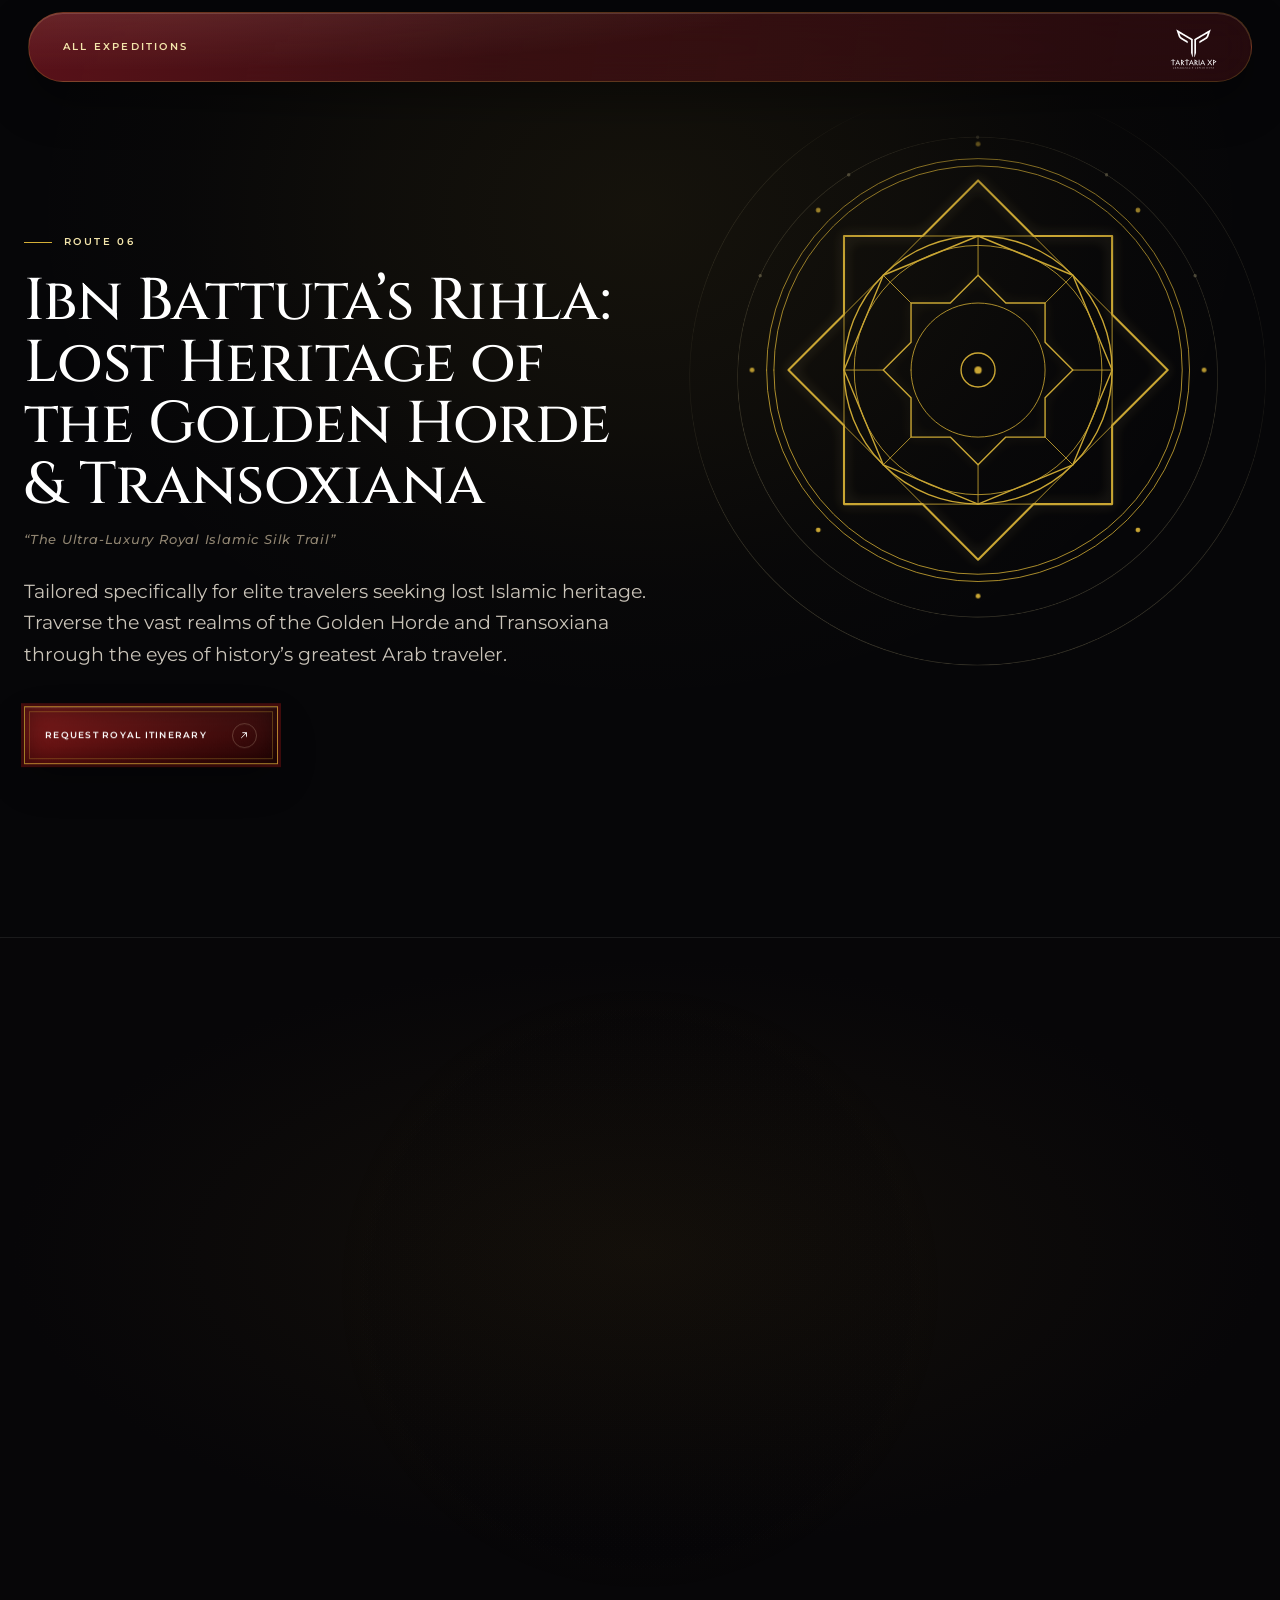
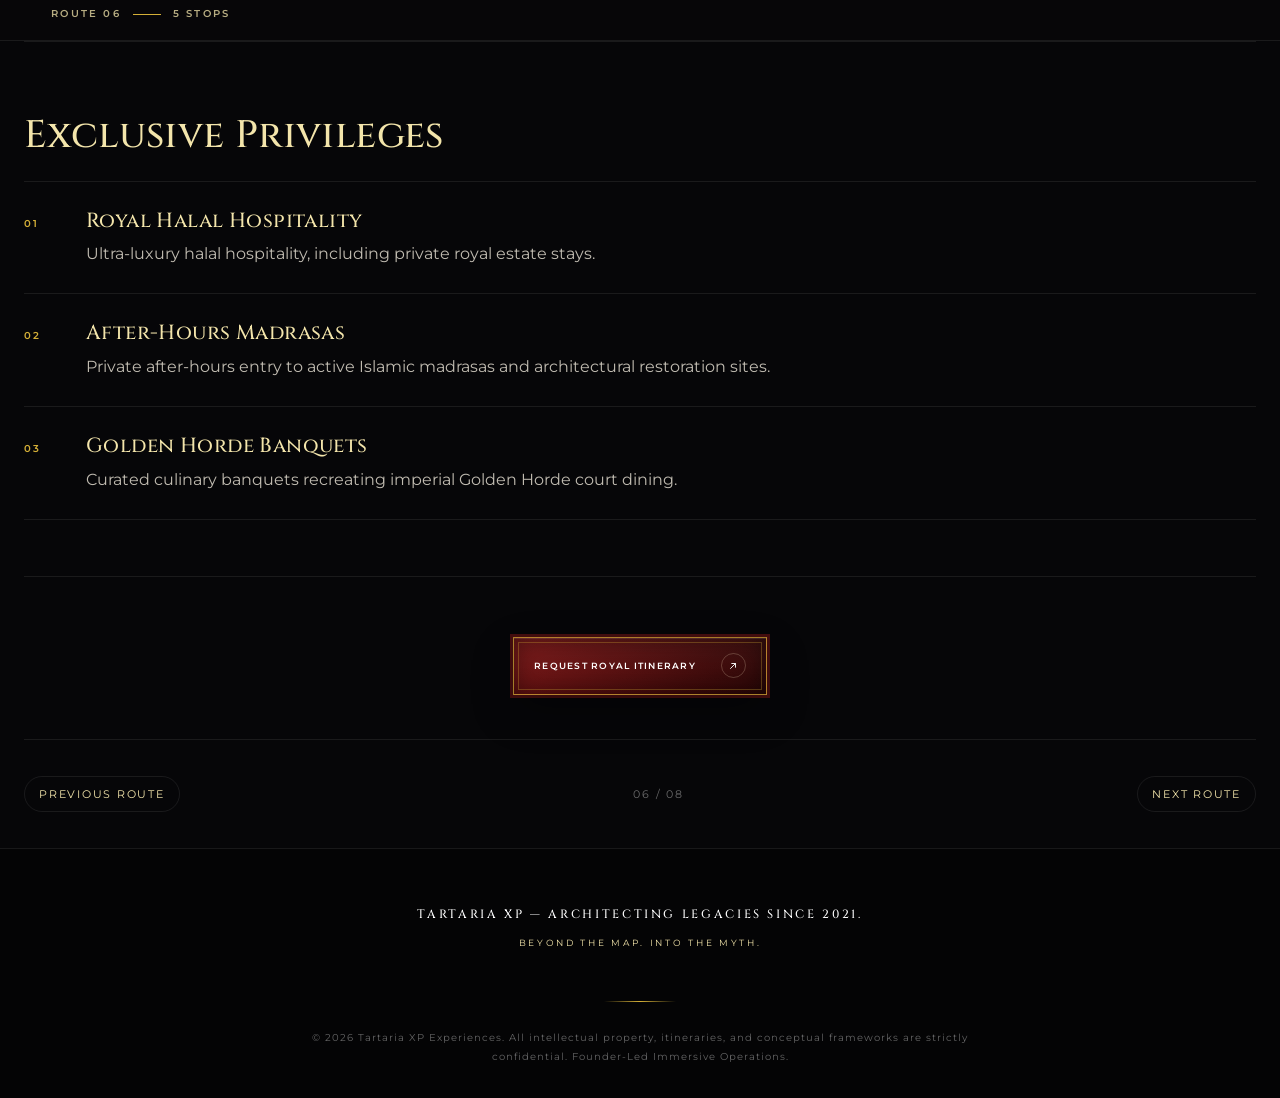
<file: ibnbattutasrihla/index.html>
<!DOCTYPE html>
<html lang="en">
<head>
  <meta charset="UTF-8" />
  <meta name="viewport" content="width=device-width, initial-scale=1.0, viewport-fit=cover" />
  <meta name="theme-color" content="#060608" />
  <title>Expedition — Tartaria XP</title>
  <link rel="preconnect" href="https://fonts.googleapis.com" />
  <link rel="preconnect" href="https://fonts.gstatic.com" crossorigin />
  <link href="https://fonts.googleapis.com/css2?family=Cinzel:wght@400;500;600;700&family=Montserrat:wght@400;500;600;700&display=swap" rel="stylesheet" />
    <script>/* pre-hide animated blocks until the scripts have set their start states (prevents the show → hide → animate flash) */
  (function(){try{if(!matchMedia("(prefers-reduced-motion: reduce)").matches){var h=document.documentElement;h.classList.add("txp-prep");setTimeout(function(){h.classList.remove("txp-prep")},4500);}}catch(e){}})();</script>
  <link rel="stylesheet" href="/styles.css?v=20261013e" />
  <link rel="stylesheet" href="/routes.css?v=20261013e" />
  <link rel="stylesheet" href="/luxury.css?v=20261013e" />
  <link rel="stylesheet" href="/art.css?v=20261013e" />
  <link rel="stylesheet" href="/sacred-svg.css?v=20261013e" />
  <link rel="stylesheet" href="/motion.css?v=20261013e" />
  <link rel="stylesheet" href="/mobile.css?v=20261013e" />
</head>
<body class="rt-page">
<svg class="svg-sprite" width="0" height="0" aria-hidden="true" focusable="false">
    <defs>
      <g id="logoArt">
        <g class="lg-icon">
          <path class="lg-wing" fill-rule="evenodd" d="M206.9 82.1 L206.9 83.6 L207.6 85.1 L208.1 87.9 L212.1 99.9 L212.1 100.6 L214.4 107.1 L214.9 107.9 L215.9 111.4 L216.4 112.1 L217.6 115.9 L217.6 116.6 L220.9 125.9 L220.9 126.6 L221.4 127.4 L222.6 131.6 L224.6 136.4 L224.6 137.1 L225.9 140.4 L225.9 141.1 L227.1 144.4 L227.1 145.1 L228.1 147.6 L228.1 148.4 L228.6 149.1 L228.9 150.6 L230.6 154.6 L231.6 157.6 L231.6 158.4 L233.9 164.6 L234.1 166.1 L234.6 166.9 L237.4 175.6 L239.6 181.1 L239.6 181.9 L244.9 197.6 L244.9 198.4 L249.1 210.9 L249.6 211.6 L249.9 213.1 L251.9 219.1 L252.4 219.9 L254.1 225.6 L254.6 226.4 L256.4 231.9 L256.9 232.6 L258.1 237.6 L259.6 241.4 L263.9 254.1 L263.9 254.9 L264.9 257.1 L265.4 259.4 L265.9 260.1 L266.6 262.9 L267.9 265.4 L267.9 265.9 L271.1 272.6 L273.9 277.4 L273.9 277.9 L276.9 284.1 L286.4 298.6 L290.4 303.9 L298.1 312.9 L308.9 323.4 L312.9 326.6 L326.4 335.9 L333.6 339.9 L340.9 344.9 L348.1 348.9 L350.1 350.4 L356.1 353.9 L356.9 354.6 L363.4 358.1 L379.4 368.1 L384.9 370.9 L390.6 374.9 L396.6 378.1 L405.6 383.9 L416.6 390.1 L420.9 393.1 L425.1 395.4 L430.9 399.1 L434.9 401.1 L437.4 402.9 L445.1 407.1 L450.1 410.4 L454.4 413.6 L465.6 419.6 L471.6 423.9 L479.4 428.1 L485.6 432.4 L487.9 433.4 L496.6 438.6 L497.9 439.1 L503.9 443.4 L505.4 444.1 L506.4 444.1 L506.9 443.4 L506.9 438.4 L507.1 438.1 L506.9 392.6 L506.6 392.1 L503.6 389.9 L499.9 387.9 L497.1 385.9 L488.9 381.4 L475.6 372.9 L469.6 369.6 L461.4 364.4 L452.9 359.6 L448.4 356.4 L443.6 353.9 L427.9 344.1 L421.9 340.9 L415.9 336.9 L404.9 330.6 L400.1 327.1 L391.9 322.6 L385.9 318.9 L384.4 317.6 L372.4 310.6 L368.9 308.1 L360.4 303.6 L346.9 294.9 L344.9 293.1 L338.9 288.9 L329.9 279.9 L322.9 271.4 L317.1 262.1 L316.1 259.9 L312.4 253.4 L309.4 245.9 L309.1 244.6 L307.4 240.9 L306.1 237.1 L304.1 229.1 L301.1 222.1 L300.4 219.1 L298.1 212.9 L298.1 212.1 L297.6 211.4 L295.1 203.9 L294.9 202.4 L294.4 201.6 L292.1 195.1 L291.9 193.6 L291.1 192.1 L289.9 187.1 L289.9 185.4 L290.4 184.9 L291.1 184.9 L295.1 186.9 L303.4 191.9 L306.1 193.1 L320.1 201.1 L326.6 205.4 L336.6 210.4 L343.1 214.9 L346.9 216.6 L347.4 217.1 L347.9 217.1 L349.6 218.4 L355.9 221.6 L358.1 223.1 L366.9 227.6 L374.1 232.6 L380.9 236.1 L392.6 243.1 L393.1 243.1 L393.6 243.6 L397.6 245.6 L405.6 250.9 L413.1 254.9 L413.6 255.4 L417.9 257.4 L420.4 259.1 L424.6 261.4 L425.9 262.4 L431.9 265.9 L434.1 266.9 L439.1 270.1 L448.1 274.9 L455.6 279.9 L458.9 281.4 L467.4 286.6 L480.6 293.9 L486.9 298.1 L490.1 299.6 L502.6 307.1 L504.4 307.9 L523.1 319.4 L530.4 323.1 L536.4 327.4 L539.9 329.1 L546.6 333.4 L549.4 334.6 L556.1 338.6 L559.4 340.1 L567.6 345.6 L571.9 347.9 L582.9 354.6 L589.9 358.4 L593.1 360.6 L594.4 361.1 L595.4 362.4 L595.4 375.4 L595.6 375.6 L595.6 402.4 L595.4 402.6 L595.4 414.1 L595.6 414.4 L595.6 423.1 L595.4 423.4 L595.4 435.9 L595.6 436.1 L595.6 468.1 L595.4 468.4 L595.4 554.4 L595.6 554.6 L595.6 562.9 L595.4 563.1 L595.4 577.1 L595.6 577.4 L595.6 613.4 L595.4 613.6 L595.4 625.1 L595.6 625.4 L595.6 637.4 L595.4 637.6 L595.4 640.4 L595.6 640.6 L595.6 673.4 L595.4 673.6 L595.4 691.6 L595.6 691.9 L595.6 699.6 L596.4 702.6 L597.9 706.4 L599.9 712.4 L599.9 713.1 L603.9 724.6 L603.9 725.4 L604.9 727.6 L604.9 728.4 L606.1 731.6 L606.6 734.1 L611.6 747.6 L611.9 749.4 L614.9 758.4 L615.6 761.6 L618.4 769.9 L619.6 772.6 L622.9 782.6 L622.9 783.4 L625.1 789.9 L625.6 790.6 L630.1 804.6 L632.9 807.6 L636.1 810.4 L638.9 812.4 L640.4 812.6 L640.9 811.4 L640.9 805.6 L641.1 805.4 L641.1 788.1 L640.9 787.9 L640.9 776.9 L641.1 776.6 L641.1 775.4 L640.9 775.1 L640.9 695.4 L641.1 695.1 L640.9 694.1 L641.1 693.6 L641.1 687.6 L640.9 687.4 L640.9 544.9 L640.6 544.6 L640.6 539.6 L640.9 539.4 L640.9 337.4 L639.9 336.1 L630.1 330.6 L624.6 326.9 L617.4 323.1 L609.6 318.1 L602.9 314.6 L593.1 308.4 L584.4 303.9 L568.1 293.6 L555.1 286.6 L552.6 284.9 L544.6 280.4 L538.4 276.4 L534.9 274.6 L529.9 271.4 L519.9 265.9 L514.4 262.1 L509.6 259.4 L508.6 259.1 L508.1 258.6 L506.4 257.9 L495.9 251.1 L486.4 245.9 L482.6 243.4 L474.6 239.1 L470.1 236.1 L462.9 232.1 L455.6 227.4 L453.9 226.6 L443.4 220.6 L431.6 213.4 L421.9 208.1 L415.4 203.9 L406.1 198.6 L400.4 194.9 L395.9 192.6 L390.1 188.9 L384.9 186.1 L380.1 183.1 L378.4 182.4 L363.4 173.1 L356.9 169.6 L348.4 164.4 L343.1 161.6 L334.4 155.9 L325.4 151.1 L318.1 146.4 L312.9 143.6 L305.4 138.9 L300.9 136.6 L293.4 131.6 L289.6 129.9 L278.1 122.9 L276.4 122.1 L269.6 117.9 L268.4 117.4 L267.1 116.4 L259.6 112.4 L249.1 105.9 L246.6 104.6 L245.4 103.6 L242.9 102.4 L237.1 98.6 L229.9 94.9 L225.9 92.1 L218.4 87.9 L215.1 85.6 L211.6 83.9 L211.1 83.4 L209.4 82.9 L208.1 82.1Z"/>
          <path class="lg-wing" fill-rule="evenodd" d="M1115.1 81.9 L1114.4 81.9 L1107.9 85.4 L1106.6 86.4 L1101.6 89.4 L1099.9 90.1 L1093.6 94.1 L1091.9 94.9 L1087.6 97.6 L1082.4 100.4 L1078.4 103.1 L1068.4 108.6 L1061.9 112.9 L1052.1 118.1 L1048.4 120.6 L1042.4 123.9 L1037.9 126.9 L1034.4 128.6 L1033.1 129.6 L1030.6 130.9 L1029.4 131.9 L1028.1 132.4 L1019.4 137.9 L1015.4 139.9 L1007.9 144.6 L1001.4 148.1 L996.1 151.6 L986.6 156.9 L980.6 160.9 L974.9 163.9 L959.9 172.9 L955.4 175.1 L948.4 179.9 L937.9 185.9 L936.1 186.6 L931.6 189.6 L921.4 195.4 L915.6 199.1 L905.4 204.9 L901.4 207.6 L893.6 211.9 L879.6 220.4 L873.4 223.6 L868.4 227.1 L858.4 232.6 L849.6 238.1 L842.1 242.1 L830.4 249.4 L826.9 251.1 L820.9 255.4 L809.4 261.4 L805.4 264.1 L797.9 268.1 L788.9 273.9 L777.9 279.9 L770.1 284.9 L759.4 290.6 L749.9 296.6 L744.4 299.6 L739.6 302.9 L729.4 308.4 L724.9 311.4 L719.6 314.1 L718.4 315.1 L712.1 318.6 L708.4 321.1 L703.4 323.6 L699.1 326.4 L696.1 327.9 L689.9 332.1 L682.4 336.1 L681.4 337.1 L681.1 337.9 L681.1 405.1 L681.4 405.4 L681.4 430.6 L681.1 430.9 L681.1 465.6 L681.4 465.9 L681.4 481.6 L681.1 481.9 L681.1 548.4 L681.4 548.6 L681.4 560.9 L681.1 561.1 L681.1 590.9 L681.4 591.1 L681.4 619.6 L681.1 619.9 L681.1 634.6 L681.4 634.9 L681.4 642.1 L681.1 642.4 L681.1 650.1 L681.4 650.4 L681.4 667.4 L681.1 667.6 L681.1 733.6 L681.4 733.9 L681.4 736.4 L681.1 736.6 L681.1 804.1 L681.4 804.4 L681.4 811.1 L681.6 811.4 L681.4 812.1 L681.9 813.1 L683.1 812.9 L686.1 810.1 L690.4 806.9 L692.4 804.9 L694.4 798.4 L694.4 797.6 L695.1 795.9 L695.4 794.1 L697.9 786.9 L697.9 786.1 L700.6 778.1 L701.1 777.4 L702.4 772.9 L703.6 770.1 L704.9 765.6 L705.6 764.1 L705.6 763.4 L707.1 759.4 L707.1 758.6 L708.4 755.4 L708.4 754.6 L709.6 751.6 L709.6 750.9 L712.4 742.9 L712.4 742.1 L712.9 741.4 L713.4 739.1 L718.6 723.4 L719.1 722.6 L720.6 717.4 L721.4 715.9 L721.4 715.1 L725.6 702.9 L725.9 701.1 L726.6 699.1 L726.6 657.9 L726.4 657.6 L726.4 653.4 L726.6 653.1 L726.6 638.4 L726.4 638.1 L726.4 618.6 L726.6 618.4 L726.6 589.6 L726.4 589.4 L726.4 573.9 L726.6 573.6 L726.6 527.4 L726.4 527.1 L726.4 519.1 L726.6 518.9 L726.6 407.1 L726.4 406.9 L726.4 401.9 L726.6 401.6 L726.6 364.6 L726.9 364.4 L726.9 362.4 L728.1 361.1 L732.1 358.9 L736.1 356.1 L749.4 348.6 L758.4 342.9 L773.1 334.6 L774.4 333.6 L776.1 332.9 L778.6 331.1 L787.1 326.4 L791.9 323.1 L800.1 318.9 L808.4 313.6 L819.9 307.1 L823.1 304.9 L836.4 297.6 L842.9 293.1 L852.6 288.1 L859.4 283.9 L862.9 282.1 L873.4 275.4 L885.1 269.4 L904.4 257.4 L909.6 254.9 L910.1 254.4 L916.9 250.9 L917.6 250.1 L922.9 246.9 L924.1 246.4 L925.9 245.1 L926.4 245.1 L927.6 244.1 L928.6 243.9 L938.9 237.6 L944.6 234.6 L954.1 228.6 L957.6 226.9 L959.9 225.4 L965.1 222.9 L969.6 219.9 L976.9 215.9 L986.1 210.1 L988.9 208.9 L995.1 205.1 L997.4 204.1 L1003.6 200.1 L1015.9 193.1 L1019.9 191.1 L1026.6 186.9 L1030.1 185.1 L1032.1 184.9 L1032.4 185.1 L1032.4 186.9 L1031.9 188.1 L1031.6 190.1 L1030.1 193.9 L1029.9 195.4 L1029.1 196.9 L1028.9 198.4 L1026.9 203.4 L1025.6 207.6 L1025.1 208.4 L1024.9 209.9 L1024.1 211.4 L1023.9 212.9 L1022.9 215.4 L1022.9 216.1 L1022.1 217.6 L1020.4 223.6 L1019.1 226.4 L1016.9 233.1 L1016.9 233.9 L1015.9 236.4 L1015.1 239.4 L1013.1 243.9 L1012.9 245.1 L1011.9 247.1 L1011.6 248.4 L1009.6 253.4 L1007.6 257.4 L1003.1 264.6 L1002.4 266.4 L998.1 272.6 L991.1 281.1 L984.4 287.9 L975.6 294.9 L969.1 298.6 L963.9 302.4 L962.6 302.9 L957.6 306.1 L954.1 307.9 L948.6 311.9 L946.4 312.9 L942.1 315.6 L940.9 316.1 L932.6 321.4 L921.6 327.6 L917.4 330.6 L914.9 331.9 L909.4 335.4 L907.6 336.1 L893.6 344.9 L888.9 347.4 L882.4 351.9 L873.9 356.4 L867.4 360.9 L861.4 364.1 L852.4 369.9 L848.4 371.9 L842.4 375.9 L841.1 376.4 L839.1 377.9 L834.9 380.1 L831.1 382.6 L824.6 386.1 L823.4 387.1 L817.6 390.4 L815.1 392.4 L815.1 394.1 L814.9 394.4 L814.9 414.6 L815.1 414.9 L814.9 415.4 L814.9 443.1 L815.4 444.1 L816.6 444.1 L818.6 443.1 L826.4 437.9 L837.1 431.9 L839.9 429.9 L844.4 427.4 L852.1 422.4 L860.4 417.9 L862.4 416.4 L863.6 415.9 L870.1 411.9 L870.9 411.1 L875.6 408.1 L883.6 403.6 L890.4 399.4 L896.9 395.9 L906.9 389.4 L908.1 388.9 L913.1 385.6 L914.9 384.9 L919.1 382.1 L921.6 380.9 L927.6 376.9 L934.6 372.9 L937.4 370.9 L944.6 367.1 L955.4 360.1 L964.6 354.9 L976.6 347.4 L982.1 344.4 L985.6 341.9 L995.9 335.9 L1002.1 331.6 L1012.1 323.9 L1017.9 318.9 L1023.9 312.9 L1029.4 306.6 L1037.4 295.9 L1041.1 289.9 L1044.1 285.9 L1045.1 283.6 L1046.9 280.9 L1046.9 280.4 L1048.9 276.6 L1048.9 276.1 L1050.9 272.4 L1050.9 271.9 L1053.1 267.6 L1053.1 267.1 L1055.1 263.1 L1056.4 259.4 L1056.9 258.6 L1059.4 250.6 L1060.1 249.1 L1060.4 247.6 L1061.1 246.1 L1061.4 244.6 L1061.9 243.9 L1062.1 242.4 L1062.6 241.6 L1064.1 237.1 L1064.1 236.4 L1066.9 228.4 L1067.1 226.9 L1068.1 224.6 L1068.1 223.9 L1069.1 221.6 L1069.1 220.9 L1069.6 220.1 L1071.1 215.1 L1072.9 210.9 L1073.1 209.4 L1074.1 207.4 L1075.1 204.4 L1075.1 203.6 L1076.1 201.6 L1076.1 200.9 L1078.1 195.4 L1078.1 194.6 L1080.1 189.1 L1080.1 188.4 L1080.9 186.9 L1081.1 185.4 L1081.9 183.9 L1083.1 180.1 L1083.1 179.4 L1083.9 177.9 L1084.4 175.6 L1084.9 174.9 L1085.1 173.4 L1085.9 171.9 L1086.1 170.4 L1088.4 164.4 L1088.4 163.6 L1091.1 157.1 L1091.4 155.6 L1092.4 153.1 L1092.6 151.4 L1094.4 146.6 L1094.4 145.9 L1095.1 144.4 L1095.1 143.6 L1096.4 140.4 L1096.4 139.6 L1096.9 138.9 L1098.1 134.9 L1098.9 133.6 L1100.9 127.1 L1100.9 126.4 L1105.4 113.1 L1106.4 111.1 L1107.1 108.1 L1110.4 98.6 L1110.4 97.9 L1111.9 93.4 L1112.4 92.6 L1112.6 91.1 L1113.4 89.6 L1114.1 86.1 L1115.4 83.1 L1115.4 82.1Z"/>
        </g>
        <g class="lg-word">
          <path fill-rule="evenodd" d="M133.4 876.9 L129.4 876.9 L129.1 876.6 L128.1 876.6 L127.9 876.9 L111.9 876.9 L110.9 877.1 L108.1 878.9 L105.4 881.1 L92.9 889.1 L89.1 892.1 L82.4 896.6 L78.9 899.4 L72.9 903.1 L69.1 906.1 L65.9 908.1 L60.4 912.4 L54.4 916.4 L53.4 917.6 L53.6 918.9 L54.6 919.6 L59.6 918.1 L62.1 916.9 L63.4 916.6 L65.4 915.6 L71.1 913.6 L76.6 911.1 L77.9 910.9 L81.9 908.9 L90.1 905.6 L94.6 903.4 L103.4 900.1 L108.9 897.4 L110.9 896.9 L111.6 897.6 L111.6 898.9 L111.9 899.1 L111.9 972.9 L111.6 973.1 L111.9 994.6 L111.6 994.9 L111.6 1024.6 L111.9 1025.6 L112.4 1026.1 L113.4 1026.4 L129.4 1026.4 L129.6 1026.1 L131.6 1025.9 L132.1 1024.9 L132.1 989.9 L132.4 989.6 L132.4 980.1 L132.1 979.9 L132.4 939.9 L132.1 939.6 L132.1 934.1 L132.4 933.9 L132.4 899.1 L132.6 898.9 L132.6 897.1 L133.1 896.6 L134.9 896.9 L140.9 899.6 L148.9 902.4 L157.4 906.1 L159.1 906.6 L164.6 909.4 L168.4 910.9 L171.1 911.6 L177.4 914.4 L179.9 915.1 L181.9 916.1 L185.4 917.1 L186.1 917.6 L190.9 918.9 L191.9 918.6 L192.4 918.1 L192.1 916.9 L190.1 915.1 L179.6 908.1 L174.9 904.4 L168.1 900.4 L161.4 895.4 L154.1 890.6 L151.4 888.4 L147.9 886.1 L146.6 885.6 L135.9 878.1Z"/>
          <path fill-rule="evenodd" d="M245.6 879.6 L245.1 879.6 L244.4 880.6 L242.9 883.6 L242.9 884.1 L241.1 887.1 L241.1 887.6 L237.9 893.9 L237.9 894.4 L231.6 907.1 L231.6 907.6 L227.6 915.9 L227.6 916.4 L225.6 919.9 L225.6 920.4 L223.6 924.1 L222.9 926.4 L219.1 933.9 L218.1 936.9 L214.6 944.1 L214.6 944.6 L210.6 952.1 L207.6 959.9 L202.9 969.1 L202.9 969.6 L201.1 973.1 L199.6 977.1 L195.4 984.6 L192.9 991.1 L188.6 999.4 L188.6 999.9 L187.9 1001.1 L186.4 1005.1 L184.9 1007.9 L184.9 1008.4 L184.4 1008.9 L184.4 1009.4 L183.1 1011.9 L181.6 1014.1 L179.9 1017.6 L176.9 1025.1 L177.4 1026.1 L178.1 1026.4 L181.1 1026.4 L181.4 1026.6 L192.1 1026.6 L192.4 1026.4 L194.1 1026.4 L195.4 1025.9 L196.1 1024.9 L198.1 1020.6 L198.1 1020.1 L204.1 1008.6 L204.1 1008.1 L206.1 1004.4 L207.9 999.9 L210.1 995.4 L211.4 994.4 L217.6 990.9 L218.4 990.1 L223.4 987.4 L228.1 984.1 L232.9 981.6 L234.6 980.4 L244.6 975.4 L246.1 975.6 L246.6 976.1 L251.4 978.4 L253.6 979.9 L260.4 983.4 L271.9 990.9 L277.1 993.9 L278.9 995.4 L281.1 1000.1 L281.9 1002.4 L284.6 1007.9 L284.6 1008.4 L285.9 1010.6 L285.9 1011.1 L287.1 1013.4 L287.1 1013.9 L289.1 1017.6 L290.9 1022.1 L292.6 1025.6 L293.1 1026.1 L293.9 1026.4 L306.6 1026.4 L306.9 1026.1 L310.6 1026.1 L311.6 1025.6 L311.6 1024.4 L305.1 1010.6 L305.1 1010.1 L302.4 1004.4 L302.4 1003.9 L296.9 992.9 L296.9 992.4 L295.9 990.6 L295.9 990.1 L293.1 984.4 L293.1 983.9 L290.4 978.9 L287.1 970.6 L285.9 968.4 L285.9 967.9 L285.4 967.4 L285.4 966.9 L282.1 960.4 L282.1 959.9 L278.9 953.1 L278.9 952.6 L275.6 946.1 L271.9 936.1 L267.9 928.6 L264.9 921.1 L259.1 909.1 L255.1 899.1 L253.9 896.9 L253.6 895.9 L253.1 895.4 L252.1 892.6 L247.9 884.1 L247.9 883.6ZM245.1 921.1 L246.6 923.1 L246.9 924.1 L251.1 932.4 L251.1 932.9 L252.9 936.1 L254.1 939.4 L254.6 939.9 L254.6 940.4 L255.9 942.6 L260.1 953.4 L267.6 969.1 L268.1 971.1 L268.6 971.9 L269.1 974.9 L268.1 975.1 L264.1 973.1 L258.9 969.9 L256.6 968.1 L250.4 964.9 L247.6 963.1 L245.6 962.1 L243.9 962.1 L243.4 962.6 L240.9 963.6 L240.4 964.1 L233.1 967.9 L223.9 973.9 L221.1 975.1 L220.1 975.1 L219.9 974.9 L219.9 973.9 L221.1 970.1 L223.6 965.4 L223.6 964.9 L228.6 954.4 L229.6 951.6 L232.9 945.4 L232.9 944.9 L234.1 942.6 L235.9 938.1 L240.1 930.1 L240.1 929.6 L242.1 925.9 L242.4 924.9 L242.9 924.4 L243.6 922.6Z"/>
          <path fill-rule="evenodd" d="M331.6 877.4 L330.9 878.6 L330.9 969.4 L330.6 969.6 L330.9 970.6 L330.9 997.1 L330.6 997.4 L330.6 1023.1 L330.9 1023.4 L330.9 1025.4 L331.6 1026.1 L332.6 1026.1 L332.9 1026.4 L343.4 1026.4 L343.6 1026.1 L348.1 1026.1 L349.4 1024.9 L349.4 996.6 L349.1 996.4 L349.4 977.9 L349.9 976.4 L350.6 975.6 L354.1 973.1 L355.1 972.9 L356.9 974.4 L359.9 978.4 L362.6 981.1 L368.6 988.6 L370.9 991.9 L374.9 996.6 L376.1 998.6 L380.6 1004.4 L386.1 1010.9 L391.9 1018.6 L394.6 1021.6 L397.9 1025.9 L399.1 1026.4 L418.4 1026.4 L418.6 1026.1 L419.9 1026.1 L420.4 1025.6 L420.4 1024.9 L418.1 1021.4 L409.1 1010.9 L407.4 1008.4 L405.1 1005.9 L400.9 999.9 L395.6 993.9 L392.4 989.4 L378.9 972.9 L375.6 968.4 L371.9 964.4 L370.1 961.4 L370.1 960.6 L372.1 958.1 L381.1 950.9 L384.1 948.9 L403.4 932.9 L408.4 929.1 L410.1 927.4 L410.4 926.9 L410.1 926.4 L407.4 923.9 L402.1 919.9 L397.1 916.6 L394.1 915.1 L380.6 905.4 L372.6 900.6 L367.6 896.9 L356.4 890.1 L351.9 886.6 L343.6 882.1 L339.9 879.4 L335.4 877.1 L332.4 877.1ZM350.4 905.4 L350.9 905.4 L353.9 906.9 L365.4 914.4 L370.4 917.1 L373.6 919.6 L381.4 924.6 L384.6 927.4 L384.6 928.1 L382.1 930.4 L374.1 936.1 L368.4 941.1 L364.4 943.9 L361.9 946.1 L351.1 953.9 L350.4 953.9 L349.9 953.4 L349.6 952.6 L349.6 950.1 L349.4 949.9 L349.4 910.4 L349.6 910.1 L349.6 907.1Z"/>
          <path fill-rule="evenodd" d="M476.1 876.6 L473.9 877.6 L471.6 879.1 L466.1 883.4 L459.9 887.1 L447.6 896.1 L443.1 898.9 L442.4 899.6 L435.9 903.9 L434.1 905.4 L429.4 908.4 L426.6 910.6 L420.1 915.1 L418.1 917.1 L418.1 918.1 L418.4 918.6 L419.6 918.9 L423.9 917.6 L426.6 916.4 L432.1 914.6 L440.1 910.9 L441.4 910.6 L442.6 909.9 L443.9 909.6 L448.9 907.6 L455.1 904.6 L462.6 901.9 L466.6 899.9 L470.9 898.4 L473.4 897.1 L474.9 896.6 L475.6 896.6 L476.1 897.1 L476.4 900.1 L476.6 900.4 L476.6 1024.1 L476.9 1024.4 L476.9 1025.4 L477.9 1026.1 L480.4 1026.1 L480.6 1026.4 L493.9 1026.4 L494.1 1026.1 L495.9 1026.1 L496.4 1025.9 L496.9 1024.6 L496.9 1003.4 L497.1 1003.1 L497.1 994.9 L496.9 994.6 L496.9 958.1 L497.1 957.9 L496.9 910.1 L497.1 909.9 L497.1 898.6 L497.4 898.4 L497.4 897.4 L497.9 896.9 L498.6 896.9 L502.6 898.1 L503.4 898.6 L513.1 902.1 L520.6 905.9 L526.1 907.6 L527.9 908.6 L529.9 909.1 L534.6 911.4 L535.9 911.6 L537.9 912.6 L539.1 912.9 L539.9 913.4 L541.1 913.6 L543.1 914.6 L549.9 916.9 L553.4 918.4 L556.6 918.6 L557.1 918.1 L557.1 917.1 L550.9 912.1 L547.4 909.9 L539.4 903.9 L526.6 895.6 L521.9 892.1 L517.1 889.1 L513.6 886.4 L506.6 882.4 L499.4 877.4 L497.1 876.6Z"/>
          <path fill-rule="evenodd" d="M604.9 879.6 L604.1 879.6 L603.6 880.1 L599.4 887.9 L595.4 898.1 L592.4 903.9 L592.4 904.4 L591.1 906.6 L591.1 907.1 L590.1 908.9 L588.1 913.9 L581.1 927.9 L580.1 930.6 L573.9 943.6 L572.1 948.1 L569.1 953.9 L569.1 954.4 L566.9 958.6 L565.1 963.1 L561.9 969.4 L561.9 969.9 L558.4 976.9 L558.4 977.4 L556.1 981.9 L556.1 982.4 L553.9 986.6 L553.9 987.1 L552.9 988.9 L552.9 989.4 L551.9 991.1 L549.9 996.1 L540.1 1015.9 L538.9 1019.1 L537.9 1020.6 L537.9 1021.1 L536.1 1024.6 L536.1 1025.6 L536.6 1026.1 L538.1 1026.1 L538.4 1026.4 L553.6 1026.4 L554.9 1025.9 L562.1 1011.1 L564.1 1006.1 L567.4 999.9 L567.4 999.4 L568.9 996.6 L569.1 995.6 L570.4 994.4 L576.4 991.1 L585.1 985.4 L595.6 979.9 L599.4 977.4 L603.1 975.4 L604.1 975.4 L609.9 978.9 L617.6 982.9 L625.9 987.9 L631.1 991.6 L635.9 994.1 L637.4 995.6 L639.9 1000.9 L639.9 1001.4 L642.9 1007.1 L644.9 1012.1 L646.9 1015.9 L649.4 1022.6 L651.4 1026.1 L652.1 1026.4 L668.1 1026.4 L668.4 1026.1 L669.6 1026.1 L670.1 1025.6 L670.1 1024.4 L669.1 1022.6 L667.9 1019.1 L663.1 1010.1 L659.1 999.9 L655.1 992.1 L655.1 991.6 L654.1 989.9 L654.1 989.4 L650.9 982.4 L650.9 981.9 L649.6 979.6 L648.9 977.4 L645.9 971.6 L645.6 970.4 L641.1 960.9 L637.9 952.6 L631.9 940.1 L629.9 934.6 L628.9 932.9 L628.6 931.6 L626.9 928.1 L626.1 925.9 L623.6 921.1 L621.4 915.4 L613.4 898.4 L612.6 895.9 L610.6 890.9 L608.6 886.9 L608.6 886.4 L607.1 883.4 L606.1 882.1 L605.4 880.1ZM603.6 920.6 L604.1 920.6 L604.6 921.1 L605.6 922.9 L605.6 923.4 L608.4 928.9 L608.4 929.4 L611.4 935.1 L612.6 938.9 L615.4 944.6 L615.4 945.1 L618.9 951.9 L621.6 959.1 L626.9 969.9 L628.4 974.4 L628.4 975.4 L628.1 975.6 L627.1 975.6 L623.6 973.9 L617.6 969.9 L612.4 966.9 L608.9 964.4 L604.1 962.1 L602.4 962.4 L598.9 964.1 L588.4 970.6 L581.1 974.6 L579.9 974.9 L579.4 974.4 L579.4 973.1 L580.6 969.4 L585.9 958.4 L588.6 951.4 L594.1 940.9 L597.1 933.1 L599.9 927.9 L601.6 923.4 L602.6 921.6Z"/>
          <path fill-rule="evenodd" d="M689.6 877.6 L689.4 879.6 L689.1 879.9 L689.1 961.6 L688.9 961.9 L688.9 971.6 L689.1 971.9 L688.9 999.9 L689.1 1000.1 L689.1 1023.9 L689.4 1024.1 L689.4 1025.6 L690.4 1026.4 L692.4 1026.4 L692.6 1026.6 L706.6 1026.6 L707.9 1025.9 L707.9 1024.4 L708.1 1024.1 L708.1 1016.9 L707.9 1016.6 L707.9 1003.4 L708.1 1003.1 L708.1 999.4 L707.9 999.1 L707.9 986.4 L708.1 986.1 L708.1 977.4 L708.4 976.6 L711.6 973.9 L712.9 973.1 L713.9 973.1 L714.9 973.9 L723.4 983.6 L729.1 991.4 L737.4 1000.9 L744.1 1010.1 L750.6 1017.6 L752.1 1019.9 L757.1 1025.9 L758.1 1026.4 L762.1 1026.4 L762.4 1026.6 L770.9 1026.6 L771.1 1026.4 L778.6 1026.4 L779.4 1026.1 L779.9 1025.6 L779.9 1025.1 L779.1 1023.9 L775.6 1019.9 L771.9 1014.6 L764.9 1006.4 L759.9 999.6 L755.1 994.4 L751.4 989.4 L742.4 978.6 L738.1 972.9 L730.6 964.1 L728.6 961.1 L728.6 960.4 L735.6 954.1 L742.9 948.4 L745.4 946.9 L751.4 942.4 L759.9 934.9 L768.9 927.9 L769.1 926.4 L766.4 923.9 L759.9 919.1 L757.1 917.6 L753.4 914.9 L745.1 909.9 L736.9 903.9 L731.4 900.9 L719.6 892.9 L714.4 889.9 L703.4 882.1 L694.9 877.4 L690.1 877.4ZM709.4 905.4 L712.9 907.1 L724.1 914.6 L733.6 920.1 L740.6 924.9 L742.9 927.1 L742.6 928.6 L739.9 931.4 L728.6 939.6 L719.1 947.1 L709.6 953.9 L708.6 952.9 L708.4 949.1 L708.1 948.9 L708.1 908.9 L708.4 908.6 L708.6 906.1Z"/>
          <path fill-rule="evenodd" d="M799.1 878.9 L798.1 879.6 L798.1 880.9 L797.9 881.1 L797.9 1025.1 L798.1 1025.9 L799.1 1026.4 L815.6 1026.4 L816.6 1025.6 L816.6 955.9 L816.9 955.6 L816.9 939.9 L816.6 939.6 L816.6 890.1 L816.9 889.9 L816.9 884.4 L816.6 884.1 L816.6 880.9 L816.1 879.4 L815.4 878.9 L810.4 878.9 L810.1 878.6Z"/>
          <path fill-rule="evenodd" d="M902.6 879.9 L902.1 880.1 L898.1 888.1 L898.1 888.6 L897.1 890.4 L894.9 896.1 L889.6 905.9 L889.6 906.4 L888.4 908.6 L884.9 917.4 L881.9 923.1 L881.9 923.6 L880.6 925.9 L878.6 930.9 L877.9 931.9 L877.6 932.9 L877.1 933.4 L873.6 940.4 L870.6 947.9 L867.9 953.1 L867.9 953.6 L866.9 955.4 L863.9 962.9 L863.1 963.9 L859.6 970.9 L859.6 971.4 L857.1 976.4 L855.6 980.4 L851.4 989.1 L850.6 991.4 L846.6 999.1 L845.4 1002.4 L838.6 1016.4 L838.6 1016.9 L835.4 1023.6 L835.4 1024.1 L834.6 1025.1 L834.6 1025.9 L835.4 1026.4 L839.1 1026.6 L839.4 1026.9 L848.4 1026.9 L848.6 1027.1 L850.9 1027.1 L851.1 1026.9 L852.9 1026.9 L853.4 1026.6 L854.1 1025.6 L855.1 1022.6 L860.9 1010.6 L863.4 1004.4 L867.6 996.1 L870.1 994.1 L883.9 986.1 L888.1 983.1 L898.1 977.9 L898.6 977.4 L902.1 975.9 L905.6 977.4 L907.9 978.9 L914.4 982.1 L915.6 983.1 L917.6 984.1 L923.1 988.1 L931.6 992.9 L935.9 996.1 L938.1 1000.1 L940.9 1007.1 L942.6 1010.4 L943.1 1012.1 L945.1 1015.9 L945.1 1016.4 L949.9 1026.4 L951.6 1026.9 L966.9 1026.9 L967.1 1026.6 L968.1 1026.6 L968.6 1026.1 L968.6 1025.1 L966.1 1018.9 L961.4 1009.6 L960.6 1007.4 L956.1 998.1 L956.1 997.6 L953.4 991.9 L953.4 991.4 L951.4 987.6 L948.9 981.1 L945.9 975.4 L945.9 974.9 L943.1 969.1 L943.1 968.6 L938.1 958.4 L938.1 957.9 L934.1 949.4 L931.1 941.9 L929.9 939.6 L927.9 934.6 L927.4 934.1 L927.1 933.1 L925.1 929.4 L922.1 921.9 L918.9 915.1 L916.9 909.6 L914.1 903.9 L914.1 903.4 L910.9 897.4 L910.9 896.9 L908.9 892.9 L908.6 891.6 L906.9 887.9 L906.9 887.4 L905.6 885.1 L905.6 884.6 L904.1 882.1 L903.6 880.6ZM902.6 921.9 L903.6 923.1 L904.9 925.6 L905.9 928.9 L909.1 935.1 L909.6 935.6 L912.6 943.1 L916.9 951.9 L919.1 957.9 L920.6 960.6 L921.1 962.4 L924.9 969.6 L926.6 975.1 L926.1 975.9 L925.4 975.9 L907.6 965.1 L903.1 962.9 L901.6 962.6 L898.1 964.1 L896.1 965.6 L890.1 968.9 L882.6 973.9 L877.6 976.4 L877.1 976.4 L876.9 976.1 L876.9 975.1 L878.9 969.6 L883.6 960.4 L883.6 959.9 L885.9 955.4 L887.9 950.1 L892.1 941.9 L892.1 941.4 L894.6 936.4 L894.6 935.9 L898.1 929.4 L898.1 928.9 L900.1 925.1 L900.1 924.6 L901.1 922.9 L902.1 921.9Z"/>
          <path fill-rule="evenodd" d="M1024.6 879.4 L1024.4 880.1 L1024.9 881.1 L1030.4 887.9 L1035.9 896.6 L1042.4 904.6 L1050.1 915.9 L1052.6 918.9 L1059.1 928.1 L1062.9 932.9 L1066.4 938.4 L1070.9 944.1 L1076.6 952.6 L1075.9 954.1 L1067.4 966.1 L1066.4 967.1 L1057.6 979.1 L1051.4 986.9 L1046.6 994.4 L1041.9 1000.1 L1032.6 1013.9 L1023.9 1025.4 L1024.1 1026.6 L1024.9 1026.9 L1032.1 1026.9 L1032.4 1027.1 L1042.4 1027.1 L1042.6 1026.9 L1045.6 1026.9 L1046.1 1026.6 L1049.1 1021.9 L1050.6 1020.1 L1054.1 1014.9 L1057.9 1010.4 L1061.9 1004.9 L1065.6 998.9 L1068.9 994.9 L1073.1 988.4 L1077.9 982.4 L1085.4 971.9 L1088.6 968.6 L1089.6 969.4 L1093.4 974.9 L1099.6 982.9 L1107.4 993.9 L1111.6 999.1 L1115.4 1005.1 L1123.6 1015.9 L1128.4 1022.9 L1131.4 1026.6 L1131.9 1026.9 L1151.9 1026.9 L1152.9 1026.6 L1153.4 1026.1 L1153.4 1025.1 L1152.4 1024.1 L1146.4 1015.4 L1143.1 1011.6 L1136.1 1001.4 L1131.1 995.1 L1126.4 987.6 L1123.6 983.9 L1121.4 981.4 L1117.9 976.1 L1114.6 972.1 L1109.9 964.9 L1102.4 955.1 L1100.9 952.4 L1103.4 948.6 L1108.1 942.6 L1113.6 933.9 L1117.1 929.9 L1121.4 923.6 L1123.9 920.6 L1136.1 903.4 L1142.4 895.6 L1151.4 882.4 L1153.1 880.4 L1153.1 879.6 L1152.1 879.1 L1148.1 879.1 L1147.9 878.9 L1134.4 878.9 L1134.1 879.1 L1132.1 879.1 L1131.6 879.4 L1129.1 882.4 L1127.6 884.9 L1125.1 887.9 L1118.6 897.1 L1114.4 902.4 L1109.1 910.1 L1100.1 921.4 L1093.6 931.1 L1090.4 934.9 L1088.9 935.9 L1085.9 933.1 L1080.1 925.1 L1077.9 921.4 L1068.1 908.9 L1064.4 903.1 L1060.4 898.4 L1053.9 888.9 L1046.6 879.6 L1045.1 878.9 L1027.1 878.9 L1026.9 879.1 L1025.1 879.1Z"/>
          <path fill-rule="evenodd" d="M1175.4 879.1 L1174.6 880.1 L1174.6 925.4 L1174.4 925.6 L1174.6 1025.9 L1175.6 1026.9 L1191.1 1027.1 L1191.4 1026.9 L1192.4 1026.9 L1193.1 1026.1 L1193.4 980.6 L1194.1 978.9 L1197.6 976.1 L1204.1 971.9 L1210.6 966.6 L1222.6 959.1 L1227.1 955.4 L1231.6 952.1 L1240.6 946.4 L1250.9 938.9 L1261.1 931.9 L1263.6 929.9 L1263.6 928.9 L1254.1 922.1 L1241.6 914.6 L1230.9 907.6 L1228.4 906.4 L1223.1 902.6 L1216.6 899.4 L1205.9 892.4 L1196.6 886.9 L1193.9 885.6 L1192.1 884.4 L1189.1 882.9 L1186.1 880.9 L1182.4 879.1ZM1194.4 904.9 L1196.1 905.1 L1201.9 908.1 L1207.4 911.4 L1211.4 914.1 L1219.6 918.4 L1231.1 926.1 L1232.4 926.6 L1235.4 928.6 L1236.1 929.6 L1234.1 931.9 L1228.4 935.6 L1222.9 939.9 L1216.9 943.6 L1215.9 944.6 L1212.6 946.6 L1208.1 950.1 L1206.6 950.9 L1199.4 956.1 L1194.9 958.9 L1193.9 957.9 L1193.6 948.9 L1193.4 948.6 L1193.6 908.9 L1193.9 908.6 L1193.9 905.6Z"/>
        </g>
        <g class="lg-tag">
          <path fill-rule="evenodd" d="M125.6 1076.4 L125.4 1077.4 L127.1 1078.4 L128.1 1079.4 L128.4 1080.1 L128.4 1104.6 L128.1 1104.9 L127.9 1107.1 L126.9 1108.1 L125.4 1108.6 L124.9 1109.1 L125.1 1109.9 L125.9 1110.1 L126.9 1109.9 L137.1 1109.9 L137.4 1110.1 L140.4 1110.1 L140.6 1109.9 L149.6 1109.9 L150.1 1109.6 L150.9 1108.1 L151.4 1104.6 L151.6 1104.4 L151.6 1102.9 L150.9 1102.1 L150.1 1102.4 L148.9 1105.1 L147.1 1106.6 L145.6 1107.4 L142.4 1107.6 L142.1 1107.9 L137.4 1107.9 L136.1 1107.4 L134.9 1106.1 L134.9 1103.6 L134.6 1103.4 L134.6 1095.1 L134.9 1094.4 L135.6 1093.6 L142.9 1093.6 L144.4 1094.9 L145.1 1096.6 L145.9 1097.4 L146.9 1097.1 L146.4 1088.6 L145.9 1088.1 L145.4 1088.1 L144.9 1088.6 L144.4 1090.1 L143.4 1091.1 L142.4 1091.4 L137.1 1091.4 L136.9 1091.1 L135.6 1091.1 L134.9 1090.4 L134.6 1089.4 L134.6 1079.4 L135.9 1078.4 L143.1 1078.4 L143.4 1078.6 L144.6 1078.6 L146.6 1079.9 L147.4 1080.9 L147.9 1082.4 L148.4 1082.9 L148.9 1082.9 L149.1 1082.6 L149.1 1077.4 L148.9 1076.9 L148.1 1076.4Z"/>
          <path fill-rule="evenodd" d="M171.1 1076.4 L170.6 1076.9 L170.6 1077.4 L171.6 1078.1 L172.9 1078.4 L175.6 1081.1 L177.1 1083.1 L180.9 1089.6 L183.4 1092.9 L183.6 1094.4 L175.6 1105.9 L173.6 1107.6 L170.9 1108.6 L170.6 1109.6 L171.4 1110.1 L180.4 1110.1 L181.1 1109.9 L181.6 1109.4 L181.4 1108.6 L179.6 1107.9 L178.9 1107.1 L178.9 1106.1 L179.9 1104.1 L182.9 1099.9 L185.1 1097.4 L185.9 1097.4 L187.1 1098.9 L191.9 1106.4 L191.9 1107.4 L190.4 1108.4 L190.1 1109.1 L190.6 1109.9 L191.6 1110.1 L203.4 1110.1 L203.9 1109.9 L204.4 1109.1 L203.9 1108.6 L201.9 1107.9 L199.4 1105.4 L191.6 1093.6 L190.6 1091.6 L190.6 1090.4 L195.1 1083.6 L199.6 1078.9 L202.9 1077.6 L203.1 1076.6 L202.9 1076.4 L192.6 1076.4 L192.1 1076.9 L192.1 1077.6 L193.9 1078.4 L194.6 1079.1 L194.6 1079.9 L189.9 1087.1 L188.6 1088.1 L187.9 1087.6 L186.4 1085.6 L182.6 1079.6 L182.6 1078.4 L184.4 1077.1 L183.9 1076.4 L183.1 1076.1 L182.1 1076.4 L180.9 1076.4 L180.6 1076.1Z"/>
          <path fill-rule="evenodd" d="M223.4 1076.4 L222.9 1076.9 L222.9 1077.4 L223.4 1077.9 L224.4 1078.1 L225.9 1079.9 L225.9 1105.1 L225.4 1107.1 L224.6 1107.9 L223.1 1108.4 L222.6 1108.9 L222.6 1109.6 L223.4 1110.1 L234.9 1110.1 L235.6 1109.9 L235.9 1108.9 L233.4 1107.9 L232.6 1106.6 L232.6 1096.9 L233.4 1096.1 L234.6 1096.1 L234.9 1096.4 L239.1 1096.4 L243.9 1094.6 L246.4 1092.9 L248.1 1090.4 L248.6 1088.6 L248.6 1087.1 L248.9 1086.9 L248.6 1084.4 L248.1 1083.4 L247.9 1081.9 L246.4 1079.6 L244.9 1078.4 L243.1 1077.4 L240.6 1076.6 L239.1 1076.6 L238.9 1076.4ZM233.6 1078.4 L236.6 1078.4 L238.9 1079.4 L240.4 1080.9 L241.6 1083.9 L241.9 1087.9 L241.1 1090.9 L238.9 1093.4 L237.1 1094.1 L233.4 1094.1 L232.6 1093.6 L232.4 1092.9 L232.4 1091.9 L232.6 1091.6 L232.4 1091.1 L232.6 1079.1Z"/>
          <path fill-rule="evenodd" d="M290.4 1076.4 L288.4 1076.1 L288.1 1076.4 L286.1 1076.4 L285.9 1076.1 L283.6 1076.1 L283.4 1076.4 L267.9 1076.4 L267.1 1076.9 L267.1 1077.4 L267.9 1078.1 L269.4 1078.6 L270.1 1079.9 L270.1 1106.4 L269.4 1107.6 L267.6 1108.4 L266.9 1109.1 L267.4 1109.9 L268.1 1110.1 L283.9 1110.1 L284.1 1109.9 L290.4 1109.9 L291.9 1109.4 L292.4 1108.6 L293.1 1106.1 L293.4 1102.9 L292.9 1102.4 L292.1 1102.4 L290.6 1104.9 L288.6 1106.9 L287.4 1107.6 L286.1 1107.6 L285.9 1107.9 L280.1 1107.9 L279.9 1107.6 L278.6 1107.6 L277.6 1107.1 L276.6 1105.6 L276.6 1095.1 L277.4 1093.9 L278.4 1093.6 L283.9 1093.6 L284.1 1093.9 L285.1 1093.9 L286.1 1094.6 L286.6 1095.4 L286.9 1096.6 L287.4 1097.1 L287.9 1097.1 L288.4 1096.1 L288.1 1095.4 L288.4 1088.9 L288.1 1088.4 L287.6 1088.1 L287.1 1088.4 L286.4 1090.1 L285.1 1091.1 L277.6 1091.1 L276.6 1089.9 L276.6 1081.9 L276.4 1081.6 L276.6 1079.4 L277.4 1078.6 L278.1 1078.4 L285.6 1078.6 L288.4 1080.1 L289.9 1082.6 L290.9 1082.9 L291.1 1082.4 L291.1 1077.9Z"/>
          <path fill-rule="evenodd" d="M312.9 1076.6 L312.6 1077.4 L314.4 1078.4 L315.6 1079.9 L315.9 1106.1 L315.6 1106.9 L314.4 1108.1 L312.9 1108.6 L312.4 1109.1 L312.4 1109.6 L313.1 1110.1 L325.4 1110.1 L326.1 1109.6 L326.1 1108.6 L325.9 1108.4 L324.4 1108.1 L322.9 1106.9 L322.4 1104.9 L322.4 1097.6 L322.6 1097.4 L322.6 1096.1 L323.1 1095.4 L324.1 1095.1 L325.4 1095.6 L326.9 1097.1 L328.1 1099.9 L330.9 1104.1 L332.9 1106.6 L335.6 1109.1 L338.6 1110.1 L341.4 1110.1 L341.6 1110.4 L344.1 1110.4 L344.9 1110.1 L345.1 1109.6 L344.9 1108.9 L342.1 1107.6 L339.9 1105.1 L332.6 1094.1 L332.6 1093.6 L333.4 1092.9 L335.1 1091.9 L336.1 1090.9 L337.6 1087.9 L337.6 1086.9 L337.9 1086.6 L337.9 1082.6 L337.6 1081.6 L336.4 1079.4 L334.1 1077.6 L330.6 1076.6 L325.9 1076.4 L325.6 1076.1 L324.4 1076.1 L324.1 1076.4 L313.4 1076.4ZM323.4 1078.4 L326.6 1078.4 L328.4 1079.1 L330.4 1080.9 L331.4 1083.6 L331.4 1088.4 L331.1 1089.1 L329.1 1091.4 L326.9 1092.4 L324.4 1092.6 L323.4 1092.4 L322.4 1091.4 L322.1 1079.6Z"/>
          <path fill-rule="evenodd" d="M362.9 1076.4 L362.4 1076.9 L362.4 1077.4 L362.9 1077.9 L364.6 1078.6 L365.6 1080.4 L365.6 1093.9 L365.4 1094.1 L365.6 1106.1 L365.4 1106.9 L364.1 1108.1 L362.4 1108.6 L361.9 1109.1 L361.9 1109.6 L362.6 1110.1 L371.6 1110.1 L371.9 1109.9 L374.6 1110.1 L375.4 1109.6 L375.1 1108.9 L373.4 1108.1 L372.1 1106.6 L372.1 1090.9 L371.9 1090.6 L371.9 1087.1 L372.1 1086.9 L372.1 1080.9 L372.4 1080.6 L372.4 1079.6 L373.4 1078.4 L374.6 1078.1 L375.4 1077.1 L374.6 1076.4Z"/>
          <path fill-rule="evenodd" d="M396.1 1076.4 L395.9 1076.6 L395.9 1077.6 L397.9 1078.6 L398.9 1080.1 L399.1 1103.9 L398.9 1104.1 L398.9 1106.6 L397.6 1108.1 L395.9 1108.6 L395.4 1109.1 L395.4 1109.6 L396.1 1110.1 L419.6 1110.1 L420.4 1109.9 L421.1 1109.1 L421.6 1105.9 L421.9 1105.6 L422.1 1103.1 L421.6 1102.4 L420.6 1102.6 L419.6 1104.4 L417.6 1106.4 L415.9 1107.4 L411.9 1107.6 L411.6 1107.9 L408.4 1107.9 L406.4 1107.4 L405.4 1106.1 L405.4 1094.9 L405.6 1094.4 L406.6 1093.6 L413.6 1093.9 L414.9 1094.6 L415.9 1096.9 L416.6 1097.4 L417.1 1096.9 L417.1 1093.6 L417.4 1093.4 L417.4 1088.6 L416.9 1088.1 L416.1 1088.1 L415.1 1090.1 L413.4 1091.1 L412.1 1091.1 L411.9 1091.4 L406.6 1091.4 L405.4 1090.6 L405.4 1088.1 L405.1 1087.9 L405.4 1079.4 L406.1 1078.6 L407.1 1078.6 L407.4 1078.4 L414.1 1078.6 L416.1 1079.4 L417.9 1081.1 L418.4 1082.4 L418.9 1082.9 L419.6 1082.9 L419.9 1082.6 L419.9 1077.6 L419.4 1076.6 L418.9 1076.4Z"/>
          <path fill-rule="evenodd" d="M441.4 1076.6 L440.9 1077.4 L441.6 1078.1 L443.1 1078.9 L445.4 1081.1 L445.9 1082.1 L445.9 1083.6 L446.1 1083.9 L445.9 1105.9 L445.6 1106.6 L444.1 1108.1 L442.1 1108.9 L441.9 1109.6 L442.1 1109.9 L449.9 1109.9 L450.1 1110.1 L451.9 1110.1 L452.6 1109.6 L452.6 1109.1 L452.1 1108.6 L449.6 1107.6 L448.9 1106.9 L448.4 1105.6 L448.4 1086.4 L449.1 1085.6 L455.9 1092.4 L457.1 1094.1 L471.6 1109.6 L472.9 1110.4 L474.1 1110.1 L474.4 1109.6 L474.4 1104.9 L474.6 1104.6 L474.4 1104.1 L474.4 1081.4 L474.9 1079.9 L476.4 1078.4 L477.4 1078.1 L477.9 1077.6 L477.9 1076.9 L476.6 1076.4 L476.1 1076.6 L470.4 1076.6 L469.6 1076.4 L468.4 1077.1 L468.4 1077.6 L468.9 1078.1 L470.4 1078.4 L471.6 1079.6 L472.1 1080.9 L472.1 1095.9 L471.9 1096.1 L471.9 1098.6 L471.4 1098.9 L464.1 1091.9 L450.1 1076.9 L449.1 1076.4Z"/>
          <path fill-rule="evenodd" d="M502.6 1080.1 L500.1 1082.9 L498.1 1086.6 L497.1 1090.6 L497.1 1092.1 L496.9 1092.4 L497.1 1096.4 L497.6 1097.6 L497.9 1099.6 L499.1 1102.6 L500.9 1105.4 L502.6 1107.1 L506.6 1109.4 L511.6 1110.6 L514.6 1110.6 L514.9 1110.9 L519.6 1110.6 L525.6 1109.1 L527.1 1109.1 L528.4 1108.6 L528.6 1108.1 L528.6 1106.4 L528.9 1106.1 L528.9 1103.9 L529.1 1103.6 L528.9 1101.9 L527.9 1101.9 L525.6 1105.1 L523.9 1106.9 L520.1 1108.6 L515.1 1108.6 L512.6 1107.9 L510.1 1106.4 L506.6 1102.6 L505.1 1099.6 L503.9 1094.4 L503.9 1090.1 L504.6 1086.9 L506.1 1083.6 L507.6 1081.6 L510.1 1079.4 L511.6 1078.6 L514.4 1077.9 L519.6 1078.1 L522.4 1079.1 L524.4 1080.4 L526.6 1082.9 L527.1 1084.4 L528.4 1084.9 L528.9 1084.4 L528.9 1078.4 L528.6 1077.6 L527.9 1077.1 L524.4 1076.9 L524.1 1076.6 L519.4 1076.1 L519.1 1075.9 L514.6 1075.9 L514.4 1076.1 L512.9 1076.1 L507.9 1077.4 L503.6 1079.4Z"/>
          <path fill-rule="evenodd" d="M549.4 1076.6 L548.9 1077.1 L548.9 1077.6 L549.6 1078.4 L550.6 1078.6 L551.9 1079.9 L552.1 1080.6 L552.1 1106.1 L551.6 1107.4 L551.1 1107.9 L549.1 1108.6 L548.6 1109.1 L548.6 1109.6 L549.1 1110.1 L552.4 1110.1 L552.6 1110.4 L573.9 1109.9 L574.6 1109.1 L575.4 1107.1 L575.4 1105.9 L575.9 1104.6 L575.9 1103.1 L575.4 1102.6 L574.9 1102.6 L574.1 1103.4 L573.6 1104.9 L572.1 1106.4 L570.4 1107.4 L567.9 1107.6 L567.6 1107.9 L563.1 1107.9 L562.9 1107.6 L560.9 1107.6 L559.4 1106.6 L558.9 1105.6 L558.9 1103.1 L558.6 1102.9 L558.9 1094.6 L559.6 1093.9 L560.4 1093.6 L566.4 1093.9 L567.1 1094.1 L568.4 1095.4 L569.1 1096.6 L569.1 1097.1 L569.9 1097.4 L570.4 1096.9 L570.4 1090.6 L570.6 1090.4 L570.4 1088.9 L569.9 1088.4 L569.4 1088.4 L568.9 1088.9 L568.9 1089.4 L568.1 1090.6 L566.6 1091.4 L559.6 1091.4 L559.1 1091.1 L558.6 1090.4 L558.6 1080.9 L558.9 1079.9 L559.9 1078.9 L560.9 1078.9 L561.1 1078.6 L567.9 1078.9 L569.9 1079.6 L571.6 1081.4 L572.1 1082.6 L572.9 1083.1 L573.6 1082.4 L573.6 1078.9 L573.1 1077.1 L572.4 1076.6 L567.4 1076.6 L567.1 1076.4 L552.4 1076.4 L552.1 1076.6 L550.1 1076.4Z"/>
          <path fill-rule="evenodd" d="M635.4 1083.6 L632.4 1084.6 L630.9 1085.6 L627.9 1088.9 L626.9 1091.1 L626.6 1093.9 L626.4 1094.1 L626.4 1096.1 L626.6 1096.4 L626.9 1098.9 L628.9 1103.1 L631.4 1105.6 L635.4 1107.1 L636.6 1107.1 L636.9 1107.4 L640.4 1107.1 L642.1 1106.6 L644.6 1105.1 L646.9 1102.9 L647.9 1101.4 L648.9 1098.9 L649.1 1096.6 L649.4 1096.4 L649.1 1093.1 L647.6 1089.1 L646.6 1087.6 L644.1 1085.4 L642.6 1084.4 L640.4 1083.6Z"/>
          <path fill-rule="evenodd" d="M702.1 1077.4 L702.1 1078.4 L703.6 1079.1 L704.6 1080.1 L705.1 1081.9 L705.1 1100.4 L704.9 1100.6 L704.9 1106.4 L704.6 1107.1 L703.4 1108.6 L701.9 1109.1 L701.4 1109.6 L701.4 1110.4 L701.9 1110.9 L711.9 1110.9 L712.1 1110.6 L713.1 1110.9 L724.6 1110.9 L724.9 1110.6 L726.1 1110.6 L727.1 1109.1 L727.1 1108.4 L727.9 1106.4 L727.9 1105.4 L728.1 1105.1 L728.1 1103.1 L727.9 1102.9 L727.1 1102.9 L726.4 1103.6 L725.6 1105.1 L723.6 1107.4 L721.4 1108.4 L713.4 1108.6 L712.1 1108.1 L711.1 1106.9 L711.1 1097.1 L711.4 1096.9 L711.4 1095.4 L711.9 1094.6 L712.4 1094.4 L717.9 1094.4 L718.1 1094.6 L719.4 1094.6 L720.1 1094.9 L721.1 1095.9 L721.6 1097.4 L722.1 1097.9 L722.9 1097.9 L723.1 1097.4 L723.1 1089.4 L722.9 1088.9 L722.1 1088.9 L721.6 1089.4 L720.9 1091.1 L719.6 1091.9 L712.6 1092.1 L711.4 1091.4 L711.1 1090.9 L711.4 1080.6 L712.4 1079.4 L720.6 1079.4 L722.6 1080.4 L723.6 1081.4 L724.4 1082.9 L724.9 1083.4 L725.6 1083.4 L725.9 1083.1 L725.9 1080.4 L725.6 1080.1 L725.6 1077.9 L725.1 1077.1 L702.6 1077.1Z"/>
          <path fill-rule="evenodd" d="M747.6 1077.4 L747.4 1078.1 L747.9 1078.6 L749.9 1079.4 L752.6 1082.4 L758.9 1091.6 L760.6 1094.9 L760.6 1095.4 L758.9 1098.4 L757.9 1099.4 L754.1 1104.9 L750.4 1108.6 L747.4 1109.6 L747.1 1110.6 L747.6 1110.9 L757.6 1110.9 L758.1 1110.6 L758.4 1109.9 L757.4 1108.9 L755.9 1108.4 L755.4 1107.4 L758.4 1102.4 L760.9 1098.9 L761.9 1097.9 L762.6 1097.9 L766.9 1104.1 L768.9 1107.6 L768.6 1108.4 L767.1 1109.6 L767.1 1110.4 L767.6 1110.9 L768.4 1111.1 L780.4 1110.9 L780.9 1110.1 L780.1 1109.4 L778.6 1108.9 L776.1 1106.4 L771.1 1097.9 L767.1 1092.4 L767.1 1090.9 L773.1 1082.4 L776.6 1079.4 L779.4 1078.6 L779.9 1077.6 L779.4 1077.1 L774.1 1077.1 L773.9 1076.9 L770.1 1076.9 L769.1 1077.1 L768.6 1077.9 L769.4 1078.6 L770.9 1079.4 L771.4 1080.6 L770.4 1082.6 L766.9 1087.9 L765.9 1088.9 L765.1 1088.9 L761.6 1084.6 L759.4 1081.1 L759.1 1079.9 L759.6 1079.1 L761.4 1078.1 L761.1 1077.1 L757.4 1076.9 L757.1 1077.1 L748.1 1077.1Z"/>
          <path fill-rule="evenodd" d="M800.1 1077.1 L799.6 1077.6 L799.6 1078.4 L801.4 1079.1 L802.9 1080.6 L802.9 1083.6 L803.1 1083.9 L803.1 1107.1 L802.1 1108.6 L800.6 1109.1 L799.9 1109.9 L799.9 1110.6 L800.1 1110.9 L802.9 1110.9 L803.1 1111.1 L812.4 1110.9 L812.9 1110.6 L812.9 1109.6 L810.9 1108.9 L809.9 1107.6 L809.9 1105.4 L809.6 1105.1 L809.6 1097.4 L810.1 1096.9 L816.9 1097.1 L819.6 1096.4 L821.6 1095.1 L824.4 1092.4 L825.4 1090.4 L825.9 1086.6 L825.1 1083.4 L823.9 1081.1 L821.9 1079.1 L818.6 1077.6 L816.4 1077.4 L816.1 1077.1ZM810.4 1079.4 L813.6 1079.4 L815.9 1080.4 L817.6 1082.4 L818.6 1085.4 L818.6 1090.1 L817.9 1092.1 L815.9 1094.4 L814.1 1095.4 L813.1 1095.4 L812.9 1095.6 L810.6 1095.4 L809.6 1094.4 L809.6 1080.1Z"/>
          <path fill-rule="evenodd" d="M845.6 1077.4 L845.4 1077.9 L846.1 1078.9 L847.6 1079.4 L848.4 1080.1 L848.9 1082.1 L848.9 1091.4 L848.6 1091.6 L848.9 1104.6 L848.6 1104.9 L848.6 1107.4 L847.4 1108.9 L845.9 1109.4 L845.4 1109.9 L845.4 1110.4 L845.9 1110.9 L848.6 1110.9 L848.9 1111.1 L869.6 1110.9 L870.4 1110.6 L871.1 1109.6 L871.1 1108.6 L872.4 1104.6 L872.4 1103.6 L871.6 1103.1 L870.4 1104.1 L869.1 1106.4 L867.9 1107.6 L865.4 1108.6 L864.1 1108.6 L863.9 1108.9 L857.4 1108.9 L856.1 1108.4 L855.1 1106.9 L855.1 1095.9 L856.1 1094.6 L856.6 1094.4 L860.4 1094.4 L860.6 1094.6 L863.6 1094.9 L865.1 1096.1 L866.1 1097.9 L866.9 1097.4 L866.9 1090.1 L866.6 1089.6 L865.9 1089.6 L864.1 1091.9 L863.1 1092.1 L856.4 1092.1 L855.6 1091.6 L855.4 1091.1 L855.4 1088.4 L855.1 1088.1 L855.1 1080.9 L855.6 1079.9 L856.4 1079.4 L863.6 1079.4 L865.9 1080.1 L867.6 1081.6 L868.1 1082.9 L868.9 1083.6 L869.4 1083.6 L869.9 1083.1 L869.6 1077.9 L868.6 1077.1 L846.4 1077.1Z"/>
          <path fill-rule="evenodd" d="M892.6 1077.4 L892.1 1078.1 L892.9 1078.9 L894.4 1079.4 L895.4 1080.4 L895.6 1081.1 L895.9 1104.1 L895.6 1104.4 L895.6 1107.4 L894.4 1108.9 L892.6 1109.4 L891.9 1110.1 L892.1 1110.9 L892.9 1111.1 L912.6 1111.1 L912.9 1110.9 L914.4 1110.9 L917.9 1109.9 L921.4 1108.1 L923.1 1106.9 L924.9 1105.1 L926.1 1103.4 L927.9 1099.4 L928.1 1097.4 L928.6 1096.1 L928.6 1091.9 L927.9 1088.6 L926.6 1085.6 L925.6 1084.1 L923.1 1081.6 L920.9 1079.9 L918.4 1078.6 L914.6 1077.6 L909.6 1077.4 L909.4 1077.1ZM903.4 1079.4 L910.6 1079.6 L912.6 1080.1 L915.1 1081.4 L918.6 1084.6 L920.6 1088.4 L921.4 1091.6 L921.6 1095.6 L920.4 1100.9 L919.1 1103.4 L917.1 1106.1 L915.6 1107.4 L913.1 1108.6 L912.4 1108.6 L911.4 1109.1 L909.6 1109.1 L909.4 1109.4 L905.9 1109.1 L903.4 1107.9 L902.4 1106.4 L902.4 1102.4 L902.1 1102.1 L902.1 1083.4 L902.4 1083.1 L902.4 1080.4Z"/>
          <path fill-rule="evenodd" d="M949.4 1077.4 L949.1 1078.4 L951.6 1079.9 L952.4 1081.9 L952.4 1106.4 L951.9 1108.1 L950.9 1109.1 L949.1 1109.9 L948.9 1110.4 L949.4 1110.9 L951.9 1110.9 L952.1 1111.1 L959.9 1111.1 L960.1 1110.9 L962.1 1110.9 L962.6 1110.4 L962.6 1109.9 L961.6 1109.1 L960.4 1108.9 L959.4 1107.9 L959.1 1106.9 L959.1 1080.6 L960.1 1079.4 L961.6 1078.9 L962.1 1078.4 L962.1 1077.9 L961.4 1077.4 L960.4 1077.6Z"/>
          <path fill-rule="evenodd" d="M1011.4 1076.9 L1008.6 1077.6 L987.4 1077.6 L987.1 1077.9 L985.9 1077.9 L984.4 1077.1 L983.4 1077.1 L982.6 1077.6 L981.9 1079.6 L981.6 1082.9 L981.4 1083.1 L981.4 1083.6 L981.9 1084.1 L982.9 1083.4 L982.9 1082.9 L983.9 1081.6 L985.1 1080.6 L987.4 1079.9 L991.9 1079.9 L992.9 1080.1 L993.6 1081.1 L993.6 1106.4 L993.4 1106.6 L993.4 1107.6 L992.9 1108.4 L991.9 1109.1 L989.6 1109.9 L989.4 1110.1 L989.6 1110.9 L990.1 1111.1 L995.6 1111.1 L995.9 1110.9 L1003.6 1110.9 L1003.9 1110.6 L1003.6 1109.9 L1001.4 1108.9 L1000.6 1108.1 L1000.1 1106.9 L1000.1 1100.6 L999.9 1100.4 L999.9 1097.1 L1000.1 1096.9 L1000.1 1083.1 L1000.4 1082.9 L1000.1 1081.6 L1000.4 1080.9 L1001.4 1080.1 L1006.6 1080.1 L1008.9 1081.1 L1009.9 1082.1 L1010.4 1083.6 L1011.1 1084.4 L1011.6 1084.4 L1012.4 1083.1 L1012.4 1081.9 L1012.1 1081.6 L1012.1 1077.6Z"/>
          <path fill-rule="evenodd" d="M1031.6 1077.4 L1031.1 1077.6 L1031.1 1078.6 L1032.9 1079.6 L1033.9 1080.6 L1034.4 1081.9 L1034.6 1098.6 L1034.4 1098.9 L1034.4 1107.1 L1033.9 1108.4 L1033.1 1109.1 L1031.6 1109.6 L1031.1 1110.4 L1031.4 1110.9 L1044.1 1111.1 L1044.6 1110.9 L1044.6 1109.9 L1042.4 1108.9 L1041.4 1107.4 L1041.4 1104.6 L1041.1 1104.4 L1041.1 1086.6 L1041.4 1086.4 L1041.4 1081.6 L1041.6 1080.9 L1042.6 1079.6 L1044.4 1079.1 L1044.9 1078.6 L1044.9 1077.9 L1044.1 1077.4 L1040.9 1077.4 L1040.6 1077.6 L1037.6 1077.6 L1037.4 1077.4 L1032.9 1077.6 L1032.6 1077.4Z"/>
          <path fill-rule="evenodd" d="M1078.4 1077.4 L1075.1 1078.4 L1071.9 1080.1 L1067.9 1083.9 L1066.4 1086.1 L1065.4 1088.4 L1064.9 1091.9 L1064.6 1092.1 L1064.6 1095.9 L1064.9 1096.1 L1064.9 1098.4 L1065.4 1100.4 L1066.9 1103.6 L1068.9 1106.4 L1071.1 1108.4 L1074.4 1110.4 L1077.4 1111.4 L1080.4 1111.6 L1080.6 1111.9 L1085.6 1111.9 L1085.9 1111.6 L1087.4 1111.6 L1090.6 1110.9 L1093.1 1109.6 L1095.9 1107.6 L1098.6 1104.6 L1100.1 1101.9 L1101.4 1096.6 L1101.4 1091.9 L1100.1 1086.9 L1097.9 1082.9 L1095.1 1080.1 L1092.1 1078.4 L1090.6 1078.1 L1089.6 1077.6 L1084.4 1077.1 L1084.1 1076.9ZM1080.1 1079.1 L1084.6 1079.1 L1086.4 1079.6 L1088.9 1081.1 L1090.1 1082.4 L1091.9 1084.9 L1092.9 1087.1 L1093.9 1090.9 L1094.1 1098.4 L1092.9 1102.9 L1091.4 1105.6 L1089.4 1107.9 L1087.4 1109.1 L1084.6 1109.9 L1080.4 1109.6 L1077.4 1107.9 L1075.1 1105.6 L1073.1 1102.1 L1072.1 1098.9 L1072.1 1097.6 L1071.6 1095.9 L1071.6 1090.9 L1071.9 1090.6 L1072.4 1087.1 L1073.4 1084.6 L1075.9 1081.1 L1078.9 1079.4 L1079.9 1079.4Z"/>
          <path fill-rule="evenodd" d="M1120.9 1077.9 L1120.9 1078.9 L1122.9 1080.1 L1125.1 1082.9 L1125.6 1084.4 L1125.6 1086.1 L1125.9 1086.4 L1125.6 1106.6 L1125.1 1107.9 L1124.1 1108.9 L1122.1 1109.6 L1121.6 1110.1 L1121.6 1110.9 L1122.4 1111.4 L1124.4 1111.4 L1124.6 1111.1 L1131.6 1111.1 L1132.1 1110.9 L1131.9 1109.9 L1131.1 1109.9 L1129.6 1109.1 L1128.6 1108.1 L1128.1 1107.1 L1128.1 1103.6 L1127.9 1103.4 L1127.9 1100.9 L1128.1 1100.6 L1128.1 1087.9 L1128.9 1087.1 L1134.6 1092.6 L1152.4 1111.4 L1152.9 1111.6 L1153.9 1111.4 L1154.4 1110.6 L1154.4 1108.1 L1154.6 1107.9 L1154.6 1102.1 L1154.4 1101.9 L1154.6 1082.4 L1155.1 1080.6 L1155.9 1079.9 L1157.6 1079.1 L1157.9 1078.1 L1157.1 1077.6 L1149.6 1077.6 L1148.4 1078.4 L1148.6 1079.1 L1150.6 1079.9 L1151.9 1081.4 L1151.9 1083.1 L1152.1 1083.4 L1152.1 1096.6 L1151.9 1096.9 L1151.9 1098.9 L1151.1 1099.9 L1146.9 1096.1 L1142.6 1090.9 L1130.1 1078.1 L1128.6 1077.4 L1121.4 1077.6Z"/>
          <path fill-rule="evenodd" d="M1191.4 1077.1 L1189.1 1077.1 L1188.9 1076.9 L1186.6 1077.1 L1182.1 1078.6 L1180.6 1079.6 L1178.9 1081.9 L1178.9 1082.4 L1178.1 1083.6 L1177.9 1084.6 L1177.9 1088.9 L1178.9 1091.4 L1180.9 1093.9 L1183.4 1095.6 L1185.4 1096.4 L1189.6 1098.6 L1192.4 1100.9 L1193.1 1102.4 L1193.1 1103.6 L1193.4 1103.9 L1193.4 1105.4 L1192.9 1107.4 L1191.6 1108.9 L1189.6 1109.9 L1185.6 1109.9 L1182.4 1108.1 L1180.4 1106.1 L1179.1 1104.1 L1178.6 1102.6 L1177.9 1102.4 L1177.1 1102.9 L1177.1 1109.4 L1177.6 1110.4 L1178.6 1110.9 L1180.9 1111.1 L1182.1 1111.6 L1185.4 1111.9 L1185.6 1112.1 L1190.1 1111.9 L1192.4 1111.1 L1195.9 1109.1 L1198.1 1106.4 L1198.9 1103.1 L1198.9 1100.9 L1198.6 1100.6 L1198.4 1098.6 L1197.6 1096.9 L1195.1 1094.1 L1193.6 1093.1 L1188.4 1090.6 L1186.1 1089.1 L1184.1 1087.1 L1183.4 1085.1 L1183.6 1082.6 L1184.1 1081.4 L1186.1 1079.6 L1188.1 1079.1 L1190.1 1079.4 L1192.6 1080.4 L1194.4 1082.1 L1195.6 1084.6 L1196.1 1085.1 L1196.6 1085.1 L1197.1 1084.4 L1196.9 1078.9 L1196.4 1078.4Z"/>
        </g>
      </g>
    </defs>
  </svg>
  <header class="rt-top"><a href="/#expeditions">All expeditions</a><a class="rt-logo" href="/" aria-label="Tartaria XP"><svg viewBox="40 70 1236 1055" aria-hidden="true"><use href="#logoArt" /></svg></a></header>
  <main id="rt"></main>

  <div class="rt-modal" id="rtM" hidden>
    <form id="rtF" novalidate>
      <button type="button" class="rt-x" id="rtX" aria-label="Close">×</button>
      <h3 id="rtH"></h3><small id="rtS"></small>
      <label class="field"><span>Name</span><input type="text" id="fName" autocomplete="name" /></label>
      <label class="field"><span>Direct Contact (Phone / Email)</span><input type="text" id="fContact" /></label>
      <label class="field"><span>Proposed Dates</span><textarea id="fDates" rows="2"></textarea></label>
      <p class="qerr" id="rtE" role="alert"></p>
      <button type="submit" class="luxury-button qform-btn"><span>Send via WhatsApp</span><b aria-hidden="true"><svg viewBox="0 0 12 12" focusable="false" aria-hidden="true"><path d="M3 9 9 3M4.5 3H9v4.5"/></svg></b></button>
    </form>
  </div>

  <footer class="footer">
    <div class="container">
      <p class="footer__statement">TARTARIA XP — ARCHITECTING LEGACIES SINCE 2021.</p>
      <p class="footer__sub">Beyond the map. Into the myth.</p>
      <div class="helios" id="heliosWrap" aria-hidden="true"><svg id="helios-sun" viewBox="79 64 1094 553" focusable="false"><path fill="#D4AF37" fill-rule="evenodd" d="M883 608C879 609 874 610 870 611C866 612 858 614 858 615C858 616 865 616 869 616C873 616 878 616 882 616C887 616 891 616 895 616C900 616 904 616 909 616C913 616 919 616 922 616C924 616 924 614 922 613C919 612 913 611 909 610C905 609 900 608 896 608C892 608 887 608 883 608ZM642 69C642 69 637 76 634 80C632 83 629 87 627 90C625 94 622 98 620 102C618 105 616 109 614 113C612 117 610 121 608 124C606 128 605 132 603 137C602 141 600 145 599 149C598 153 598 157 597 162C596 166 596 170 596 175C596 179 597 183 598 187C599 192 599 196 601 200C602 204 604 208 605 212C607 216 609 220 611 224C612 228 614 232 616 236C617 240 618 245 618 249C618 253 619 257 618 262C617 266 615 270 613 274C611 278 609 281 606 285C604 288 601 292 598 295C596 298 593 302 590 305C588 309 585 312 583 316C581 320 580 324 578 328C577 332 576 336 575 341C574 345 574 349 574 354C574 358 574 362 575 367C576 371 577 375 578 379C579 383 583 388 582 391C582 395 578 398 575 400C572 402 566 403 562 403C558 403 554 400 551 398C547 396 543 393 541 390C538 387 535 383 533 380C531 376 529 372 528 368C527 363 526 359 526 355C526 350 527 346 528 342C529 338 530 333 531 329C532 325 533 321 534 317C535 312 536 308 536 304C536 299 536 295 535 291C534 287 532 282 531 279C529 275 526 271 524 267C521 264 518 261 515 257C512 254 509 252 506 249C503 246 499 243 496 240C493 237 490 234 487 231C484 228 481 225 478 221C476 218 473 214 471 210C469 207 467 203 466 199C464 195 462 191 461 186C460 182 460 178 459 174C458 169 458 165 458 161C458 156 458 152 458 148C458 143 460 136 459 135C459 134 457 138 455 142C454 145 452 150 451 154C449 158 448 162 447 166C446 170 446 175 445 179C444 183 444 188 444 192C444 196 445 201 445 205C446 209 447 213 448 218C449 222 451 226 453 230C454 234 457 237 459 241C461 245 464 248 467 251C470 255 473 258 476 261C479 264 482 267 485 270C487 274 490 277 491 281C493 285 495 289 496 294C497 298 496 302 496 307C496 311 494 315 493 319C492 323 490 327 489 332C488 336 486 340 485 344C484 348 483 352 483 357C483 361 483 365 483 370C484 374 485 378 486 382C487 387 489 391 491 395C492 398 494 402 497 406C499 409 503 412 505 416C507 420 508 424 507 427C505 430 500 433 496 434C492 435 487 435 483 434C479 433 475 431 471 429C467 427 464 424 460 421C457 419 454 416 451 413C448 410 445 406 443 402C441 398 439 394 438 390C436 386 435 382 434 378C433 374 433 369 432 365C431 361 431 357 430 352C429 348 428 344 427 340C426 336 424 332 422 328C420 324 418 320 415 317C412 314 409 310 406 308C402 305 399 303 395 300C391 298 387 296 383 294C380 293 376 291 372 289C368 287 364 286 360 284C356 282 352 280 348 278C345 276 341 273 338 270C334 268 331 265 328 262C325 259 322 256 319 252C316 249 314 246 311 242C309 239 306 235 304 231C302 227 300 224 298 220C296 216 294 212 292 208C290 204 287 197 287 196C286 196 286 201 287 205C287 208 288 213 289 217C290 222 291 226 292 230C293 234 294 239 296 243C297 247 298 251 300 255C301 259 303 263 305 267C307 271 309 275 311 278C313 282 316 286 318 289C321 292 324 296 327 298C330 301 334 304 338 306C341 308 345 310 349 312C353 314 357 316 361 318C365 320 368 323 371 325C375 328 378 331 380 335C383 338 385 342 386 346C388 350 389 355 390 359C391 363 392 367 392 372C392 376 392 380 392 385C392 389 393 393 394 397C395 402 396 406 397 410C398 414 400 418 402 422C404 426 406 430 409 433C411 437 414 440 417 443C420 446 423 449 426 452C430 455 433 458 437 460C440 462 446 463 448 466C451 469 452 473 451 476C450 480 446 484 442 486C439 488 434 489 430 489C426 489 421 489 417 488C413 487 409 486 405 484C401 483 397 481 393 479C389 476 386 474 383 471C380 468 377 464 375 460C373 457 371 453 369 449C367 445 365 441 363 437C361 433 359 429 357 426C355 422 353 418 350 415C347 412 344 408 341 406C337 403 333 401 329 399C325 397 321 396 317 395C313 394 309 393 304 393C300 393 296 393 291 393C287 393 283 393 278 393C274 393 270 393 265 393C261 393 257 392 252 391C248 390 244 389 240 388C236 387 232 385 228 383C224 381 220 379 217 377C213 374 209 372 206 369C203 366 199 364 196 361C193 358 190 355 187 352C184 349 180 344 178 342C176 340 173 337 173 339C173 340 177 346 179 350C181 354 183 358 185 362C187 366 189 369 191 373C194 377 196 380 199 384C202 387 204 391 207 394C210 397 213 400 217 403C220 405 223 408 227 411C230 413 234 415 238 417C242 419 246 420 250 421C255 423 259 423 263 424C267 425 272 425 276 425C280 425 285 425 289 426C293 427 298 428 301 430C305 431 309 434 312 436C316 439 318 443 321 446C323 450 325 454 327 458C328 462 330 466 331 470C333 474 334 478 336 482C338 486 340 490 342 494C344 497 347 501 350 504C353 507 356 510 360 513C363 515 367 518 371 520C374 522 378 523 382 525C387 526 391 527 395 528C399 529 405 528 408 530C411 532 415 534 415 538C415 541 413 547 411 550C408 553 404 555 400 556C396 558 392 559 388 560C383 561 379 562 375 562C371 562 366 561 362 560C358 560 353 559 349 557C345 555 342 553 338 551C334 549 331 546 328 543C324 540 321 537 318 534C315 531 312 528 309 526C305 523 302 520 298 518C294 516 290 514 286 513C282 511 278 510 274 509C269 509 265 508 261 508C256 508 252 509 248 510C244 510 239 512 235 513C231 514 227 516 223 517C219 519 215 520 211 522C207 523 203 525 198 526C194 527 190 528 186 528C181 529 177 530 173 530C169 530 164 530 160 530C156 529 151 529 147 528C143 527 138 526 134 525C130 524 126 523 122 522C118 520 114 519 110 517C106 515 102 514 98 512C94 510 87 506 86 506C85 506 89 510 92 512C95 515 98 518 102 521C105 523 109 526 112 529C116 531 119 534 123 536C126 538 130 540 134 542C138 544 142 546 146 548C150 549 154 551 158 552C162 553 167 554 171 555C175 555 179 556 184 556C188 556 192 556 197 556C201 556 205 555 210 554C214 554 218 553 222 552C227 551 231 549 235 549C239 548 244 547 248 547C252 547 256 548 261 549C265 550 269 552 273 554C276 556 280 559 283 562C286 565 290 567 293 571C296 574 298 577 301 580C304 583 308 586 311 589C314 591 318 594 322 596C326 598 330 600 334 601C338 603 342 604 346 605C350 606 355 607 359 607C363 607 368 607 372 607C376 607 381 606 385 605C389 604 395 601 397 603C400 604 399 612 402 614C405 616 410 616 414 616C418 616 423 616 427 616C431 616 437 616 439 614C441 611 439 605 439 601C440 597 440 592 441 588C442 584 442 579 443 575C444 571 446 567 447 563C448 559 449 554 451 550C452 546 454 542 456 538C458 535 460 531 462 527C464 523 466 519 468 516C471 512 473 508 476 505C478 502 481 498 484 495C487 492 490 488 493 485C496 482 499 479 502 477C506 474 509 471 512 468C516 466 519 463 523 461C527 459 530 456 534 454C538 452 542 450 546 448C550 446 554 445 558 443C562 441 566 440 570 439C574 437 578 436 582 435C587 434 591 433 595 432C599 432 604 431 608 430C612 430 616 429 621 429C625 429 629 429 634 429C638 429 642 430 647 430C651 430 655 431 660 432C664 432 668 433 672 434C676 435 681 436 685 438C689 439 693 440 697 442C701 444 705 445 709 447C713 449 717 451 721 453C724 455 728 457 732 460C735 462 739 465 742 467C746 470 749 473 752 476C755 479 758 482 761 485C764 488 767 491 770 494C773 498 776 501 778 505C781 508 783 512 785 516C788 519 790 523 792 527C794 531 796 535 798 539C799 542 801 546 803 551C804 555 805 559 807 563C808 567 809 571 810 575C811 580 812 584 812 588C813 592 814 597 814 601C814 605 812 611 814 614C816 616 822 616 826 616C830 616 835 616 839 616C843 616 850 617 852 615C853 613 849 607 849 603C849 599 850 594 853 591C855 587 859 584 862 581C865 579 869 576 873 574C876 572 880 570 885 569C889 568 893 567 897 566C902 566 906 566 910 567C914 567 919 568 923 569C927 570 931 572 935 573C939 575 943 576 947 578C951 579 956 581 960 582C964 583 968 584 973 584C977 584 981 584 986 584C990 584 994 583 998 582C1003 581 1007 580 1011 578C1015 576 1018 574 1022 572C1026 569 1029 567 1032 564C1036 561 1039 558 1042 556C1046 553 1049 550 1052 547C1056 545 1059 542 1063 540C1067 538 1071 536 1075 534C1079 533 1083 531 1087 530C1091 529 1095 528 1100 527C1104 526 1108 526 1113 526C1117 526 1121 526 1126 526C1130 526 1134 526 1139 527C1143 527 1147 528 1151 529C1156 529 1163 531 1164 531C1165 531 1162 529 1159 528C1157 526 1151 524 1147 523C1143 521 1139 520 1135 519C1131 517 1127 516 1123 515C1118 514 1114 513 1110 512C1106 512 1101 511 1097 511C1093 510 1088 510 1084 510C1080 510 1075 510 1071 510C1067 511 1063 511 1058 512C1054 513 1050 514 1046 516C1042 517 1038 519 1034 521C1030 523 1027 526 1023 528C1019 530 1016 533 1012 535C1009 538 1005 540 1001 541C996 542 992 543 988 543C983 543 979 543 975 542C971 541 966 540 962 538C958 537 954 535 951 533C947 531 943 529 939 528C935 526 931 524 927 523C923 521 918 520 914 520C910 519 906 519 901 519C897 519 892 519 888 519C884 520 880 521 876 522C871 523 867 525 863 527C859 528 856 531 852 533C848 535 844 540 841 540C838 539 834 534 833 531C831 527 830 522 831 518C831 514 833 510 835 506C837 502 840 499 842 495C845 492 848 489 852 486C855 483 859 481 862 479C866 477 870 475 874 474C879 473 883 472 887 472C891 472 896 472 900 472C904 472 909 472 913 472C917 472 922 472 926 472C930 472 935 471 939 470C943 469 947 468 951 467C955 465 959 463 963 461C967 459 970 456 973 453C976 450 979 447 982 443C985 440 987 436 989 433C992 429 994 425 997 422C999 418 1002 415 1005 412C1007 408 1010 405 1014 402C1017 399 1020 397 1024 394C1028 392 1031 390 1035 388C1039 386 1043 384 1047 383C1051 381 1056 380 1060 379C1064 378 1068 377 1072 377C1077 376 1082 375 1085 375C1088 374 1091 374 1089 373C1088 372 1081 372 1077 371C1072 371 1068 370 1064 370C1059 370 1055 370 1051 370C1046 370 1042 371 1038 371C1034 372 1029 372 1025 373C1021 374 1017 375 1013 377C1008 378 1004 380 1000 382C997 383 993 386 989 388C986 390 982 393 979 396C976 399 973 402 970 405C967 408 964 412 961 415C958 418 955 421 951 423C947 425 943 428 939 429C935 430 931 431 927 431C922 431 918 431 914 431C909 431 905 430 901 430C896 429 892 429 888 429C883 429 879 429 875 429C870 430 866 431 862 432C858 433 854 434 850 436C846 437 842 439 838 442C834 444 831 446 827 449C824 451 821 454 818 457C815 461 813 465 810 468C807 470 803 474 800 473C797 473 793 468 791 464C789 460 787 456 787 452C787 448 788 443 789 439C790 435 791 431 793 427C795 423 797 419 799 415C802 412 804 408 807 405C810 402 814 399 817 397C821 394 825 392 829 390C832 389 837 387 841 385C845 384 849 383 853 381C857 379 861 378 865 376C869 374 872 371 876 369C879 366 882 364 886 360C889 357 892 354 894 351C897 347 899 343 901 339C902 336 904 332 905 327C907 323 908 319 909 315C910 311 911 307 913 303C914 298 916 294 918 290C919 286 921 283 924 279C926 275 928 272 931 268C934 265 937 262 940 258C943 255 946 252 949 249C952 246 955 244 959 241C962 238 966 236 969 233C973 230 976 228 980 226C983 223 987 221 991 218C994 216 1001 212 1002 212C1002 211 995 213 992 214C988 215 983 217 979 219C975 220 971 222 967 223C963 225 959 226 955 228C951 230 947 232 943 234C940 235 936 238 932 240C928 242 924 244 921 246C917 249 914 251 910 254C907 257 904 260 901 263C898 266 895 270 893 273C890 277 888 280 886 284C884 288 882 292 881 296C879 300 878 304 876 308C874 312 872 316 870 320C868 323 865 327 862 330C859 333 856 336 852 338C848 340 844 342 840 343C836 345 832 346 828 347C823 348 819 349 815 350C811 351 806 352 802 354C798 355 794 357 790 359C787 361 783 363 779 365C776 368 773 371 769 374C766 377 764 380 761 384C759 387 756 391 754 395C752 398 750 402 748 406C747 410 747 416 745 419C742 421 738 421 734 420C731 419 726 417 723 414C720 411 719 407 718 403C716 399 715 394 715 390C715 386 715 381 716 377C717 373 718 368 720 365C722 361 724 357 727 353C729 350 732 347 735 344C739 341 742 338 745 336C749 333 752 330 756 327C759 324 762 321 764 318C767 314 769 311 771 307C773 303 774 299 775 294C776 290 777 286 777 282C777 277 777 273 777 269C776 264 776 260 775 256C774 251 774 247 773 243C773 239 772 234 772 230C772 226 772 221 772 217C772 213 773 208 774 204C775 200 776 196 778 192C780 188 782 184 784 180C786 177 789 173 791 170C794 166 797 163 800 160C802 156 806 153 809 150C812 148 817 143 817 143C816 143 809 146 805 148C801 150 797 152 793 154C790 156 786 159 782 161C779 164 775 166 772 169C769 172 766 175 763 178C760 181 757 185 755 188C752 192 750 196 749 200C747 204 746 208 745 212C744 216 743 221 742 225C742 229 742 234 742 238C742 242 743 246 743 251C743 255 743 259 743 264C743 268 742 272 741 277C740 281 739 285 736 289C734 292 731 296 728 299C725 302 722 304 718 307C715 309 711 311 707 314C704 316 700 319 697 322C694 324 690 328 688 331C685 334 682 338 680 341C678 345 676 349 675 353C673 357 672 361 671 366C670 370 669 374 669 378C669 383 671 388 670 391C668 394 663 396 659 396C656 397 650 396 647 394C643 392 640 389 637 386C635 382 632 378 631 375C629 371 627 367 626 363C625 358 624 354 624 350C624 345 625 341 626 337C627 333 629 329 631 325C633 321 635 317 637 314C640 310 642 307 644 303C647 299 649 295 651 291C652 287 654 284 656 279C657 275 658 271 658 267C658 262 658 258 658 254C658 249 657 245 655 241C654 237 652 233 651 229C649 225 647 221 644 217C642 214 640 210 638 206C636 202 634 198 632 195C630 191 629 187 627 183C626 178 625 174 624 170C623 166 622 161 622 157C622 153 622 149 622 144C622 140 623 136 623 131C624 127 625 123 626 119C627 114 628 110 629 106C630 102 631 98 633 94C634 89 636 85 637 81C639 77 642 69 642 69Z"/></svg></div>
      <span class="gold-rule" aria-hidden="true"></span>
      <p class="footer__copy">© 2026 Tartaria XP Experiences. All intellectual property, itineraries, and conceptual frameworks are strictly confidential. Founder-Led Immersive Operations.</p>
    </div>
  </footer>

  <script src="https://cdn.jsdelivr.net/npm/gsap@3.13.0/dist/gsap.min.js"></script>
  <script>window.ROUTE_N=6;</script>
  <script src="/routes.js?v=20261013e"></script>
  <script src="/luxury.js?v=20261013e"></script>
  <script src="/atlas-data.js?v=20261013e"></script>
  <script src="/atlas.js?v=20261013e"></script>
  <script src="/tour.js?v=20261013e"></script>
  <script src="/art.js?v=20261013e"></script>
  <script src="/sacred-svg.js?v=20261013e"></script>
</body>
</html>
</file>
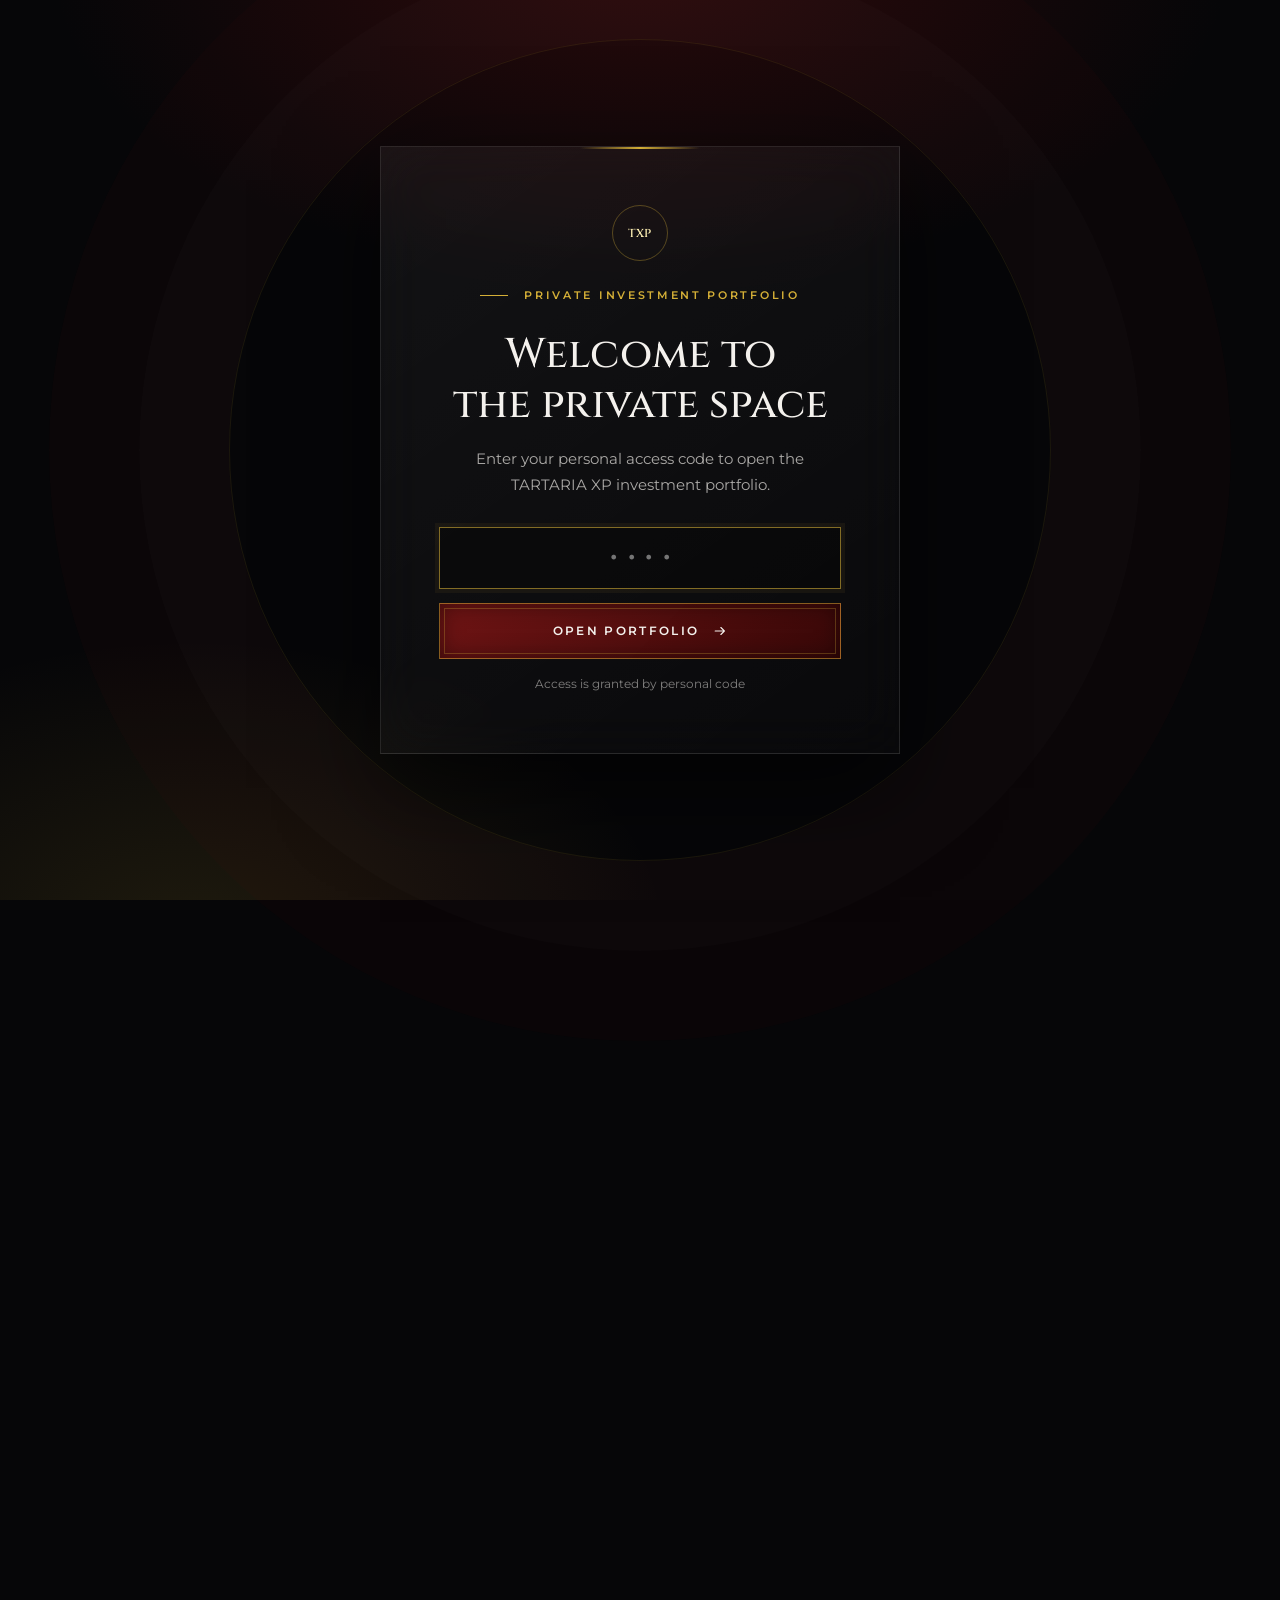
<file: investment/index.html>
<!DOCTYPE html>
<html lang="en">
<head>
<meta charset="UTF-8" />
<meta name="viewport" content="width=device-width, initial-scale=1.0, viewport-fit=cover" />
<meta name="theme-color" content="#060608" />
<meta name="robots" content="noindex, nofollow" />
<title>TARTARIA XP — Founder Investment Portfolio</title>
<link rel="preconnect" href="https://fonts.googleapis.com" />
<link rel="preconnect" href="https://fonts.gstatic.com" crossorigin />
<link href="https://fonts.googleapis.com/css2?family=Cinzel:wght@400;500;600;700&family=Cormorant+Garamond:ital,wght@0,400;0,500;0,600;1,400&family=Montserrat:wght@400;500;600;700&display=swap" rel="stylesheet" />
<style>
:root{--bg:#060608;--bg2:#0a090c;--gold:#D4AF37;--warm:#F3E5AB;--ruby:#7A1515;--text:#F4F1ED;--mut:rgba(244,241,237,.68);--line:rgba(255,255,255,.08);--ease:cubic-bezier(.25,1,.5,1);--serif:'Cinzel','Cormorant Garamond',serif;--sans:'Montserrat',sans-serif;--ed:'Cormorant Garamond',serif}
*{margin:0;padding:0;box-sizing:border-box}
html{scroll-behavior:smooth;scroll-padding-top:90px}
body{background:var(--bg);color:var(--text);font:400 16px/1.75 var(--sans);overflow-x:hidden;-webkit-font-smoothing:antialiased}
body.locked{overflow:hidden}body.locked>:not(.gate){visibility:hidden}
a{color:inherit;text-decoration:none}
.wrap{max-width:1120px;margin:0 auto;padding:0 clamp(20px,5vw,60px)}
.sec{padding:clamp(80px,12vw,150px) 0;border-top:1px solid var(--line)}.sec.alt{background:var(--bg2)}
.k{display:flex;align-items:center;gap:16px;margin-bottom:26px;font:600 .7rem/1.5 var(--sans);letter-spacing:.24em;text-transform:uppercase;color:var(--gold)}
.k::before{content:"";width:30px;height:1px;background:var(--gold)}
h2{font:500 clamp(1.7rem,3.8vw,3.1rem)/1.18 var(--serif);letter-spacing:.01em;text-wrap:balance;max-width:20em}
.lead{max-width:62ch;margin-top:24px;color:var(--mut);font-size:1.06rem}
.grid{display:grid;gap:2px;margin-top:56px}
.g2{grid-template-columns:repeat(2,1fr)}.g3{grid-template-columns:repeat(3,1fr)}.g4{grid-template-columns:repeat(4,1fr)}
.card{position:relative;overflow:hidden;padding:clamp(28px,4vw,44px);border:1px solid var(--line);background:rgba(255,255,255,.022);transition:transform .7s var(--ease),border-color .5s,background .5s,box-shadow .7s var(--ease)}
.card:hover{transform:translateY(-6px);border-color:rgba(212,175,55,.38);background:rgba(212,175,55,.035);box-shadow:0 24px 50px rgba(0,0,0,.4)}
.card[data-n]::after{content:attr(data-n);position:absolute;right:18px;top:8px;font:600 4.2rem/1 var(--serif);color:rgba(255,255,255,.03)}
.card h3{font:500 1.18rem/1.4 var(--serif);margin-bottom:14px;color:var(--text)}.card p,.card li{color:var(--mut);font-size:.98rem}
.tag{display:block;margin-bottom:16px;font:600 .66rem/1.5 var(--sans);letter-spacing:.2em;text-transform:uppercase;color:var(--gold)}
.big{font:600 clamp(1.5rem,2.6vw,2.1rem)/1.2 var(--serif);color:var(--warm);display:block;margin-bottom:12px}
.ed{font:italic 400 clamp(1.45rem,2.3vw,2rem)/1.5 var(--ed);color:rgba(244,241,237,.82)}
.rule li{list-style:none;padding:15px 0;border-bottom:1px solid rgba(255,255,255,.06)}.rule li:last-child{border:0}
.rule b{display:block;color:var(--text);font-weight:600;margin-bottom:3px}
.cols2{columns:2;column-gap:34px}.cols2 li{break-inside:avoid}
.ruby{display:inline-flex;align-items:center;gap:14px;position:relative;padding:19px 34px;border:1px solid rgba(212,175,55,.7);background:linear-gradient(135deg,#7A1515,#3B0808 78%);box-shadow:inset 0 0 26px rgba(0,0,0,.5),0 0 0 3px rgba(122,21,21,.5);font:600 .72rem/1.4 var(--sans);letter-spacing:.16em;text-transform:uppercase;color:var(--text);transition:transform .6s var(--ease),box-shadow .6s var(--ease)}
.ruby::before{content:"";position:absolute;inset:4px;border:1px solid rgba(212,175,55,.3);pointer-events:none}
.ruby:hover{transform:translateY(-3px);box-shadow:inset 0 0 26px rgba(0,0,0,.5),0 0 0 3px rgba(122,21,21,.6),0 16px 34px rgba(0,0,0,.45)}
/* reveal */
.rv{opacity:0;transform:translateY(28px);transition:opacity 1.1s var(--ease),transform 1.1s var(--ease)}.rv.on{opacity:1;transform:none}
/* nav */
nav{position:fixed;inset:0 0 auto;z-index:50;display:flex;align-items:center;justify-content:space-between;gap:20px;padding:22px clamp(20px,4vw,56px);transition:background .5s,padding .5s,translate 1s var(--ease)}
nav.s{background:rgba(6,6,8,.86);backdrop-filter:blur(20px);padding:14px clamp(20px,4vw,56px);border-bottom:1px solid var(--line)}nav.h{translate:0 -110%}
.logo{font:600 .95rem var(--serif);letter-spacing:.2em}.nl{display:flex;gap:26px;list-style:none}.nl a{font:600 .66rem var(--sans);letter-spacing:.16em;text-transform:uppercase;color:var(--mut);transition:color .4s}.nl a:hover{color:var(--warm)}
.back{font:600 .66rem var(--sans);letter-spacing:.18em;text-transform:uppercase;color:var(--warm)}
/* hero */
.hero{min-height:100svh;display:grid;align-content:center;padding:130px 0 70px;position:relative;overflow:hidden;background:radial-gradient(ellipse 80% 60% at 50% -10%,rgba(122,21,21,.22),transparent 62%),radial-gradient(ellipse 60% 50% at 15% 105%,rgba(212,175,55,.09),transparent 60%)}
.hero h1{font:600 clamp(2.6rem,8.4vw,7rem)/1 var(--serif);letter-spacing:.02em;background:linear-gradient(90deg,var(--text),var(--warm));-webkit-background-clip:text;background-clip:text;-webkit-text-fill-color:transparent}
.by{display:block;margin:12px 0 26px 4px;font:500 .8rem var(--serif);letter-spacing:.3em;color:var(--warm);opacity:.8}
.sub{max-width:34em;color:var(--mut);font-size:clamp(1rem,1.6vw,1.2rem)}
.quote{margin:34px 0;max-width:30em}.quote p{font:italic 400 clamp(1.5rem,2.5vw,2.1rem)/1.4 var(--ed);color:rgba(244,241,237,.86)}.quote span{display:block;margin-top:10px;font:600 .68rem var(--sans);letter-spacing:.2em;text-transform:uppercase;color:var(--gold)}
.stats{display:grid;grid-template-columns:.7fr 1.2fr 1.2fr;gap:36px;margin-top:64px;padding-top:34px;border-top:1px solid var(--line)}
.stats b{display:block;font:600 clamp(.95rem,1.4vw,1.25rem)/1.35 var(--serif);color:var(--text)}.stats span{display:block;margin-top:8px;font-size:.9rem;color:var(--mut)}
.mq{overflow:hidden;padding:22px 0;border-block:1px solid var(--line);background:rgba(212,175,55,.025)}.mq div{display:flex;width:max-content;animation:mq 40s linear infinite}
.mq span{display:flex;align-items:center;gap:20px;padding:0 44px;font:600 .68rem var(--sans);letter-spacing:.24em;text-transform:uppercase;color:rgba(255,255,255,.5);white-space:nowrap}.mq span::before{content:"";width:4px;height:4px;border-radius:50%;background:var(--gold)}
@keyframes mq{to{transform:translateX(-50%)}}
.two{display:grid;grid-template-columns:1fr 1fr;gap:clamp(40px,7vw,100px);align-items:center}
.vis{position:relative;min-height:420px;border:1px solid var(--line);background:linear-gradient(135deg,rgba(122,21,21,.14),rgba(212,175,55,.07));display:grid;place-items:center;overflow:hidden}
.vis i{position:absolute;font:600 clamp(5rem,12vw,9rem) var(--serif);color:rgba(255,255,255,.05);font-style:normal}
.vis strong{position:relative;max-width:12em;text-align:center;font:500 clamp(1.1rem,2vw,1.5rem)/1.5 var(--serif);color:var(--warm);padding:0 24px}
.chips{display:flex;gap:10px;flex-wrap:wrap;margin-top:30px}.chips span{padding:10px 18px;border:1px solid rgba(212,175,55,.3);font:600 .66rem var(--sans);letter-spacing:.16em;text-transform:uppercase;color:var(--warm)}
.panel{margin-top:2px;padding:clamp(34px,5vw,58px);border:1px solid rgba(212,175,55,.22);background:linear-gradient(120deg,rgba(212,175,55,.06),rgba(122,21,21,.12))}
.panel h3{font:500 clamp(1.4rem,2.6vw,2.2rem)/1.3 var(--serif);max-width:24em;margin-bottom:20px}.panel p{max-width:60em;color:var(--mut)}.panel p+p{margin-top:16px}
.note{margin-top:40px;padding:28px 34px;border:1px solid rgba(212,175,55,.25);background:linear-gradient(90deg,rgba(212,175,55,.07),transparent);font:600 .85rem var(--sans);letter-spacing:.14em}
.total{display:flex;justify-content:space-between;align-items:center;gap:20px;flex-wrap:wrap;margin-top:34px;padding:30px 38px;border:1px solid rgba(212,175,55,.25);background:linear-gradient(90deg,rgba(212,175,55,.08),rgba(122,21,21,.12))}
.total span{font:600 .7rem var(--sans);letter-spacing:.2em;text-transform:uppercase;color:var(--mut)}.total b{font:600 clamp(1.5rem,3vw,2.2rem) var(--serif);color:var(--warm)}
.cta{text-align:center;padding:clamp(100px,15vw,190px) 0 80px;background:radial-gradient(ellipse 70% 60% at 50% 100%,rgba(122,21,21,.22),transparent 65%)}
.cta h2{margin:0 auto 24px;max-width:12em;font-size:clamp(2.4rem,6vw,4.8rem)}.cta h2 em{font-style:normal;color:var(--gold)}.cta .lead{margin:0 auto 44px}
footer{padding:34px clamp(20px,5vw,60px);border-top:1px solid var(--line);display:flex;justify-content:space-between;gap:14px;flex-wrap:wrap;font:600 .64rem var(--sans);letter-spacing:.18em;text-transform:uppercase;color:rgba(255,255,255,.4)}
/* gate */
.gate{position:fixed;inset:0;z-index:100;display:grid;place-items:center;padding:22px;background:radial-gradient(ellipse 70% 55% at 50% -5%,rgba(122,21,21,.3),transparent 66%),radial-gradient(ellipse 55% 50% at 15% 105%,rgba(212,175,55,.12),transparent 68%),#060608;transition:opacity 1.2s var(--ease),visibility 1.2s}
.gate.out{opacity:0;visibility:hidden}
.gate::before{content:"";position:absolute;width:min(820px,90vw);aspect-ratio:1;border:1px solid rgba(212,175,55,.1);border-radius:50%;box-shadow:0 0 0 90px rgba(255,255,255,.01),0 0 0 180px rgba(122,21,21,.04);animation:orb 12s ease-in-out infinite alternate}
@keyframes orb{from{transform:scale(.94) rotate(-3deg)}to{transform:scale(1.04) rotate(3deg)}}
.pn{position:relative;width:min(520px,100%);padding:clamp(34px,6vw,58px);text-align:center;border:1px solid rgba(255,255,255,.1);background:linear-gradient(145deg,rgba(255,255,255,.055),rgba(255,255,255,.015));backdrop-filter:blur(24px);box-shadow:0 34px 90px rgba(0,0,0,.6);opacity:0;transform:translateY(26px);transition:opacity 1.1s var(--ease) .15s,transform 1.1s var(--ease) .15s}
.gate.in .pn{opacity:1;transform:none}.pn::before{content:"";position:absolute;top:0;left:50%;width:120px;height:2px;translate:-50% 0;background:linear-gradient(90deg,transparent,var(--gold),transparent)}
.pn .mk{width:56px;height:56px;margin:0 auto 26px;display:grid;place-items:center;border:1px solid rgba(212,175,55,.35);border-radius:50%;font:600 .72rem var(--serif);letter-spacing:.08em;color:var(--warm)}
.pn h1{font:500 clamp(1.7rem,4.6vw,2.6rem)/1.2 var(--serif);margin:14px 0 16px}.pn p{max-width:360px;margin:0 auto 28px;color:var(--mut);font-size:.95rem}
.pn input{width:100%;height:62px;margin-bottom:14px;text-align:center;font:600 1.3rem var(--serif);letter-spacing:.5em;padding-left:.5em;color:var(--text);background:rgba(0,0,0,.3);border:1px solid rgba(255,255,255,.14);outline:0;caret-color:var(--gold);transition:border-color .35s,box-shadow .35s}
.pn input:focus{border-color:rgba(212,175,55,.6);box-shadow:0 0 0 4px rgba(212,175,55,.06)}
.pn button{width:100%;cursor:pointer;justify-content:center}.pn small{display:block;min-height:22px;margin-top:14px;font-size:.78rem;color:rgba(244,241,237,.5);transition:color .3s}
.pn.err input{border-color:rgba(226,94,94,.75);animation:sh .46s}.pn.err small{color:#e58b8b}.pn.ok input{border-color:var(--gold)}.pn.ok small{color:var(--warm)}
@keyframes sh{20%{transform:translateX(-8px)}40%{transform:translateX(7px)}60%{transform:translateX(-5px)}80%{transform:translateX(3px)}}
@media(max-width:900px){.nl{display:none}.two,.g2,.g3,.g4,.stats{grid-template-columns:1fr}.cols2{columns:1}.vis{min-height:280px}}
@media(prefers-reduced-motion:reduce){*{animation:none!important;transition-duration:.01ms!important}}
/* ---- aligned with the main site: obsidian glow, hairlines, ruby frame, Cinzel wordmark ---- */
body{background:#060608}
.hero{background:radial-gradient(circle at 50% 40%,rgba(212,175,55,.07) 0%,rgba(6,6,8,1) 70%)}
.sec.alt{background:#08080b}
.logo{font:500 .8rem var(--serif);letter-spacing:.34em;color:#F5EEE0}
nav.s{background:rgba(6,6,8,.8)}
.k::before{width:28px}
.card{border-radius:0;background:rgba(255,255,255,.02)}
.card:hover{box-shadow:0 26px 60px rgba(0,0,0,.45)}
.ruby{background:linear-gradient(135deg,rgba(122,21,21,.9),rgba(59,8,8,.95));border:1px solid rgba(212,175,55,.5);box-shadow:inset 0 0 22px rgba(0,0,0,.45);letter-spacing:.2em}
.ruby::before{inset:4px;border:1px solid rgba(212,175,55,.28)}
.hero h1,h2{text-wrap:balance}
footer{border-top:1px solid rgba(255,255,255,.07)}

/* ---- footer sun (self-contained: colour from the visitor's local time, rises when the page end is reached) ---- */
.ard{display:inline-grid;place-items:center}.ard .ar{width:14px;height:14px;fill:none;stroke:currentColor;stroke-width:1.3;stroke-linecap:round;stroke-linejoin:round}
.sf{display:grid;justify-items:center;padding:56px 0 0;background:#040405;border-top:1px solid rgba(255,255,255,.07)}
.sf .helios{--sun:#D4AF37;--glow:rgba(212,175,55,.4);width:48px;aspect-ratio:1094/553;margin:0 auto;clip-path:inset(-16px -16px 0 -16px)}
.sf .helios[data-phase="sunset"]{--sun:#E65100;--glow:rgba(230,81,0,.5)}
.sf .helios[data-phase="night"]{--sun:#070709;--glow:rgba(243,229,171,.55)}
.sf .helios svg{display:block;width:100%;height:100%;overflow:visible}
.sf #sfSun path{fill:var(--sun);transition:fill 2s ease}
.sf .helios[data-phase="night"] #sfSun path{stroke:rgba(243,229,171,.6);stroke-width:20;stroke-linejoin:round}
.sf #sfSun{transition:transform 3.5s ease-out,opacity 3.5s ease-out,filter 3.5s ease-out}
.sf .helios.is-armed #sfSun{opacity:0;transform:translateY(100%)}
.sf .helios.is-armed.is-risen #sfSun{opacity:1;transform:none;filter:drop-shadow(0 0 8px var(--glow))}
.sf .helios[data-phase="night"].is-armed.is-risen #sfSun{filter:drop-shadow(0 0 5px var(--glow)) drop-shadow(0 0 16px rgba(212,175,55,.35))}
.sf .rule{display:block;width:min(320px,70vw);height:1px;background:linear-gradient(90deg,transparent,#D4AF37,transparent)}
.sf+footer{border-top:0}
@media(prefers-reduced-motion:reduce){.sf #sfSun,.sf #sfSun path{transition:none!important}}
</style>
  <link rel="stylesheet" href="/motion.css?v=20261013e" />
  <link rel="stylesheet" href="/mobile.css?v=20261013e" />
</head>
<body class="locked">

<div class="gate" id="gate" role="dialog" aria-modal="true" aria-labelledby="gt">
  <form class="pn" id="pn" novalidate>
    <div class="mk" aria-hidden="true">TXP</div>
    <span class="k" style="justify-content:center">Private Investment Portfolio</span>
    <h1 id="gt">Welcome to<br>the private space</h1>
    <p>Enter your personal access code to open the TARTARIA XP investment portfolio.</p>
    <input id="code" type="password" inputmode="numeric" autocomplete="off" maxlength="4" placeholder="••••" aria-label="Access code" />
    <button class="ruby" type="submit">Open portfolio <span class="ard" aria-hidden="true"><svg class="ar" viewBox="0 0 16 16" focusable="false" aria-hidden="true"><path d="M2.5 8h10.5M9 4l4 4-4 4"/></svg></span></button>
    <small id="st" aria-live="polite">Access is granted by personal code</small>
  </form>
</div>

<nav id="nav">
  <a class="logo" href="/">TARTARIA XP</a>
  <ul class="nl"><li><a href="#vision">Vision</a></li><li><a href="#strategy">Strategy</a></li><li><a href="#cinematic">WOW</a></li><li><a href="#market">Market</a></li><li><a href="#founder">Founder</a></li><li><a href="#finance">Investment</a></li></ul>
  <a class="back" href="/">Back to site</a>
</nav>

<header class="hero"><div class="wrap">
  <span class="k">Founder Investment Portfolio · Restricted for Strategic Private Acquisition</span>
  <h1>TARTARIA XP</h1><span class="by">by Nomadia</span>
  <p class="sub">Intellectual and cultural expeditions across Central Asia</p>
  <div class="quote"><p>“The real voyage of discovery consists not in seeking new landscapes, but in having new eyes.”</p><span>Marcel Proust</span></div>
  <a class="ruby" href="#vision">Open portfolio <span class="ard" aria-hidden="true"><svg class="ar" viewBox="0 0 16 16" focusable="false" aria-hidden="true"><path d="M2.5 8h10.5M9 4l4 4-4 4"/></svg></span></a>
  <div class="stats">
    <div><b>₸100M</b><span>investment mandate</span></div>
    <div><b>Blue Ocean strategy</b><span>zero competition in the “intellectual luxury” segment</span></div>
    <div><b>Avant-garde theatre of experience</b><span>a cinematic La La Land for the world’s intellectual elite</span></div>
  </div>
</div></header>

<div class="mq"><div id="mq"></div></div>

<section class="sec" id="vision"><div class="wrap two">
  <div class="rv"><span class="k">Avant-garde theatre of experience</span><h2>We remove the banality from travel</h2>
    <p class="lead">What Cirque du Soleil did for the circus, we do for tourism. We are creating an Avant-garde Theatre of Experience on the great stage of the Kazakh steppe.</p>
    <p class="lead">It is an uncompromising act of national pride: the heritage of our homeland becomes an object of absolute admiration for the global elite.</p></div>
  <div class="rv"><div class="vis"><i>XP</i><strong>We are not tour operators — we are engineers of a new vision</strong></div>
    <div class="chips"><span>Zheruyyq</span><span>La La Land</span><span>New luxury</span></div></div>
</div></section>

<section class="sec alt"><div class="wrap">
  <div class="rv"><span class="k">Strategic macro concept</span><h2>The global map of luxury is being redrawn</h2></div>
  <div class="two" style="margin-top:50px">
    <p class="lead rv" style="margin:0">The traditional Persian Gulf hubs are oversaturated and losing stability. In search of a safe alternative, the global elite is turning its gaze to the “New North”. Kazakhstan becomes that corridor — a reliable, deep and untouched space for those who value predictability over risk.</p>
    <blockquote class="ed rv" style="padding-left:28px;border-left:2px solid var(--gold)">Zheruyyq — a land of absolute harmony and untouched depth, designed as an immersive, cinematic La La Land for the world’s intellectual elite.</blockquote>
  </div>
</div></section>

<section class="sec"><div class="wrap">
  <div class="rv"><span class="k">Positioning model</span><h2>Kazakhstan is no longer just a destination</h2>
    <p class="lead">It is becoming a new global intellectual hub. <b style="color:var(--warm)">We are not tour operators — we are engineers of a new vision.</b> We are catching the large-scale shift of high-net-worth migration toward authentic, safe and culturally deep territories.</p></div>
  <div class="grid g3 cards" data-n='[["Authenticity","Access to culturally deep territories and the living memory of the Great Steppe."],["Safety","A carefully designed environment for an international, intellectual and affluent audience."],["Depth","Travel as a transformation of perspective, not passive consumption of an itinerary."]]'></div>
</div></section>

<section class="sec alt" id="format"><div class="wrap">
  <div class="rv"><span class="k">Market scaling engine</span><h2>The climb to the summit</h2>
    <p class="lead">Mass tourism is a race for survival. Tartaria Expeditions is a climb to the summit.</p></div>
  <div class="grid g3 cards" data-t='1' data-n='[["Zero competition","Creating a standalone segment of “Intellectual luxury”.","Blue Ocean"],["Narrative superiority","We own the story of the Great Steppe and turn it into a global cultural asset.","Narrative"],["Operational discretion","High margins through curated exclusivity, not volume.","Margin"],["Premium media content","Monetisation beyond expeditions through media and global stories.","Media"],["Elite publishing projects","Books, visual archives and collectible narrative formats.","Publishing"],["Global collaborations","National merchandise, exclusive keepsakes and strategic partnerships.","Collaboration"]]'></div>
</div></section>

<section class="sec" id="audience"><div class="wrap">
  <div class="rv"><span class="k">Product architecture</span><h2>Not an itinerary. A personal discovery.</h2>
    <p class="lead">Tartaria Expeditions turns travel into an intellectual and cultural narrative, where geography, history, folklore and personal experience form a single dramaturgy.</p></div>
  <div class="grid g2 cards" data-t='1' data-n='[["Direct immersion instead of passive observation","Replace passive sightseeing with a powerful sense of personal discovery and direct immersion in the history of the region.","Core proposition"],["Premium international market","Discerning travellers tired of mass tourism and seeking deep, meaningful engagement with the region.","Target audience"]]'></div>
</div></section>

<section class="sec alt" id="strategy"><div class="wrap">
  <div class="rv"><span class="k">TARTARIA XP strategy</span><h2>Blue Ocean in expeditions — ERRC</h2>
    <p class="lead">The Eliminate–Reduce–Raise–Create matrix rebuilds the familiar economics of tourism: we abolish industry templates, cut intermediaries, raise the standards of the field experience and create a new category of intellectual luxury.</p></div>
  <div class="grid g2" id="errc" style="gap:18px"></div>
</div></section>

<section class="sec" id="cinematic"><div class="wrap">
  <div class="rv"><span class="k">Wow effect · Cinematic asset</span><h2>The journey ends with a film. The story is only beginning.</h2></div>
  <div class="two rv" style="margin-top:44px;align-items:end">
    <p class="ed">At the end of every journey our client receives not a set of clips but a professionally directed, National Geographic-grade mini-film. The traveller stops being a mere tourist and becomes an inquisitive explorer, a conqueror of the elements and an intellectual standing at the edge of the possible.</p>
    <div class="card"><span class="tag">The client’s final asset</span><span class="big">A personal cinematic story of international calibre</span></div>
  </div>
  <div class="grid g3 cards" data-t='1' data-n='[["Cinematic scale","Top-tier filming and editing turn a demanding route into a gripping narrative. Every frame builds the atmosphere of an epic adventure and underlines the status, character and stature of the hero.","Product capitalisation"],["Premium audio narration","Professional English voice-over gives the story global weight. A deep, cinematic timbre turns narration into an instrument of immersion and makes the experience clear to an international audience.","Global Voice"],["Capitalisation of social status","A personal success story crafted as a work of art becomes a personal-branding tool: it inspires admiration, signals high status and naturally enters the agenda of influential circles.","Personal Brand Equity"]]'></div>
  <div class="panel rv"><span class="tag">Original scoring</span><h3>A soundtrack as an extension of the hero’s character</h3>
    <p>A composer accompanies the film crew, so the music is created alongside the story and becomes an organic extension of the expedition’s atmosphere. Reinterpreting the philosophy of the Kazakh “kui” — the art of an instant, honest musical response — we create a score that makes the film deep, whole and truly sincere.</p>
    <p style="color:var(--gold);font-weight:600;font-size:.8rem;letter-spacing:.12em;text-transform:uppercase">Result: an exclusive soundtrack that exists in a single copy.</p></div>
  <div class="panel rv" style="margin-top:18px"><span class="tag">Product philosophy</span><h3>The most powerful viral engine is a genuine success story.</h3>
    <p>We do not merely tell the story of a trip — we broadcast a philosophy of success, turning every metre of a demanding path into a chapter of a shared story.</p>
    <p>This is not just an expedition. We create a space where every kilometre travelled becomes a manifesto of shared values and every challenge a confirmation of our client’s strategy. We are the architects of this experience, and it is this deep involvement that makes the content alive, emotionally charged and genuinely viral.</p></div>
</div></section>

<section class="sec alt" id="market"><div class="wrap">
  <div class="rv"><span class="k">Macro indicators and financial mandate</span><h2>Market validation and goals</h2></div>
  <div class="grid g4 cards" data-m='1' data-n='[["15.3M","arrivals in 2024 — the historic baseline of cross-border visitors."],["15.7M","arrivals in January–September 2025 — an official record."],["52nd","place worldwide after a 14-position jump in the WEF index."],["93%","growth in interest in Kazakhstan from the US.","Analysis by Mastercard Tourism Insights × D/AI Destinations"]]'></div>
  <div class="note rv">WE DO NOT FOLLOW THE WAVE. WE DESIGN IT.</div>
</div></section>

<section class="sec" id="founder"><div class="wrap">
  <div class="rv"><span class="k">Founder’s executive dossier</span><h2>Rakhat T. Akhmet</h2>
    <p style="margin-top:14px"><a href="https://www.instagram.com/rahat_akhmet" target="_blank" rel="noopener" style="color:var(--warm);letter-spacing:.14em;font-weight:600;font-size:.8rem">@rahat_akhmet</a></p></div>
  <div class="grid g2">
    <div class="card rv"><span class="tag">Entrepreneur · Intellectual Architect</span><h3>Founder and creative producer of the project</h3>
      <p>Entrepreneur behind Argumentum Academy and American Dream, dedicated to rethinking the cultural identity of Central Asia. Through Nomadia Travel and Tartaria XP he builds global narratives that bridge the gap between historical heritage and cutting-edge modern experience.</p></div>
    <div class="card rv"><span class="tag">International operating profile</span><h3>International operating architecture</h3>
      <div class="chips" style="margin:0 0 18px"><span>UKM · Master of Social Sciences, Kuala Lumpur</span><span>Travel vlogging and English-language content</span><span>Kazakhstan · UAE · Malaysia · South Korea · Turkey</span></div>
      <ul class="rule"><li>Kazakh, English, Turkish, Russian and Arabic</li><li>Hands-on experience in travel vlogging</li><li>English-language media content for a global audience</li><li>YouTube: @Rahat Argumentum, @Nomad Observer</li><li>Instagram: @Qazaqstan_nature</li></ul></div>
  </div>
</div></section>

<section class="sec alt"><div class="wrap">
  <div class="rv"><span class="k">Ecosystem diversification</span><h2>Sports tourism: kinetic endurance</h2></div>
  <div class="grid g2 cards" data-t='1' data-n='[["The limits of human capability","A closed, elite platform that tests the limits of human capability through the power of kinetic endurance — the physical counterweight to the intellectual expeditions.","Closed Elite Platform"],["European fighter pipeline","Ready-made MMA fighters — amateur and professional — from France and across Europe who prefer Kazakhstan to Thailand.","European Fighter Pipeline"]]'></div>
</div></section>

<section class="sec" id="finance"><div class="wrap">
  <div class="rv"><span class="k">Investment mandate</span><h2>₸100,000,000 of targeted funding</h2>
    <p class="lead">The total investment sought is ₸100,000,000 (one hundred million tenge). Funding is provided in targeted tranches according to the following schedule.</p></div>
  <div class="grid g3" id="tr"></div>
  <div class="total rv"><span>Total investment sought</span><b>₸100,000,000</b></div>
</div></section>

<section class="sec alt"><div class="wrap two">
  <div class="rv"><span class="k">Hidden architecture</span><h2>The most valuable components of the model are not shown on slides</h2><p class="lead">The synergy of content, travel and culture is revealed in person.</p></div>
  <div class="card rv"><p class="ed">Create history together with me and my team, if you share this vision.</p></div>
</div></section>

<section class="cta sec" id="contact"><div class="wrap">
  <p class="k rv" style="justify-content:center">Restricted for Strategic Private Acquisition</p>
  <h2 class="rv">Let us create <em>a new story</em></h2>
  <p class="lead rv">TARTARIA XP — a next-generation intellectual and cultural platform for the world’s elite.</p>
  <a class="ruby rv" href="https://www.instagram.com/rahat_akhmet" target="_blank" rel="noopener">@rahat_akhmet</a>
  <p class="k rv" style="justify-content:center;margin-top:90px;color:rgba(255,255,255,.35)">SAATCHI &amp; SAATCHI</p>
</div></section>

<div class="sf" aria-hidden="true"><div class="helios" id="sfWrap"><svg id="sfSun" viewBox="79 64 1094 553" focusable="false"><path fill="#D4AF37" fill-rule="evenodd" d="M883 608C879 609 874 610 870 611C866 612 858 614 858 615C858 616 865 616 869 616C873 616 878 616 882 616C887 616 891 616 895 616C900 616 904 616 909 616C913 616 919 616 922 616C924 616 924 614 922 613C919 612 913 611 909 610C905 609 900 608 896 608C892 608 887 608 883 608ZM642 69C642 69 637 76 634 80C632 83 629 87 627 90C625 94 622 98 620 102C618 105 616 109 614 113C612 117 610 121 608 124C606 128 605 132 603 137C602 141 600 145 599 149C598 153 598 157 597 162C596 166 596 170 596 175C596 179 597 183 598 187C599 192 599 196 601 200C602 204 604 208 605 212C607 216 609 220 611 224C612 228 614 232 616 236C617 240 618 245 618 249C618 253 619 257 618 262C617 266 615 270 613 274C611 278 609 281 606 285C604 288 601 292 598 295C596 298 593 302 590 305C588 309 585 312 583 316C581 320 580 324 578 328C577 332 576 336 575 341C574 345 574 349 574 354C574 358 574 362 575 367C576 371 577 375 578 379C579 383 583 388 582 391C582 395 578 398 575 400C572 402 566 403 562 403C558 403 554 400 551 398C547 396 543 393 541 390C538 387 535 383 533 380C531 376 529 372 528 368C527 363 526 359 526 355C526 350 527 346 528 342C529 338 530 333 531 329C532 325 533 321 534 317C535 312 536 308 536 304C536 299 536 295 535 291C534 287 532 282 531 279C529 275 526 271 524 267C521 264 518 261 515 257C512 254 509 252 506 249C503 246 499 243 496 240C493 237 490 234 487 231C484 228 481 225 478 221C476 218 473 214 471 210C469 207 467 203 466 199C464 195 462 191 461 186C460 182 460 178 459 174C458 169 458 165 458 161C458 156 458 152 458 148C458 143 460 136 459 135C459 134 457 138 455 142C454 145 452 150 451 154C449 158 448 162 447 166C446 170 446 175 445 179C444 183 444 188 444 192C444 196 445 201 445 205C446 209 447 213 448 218C449 222 451 226 453 230C454 234 457 237 459 241C461 245 464 248 467 251C470 255 473 258 476 261C479 264 482 267 485 270C487 274 490 277 491 281C493 285 495 289 496 294C497 298 496 302 496 307C496 311 494 315 493 319C492 323 490 327 489 332C488 336 486 340 485 344C484 348 483 352 483 357C483 361 483 365 483 370C484 374 485 378 486 382C487 387 489 391 491 395C492 398 494 402 497 406C499 409 503 412 505 416C507 420 508 424 507 427C505 430 500 433 496 434C492 435 487 435 483 434C479 433 475 431 471 429C467 427 464 424 460 421C457 419 454 416 451 413C448 410 445 406 443 402C441 398 439 394 438 390C436 386 435 382 434 378C433 374 433 369 432 365C431 361 431 357 430 352C429 348 428 344 427 340C426 336 424 332 422 328C420 324 418 320 415 317C412 314 409 310 406 308C402 305 399 303 395 300C391 298 387 296 383 294C380 293 376 291 372 289C368 287 364 286 360 284C356 282 352 280 348 278C345 276 341 273 338 270C334 268 331 265 328 262C325 259 322 256 319 252C316 249 314 246 311 242C309 239 306 235 304 231C302 227 300 224 298 220C296 216 294 212 292 208C290 204 287 197 287 196C286 196 286 201 287 205C287 208 288 213 289 217C290 222 291 226 292 230C293 234 294 239 296 243C297 247 298 251 300 255C301 259 303 263 305 267C307 271 309 275 311 278C313 282 316 286 318 289C321 292 324 296 327 298C330 301 334 304 338 306C341 308 345 310 349 312C353 314 357 316 361 318C365 320 368 323 371 325C375 328 378 331 380 335C383 338 385 342 386 346C388 350 389 355 390 359C391 363 392 367 392 372C392 376 392 380 392 385C392 389 393 393 394 397C395 402 396 406 397 410C398 414 400 418 402 422C404 426 406 430 409 433C411 437 414 440 417 443C420 446 423 449 426 452C430 455 433 458 437 460C440 462 446 463 448 466C451 469 452 473 451 476C450 480 446 484 442 486C439 488 434 489 430 489C426 489 421 489 417 488C413 487 409 486 405 484C401 483 397 481 393 479C389 476 386 474 383 471C380 468 377 464 375 460C373 457 371 453 369 449C367 445 365 441 363 437C361 433 359 429 357 426C355 422 353 418 350 415C347 412 344 408 341 406C337 403 333 401 329 399C325 397 321 396 317 395C313 394 309 393 304 393C300 393 296 393 291 393C287 393 283 393 278 393C274 393 270 393 265 393C261 393 257 392 252 391C248 390 244 389 240 388C236 387 232 385 228 383C224 381 220 379 217 377C213 374 209 372 206 369C203 366 199 364 196 361C193 358 190 355 187 352C184 349 180 344 178 342C176 340 173 337 173 339C173 340 177 346 179 350C181 354 183 358 185 362C187 366 189 369 191 373C194 377 196 380 199 384C202 387 204 391 207 394C210 397 213 400 217 403C220 405 223 408 227 411C230 413 234 415 238 417C242 419 246 420 250 421C255 423 259 423 263 424C267 425 272 425 276 425C280 425 285 425 289 426C293 427 298 428 301 430C305 431 309 434 312 436C316 439 318 443 321 446C323 450 325 454 327 458C328 462 330 466 331 470C333 474 334 478 336 482C338 486 340 490 342 494C344 497 347 501 350 504C353 507 356 510 360 513C363 515 367 518 371 520C374 522 378 523 382 525C387 526 391 527 395 528C399 529 405 528 408 530C411 532 415 534 415 538C415 541 413 547 411 550C408 553 404 555 400 556C396 558 392 559 388 560C383 561 379 562 375 562C371 562 366 561 362 560C358 560 353 559 349 557C345 555 342 553 338 551C334 549 331 546 328 543C324 540 321 537 318 534C315 531 312 528 309 526C305 523 302 520 298 518C294 516 290 514 286 513C282 511 278 510 274 509C269 509 265 508 261 508C256 508 252 509 248 510C244 510 239 512 235 513C231 514 227 516 223 517C219 519 215 520 211 522C207 523 203 525 198 526C194 527 190 528 186 528C181 529 177 530 173 530C169 530 164 530 160 530C156 529 151 529 147 528C143 527 138 526 134 525C130 524 126 523 122 522C118 520 114 519 110 517C106 515 102 514 98 512C94 510 87 506 86 506C85 506 89 510 92 512C95 515 98 518 102 521C105 523 109 526 112 529C116 531 119 534 123 536C126 538 130 540 134 542C138 544 142 546 146 548C150 549 154 551 158 552C162 553 167 554 171 555C175 555 179 556 184 556C188 556 192 556 197 556C201 556 205 555 210 554C214 554 218 553 222 552C227 551 231 549 235 549C239 548 244 547 248 547C252 547 256 548 261 549C265 550 269 552 273 554C276 556 280 559 283 562C286 565 290 567 293 571C296 574 298 577 301 580C304 583 308 586 311 589C314 591 318 594 322 596C326 598 330 600 334 601C338 603 342 604 346 605C350 606 355 607 359 607C363 607 368 607 372 607C376 607 381 606 385 605C389 604 395 601 397 603C400 604 399 612 402 614C405 616 410 616 414 616C418 616 423 616 427 616C431 616 437 616 439 614C441 611 439 605 439 601C440 597 440 592 441 588C442 584 442 579 443 575C444 571 446 567 447 563C448 559 449 554 451 550C452 546 454 542 456 538C458 535 460 531 462 527C464 523 466 519 468 516C471 512 473 508 476 505C478 502 481 498 484 495C487 492 490 488 493 485C496 482 499 479 502 477C506 474 509 471 512 468C516 466 519 463 523 461C527 459 530 456 534 454C538 452 542 450 546 448C550 446 554 445 558 443C562 441 566 440 570 439C574 437 578 436 582 435C587 434 591 433 595 432C599 432 604 431 608 430C612 430 616 429 621 429C625 429 629 429 634 429C638 429 642 430 647 430C651 430 655 431 660 432C664 432 668 433 672 434C676 435 681 436 685 438C689 439 693 440 697 442C701 444 705 445 709 447C713 449 717 451 721 453C724 455 728 457 732 460C735 462 739 465 742 467C746 470 749 473 752 476C755 479 758 482 761 485C764 488 767 491 770 494C773 498 776 501 778 505C781 508 783 512 785 516C788 519 790 523 792 527C794 531 796 535 798 539C799 542 801 546 803 551C804 555 805 559 807 563C808 567 809 571 810 575C811 580 812 584 812 588C813 592 814 597 814 601C814 605 812 611 814 614C816 616 822 616 826 616C830 616 835 616 839 616C843 616 850 617 852 615C853 613 849 607 849 603C849 599 850 594 853 591C855 587 859 584 862 581C865 579 869 576 873 574C876 572 880 570 885 569C889 568 893 567 897 566C902 566 906 566 910 567C914 567 919 568 923 569C927 570 931 572 935 573C939 575 943 576 947 578C951 579 956 581 960 582C964 583 968 584 973 584C977 584 981 584 986 584C990 584 994 583 998 582C1003 581 1007 580 1011 578C1015 576 1018 574 1022 572C1026 569 1029 567 1032 564C1036 561 1039 558 1042 556C1046 553 1049 550 1052 547C1056 545 1059 542 1063 540C1067 538 1071 536 1075 534C1079 533 1083 531 1087 530C1091 529 1095 528 1100 527C1104 526 1108 526 1113 526C1117 526 1121 526 1126 526C1130 526 1134 526 1139 527C1143 527 1147 528 1151 529C1156 529 1163 531 1164 531C1165 531 1162 529 1159 528C1157 526 1151 524 1147 523C1143 521 1139 520 1135 519C1131 517 1127 516 1123 515C1118 514 1114 513 1110 512C1106 512 1101 511 1097 511C1093 510 1088 510 1084 510C1080 510 1075 510 1071 510C1067 511 1063 511 1058 512C1054 513 1050 514 1046 516C1042 517 1038 519 1034 521C1030 523 1027 526 1023 528C1019 530 1016 533 1012 535C1009 538 1005 540 1001 541C996 542 992 543 988 543C983 543 979 543 975 542C971 541 966 540 962 538C958 537 954 535 951 533C947 531 943 529 939 528C935 526 931 524 927 523C923 521 918 520 914 520C910 519 906 519 901 519C897 519 892 519 888 519C884 520 880 521 876 522C871 523 867 525 863 527C859 528 856 531 852 533C848 535 844 540 841 540C838 539 834 534 833 531C831 527 830 522 831 518C831 514 833 510 835 506C837 502 840 499 842 495C845 492 848 489 852 486C855 483 859 481 862 479C866 477 870 475 874 474C879 473 883 472 887 472C891 472 896 472 900 472C904 472 909 472 913 472C917 472 922 472 926 472C930 472 935 471 939 470C943 469 947 468 951 467C955 465 959 463 963 461C967 459 970 456 973 453C976 450 979 447 982 443C985 440 987 436 989 433C992 429 994 425 997 422C999 418 1002 415 1005 412C1007 408 1010 405 1014 402C1017 399 1020 397 1024 394C1028 392 1031 390 1035 388C1039 386 1043 384 1047 383C1051 381 1056 380 1060 379C1064 378 1068 377 1072 377C1077 376 1082 375 1085 375C1088 374 1091 374 1089 373C1088 372 1081 372 1077 371C1072 371 1068 370 1064 370C1059 370 1055 370 1051 370C1046 370 1042 371 1038 371C1034 372 1029 372 1025 373C1021 374 1017 375 1013 377C1008 378 1004 380 1000 382C997 383 993 386 989 388C986 390 982 393 979 396C976 399 973 402 970 405C967 408 964 412 961 415C958 418 955 421 951 423C947 425 943 428 939 429C935 430 931 431 927 431C922 431 918 431 914 431C909 431 905 430 901 430C896 429 892 429 888 429C883 429 879 429 875 429C870 430 866 431 862 432C858 433 854 434 850 436C846 437 842 439 838 442C834 444 831 446 827 449C824 451 821 454 818 457C815 461 813 465 810 468C807 470 803 474 800 473C797 473 793 468 791 464C789 460 787 456 787 452C787 448 788 443 789 439C790 435 791 431 793 427C795 423 797 419 799 415C802 412 804 408 807 405C810 402 814 399 817 397C821 394 825 392 829 390C832 389 837 387 841 385C845 384 849 383 853 381C857 379 861 378 865 376C869 374 872 371 876 369C879 366 882 364 886 360C889 357 892 354 894 351C897 347 899 343 901 339C902 336 904 332 905 327C907 323 908 319 909 315C910 311 911 307 913 303C914 298 916 294 918 290C919 286 921 283 924 279C926 275 928 272 931 268C934 265 937 262 940 258C943 255 946 252 949 249C952 246 955 244 959 241C962 238 966 236 969 233C973 230 976 228 980 226C983 223 987 221 991 218C994 216 1001 212 1002 212C1002 211 995 213 992 214C988 215 983 217 979 219C975 220 971 222 967 223C963 225 959 226 955 228C951 230 947 232 943 234C940 235 936 238 932 240C928 242 924 244 921 246C917 249 914 251 910 254C907 257 904 260 901 263C898 266 895 270 893 273C890 277 888 280 886 284C884 288 882 292 881 296C879 300 878 304 876 308C874 312 872 316 870 320C868 323 865 327 862 330C859 333 856 336 852 338C848 340 844 342 840 343C836 345 832 346 828 347C823 348 819 349 815 350C811 351 806 352 802 354C798 355 794 357 790 359C787 361 783 363 779 365C776 368 773 371 769 374C766 377 764 380 761 384C759 387 756 391 754 395C752 398 750 402 748 406C747 410 747 416 745 419C742 421 738 421 734 420C731 419 726 417 723 414C720 411 719 407 718 403C716 399 715 394 715 390C715 386 715 381 716 377C717 373 718 368 720 365C722 361 724 357 727 353C729 350 732 347 735 344C739 341 742 338 745 336C749 333 752 330 756 327C759 324 762 321 764 318C767 314 769 311 771 307C773 303 774 299 775 294C776 290 777 286 777 282C777 277 777 273 777 269C776 264 776 260 775 256C774 251 774 247 773 243C773 239 772 234 772 230C772 226 772 221 772 217C772 213 773 208 774 204C775 200 776 196 778 192C780 188 782 184 784 180C786 177 789 173 791 170C794 166 797 163 800 160C802 156 806 153 809 150C812 148 817 143 817 143C816 143 809 146 805 148C801 150 797 152 793 154C790 156 786 159 782 161C779 164 775 166 772 169C769 172 766 175 763 178C760 181 757 185 755 188C752 192 750 196 749 200C747 204 746 208 745 212C744 216 743 221 742 225C742 229 742 234 742 238C742 242 743 246 743 251C743 255 743 259 743 264C743 268 742 272 741 277C740 281 739 285 736 289C734 292 731 296 728 299C725 302 722 304 718 307C715 309 711 311 707 314C704 316 700 319 697 322C694 324 690 328 688 331C685 334 682 338 680 341C678 345 676 349 675 353C673 357 672 361 671 366C670 370 669 374 669 378C669 383 671 388 670 391C668 394 663 396 659 396C656 397 650 396 647 394C643 392 640 389 637 386C635 382 632 378 631 375C629 371 627 367 626 363C625 358 624 354 624 350C624 345 625 341 626 337C627 333 629 329 631 325C633 321 635 317 637 314C640 310 642 307 644 303C647 299 649 295 651 291C652 287 654 284 656 279C657 275 658 271 658 267C658 262 658 258 658 254C658 249 657 245 655 241C654 237 652 233 651 229C649 225 647 221 644 217C642 214 640 210 638 206C636 202 634 198 632 195C630 191 629 187 627 183C626 178 625 174 624 170C623 166 622 161 622 157C622 153 622 149 622 144C622 140 623 136 623 131C624 127 625 123 626 119C627 114 628 110 629 106C630 102 631 98 633 94C634 89 636 85 637 81C639 77 642 69 642 69Z"/></svg></div><span class="rule"></span></div>
<footer><span>TARTARIA XP</span><span>Founder Investment Portfolio · Restricted</span><span>Kazakhstan · Central Asia</span></footer>

<script>
(() => {
  "use strict";
  const CODE = "4599", $ = (id) => document.getElementById(id), reduced = matchMedia("(prefers-reduced-motion: reduce)").matches;

  /* ---------- content that repeats ---------- */
  const ERRC = [
    ["Eliminate", "What is eliminated", "E", 0, [["Mass tourism","A strict ban on groups of more than 8 people. No coach tours and no “school-trip” excursions."],["Tour packages","The very idea of a “service package” is abolished. TARTARIA XP is an immersive expedition, not a menu of options."],["Tourist traps","No souvenir stalls, roadside canteens or mandatory scheduled stops."],["Bureaucracy","No paper vouchers and no slow approvals. Every process is digital."],["Standard price lists","No “economy” and “standard” tiers. A fixed price for a deep, complete experience."],["Dictatorship of the timetable","A flexible expedition rhythm. The focus is on the atmosphere of the place, not on restaurant opening hours."]]],
    ["Reduce", "What is streamlined", "R", 0, [["Administrative chaos","Fully automated booking and digital support. The “office layer” is removed so questions are solved instantly."],["Chain of intermediaries","Working directly with local communities: farmers, archaeologists and custodians of unique locations. No “tourist filters”."],["Formal guiding","No “walking Wikipedia” format. Our guides are master storytellers who live the context of each place."],["Traditional marketing","No cold advertising. Content is built on documentary stories that immerse guests in the essence of the project before departure."]]],
    ["Raise", "Premium standards", "R", 1, [["“Wild” service","Boutique-hotel standards carried into the field: from mobile shower systems to a professional kitchen."],["Intellectual standard","Guides are experts in nomad history and philosophy. Meaning is revealed instead of a superficial overview."],["Personalised experience","An “intellectual profile” of each guest is created before the expedition to adapt the content to their interests."],["Safety as comfort","Starlink satellite connectivity and professional tracking systems in zones without coverage."],["Exclusive access","Working with the leaders of local communities. The guest is always an invited person, never a random visitor."]]],
    ["Create", "New value", "C", 1, [["Personal digital legacy","A professional documentary mini-film is created for every guest."],["Audio companion","Original sound design, music and podcasts adapted to the character and emotions of the route."],["Intellectual constructor","A choice of depth of immersion: from cultural observation to scientific research."],["Nomadia digital passport","A unique identifier of expedition history with a cumulative privilege system."],["After-Expedition Care","Intellectual dialogue continues after the trip through exclusive materials and research."],["Personal archive","Access to a member area with all scientific references, maps and historical background."],["Nomadia private club","An alumni community with access to secret departures and lectures, including the Kazakh Exodus."],["Media integration","The chance for a guest to become the hero of the content, leaving a mark on the story of the project."],["Access to the “invisible”","Exclusive permits to visit private archaeological and sacred sites."],["Event timing","Expeditions synchronised with rare astronomical phenomena and cultural festivals."]]],
  ];
  $("errc").innerHTML = ERRC.map(([n, sub, l, wide, items], i) => `<article class="card rv" data-n="${l}" style="${wide ? "grid-column:1/-1" : ""}"><span class="tag">0${i + 1} · ${sub}</span><h3 style="font-size:1.5rem">${n}</h3><ul class="rule ${wide ? "cols2" : ""}">${items.map(([t, d]) => `<li><b>${t}</b>${d}</li>`).join("")}</ul></article>`).join("");
  $("tr").innerHTML = [["1","₸50,000,000",["IT platform development","Branding","Route scouting in Kazakhstan","Pilot departures"]],["2","₸25,000,000",["Equipment purchase","Premium gear","Media content production","Influencer partnerships"]],["3","₸25,000,000",["Operating working capital","Marketing launch","Entry into the US and EU markets","Attracting tourists to Kazakhstan"]]]
    .map(([n, a, it]) => `<div class="card rv" data-n="${n}"><span class="tag">Tranche No.${n}</span><span class="big">${a}</span><ul class="rule">${it.map((x) => `<li>— ${x}</li>`).join("")}</ul></div>`).join("");
  document.querySelectorAll(".cards").forEach((g) => JSON.parse(g.dataset.n).forEach((c, i) => {
    const d = document.createElement("div"); d.className = "card rv"; d.dataset.n = "0" + (i + 1);
    d.innerHTML = g.dataset.m ? `<span class="big">${c[0]}</span><p>${c[1]}</p>${c[2] ? `<span class="tag" style="margin:16px 0 0;font-size:.58rem">${c[2]}</span>` : ""}` : `${c[2] ? `<span class="tag">${c[2]}</span>` : ""}<h3>${c[0]}</h3><p>${c[1]}</p>`;
    g.appendChild(d);
  }));
  const words = ["Intellectual luxury","The Great Steppe","Zheruyyq","The New North","Narrative Travel","Cultural Expeditions","Private Acquisition"];
  $("mq").innerHTML = [...words, ...words].map((w) => `<span>${w}</span>`).join("");

  /* ---------- reveal, nav ---------- */
  const io = new IntersectionObserver((es) => es.forEach((e) => { if (e.isIntersecting) { e.target.classList.add("on"); io.unobserve(e.target); } }), { threshold: 0.1, rootMargin: "0px 0px -40px 0px" });
  document.querySelectorAll(".rv").forEach((el, i) => { el.style.transitionDelay = (i % 3) * 0.08 + "s"; io.observe(el); });
  const nav = $("nav"); let ly = scrollY;
  addEventListener("scroll", () => { const y = scrollY; nav.classList.toggle("s", y > 60); nav.classList.toggle("h", y > ly + 4 && y > 220 ? true : y < ly - 4 ? false : nav.classList.contains("h")); ly = y; }, { passive: true });

  /* ---------- access gate (soft protection: the code is visible in the page source) ---------- */
  const gate = $("gate"), pn = $("pn"), inp = $("code"), st = $("st");
  let open = false; try { open = sessionStorage.getItem("txp_inv") === "1"; } catch (e) {}
  const reveal = () => { document.body.classList.remove("locked"); gate.classList.add("out"); setTimeout(() => gate.remove(), 1300); };
  if (open) { document.body.classList.remove("locked"); gate.remove(); }
  else requestAnimationFrame(() => { gate.classList.add("in"); setTimeout(() => inp.focus({ preventScroll: true }), 700); });
  inp.addEventListener("input", () => { inp.value = inp.value.replace(/\D/g, "").slice(0, 4); if (pn.classList.contains("err")) { pn.classList.remove("err"); st.textContent = "Access is granted by personal code"; } });
  pn.addEventListener("submit", (e) => {
    e.preventDefault();
    if (inp.value === CODE) {
      pn.classList.add("ok"); st.textContent = "Access confirmed. Opening the portfolio…"; inp.disabled = true;
      try { sessionStorage.setItem("txp_inv", "1"); } catch (x) {}
      setTimeout(reveal, reduced ? 0 : 650);
    } else { pn.classList.remove("err"); void pn.offsetWidth; pn.classList.add("err"); st.textContent = "Code not recognised. Please check and try again."; inp.value = ""; inp.focus(); }
  });
})();
</script>
<script>
/* footer sun: local-time colour; rises when the very end of the page is reached (phones: 48px tolerance) */
(() => {
  const w = document.getElementById("sfWrap"); if (!w) return;
  const reduced = matchMedia("(prefers-reduced-motion: reduce)").matches, touch = matchMedia("(hover: none), (pointer: coarse)").matches;
  const phase = () => { const h = new Date().getHours(); w.dataset.phase = h >= 6 && h < 18 ? "day" : h >= 18 && h < 22 ? "sunset" : "night"; };
  phase(); setInterval(phase, 60000);
  if (reduced) { w.classList.add("is-risen"); return; }
  w.classList.add("is-armed");
  let tick = false;
  const upd = () => {
    tick = false;
    const max = document.documentElement.scrollHeight - innerHeight;
    if (max <= 40) return;
    if (scrollY >= max - (touch ? 48 : 10)) w.classList.add("is-risen");
    else if (scrollY < max - 220) w.classList.remove("is-risen");
  };
  const req = () => { if (!tick) { tick = true; requestAnimationFrame(upd); } };
  addEventListener("scroll", req, { passive: true }); addEventListener("resize", req); addEventListener("load", req);
  if ("ResizeObserver" in window) new ResizeObserver(req).observe(document.documentElement);
})();
</script>
</body>
</html>
</file>
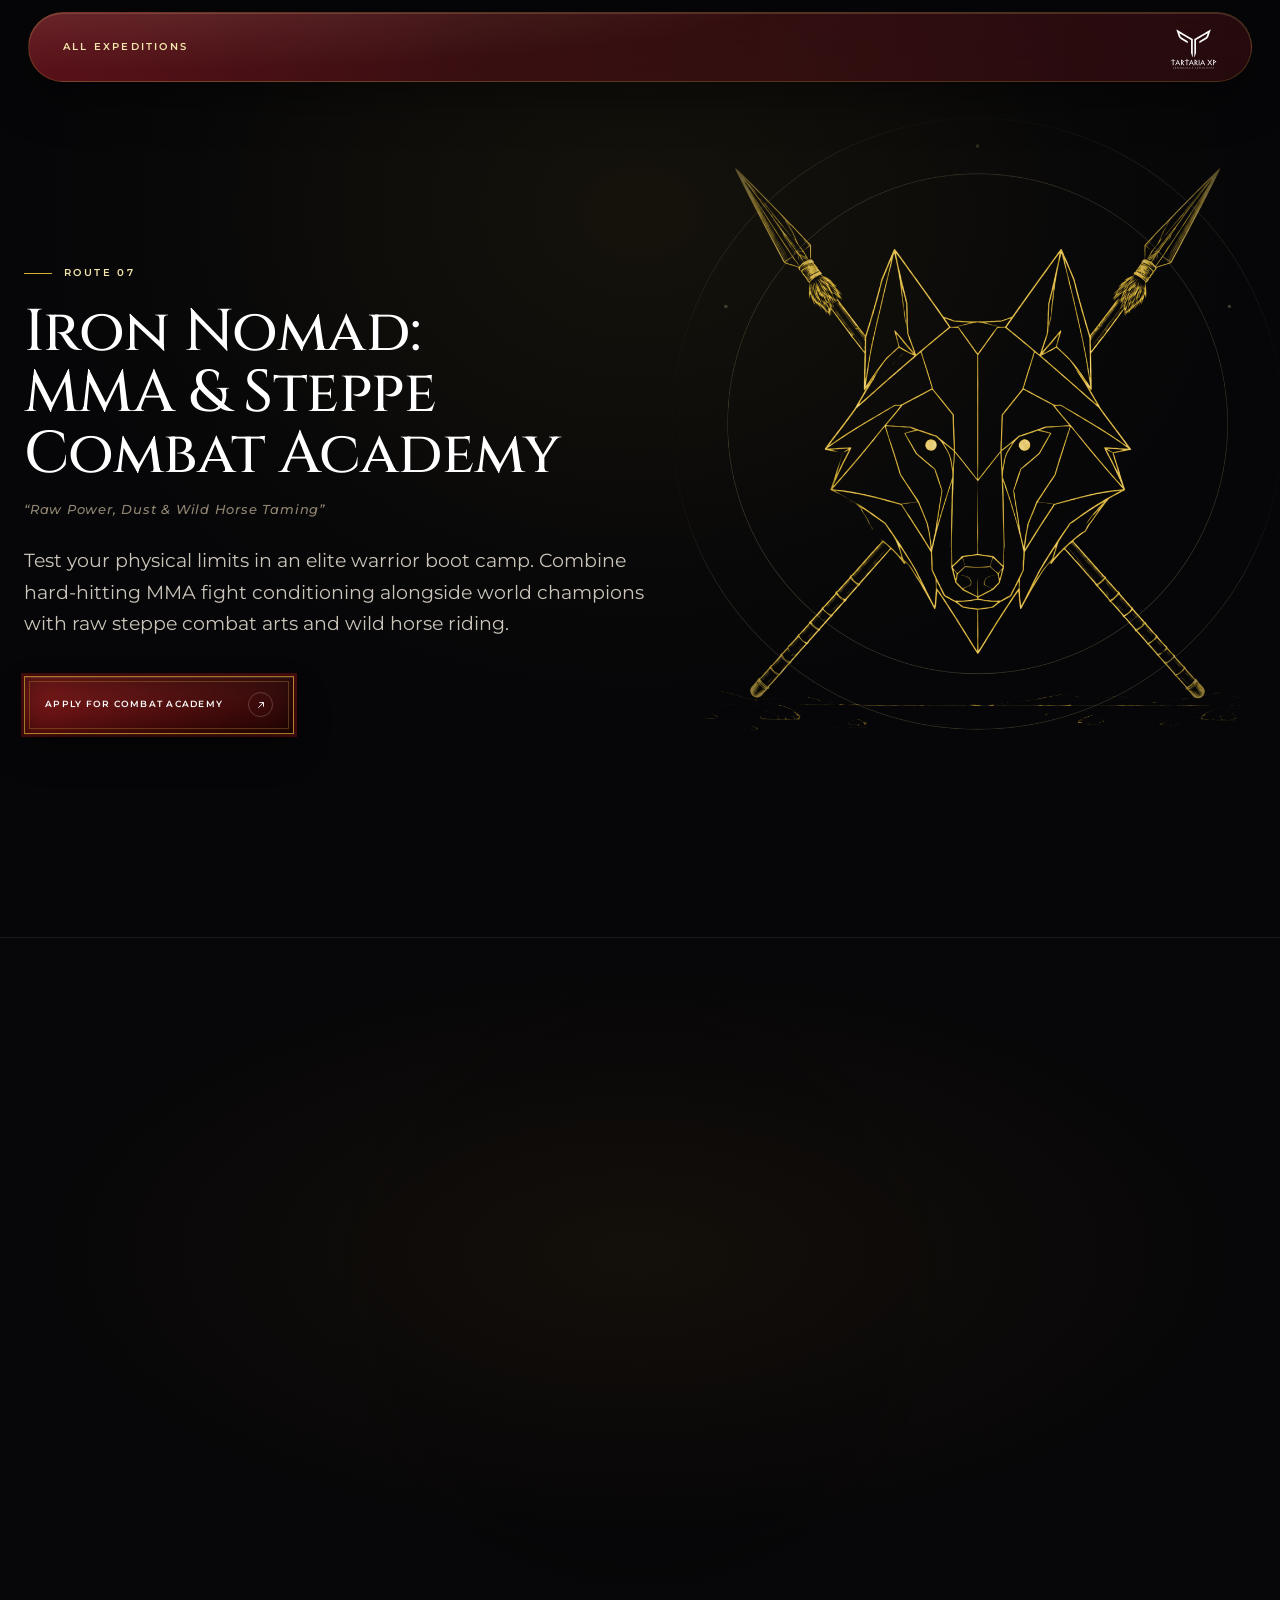
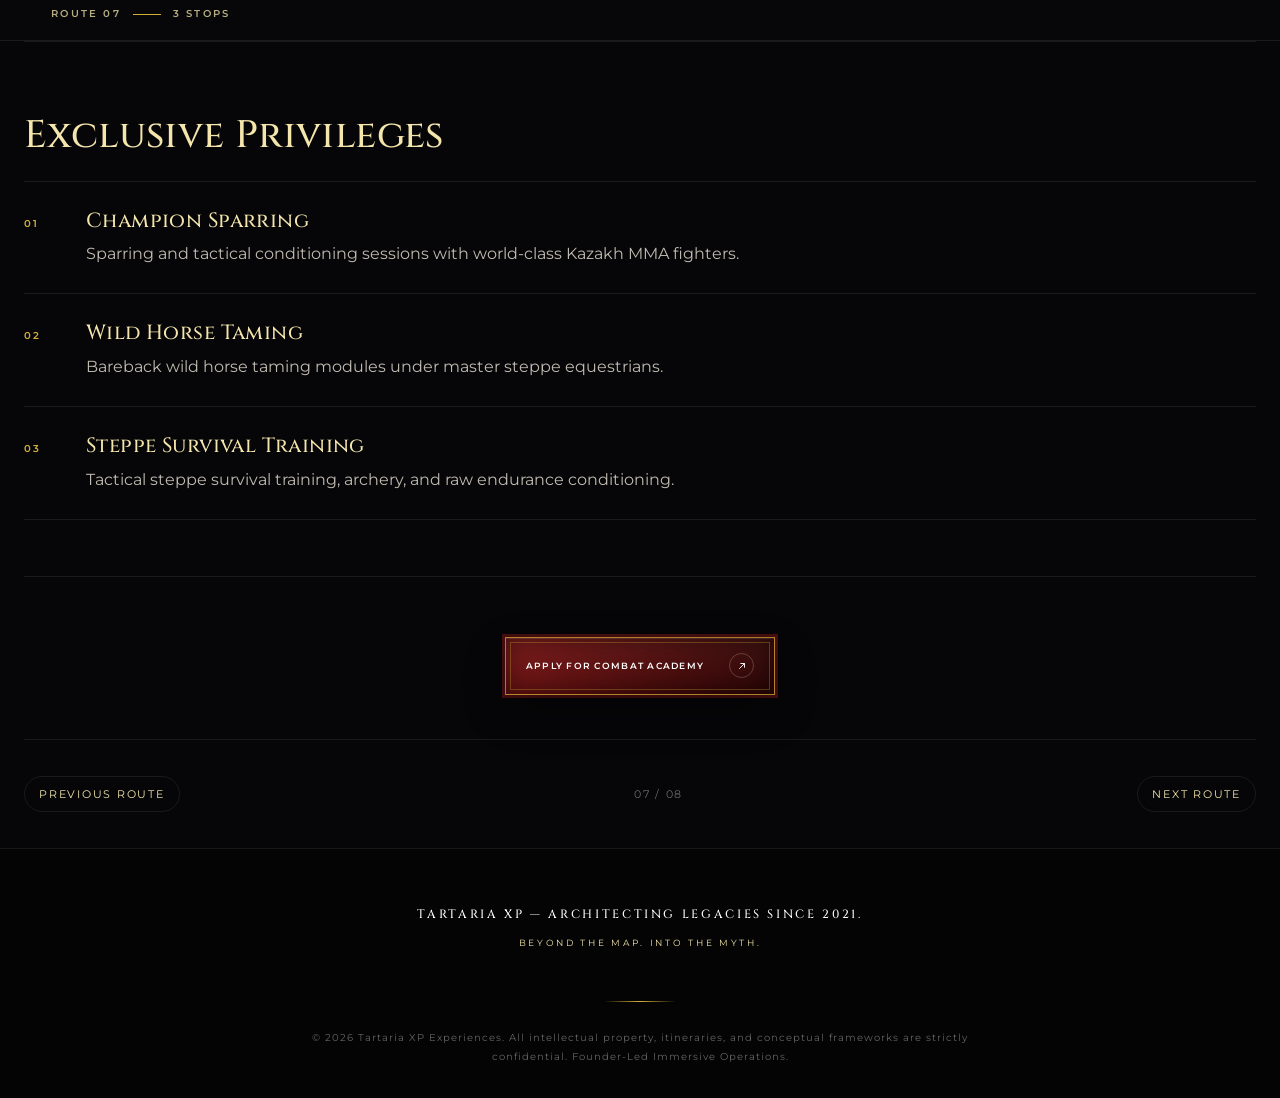
<file: ironnomad/index.html>
<!DOCTYPE html>
<html lang="en">
<head>
  <meta charset="UTF-8" />
  <meta name="viewport" content="width=device-width, initial-scale=1.0, viewport-fit=cover" />
  <meta name="theme-color" content="#060608" />
  <title>Expedition — Tartaria XP</title>
  <link rel="preconnect" href="https://fonts.googleapis.com" />
  <link rel="preconnect" href="https://fonts.gstatic.com" crossorigin />
  <link href="https://fonts.googleapis.com/css2?family=Cinzel:wght@400;500;600;700&family=Montserrat:wght@400;500;600;700&display=swap" rel="stylesheet" />
    <script>/* pre-hide animated blocks until the scripts have set their start states (prevents the show → hide → animate flash) */
  (function(){try{if(!matchMedia("(prefers-reduced-motion: reduce)").matches){var h=document.documentElement;h.classList.add("txp-prep");setTimeout(function(){h.classList.remove("txp-prep")},4500);}}catch(e){}})();</script>
  <link rel="stylesheet" href="/styles.css?v=20261013e" />
  <link rel="stylesheet" href="/routes.css?v=20261013e" />
  <link rel="stylesheet" href="/luxury.css?v=20261013e" />
  <link rel="stylesheet" href="/art.css?v=20261013e" />
  <link rel="stylesheet" href="/sacred-svg.css?v=20261013e" />
  <link rel="stylesheet" href="/motion.css?v=20261013e" />
  <link rel="stylesheet" href="/mobile.css?v=20261013e" />
</head>
<body class="rt-page">
<svg class="svg-sprite" width="0" height="0" aria-hidden="true" focusable="false">
    <defs>
      <g id="logoArt">
        <g class="lg-icon">
          <path class="lg-wing" fill-rule="evenodd" d="M206.9 82.1 L206.9 83.6 L207.6 85.1 L208.1 87.9 L212.1 99.9 L212.1 100.6 L214.4 107.1 L214.9 107.9 L215.9 111.4 L216.4 112.1 L217.6 115.9 L217.6 116.6 L220.9 125.9 L220.9 126.6 L221.4 127.4 L222.6 131.6 L224.6 136.4 L224.6 137.1 L225.9 140.4 L225.9 141.1 L227.1 144.4 L227.1 145.1 L228.1 147.6 L228.1 148.4 L228.6 149.1 L228.9 150.6 L230.6 154.6 L231.6 157.6 L231.6 158.4 L233.9 164.6 L234.1 166.1 L234.6 166.9 L237.4 175.6 L239.6 181.1 L239.6 181.9 L244.9 197.6 L244.9 198.4 L249.1 210.9 L249.6 211.6 L249.9 213.1 L251.9 219.1 L252.4 219.9 L254.1 225.6 L254.6 226.4 L256.4 231.9 L256.9 232.6 L258.1 237.6 L259.6 241.4 L263.9 254.1 L263.9 254.9 L264.9 257.1 L265.4 259.4 L265.9 260.1 L266.6 262.9 L267.9 265.4 L267.9 265.9 L271.1 272.6 L273.9 277.4 L273.9 277.9 L276.9 284.1 L286.4 298.6 L290.4 303.9 L298.1 312.9 L308.9 323.4 L312.9 326.6 L326.4 335.9 L333.6 339.9 L340.9 344.9 L348.1 348.9 L350.1 350.4 L356.1 353.9 L356.9 354.6 L363.4 358.1 L379.4 368.1 L384.9 370.9 L390.6 374.9 L396.6 378.1 L405.6 383.9 L416.6 390.1 L420.9 393.1 L425.1 395.4 L430.9 399.1 L434.9 401.1 L437.4 402.9 L445.1 407.1 L450.1 410.4 L454.4 413.6 L465.6 419.6 L471.6 423.9 L479.4 428.1 L485.6 432.4 L487.9 433.4 L496.6 438.6 L497.9 439.1 L503.9 443.4 L505.4 444.1 L506.4 444.1 L506.9 443.4 L506.9 438.4 L507.1 438.1 L506.9 392.6 L506.6 392.1 L503.6 389.9 L499.9 387.9 L497.1 385.9 L488.9 381.4 L475.6 372.9 L469.6 369.6 L461.4 364.4 L452.9 359.6 L448.4 356.4 L443.6 353.9 L427.9 344.1 L421.9 340.9 L415.9 336.9 L404.9 330.6 L400.1 327.1 L391.9 322.6 L385.9 318.9 L384.4 317.6 L372.4 310.6 L368.9 308.1 L360.4 303.6 L346.9 294.9 L344.9 293.1 L338.9 288.9 L329.9 279.9 L322.9 271.4 L317.1 262.1 L316.1 259.9 L312.4 253.4 L309.4 245.9 L309.1 244.6 L307.4 240.9 L306.1 237.1 L304.1 229.1 L301.1 222.1 L300.4 219.1 L298.1 212.9 L298.1 212.1 L297.6 211.4 L295.1 203.9 L294.9 202.4 L294.4 201.6 L292.1 195.1 L291.9 193.6 L291.1 192.1 L289.9 187.1 L289.9 185.4 L290.4 184.9 L291.1 184.9 L295.1 186.9 L303.4 191.9 L306.1 193.1 L320.1 201.1 L326.6 205.4 L336.6 210.4 L343.1 214.9 L346.9 216.6 L347.4 217.1 L347.9 217.1 L349.6 218.4 L355.9 221.6 L358.1 223.1 L366.9 227.6 L374.1 232.6 L380.9 236.1 L392.6 243.1 L393.1 243.1 L393.6 243.6 L397.6 245.6 L405.6 250.9 L413.1 254.9 L413.6 255.4 L417.9 257.4 L420.4 259.1 L424.6 261.4 L425.9 262.4 L431.9 265.9 L434.1 266.9 L439.1 270.1 L448.1 274.9 L455.6 279.9 L458.9 281.4 L467.4 286.6 L480.6 293.9 L486.9 298.1 L490.1 299.6 L502.6 307.1 L504.4 307.9 L523.1 319.4 L530.4 323.1 L536.4 327.4 L539.9 329.1 L546.6 333.4 L549.4 334.6 L556.1 338.6 L559.4 340.1 L567.6 345.6 L571.9 347.9 L582.9 354.6 L589.9 358.4 L593.1 360.6 L594.4 361.1 L595.4 362.4 L595.4 375.4 L595.6 375.6 L595.6 402.4 L595.4 402.6 L595.4 414.1 L595.6 414.4 L595.6 423.1 L595.4 423.4 L595.4 435.9 L595.6 436.1 L595.6 468.1 L595.4 468.4 L595.4 554.4 L595.6 554.6 L595.6 562.9 L595.4 563.1 L595.4 577.1 L595.6 577.4 L595.6 613.4 L595.4 613.6 L595.4 625.1 L595.6 625.4 L595.6 637.4 L595.4 637.6 L595.4 640.4 L595.6 640.6 L595.6 673.4 L595.4 673.6 L595.4 691.6 L595.6 691.9 L595.6 699.6 L596.4 702.6 L597.9 706.4 L599.9 712.4 L599.9 713.1 L603.9 724.6 L603.9 725.4 L604.9 727.6 L604.9 728.4 L606.1 731.6 L606.6 734.1 L611.6 747.6 L611.9 749.4 L614.9 758.4 L615.6 761.6 L618.4 769.9 L619.6 772.6 L622.9 782.6 L622.9 783.4 L625.1 789.9 L625.6 790.6 L630.1 804.6 L632.9 807.6 L636.1 810.4 L638.9 812.4 L640.4 812.6 L640.9 811.4 L640.9 805.6 L641.1 805.4 L641.1 788.1 L640.9 787.9 L640.9 776.9 L641.1 776.6 L641.1 775.4 L640.9 775.1 L640.9 695.4 L641.1 695.1 L640.9 694.1 L641.1 693.6 L641.1 687.6 L640.9 687.4 L640.9 544.9 L640.6 544.6 L640.6 539.6 L640.9 539.4 L640.9 337.4 L639.9 336.1 L630.1 330.6 L624.6 326.9 L617.4 323.1 L609.6 318.1 L602.9 314.6 L593.1 308.4 L584.4 303.9 L568.1 293.6 L555.1 286.6 L552.6 284.9 L544.6 280.4 L538.4 276.4 L534.9 274.6 L529.9 271.4 L519.9 265.9 L514.4 262.1 L509.6 259.4 L508.6 259.1 L508.1 258.6 L506.4 257.9 L495.9 251.1 L486.4 245.9 L482.6 243.4 L474.6 239.1 L470.1 236.1 L462.9 232.1 L455.6 227.4 L453.9 226.6 L443.4 220.6 L431.6 213.4 L421.9 208.1 L415.4 203.9 L406.1 198.6 L400.4 194.9 L395.9 192.6 L390.1 188.9 L384.9 186.1 L380.1 183.1 L378.4 182.4 L363.4 173.1 L356.9 169.6 L348.4 164.4 L343.1 161.6 L334.4 155.9 L325.4 151.1 L318.1 146.4 L312.9 143.6 L305.4 138.9 L300.9 136.6 L293.4 131.6 L289.6 129.9 L278.1 122.9 L276.4 122.1 L269.6 117.9 L268.4 117.4 L267.1 116.4 L259.6 112.4 L249.1 105.9 L246.6 104.6 L245.4 103.6 L242.9 102.4 L237.1 98.6 L229.9 94.9 L225.9 92.1 L218.4 87.9 L215.1 85.6 L211.6 83.9 L211.1 83.4 L209.4 82.9 L208.1 82.1Z"/>
          <path class="lg-wing" fill-rule="evenodd" d="M1115.1 81.9 L1114.4 81.9 L1107.9 85.4 L1106.6 86.4 L1101.6 89.4 L1099.9 90.1 L1093.6 94.1 L1091.9 94.9 L1087.6 97.6 L1082.4 100.4 L1078.4 103.1 L1068.4 108.6 L1061.9 112.9 L1052.1 118.1 L1048.4 120.6 L1042.4 123.9 L1037.9 126.9 L1034.4 128.6 L1033.1 129.6 L1030.6 130.9 L1029.4 131.9 L1028.1 132.4 L1019.4 137.9 L1015.4 139.9 L1007.9 144.6 L1001.4 148.1 L996.1 151.6 L986.6 156.9 L980.6 160.9 L974.9 163.9 L959.9 172.9 L955.4 175.1 L948.4 179.9 L937.9 185.9 L936.1 186.6 L931.6 189.6 L921.4 195.4 L915.6 199.1 L905.4 204.9 L901.4 207.6 L893.6 211.9 L879.6 220.4 L873.4 223.6 L868.4 227.1 L858.4 232.6 L849.6 238.1 L842.1 242.1 L830.4 249.4 L826.9 251.1 L820.9 255.4 L809.4 261.4 L805.4 264.1 L797.9 268.1 L788.9 273.9 L777.9 279.9 L770.1 284.9 L759.4 290.6 L749.9 296.6 L744.4 299.6 L739.6 302.9 L729.4 308.4 L724.9 311.4 L719.6 314.1 L718.4 315.1 L712.1 318.6 L708.4 321.1 L703.4 323.6 L699.1 326.4 L696.1 327.9 L689.9 332.1 L682.4 336.1 L681.4 337.1 L681.1 337.9 L681.1 405.1 L681.4 405.4 L681.4 430.6 L681.1 430.9 L681.1 465.6 L681.4 465.9 L681.4 481.6 L681.1 481.9 L681.1 548.4 L681.4 548.6 L681.4 560.9 L681.1 561.1 L681.1 590.9 L681.4 591.1 L681.4 619.6 L681.1 619.9 L681.1 634.6 L681.4 634.9 L681.4 642.1 L681.1 642.4 L681.1 650.1 L681.4 650.4 L681.4 667.4 L681.1 667.6 L681.1 733.6 L681.4 733.9 L681.4 736.4 L681.1 736.6 L681.1 804.1 L681.4 804.4 L681.4 811.1 L681.6 811.4 L681.4 812.1 L681.9 813.1 L683.1 812.9 L686.1 810.1 L690.4 806.9 L692.4 804.9 L694.4 798.4 L694.4 797.6 L695.1 795.9 L695.4 794.1 L697.9 786.9 L697.9 786.1 L700.6 778.1 L701.1 777.4 L702.4 772.9 L703.6 770.1 L704.9 765.6 L705.6 764.1 L705.6 763.4 L707.1 759.4 L707.1 758.6 L708.4 755.4 L708.4 754.6 L709.6 751.6 L709.6 750.9 L712.4 742.9 L712.4 742.1 L712.9 741.4 L713.4 739.1 L718.6 723.4 L719.1 722.6 L720.6 717.4 L721.4 715.9 L721.4 715.1 L725.6 702.9 L725.9 701.1 L726.6 699.1 L726.6 657.9 L726.4 657.6 L726.4 653.4 L726.6 653.1 L726.6 638.4 L726.4 638.1 L726.4 618.6 L726.6 618.4 L726.6 589.6 L726.4 589.4 L726.4 573.9 L726.6 573.6 L726.6 527.4 L726.4 527.1 L726.4 519.1 L726.6 518.9 L726.6 407.1 L726.4 406.9 L726.4 401.9 L726.6 401.6 L726.6 364.6 L726.9 364.4 L726.9 362.4 L728.1 361.1 L732.1 358.9 L736.1 356.1 L749.4 348.6 L758.4 342.9 L773.1 334.6 L774.4 333.6 L776.1 332.9 L778.6 331.1 L787.1 326.4 L791.9 323.1 L800.1 318.9 L808.4 313.6 L819.9 307.1 L823.1 304.9 L836.4 297.6 L842.9 293.1 L852.6 288.1 L859.4 283.9 L862.9 282.1 L873.4 275.4 L885.1 269.4 L904.4 257.4 L909.6 254.9 L910.1 254.4 L916.9 250.9 L917.6 250.1 L922.9 246.9 L924.1 246.4 L925.9 245.1 L926.4 245.1 L927.6 244.1 L928.6 243.9 L938.9 237.6 L944.6 234.6 L954.1 228.6 L957.6 226.9 L959.9 225.4 L965.1 222.9 L969.6 219.9 L976.9 215.9 L986.1 210.1 L988.9 208.9 L995.1 205.1 L997.4 204.1 L1003.6 200.1 L1015.9 193.1 L1019.9 191.1 L1026.6 186.9 L1030.1 185.1 L1032.1 184.9 L1032.4 185.1 L1032.4 186.9 L1031.9 188.1 L1031.6 190.1 L1030.1 193.9 L1029.9 195.4 L1029.1 196.9 L1028.9 198.4 L1026.9 203.4 L1025.6 207.6 L1025.1 208.4 L1024.9 209.9 L1024.1 211.4 L1023.9 212.9 L1022.9 215.4 L1022.9 216.1 L1022.1 217.6 L1020.4 223.6 L1019.1 226.4 L1016.9 233.1 L1016.9 233.9 L1015.9 236.4 L1015.1 239.4 L1013.1 243.9 L1012.9 245.1 L1011.9 247.1 L1011.6 248.4 L1009.6 253.4 L1007.6 257.4 L1003.1 264.6 L1002.4 266.4 L998.1 272.6 L991.1 281.1 L984.4 287.9 L975.6 294.9 L969.1 298.6 L963.9 302.4 L962.6 302.9 L957.6 306.1 L954.1 307.9 L948.6 311.9 L946.4 312.9 L942.1 315.6 L940.9 316.1 L932.6 321.4 L921.6 327.6 L917.4 330.6 L914.9 331.9 L909.4 335.4 L907.6 336.1 L893.6 344.9 L888.9 347.4 L882.4 351.9 L873.9 356.4 L867.4 360.9 L861.4 364.1 L852.4 369.9 L848.4 371.9 L842.4 375.9 L841.1 376.4 L839.1 377.9 L834.9 380.1 L831.1 382.6 L824.6 386.1 L823.4 387.1 L817.6 390.4 L815.1 392.4 L815.1 394.1 L814.9 394.4 L814.9 414.6 L815.1 414.9 L814.9 415.4 L814.9 443.1 L815.4 444.1 L816.6 444.1 L818.6 443.1 L826.4 437.9 L837.1 431.9 L839.9 429.9 L844.4 427.4 L852.1 422.4 L860.4 417.9 L862.4 416.4 L863.6 415.9 L870.1 411.9 L870.9 411.1 L875.6 408.1 L883.6 403.6 L890.4 399.4 L896.9 395.9 L906.9 389.4 L908.1 388.9 L913.1 385.6 L914.9 384.9 L919.1 382.1 L921.6 380.9 L927.6 376.9 L934.6 372.9 L937.4 370.9 L944.6 367.1 L955.4 360.1 L964.6 354.9 L976.6 347.4 L982.1 344.4 L985.6 341.9 L995.9 335.9 L1002.1 331.6 L1012.1 323.9 L1017.9 318.9 L1023.9 312.9 L1029.4 306.6 L1037.4 295.9 L1041.1 289.9 L1044.1 285.9 L1045.1 283.6 L1046.9 280.9 L1046.9 280.4 L1048.9 276.6 L1048.9 276.1 L1050.9 272.4 L1050.9 271.9 L1053.1 267.6 L1053.1 267.1 L1055.1 263.1 L1056.4 259.4 L1056.9 258.6 L1059.4 250.6 L1060.1 249.1 L1060.4 247.6 L1061.1 246.1 L1061.4 244.6 L1061.9 243.9 L1062.1 242.4 L1062.6 241.6 L1064.1 237.1 L1064.1 236.4 L1066.9 228.4 L1067.1 226.9 L1068.1 224.6 L1068.1 223.9 L1069.1 221.6 L1069.1 220.9 L1069.6 220.1 L1071.1 215.1 L1072.9 210.9 L1073.1 209.4 L1074.1 207.4 L1075.1 204.4 L1075.1 203.6 L1076.1 201.6 L1076.1 200.9 L1078.1 195.4 L1078.1 194.6 L1080.1 189.1 L1080.1 188.4 L1080.9 186.9 L1081.1 185.4 L1081.9 183.9 L1083.1 180.1 L1083.1 179.4 L1083.9 177.9 L1084.4 175.6 L1084.9 174.9 L1085.1 173.4 L1085.9 171.9 L1086.1 170.4 L1088.4 164.4 L1088.4 163.6 L1091.1 157.1 L1091.4 155.6 L1092.4 153.1 L1092.6 151.4 L1094.4 146.6 L1094.4 145.9 L1095.1 144.4 L1095.1 143.6 L1096.4 140.4 L1096.4 139.6 L1096.9 138.9 L1098.1 134.9 L1098.9 133.6 L1100.9 127.1 L1100.9 126.4 L1105.4 113.1 L1106.4 111.1 L1107.1 108.1 L1110.4 98.6 L1110.4 97.9 L1111.9 93.4 L1112.4 92.6 L1112.6 91.1 L1113.4 89.6 L1114.1 86.1 L1115.4 83.1 L1115.4 82.1Z"/>
        </g>
        <g class="lg-word">
          <path fill-rule="evenodd" d="M133.4 876.9 L129.4 876.9 L129.1 876.6 L128.1 876.6 L127.9 876.9 L111.9 876.9 L110.9 877.1 L108.1 878.9 L105.4 881.1 L92.9 889.1 L89.1 892.1 L82.4 896.6 L78.9 899.4 L72.9 903.1 L69.1 906.1 L65.9 908.1 L60.4 912.4 L54.4 916.4 L53.4 917.6 L53.6 918.9 L54.6 919.6 L59.6 918.1 L62.1 916.9 L63.4 916.6 L65.4 915.6 L71.1 913.6 L76.6 911.1 L77.9 910.9 L81.9 908.9 L90.1 905.6 L94.6 903.4 L103.4 900.1 L108.9 897.4 L110.9 896.9 L111.6 897.6 L111.6 898.9 L111.9 899.1 L111.9 972.9 L111.6 973.1 L111.9 994.6 L111.6 994.9 L111.6 1024.6 L111.9 1025.6 L112.4 1026.1 L113.4 1026.4 L129.4 1026.4 L129.6 1026.1 L131.6 1025.9 L132.1 1024.9 L132.1 989.9 L132.4 989.6 L132.4 980.1 L132.1 979.9 L132.4 939.9 L132.1 939.6 L132.1 934.1 L132.4 933.9 L132.4 899.1 L132.6 898.9 L132.6 897.1 L133.1 896.6 L134.9 896.9 L140.9 899.6 L148.9 902.4 L157.4 906.1 L159.1 906.6 L164.6 909.4 L168.4 910.9 L171.1 911.6 L177.4 914.4 L179.9 915.1 L181.9 916.1 L185.4 917.1 L186.1 917.6 L190.9 918.9 L191.9 918.6 L192.4 918.1 L192.1 916.9 L190.1 915.1 L179.6 908.1 L174.9 904.4 L168.1 900.4 L161.4 895.4 L154.1 890.6 L151.4 888.4 L147.9 886.1 L146.6 885.6 L135.9 878.1Z"/>
          <path fill-rule="evenodd" d="M245.6 879.6 L245.1 879.6 L244.4 880.6 L242.9 883.6 L242.9 884.1 L241.1 887.1 L241.1 887.6 L237.9 893.9 L237.9 894.4 L231.6 907.1 L231.6 907.6 L227.6 915.9 L227.6 916.4 L225.6 919.9 L225.6 920.4 L223.6 924.1 L222.9 926.4 L219.1 933.9 L218.1 936.9 L214.6 944.1 L214.6 944.6 L210.6 952.1 L207.6 959.9 L202.9 969.1 L202.9 969.6 L201.1 973.1 L199.6 977.1 L195.4 984.6 L192.9 991.1 L188.6 999.4 L188.6 999.9 L187.9 1001.1 L186.4 1005.1 L184.9 1007.9 L184.9 1008.4 L184.4 1008.9 L184.4 1009.4 L183.1 1011.9 L181.6 1014.1 L179.9 1017.6 L176.9 1025.1 L177.4 1026.1 L178.1 1026.4 L181.1 1026.4 L181.4 1026.6 L192.1 1026.6 L192.4 1026.4 L194.1 1026.4 L195.4 1025.9 L196.1 1024.9 L198.1 1020.6 L198.1 1020.1 L204.1 1008.6 L204.1 1008.1 L206.1 1004.4 L207.9 999.9 L210.1 995.4 L211.4 994.4 L217.6 990.9 L218.4 990.1 L223.4 987.4 L228.1 984.1 L232.9 981.6 L234.6 980.4 L244.6 975.4 L246.1 975.6 L246.6 976.1 L251.4 978.4 L253.6 979.9 L260.4 983.4 L271.9 990.9 L277.1 993.9 L278.9 995.4 L281.1 1000.1 L281.9 1002.4 L284.6 1007.9 L284.6 1008.4 L285.9 1010.6 L285.9 1011.1 L287.1 1013.4 L287.1 1013.9 L289.1 1017.6 L290.9 1022.1 L292.6 1025.6 L293.1 1026.1 L293.9 1026.4 L306.6 1026.4 L306.9 1026.1 L310.6 1026.1 L311.6 1025.6 L311.6 1024.4 L305.1 1010.6 L305.1 1010.1 L302.4 1004.4 L302.4 1003.9 L296.9 992.9 L296.9 992.4 L295.9 990.6 L295.9 990.1 L293.1 984.4 L293.1 983.9 L290.4 978.9 L287.1 970.6 L285.9 968.4 L285.9 967.9 L285.4 967.4 L285.4 966.9 L282.1 960.4 L282.1 959.9 L278.9 953.1 L278.9 952.6 L275.6 946.1 L271.9 936.1 L267.9 928.6 L264.9 921.1 L259.1 909.1 L255.1 899.1 L253.9 896.9 L253.6 895.9 L253.1 895.4 L252.1 892.6 L247.9 884.1 L247.9 883.6ZM245.1 921.1 L246.6 923.1 L246.9 924.1 L251.1 932.4 L251.1 932.9 L252.9 936.1 L254.1 939.4 L254.6 939.9 L254.6 940.4 L255.9 942.6 L260.1 953.4 L267.6 969.1 L268.1 971.1 L268.6 971.9 L269.1 974.9 L268.1 975.1 L264.1 973.1 L258.9 969.9 L256.6 968.1 L250.4 964.9 L247.6 963.1 L245.6 962.1 L243.9 962.1 L243.4 962.6 L240.9 963.6 L240.4 964.1 L233.1 967.9 L223.9 973.9 L221.1 975.1 L220.1 975.1 L219.9 974.9 L219.9 973.9 L221.1 970.1 L223.6 965.4 L223.6 964.9 L228.6 954.4 L229.6 951.6 L232.9 945.4 L232.9 944.9 L234.1 942.6 L235.9 938.1 L240.1 930.1 L240.1 929.6 L242.1 925.9 L242.4 924.9 L242.9 924.4 L243.6 922.6Z"/>
          <path fill-rule="evenodd" d="M331.6 877.4 L330.9 878.6 L330.9 969.4 L330.6 969.6 L330.9 970.6 L330.9 997.1 L330.6 997.4 L330.6 1023.1 L330.9 1023.4 L330.9 1025.4 L331.6 1026.1 L332.6 1026.1 L332.9 1026.4 L343.4 1026.4 L343.6 1026.1 L348.1 1026.1 L349.4 1024.9 L349.4 996.6 L349.1 996.4 L349.4 977.9 L349.9 976.4 L350.6 975.6 L354.1 973.1 L355.1 972.9 L356.9 974.4 L359.9 978.4 L362.6 981.1 L368.6 988.6 L370.9 991.9 L374.9 996.6 L376.1 998.6 L380.6 1004.4 L386.1 1010.9 L391.9 1018.6 L394.6 1021.6 L397.9 1025.9 L399.1 1026.4 L418.4 1026.4 L418.6 1026.1 L419.9 1026.1 L420.4 1025.6 L420.4 1024.9 L418.1 1021.4 L409.1 1010.9 L407.4 1008.4 L405.1 1005.9 L400.9 999.9 L395.6 993.9 L392.4 989.4 L378.9 972.9 L375.6 968.4 L371.9 964.4 L370.1 961.4 L370.1 960.6 L372.1 958.1 L381.1 950.9 L384.1 948.9 L403.4 932.9 L408.4 929.1 L410.1 927.4 L410.4 926.9 L410.1 926.4 L407.4 923.9 L402.1 919.9 L397.1 916.6 L394.1 915.1 L380.6 905.4 L372.6 900.6 L367.6 896.9 L356.4 890.1 L351.9 886.6 L343.6 882.1 L339.9 879.4 L335.4 877.1 L332.4 877.1ZM350.4 905.4 L350.9 905.4 L353.9 906.9 L365.4 914.4 L370.4 917.1 L373.6 919.6 L381.4 924.6 L384.6 927.4 L384.6 928.1 L382.1 930.4 L374.1 936.1 L368.4 941.1 L364.4 943.9 L361.9 946.1 L351.1 953.9 L350.4 953.9 L349.9 953.4 L349.6 952.6 L349.6 950.1 L349.4 949.9 L349.4 910.4 L349.6 910.1 L349.6 907.1Z"/>
          <path fill-rule="evenodd" d="M476.1 876.6 L473.9 877.6 L471.6 879.1 L466.1 883.4 L459.9 887.1 L447.6 896.1 L443.1 898.9 L442.4 899.6 L435.9 903.9 L434.1 905.4 L429.4 908.4 L426.6 910.6 L420.1 915.1 L418.1 917.1 L418.1 918.1 L418.4 918.6 L419.6 918.9 L423.9 917.6 L426.6 916.4 L432.1 914.6 L440.1 910.9 L441.4 910.6 L442.6 909.9 L443.9 909.6 L448.9 907.6 L455.1 904.6 L462.6 901.9 L466.6 899.9 L470.9 898.4 L473.4 897.1 L474.9 896.6 L475.6 896.6 L476.1 897.1 L476.4 900.1 L476.6 900.4 L476.6 1024.1 L476.9 1024.4 L476.9 1025.4 L477.9 1026.1 L480.4 1026.1 L480.6 1026.4 L493.9 1026.4 L494.1 1026.1 L495.9 1026.1 L496.4 1025.9 L496.9 1024.6 L496.9 1003.4 L497.1 1003.1 L497.1 994.9 L496.9 994.6 L496.9 958.1 L497.1 957.9 L496.9 910.1 L497.1 909.9 L497.1 898.6 L497.4 898.4 L497.4 897.4 L497.9 896.9 L498.6 896.9 L502.6 898.1 L503.4 898.6 L513.1 902.1 L520.6 905.9 L526.1 907.6 L527.9 908.6 L529.9 909.1 L534.6 911.4 L535.9 911.6 L537.9 912.6 L539.1 912.9 L539.9 913.4 L541.1 913.6 L543.1 914.6 L549.9 916.9 L553.4 918.4 L556.6 918.6 L557.1 918.1 L557.1 917.1 L550.9 912.1 L547.4 909.9 L539.4 903.9 L526.6 895.6 L521.9 892.1 L517.1 889.1 L513.6 886.4 L506.6 882.4 L499.4 877.4 L497.1 876.6Z"/>
          <path fill-rule="evenodd" d="M604.9 879.6 L604.1 879.6 L603.6 880.1 L599.4 887.9 L595.4 898.1 L592.4 903.9 L592.4 904.4 L591.1 906.6 L591.1 907.1 L590.1 908.9 L588.1 913.9 L581.1 927.9 L580.1 930.6 L573.9 943.6 L572.1 948.1 L569.1 953.9 L569.1 954.4 L566.9 958.6 L565.1 963.1 L561.9 969.4 L561.9 969.9 L558.4 976.9 L558.4 977.4 L556.1 981.9 L556.1 982.4 L553.9 986.6 L553.9 987.1 L552.9 988.9 L552.9 989.4 L551.9 991.1 L549.9 996.1 L540.1 1015.9 L538.9 1019.1 L537.9 1020.6 L537.9 1021.1 L536.1 1024.6 L536.1 1025.6 L536.6 1026.1 L538.1 1026.1 L538.4 1026.4 L553.6 1026.4 L554.9 1025.9 L562.1 1011.1 L564.1 1006.1 L567.4 999.9 L567.4 999.4 L568.9 996.6 L569.1 995.6 L570.4 994.4 L576.4 991.1 L585.1 985.4 L595.6 979.9 L599.4 977.4 L603.1 975.4 L604.1 975.4 L609.9 978.9 L617.6 982.9 L625.9 987.9 L631.1 991.6 L635.9 994.1 L637.4 995.6 L639.9 1000.9 L639.9 1001.4 L642.9 1007.1 L644.9 1012.1 L646.9 1015.9 L649.4 1022.6 L651.4 1026.1 L652.1 1026.4 L668.1 1026.4 L668.4 1026.1 L669.6 1026.1 L670.1 1025.6 L670.1 1024.4 L669.1 1022.6 L667.9 1019.1 L663.1 1010.1 L659.1 999.9 L655.1 992.1 L655.1 991.6 L654.1 989.9 L654.1 989.4 L650.9 982.4 L650.9 981.9 L649.6 979.6 L648.9 977.4 L645.9 971.6 L645.6 970.4 L641.1 960.9 L637.9 952.6 L631.9 940.1 L629.9 934.6 L628.9 932.9 L628.6 931.6 L626.9 928.1 L626.1 925.9 L623.6 921.1 L621.4 915.4 L613.4 898.4 L612.6 895.9 L610.6 890.9 L608.6 886.9 L608.6 886.4 L607.1 883.4 L606.1 882.1 L605.4 880.1ZM603.6 920.6 L604.1 920.6 L604.6 921.1 L605.6 922.9 L605.6 923.4 L608.4 928.9 L608.4 929.4 L611.4 935.1 L612.6 938.9 L615.4 944.6 L615.4 945.1 L618.9 951.9 L621.6 959.1 L626.9 969.9 L628.4 974.4 L628.4 975.4 L628.1 975.6 L627.1 975.6 L623.6 973.9 L617.6 969.9 L612.4 966.9 L608.9 964.4 L604.1 962.1 L602.4 962.4 L598.9 964.1 L588.4 970.6 L581.1 974.6 L579.9 974.9 L579.4 974.4 L579.4 973.1 L580.6 969.4 L585.9 958.4 L588.6 951.4 L594.1 940.9 L597.1 933.1 L599.9 927.9 L601.6 923.4 L602.6 921.6Z"/>
          <path fill-rule="evenodd" d="M689.6 877.6 L689.4 879.6 L689.1 879.9 L689.1 961.6 L688.9 961.9 L688.9 971.6 L689.1 971.9 L688.9 999.9 L689.1 1000.1 L689.1 1023.9 L689.4 1024.1 L689.4 1025.6 L690.4 1026.4 L692.4 1026.4 L692.6 1026.6 L706.6 1026.6 L707.9 1025.9 L707.9 1024.4 L708.1 1024.1 L708.1 1016.9 L707.9 1016.6 L707.9 1003.4 L708.1 1003.1 L708.1 999.4 L707.9 999.1 L707.9 986.4 L708.1 986.1 L708.1 977.4 L708.4 976.6 L711.6 973.9 L712.9 973.1 L713.9 973.1 L714.9 973.9 L723.4 983.6 L729.1 991.4 L737.4 1000.9 L744.1 1010.1 L750.6 1017.6 L752.1 1019.9 L757.1 1025.9 L758.1 1026.4 L762.1 1026.4 L762.4 1026.6 L770.9 1026.6 L771.1 1026.4 L778.6 1026.4 L779.4 1026.1 L779.9 1025.6 L779.9 1025.1 L779.1 1023.9 L775.6 1019.9 L771.9 1014.6 L764.9 1006.4 L759.9 999.6 L755.1 994.4 L751.4 989.4 L742.4 978.6 L738.1 972.9 L730.6 964.1 L728.6 961.1 L728.6 960.4 L735.6 954.1 L742.9 948.4 L745.4 946.9 L751.4 942.4 L759.9 934.9 L768.9 927.9 L769.1 926.4 L766.4 923.9 L759.9 919.1 L757.1 917.6 L753.4 914.9 L745.1 909.9 L736.9 903.9 L731.4 900.9 L719.6 892.9 L714.4 889.9 L703.4 882.1 L694.9 877.4 L690.1 877.4ZM709.4 905.4 L712.9 907.1 L724.1 914.6 L733.6 920.1 L740.6 924.9 L742.9 927.1 L742.6 928.6 L739.9 931.4 L728.6 939.6 L719.1 947.1 L709.6 953.9 L708.6 952.9 L708.4 949.1 L708.1 948.9 L708.1 908.9 L708.4 908.6 L708.6 906.1Z"/>
          <path fill-rule="evenodd" d="M799.1 878.9 L798.1 879.6 L798.1 880.9 L797.9 881.1 L797.9 1025.1 L798.1 1025.9 L799.1 1026.4 L815.6 1026.4 L816.6 1025.6 L816.6 955.9 L816.9 955.6 L816.9 939.9 L816.6 939.6 L816.6 890.1 L816.9 889.9 L816.9 884.4 L816.6 884.1 L816.6 880.9 L816.1 879.4 L815.4 878.9 L810.4 878.9 L810.1 878.6Z"/>
          <path fill-rule="evenodd" d="M902.6 879.9 L902.1 880.1 L898.1 888.1 L898.1 888.6 L897.1 890.4 L894.9 896.1 L889.6 905.9 L889.6 906.4 L888.4 908.6 L884.9 917.4 L881.9 923.1 L881.9 923.6 L880.6 925.9 L878.6 930.9 L877.9 931.9 L877.6 932.9 L877.1 933.4 L873.6 940.4 L870.6 947.9 L867.9 953.1 L867.9 953.6 L866.9 955.4 L863.9 962.9 L863.1 963.9 L859.6 970.9 L859.6 971.4 L857.1 976.4 L855.6 980.4 L851.4 989.1 L850.6 991.4 L846.6 999.1 L845.4 1002.4 L838.6 1016.4 L838.6 1016.9 L835.4 1023.6 L835.4 1024.1 L834.6 1025.1 L834.6 1025.9 L835.4 1026.4 L839.1 1026.6 L839.4 1026.9 L848.4 1026.9 L848.6 1027.1 L850.9 1027.1 L851.1 1026.9 L852.9 1026.9 L853.4 1026.6 L854.1 1025.6 L855.1 1022.6 L860.9 1010.6 L863.4 1004.4 L867.6 996.1 L870.1 994.1 L883.9 986.1 L888.1 983.1 L898.1 977.9 L898.6 977.4 L902.1 975.9 L905.6 977.4 L907.9 978.9 L914.4 982.1 L915.6 983.1 L917.6 984.1 L923.1 988.1 L931.6 992.9 L935.9 996.1 L938.1 1000.1 L940.9 1007.1 L942.6 1010.4 L943.1 1012.1 L945.1 1015.9 L945.1 1016.4 L949.9 1026.4 L951.6 1026.9 L966.9 1026.9 L967.1 1026.6 L968.1 1026.6 L968.6 1026.1 L968.6 1025.1 L966.1 1018.9 L961.4 1009.6 L960.6 1007.4 L956.1 998.1 L956.1 997.6 L953.4 991.9 L953.4 991.4 L951.4 987.6 L948.9 981.1 L945.9 975.4 L945.9 974.9 L943.1 969.1 L943.1 968.6 L938.1 958.4 L938.1 957.9 L934.1 949.4 L931.1 941.9 L929.9 939.6 L927.9 934.6 L927.4 934.1 L927.1 933.1 L925.1 929.4 L922.1 921.9 L918.9 915.1 L916.9 909.6 L914.1 903.9 L914.1 903.4 L910.9 897.4 L910.9 896.9 L908.9 892.9 L908.6 891.6 L906.9 887.9 L906.9 887.4 L905.6 885.1 L905.6 884.6 L904.1 882.1 L903.6 880.6ZM902.6 921.9 L903.6 923.1 L904.9 925.6 L905.9 928.9 L909.1 935.1 L909.6 935.6 L912.6 943.1 L916.9 951.9 L919.1 957.9 L920.6 960.6 L921.1 962.4 L924.9 969.6 L926.6 975.1 L926.1 975.9 L925.4 975.9 L907.6 965.1 L903.1 962.9 L901.6 962.6 L898.1 964.1 L896.1 965.6 L890.1 968.9 L882.6 973.9 L877.6 976.4 L877.1 976.4 L876.9 976.1 L876.9 975.1 L878.9 969.6 L883.6 960.4 L883.6 959.9 L885.9 955.4 L887.9 950.1 L892.1 941.9 L892.1 941.4 L894.6 936.4 L894.6 935.9 L898.1 929.4 L898.1 928.9 L900.1 925.1 L900.1 924.6 L901.1 922.9 L902.1 921.9Z"/>
          <path fill-rule="evenodd" d="M1024.6 879.4 L1024.4 880.1 L1024.9 881.1 L1030.4 887.9 L1035.9 896.6 L1042.4 904.6 L1050.1 915.9 L1052.6 918.9 L1059.1 928.1 L1062.9 932.9 L1066.4 938.4 L1070.9 944.1 L1076.6 952.6 L1075.9 954.1 L1067.4 966.1 L1066.4 967.1 L1057.6 979.1 L1051.4 986.9 L1046.6 994.4 L1041.9 1000.1 L1032.6 1013.9 L1023.9 1025.4 L1024.1 1026.6 L1024.9 1026.9 L1032.1 1026.9 L1032.4 1027.1 L1042.4 1027.1 L1042.6 1026.9 L1045.6 1026.9 L1046.1 1026.6 L1049.1 1021.9 L1050.6 1020.1 L1054.1 1014.9 L1057.9 1010.4 L1061.9 1004.9 L1065.6 998.9 L1068.9 994.9 L1073.1 988.4 L1077.9 982.4 L1085.4 971.9 L1088.6 968.6 L1089.6 969.4 L1093.4 974.9 L1099.6 982.9 L1107.4 993.9 L1111.6 999.1 L1115.4 1005.1 L1123.6 1015.9 L1128.4 1022.9 L1131.4 1026.6 L1131.9 1026.9 L1151.9 1026.9 L1152.9 1026.6 L1153.4 1026.1 L1153.4 1025.1 L1152.4 1024.1 L1146.4 1015.4 L1143.1 1011.6 L1136.1 1001.4 L1131.1 995.1 L1126.4 987.6 L1123.6 983.9 L1121.4 981.4 L1117.9 976.1 L1114.6 972.1 L1109.9 964.9 L1102.4 955.1 L1100.9 952.4 L1103.4 948.6 L1108.1 942.6 L1113.6 933.9 L1117.1 929.9 L1121.4 923.6 L1123.9 920.6 L1136.1 903.4 L1142.4 895.6 L1151.4 882.4 L1153.1 880.4 L1153.1 879.6 L1152.1 879.1 L1148.1 879.1 L1147.9 878.9 L1134.4 878.9 L1134.1 879.1 L1132.1 879.1 L1131.6 879.4 L1129.1 882.4 L1127.6 884.9 L1125.1 887.9 L1118.6 897.1 L1114.4 902.4 L1109.1 910.1 L1100.1 921.4 L1093.6 931.1 L1090.4 934.9 L1088.9 935.9 L1085.9 933.1 L1080.1 925.1 L1077.9 921.4 L1068.1 908.9 L1064.4 903.1 L1060.4 898.4 L1053.9 888.9 L1046.6 879.6 L1045.1 878.9 L1027.1 878.9 L1026.9 879.1 L1025.1 879.1Z"/>
          <path fill-rule="evenodd" d="M1175.4 879.1 L1174.6 880.1 L1174.6 925.4 L1174.4 925.6 L1174.6 1025.9 L1175.6 1026.9 L1191.1 1027.1 L1191.4 1026.9 L1192.4 1026.9 L1193.1 1026.1 L1193.4 980.6 L1194.1 978.9 L1197.6 976.1 L1204.1 971.9 L1210.6 966.6 L1222.6 959.1 L1227.1 955.4 L1231.6 952.1 L1240.6 946.4 L1250.9 938.9 L1261.1 931.9 L1263.6 929.9 L1263.6 928.9 L1254.1 922.1 L1241.6 914.6 L1230.9 907.6 L1228.4 906.4 L1223.1 902.6 L1216.6 899.4 L1205.9 892.4 L1196.6 886.9 L1193.9 885.6 L1192.1 884.4 L1189.1 882.9 L1186.1 880.9 L1182.4 879.1ZM1194.4 904.9 L1196.1 905.1 L1201.9 908.1 L1207.4 911.4 L1211.4 914.1 L1219.6 918.4 L1231.1 926.1 L1232.4 926.6 L1235.4 928.6 L1236.1 929.6 L1234.1 931.9 L1228.4 935.6 L1222.9 939.9 L1216.9 943.6 L1215.9 944.6 L1212.6 946.6 L1208.1 950.1 L1206.6 950.9 L1199.4 956.1 L1194.9 958.9 L1193.9 957.9 L1193.6 948.9 L1193.4 948.6 L1193.6 908.9 L1193.9 908.6 L1193.9 905.6Z"/>
        </g>
        <g class="lg-tag">
          <path fill-rule="evenodd" d="M125.6 1076.4 L125.4 1077.4 L127.1 1078.4 L128.1 1079.4 L128.4 1080.1 L128.4 1104.6 L128.1 1104.9 L127.9 1107.1 L126.9 1108.1 L125.4 1108.6 L124.9 1109.1 L125.1 1109.9 L125.9 1110.1 L126.9 1109.9 L137.1 1109.9 L137.4 1110.1 L140.4 1110.1 L140.6 1109.9 L149.6 1109.9 L150.1 1109.6 L150.9 1108.1 L151.4 1104.6 L151.6 1104.4 L151.6 1102.9 L150.9 1102.1 L150.1 1102.4 L148.9 1105.1 L147.1 1106.6 L145.6 1107.4 L142.4 1107.6 L142.1 1107.9 L137.4 1107.9 L136.1 1107.4 L134.9 1106.1 L134.9 1103.6 L134.6 1103.4 L134.6 1095.1 L134.9 1094.4 L135.6 1093.6 L142.9 1093.6 L144.4 1094.9 L145.1 1096.6 L145.9 1097.4 L146.9 1097.1 L146.4 1088.6 L145.9 1088.1 L145.4 1088.1 L144.9 1088.6 L144.4 1090.1 L143.4 1091.1 L142.4 1091.4 L137.1 1091.4 L136.9 1091.1 L135.6 1091.1 L134.9 1090.4 L134.6 1089.4 L134.6 1079.4 L135.9 1078.4 L143.1 1078.4 L143.4 1078.6 L144.6 1078.6 L146.6 1079.9 L147.4 1080.9 L147.9 1082.4 L148.4 1082.9 L148.9 1082.9 L149.1 1082.6 L149.1 1077.4 L148.9 1076.9 L148.1 1076.4Z"/>
          <path fill-rule="evenodd" d="M171.1 1076.4 L170.6 1076.9 L170.6 1077.4 L171.6 1078.1 L172.9 1078.4 L175.6 1081.1 L177.1 1083.1 L180.9 1089.6 L183.4 1092.9 L183.6 1094.4 L175.6 1105.9 L173.6 1107.6 L170.9 1108.6 L170.6 1109.6 L171.4 1110.1 L180.4 1110.1 L181.1 1109.9 L181.6 1109.4 L181.4 1108.6 L179.6 1107.9 L178.9 1107.1 L178.9 1106.1 L179.9 1104.1 L182.9 1099.9 L185.1 1097.4 L185.9 1097.4 L187.1 1098.9 L191.9 1106.4 L191.9 1107.4 L190.4 1108.4 L190.1 1109.1 L190.6 1109.9 L191.6 1110.1 L203.4 1110.1 L203.9 1109.9 L204.4 1109.1 L203.9 1108.6 L201.9 1107.9 L199.4 1105.4 L191.6 1093.6 L190.6 1091.6 L190.6 1090.4 L195.1 1083.6 L199.6 1078.9 L202.9 1077.6 L203.1 1076.6 L202.9 1076.4 L192.6 1076.4 L192.1 1076.9 L192.1 1077.6 L193.9 1078.4 L194.6 1079.1 L194.6 1079.9 L189.9 1087.1 L188.6 1088.1 L187.9 1087.6 L186.4 1085.6 L182.6 1079.6 L182.6 1078.4 L184.4 1077.1 L183.9 1076.4 L183.1 1076.1 L182.1 1076.4 L180.9 1076.4 L180.6 1076.1Z"/>
          <path fill-rule="evenodd" d="M223.4 1076.4 L222.9 1076.9 L222.9 1077.4 L223.4 1077.9 L224.4 1078.1 L225.9 1079.9 L225.9 1105.1 L225.4 1107.1 L224.6 1107.9 L223.1 1108.4 L222.6 1108.9 L222.6 1109.6 L223.4 1110.1 L234.9 1110.1 L235.6 1109.9 L235.9 1108.9 L233.4 1107.9 L232.6 1106.6 L232.6 1096.9 L233.4 1096.1 L234.6 1096.1 L234.9 1096.4 L239.1 1096.4 L243.9 1094.6 L246.4 1092.9 L248.1 1090.4 L248.6 1088.6 L248.6 1087.1 L248.9 1086.9 L248.6 1084.4 L248.1 1083.4 L247.9 1081.9 L246.4 1079.6 L244.9 1078.4 L243.1 1077.4 L240.6 1076.6 L239.1 1076.6 L238.9 1076.4ZM233.6 1078.4 L236.6 1078.4 L238.9 1079.4 L240.4 1080.9 L241.6 1083.9 L241.9 1087.9 L241.1 1090.9 L238.9 1093.4 L237.1 1094.1 L233.4 1094.1 L232.6 1093.6 L232.4 1092.9 L232.4 1091.9 L232.6 1091.6 L232.4 1091.1 L232.6 1079.1Z"/>
          <path fill-rule="evenodd" d="M290.4 1076.4 L288.4 1076.1 L288.1 1076.4 L286.1 1076.4 L285.9 1076.1 L283.6 1076.1 L283.4 1076.4 L267.9 1076.4 L267.1 1076.9 L267.1 1077.4 L267.9 1078.1 L269.4 1078.6 L270.1 1079.9 L270.1 1106.4 L269.4 1107.6 L267.6 1108.4 L266.9 1109.1 L267.4 1109.9 L268.1 1110.1 L283.9 1110.1 L284.1 1109.9 L290.4 1109.9 L291.9 1109.4 L292.4 1108.6 L293.1 1106.1 L293.4 1102.9 L292.9 1102.4 L292.1 1102.4 L290.6 1104.9 L288.6 1106.9 L287.4 1107.6 L286.1 1107.6 L285.9 1107.9 L280.1 1107.9 L279.9 1107.6 L278.6 1107.6 L277.6 1107.1 L276.6 1105.6 L276.6 1095.1 L277.4 1093.9 L278.4 1093.6 L283.9 1093.6 L284.1 1093.9 L285.1 1093.9 L286.1 1094.6 L286.6 1095.4 L286.9 1096.6 L287.4 1097.1 L287.9 1097.1 L288.4 1096.1 L288.1 1095.4 L288.4 1088.9 L288.1 1088.4 L287.6 1088.1 L287.1 1088.4 L286.4 1090.1 L285.1 1091.1 L277.6 1091.1 L276.6 1089.9 L276.6 1081.9 L276.4 1081.6 L276.6 1079.4 L277.4 1078.6 L278.1 1078.4 L285.6 1078.6 L288.4 1080.1 L289.9 1082.6 L290.9 1082.9 L291.1 1082.4 L291.1 1077.9Z"/>
          <path fill-rule="evenodd" d="M312.9 1076.6 L312.6 1077.4 L314.4 1078.4 L315.6 1079.9 L315.9 1106.1 L315.6 1106.9 L314.4 1108.1 L312.9 1108.6 L312.4 1109.1 L312.4 1109.6 L313.1 1110.1 L325.4 1110.1 L326.1 1109.6 L326.1 1108.6 L325.9 1108.4 L324.4 1108.1 L322.9 1106.9 L322.4 1104.9 L322.4 1097.6 L322.6 1097.4 L322.6 1096.1 L323.1 1095.4 L324.1 1095.1 L325.4 1095.6 L326.9 1097.1 L328.1 1099.9 L330.9 1104.1 L332.9 1106.6 L335.6 1109.1 L338.6 1110.1 L341.4 1110.1 L341.6 1110.4 L344.1 1110.4 L344.9 1110.1 L345.1 1109.6 L344.9 1108.9 L342.1 1107.6 L339.9 1105.1 L332.6 1094.1 L332.6 1093.6 L333.4 1092.9 L335.1 1091.9 L336.1 1090.9 L337.6 1087.9 L337.6 1086.9 L337.9 1086.6 L337.9 1082.6 L337.6 1081.6 L336.4 1079.4 L334.1 1077.6 L330.6 1076.6 L325.9 1076.4 L325.6 1076.1 L324.4 1076.1 L324.1 1076.4 L313.4 1076.4ZM323.4 1078.4 L326.6 1078.4 L328.4 1079.1 L330.4 1080.9 L331.4 1083.6 L331.4 1088.4 L331.1 1089.1 L329.1 1091.4 L326.9 1092.4 L324.4 1092.6 L323.4 1092.4 L322.4 1091.4 L322.1 1079.6Z"/>
          <path fill-rule="evenodd" d="M362.9 1076.4 L362.4 1076.9 L362.4 1077.4 L362.9 1077.9 L364.6 1078.6 L365.6 1080.4 L365.6 1093.9 L365.4 1094.1 L365.6 1106.1 L365.4 1106.9 L364.1 1108.1 L362.4 1108.6 L361.9 1109.1 L361.9 1109.6 L362.6 1110.1 L371.6 1110.1 L371.9 1109.9 L374.6 1110.1 L375.4 1109.6 L375.1 1108.9 L373.4 1108.1 L372.1 1106.6 L372.1 1090.9 L371.9 1090.6 L371.9 1087.1 L372.1 1086.9 L372.1 1080.9 L372.4 1080.6 L372.4 1079.6 L373.4 1078.4 L374.6 1078.1 L375.4 1077.1 L374.6 1076.4Z"/>
          <path fill-rule="evenodd" d="M396.1 1076.4 L395.9 1076.6 L395.9 1077.6 L397.9 1078.6 L398.9 1080.1 L399.1 1103.9 L398.9 1104.1 L398.9 1106.6 L397.6 1108.1 L395.9 1108.6 L395.4 1109.1 L395.4 1109.6 L396.1 1110.1 L419.6 1110.1 L420.4 1109.9 L421.1 1109.1 L421.6 1105.9 L421.9 1105.6 L422.1 1103.1 L421.6 1102.4 L420.6 1102.6 L419.6 1104.4 L417.6 1106.4 L415.9 1107.4 L411.9 1107.6 L411.6 1107.9 L408.4 1107.9 L406.4 1107.4 L405.4 1106.1 L405.4 1094.9 L405.6 1094.4 L406.6 1093.6 L413.6 1093.9 L414.9 1094.6 L415.9 1096.9 L416.6 1097.4 L417.1 1096.9 L417.1 1093.6 L417.4 1093.4 L417.4 1088.6 L416.9 1088.1 L416.1 1088.1 L415.1 1090.1 L413.4 1091.1 L412.1 1091.1 L411.9 1091.4 L406.6 1091.4 L405.4 1090.6 L405.4 1088.1 L405.1 1087.9 L405.4 1079.4 L406.1 1078.6 L407.1 1078.6 L407.4 1078.4 L414.1 1078.6 L416.1 1079.4 L417.9 1081.1 L418.4 1082.4 L418.9 1082.9 L419.6 1082.9 L419.9 1082.6 L419.9 1077.6 L419.4 1076.6 L418.9 1076.4Z"/>
          <path fill-rule="evenodd" d="M441.4 1076.6 L440.9 1077.4 L441.6 1078.1 L443.1 1078.9 L445.4 1081.1 L445.9 1082.1 L445.9 1083.6 L446.1 1083.9 L445.9 1105.9 L445.6 1106.6 L444.1 1108.1 L442.1 1108.9 L441.9 1109.6 L442.1 1109.9 L449.9 1109.9 L450.1 1110.1 L451.9 1110.1 L452.6 1109.6 L452.6 1109.1 L452.1 1108.6 L449.6 1107.6 L448.9 1106.9 L448.4 1105.6 L448.4 1086.4 L449.1 1085.6 L455.9 1092.4 L457.1 1094.1 L471.6 1109.6 L472.9 1110.4 L474.1 1110.1 L474.4 1109.6 L474.4 1104.9 L474.6 1104.6 L474.4 1104.1 L474.4 1081.4 L474.9 1079.9 L476.4 1078.4 L477.4 1078.1 L477.9 1077.6 L477.9 1076.9 L476.6 1076.4 L476.1 1076.6 L470.4 1076.6 L469.6 1076.4 L468.4 1077.1 L468.4 1077.6 L468.9 1078.1 L470.4 1078.4 L471.6 1079.6 L472.1 1080.9 L472.1 1095.9 L471.9 1096.1 L471.9 1098.6 L471.4 1098.9 L464.1 1091.9 L450.1 1076.9 L449.1 1076.4Z"/>
          <path fill-rule="evenodd" d="M502.6 1080.1 L500.1 1082.9 L498.1 1086.6 L497.1 1090.6 L497.1 1092.1 L496.9 1092.4 L497.1 1096.4 L497.6 1097.6 L497.9 1099.6 L499.1 1102.6 L500.9 1105.4 L502.6 1107.1 L506.6 1109.4 L511.6 1110.6 L514.6 1110.6 L514.9 1110.9 L519.6 1110.6 L525.6 1109.1 L527.1 1109.1 L528.4 1108.6 L528.6 1108.1 L528.6 1106.4 L528.9 1106.1 L528.9 1103.9 L529.1 1103.6 L528.9 1101.9 L527.9 1101.9 L525.6 1105.1 L523.9 1106.9 L520.1 1108.6 L515.1 1108.6 L512.6 1107.9 L510.1 1106.4 L506.6 1102.6 L505.1 1099.6 L503.9 1094.4 L503.9 1090.1 L504.6 1086.9 L506.1 1083.6 L507.6 1081.6 L510.1 1079.4 L511.6 1078.6 L514.4 1077.9 L519.6 1078.1 L522.4 1079.1 L524.4 1080.4 L526.6 1082.9 L527.1 1084.4 L528.4 1084.9 L528.9 1084.4 L528.9 1078.4 L528.6 1077.6 L527.9 1077.1 L524.4 1076.9 L524.1 1076.6 L519.4 1076.1 L519.1 1075.9 L514.6 1075.9 L514.4 1076.1 L512.9 1076.1 L507.9 1077.4 L503.6 1079.4Z"/>
          <path fill-rule="evenodd" d="M549.4 1076.6 L548.9 1077.1 L548.9 1077.6 L549.6 1078.4 L550.6 1078.6 L551.9 1079.9 L552.1 1080.6 L552.1 1106.1 L551.6 1107.4 L551.1 1107.9 L549.1 1108.6 L548.6 1109.1 L548.6 1109.6 L549.1 1110.1 L552.4 1110.1 L552.6 1110.4 L573.9 1109.9 L574.6 1109.1 L575.4 1107.1 L575.4 1105.9 L575.9 1104.6 L575.9 1103.1 L575.4 1102.6 L574.9 1102.6 L574.1 1103.4 L573.6 1104.9 L572.1 1106.4 L570.4 1107.4 L567.9 1107.6 L567.6 1107.9 L563.1 1107.9 L562.9 1107.6 L560.9 1107.6 L559.4 1106.6 L558.9 1105.6 L558.9 1103.1 L558.6 1102.9 L558.9 1094.6 L559.6 1093.9 L560.4 1093.6 L566.4 1093.9 L567.1 1094.1 L568.4 1095.4 L569.1 1096.6 L569.1 1097.1 L569.9 1097.4 L570.4 1096.9 L570.4 1090.6 L570.6 1090.4 L570.4 1088.9 L569.9 1088.4 L569.4 1088.4 L568.9 1088.9 L568.9 1089.4 L568.1 1090.6 L566.6 1091.4 L559.6 1091.4 L559.1 1091.1 L558.6 1090.4 L558.6 1080.9 L558.9 1079.9 L559.9 1078.9 L560.9 1078.9 L561.1 1078.6 L567.9 1078.9 L569.9 1079.6 L571.6 1081.4 L572.1 1082.6 L572.9 1083.1 L573.6 1082.4 L573.6 1078.9 L573.1 1077.1 L572.4 1076.6 L567.4 1076.6 L567.1 1076.4 L552.4 1076.4 L552.1 1076.6 L550.1 1076.4Z"/>
          <path fill-rule="evenodd" d="M635.4 1083.6 L632.4 1084.6 L630.9 1085.6 L627.9 1088.9 L626.9 1091.1 L626.6 1093.9 L626.4 1094.1 L626.4 1096.1 L626.6 1096.4 L626.9 1098.9 L628.9 1103.1 L631.4 1105.6 L635.4 1107.1 L636.6 1107.1 L636.9 1107.4 L640.4 1107.1 L642.1 1106.6 L644.6 1105.1 L646.9 1102.9 L647.9 1101.4 L648.9 1098.9 L649.1 1096.6 L649.4 1096.4 L649.1 1093.1 L647.6 1089.1 L646.6 1087.6 L644.1 1085.4 L642.6 1084.4 L640.4 1083.6Z"/>
          <path fill-rule="evenodd" d="M702.1 1077.4 L702.1 1078.4 L703.6 1079.1 L704.6 1080.1 L705.1 1081.9 L705.1 1100.4 L704.9 1100.6 L704.9 1106.4 L704.6 1107.1 L703.4 1108.6 L701.9 1109.1 L701.4 1109.6 L701.4 1110.4 L701.9 1110.9 L711.9 1110.9 L712.1 1110.6 L713.1 1110.9 L724.6 1110.9 L724.9 1110.6 L726.1 1110.6 L727.1 1109.1 L727.1 1108.4 L727.9 1106.4 L727.9 1105.4 L728.1 1105.1 L728.1 1103.1 L727.9 1102.9 L727.1 1102.9 L726.4 1103.6 L725.6 1105.1 L723.6 1107.4 L721.4 1108.4 L713.4 1108.6 L712.1 1108.1 L711.1 1106.9 L711.1 1097.1 L711.4 1096.9 L711.4 1095.4 L711.9 1094.6 L712.4 1094.4 L717.9 1094.4 L718.1 1094.6 L719.4 1094.6 L720.1 1094.9 L721.1 1095.9 L721.6 1097.4 L722.1 1097.9 L722.9 1097.9 L723.1 1097.4 L723.1 1089.4 L722.9 1088.9 L722.1 1088.9 L721.6 1089.4 L720.9 1091.1 L719.6 1091.9 L712.6 1092.1 L711.4 1091.4 L711.1 1090.9 L711.4 1080.6 L712.4 1079.4 L720.6 1079.4 L722.6 1080.4 L723.6 1081.4 L724.4 1082.9 L724.9 1083.4 L725.6 1083.4 L725.9 1083.1 L725.9 1080.4 L725.6 1080.1 L725.6 1077.9 L725.1 1077.1 L702.6 1077.1Z"/>
          <path fill-rule="evenodd" d="M747.6 1077.4 L747.4 1078.1 L747.9 1078.6 L749.9 1079.4 L752.6 1082.4 L758.9 1091.6 L760.6 1094.9 L760.6 1095.4 L758.9 1098.4 L757.9 1099.4 L754.1 1104.9 L750.4 1108.6 L747.4 1109.6 L747.1 1110.6 L747.6 1110.9 L757.6 1110.9 L758.1 1110.6 L758.4 1109.9 L757.4 1108.9 L755.9 1108.4 L755.4 1107.4 L758.4 1102.4 L760.9 1098.9 L761.9 1097.9 L762.6 1097.9 L766.9 1104.1 L768.9 1107.6 L768.6 1108.4 L767.1 1109.6 L767.1 1110.4 L767.6 1110.9 L768.4 1111.1 L780.4 1110.9 L780.9 1110.1 L780.1 1109.4 L778.6 1108.9 L776.1 1106.4 L771.1 1097.9 L767.1 1092.4 L767.1 1090.9 L773.1 1082.4 L776.6 1079.4 L779.4 1078.6 L779.9 1077.6 L779.4 1077.1 L774.1 1077.1 L773.9 1076.9 L770.1 1076.9 L769.1 1077.1 L768.6 1077.9 L769.4 1078.6 L770.9 1079.4 L771.4 1080.6 L770.4 1082.6 L766.9 1087.9 L765.9 1088.9 L765.1 1088.9 L761.6 1084.6 L759.4 1081.1 L759.1 1079.9 L759.6 1079.1 L761.4 1078.1 L761.1 1077.1 L757.4 1076.9 L757.1 1077.1 L748.1 1077.1Z"/>
          <path fill-rule="evenodd" d="M800.1 1077.1 L799.6 1077.6 L799.6 1078.4 L801.4 1079.1 L802.9 1080.6 L802.9 1083.6 L803.1 1083.9 L803.1 1107.1 L802.1 1108.6 L800.6 1109.1 L799.9 1109.9 L799.9 1110.6 L800.1 1110.9 L802.9 1110.9 L803.1 1111.1 L812.4 1110.9 L812.9 1110.6 L812.9 1109.6 L810.9 1108.9 L809.9 1107.6 L809.9 1105.4 L809.6 1105.1 L809.6 1097.4 L810.1 1096.9 L816.9 1097.1 L819.6 1096.4 L821.6 1095.1 L824.4 1092.4 L825.4 1090.4 L825.9 1086.6 L825.1 1083.4 L823.9 1081.1 L821.9 1079.1 L818.6 1077.6 L816.4 1077.4 L816.1 1077.1ZM810.4 1079.4 L813.6 1079.4 L815.9 1080.4 L817.6 1082.4 L818.6 1085.4 L818.6 1090.1 L817.9 1092.1 L815.9 1094.4 L814.1 1095.4 L813.1 1095.4 L812.9 1095.6 L810.6 1095.4 L809.6 1094.4 L809.6 1080.1Z"/>
          <path fill-rule="evenodd" d="M845.6 1077.4 L845.4 1077.9 L846.1 1078.9 L847.6 1079.4 L848.4 1080.1 L848.9 1082.1 L848.9 1091.4 L848.6 1091.6 L848.9 1104.6 L848.6 1104.9 L848.6 1107.4 L847.4 1108.9 L845.9 1109.4 L845.4 1109.9 L845.4 1110.4 L845.9 1110.9 L848.6 1110.9 L848.9 1111.1 L869.6 1110.9 L870.4 1110.6 L871.1 1109.6 L871.1 1108.6 L872.4 1104.6 L872.4 1103.6 L871.6 1103.1 L870.4 1104.1 L869.1 1106.4 L867.9 1107.6 L865.4 1108.6 L864.1 1108.6 L863.9 1108.9 L857.4 1108.9 L856.1 1108.4 L855.1 1106.9 L855.1 1095.9 L856.1 1094.6 L856.6 1094.4 L860.4 1094.4 L860.6 1094.6 L863.6 1094.9 L865.1 1096.1 L866.1 1097.9 L866.9 1097.4 L866.9 1090.1 L866.6 1089.6 L865.9 1089.6 L864.1 1091.9 L863.1 1092.1 L856.4 1092.1 L855.6 1091.6 L855.4 1091.1 L855.4 1088.4 L855.1 1088.1 L855.1 1080.9 L855.6 1079.9 L856.4 1079.4 L863.6 1079.4 L865.9 1080.1 L867.6 1081.6 L868.1 1082.9 L868.9 1083.6 L869.4 1083.6 L869.9 1083.1 L869.6 1077.9 L868.6 1077.1 L846.4 1077.1Z"/>
          <path fill-rule="evenodd" d="M892.6 1077.4 L892.1 1078.1 L892.9 1078.9 L894.4 1079.4 L895.4 1080.4 L895.6 1081.1 L895.9 1104.1 L895.6 1104.4 L895.6 1107.4 L894.4 1108.9 L892.6 1109.4 L891.9 1110.1 L892.1 1110.9 L892.9 1111.1 L912.6 1111.1 L912.9 1110.9 L914.4 1110.9 L917.9 1109.9 L921.4 1108.1 L923.1 1106.9 L924.9 1105.1 L926.1 1103.4 L927.9 1099.4 L928.1 1097.4 L928.6 1096.1 L928.6 1091.9 L927.9 1088.6 L926.6 1085.6 L925.6 1084.1 L923.1 1081.6 L920.9 1079.9 L918.4 1078.6 L914.6 1077.6 L909.6 1077.4 L909.4 1077.1ZM903.4 1079.4 L910.6 1079.6 L912.6 1080.1 L915.1 1081.4 L918.6 1084.6 L920.6 1088.4 L921.4 1091.6 L921.6 1095.6 L920.4 1100.9 L919.1 1103.4 L917.1 1106.1 L915.6 1107.4 L913.1 1108.6 L912.4 1108.6 L911.4 1109.1 L909.6 1109.1 L909.4 1109.4 L905.9 1109.1 L903.4 1107.9 L902.4 1106.4 L902.4 1102.4 L902.1 1102.1 L902.1 1083.4 L902.4 1083.1 L902.4 1080.4Z"/>
          <path fill-rule="evenodd" d="M949.4 1077.4 L949.1 1078.4 L951.6 1079.9 L952.4 1081.9 L952.4 1106.4 L951.9 1108.1 L950.9 1109.1 L949.1 1109.9 L948.9 1110.4 L949.4 1110.9 L951.9 1110.9 L952.1 1111.1 L959.9 1111.1 L960.1 1110.9 L962.1 1110.9 L962.6 1110.4 L962.6 1109.9 L961.6 1109.1 L960.4 1108.9 L959.4 1107.9 L959.1 1106.9 L959.1 1080.6 L960.1 1079.4 L961.6 1078.9 L962.1 1078.4 L962.1 1077.9 L961.4 1077.4 L960.4 1077.6Z"/>
          <path fill-rule="evenodd" d="M1011.4 1076.9 L1008.6 1077.6 L987.4 1077.6 L987.1 1077.9 L985.9 1077.9 L984.4 1077.1 L983.4 1077.1 L982.6 1077.6 L981.9 1079.6 L981.6 1082.9 L981.4 1083.1 L981.4 1083.6 L981.9 1084.1 L982.9 1083.4 L982.9 1082.9 L983.9 1081.6 L985.1 1080.6 L987.4 1079.9 L991.9 1079.9 L992.9 1080.1 L993.6 1081.1 L993.6 1106.4 L993.4 1106.6 L993.4 1107.6 L992.9 1108.4 L991.9 1109.1 L989.6 1109.9 L989.4 1110.1 L989.6 1110.9 L990.1 1111.1 L995.6 1111.1 L995.9 1110.9 L1003.6 1110.9 L1003.9 1110.6 L1003.6 1109.9 L1001.4 1108.9 L1000.6 1108.1 L1000.1 1106.9 L1000.1 1100.6 L999.9 1100.4 L999.9 1097.1 L1000.1 1096.9 L1000.1 1083.1 L1000.4 1082.9 L1000.1 1081.6 L1000.4 1080.9 L1001.4 1080.1 L1006.6 1080.1 L1008.9 1081.1 L1009.9 1082.1 L1010.4 1083.6 L1011.1 1084.4 L1011.6 1084.4 L1012.4 1083.1 L1012.4 1081.9 L1012.1 1081.6 L1012.1 1077.6Z"/>
          <path fill-rule="evenodd" d="M1031.6 1077.4 L1031.1 1077.6 L1031.1 1078.6 L1032.9 1079.6 L1033.9 1080.6 L1034.4 1081.9 L1034.6 1098.6 L1034.4 1098.9 L1034.4 1107.1 L1033.9 1108.4 L1033.1 1109.1 L1031.6 1109.6 L1031.1 1110.4 L1031.4 1110.9 L1044.1 1111.1 L1044.6 1110.9 L1044.6 1109.9 L1042.4 1108.9 L1041.4 1107.4 L1041.4 1104.6 L1041.1 1104.4 L1041.1 1086.6 L1041.4 1086.4 L1041.4 1081.6 L1041.6 1080.9 L1042.6 1079.6 L1044.4 1079.1 L1044.9 1078.6 L1044.9 1077.9 L1044.1 1077.4 L1040.9 1077.4 L1040.6 1077.6 L1037.6 1077.6 L1037.4 1077.4 L1032.9 1077.6 L1032.6 1077.4Z"/>
          <path fill-rule="evenodd" d="M1078.4 1077.4 L1075.1 1078.4 L1071.9 1080.1 L1067.9 1083.9 L1066.4 1086.1 L1065.4 1088.4 L1064.9 1091.9 L1064.6 1092.1 L1064.6 1095.9 L1064.9 1096.1 L1064.9 1098.4 L1065.4 1100.4 L1066.9 1103.6 L1068.9 1106.4 L1071.1 1108.4 L1074.4 1110.4 L1077.4 1111.4 L1080.4 1111.6 L1080.6 1111.9 L1085.6 1111.9 L1085.9 1111.6 L1087.4 1111.6 L1090.6 1110.9 L1093.1 1109.6 L1095.9 1107.6 L1098.6 1104.6 L1100.1 1101.9 L1101.4 1096.6 L1101.4 1091.9 L1100.1 1086.9 L1097.9 1082.9 L1095.1 1080.1 L1092.1 1078.4 L1090.6 1078.1 L1089.6 1077.6 L1084.4 1077.1 L1084.1 1076.9ZM1080.1 1079.1 L1084.6 1079.1 L1086.4 1079.6 L1088.9 1081.1 L1090.1 1082.4 L1091.9 1084.9 L1092.9 1087.1 L1093.9 1090.9 L1094.1 1098.4 L1092.9 1102.9 L1091.4 1105.6 L1089.4 1107.9 L1087.4 1109.1 L1084.6 1109.9 L1080.4 1109.6 L1077.4 1107.9 L1075.1 1105.6 L1073.1 1102.1 L1072.1 1098.9 L1072.1 1097.6 L1071.6 1095.9 L1071.6 1090.9 L1071.9 1090.6 L1072.4 1087.1 L1073.4 1084.6 L1075.9 1081.1 L1078.9 1079.4 L1079.9 1079.4Z"/>
          <path fill-rule="evenodd" d="M1120.9 1077.9 L1120.9 1078.9 L1122.9 1080.1 L1125.1 1082.9 L1125.6 1084.4 L1125.6 1086.1 L1125.9 1086.4 L1125.6 1106.6 L1125.1 1107.9 L1124.1 1108.9 L1122.1 1109.6 L1121.6 1110.1 L1121.6 1110.9 L1122.4 1111.4 L1124.4 1111.4 L1124.6 1111.1 L1131.6 1111.1 L1132.1 1110.9 L1131.9 1109.9 L1131.1 1109.9 L1129.6 1109.1 L1128.6 1108.1 L1128.1 1107.1 L1128.1 1103.6 L1127.9 1103.4 L1127.9 1100.9 L1128.1 1100.6 L1128.1 1087.9 L1128.9 1087.1 L1134.6 1092.6 L1152.4 1111.4 L1152.9 1111.6 L1153.9 1111.4 L1154.4 1110.6 L1154.4 1108.1 L1154.6 1107.9 L1154.6 1102.1 L1154.4 1101.9 L1154.6 1082.4 L1155.1 1080.6 L1155.9 1079.9 L1157.6 1079.1 L1157.9 1078.1 L1157.1 1077.6 L1149.6 1077.6 L1148.4 1078.4 L1148.6 1079.1 L1150.6 1079.9 L1151.9 1081.4 L1151.9 1083.1 L1152.1 1083.4 L1152.1 1096.6 L1151.9 1096.9 L1151.9 1098.9 L1151.1 1099.9 L1146.9 1096.1 L1142.6 1090.9 L1130.1 1078.1 L1128.6 1077.4 L1121.4 1077.6Z"/>
          <path fill-rule="evenodd" d="M1191.4 1077.1 L1189.1 1077.1 L1188.9 1076.9 L1186.6 1077.1 L1182.1 1078.6 L1180.6 1079.6 L1178.9 1081.9 L1178.9 1082.4 L1178.1 1083.6 L1177.9 1084.6 L1177.9 1088.9 L1178.9 1091.4 L1180.9 1093.9 L1183.4 1095.6 L1185.4 1096.4 L1189.6 1098.6 L1192.4 1100.9 L1193.1 1102.4 L1193.1 1103.6 L1193.4 1103.9 L1193.4 1105.4 L1192.9 1107.4 L1191.6 1108.9 L1189.6 1109.9 L1185.6 1109.9 L1182.4 1108.1 L1180.4 1106.1 L1179.1 1104.1 L1178.6 1102.6 L1177.9 1102.4 L1177.1 1102.9 L1177.1 1109.4 L1177.6 1110.4 L1178.6 1110.9 L1180.9 1111.1 L1182.1 1111.6 L1185.4 1111.9 L1185.6 1112.1 L1190.1 1111.9 L1192.4 1111.1 L1195.9 1109.1 L1198.1 1106.4 L1198.9 1103.1 L1198.9 1100.9 L1198.6 1100.6 L1198.4 1098.6 L1197.6 1096.9 L1195.1 1094.1 L1193.6 1093.1 L1188.4 1090.6 L1186.1 1089.1 L1184.1 1087.1 L1183.4 1085.1 L1183.6 1082.6 L1184.1 1081.4 L1186.1 1079.6 L1188.1 1079.1 L1190.1 1079.4 L1192.6 1080.4 L1194.4 1082.1 L1195.6 1084.6 L1196.1 1085.1 L1196.6 1085.1 L1197.1 1084.4 L1196.9 1078.9 L1196.4 1078.4Z"/>
        </g>
      </g>
    </defs>
  </svg>
  <header class="rt-top"><a href="/#expeditions">All expeditions</a><a class="rt-logo" href="/" aria-label="Tartaria XP"><svg viewBox="40 70 1236 1055" aria-hidden="true"><use href="#logoArt" /></svg></a></header>
  <main id="rt"></main>

  <div class="rt-modal" id="rtM" hidden>
    <form id="rtF" novalidate>
      <button type="button" class="rt-x" id="rtX" aria-label="Close">×</button>
      <h3 id="rtH"></h3><small id="rtS"></small>
      <label class="field"><span>Name</span><input type="text" id="fName" autocomplete="name" /></label>
      <label class="field"><span>Direct Contact (Phone / Email)</span><input type="text" id="fContact" /></label>
      <label class="field"><span>Proposed Dates</span><textarea id="fDates" rows="2"></textarea></label>
      <p class="qerr" id="rtE" role="alert"></p>
      <button type="submit" class="luxury-button qform-btn"><span>Send via WhatsApp</span><b aria-hidden="true"><svg viewBox="0 0 12 12" focusable="false" aria-hidden="true"><path d="M3 9 9 3M4.5 3H9v4.5"/></svg></b></button>
    </form>
  </div>

  <footer class="footer">
    <div class="container">
      <p class="footer__statement">TARTARIA XP — ARCHITECTING LEGACIES SINCE 2021.</p>
      <p class="footer__sub">Beyond the map. Into the myth.</p>
      <div class="helios" id="heliosWrap" aria-hidden="true"><svg id="helios-sun" viewBox="79 64 1094 553" focusable="false"><path fill="#D4AF37" fill-rule="evenodd" d="M883 608C879 609 874 610 870 611C866 612 858 614 858 615C858 616 865 616 869 616C873 616 878 616 882 616C887 616 891 616 895 616C900 616 904 616 909 616C913 616 919 616 922 616C924 616 924 614 922 613C919 612 913 611 909 610C905 609 900 608 896 608C892 608 887 608 883 608ZM642 69C642 69 637 76 634 80C632 83 629 87 627 90C625 94 622 98 620 102C618 105 616 109 614 113C612 117 610 121 608 124C606 128 605 132 603 137C602 141 600 145 599 149C598 153 598 157 597 162C596 166 596 170 596 175C596 179 597 183 598 187C599 192 599 196 601 200C602 204 604 208 605 212C607 216 609 220 611 224C612 228 614 232 616 236C617 240 618 245 618 249C618 253 619 257 618 262C617 266 615 270 613 274C611 278 609 281 606 285C604 288 601 292 598 295C596 298 593 302 590 305C588 309 585 312 583 316C581 320 580 324 578 328C577 332 576 336 575 341C574 345 574 349 574 354C574 358 574 362 575 367C576 371 577 375 578 379C579 383 583 388 582 391C582 395 578 398 575 400C572 402 566 403 562 403C558 403 554 400 551 398C547 396 543 393 541 390C538 387 535 383 533 380C531 376 529 372 528 368C527 363 526 359 526 355C526 350 527 346 528 342C529 338 530 333 531 329C532 325 533 321 534 317C535 312 536 308 536 304C536 299 536 295 535 291C534 287 532 282 531 279C529 275 526 271 524 267C521 264 518 261 515 257C512 254 509 252 506 249C503 246 499 243 496 240C493 237 490 234 487 231C484 228 481 225 478 221C476 218 473 214 471 210C469 207 467 203 466 199C464 195 462 191 461 186C460 182 460 178 459 174C458 169 458 165 458 161C458 156 458 152 458 148C458 143 460 136 459 135C459 134 457 138 455 142C454 145 452 150 451 154C449 158 448 162 447 166C446 170 446 175 445 179C444 183 444 188 444 192C444 196 445 201 445 205C446 209 447 213 448 218C449 222 451 226 453 230C454 234 457 237 459 241C461 245 464 248 467 251C470 255 473 258 476 261C479 264 482 267 485 270C487 274 490 277 491 281C493 285 495 289 496 294C497 298 496 302 496 307C496 311 494 315 493 319C492 323 490 327 489 332C488 336 486 340 485 344C484 348 483 352 483 357C483 361 483 365 483 370C484 374 485 378 486 382C487 387 489 391 491 395C492 398 494 402 497 406C499 409 503 412 505 416C507 420 508 424 507 427C505 430 500 433 496 434C492 435 487 435 483 434C479 433 475 431 471 429C467 427 464 424 460 421C457 419 454 416 451 413C448 410 445 406 443 402C441 398 439 394 438 390C436 386 435 382 434 378C433 374 433 369 432 365C431 361 431 357 430 352C429 348 428 344 427 340C426 336 424 332 422 328C420 324 418 320 415 317C412 314 409 310 406 308C402 305 399 303 395 300C391 298 387 296 383 294C380 293 376 291 372 289C368 287 364 286 360 284C356 282 352 280 348 278C345 276 341 273 338 270C334 268 331 265 328 262C325 259 322 256 319 252C316 249 314 246 311 242C309 239 306 235 304 231C302 227 300 224 298 220C296 216 294 212 292 208C290 204 287 197 287 196C286 196 286 201 287 205C287 208 288 213 289 217C290 222 291 226 292 230C293 234 294 239 296 243C297 247 298 251 300 255C301 259 303 263 305 267C307 271 309 275 311 278C313 282 316 286 318 289C321 292 324 296 327 298C330 301 334 304 338 306C341 308 345 310 349 312C353 314 357 316 361 318C365 320 368 323 371 325C375 328 378 331 380 335C383 338 385 342 386 346C388 350 389 355 390 359C391 363 392 367 392 372C392 376 392 380 392 385C392 389 393 393 394 397C395 402 396 406 397 410C398 414 400 418 402 422C404 426 406 430 409 433C411 437 414 440 417 443C420 446 423 449 426 452C430 455 433 458 437 460C440 462 446 463 448 466C451 469 452 473 451 476C450 480 446 484 442 486C439 488 434 489 430 489C426 489 421 489 417 488C413 487 409 486 405 484C401 483 397 481 393 479C389 476 386 474 383 471C380 468 377 464 375 460C373 457 371 453 369 449C367 445 365 441 363 437C361 433 359 429 357 426C355 422 353 418 350 415C347 412 344 408 341 406C337 403 333 401 329 399C325 397 321 396 317 395C313 394 309 393 304 393C300 393 296 393 291 393C287 393 283 393 278 393C274 393 270 393 265 393C261 393 257 392 252 391C248 390 244 389 240 388C236 387 232 385 228 383C224 381 220 379 217 377C213 374 209 372 206 369C203 366 199 364 196 361C193 358 190 355 187 352C184 349 180 344 178 342C176 340 173 337 173 339C173 340 177 346 179 350C181 354 183 358 185 362C187 366 189 369 191 373C194 377 196 380 199 384C202 387 204 391 207 394C210 397 213 400 217 403C220 405 223 408 227 411C230 413 234 415 238 417C242 419 246 420 250 421C255 423 259 423 263 424C267 425 272 425 276 425C280 425 285 425 289 426C293 427 298 428 301 430C305 431 309 434 312 436C316 439 318 443 321 446C323 450 325 454 327 458C328 462 330 466 331 470C333 474 334 478 336 482C338 486 340 490 342 494C344 497 347 501 350 504C353 507 356 510 360 513C363 515 367 518 371 520C374 522 378 523 382 525C387 526 391 527 395 528C399 529 405 528 408 530C411 532 415 534 415 538C415 541 413 547 411 550C408 553 404 555 400 556C396 558 392 559 388 560C383 561 379 562 375 562C371 562 366 561 362 560C358 560 353 559 349 557C345 555 342 553 338 551C334 549 331 546 328 543C324 540 321 537 318 534C315 531 312 528 309 526C305 523 302 520 298 518C294 516 290 514 286 513C282 511 278 510 274 509C269 509 265 508 261 508C256 508 252 509 248 510C244 510 239 512 235 513C231 514 227 516 223 517C219 519 215 520 211 522C207 523 203 525 198 526C194 527 190 528 186 528C181 529 177 530 173 530C169 530 164 530 160 530C156 529 151 529 147 528C143 527 138 526 134 525C130 524 126 523 122 522C118 520 114 519 110 517C106 515 102 514 98 512C94 510 87 506 86 506C85 506 89 510 92 512C95 515 98 518 102 521C105 523 109 526 112 529C116 531 119 534 123 536C126 538 130 540 134 542C138 544 142 546 146 548C150 549 154 551 158 552C162 553 167 554 171 555C175 555 179 556 184 556C188 556 192 556 197 556C201 556 205 555 210 554C214 554 218 553 222 552C227 551 231 549 235 549C239 548 244 547 248 547C252 547 256 548 261 549C265 550 269 552 273 554C276 556 280 559 283 562C286 565 290 567 293 571C296 574 298 577 301 580C304 583 308 586 311 589C314 591 318 594 322 596C326 598 330 600 334 601C338 603 342 604 346 605C350 606 355 607 359 607C363 607 368 607 372 607C376 607 381 606 385 605C389 604 395 601 397 603C400 604 399 612 402 614C405 616 410 616 414 616C418 616 423 616 427 616C431 616 437 616 439 614C441 611 439 605 439 601C440 597 440 592 441 588C442 584 442 579 443 575C444 571 446 567 447 563C448 559 449 554 451 550C452 546 454 542 456 538C458 535 460 531 462 527C464 523 466 519 468 516C471 512 473 508 476 505C478 502 481 498 484 495C487 492 490 488 493 485C496 482 499 479 502 477C506 474 509 471 512 468C516 466 519 463 523 461C527 459 530 456 534 454C538 452 542 450 546 448C550 446 554 445 558 443C562 441 566 440 570 439C574 437 578 436 582 435C587 434 591 433 595 432C599 432 604 431 608 430C612 430 616 429 621 429C625 429 629 429 634 429C638 429 642 430 647 430C651 430 655 431 660 432C664 432 668 433 672 434C676 435 681 436 685 438C689 439 693 440 697 442C701 444 705 445 709 447C713 449 717 451 721 453C724 455 728 457 732 460C735 462 739 465 742 467C746 470 749 473 752 476C755 479 758 482 761 485C764 488 767 491 770 494C773 498 776 501 778 505C781 508 783 512 785 516C788 519 790 523 792 527C794 531 796 535 798 539C799 542 801 546 803 551C804 555 805 559 807 563C808 567 809 571 810 575C811 580 812 584 812 588C813 592 814 597 814 601C814 605 812 611 814 614C816 616 822 616 826 616C830 616 835 616 839 616C843 616 850 617 852 615C853 613 849 607 849 603C849 599 850 594 853 591C855 587 859 584 862 581C865 579 869 576 873 574C876 572 880 570 885 569C889 568 893 567 897 566C902 566 906 566 910 567C914 567 919 568 923 569C927 570 931 572 935 573C939 575 943 576 947 578C951 579 956 581 960 582C964 583 968 584 973 584C977 584 981 584 986 584C990 584 994 583 998 582C1003 581 1007 580 1011 578C1015 576 1018 574 1022 572C1026 569 1029 567 1032 564C1036 561 1039 558 1042 556C1046 553 1049 550 1052 547C1056 545 1059 542 1063 540C1067 538 1071 536 1075 534C1079 533 1083 531 1087 530C1091 529 1095 528 1100 527C1104 526 1108 526 1113 526C1117 526 1121 526 1126 526C1130 526 1134 526 1139 527C1143 527 1147 528 1151 529C1156 529 1163 531 1164 531C1165 531 1162 529 1159 528C1157 526 1151 524 1147 523C1143 521 1139 520 1135 519C1131 517 1127 516 1123 515C1118 514 1114 513 1110 512C1106 512 1101 511 1097 511C1093 510 1088 510 1084 510C1080 510 1075 510 1071 510C1067 511 1063 511 1058 512C1054 513 1050 514 1046 516C1042 517 1038 519 1034 521C1030 523 1027 526 1023 528C1019 530 1016 533 1012 535C1009 538 1005 540 1001 541C996 542 992 543 988 543C983 543 979 543 975 542C971 541 966 540 962 538C958 537 954 535 951 533C947 531 943 529 939 528C935 526 931 524 927 523C923 521 918 520 914 520C910 519 906 519 901 519C897 519 892 519 888 519C884 520 880 521 876 522C871 523 867 525 863 527C859 528 856 531 852 533C848 535 844 540 841 540C838 539 834 534 833 531C831 527 830 522 831 518C831 514 833 510 835 506C837 502 840 499 842 495C845 492 848 489 852 486C855 483 859 481 862 479C866 477 870 475 874 474C879 473 883 472 887 472C891 472 896 472 900 472C904 472 909 472 913 472C917 472 922 472 926 472C930 472 935 471 939 470C943 469 947 468 951 467C955 465 959 463 963 461C967 459 970 456 973 453C976 450 979 447 982 443C985 440 987 436 989 433C992 429 994 425 997 422C999 418 1002 415 1005 412C1007 408 1010 405 1014 402C1017 399 1020 397 1024 394C1028 392 1031 390 1035 388C1039 386 1043 384 1047 383C1051 381 1056 380 1060 379C1064 378 1068 377 1072 377C1077 376 1082 375 1085 375C1088 374 1091 374 1089 373C1088 372 1081 372 1077 371C1072 371 1068 370 1064 370C1059 370 1055 370 1051 370C1046 370 1042 371 1038 371C1034 372 1029 372 1025 373C1021 374 1017 375 1013 377C1008 378 1004 380 1000 382C997 383 993 386 989 388C986 390 982 393 979 396C976 399 973 402 970 405C967 408 964 412 961 415C958 418 955 421 951 423C947 425 943 428 939 429C935 430 931 431 927 431C922 431 918 431 914 431C909 431 905 430 901 430C896 429 892 429 888 429C883 429 879 429 875 429C870 430 866 431 862 432C858 433 854 434 850 436C846 437 842 439 838 442C834 444 831 446 827 449C824 451 821 454 818 457C815 461 813 465 810 468C807 470 803 474 800 473C797 473 793 468 791 464C789 460 787 456 787 452C787 448 788 443 789 439C790 435 791 431 793 427C795 423 797 419 799 415C802 412 804 408 807 405C810 402 814 399 817 397C821 394 825 392 829 390C832 389 837 387 841 385C845 384 849 383 853 381C857 379 861 378 865 376C869 374 872 371 876 369C879 366 882 364 886 360C889 357 892 354 894 351C897 347 899 343 901 339C902 336 904 332 905 327C907 323 908 319 909 315C910 311 911 307 913 303C914 298 916 294 918 290C919 286 921 283 924 279C926 275 928 272 931 268C934 265 937 262 940 258C943 255 946 252 949 249C952 246 955 244 959 241C962 238 966 236 969 233C973 230 976 228 980 226C983 223 987 221 991 218C994 216 1001 212 1002 212C1002 211 995 213 992 214C988 215 983 217 979 219C975 220 971 222 967 223C963 225 959 226 955 228C951 230 947 232 943 234C940 235 936 238 932 240C928 242 924 244 921 246C917 249 914 251 910 254C907 257 904 260 901 263C898 266 895 270 893 273C890 277 888 280 886 284C884 288 882 292 881 296C879 300 878 304 876 308C874 312 872 316 870 320C868 323 865 327 862 330C859 333 856 336 852 338C848 340 844 342 840 343C836 345 832 346 828 347C823 348 819 349 815 350C811 351 806 352 802 354C798 355 794 357 790 359C787 361 783 363 779 365C776 368 773 371 769 374C766 377 764 380 761 384C759 387 756 391 754 395C752 398 750 402 748 406C747 410 747 416 745 419C742 421 738 421 734 420C731 419 726 417 723 414C720 411 719 407 718 403C716 399 715 394 715 390C715 386 715 381 716 377C717 373 718 368 720 365C722 361 724 357 727 353C729 350 732 347 735 344C739 341 742 338 745 336C749 333 752 330 756 327C759 324 762 321 764 318C767 314 769 311 771 307C773 303 774 299 775 294C776 290 777 286 777 282C777 277 777 273 777 269C776 264 776 260 775 256C774 251 774 247 773 243C773 239 772 234 772 230C772 226 772 221 772 217C772 213 773 208 774 204C775 200 776 196 778 192C780 188 782 184 784 180C786 177 789 173 791 170C794 166 797 163 800 160C802 156 806 153 809 150C812 148 817 143 817 143C816 143 809 146 805 148C801 150 797 152 793 154C790 156 786 159 782 161C779 164 775 166 772 169C769 172 766 175 763 178C760 181 757 185 755 188C752 192 750 196 749 200C747 204 746 208 745 212C744 216 743 221 742 225C742 229 742 234 742 238C742 242 743 246 743 251C743 255 743 259 743 264C743 268 742 272 741 277C740 281 739 285 736 289C734 292 731 296 728 299C725 302 722 304 718 307C715 309 711 311 707 314C704 316 700 319 697 322C694 324 690 328 688 331C685 334 682 338 680 341C678 345 676 349 675 353C673 357 672 361 671 366C670 370 669 374 669 378C669 383 671 388 670 391C668 394 663 396 659 396C656 397 650 396 647 394C643 392 640 389 637 386C635 382 632 378 631 375C629 371 627 367 626 363C625 358 624 354 624 350C624 345 625 341 626 337C627 333 629 329 631 325C633 321 635 317 637 314C640 310 642 307 644 303C647 299 649 295 651 291C652 287 654 284 656 279C657 275 658 271 658 267C658 262 658 258 658 254C658 249 657 245 655 241C654 237 652 233 651 229C649 225 647 221 644 217C642 214 640 210 638 206C636 202 634 198 632 195C630 191 629 187 627 183C626 178 625 174 624 170C623 166 622 161 622 157C622 153 622 149 622 144C622 140 623 136 623 131C624 127 625 123 626 119C627 114 628 110 629 106C630 102 631 98 633 94C634 89 636 85 637 81C639 77 642 69 642 69Z"/></svg></div>
      <span class="gold-rule" aria-hidden="true"></span>
      <p class="footer__copy">© 2026 Tartaria XP Experiences. All intellectual property, itineraries, and conceptual frameworks are strictly confidential. Founder-Led Immersive Operations.</p>
    </div>
  </footer>

  <script src="https://cdn.jsdelivr.net/npm/gsap@3.13.0/dist/gsap.min.js"></script>
  <script>window.ROUTE_N=7;</script>
  <script src="/routes.js?v=20261013e"></script>
  <script src="/luxury.js?v=20261013e"></script>
  <script src="/atlas-data.js?v=20261013e"></script>
  <script src="/atlas.js?v=20261013e"></script>
  <script src="/tour.js?v=20261013e"></script>
  <script src="/art.js?v=20261013e"></script>
  <script src="/sacred-svg.js?v=20261013e"></script>
</body>
</html>
</file>
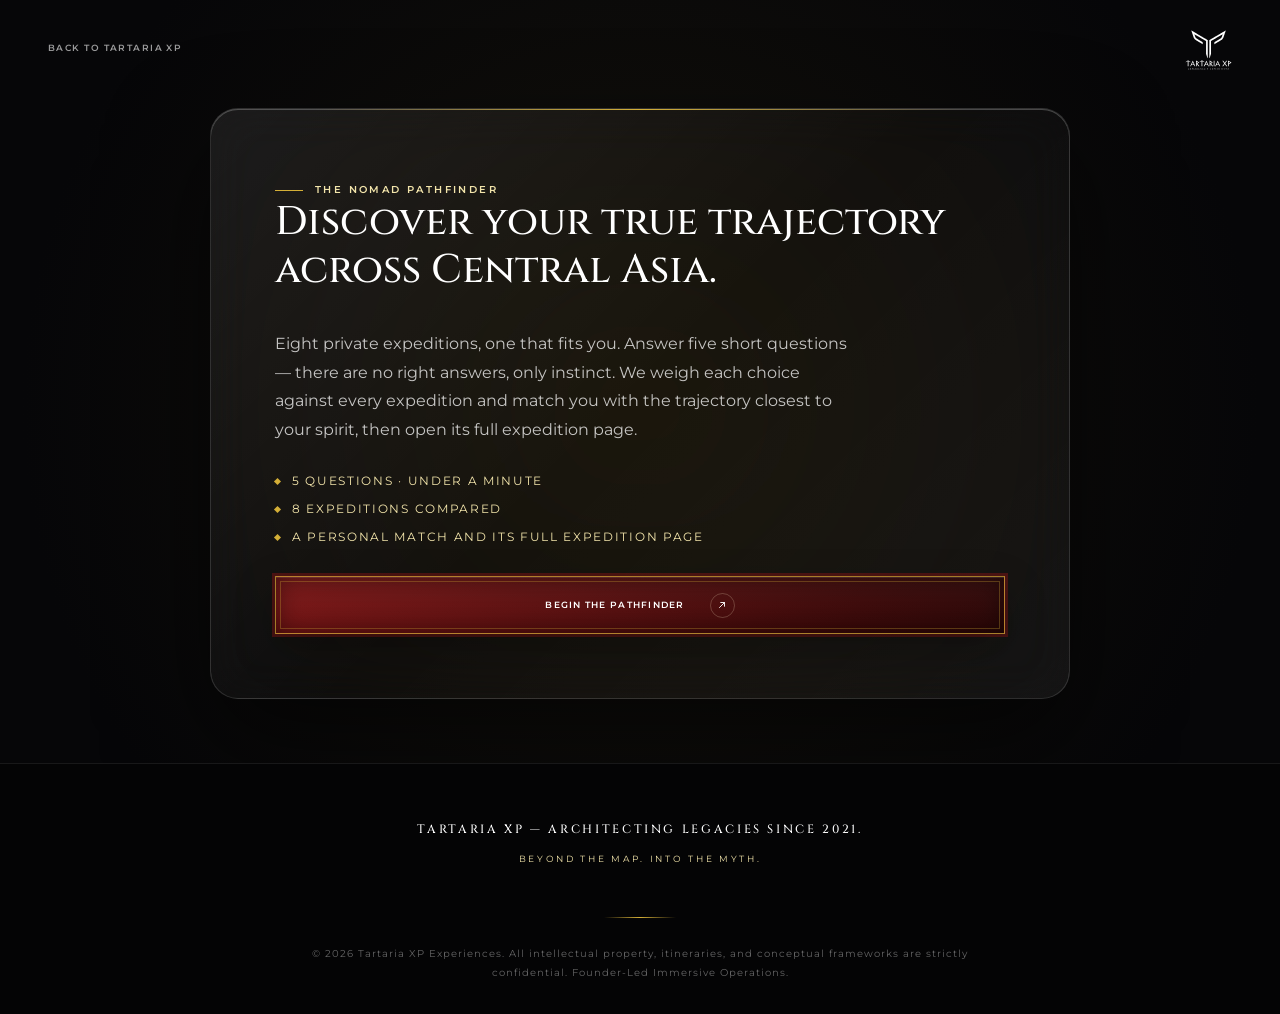
<file: pathfinder/index.html>
<!DOCTYPE html>
<html lang="en">
<head>
  <meta charset="UTF-8" />
  <meta name="viewport" content="width=device-width, initial-scale=1.0, viewport-fit=cover" />
  <meta name="theme-color" content="#060608" />
  <title>Nomad Pathfinder — Tartaria XP</title>
  <link rel="preconnect" href="https://fonts.googleapis.com" />
  <link rel="preconnect" href="https://fonts.gstatic.com" crossorigin />
  <link href="https://fonts.googleapis.com/css2?family=Cinzel:wght@400;500;600;700&family=Montserrat:wght@400;500;600;700&display=swap" rel="stylesheet" />
  <link rel="stylesheet" href="/styles.css?v=20261013e" />
  <link rel="stylesheet" href="/routes.css?v=20261013e" />
  <link rel="stylesheet" href="/luxury.css?v=20261013e" />
  <link rel="stylesheet" href="/motion.css?v=20261013e" />
  <link rel="stylesheet" href="/mobile.css?v=20261013e" />
</head>
<body class="quiz-page">
<svg class="svg-sprite" width="0" height="0" aria-hidden="true" focusable="false">
    <defs>
      <g id="logoArt">
        <g class="lg-icon">
          <path class="lg-wing" fill-rule="evenodd" d="M206.9 82.1 L206.9 83.6 L207.6 85.1 L208.1 87.9 L212.1 99.9 L212.1 100.6 L214.4 107.1 L214.9 107.9 L215.9 111.4 L216.4 112.1 L217.6 115.9 L217.6 116.6 L220.9 125.9 L220.9 126.6 L221.4 127.4 L222.6 131.6 L224.6 136.4 L224.6 137.1 L225.9 140.4 L225.9 141.1 L227.1 144.4 L227.1 145.1 L228.1 147.6 L228.1 148.4 L228.6 149.1 L228.9 150.6 L230.6 154.6 L231.6 157.6 L231.6 158.4 L233.9 164.6 L234.1 166.1 L234.6 166.9 L237.4 175.6 L239.6 181.1 L239.6 181.9 L244.9 197.6 L244.9 198.4 L249.1 210.9 L249.6 211.6 L249.9 213.1 L251.9 219.1 L252.4 219.9 L254.1 225.6 L254.6 226.4 L256.4 231.9 L256.9 232.6 L258.1 237.6 L259.6 241.4 L263.9 254.1 L263.9 254.9 L264.9 257.1 L265.4 259.4 L265.9 260.1 L266.6 262.9 L267.9 265.4 L267.9 265.9 L271.1 272.6 L273.9 277.4 L273.9 277.9 L276.9 284.1 L286.4 298.6 L290.4 303.9 L298.1 312.9 L308.9 323.4 L312.9 326.6 L326.4 335.9 L333.6 339.9 L340.9 344.9 L348.1 348.9 L350.1 350.4 L356.1 353.9 L356.9 354.6 L363.4 358.1 L379.4 368.1 L384.9 370.9 L390.6 374.9 L396.6 378.1 L405.6 383.9 L416.6 390.1 L420.9 393.1 L425.1 395.4 L430.9 399.1 L434.9 401.1 L437.4 402.9 L445.1 407.1 L450.1 410.4 L454.4 413.6 L465.6 419.6 L471.6 423.9 L479.4 428.1 L485.6 432.4 L487.9 433.4 L496.6 438.6 L497.9 439.1 L503.9 443.4 L505.4 444.1 L506.4 444.1 L506.9 443.4 L506.9 438.4 L507.1 438.1 L506.9 392.6 L506.6 392.1 L503.6 389.9 L499.9 387.9 L497.1 385.9 L488.9 381.4 L475.6 372.9 L469.6 369.6 L461.4 364.4 L452.9 359.6 L448.4 356.4 L443.6 353.9 L427.9 344.1 L421.9 340.9 L415.9 336.9 L404.9 330.6 L400.1 327.1 L391.9 322.6 L385.9 318.9 L384.4 317.6 L372.4 310.6 L368.9 308.1 L360.4 303.6 L346.9 294.9 L344.9 293.1 L338.9 288.9 L329.9 279.9 L322.9 271.4 L317.1 262.1 L316.1 259.9 L312.4 253.4 L309.4 245.9 L309.1 244.6 L307.4 240.9 L306.1 237.1 L304.1 229.1 L301.1 222.1 L300.4 219.1 L298.1 212.9 L298.1 212.1 L297.6 211.4 L295.1 203.9 L294.9 202.4 L294.4 201.6 L292.1 195.1 L291.9 193.6 L291.1 192.1 L289.9 187.1 L289.9 185.4 L290.4 184.9 L291.1 184.9 L295.1 186.9 L303.4 191.9 L306.1 193.1 L320.1 201.1 L326.6 205.4 L336.6 210.4 L343.1 214.9 L346.9 216.6 L347.4 217.1 L347.9 217.1 L349.6 218.4 L355.9 221.6 L358.1 223.1 L366.9 227.6 L374.1 232.6 L380.9 236.1 L392.6 243.1 L393.1 243.1 L393.6 243.6 L397.6 245.6 L405.6 250.9 L413.1 254.9 L413.6 255.4 L417.9 257.4 L420.4 259.1 L424.6 261.4 L425.9 262.4 L431.9 265.9 L434.1 266.9 L439.1 270.1 L448.1 274.9 L455.6 279.9 L458.9 281.4 L467.4 286.6 L480.6 293.9 L486.9 298.1 L490.1 299.6 L502.6 307.1 L504.4 307.9 L523.1 319.4 L530.4 323.1 L536.4 327.4 L539.9 329.1 L546.6 333.4 L549.4 334.6 L556.1 338.6 L559.4 340.1 L567.6 345.6 L571.9 347.9 L582.9 354.6 L589.9 358.4 L593.1 360.6 L594.4 361.1 L595.4 362.4 L595.4 375.4 L595.6 375.6 L595.6 402.4 L595.4 402.6 L595.4 414.1 L595.6 414.4 L595.6 423.1 L595.4 423.4 L595.4 435.9 L595.6 436.1 L595.6 468.1 L595.4 468.4 L595.4 554.4 L595.6 554.6 L595.6 562.9 L595.4 563.1 L595.4 577.1 L595.6 577.4 L595.6 613.4 L595.4 613.6 L595.4 625.1 L595.6 625.4 L595.6 637.4 L595.4 637.6 L595.4 640.4 L595.6 640.6 L595.6 673.4 L595.4 673.6 L595.4 691.6 L595.6 691.9 L595.6 699.6 L596.4 702.6 L597.9 706.4 L599.9 712.4 L599.9 713.1 L603.9 724.6 L603.9 725.4 L604.9 727.6 L604.9 728.4 L606.1 731.6 L606.6 734.1 L611.6 747.6 L611.9 749.4 L614.9 758.4 L615.6 761.6 L618.4 769.9 L619.6 772.6 L622.9 782.6 L622.9 783.4 L625.1 789.9 L625.6 790.6 L630.1 804.6 L632.9 807.6 L636.1 810.4 L638.9 812.4 L640.4 812.6 L640.9 811.4 L640.9 805.6 L641.1 805.4 L641.1 788.1 L640.9 787.9 L640.9 776.9 L641.1 776.6 L641.1 775.4 L640.9 775.1 L640.9 695.4 L641.1 695.1 L640.9 694.1 L641.1 693.6 L641.1 687.6 L640.9 687.4 L640.9 544.9 L640.6 544.6 L640.6 539.6 L640.9 539.4 L640.9 337.4 L639.9 336.1 L630.1 330.6 L624.6 326.9 L617.4 323.1 L609.6 318.1 L602.9 314.6 L593.1 308.4 L584.4 303.9 L568.1 293.6 L555.1 286.6 L552.6 284.9 L544.6 280.4 L538.4 276.4 L534.9 274.6 L529.9 271.4 L519.9 265.9 L514.4 262.1 L509.6 259.4 L508.6 259.1 L508.1 258.6 L506.4 257.9 L495.9 251.1 L486.4 245.9 L482.6 243.4 L474.6 239.1 L470.1 236.1 L462.9 232.1 L455.6 227.4 L453.9 226.6 L443.4 220.6 L431.6 213.4 L421.9 208.1 L415.4 203.9 L406.1 198.6 L400.4 194.9 L395.9 192.6 L390.1 188.9 L384.9 186.1 L380.1 183.1 L378.4 182.4 L363.4 173.1 L356.9 169.6 L348.4 164.4 L343.1 161.6 L334.4 155.9 L325.4 151.1 L318.1 146.4 L312.9 143.6 L305.4 138.9 L300.9 136.6 L293.4 131.6 L289.6 129.9 L278.1 122.9 L276.4 122.1 L269.6 117.9 L268.4 117.4 L267.1 116.4 L259.6 112.4 L249.1 105.9 L246.6 104.6 L245.4 103.6 L242.9 102.4 L237.1 98.6 L229.9 94.9 L225.9 92.1 L218.4 87.9 L215.1 85.6 L211.6 83.9 L211.1 83.4 L209.4 82.9 L208.1 82.1Z"/>
          <path class="lg-wing" fill-rule="evenodd" d="M1115.1 81.9 L1114.4 81.9 L1107.9 85.4 L1106.6 86.4 L1101.6 89.4 L1099.9 90.1 L1093.6 94.1 L1091.9 94.9 L1087.6 97.6 L1082.4 100.4 L1078.4 103.1 L1068.4 108.6 L1061.9 112.9 L1052.1 118.1 L1048.4 120.6 L1042.4 123.9 L1037.9 126.9 L1034.4 128.6 L1033.1 129.6 L1030.6 130.9 L1029.4 131.9 L1028.1 132.4 L1019.4 137.9 L1015.4 139.9 L1007.9 144.6 L1001.4 148.1 L996.1 151.6 L986.6 156.9 L980.6 160.9 L974.9 163.9 L959.9 172.9 L955.4 175.1 L948.4 179.9 L937.9 185.9 L936.1 186.6 L931.6 189.6 L921.4 195.4 L915.6 199.1 L905.4 204.9 L901.4 207.6 L893.6 211.9 L879.6 220.4 L873.4 223.6 L868.4 227.1 L858.4 232.6 L849.6 238.1 L842.1 242.1 L830.4 249.4 L826.9 251.1 L820.9 255.4 L809.4 261.4 L805.4 264.1 L797.9 268.1 L788.9 273.9 L777.9 279.9 L770.1 284.9 L759.4 290.6 L749.9 296.6 L744.4 299.6 L739.6 302.9 L729.4 308.4 L724.9 311.4 L719.6 314.1 L718.4 315.1 L712.1 318.6 L708.4 321.1 L703.4 323.6 L699.1 326.4 L696.1 327.9 L689.9 332.1 L682.4 336.1 L681.4 337.1 L681.1 337.9 L681.1 405.1 L681.4 405.4 L681.4 430.6 L681.1 430.9 L681.1 465.6 L681.4 465.9 L681.4 481.6 L681.1 481.9 L681.1 548.4 L681.4 548.6 L681.4 560.9 L681.1 561.1 L681.1 590.9 L681.4 591.1 L681.4 619.6 L681.1 619.9 L681.1 634.6 L681.4 634.9 L681.4 642.1 L681.1 642.4 L681.1 650.1 L681.4 650.4 L681.4 667.4 L681.1 667.6 L681.1 733.6 L681.4 733.9 L681.4 736.4 L681.1 736.6 L681.1 804.1 L681.4 804.4 L681.4 811.1 L681.6 811.4 L681.4 812.1 L681.9 813.1 L683.1 812.9 L686.1 810.1 L690.4 806.9 L692.4 804.9 L694.4 798.4 L694.4 797.6 L695.1 795.9 L695.4 794.1 L697.9 786.9 L697.9 786.1 L700.6 778.1 L701.1 777.4 L702.4 772.9 L703.6 770.1 L704.9 765.6 L705.6 764.1 L705.6 763.4 L707.1 759.4 L707.1 758.6 L708.4 755.4 L708.4 754.6 L709.6 751.6 L709.6 750.9 L712.4 742.9 L712.4 742.1 L712.9 741.4 L713.4 739.1 L718.6 723.4 L719.1 722.6 L720.6 717.4 L721.4 715.9 L721.4 715.1 L725.6 702.9 L725.9 701.1 L726.6 699.1 L726.6 657.9 L726.4 657.6 L726.4 653.4 L726.6 653.1 L726.6 638.4 L726.4 638.1 L726.4 618.6 L726.6 618.4 L726.6 589.6 L726.4 589.4 L726.4 573.9 L726.6 573.6 L726.6 527.4 L726.4 527.1 L726.4 519.1 L726.6 518.9 L726.6 407.1 L726.4 406.9 L726.4 401.9 L726.6 401.6 L726.6 364.6 L726.9 364.4 L726.9 362.4 L728.1 361.1 L732.1 358.9 L736.1 356.1 L749.4 348.6 L758.4 342.9 L773.1 334.6 L774.4 333.6 L776.1 332.9 L778.6 331.1 L787.1 326.4 L791.9 323.1 L800.1 318.9 L808.4 313.6 L819.9 307.1 L823.1 304.9 L836.4 297.6 L842.9 293.1 L852.6 288.1 L859.4 283.9 L862.9 282.1 L873.4 275.4 L885.1 269.4 L904.4 257.4 L909.6 254.9 L910.1 254.4 L916.9 250.9 L917.6 250.1 L922.9 246.9 L924.1 246.4 L925.9 245.1 L926.4 245.1 L927.6 244.1 L928.6 243.9 L938.9 237.6 L944.6 234.6 L954.1 228.6 L957.6 226.9 L959.9 225.4 L965.1 222.9 L969.6 219.9 L976.9 215.9 L986.1 210.1 L988.9 208.9 L995.1 205.1 L997.4 204.1 L1003.6 200.1 L1015.9 193.1 L1019.9 191.1 L1026.6 186.9 L1030.1 185.1 L1032.1 184.9 L1032.4 185.1 L1032.4 186.9 L1031.9 188.1 L1031.6 190.1 L1030.1 193.9 L1029.9 195.4 L1029.1 196.9 L1028.9 198.4 L1026.9 203.4 L1025.6 207.6 L1025.1 208.4 L1024.9 209.9 L1024.1 211.4 L1023.9 212.9 L1022.9 215.4 L1022.9 216.1 L1022.1 217.6 L1020.4 223.6 L1019.1 226.4 L1016.9 233.1 L1016.9 233.9 L1015.9 236.4 L1015.1 239.4 L1013.1 243.9 L1012.9 245.1 L1011.9 247.1 L1011.6 248.4 L1009.6 253.4 L1007.6 257.4 L1003.1 264.6 L1002.4 266.4 L998.1 272.6 L991.1 281.1 L984.4 287.9 L975.6 294.9 L969.1 298.6 L963.9 302.4 L962.6 302.9 L957.6 306.1 L954.1 307.9 L948.6 311.9 L946.4 312.9 L942.1 315.6 L940.9 316.1 L932.6 321.4 L921.6 327.6 L917.4 330.6 L914.9 331.9 L909.4 335.4 L907.6 336.1 L893.6 344.9 L888.9 347.4 L882.4 351.9 L873.9 356.4 L867.4 360.9 L861.4 364.1 L852.4 369.9 L848.4 371.9 L842.4 375.9 L841.1 376.4 L839.1 377.9 L834.9 380.1 L831.1 382.6 L824.6 386.1 L823.4 387.1 L817.6 390.4 L815.1 392.4 L815.1 394.1 L814.9 394.4 L814.9 414.6 L815.1 414.9 L814.9 415.4 L814.9 443.1 L815.4 444.1 L816.6 444.1 L818.6 443.1 L826.4 437.9 L837.1 431.9 L839.9 429.9 L844.4 427.4 L852.1 422.4 L860.4 417.9 L862.4 416.4 L863.6 415.9 L870.1 411.9 L870.9 411.1 L875.6 408.1 L883.6 403.6 L890.4 399.4 L896.9 395.9 L906.9 389.4 L908.1 388.9 L913.1 385.6 L914.9 384.9 L919.1 382.1 L921.6 380.9 L927.6 376.9 L934.6 372.9 L937.4 370.9 L944.6 367.1 L955.4 360.1 L964.6 354.9 L976.6 347.4 L982.1 344.4 L985.6 341.9 L995.9 335.9 L1002.1 331.6 L1012.1 323.9 L1017.9 318.9 L1023.9 312.9 L1029.4 306.6 L1037.4 295.9 L1041.1 289.9 L1044.1 285.9 L1045.1 283.6 L1046.9 280.9 L1046.9 280.4 L1048.9 276.6 L1048.9 276.1 L1050.9 272.4 L1050.9 271.9 L1053.1 267.6 L1053.1 267.1 L1055.1 263.1 L1056.4 259.4 L1056.9 258.6 L1059.4 250.6 L1060.1 249.1 L1060.4 247.6 L1061.1 246.1 L1061.4 244.6 L1061.9 243.9 L1062.1 242.4 L1062.6 241.6 L1064.1 237.1 L1064.1 236.4 L1066.9 228.4 L1067.1 226.9 L1068.1 224.6 L1068.1 223.9 L1069.1 221.6 L1069.1 220.9 L1069.6 220.1 L1071.1 215.1 L1072.9 210.9 L1073.1 209.4 L1074.1 207.4 L1075.1 204.4 L1075.1 203.6 L1076.1 201.6 L1076.1 200.9 L1078.1 195.4 L1078.1 194.6 L1080.1 189.1 L1080.1 188.4 L1080.9 186.9 L1081.1 185.4 L1081.9 183.9 L1083.1 180.1 L1083.1 179.4 L1083.9 177.9 L1084.4 175.6 L1084.9 174.9 L1085.1 173.4 L1085.9 171.9 L1086.1 170.4 L1088.4 164.4 L1088.4 163.6 L1091.1 157.1 L1091.4 155.6 L1092.4 153.1 L1092.6 151.4 L1094.4 146.6 L1094.4 145.9 L1095.1 144.4 L1095.1 143.6 L1096.4 140.4 L1096.4 139.6 L1096.9 138.9 L1098.1 134.9 L1098.9 133.6 L1100.9 127.1 L1100.9 126.4 L1105.4 113.1 L1106.4 111.1 L1107.1 108.1 L1110.4 98.6 L1110.4 97.9 L1111.9 93.4 L1112.4 92.6 L1112.6 91.1 L1113.4 89.6 L1114.1 86.1 L1115.4 83.1 L1115.4 82.1Z"/>
        </g>
        <g class="lg-word">
          <path fill-rule="evenodd" d="M133.4 876.9 L129.4 876.9 L129.1 876.6 L128.1 876.6 L127.9 876.9 L111.9 876.9 L110.9 877.1 L108.1 878.9 L105.4 881.1 L92.9 889.1 L89.1 892.1 L82.4 896.6 L78.9 899.4 L72.9 903.1 L69.1 906.1 L65.9 908.1 L60.4 912.4 L54.4 916.4 L53.4 917.6 L53.6 918.9 L54.6 919.6 L59.6 918.1 L62.1 916.9 L63.4 916.6 L65.4 915.6 L71.1 913.6 L76.6 911.1 L77.9 910.9 L81.9 908.9 L90.1 905.6 L94.6 903.4 L103.4 900.1 L108.9 897.4 L110.9 896.9 L111.6 897.6 L111.6 898.9 L111.9 899.1 L111.9 972.9 L111.6 973.1 L111.9 994.6 L111.6 994.9 L111.6 1024.6 L111.9 1025.6 L112.4 1026.1 L113.4 1026.4 L129.4 1026.4 L129.6 1026.1 L131.6 1025.9 L132.1 1024.9 L132.1 989.9 L132.4 989.6 L132.4 980.1 L132.1 979.9 L132.4 939.9 L132.1 939.6 L132.1 934.1 L132.4 933.9 L132.4 899.1 L132.6 898.9 L132.6 897.1 L133.1 896.6 L134.9 896.9 L140.9 899.6 L148.9 902.4 L157.4 906.1 L159.1 906.6 L164.6 909.4 L168.4 910.9 L171.1 911.6 L177.4 914.4 L179.9 915.1 L181.9 916.1 L185.4 917.1 L186.1 917.6 L190.9 918.9 L191.9 918.6 L192.4 918.1 L192.1 916.9 L190.1 915.1 L179.6 908.1 L174.9 904.4 L168.1 900.4 L161.4 895.4 L154.1 890.6 L151.4 888.4 L147.9 886.1 L146.6 885.6 L135.9 878.1Z"/>
          <path fill-rule="evenodd" d="M245.6 879.6 L245.1 879.6 L244.4 880.6 L242.9 883.6 L242.9 884.1 L241.1 887.1 L241.1 887.6 L237.9 893.9 L237.9 894.4 L231.6 907.1 L231.6 907.6 L227.6 915.9 L227.6 916.4 L225.6 919.9 L225.6 920.4 L223.6 924.1 L222.9 926.4 L219.1 933.9 L218.1 936.9 L214.6 944.1 L214.6 944.6 L210.6 952.1 L207.6 959.9 L202.9 969.1 L202.9 969.6 L201.1 973.1 L199.6 977.1 L195.4 984.6 L192.9 991.1 L188.6 999.4 L188.6 999.9 L187.9 1001.1 L186.4 1005.1 L184.9 1007.9 L184.9 1008.4 L184.4 1008.9 L184.4 1009.4 L183.1 1011.9 L181.6 1014.1 L179.9 1017.6 L176.9 1025.1 L177.4 1026.1 L178.1 1026.4 L181.1 1026.4 L181.4 1026.6 L192.1 1026.6 L192.4 1026.4 L194.1 1026.4 L195.4 1025.9 L196.1 1024.9 L198.1 1020.6 L198.1 1020.1 L204.1 1008.6 L204.1 1008.1 L206.1 1004.4 L207.9 999.9 L210.1 995.4 L211.4 994.4 L217.6 990.9 L218.4 990.1 L223.4 987.4 L228.1 984.1 L232.9 981.6 L234.6 980.4 L244.6 975.4 L246.1 975.6 L246.6 976.1 L251.4 978.4 L253.6 979.9 L260.4 983.4 L271.9 990.9 L277.1 993.9 L278.9 995.4 L281.1 1000.1 L281.9 1002.4 L284.6 1007.9 L284.6 1008.4 L285.9 1010.6 L285.9 1011.1 L287.1 1013.4 L287.1 1013.9 L289.1 1017.6 L290.9 1022.1 L292.6 1025.6 L293.1 1026.1 L293.9 1026.4 L306.6 1026.4 L306.9 1026.1 L310.6 1026.1 L311.6 1025.6 L311.6 1024.4 L305.1 1010.6 L305.1 1010.1 L302.4 1004.4 L302.4 1003.9 L296.9 992.9 L296.9 992.4 L295.9 990.6 L295.9 990.1 L293.1 984.4 L293.1 983.9 L290.4 978.9 L287.1 970.6 L285.9 968.4 L285.9 967.9 L285.4 967.4 L285.4 966.9 L282.1 960.4 L282.1 959.9 L278.9 953.1 L278.9 952.6 L275.6 946.1 L271.9 936.1 L267.9 928.6 L264.9 921.1 L259.1 909.1 L255.1 899.1 L253.9 896.9 L253.6 895.9 L253.1 895.4 L252.1 892.6 L247.9 884.1 L247.9 883.6ZM245.1 921.1 L246.6 923.1 L246.9 924.1 L251.1 932.4 L251.1 932.9 L252.9 936.1 L254.1 939.4 L254.6 939.9 L254.6 940.4 L255.9 942.6 L260.1 953.4 L267.6 969.1 L268.1 971.1 L268.6 971.9 L269.1 974.9 L268.1 975.1 L264.1 973.1 L258.9 969.9 L256.6 968.1 L250.4 964.9 L247.6 963.1 L245.6 962.1 L243.9 962.1 L243.4 962.6 L240.9 963.6 L240.4 964.1 L233.1 967.9 L223.9 973.9 L221.1 975.1 L220.1 975.1 L219.9 974.9 L219.9 973.9 L221.1 970.1 L223.6 965.4 L223.6 964.9 L228.6 954.4 L229.6 951.6 L232.9 945.4 L232.9 944.9 L234.1 942.6 L235.9 938.1 L240.1 930.1 L240.1 929.6 L242.1 925.9 L242.4 924.9 L242.9 924.4 L243.6 922.6Z"/>
          <path fill-rule="evenodd" d="M331.6 877.4 L330.9 878.6 L330.9 969.4 L330.6 969.6 L330.9 970.6 L330.9 997.1 L330.6 997.4 L330.6 1023.1 L330.9 1023.4 L330.9 1025.4 L331.6 1026.1 L332.6 1026.1 L332.9 1026.4 L343.4 1026.4 L343.6 1026.1 L348.1 1026.1 L349.4 1024.9 L349.4 996.6 L349.1 996.4 L349.4 977.9 L349.9 976.4 L350.6 975.6 L354.1 973.1 L355.1 972.9 L356.9 974.4 L359.9 978.4 L362.6 981.1 L368.6 988.6 L370.9 991.9 L374.9 996.6 L376.1 998.6 L380.6 1004.4 L386.1 1010.9 L391.9 1018.6 L394.6 1021.6 L397.9 1025.9 L399.1 1026.4 L418.4 1026.4 L418.6 1026.1 L419.9 1026.1 L420.4 1025.6 L420.4 1024.9 L418.1 1021.4 L409.1 1010.9 L407.4 1008.4 L405.1 1005.9 L400.9 999.9 L395.6 993.9 L392.4 989.4 L378.9 972.9 L375.6 968.4 L371.9 964.4 L370.1 961.4 L370.1 960.6 L372.1 958.1 L381.1 950.9 L384.1 948.9 L403.4 932.9 L408.4 929.1 L410.1 927.4 L410.4 926.9 L410.1 926.4 L407.4 923.9 L402.1 919.9 L397.1 916.6 L394.1 915.1 L380.6 905.4 L372.6 900.6 L367.6 896.9 L356.4 890.1 L351.9 886.6 L343.6 882.1 L339.9 879.4 L335.4 877.1 L332.4 877.1ZM350.4 905.4 L350.9 905.4 L353.9 906.9 L365.4 914.4 L370.4 917.1 L373.6 919.6 L381.4 924.6 L384.6 927.4 L384.6 928.1 L382.1 930.4 L374.1 936.1 L368.4 941.1 L364.4 943.9 L361.9 946.1 L351.1 953.9 L350.4 953.9 L349.9 953.4 L349.6 952.6 L349.6 950.1 L349.4 949.9 L349.4 910.4 L349.6 910.1 L349.6 907.1Z"/>
          <path fill-rule="evenodd" d="M476.1 876.6 L473.9 877.6 L471.6 879.1 L466.1 883.4 L459.9 887.1 L447.6 896.1 L443.1 898.9 L442.4 899.6 L435.9 903.9 L434.1 905.4 L429.4 908.4 L426.6 910.6 L420.1 915.1 L418.1 917.1 L418.1 918.1 L418.4 918.6 L419.6 918.9 L423.9 917.6 L426.6 916.4 L432.1 914.6 L440.1 910.9 L441.4 910.6 L442.6 909.9 L443.9 909.6 L448.9 907.6 L455.1 904.6 L462.6 901.9 L466.6 899.9 L470.9 898.4 L473.4 897.1 L474.9 896.6 L475.6 896.6 L476.1 897.1 L476.4 900.1 L476.6 900.4 L476.6 1024.1 L476.9 1024.4 L476.9 1025.4 L477.9 1026.1 L480.4 1026.1 L480.6 1026.4 L493.9 1026.4 L494.1 1026.1 L495.9 1026.1 L496.4 1025.9 L496.9 1024.6 L496.9 1003.4 L497.1 1003.1 L497.1 994.9 L496.9 994.6 L496.9 958.1 L497.1 957.9 L496.9 910.1 L497.1 909.9 L497.1 898.6 L497.4 898.4 L497.4 897.4 L497.9 896.9 L498.6 896.9 L502.6 898.1 L503.4 898.6 L513.1 902.1 L520.6 905.9 L526.1 907.6 L527.9 908.6 L529.9 909.1 L534.6 911.4 L535.9 911.6 L537.9 912.6 L539.1 912.9 L539.9 913.4 L541.1 913.6 L543.1 914.6 L549.9 916.9 L553.4 918.4 L556.6 918.6 L557.1 918.1 L557.1 917.1 L550.9 912.1 L547.4 909.9 L539.4 903.9 L526.6 895.6 L521.9 892.1 L517.1 889.1 L513.6 886.4 L506.6 882.4 L499.4 877.4 L497.1 876.6Z"/>
          <path fill-rule="evenodd" d="M604.9 879.6 L604.1 879.6 L603.6 880.1 L599.4 887.9 L595.4 898.1 L592.4 903.9 L592.4 904.4 L591.1 906.6 L591.1 907.1 L590.1 908.9 L588.1 913.9 L581.1 927.9 L580.1 930.6 L573.9 943.6 L572.1 948.1 L569.1 953.9 L569.1 954.4 L566.9 958.6 L565.1 963.1 L561.9 969.4 L561.9 969.9 L558.4 976.9 L558.4 977.4 L556.1 981.9 L556.1 982.4 L553.9 986.6 L553.9 987.1 L552.9 988.9 L552.9 989.4 L551.9 991.1 L549.9 996.1 L540.1 1015.9 L538.9 1019.1 L537.9 1020.6 L537.9 1021.1 L536.1 1024.6 L536.1 1025.6 L536.6 1026.1 L538.1 1026.1 L538.4 1026.4 L553.6 1026.4 L554.9 1025.9 L562.1 1011.1 L564.1 1006.1 L567.4 999.9 L567.4 999.4 L568.9 996.6 L569.1 995.6 L570.4 994.4 L576.4 991.1 L585.1 985.4 L595.6 979.9 L599.4 977.4 L603.1 975.4 L604.1 975.4 L609.9 978.9 L617.6 982.9 L625.9 987.9 L631.1 991.6 L635.9 994.1 L637.4 995.6 L639.9 1000.9 L639.9 1001.4 L642.9 1007.1 L644.9 1012.1 L646.9 1015.9 L649.4 1022.6 L651.4 1026.1 L652.1 1026.4 L668.1 1026.4 L668.4 1026.1 L669.6 1026.1 L670.1 1025.6 L670.1 1024.4 L669.1 1022.6 L667.9 1019.1 L663.1 1010.1 L659.1 999.9 L655.1 992.1 L655.1 991.6 L654.1 989.9 L654.1 989.4 L650.9 982.4 L650.9 981.9 L649.6 979.6 L648.9 977.4 L645.9 971.6 L645.6 970.4 L641.1 960.9 L637.9 952.6 L631.9 940.1 L629.9 934.6 L628.9 932.9 L628.6 931.6 L626.9 928.1 L626.1 925.9 L623.6 921.1 L621.4 915.4 L613.4 898.4 L612.6 895.9 L610.6 890.9 L608.6 886.9 L608.6 886.4 L607.1 883.4 L606.1 882.1 L605.4 880.1ZM603.6 920.6 L604.1 920.6 L604.6 921.1 L605.6 922.9 L605.6 923.4 L608.4 928.9 L608.4 929.4 L611.4 935.1 L612.6 938.9 L615.4 944.6 L615.4 945.1 L618.9 951.9 L621.6 959.1 L626.9 969.9 L628.4 974.4 L628.4 975.4 L628.1 975.6 L627.1 975.6 L623.6 973.9 L617.6 969.9 L612.4 966.9 L608.9 964.4 L604.1 962.1 L602.4 962.4 L598.9 964.1 L588.4 970.6 L581.1 974.6 L579.9 974.9 L579.4 974.4 L579.4 973.1 L580.6 969.4 L585.9 958.4 L588.6 951.4 L594.1 940.9 L597.1 933.1 L599.9 927.9 L601.6 923.4 L602.6 921.6Z"/>
          <path fill-rule="evenodd" d="M689.6 877.6 L689.4 879.6 L689.1 879.9 L689.1 961.6 L688.9 961.9 L688.9 971.6 L689.1 971.9 L688.9 999.9 L689.1 1000.1 L689.1 1023.9 L689.4 1024.1 L689.4 1025.6 L690.4 1026.4 L692.4 1026.4 L692.6 1026.6 L706.6 1026.6 L707.9 1025.9 L707.9 1024.4 L708.1 1024.1 L708.1 1016.9 L707.9 1016.6 L707.9 1003.4 L708.1 1003.1 L708.1 999.4 L707.9 999.1 L707.9 986.4 L708.1 986.1 L708.1 977.4 L708.4 976.6 L711.6 973.9 L712.9 973.1 L713.9 973.1 L714.9 973.9 L723.4 983.6 L729.1 991.4 L737.4 1000.9 L744.1 1010.1 L750.6 1017.6 L752.1 1019.9 L757.1 1025.9 L758.1 1026.4 L762.1 1026.4 L762.4 1026.6 L770.9 1026.6 L771.1 1026.4 L778.6 1026.4 L779.4 1026.1 L779.9 1025.6 L779.9 1025.1 L779.1 1023.9 L775.6 1019.9 L771.9 1014.6 L764.9 1006.4 L759.9 999.6 L755.1 994.4 L751.4 989.4 L742.4 978.6 L738.1 972.9 L730.6 964.1 L728.6 961.1 L728.6 960.4 L735.6 954.1 L742.9 948.4 L745.4 946.9 L751.4 942.4 L759.9 934.9 L768.9 927.9 L769.1 926.4 L766.4 923.9 L759.9 919.1 L757.1 917.6 L753.4 914.9 L745.1 909.9 L736.9 903.9 L731.4 900.9 L719.6 892.9 L714.4 889.9 L703.4 882.1 L694.9 877.4 L690.1 877.4ZM709.4 905.4 L712.9 907.1 L724.1 914.6 L733.6 920.1 L740.6 924.9 L742.9 927.1 L742.6 928.6 L739.9 931.4 L728.6 939.6 L719.1 947.1 L709.6 953.9 L708.6 952.9 L708.4 949.1 L708.1 948.9 L708.1 908.9 L708.4 908.6 L708.6 906.1Z"/>
          <path fill-rule="evenodd" d="M799.1 878.9 L798.1 879.6 L798.1 880.9 L797.9 881.1 L797.9 1025.1 L798.1 1025.9 L799.1 1026.4 L815.6 1026.4 L816.6 1025.6 L816.6 955.9 L816.9 955.6 L816.9 939.9 L816.6 939.6 L816.6 890.1 L816.9 889.9 L816.9 884.4 L816.6 884.1 L816.6 880.9 L816.1 879.4 L815.4 878.9 L810.4 878.9 L810.1 878.6Z"/>
          <path fill-rule="evenodd" d="M902.6 879.9 L902.1 880.1 L898.1 888.1 L898.1 888.6 L897.1 890.4 L894.9 896.1 L889.6 905.9 L889.6 906.4 L888.4 908.6 L884.9 917.4 L881.9 923.1 L881.9 923.6 L880.6 925.9 L878.6 930.9 L877.9 931.9 L877.6 932.9 L877.1 933.4 L873.6 940.4 L870.6 947.9 L867.9 953.1 L867.9 953.6 L866.9 955.4 L863.9 962.9 L863.1 963.9 L859.6 970.9 L859.6 971.4 L857.1 976.4 L855.6 980.4 L851.4 989.1 L850.6 991.4 L846.6 999.1 L845.4 1002.4 L838.6 1016.4 L838.6 1016.9 L835.4 1023.6 L835.4 1024.1 L834.6 1025.1 L834.6 1025.9 L835.4 1026.4 L839.1 1026.6 L839.4 1026.9 L848.4 1026.9 L848.6 1027.1 L850.9 1027.1 L851.1 1026.9 L852.9 1026.9 L853.4 1026.6 L854.1 1025.6 L855.1 1022.6 L860.9 1010.6 L863.4 1004.4 L867.6 996.1 L870.1 994.1 L883.9 986.1 L888.1 983.1 L898.1 977.9 L898.6 977.4 L902.1 975.9 L905.6 977.4 L907.9 978.9 L914.4 982.1 L915.6 983.1 L917.6 984.1 L923.1 988.1 L931.6 992.9 L935.9 996.1 L938.1 1000.1 L940.9 1007.1 L942.6 1010.4 L943.1 1012.1 L945.1 1015.9 L945.1 1016.4 L949.9 1026.4 L951.6 1026.9 L966.9 1026.9 L967.1 1026.6 L968.1 1026.6 L968.6 1026.1 L968.6 1025.1 L966.1 1018.9 L961.4 1009.6 L960.6 1007.4 L956.1 998.1 L956.1 997.6 L953.4 991.9 L953.4 991.4 L951.4 987.6 L948.9 981.1 L945.9 975.4 L945.9 974.9 L943.1 969.1 L943.1 968.6 L938.1 958.4 L938.1 957.9 L934.1 949.4 L931.1 941.9 L929.9 939.6 L927.9 934.6 L927.4 934.1 L927.1 933.1 L925.1 929.4 L922.1 921.9 L918.9 915.1 L916.9 909.6 L914.1 903.9 L914.1 903.4 L910.9 897.4 L910.9 896.9 L908.9 892.9 L908.6 891.6 L906.9 887.9 L906.9 887.4 L905.6 885.1 L905.6 884.6 L904.1 882.1 L903.6 880.6ZM902.6 921.9 L903.6 923.1 L904.9 925.6 L905.9 928.9 L909.1 935.1 L909.6 935.6 L912.6 943.1 L916.9 951.9 L919.1 957.9 L920.6 960.6 L921.1 962.4 L924.9 969.6 L926.6 975.1 L926.1 975.9 L925.4 975.9 L907.6 965.1 L903.1 962.9 L901.6 962.6 L898.1 964.1 L896.1 965.6 L890.1 968.9 L882.6 973.9 L877.6 976.4 L877.1 976.4 L876.9 976.1 L876.9 975.1 L878.9 969.6 L883.6 960.4 L883.6 959.9 L885.9 955.4 L887.9 950.1 L892.1 941.9 L892.1 941.4 L894.6 936.4 L894.6 935.9 L898.1 929.4 L898.1 928.9 L900.1 925.1 L900.1 924.6 L901.1 922.9 L902.1 921.9Z"/>
          <path fill-rule="evenodd" d="M1024.6 879.4 L1024.4 880.1 L1024.9 881.1 L1030.4 887.9 L1035.9 896.6 L1042.4 904.6 L1050.1 915.9 L1052.6 918.9 L1059.1 928.1 L1062.9 932.9 L1066.4 938.4 L1070.9 944.1 L1076.6 952.6 L1075.9 954.1 L1067.4 966.1 L1066.4 967.1 L1057.6 979.1 L1051.4 986.9 L1046.6 994.4 L1041.9 1000.1 L1032.6 1013.9 L1023.9 1025.4 L1024.1 1026.6 L1024.9 1026.9 L1032.1 1026.9 L1032.4 1027.1 L1042.4 1027.1 L1042.6 1026.9 L1045.6 1026.9 L1046.1 1026.6 L1049.1 1021.9 L1050.6 1020.1 L1054.1 1014.9 L1057.9 1010.4 L1061.9 1004.9 L1065.6 998.9 L1068.9 994.9 L1073.1 988.4 L1077.9 982.4 L1085.4 971.9 L1088.6 968.6 L1089.6 969.4 L1093.4 974.9 L1099.6 982.9 L1107.4 993.9 L1111.6 999.1 L1115.4 1005.1 L1123.6 1015.9 L1128.4 1022.9 L1131.4 1026.6 L1131.9 1026.9 L1151.9 1026.9 L1152.9 1026.6 L1153.4 1026.1 L1153.4 1025.1 L1152.4 1024.1 L1146.4 1015.4 L1143.1 1011.6 L1136.1 1001.4 L1131.1 995.1 L1126.4 987.6 L1123.6 983.9 L1121.4 981.4 L1117.9 976.1 L1114.6 972.1 L1109.9 964.9 L1102.4 955.1 L1100.9 952.4 L1103.4 948.6 L1108.1 942.6 L1113.6 933.9 L1117.1 929.9 L1121.4 923.6 L1123.9 920.6 L1136.1 903.4 L1142.4 895.6 L1151.4 882.4 L1153.1 880.4 L1153.1 879.6 L1152.1 879.1 L1148.1 879.1 L1147.9 878.9 L1134.4 878.9 L1134.1 879.1 L1132.1 879.1 L1131.6 879.4 L1129.1 882.4 L1127.6 884.9 L1125.1 887.9 L1118.6 897.1 L1114.4 902.4 L1109.1 910.1 L1100.1 921.4 L1093.6 931.1 L1090.4 934.9 L1088.9 935.9 L1085.9 933.1 L1080.1 925.1 L1077.9 921.4 L1068.1 908.9 L1064.4 903.1 L1060.4 898.4 L1053.9 888.9 L1046.6 879.6 L1045.1 878.9 L1027.1 878.9 L1026.9 879.1 L1025.1 879.1Z"/>
          <path fill-rule="evenodd" d="M1175.4 879.1 L1174.6 880.1 L1174.6 925.4 L1174.4 925.6 L1174.6 1025.9 L1175.6 1026.9 L1191.1 1027.1 L1191.4 1026.9 L1192.4 1026.9 L1193.1 1026.1 L1193.4 980.6 L1194.1 978.9 L1197.6 976.1 L1204.1 971.9 L1210.6 966.6 L1222.6 959.1 L1227.1 955.4 L1231.6 952.1 L1240.6 946.4 L1250.9 938.9 L1261.1 931.9 L1263.6 929.9 L1263.6 928.9 L1254.1 922.1 L1241.6 914.6 L1230.9 907.6 L1228.4 906.4 L1223.1 902.6 L1216.6 899.4 L1205.9 892.4 L1196.6 886.9 L1193.9 885.6 L1192.1 884.4 L1189.1 882.9 L1186.1 880.9 L1182.4 879.1ZM1194.4 904.9 L1196.1 905.1 L1201.9 908.1 L1207.4 911.4 L1211.4 914.1 L1219.6 918.4 L1231.1 926.1 L1232.4 926.6 L1235.4 928.6 L1236.1 929.6 L1234.1 931.9 L1228.4 935.6 L1222.9 939.9 L1216.9 943.6 L1215.9 944.6 L1212.6 946.6 L1208.1 950.1 L1206.6 950.9 L1199.4 956.1 L1194.9 958.9 L1193.9 957.9 L1193.6 948.9 L1193.4 948.6 L1193.6 908.9 L1193.9 908.6 L1193.9 905.6Z"/>
        </g>
        <g class="lg-tag">
          <path fill-rule="evenodd" d="M125.6 1076.4 L125.4 1077.4 L127.1 1078.4 L128.1 1079.4 L128.4 1080.1 L128.4 1104.6 L128.1 1104.9 L127.9 1107.1 L126.9 1108.1 L125.4 1108.6 L124.9 1109.1 L125.1 1109.9 L125.9 1110.1 L126.9 1109.9 L137.1 1109.9 L137.4 1110.1 L140.4 1110.1 L140.6 1109.9 L149.6 1109.9 L150.1 1109.6 L150.9 1108.1 L151.4 1104.6 L151.6 1104.4 L151.6 1102.9 L150.9 1102.1 L150.1 1102.4 L148.9 1105.1 L147.1 1106.6 L145.6 1107.4 L142.4 1107.6 L142.1 1107.9 L137.4 1107.9 L136.1 1107.4 L134.9 1106.1 L134.9 1103.6 L134.6 1103.4 L134.6 1095.1 L134.9 1094.4 L135.6 1093.6 L142.9 1093.6 L144.4 1094.9 L145.1 1096.6 L145.9 1097.4 L146.9 1097.1 L146.4 1088.6 L145.9 1088.1 L145.4 1088.1 L144.9 1088.6 L144.4 1090.1 L143.4 1091.1 L142.4 1091.4 L137.1 1091.4 L136.9 1091.1 L135.6 1091.1 L134.9 1090.4 L134.6 1089.4 L134.6 1079.4 L135.9 1078.4 L143.1 1078.4 L143.4 1078.6 L144.6 1078.6 L146.6 1079.9 L147.4 1080.9 L147.9 1082.4 L148.4 1082.9 L148.9 1082.9 L149.1 1082.6 L149.1 1077.4 L148.9 1076.9 L148.1 1076.4Z"/>
          <path fill-rule="evenodd" d="M171.1 1076.4 L170.6 1076.9 L170.6 1077.4 L171.6 1078.1 L172.9 1078.4 L175.6 1081.1 L177.1 1083.1 L180.9 1089.6 L183.4 1092.9 L183.6 1094.4 L175.6 1105.9 L173.6 1107.6 L170.9 1108.6 L170.6 1109.6 L171.4 1110.1 L180.4 1110.1 L181.1 1109.9 L181.6 1109.4 L181.4 1108.6 L179.6 1107.9 L178.9 1107.1 L178.9 1106.1 L179.9 1104.1 L182.9 1099.9 L185.1 1097.4 L185.9 1097.4 L187.1 1098.9 L191.9 1106.4 L191.9 1107.4 L190.4 1108.4 L190.1 1109.1 L190.6 1109.9 L191.6 1110.1 L203.4 1110.1 L203.9 1109.9 L204.4 1109.1 L203.9 1108.6 L201.9 1107.9 L199.4 1105.4 L191.6 1093.6 L190.6 1091.6 L190.6 1090.4 L195.1 1083.6 L199.6 1078.9 L202.9 1077.6 L203.1 1076.6 L202.9 1076.4 L192.6 1076.4 L192.1 1076.9 L192.1 1077.6 L193.9 1078.4 L194.6 1079.1 L194.6 1079.9 L189.9 1087.1 L188.6 1088.1 L187.9 1087.6 L186.4 1085.6 L182.6 1079.6 L182.6 1078.4 L184.4 1077.1 L183.9 1076.4 L183.1 1076.1 L182.1 1076.4 L180.9 1076.4 L180.6 1076.1Z"/>
          <path fill-rule="evenodd" d="M223.4 1076.4 L222.9 1076.9 L222.9 1077.4 L223.4 1077.9 L224.4 1078.1 L225.9 1079.9 L225.9 1105.1 L225.4 1107.1 L224.6 1107.9 L223.1 1108.4 L222.6 1108.9 L222.6 1109.6 L223.4 1110.1 L234.9 1110.1 L235.6 1109.9 L235.9 1108.9 L233.4 1107.9 L232.6 1106.6 L232.6 1096.9 L233.4 1096.1 L234.6 1096.1 L234.9 1096.4 L239.1 1096.4 L243.9 1094.6 L246.4 1092.9 L248.1 1090.4 L248.6 1088.6 L248.6 1087.1 L248.9 1086.9 L248.6 1084.4 L248.1 1083.4 L247.9 1081.9 L246.4 1079.6 L244.9 1078.4 L243.1 1077.4 L240.6 1076.6 L239.1 1076.6 L238.9 1076.4ZM233.6 1078.4 L236.6 1078.4 L238.9 1079.4 L240.4 1080.9 L241.6 1083.9 L241.9 1087.9 L241.1 1090.9 L238.9 1093.4 L237.1 1094.1 L233.4 1094.1 L232.6 1093.6 L232.4 1092.9 L232.4 1091.9 L232.6 1091.6 L232.4 1091.1 L232.6 1079.1Z"/>
          <path fill-rule="evenodd" d="M290.4 1076.4 L288.4 1076.1 L288.1 1076.4 L286.1 1076.4 L285.9 1076.1 L283.6 1076.1 L283.4 1076.4 L267.9 1076.4 L267.1 1076.9 L267.1 1077.4 L267.9 1078.1 L269.4 1078.6 L270.1 1079.9 L270.1 1106.4 L269.4 1107.6 L267.6 1108.4 L266.9 1109.1 L267.4 1109.9 L268.1 1110.1 L283.9 1110.1 L284.1 1109.9 L290.4 1109.9 L291.9 1109.4 L292.4 1108.6 L293.1 1106.1 L293.4 1102.9 L292.9 1102.4 L292.1 1102.4 L290.6 1104.9 L288.6 1106.9 L287.4 1107.6 L286.1 1107.6 L285.9 1107.9 L280.1 1107.9 L279.9 1107.6 L278.6 1107.6 L277.6 1107.1 L276.6 1105.6 L276.6 1095.1 L277.4 1093.9 L278.4 1093.6 L283.9 1093.6 L284.1 1093.9 L285.1 1093.9 L286.1 1094.6 L286.6 1095.4 L286.9 1096.6 L287.4 1097.1 L287.9 1097.1 L288.4 1096.1 L288.1 1095.4 L288.4 1088.9 L288.1 1088.4 L287.6 1088.1 L287.1 1088.4 L286.4 1090.1 L285.1 1091.1 L277.6 1091.1 L276.6 1089.9 L276.6 1081.9 L276.4 1081.6 L276.6 1079.4 L277.4 1078.6 L278.1 1078.4 L285.6 1078.6 L288.4 1080.1 L289.9 1082.6 L290.9 1082.9 L291.1 1082.4 L291.1 1077.9Z"/>
          <path fill-rule="evenodd" d="M312.9 1076.6 L312.6 1077.4 L314.4 1078.4 L315.6 1079.9 L315.9 1106.1 L315.6 1106.9 L314.4 1108.1 L312.9 1108.6 L312.4 1109.1 L312.4 1109.6 L313.1 1110.1 L325.4 1110.1 L326.1 1109.6 L326.1 1108.6 L325.9 1108.4 L324.4 1108.1 L322.9 1106.9 L322.4 1104.9 L322.4 1097.6 L322.6 1097.4 L322.6 1096.1 L323.1 1095.4 L324.1 1095.1 L325.4 1095.6 L326.9 1097.1 L328.1 1099.9 L330.9 1104.1 L332.9 1106.6 L335.6 1109.1 L338.6 1110.1 L341.4 1110.1 L341.6 1110.4 L344.1 1110.4 L344.9 1110.1 L345.1 1109.6 L344.9 1108.9 L342.1 1107.6 L339.9 1105.1 L332.6 1094.1 L332.6 1093.6 L333.4 1092.9 L335.1 1091.9 L336.1 1090.9 L337.6 1087.9 L337.6 1086.9 L337.9 1086.6 L337.9 1082.6 L337.6 1081.6 L336.4 1079.4 L334.1 1077.6 L330.6 1076.6 L325.9 1076.4 L325.6 1076.1 L324.4 1076.1 L324.1 1076.4 L313.4 1076.4ZM323.4 1078.4 L326.6 1078.4 L328.4 1079.1 L330.4 1080.9 L331.4 1083.6 L331.4 1088.4 L331.1 1089.1 L329.1 1091.4 L326.9 1092.4 L324.4 1092.6 L323.4 1092.4 L322.4 1091.4 L322.1 1079.6Z"/>
          <path fill-rule="evenodd" d="M362.9 1076.4 L362.4 1076.9 L362.4 1077.4 L362.9 1077.9 L364.6 1078.6 L365.6 1080.4 L365.6 1093.9 L365.4 1094.1 L365.6 1106.1 L365.4 1106.9 L364.1 1108.1 L362.4 1108.6 L361.9 1109.1 L361.9 1109.6 L362.6 1110.1 L371.6 1110.1 L371.9 1109.9 L374.6 1110.1 L375.4 1109.6 L375.1 1108.9 L373.4 1108.1 L372.1 1106.6 L372.1 1090.9 L371.9 1090.6 L371.9 1087.1 L372.1 1086.9 L372.1 1080.9 L372.4 1080.6 L372.4 1079.6 L373.4 1078.4 L374.6 1078.1 L375.4 1077.1 L374.6 1076.4Z"/>
          <path fill-rule="evenodd" d="M396.1 1076.4 L395.9 1076.6 L395.9 1077.6 L397.9 1078.6 L398.9 1080.1 L399.1 1103.9 L398.9 1104.1 L398.9 1106.6 L397.6 1108.1 L395.9 1108.6 L395.4 1109.1 L395.4 1109.6 L396.1 1110.1 L419.6 1110.1 L420.4 1109.9 L421.1 1109.1 L421.6 1105.9 L421.9 1105.6 L422.1 1103.1 L421.6 1102.4 L420.6 1102.6 L419.6 1104.4 L417.6 1106.4 L415.9 1107.4 L411.9 1107.6 L411.6 1107.9 L408.4 1107.9 L406.4 1107.4 L405.4 1106.1 L405.4 1094.9 L405.6 1094.4 L406.6 1093.6 L413.6 1093.9 L414.9 1094.6 L415.9 1096.9 L416.6 1097.4 L417.1 1096.9 L417.1 1093.6 L417.4 1093.4 L417.4 1088.6 L416.9 1088.1 L416.1 1088.1 L415.1 1090.1 L413.4 1091.1 L412.1 1091.1 L411.9 1091.4 L406.6 1091.4 L405.4 1090.6 L405.4 1088.1 L405.1 1087.9 L405.4 1079.4 L406.1 1078.6 L407.1 1078.6 L407.4 1078.4 L414.1 1078.6 L416.1 1079.4 L417.9 1081.1 L418.4 1082.4 L418.9 1082.9 L419.6 1082.9 L419.9 1082.6 L419.9 1077.6 L419.4 1076.6 L418.9 1076.4Z"/>
          <path fill-rule="evenodd" d="M441.4 1076.6 L440.9 1077.4 L441.6 1078.1 L443.1 1078.9 L445.4 1081.1 L445.9 1082.1 L445.9 1083.6 L446.1 1083.9 L445.9 1105.9 L445.6 1106.6 L444.1 1108.1 L442.1 1108.9 L441.9 1109.6 L442.1 1109.9 L449.9 1109.9 L450.1 1110.1 L451.9 1110.1 L452.6 1109.6 L452.6 1109.1 L452.1 1108.6 L449.6 1107.6 L448.9 1106.9 L448.4 1105.6 L448.4 1086.4 L449.1 1085.6 L455.9 1092.4 L457.1 1094.1 L471.6 1109.6 L472.9 1110.4 L474.1 1110.1 L474.4 1109.6 L474.4 1104.9 L474.6 1104.6 L474.4 1104.1 L474.4 1081.4 L474.9 1079.9 L476.4 1078.4 L477.4 1078.1 L477.9 1077.6 L477.9 1076.9 L476.6 1076.4 L476.1 1076.6 L470.4 1076.6 L469.6 1076.4 L468.4 1077.1 L468.4 1077.6 L468.9 1078.1 L470.4 1078.4 L471.6 1079.6 L472.1 1080.9 L472.1 1095.9 L471.9 1096.1 L471.9 1098.6 L471.4 1098.9 L464.1 1091.9 L450.1 1076.9 L449.1 1076.4Z"/>
          <path fill-rule="evenodd" d="M502.6 1080.1 L500.1 1082.9 L498.1 1086.6 L497.1 1090.6 L497.1 1092.1 L496.9 1092.4 L497.1 1096.4 L497.6 1097.6 L497.9 1099.6 L499.1 1102.6 L500.9 1105.4 L502.6 1107.1 L506.6 1109.4 L511.6 1110.6 L514.6 1110.6 L514.9 1110.9 L519.6 1110.6 L525.6 1109.1 L527.1 1109.1 L528.4 1108.6 L528.6 1108.1 L528.6 1106.4 L528.9 1106.1 L528.9 1103.9 L529.1 1103.6 L528.9 1101.9 L527.9 1101.9 L525.6 1105.1 L523.9 1106.9 L520.1 1108.6 L515.1 1108.6 L512.6 1107.9 L510.1 1106.4 L506.6 1102.6 L505.1 1099.6 L503.9 1094.4 L503.9 1090.1 L504.6 1086.9 L506.1 1083.6 L507.6 1081.6 L510.1 1079.4 L511.6 1078.6 L514.4 1077.9 L519.6 1078.1 L522.4 1079.1 L524.4 1080.4 L526.6 1082.9 L527.1 1084.4 L528.4 1084.9 L528.9 1084.4 L528.9 1078.4 L528.6 1077.6 L527.9 1077.1 L524.4 1076.9 L524.1 1076.6 L519.4 1076.1 L519.1 1075.9 L514.6 1075.9 L514.4 1076.1 L512.9 1076.1 L507.9 1077.4 L503.6 1079.4Z"/>
          <path fill-rule="evenodd" d="M549.4 1076.6 L548.9 1077.1 L548.9 1077.6 L549.6 1078.4 L550.6 1078.6 L551.9 1079.9 L552.1 1080.6 L552.1 1106.1 L551.6 1107.4 L551.1 1107.9 L549.1 1108.6 L548.6 1109.1 L548.6 1109.6 L549.1 1110.1 L552.4 1110.1 L552.6 1110.4 L573.9 1109.9 L574.6 1109.1 L575.4 1107.1 L575.4 1105.9 L575.9 1104.6 L575.9 1103.1 L575.4 1102.6 L574.9 1102.6 L574.1 1103.4 L573.6 1104.9 L572.1 1106.4 L570.4 1107.4 L567.9 1107.6 L567.6 1107.9 L563.1 1107.9 L562.9 1107.6 L560.9 1107.6 L559.4 1106.6 L558.9 1105.6 L558.9 1103.1 L558.6 1102.9 L558.9 1094.6 L559.6 1093.9 L560.4 1093.6 L566.4 1093.9 L567.1 1094.1 L568.4 1095.4 L569.1 1096.6 L569.1 1097.1 L569.9 1097.4 L570.4 1096.9 L570.4 1090.6 L570.6 1090.4 L570.4 1088.9 L569.9 1088.4 L569.4 1088.4 L568.9 1088.9 L568.9 1089.4 L568.1 1090.6 L566.6 1091.4 L559.6 1091.4 L559.1 1091.1 L558.6 1090.4 L558.6 1080.9 L558.9 1079.9 L559.9 1078.9 L560.9 1078.9 L561.1 1078.6 L567.9 1078.9 L569.9 1079.6 L571.6 1081.4 L572.1 1082.6 L572.9 1083.1 L573.6 1082.4 L573.6 1078.9 L573.1 1077.1 L572.4 1076.6 L567.4 1076.6 L567.1 1076.4 L552.4 1076.4 L552.1 1076.6 L550.1 1076.4Z"/>
          <path fill-rule="evenodd" d="M635.4 1083.6 L632.4 1084.6 L630.9 1085.6 L627.9 1088.9 L626.9 1091.1 L626.6 1093.9 L626.4 1094.1 L626.4 1096.1 L626.6 1096.4 L626.9 1098.9 L628.9 1103.1 L631.4 1105.6 L635.4 1107.1 L636.6 1107.1 L636.9 1107.4 L640.4 1107.1 L642.1 1106.6 L644.6 1105.1 L646.9 1102.9 L647.9 1101.4 L648.9 1098.9 L649.1 1096.6 L649.4 1096.4 L649.1 1093.1 L647.6 1089.1 L646.6 1087.6 L644.1 1085.4 L642.6 1084.4 L640.4 1083.6Z"/>
          <path fill-rule="evenodd" d="M702.1 1077.4 L702.1 1078.4 L703.6 1079.1 L704.6 1080.1 L705.1 1081.9 L705.1 1100.4 L704.9 1100.6 L704.9 1106.4 L704.6 1107.1 L703.4 1108.6 L701.9 1109.1 L701.4 1109.6 L701.4 1110.4 L701.9 1110.9 L711.9 1110.9 L712.1 1110.6 L713.1 1110.9 L724.6 1110.9 L724.9 1110.6 L726.1 1110.6 L727.1 1109.1 L727.1 1108.4 L727.9 1106.4 L727.9 1105.4 L728.1 1105.1 L728.1 1103.1 L727.9 1102.9 L727.1 1102.9 L726.4 1103.6 L725.6 1105.1 L723.6 1107.4 L721.4 1108.4 L713.4 1108.6 L712.1 1108.1 L711.1 1106.9 L711.1 1097.1 L711.4 1096.9 L711.4 1095.4 L711.9 1094.6 L712.4 1094.4 L717.9 1094.4 L718.1 1094.6 L719.4 1094.6 L720.1 1094.9 L721.1 1095.9 L721.6 1097.4 L722.1 1097.9 L722.9 1097.9 L723.1 1097.4 L723.1 1089.4 L722.9 1088.9 L722.1 1088.9 L721.6 1089.4 L720.9 1091.1 L719.6 1091.9 L712.6 1092.1 L711.4 1091.4 L711.1 1090.9 L711.4 1080.6 L712.4 1079.4 L720.6 1079.4 L722.6 1080.4 L723.6 1081.4 L724.4 1082.9 L724.9 1083.4 L725.6 1083.4 L725.9 1083.1 L725.9 1080.4 L725.6 1080.1 L725.6 1077.9 L725.1 1077.1 L702.6 1077.1Z"/>
          <path fill-rule="evenodd" d="M747.6 1077.4 L747.4 1078.1 L747.9 1078.6 L749.9 1079.4 L752.6 1082.4 L758.9 1091.6 L760.6 1094.9 L760.6 1095.4 L758.9 1098.4 L757.9 1099.4 L754.1 1104.9 L750.4 1108.6 L747.4 1109.6 L747.1 1110.6 L747.6 1110.9 L757.6 1110.9 L758.1 1110.6 L758.4 1109.9 L757.4 1108.9 L755.9 1108.4 L755.4 1107.4 L758.4 1102.4 L760.9 1098.9 L761.9 1097.9 L762.6 1097.9 L766.9 1104.1 L768.9 1107.6 L768.6 1108.4 L767.1 1109.6 L767.1 1110.4 L767.6 1110.9 L768.4 1111.1 L780.4 1110.9 L780.9 1110.1 L780.1 1109.4 L778.6 1108.9 L776.1 1106.4 L771.1 1097.9 L767.1 1092.4 L767.1 1090.9 L773.1 1082.4 L776.6 1079.4 L779.4 1078.6 L779.9 1077.6 L779.4 1077.1 L774.1 1077.1 L773.9 1076.9 L770.1 1076.9 L769.1 1077.1 L768.6 1077.9 L769.4 1078.6 L770.9 1079.4 L771.4 1080.6 L770.4 1082.6 L766.9 1087.9 L765.9 1088.9 L765.1 1088.9 L761.6 1084.6 L759.4 1081.1 L759.1 1079.9 L759.6 1079.1 L761.4 1078.1 L761.1 1077.1 L757.4 1076.9 L757.1 1077.1 L748.1 1077.1Z"/>
          <path fill-rule="evenodd" d="M800.1 1077.1 L799.6 1077.6 L799.6 1078.4 L801.4 1079.1 L802.9 1080.6 L802.9 1083.6 L803.1 1083.9 L803.1 1107.1 L802.1 1108.6 L800.6 1109.1 L799.9 1109.9 L799.9 1110.6 L800.1 1110.9 L802.9 1110.9 L803.1 1111.1 L812.4 1110.9 L812.9 1110.6 L812.9 1109.6 L810.9 1108.9 L809.9 1107.6 L809.9 1105.4 L809.6 1105.1 L809.6 1097.4 L810.1 1096.9 L816.9 1097.1 L819.6 1096.4 L821.6 1095.1 L824.4 1092.4 L825.4 1090.4 L825.9 1086.6 L825.1 1083.4 L823.9 1081.1 L821.9 1079.1 L818.6 1077.6 L816.4 1077.4 L816.1 1077.1ZM810.4 1079.4 L813.6 1079.4 L815.9 1080.4 L817.6 1082.4 L818.6 1085.4 L818.6 1090.1 L817.9 1092.1 L815.9 1094.4 L814.1 1095.4 L813.1 1095.4 L812.9 1095.6 L810.6 1095.4 L809.6 1094.4 L809.6 1080.1Z"/>
          <path fill-rule="evenodd" d="M845.6 1077.4 L845.4 1077.9 L846.1 1078.9 L847.6 1079.4 L848.4 1080.1 L848.9 1082.1 L848.9 1091.4 L848.6 1091.6 L848.9 1104.6 L848.6 1104.9 L848.6 1107.4 L847.4 1108.9 L845.9 1109.4 L845.4 1109.9 L845.4 1110.4 L845.9 1110.9 L848.6 1110.9 L848.9 1111.1 L869.6 1110.9 L870.4 1110.6 L871.1 1109.6 L871.1 1108.6 L872.4 1104.6 L872.4 1103.6 L871.6 1103.1 L870.4 1104.1 L869.1 1106.4 L867.9 1107.6 L865.4 1108.6 L864.1 1108.6 L863.9 1108.9 L857.4 1108.9 L856.1 1108.4 L855.1 1106.9 L855.1 1095.9 L856.1 1094.6 L856.6 1094.4 L860.4 1094.4 L860.6 1094.6 L863.6 1094.9 L865.1 1096.1 L866.1 1097.9 L866.9 1097.4 L866.9 1090.1 L866.6 1089.6 L865.9 1089.6 L864.1 1091.9 L863.1 1092.1 L856.4 1092.1 L855.6 1091.6 L855.4 1091.1 L855.4 1088.4 L855.1 1088.1 L855.1 1080.9 L855.6 1079.9 L856.4 1079.4 L863.6 1079.4 L865.9 1080.1 L867.6 1081.6 L868.1 1082.9 L868.9 1083.6 L869.4 1083.6 L869.9 1083.1 L869.6 1077.9 L868.6 1077.1 L846.4 1077.1Z"/>
          <path fill-rule="evenodd" d="M892.6 1077.4 L892.1 1078.1 L892.9 1078.9 L894.4 1079.4 L895.4 1080.4 L895.6 1081.1 L895.9 1104.1 L895.6 1104.4 L895.6 1107.4 L894.4 1108.9 L892.6 1109.4 L891.9 1110.1 L892.1 1110.9 L892.9 1111.1 L912.6 1111.1 L912.9 1110.9 L914.4 1110.9 L917.9 1109.9 L921.4 1108.1 L923.1 1106.9 L924.9 1105.1 L926.1 1103.4 L927.9 1099.4 L928.1 1097.4 L928.6 1096.1 L928.6 1091.9 L927.9 1088.6 L926.6 1085.6 L925.6 1084.1 L923.1 1081.6 L920.9 1079.9 L918.4 1078.6 L914.6 1077.6 L909.6 1077.4 L909.4 1077.1ZM903.4 1079.4 L910.6 1079.6 L912.6 1080.1 L915.1 1081.4 L918.6 1084.6 L920.6 1088.4 L921.4 1091.6 L921.6 1095.6 L920.4 1100.9 L919.1 1103.4 L917.1 1106.1 L915.6 1107.4 L913.1 1108.6 L912.4 1108.6 L911.4 1109.1 L909.6 1109.1 L909.4 1109.4 L905.9 1109.1 L903.4 1107.9 L902.4 1106.4 L902.4 1102.4 L902.1 1102.1 L902.1 1083.4 L902.4 1083.1 L902.4 1080.4Z"/>
          <path fill-rule="evenodd" d="M949.4 1077.4 L949.1 1078.4 L951.6 1079.9 L952.4 1081.9 L952.4 1106.4 L951.9 1108.1 L950.9 1109.1 L949.1 1109.9 L948.9 1110.4 L949.4 1110.9 L951.9 1110.9 L952.1 1111.1 L959.9 1111.1 L960.1 1110.9 L962.1 1110.9 L962.6 1110.4 L962.6 1109.9 L961.6 1109.1 L960.4 1108.9 L959.4 1107.9 L959.1 1106.9 L959.1 1080.6 L960.1 1079.4 L961.6 1078.9 L962.1 1078.4 L962.1 1077.9 L961.4 1077.4 L960.4 1077.6Z"/>
          <path fill-rule="evenodd" d="M1011.4 1076.9 L1008.6 1077.6 L987.4 1077.6 L987.1 1077.9 L985.9 1077.9 L984.4 1077.1 L983.4 1077.1 L982.6 1077.6 L981.9 1079.6 L981.6 1082.9 L981.4 1083.1 L981.4 1083.6 L981.9 1084.1 L982.9 1083.4 L982.9 1082.9 L983.9 1081.6 L985.1 1080.6 L987.4 1079.9 L991.9 1079.9 L992.9 1080.1 L993.6 1081.1 L993.6 1106.4 L993.4 1106.6 L993.4 1107.6 L992.9 1108.4 L991.9 1109.1 L989.6 1109.9 L989.4 1110.1 L989.6 1110.9 L990.1 1111.1 L995.6 1111.1 L995.9 1110.9 L1003.6 1110.9 L1003.9 1110.6 L1003.6 1109.9 L1001.4 1108.9 L1000.6 1108.1 L1000.1 1106.9 L1000.1 1100.6 L999.9 1100.4 L999.9 1097.1 L1000.1 1096.9 L1000.1 1083.1 L1000.4 1082.9 L1000.1 1081.6 L1000.4 1080.9 L1001.4 1080.1 L1006.6 1080.1 L1008.9 1081.1 L1009.9 1082.1 L1010.4 1083.6 L1011.1 1084.4 L1011.6 1084.4 L1012.4 1083.1 L1012.4 1081.9 L1012.1 1081.6 L1012.1 1077.6Z"/>
          <path fill-rule="evenodd" d="M1031.6 1077.4 L1031.1 1077.6 L1031.1 1078.6 L1032.9 1079.6 L1033.9 1080.6 L1034.4 1081.9 L1034.6 1098.6 L1034.4 1098.9 L1034.4 1107.1 L1033.9 1108.4 L1033.1 1109.1 L1031.6 1109.6 L1031.1 1110.4 L1031.4 1110.9 L1044.1 1111.1 L1044.6 1110.9 L1044.6 1109.9 L1042.4 1108.9 L1041.4 1107.4 L1041.4 1104.6 L1041.1 1104.4 L1041.1 1086.6 L1041.4 1086.4 L1041.4 1081.6 L1041.6 1080.9 L1042.6 1079.6 L1044.4 1079.1 L1044.9 1078.6 L1044.9 1077.9 L1044.1 1077.4 L1040.9 1077.4 L1040.6 1077.6 L1037.6 1077.6 L1037.4 1077.4 L1032.9 1077.6 L1032.6 1077.4Z"/>
          <path fill-rule="evenodd" d="M1078.4 1077.4 L1075.1 1078.4 L1071.9 1080.1 L1067.9 1083.9 L1066.4 1086.1 L1065.4 1088.4 L1064.9 1091.9 L1064.6 1092.1 L1064.6 1095.9 L1064.9 1096.1 L1064.9 1098.4 L1065.4 1100.4 L1066.9 1103.6 L1068.9 1106.4 L1071.1 1108.4 L1074.4 1110.4 L1077.4 1111.4 L1080.4 1111.6 L1080.6 1111.9 L1085.6 1111.9 L1085.9 1111.6 L1087.4 1111.6 L1090.6 1110.9 L1093.1 1109.6 L1095.9 1107.6 L1098.6 1104.6 L1100.1 1101.9 L1101.4 1096.6 L1101.4 1091.9 L1100.1 1086.9 L1097.9 1082.9 L1095.1 1080.1 L1092.1 1078.4 L1090.6 1078.1 L1089.6 1077.6 L1084.4 1077.1 L1084.1 1076.9ZM1080.1 1079.1 L1084.6 1079.1 L1086.4 1079.6 L1088.9 1081.1 L1090.1 1082.4 L1091.9 1084.9 L1092.9 1087.1 L1093.9 1090.9 L1094.1 1098.4 L1092.9 1102.9 L1091.4 1105.6 L1089.4 1107.9 L1087.4 1109.1 L1084.6 1109.9 L1080.4 1109.6 L1077.4 1107.9 L1075.1 1105.6 L1073.1 1102.1 L1072.1 1098.9 L1072.1 1097.6 L1071.6 1095.9 L1071.6 1090.9 L1071.9 1090.6 L1072.4 1087.1 L1073.4 1084.6 L1075.9 1081.1 L1078.9 1079.4 L1079.9 1079.4Z"/>
          <path fill-rule="evenodd" d="M1120.9 1077.9 L1120.9 1078.9 L1122.9 1080.1 L1125.1 1082.9 L1125.6 1084.4 L1125.6 1086.1 L1125.9 1086.4 L1125.6 1106.6 L1125.1 1107.9 L1124.1 1108.9 L1122.1 1109.6 L1121.6 1110.1 L1121.6 1110.9 L1122.4 1111.4 L1124.4 1111.4 L1124.6 1111.1 L1131.6 1111.1 L1132.1 1110.9 L1131.9 1109.9 L1131.1 1109.9 L1129.6 1109.1 L1128.6 1108.1 L1128.1 1107.1 L1128.1 1103.6 L1127.9 1103.4 L1127.9 1100.9 L1128.1 1100.6 L1128.1 1087.9 L1128.9 1087.1 L1134.6 1092.6 L1152.4 1111.4 L1152.9 1111.6 L1153.9 1111.4 L1154.4 1110.6 L1154.4 1108.1 L1154.6 1107.9 L1154.6 1102.1 L1154.4 1101.9 L1154.6 1082.4 L1155.1 1080.6 L1155.9 1079.9 L1157.6 1079.1 L1157.9 1078.1 L1157.1 1077.6 L1149.6 1077.6 L1148.4 1078.4 L1148.6 1079.1 L1150.6 1079.9 L1151.9 1081.4 L1151.9 1083.1 L1152.1 1083.4 L1152.1 1096.6 L1151.9 1096.9 L1151.9 1098.9 L1151.1 1099.9 L1146.9 1096.1 L1142.6 1090.9 L1130.1 1078.1 L1128.6 1077.4 L1121.4 1077.6Z"/>
          <path fill-rule="evenodd" d="M1191.4 1077.1 L1189.1 1077.1 L1188.9 1076.9 L1186.6 1077.1 L1182.1 1078.6 L1180.6 1079.6 L1178.9 1081.9 L1178.9 1082.4 L1178.1 1083.6 L1177.9 1084.6 L1177.9 1088.9 L1178.9 1091.4 L1180.9 1093.9 L1183.4 1095.6 L1185.4 1096.4 L1189.6 1098.6 L1192.4 1100.9 L1193.1 1102.4 L1193.1 1103.6 L1193.4 1103.9 L1193.4 1105.4 L1192.9 1107.4 L1191.6 1108.9 L1189.6 1109.9 L1185.6 1109.9 L1182.4 1108.1 L1180.4 1106.1 L1179.1 1104.1 L1178.6 1102.6 L1177.9 1102.4 L1177.1 1102.9 L1177.1 1109.4 L1177.6 1110.4 L1178.6 1110.9 L1180.9 1111.1 L1182.1 1111.6 L1185.4 1111.9 L1185.6 1112.1 L1190.1 1111.9 L1192.4 1111.1 L1195.9 1109.1 L1198.1 1106.4 L1198.9 1103.1 L1198.9 1100.9 L1198.6 1100.6 L1198.4 1098.6 L1197.6 1096.9 L1195.1 1094.1 L1193.6 1093.1 L1188.4 1090.6 L1186.1 1089.1 L1184.1 1087.1 L1183.4 1085.1 L1183.6 1082.6 L1184.1 1081.4 L1186.1 1079.6 L1188.1 1079.1 L1190.1 1079.4 L1192.6 1080.4 L1194.4 1082.1 L1195.6 1084.6 L1196.1 1085.1 L1196.6 1085.1 L1197.1 1084.4 L1196.9 1078.9 L1196.4 1078.4Z"/>
        </g>
      </g>
    </defs>
  </svg>
  <main class="quiz">
    <header class="quiz__top">
      <a class="back" href="/">Back to Tartaria XP</a>
      <a class="rt-logo" href="/" aria-label="Tartaria XP"><svg viewBox="40 70 1236 1055" aria-hidden="true"><use href="#logoArt" /></svg></a>
    </header>

    <div class="quiz__stage">
      <div class="qcard" id="qCard">
        <!-- INTRO -->
        <div class="qpanel qintro" id="qIntro">
          <span class="kicker">THE NOMAD PATHFINDER</span>
          <h1 class="qtitle">Discover your true trajectory across Central Asia.</h1>
          <p>Eight private expeditions, one that fits you. Answer five short questions — there are no right answers, only instinct. We weigh each choice against every expedition and match you with the trajectory closest to your spirit, then open its full expedition page.</p>
          <ul><li>5 questions · under a minute</li><li>8 expeditions compared</li><li>A personal match and its full expedition page</li></ul>
          <button type="button" class="luxury-button qform-btn" id="qStart"><span>Begin the Pathfinder</span><b aria-hidden="true"><svg viewBox="0 0 12 12" focusable="false" aria-hidden="true"><path d="M3 9 9 3M4.5 3H9v4.5"/></svg></b></button>
        </div>

        <!-- STEP -->
        <div class="qpanel" id="qQuestion" hidden>
          <div class="qprogress"><span id="qCount"></span><i><b id="qBar"></b></i></div>
          <div id="qBody"><h1 class="qtitle" id="qTitle"></h1><div class="qopts" id="qOpts"></div></div>
        </div>

        <!-- LOADING -->
        <div class="qpanel qload" id="qLoad" hidden>
          <div class="qring" aria-hidden="true"></div>
          <p role="status">CALCULATING YOUR PERSONAL TRAJECTORY...</p>
        </div>

        <!-- RESULT: mini route map → text → Open Route -->
        <div class="qpanel qres" id="qResult" hidden>
          <span class="kicker">YOUR MATCHED TRAJECTORY</span>
          <div class="qmap"><canvas id="qMap"></canvas></div>
          <div class="qres__text" id="qResText" style="opacity:0;visibility:hidden">
            <p class="qres__num" id="rNum"></p>
            <h2 class="qtitle" id="rTitle"></h2>
            <p class="qres__sub" id="rSub"></p>
            <p class="qres__why" id="rWhy"></p>
            <a class="open-btn open-btn--show" id="rOpen" href="/"><span>Choose this route</span></a>
          </div>
        </div>
      </div>
    </div>

    <footer class="footer">
      <div class="container">
        <p class="footer__statement">TARTARIA XP — ARCHITECTING LEGACIES SINCE 2021.</p>
        <p class="footer__sub">Beyond the map. Into the myth.</p>
        <div class="helios" id="heliosWrap" aria-hidden="true"><svg id="helios-sun" viewBox="79 64 1094 553" focusable="false"><path fill="#D4AF37" fill-rule="evenodd" d="M883 608C879 609 874 610 870 611C866 612 858 614 858 615C858 616 865 616 869 616C873 616 878 616 882 616C887 616 891 616 895 616C900 616 904 616 909 616C913 616 919 616 922 616C924 616 924 614 922 613C919 612 913 611 909 610C905 609 900 608 896 608C892 608 887 608 883 608ZM642 69C642 69 637 76 634 80C632 83 629 87 627 90C625 94 622 98 620 102C618 105 616 109 614 113C612 117 610 121 608 124C606 128 605 132 603 137C602 141 600 145 599 149C598 153 598 157 597 162C596 166 596 170 596 175C596 179 597 183 598 187C599 192 599 196 601 200C602 204 604 208 605 212C607 216 609 220 611 224C612 228 614 232 616 236C617 240 618 245 618 249C618 253 619 257 618 262C617 266 615 270 613 274C611 278 609 281 606 285C604 288 601 292 598 295C596 298 593 302 590 305C588 309 585 312 583 316C581 320 580 324 578 328C577 332 576 336 575 341C574 345 574 349 574 354C574 358 574 362 575 367C576 371 577 375 578 379C579 383 583 388 582 391C582 395 578 398 575 400C572 402 566 403 562 403C558 403 554 400 551 398C547 396 543 393 541 390C538 387 535 383 533 380C531 376 529 372 528 368C527 363 526 359 526 355C526 350 527 346 528 342C529 338 530 333 531 329C532 325 533 321 534 317C535 312 536 308 536 304C536 299 536 295 535 291C534 287 532 282 531 279C529 275 526 271 524 267C521 264 518 261 515 257C512 254 509 252 506 249C503 246 499 243 496 240C493 237 490 234 487 231C484 228 481 225 478 221C476 218 473 214 471 210C469 207 467 203 466 199C464 195 462 191 461 186C460 182 460 178 459 174C458 169 458 165 458 161C458 156 458 152 458 148C458 143 460 136 459 135C459 134 457 138 455 142C454 145 452 150 451 154C449 158 448 162 447 166C446 170 446 175 445 179C444 183 444 188 444 192C444 196 445 201 445 205C446 209 447 213 448 218C449 222 451 226 453 230C454 234 457 237 459 241C461 245 464 248 467 251C470 255 473 258 476 261C479 264 482 267 485 270C487 274 490 277 491 281C493 285 495 289 496 294C497 298 496 302 496 307C496 311 494 315 493 319C492 323 490 327 489 332C488 336 486 340 485 344C484 348 483 352 483 357C483 361 483 365 483 370C484 374 485 378 486 382C487 387 489 391 491 395C492 398 494 402 497 406C499 409 503 412 505 416C507 420 508 424 507 427C505 430 500 433 496 434C492 435 487 435 483 434C479 433 475 431 471 429C467 427 464 424 460 421C457 419 454 416 451 413C448 410 445 406 443 402C441 398 439 394 438 390C436 386 435 382 434 378C433 374 433 369 432 365C431 361 431 357 430 352C429 348 428 344 427 340C426 336 424 332 422 328C420 324 418 320 415 317C412 314 409 310 406 308C402 305 399 303 395 300C391 298 387 296 383 294C380 293 376 291 372 289C368 287 364 286 360 284C356 282 352 280 348 278C345 276 341 273 338 270C334 268 331 265 328 262C325 259 322 256 319 252C316 249 314 246 311 242C309 239 306 235 304 231C302 227 300 224 298 220C296 216 294 212 292 208C290 204 287 197 287 196C286 196 286 201 287 205C287 208 288 213 289 217C290 222 291 226 292 230C293 234 294 239 296 243C297 247 298 251 300 255C301 259 303 263 305 267C307 271 309 275 311 278C313 282 316 286 318 289C321 292 324 296 327 298C330 301 334 304 338 306C341 308 345 310 349 312C353 314 357 316 361 318C365 320 368 323 371 325C375 328 378 331 380 335C383 338 385 342 386 346C388 350 389 355 390 359C391 363 392 367 392 372C392 376 392 380 392 385C392 389 393 393 394 397C395 402 396 406 397 410C398 414 400 418 402 422C404 426 406 430 409 433C411 437 414 440 417 443C420 446 423 449 426 452C430 455 433 458 437 460C440 462 446 463 448 466C451 469 452 473 451 476C450 480 446 484 442 486C439 488 434 489 430 489C426 489 421 489 417 488C413 487 409 486 405 484C401 483 397 481 393 479C389 476 386 474 383 471C380 468 377 464 375 460C373 457 371 453 369 449C367 445 365 441 363 437C361 433 359 429 357 426C355 422 353 418 350 415C347 412 344 408 341 406C337 403 333 401 329 399C325 397 321 396 317 395C313 394 309 393 304 393C300 393 296 393 291 393C287 393 283 393 278 393C274 393 270 393 265 393C261 393 257 392 252 391C248 390 244 389 240 388C236 387 232 385 228 383C224 381 220 379 217 377C213 374 209 372 206 369C203 366 199 364 196 361C193 358 190 355 187 352C184 349 180 344 178 342C176 340 173 337 173 339C173 340 177 346 179 350C181 354 183 358 185 362C187 366 189 369 191 373C194 377 196 380 199 384C202 387 204 391 207 394C210 397 213 400 217 403C220 405 223 408 227 411C230 413 234 415 238 417C242 419 246 420 250 421C255 423 259 423 263 424C267 425 272 425 276 425C280 425 285 425 289 426C293 427 298 428 301 430C305 431 309 434 312 436C316 439 318 443 321 446C323 450 325 454 327 458C328 462 330 466 331 470C333 474 334 478 336 482C338 486 340 490 342 494C344 497 347 501 350 504C353 507 356 510 360 513C363 515 367 518 371 520C374 522 378 523 382 525C387 526 391 527 395 528C399 529 405 528 408 530C411 532 415 534 415 538C415 541 413 547 411 550C408 553 404 555 400 556C396 558 392 559 388 560C383 561 379 562 375 562C371 562 366 561 362 560C358 560 353 559 349 557C345 555 342 553 338 551C334 549 331 546 328 543C324 540 321 537 318 534C315 531 312 528 309 526C305 523 302 520 298 518C294 516 290 514 286 513C282 511 278 510 274 509C269 509 265 508 261 508C256 508 252 509 248 510C244 510 239 512 235 513C231 514 227 516 223 517C219 519 215 520 211 522C207 523 203 525 198 526C194 527 190 528 186 528C181 529 177 530 173 530C169 530 164 530 160 530C156 529 151 529 147 528C143 527 138 526 134 525C130 524 126 523 122 522C118 520 114 519 110 517C106 515 102 514 98 512C94 510 87 506 86 506C85 506 89 510 92 512C95 515 98 518 102 521C105 523 109 526 112 529C116 531 119 534 123 536C126 538 130 540 134 542C138 544 142 546 146 548C150 549 154 551 158 552C162 553 167 554 171 555C175 555 179 556 184 556C188 556 192 556 197 556C201 556 205 555 210 554C214 554 218 553 222 552C227 551 231 549 235 549C239 548 244 547 248 547C252 547 256 548 261 549C265 550 269 552 273 554C276 556 280 559 283 562C286 565 290 567 293 571C296 574 298 577 301 580C304 583 308 586 311 589C314 591 318 594 322 596C326 598 330 600 334 601C338 603 342 604 346 605C350 606 355 607 359 607C363 607 368 607 372 607C376 607 381 606 385 605C389 604 395 601 397 603C400 604 399 612 402 614C405 616 410 616 414 616C418 616 423 616 427 616C431 616 437 616 439 614C441 611 439 605 439 601C440 597 440 592 441 588C442 584 442 579 443 575C444 571 446 567 447 563C448 559 449 554 451 550C452 546 454 542 456 538C458 535 460 531 462 527C464 523 466 519 468 516C471 512 473 508 476 505C478 502 481 498 484 495C487 492 490 488 493 485C496 482 499 479 502 477C506 474 509 471 512 468C516 466 519 463 523 461C527 459 530 456 534 454C538 452 542 450 546 448C550 446 554 445 558 443C562 441 566 440 570 439C574 437 578 436 582 435C587 434 591 433 595 432C599 432 604 431 608 430C612 430 616 429 621 429C625 429 629 429 634 429C638 429 642 430 647 430C651 430 655 431 660 432C664 432 668 433 672 434C676 435 681 436 685 438C689 439 693 440 697 442C701 444 705 445 709 447C713 449 717 451 721 453C724 455 728 457 732 460C735 462 739 465 742 467C746 470 749 473 752 476C755 479 758 482 761 485C764 488 767 491 770 494C773 498 776 501 778 505C781 508 783 512 785 516C788 519 790 523 792 527C794 531 796 535 798 539C799 542 801 546 803 551C804 555 805 559 807 563C808 567 809 571 810 575C811 580 812 584 812 588C813 592 814 597 814 601C814 605 812 611 814 614C816 616 822 616 826 616C830 616 835 616 839 616C843 616 850 617 852 615C853 613 849 607 849 603C849 599 850 594 853 591C855 587 859 584 862 581C865 579 869 576 873 574C876 572 880 570 885 569C889 568 893 567 897 566C902 566 906 566 910 567C914 567 919 568 923 569C927 570 931 572 935 573C939 575 943 576 947 578C951 579 956 581 960 582C964 583 968 584 973 584C977 584 981 584 986 584C990 584 994 583 998 582C1003 581 1007 580 1011 578C1015 576 1018 574 1022 572C1026 569 1029 567 1032 564C1036 561 1039 558 1042 556C1046 553 1049 550 1052 547C1056 545 1059 542 1063 540C1067 538 1071 536 1075 534C1079 533 1083 531 1087 530C1091 529 1095 528 1100 527C1104 526 1108 526 1113 526C1117 526 1121 526 1126 526C1130 526 1134 526 1139 527C1143 527 1147 528 1151 529C1156 529 1163 531 1164 531C1165 531 1162 529 1159 528C1157 526 1151 524 1147 523C1143 521 1139 520 1135 519C1131 517 1127 516 1123 515C1118 514 1114 513 1110 512C1106 512 1101 511 1097 511C1093 510 1088 510 1084 510C1080 510 1075 510 1071 510C1067 511 1063 511 1058 512C1054 513 1050 514 1046 516C1042 517 1038 519 1034 521C1030 523 1027 526 1023 528C1019 530 1016 533 1012 535C1009 538 1005 540 1001 541C996 542 992 543 988 543C983 543 979 543 975 542C971 541 966 540 962 538C958 537 954 535 951 533C947 531 943 529 939 528C935 526 931 524 927 523C923 521 918 520 914 520C910 519 906 519 901 519C897 519 892 519 888 519C884 520 880 521 876 522C871 523 867 525 863 527C859 528 856 531 852 533C848 535 844 540 841 540C838 539 834 534 833 531C831 527 830 522 831 518C831 514 833 510 835 506C837 502 840 499 842 495C845 492 848 489 852 486C855 483 859 481 862 479C866 477 870 475 874 474C879 473 883 472 887 472C891 472 896 472 900 472C904 472 909 472 913 472C917 472 922 472 926 472C930 472 935 471 939 470C943 469 947 468 951 467C955 465 959 463 963 461C967 459 970 456 973 453C976 450 979 447 982 443C985 440 987 436 989 433C992 429 994 425 997 422C999 418 1002 415 1005 412C1007 408 1010 405 1014 402C1017 399 1020 397 1024 394C1028 392 1031 390 1035 388C1039 386 1043 384 1047 383C1051 381 1056 380 1060 379C1064 378 1068 377 1072 377C1077 376 1082 375 1085 375C1088 374 1091 374 1089 373C1088 372 1081 372 1077 371C1072 371 1068 370 1064 370C1059 370 1055 370 1051 370C1046 370 1042 371 1038 371C1034 372 1029 372 1025 373C1021 374 1017 375 1013 377C1008 378 1004 380 1000 382C997 383 993 386 989 388C986 390 982 393 979 396C976 399 973 402 970 405C967 408 964 412 961 415C958 418 955 421 951 423C947 425 943 428 939 429C935 430 931 431 927 431C922 431 918 431 914 431C909 431 905 430 901 430C896 429 892 429 888 429C883 429 879 429 875 429C870 430 866 431 862 432C858 433 854 434 850 436C846 437 842 439 838 442C834 444 831 446 827 449C824 451 821 454 818 457C815 461 813 465 810 468C807 470 803 474 800 473C797 473 793 468 791 464C789 460 787 456 787 452C787 448 788 443 789 439C790 435 791 431 793 427C795 423 797 419 799 415C802 412 804 408 807 405C810 402 814 399 817 397C821 394 825 392 829 390C832 389 837 387 841 385C845 384 849 383 853 381C857 379 861 378 865 376C869 374 872 371 876 369C879 366 882 364 886 360C889 357 892 354 894 351C897 347 899 343 901 339C902 336 904 332 905 327C907 323 908 319 909 315C910 311 911 307 913 303C914 298 916 294 918 290C919 286 921 283 924 279C926 275 928 272 931 268C934 265 937 262 940 258C943 255 946 252 949 249C952 246 955 244 959 241C962 238 966 236 969 233C973 230 976 228 980 226C983 223 987 221 991 218C994 216 1001 212 1002 212C1002 211 995 213 992 214C988 215 983 217 979 219C975 220 971 222 967 223C963 225 959 226 955 228C951 230 947 232 943 234C940 235 936 238 932 240C928 242 924 244 921 246C917 249 914 251 910 254C907 257 904 260 901 263C898 266 895 270 893 273C890 277 888 280 886 284C884 288 882 292 881 296C879 300 878 304 876 308C874 312 872 316 870 320C868 323 865 327 862 330C859 333 856 336 852 338C848 340 844 342 840 343C836 345 832 346 828 347C823 348 819 349 815 350C811 351 806 352 802 354C798 355 794 357 790 359C787 361 783 363 779 365C776 368 773 371 769 374C766 377 764 380 761 384C759 387 756 391 754 395C752 398 750 402 748 406C747 410 747 416 745 419C742 421 738 421 734 420C731 419 726 417 723 414C720 411 719 407 718 403C716 399 715 394 715 390C715 386 715 381 716 377C717 373 718 368 720 365C722 361 724 357 727 353C729 350 732 347 735 344C739 341 742 338 745 336C749 333 752 330 756 327C759 324 762 321 764 318C767 314 769 311 771 307C773 303 774 299 775 294C776 290 777 286 777 282C777 277 777 273 777 269C776 264 776 260 775 256C774 251 774 247 773 243C773 239 772 234 772 230C772 226 772 221 772 217C772 213 773 208 774 204C775 200 776 196 778 192C780 188 782 184 784 180C786 177 789 173 791 170C794 166 797 163 800 160C802 156 806 153 809 150C812 148 817 143 817 143C816 143 809 146 805 148C801 150 797 152 793 154C790 156 786 159 782 161C779 164 775 166 772 169C769 172 766 175 763 178C760 181 757 185 755 188C752 192 750 196 749 200C747 204 746 208 745 212C744 216 743 221 742 225C742 229 742 234 742 238C742 242 743 246 743 251C743 255 743 259 743 264C743 268 742 272 741 277C740 281 739 285 736 289C734 292 731 296 728 299C725 302 722 304 718 307C715 309 711 311 707 314C704 316 700 319 697 322C694 324 690 328 688 331C685 334 682 338 680 341C678 345 676 349 675 353C673 357 672 361 671 366C670 370 669 374 669 378C669 383 671 388 670 391C668 394 663 396 659 396C656 397 650 396 647 394C643 392 640 389 637 386C635 382 632 378 631 375C629 371 627 367 626 363C625 358 624 354 624 350C624 345 625 341 626 337C627 333 629 329 631 325C633 321 635 317 637 314C640 310 642 307 644 303C647 299 649 295 651 291C652 287 654 284 656 279C657 275 658 271 658 267C658 262 658 258 658 254C658 249 657 245 655 241C654 237 652 233 651 229C649 225 647 221 644 217C642 214 640 210 638 206C636 202 634 198 632 195C630 191 629 187 627 183C626 178 625 174 624 170C623 166 622 161 622 157C622 153 622 149 622 144C622 140 623 136 623 131C624 127 625 123 626 119C627 114 628 110 629 106C630 102 631 98 633 94C634 89 636 85 637 81C639 77 642 69 642 69Z"/></svg></div>
      <span class="gold-rule" aria-hidden="true"></span>
        <p class="footer__copy">© 2026 Tartaria XP Experiences. All intellectual property, itineraries, and conceptual frameworks are strictly confidential. Founder-Led Immersive Operations.</p>
      </div>
    </footer>
  </main>

  <script src="https://cdn.jsdelivr.net/npm/gsap@3.13.0/dist/gsap.min.js"></script>
  <script src="/routes.js?v=20261013e"></script>
  <script src="/atlas-data.js?v=20261013e"></script>
  <script src="/atlas.js?v=20261013e"></script>
  <script src="/luxury.js?v=20261013e"></script>
  <script>
  (() => {
    "use strict";
    const R = window.ROUTES;

    /* Each option adds points to several routes {route: points}. Question 1 (core driver) weighs most.
       Highest total wins; a tie is broken by the Question 1 points, then by route number.
       The runner-up is shown as an alternative. Question 5 (timeline) does not score. */
    const QUESTIONS = [
      { q: "What core driver defines your spirit of exploration?", o: [
        ["Unraveling lost historical enigmas & imperial tombs", { 1: 3, 2: 3, 5: 2 }],
        ["Deep spiritual realignment & acoustic vibration therapy", { 3: 4 }],
        ["Physical conditioning, raw combat arts & wild horse taming", { 7: 3, 8: 3 }],
        ["High diplomacy, medieval courts & Islamic architectural heritage", { 5: 3, 6: 3 }],
        ["Epic human resilience & the legendary trails of exile", { 4: 4 }]] },
      { q: "What environment calls to you most?", o: [
        ["Infinite desert horizons and high mountain passes", { 1: 2, 4: 2, 8: 2, 5: 1 }],
        ["Ancient Silk Road citadels, madrasas, and subterranean sanctuaries", { 2: 2, 3: 2, 6: 2, 5: 1 }],
        ["Rugged mountain foothill camps and open warrior training grounds", { 7: 3, 8: 1 }]] },
      { q: "What tangible artifact should your journey leave behind?", o: [
        ["A bespoke cinematic documentary and custom musical score of my journey", { 1: 1, 2: 1, 4: 1, 5: 1, 6: 1 }],
        ["A deep personal soundscape recording and acoustic reset", { 3: 2 }],
        ["A private historical dossier and archival access to restricted vaults", { 1: 1, 2: 1, 5: 2, 6: 2 }],
        ["Nomad hunter certification and physical warrior transformation", { 7: 2, 8: 2 }]] },
      { q: "How do you prefer to travel across vast distances?", o: [
        ["Private chartered aircraft linking secluded luxury glamping sites", { 1: 2, 6: 2 }],
        ["Overland expeditions with specialized 4x4 vehicles and horse support", { 2: 1, 3: 1, 4: 1, 5: 1, 7: 1, 8: 1 }]] },
      { q: "What is your preferred travel timeline?", o: [
        ["Immediate (Next 30 Days)"], ["Spring-Summer Season"], ["Autumn-Winter Season"], ["Flexible"]] },
    ];
    const LAST = QUESTIONS.length - 1;

    const $ = (id) => document.getElementById(id);
    const anim = !!window.gsap && !matchMedia("(prefers-reduced-motion: reduce)").matches;
    const pad = (n) => String(n).padStart(2, "0");
    const later = (fn, s) => (anim ? gsap.delayedCall(s, fn) : setTimeout(fn, s * 1000));
    const [qIntro, qQuestion, qBody, qLoad, qResult] = ["qIntro", "qQuestion", "qBody", "qLoad", "qResult"].map($);
    let step = 0, busy = false, match = R[0], alt = null, timeline = "";
    const picks = [];

    const swap = (from, to, done) => {
      const go = () => {
        from.hidden = true; to.hidden = false;
        if (anim) gsap.fromTo(to, { autoAlpha: 0, y: 24 }, { autoAlpha: 1, y: 0, duration: 0.8, ease: "power3.out", onComplete: done });
        else done && done();
      };
      anim ? gsap.to(from, { autoAlpha: 0, y: -18, duration: 0.45, ease: "power2.in", onComplete: go }) : go();
    };

    const render = () => {
      const Q = QUESTIONS[step];
      $("qCount").textContent = `Step ${pad(step + 1)} / ${pad(QUESTIONS.length)}`;
      $("qBar").style.width = `${((step + 1) / QUESTIONS.length) * 100}%`;
      $("qTitle").textContent = Q.q;
      const box = $("qOpts");
      box.innerHTML = "";
      Q.o.forEach(([text, w], i) => {
        const b = document.createElement("button");
        b.type = "button"; b.className = "qopt";
        b.innerHTML = `<b>${"ABCDE"[i]}</b><span></span>`;
        b.lastChild.textContent = text;
        b.addEventListener("click", () => choose(b, text, w));
        box.appendChild(b);
      });
      if (anim) {
        gsap.set(qBody, { autoAlpha: 1, y: 0 });
        gsap.fromTo([$("qTitle"), ...box.children], { autoAlpha: 0, y: 26 }, { autoAlpha: 1, y: 0, duration: 0.7, stagger: 0.08, ease: "power3.out", clearProps: "transform" });
      }
    };

    const choose = (btn, text, w) => {
      if (busy) return;
      busy = true;
      btn.classList.add("is-picked");
      picks[step] = { q: QUESTIONS[step].q, text, w: w || {} };
      later(() => {
        if (step < LAST) {
          const next = () => { step++; render(); busy = false; };
          anim ? gsap.to(qBody, { autoAlpha: 0, y: -18, duration: 0.45, ease: "power2.in", onComplete: next }) : next();
        } else {
          timeline = text;
          [match, alt] = rank();
          swap(qQuestion, qLoad, () => later(showResult, 2));
        }
      }, 0.28);
    };

    const rank = () => {
      const tot = {}, first = picks[0].w;
      R.forEach((r) => (tot[r.i] = 0));
      picks.forEach((p) => Object.entries(p.w).forEach(([k, v]) => (tot[k] += v)));
      const order = [...R].sort((a, b) => tot[b.i] - tot[a.i] || (first[b.i] || 0) - (first[a.i] || 0) || a.i - b.i);
      return [order[0], order[1]];
    };

    const showResult = () => {
      $("rNum").textContent = `ROUTE 0${match.i}`;
      $("rTitle").textContent = match.t;
      $("rSub").textContent = match.s ? `“${match.s}”` : `“${match.nm}”`;
      $("rWhy").textContent = match.h;
      $("rOpen").href = match.url;
      swap(qLoad, qResult, () => {
        const text = $("qResText"); let shown = false;
        const reveal = () => {
          if (shown) return; shown = true;
          if (anim) gsap.fromTo(text, { autoAlpha: 0, y: 18 }, { autoAlpha: 1, y: 0, duration: 1.1, ease: "power3.out" });
          else { text.style.opacity = 1; text.style.visibility = "visible"; }
        };
        if (window.Atlas) Atlas.mount($("qMap"), match, { mini: true, onDone: reveal });
        if (!anim || !window.Atlas) reveal(); else setTimeout(reveal, 9500);   // safety net
      });
    };

    $("qStart").addEventListener("click", () => { render(); swap(qIntro, qQuestion); });
  })();
  </script>
</body>
</html>
</file>
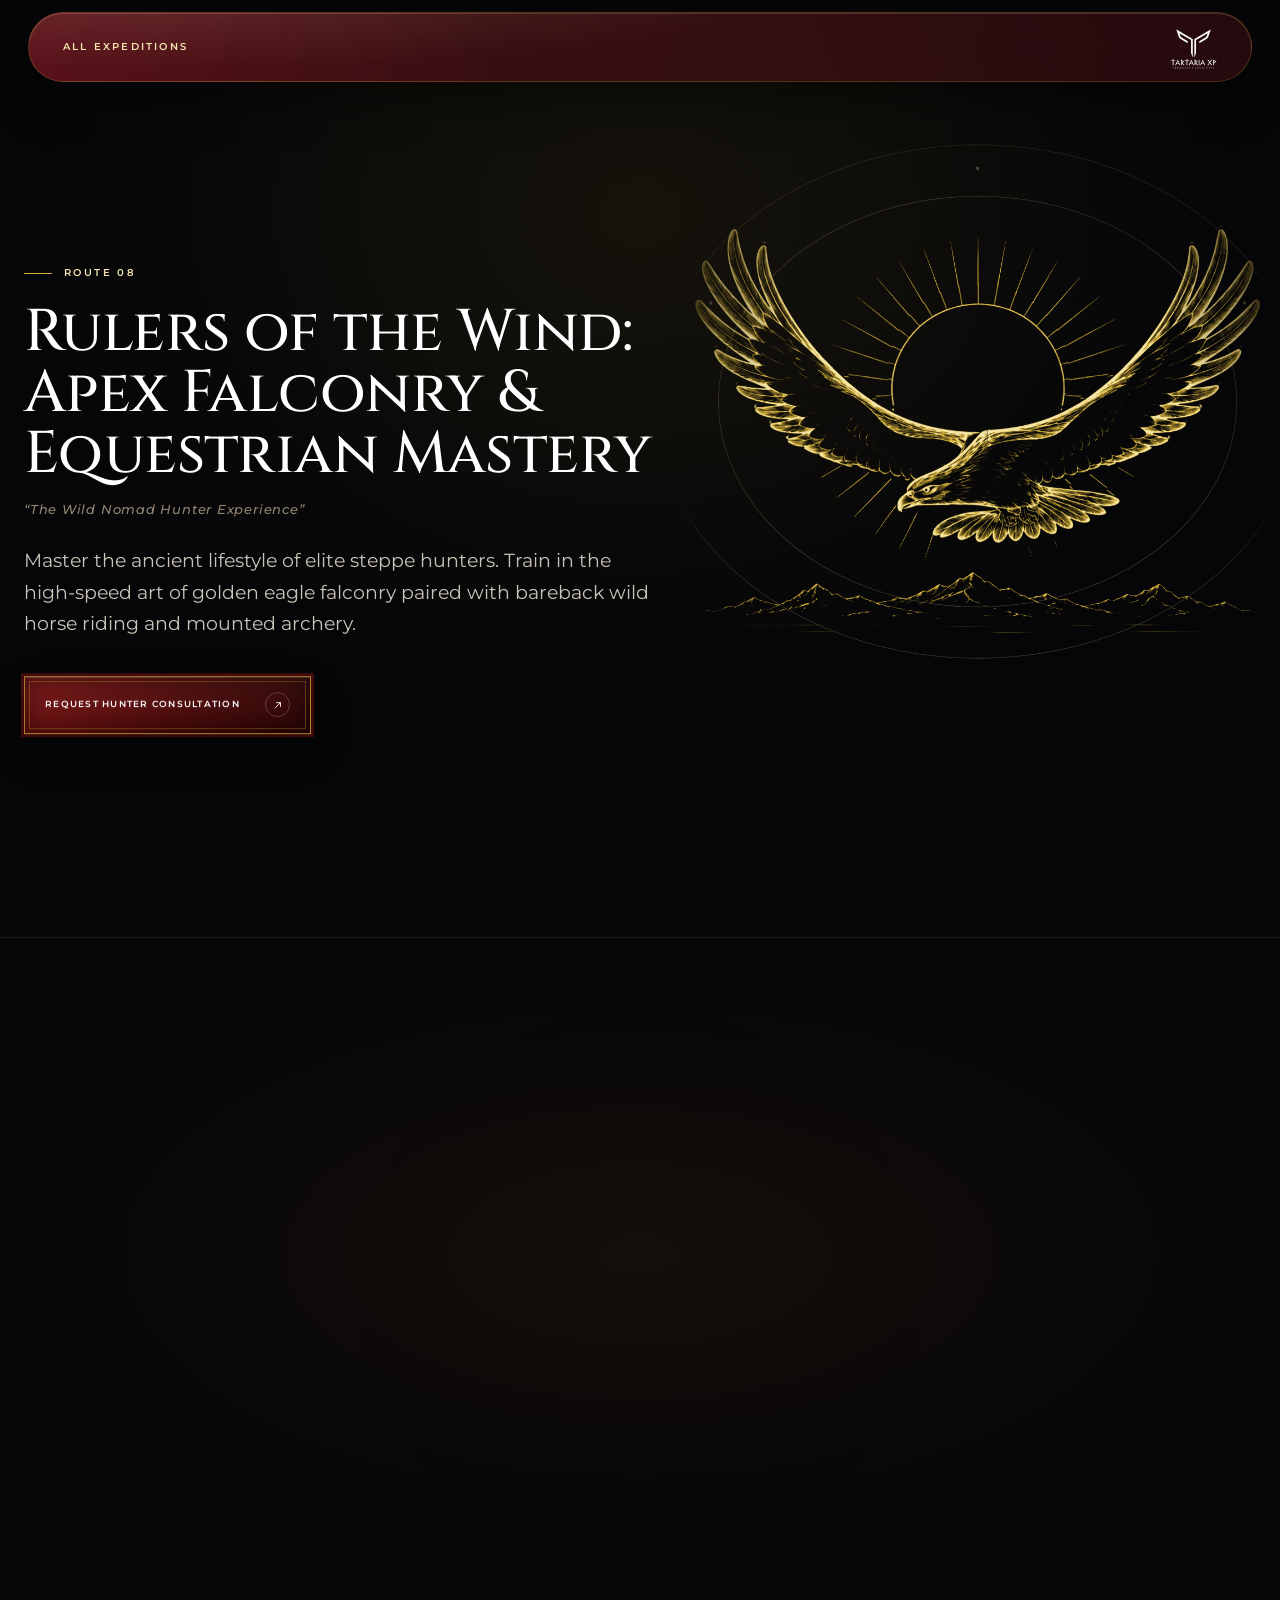
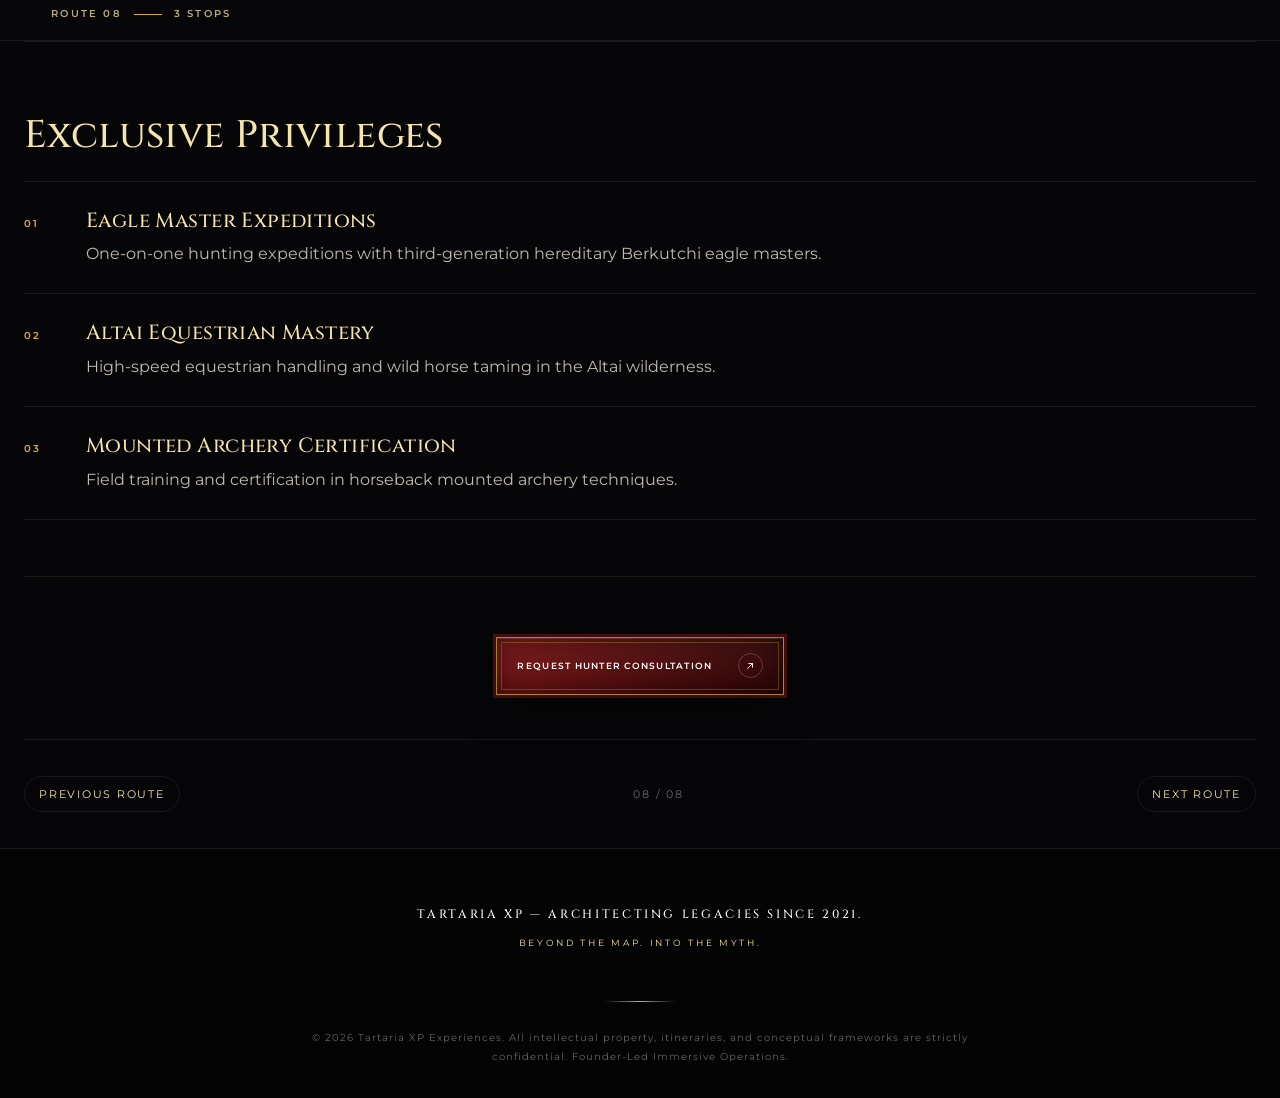
<file: rulersofthewind/index.html>
<!DOCTYPE html>
<html lang="en">
<head>
  <meta charset="UTF-8" />
  <meta name="viewport" content="width=device-width, initial-scale=1.0, viewport-fit=cover" />
  <meta name="theme-color" content="#060608" />
  <title>Expedition — Tartaria XP</title>
  <link rel="preconnect" href="https://fonts.googleapis.com" />
  <link rel="preconnect" href="https://fonts.gstatic.com" crossorigin />
  <link href="https://fonts.googleapis.com/css2?family=Cinzel:wght@400;500;600;700&family=Montserrat:wght@400;500;600;700&display=swap" rel="stylesheet" />
    <script>/* pre-hide animated blocks until the scripts have set their start states (prevents the show → hide → animate flash) */
  (function(){try{if(!matchMedia("(prefers-reduced-motion: reduce)").matches){var h=document.documentElement;h.classList.add("txp-prep");setTimeout(function(){h.classList.remove("txp-prep")},4500);}}catch(e){}})();</script>
  <link rel="stylesheet" href="/styles.css?v=20261013e" />
  <link rel="stylesheet" href="/routes.css?v=20261013e" />
  <link rel="stylesheet" href="/luxury.css?v=20261013e" />
  <link rel="stylesheet" href="/art.css?v=20261013e" />
  <link rel="stylesheet" href="/sacred-svg.css?v=20261013e" />
  <link rel="stylesheet" href="/motion.css?v=20261013e" />
  <link rel="stylesheet" href="/mobile.css?v=20261013e" />
</head>
<body class="rt-page">
<svg class="svg-sprite" width="0" height="0" aria-hidden="true" focusable="false">
    <defs>
      <g id="logoArt">
        <g class="lg-icon">
          <path class="lg-wing" fill-rule="evenodd" d="M206.9 82.1 L206.9 83.6 L207.6 85.1 L208.1 87.9 L212.1 99.9 L212.1 100.6 L214.4 107.1 L214.9 107.9 L215.9 111.4 L216.4 112.1 L217.6 115.9 L217.6 116.6 L220.9 125.9 L220.9 126.6 L221.4 127.4 L222.6 131.6 L224.6 136.4 L224.6 137.1 L225.9 140.4 L225.9 141.1 L227.1 144.4 L227.1 145.1 L228.1 147.6 L228.1 148.4 L228.6 149.1 L228.9 150.6 L230.6 154.6 L231.6 157.6 L231.6 158.4 L233.9 164.6 L234.1 166.1 L234.6 166.9 L237.4 175.6 L239.6 181.1 L239.6 181.9 L244.9 197.6 L244.9 198.4 L249.1 210.9 L249.6 211.6 L249.9 213.1 L251.9 219.1 L252.4 219.9 L254.1 225.6 L254.6 226.4 L256.4 231.9 L256.9 232.6 L258.1 237.6 L259.6 241.4 L263.9 254.1 L263.9 254.9 L264.9 257.1 L265.4 259.4 L265.9 260.1 L266.6 262.9 L267.9 265.4 L267.9 265.9 L271.1 272.6 L273.9 277.4 L273.9 277.9 L276.9 284.1 L286.4 298.6 L290.4 303.9 L298.1 312.9 L308.9 323.4 L312.9 326.6 L326.4 335.9 L333.6 339.9 L340.9 344.9 L348.1 348.9 L350.1 350.4 L356.1 353.9 L356.9 354.6 L363.4 358.1 L379.4 368.1 L384.9 370.9 L390.6 374.9 L396.6 378.1 L405.6 383.9 L416.6 390.1 L420.9 393.1 L425.1 395.4 L430.9 399.1 L434.9 401.1 L437.4 402.9 L445.1 407.1 L450.1 410.4 L454.4 413.6 L465.6 419.6 L471.6 423.9 L479.4 428.1 L485.6 432.4 L487.9 433.4 L496.6 438.6 L497.9 439.1 L503.9 443.4 L505.4 444.1 L506.4 444.1 L506.9 443.4 L506.9 438.4 L507.1 438.1 L506.9 392.6 L506.6 392.1 L503.6 389.9 L499.9 387.9 L497.1 385.9 L488.9 381.4 L475.6 372.9 L469.6 369.6 L461.4 364.4 L452.9 359.6 L448.4 356.4 L443.6 353.9 L427.9 344.1 L421.9 340.9 L415.9 336.9 L404.9 330.6 L400.1 327.1 L391.9 322.6 L385.9 318.9 L384.4 317.6 L372.4 310.6 L368.9 308.1 L360.4 303.6 L346.9 294.9 L344.9 293.1 L338.9 288.9 L329.9 279.9 L322.9 271.4 L317.1 262.1 L316.1 259.9 L312.4 253.4 L309.4 245.9 L309.1 244.6 L307.4 240.9 L306.1 237.1 L304.1 229.1 L301.1 222.1 L300.4 219.1 L298.1 212.9 L298.1 212.1 L297.6 211.4 L295.1 203.9 L294.9 202.4 L294.4 201.6 L292.1 195.1 L291.9 193.6 L291.1 192.1 L289.9 187.1 L289.9 185.4 L290.4 184.9 L291.1 184.9 L295.1 186.9 L303.4 191.9 L306.1 193.1 L320.1 201.1 L326.6 205.4 L336.6 210.4 L343.1 214.9 L346.9 216.6 L347.4 217.1 L347.9 217.1 L349.6 218.4 L355.9 221.6 L358.1 223.1 L366.9 227.6 L374.1 232.6 L380.9 236.1 L392.6 243.1 L393.1 243.1 L393.6 243.6 L397.6 245.6 L405.6 250.9 L413.1 254.9 L413.6 255.4 L417.9 257.4 L420.4 259.1 L424.6 261.4 L425.9 262.4 L431.9 265.9 L434.1 266.9 L439.1 270.1 L448.1 274.9 L455.6 279.9 L458.9 281.4 L467.4 286.6 L480.6 293.9 L486.9 298.1 L490.1 299.6 L502.6 307.1 L504.4 307.9 L523.1 319.4 L530.4 323.1 L536.4 327.4 L539.9 329.1 L546.6 333.4 L549.4 334.6 L556.1 338.6 L559.4 340.1 L567.6 345.6 L571.9 347.9 L582.9 354.6 L589.9 358.4 L593.1 360.6 L594.4 361.1 L595.4 362.4 L595.4 375.4 L595.6 375.6 L595.6 402.4 L595.4 402.6 L595.4 414.1 L595.6 414.4 L595.6 423.1 L595.4 423.4 L595.4 435.9 L595.6 436.1 L595.6 468.1 L595.4 468.4 L595.4 554.4 L595.6 554.6 L595.6 562.9 L595.4 563.1 L595.4 577.1 L595.6 577.4 L595.6 613.4 L595.4 613.6 L595.4 625.1 L595.6 625.4 L595.6 637.4 L595.4 637.6 L595.4 640.4 L595.6 640.6 L595.6 673.4 L595.4 673.6 L595.4 691.6 L595.6 691.9 L595.6 699.6 L596.4 702.6 L597.9 706.4 L599.9 712.4 L599.9 713.1 L603.9 724.6 L603.9 725.4 L604.9 727.6 L604.9 728.4 L606.1 731.6 L606.6 734.1 L611.6 747.6 L611.9 749.4 L614.9 758.4 L615.6 761.6 L618.4 769.9 L619.6 772.6 L622.9 782.6 L622.9 783.4 L625.1 789.9 L625.6 790.6 L630.1 804.6 L632.9 807.6 L636.1 810.4 L638.9 812.4 L640.4 812.6 L640.9 811.4 L640.9 805.6 L641.1 805.4 L641.1 788.1 L640.9 787.9 L640.9 776.9 L641.1 776.6 L641.1 775.4 L640.9 775.1 L640.9 695.4 L641.1 695.1 L640.9 694.1 L641.1 693.6 L641.1 687.6 L640.9 687.4 L640.9 544.9 L640.6 544.6 L640.6 539.6 L640.9 539.4 L640.9 337.4 L639.9 336.1 L630.1 330.6 L624.6 326.9 L617.4 323.1 L609.6 318.1 L602.9 314.6 L593.1 308.4 L584.4 303.9 L568.1 293.6 L555.1 286.6 L552.6 284.9 L544.6 280.4 L538.4 276.4 L534.9 274.6 L529.9 271.4 L519.9 265.9 L514.4 262.1 L509.6 259.4 L508.6 259.1 L508.1 258.6 L506.4 257.9 L495.9 251.1 L486.4 245.9 L482.6 243.4 L474.6 239.1 L470.1 236.1 L462.9 232.1 L455.6 227.4 L453.9 226.6 L443.4 220.6 L431.6 213.4 L421.9 208.1 L415.4 203.9 L406.1 198.6 L400.4 194.9 L395.9 192.6 L390.1 188.9 L384.9 186.1 L380.1 183.1 L378.4 182.4 L363.4 173.1 L356.9 169.6 L348.4 164.4 L343.1 161.6 L334.4 155.9 L325.4 151.1 L318.1 146.4 L312.9 143.6 L305.4 138.9 L300.9 136.6 L293.4 131.6 L289.6 129.9 L278.1 122.9 L276.4 122.1 L269.6 117.9 L268.4 117.4 L267.1 116.4 L259.6 112.4 L249.1 105.9 L246.6 104.6 L245.4 103.6 L242.9 102.4 L237.1 98.6 L229.9 94.9 L225.9 92.1 L218.4 87.9 L215.1 85.6 L211.6 83.9 L211.1 83.4 L209.4 82.9 L208.1 82.1Z"/>
          <path class="lg-wing" fill-rule="evenodd" d="M1115.1 81.9 L1114.4 81.9 L1107.9 85.4 L1106.6 86.4 L1101.6 89.4 L1099.9 90.1 L1093.6 94.1 L1091.9 94.9 L1087.6 97.6 L1082.4 100.4 L1078.4 103.1 L1068.4 108.6 L1061.9 112.9 L1052.1 118.1 L1048.4 120.6 L1042.4 123.9 L1037.9 126.9 L1034.4 128.6 L1033.1 129.6 L1030.6 130.9 L1029.4 131.9 L1028.1 132.4 L1019.4 137.9 L1015.4 139.9 L1007.9 144.6 L1001.4 148.1 L996.1 151.6 L986.6 156.9 L980.6 160.9 L974.9 163.9 L959.9 172.9 L955.4 175.1 L948.4 179.9 L937.9 185.9 L936.1 186.6 L931.6 189.6 L921.4 195.4 L915.6 199.1 L905.4 204.9 L901.4 207.6 L893.6 211.9 L879.6 220.4 L873.4 223.6 L868.4 227.1 L858.4 232.6 L849.6 238.1 L842.1 242.1 L830.4 249.4 L826.9 251.1 L820.9 255.4 L809.4 261.4 L805.4 264.1 L797.9 268.1 L788.9 273.9 L777.9 279.9 L770.1 284.9 L759.4 290.6 L749.9 296.6 L744.4 299.6 L739.6 302.9 L729.4 308.4 L724.9 311.4 L719.6 314.1 L718.4 315.1 L712.1 318.6 L708.4 321.1 L703.4 323.6 L699.1 326.4 L696.1 327.9 L689.9 332.1 L682.4 336.1 L681.4 337.1 L681.1 337.9 L681.1 405.1 L681.4 405.4 L681.4 430.6 L681.1 430.9 L681.1 465.6 L681.4 465.9 L681.4 481.6 L681.1 481.9 L681.1 548.4 L681.4 548.6 L681.4 560.9 L681.1 561.1 L681.1 590.9 L681.4 591.1 L681.4 619.6 L681.1 619.9 L681.1 634.6 L681.4 634.9 L681.4 642.1 L681.1 642.4 L681.1 650.1 L681.4 650.4 L681.4 667.4 L681.1 667.6 L681.1 733.6 L681.4 733.9 L681.4 736.4 L681.1 736.6 L681.1 804.1 L681.4 804.4 L681.4 811.1 L681.6 811.4 L681.4 812.1 L681.9 813.1 L683.1 812.9 L686.1 810.1 L690.4 806.9 L692.4 804.9 L694.4 798.4 L694.4 797.6 L695.1 795.9 L695.4 794.1 L697.9 786.9 L697.9 786.1 L700.6 778.1 L701.1 777.4 L702.4 772.9 L703.6 770.1 L704.9 765.6 L705.6 764.1 L705.6 763.4 L707.1 759.4 L707.1 758.6 L708.4 755.4 L708.4 754.6 L709.6 751.6 L709.6 750.9 L712.4 742.9 L712.4 742.1 L712.9 741.4 L713.4 739.1 L718.6 723.4 L719.1 722.6 L720.6 717.4 L721.4 715.9 L721.4 715.1 L725.6 702.9 L725.9 701.1 L726.6 699.1 L726.6 657.9 L726.4 657.6 L726.4 653.4 L726.6 653.1 L726.6 638.4 L726.4 638.1 L726.4 618.6 L726.6 618.4 L726.6 589.6 L726.4 589.4 L726.4 573.9 L726.6 573.6 L726.6 527.4 L726.4 527.1 L726.4 519.1 L726.6 518.9 L726.6 407.1 L726.4 406.9 L726.4 401.9 L726.6 401.6 L726.6 364.6 L726.9 364.4 L726.9 362.4 L728.1 361.1 L732.1 358.9 L736.1 356.1 L749.4 348.6 L758.4 342.9 L773.1 334.6 L774.4 333.6 L776.1 332.9 L778.6 331.1 L787.1 326.4 L791.9 323.1 L800.1 318.9 L808.4 313.6 L819.9 307.1 L823.1 304.9 L836.4 297.6 L842.9 293.1 L852.6 288.1 L859.4 283.9 L862.9 282.1 L873.4 275.4 L885.1 269.4 L904.4 257.4 L909.6 254.9 L910.1 254.4 L916.9 250.9 L917.6 250.1 L922.9 246.9 L924.1 246.4 L925.9 245.1 L926.4 245.1 L927.6 244.1 L928.6 243.9 L938.9 237.6 L944.6 234.6 L954.1 228.6 L957.6 226.9 L959.9 225.4 L965.1 222.9 L969.6 219.9 L976.9 215.9 L986.1 210.1 L988.9 208.9 L995.1 205.1 L997.4 204.1 L1003.6 200.1 L1015.9 193.1 L1019.9 191.1 L1026.6 186.9 L1030.1 185.1 L1032.1 184.9 L1032.4 185.1 L1032.4 186.9 L1031.9 188.1 L1031.6 190.1 L1030.1 193.9 L1029.9 195.4 L1029.1 196.9 L1028.9 198.4 L1026.9 203.4 L1025.6 207.6 L1025.1 208.4 L1024.9 209.9 L1024.1 211.4 L1023.9 212.9 L1022.9 215.4 L1022.9 216.1 L1022.1 217.6 L1020.4 223.6 L1019.1 226.4 L1016.9 233.1 L1016.9 233.9 L1015.9 236.4 L1015.1 239.4 L1013.1 243.9 L1012.9 245.1 L1011.9 247.1 L1011.6 248.4 L1009.6 253.4 L1007.6 257.4 L1003.1 264.6 L1002.4 266.4 L998.1 272.6 L991.1 281.1 L984.4 287.9 L975.6 294.9 L969.1 298.6 L963.9 302.4 L962.6 302.9 L957.6 306.1 L954.1 307.9 L948.6 311.9 L946.4 312.9 L942.1 315.6 L940.9 316.1 L932.6 321.4 L921.6 327.6 L917.4 330.6 L914.9 331.9 L909.4 335.4 L907.6 336.1 L893.6 344.9 L888.9 347.4 L882.4 351.9 L873.9 356.4 L867.4 360.9 L861.4 364.1 L852.4 369.9 L848.4 371.9 L842.4 375.9 L841.1 376.4 L839.1 377.9 L834.9 380.1 L831.1 382.6 L824.6 386.1 L823.4 387.1 L817.6 390.4 L815.1 392.4 L815.1 394.1 L814.9 394.4 L814.9 414.6 L815.1 414.9 L814.9 415.4 L814.9 443.1 L815.4 444.1 L816.6 444.1 L818.6 443.1 L826.4 437.9 L837.1 431.9 L839.9 429.9 L844.4 427.4 L852.1 422.4 L860.4 417.9 L862.4 416.4 L863.6 415.9 L870.1 411.9 L870.9 411.1 L875.6 408.1 L883.6 403.6 L890.4 399.4 L896.9 395.9 L906.9 389.4 L908.1 388.9 L913.1 385.6 L914.9 384.9 L919.1 382.1 L921.6 380.9 L927.6 376.9 L934.6 372.9 L937.4 370.9 L944.6 367.1 L955.4 360.1 L964.6 354.9 L976.6 347.4 L982.1 344.4 L985.6 341.9 L995.9 335.9 L1002.1 331.6 L1012.1 323.9 L1017.9 318.9 L1023.9 312.9 L1029.4 306.6 L1037.4 295.9 L1041.1 289.9 L1044.1 285.9 L1045.1 283.6 L1046.9 280.9 L1046.9 280.4 L1048.9 276.6 L1048.9 276.1 L1050.9 272.4 L1050.9 271.9 L1053.1 267.6 L1053.1 267.1 L1055.1 263.1 L1056.4 259.4 L1056.9 258.6 L1059.4 250.6 L1060.1 249.1 L1060.4 247.6 L1061.1 246.1 L1061.4 244.6 L1061.9 243.9 L1062.1 242.4 L1062.6 241.6 L1064.1 237.1 L1064.1 236.4 L1066.9 228.4 L1067.1 226.9 L1068.1 224.6 L1068.1 223.9 L1069.1 221.6 L1069.1 220.9 L1069.6 220.1 L1071.1 215.1 L1072.9 210.9 L1073.1 209.4 L1074.1 207.4 L1075.1 204.4 L1075.1 203.6 L1076.1 201.6 L1076.1 200.9 L1078.1 195.4 L1078.1 194.6 L1080.1 189.1 L1080.1 188.4 L1080.9 186.9 L1081.1 185.4 L1081.9 183.9 L1083.1 180.1 L1083.1 179.4 L1083.9 177.9 L1084.4 175.6 L1084.9 174.9 L1085.1 173.4 L1085.9 171.9 L1086.1 170.4 L1088.4 164.4 L1088.4 163.6 L1091.1 157.1 L1091.4 155.6 L1092.4 153.1 L1092.6 151.4 L1094.4 146.6 L1094.4 145.9 L1095.1 144.4 L1095.1 143.6 L1096.4 140.4 L1096.4 139.6 L1096.9 138.9 L1098.1 134.9 L1098.9 133.6 L1100.9 127.1 L1100.9 126.4 L1105.4 113.1 L1106.4 111.1 L1107.1 108.1 L1110.4 98.6 L1110.4 97.9 L1111.9 93.4 L1112.4 92.6 L1112.6 91.1 L1113.4 89.6 L1114.1 86.1 L1115.4 83.1 L1115.4 82.1Z"/>
        </g>
        <g class="lg-word">
          <path fill-rule="evenodd" d="M133.4 876.9 L129.4 876.9 L129.1 876.6 L128.1 876.6 L127.9 876.9 L111.9 876.9 L110.9 877.1 L108.1 878.9 L105.4 881.1 L92.9 889.1 L89.1 892.1 L82.4 896.6 L78.9 899.4 L72.9 903.1 L69.1 906.1 L65.9 908.1 L60.4 912.4 L54.4 916.4 L53.4 917.6 L53.6 918.9 L54.6 919.6 L59.6 918.1 L62.1 916.9 L63.4 916.6 L65.4 915.6 L71.1 913.6 L76.6 911.1 L77.9 910.9 L81.9 908.9 L90.1 905.6 L94.6 903.4 L103.4 900.1 L108.9 897.4 L110.9 896.9 L111.6 897.6 L111.6 898.9 L111.9 899.1 L111.9 972.9 L111.6 973.1 L111.9 994.6 L111.6 994.9 L111.6 1024.6 L111.9 1025.6 L112.4 1026.1 L113.4 1026.4 L129.4 1026.4 L129.6 1026.1 L131.6 1025.9 L132.1 1024.9 L132.1 989.9 L132.4 989.6 L132.4 980.1 L132.1 979.9 L132.4 939.9 L132.1 939.6 L132.1 934.1 L132.4 933.9 L132.4 899.1 L132.6 898.9 L132.6 897.1 L133.1 896.6 L134.9 896.9 L140.9 899.6 L148.9 902.4 L157.4 906.1 L159.1 906.6 L164.6 909.4 L168.4 910.9 L171.1 911.6 L177.4 914.4 L179.9 915.1 L181.9 916.1 L185.4 917.1 L186.1 917.6 L190.9 918.9 L191.9 918.6 L192.4 918.1 L192.1 916.9 L190.1 915.1 L179.6 908.1 L174.9 904.4 L168.1 900.4 L161.4 895.4 L154.1 890.6 L151.4 888.4 L147.9 886.1 L146.6 885.6 L135.9 878.1Z"/>
          <path fill-rule="evenodd" d="M245.6 879.6 L245.1 879.6 L244.4 880.6 L242.9 883.6 L242.9 884.1 L241.1 887.1 L241.1 887.6 L237.9 893.9 L237.9 894.4 L231.6 907.1 L231.6 907.6 L227.6 915.9 L227.6 916.4 L225.6 919.9 L225.6 920.4 L223.6 924.1 L222.9 926.4 L219.1 933.9 L218.1 936.9 L214.6 944.1 L214.6 944.6 L210.6 952.1 L207.6 959.9 L202.9 969.1 L202.9 969.6 L201.1 973.1 L199.6 977.1 L195.4 984.6 L192.9 991.1 L188.6 999.4 L188.6 999.9 L187.9 1001.1 L186.4 1005.1 L184.9 1007.9 L184.9 1008.4 L184.4 1008.9 L184.4 1009.4 L183.1 1011.9 L181.6 1014.1 L179.9 1017.6 L176.9 1025.1 L177.4 1026.1 L178.1 1026.4 L181.1 1026.4 L181.4 1026.6 L192.1 1026.6 L192.4 1026.4 L194.1 1026.4 L195.4 1025.9 L196.1 1024.9 L198.1 1020.6 L198.1 1020.1 L204.1 1008.6 L204.1 1008.1 L206.1 1004.4 L207.9 999.9 L210.1 995.4 L211.4 994.4 L217.6 990.9 L218.4 990.1 L223.4 987.4 L228.1 984.1 L232.9 981.6 L234.6 980.4 L244.6 975.4 L246.1 975.6 L246.6 976.1 L251.4 978.4 L253.6 979.9 L260.4 983.4 L271.9 990.9 L277.1 993.9 L278.9 995.4 L281.1 1000.1 L281.9 1002.4 L284.6 1007.9 L284.6 1008.4 L285.9 1010.6 L285.9 1011.1 L287.1 1013.4 L287.1 1013.9 L289.1 1017.6 L290.9 1022.1 L292.6 1025.6 L293.1 1026.1 L293.9 1026.4 L306.6 1026.4 L306.9 1026.1 L310.6 1026.1 L311.6 1025.6 L311.6 1024.4 L305.1 1010.6 L305.1 1010.1 L302.4 1004.4 L302.4 1003.9 L296.9 992.9 L296.9 992.4 L295.9 990.6 L295.9 990.1 L293.1 984.4 L293.1 983.9 L290.4 978.9 L287.1 970.6 L285.9 968.4 L285.9 967.9 L285.4 967.4 L285.4 966.9 L282.1 960.4 L282.1 959.9 L278.9 953.1 L278.9 952.6 L275.6 946.1 L271.9 936.1 L267.9 928.6 L264.9 921.1 L259.1 909.1 L255.1 899.1 L253.9 896.9 L253.6 895.9 L253.1 895.4 L252.1 892.6 L247.9 884.1 L247.9 883.6ZM245.1 921.1 L246.6 923.1 L246.9 924.1 L251.1 932.4 L251.1 932.9 L252.9 936.1 L254.1 939.4 L254.6 939.9 L254.6 940.4 L255.9 942.6 L260.1 953.4 L267.6 969.1 L268.1 971.1 L268.6 971.9 L269.1 974.9 L268.1 975.1 L264.1 973.1 L258.9 969.9 L256.6 968.1 L250.4 964.9 L247.6 963.1 L245.6 962.1 L243.9 962.1 L243.4 962.6 L240.9 963.6 L240.4 964.1 L233.1 967.9 L223.9 973.9 L221.1 975.1 L220.1 975.1 L219.9 974.9 L219.9 973.9 L221.1 970.1 L223.6 965.4 L223.6 964.9 L228.6 954.4 L229.6 951.6 L232.9 945.4 L232.9 944.9 L234.1 942.6 L235.9 938.1 L240.1 930.1 L240.1 929.6 L242.1 925.9 L242.4 924.9 L242.9 924.4 L243.6 922.6Z"/>
          <path fill-rule="evenodd" d="M331.6 877.4 L330.9 878.6 L330.9 969.4 L330.6 969.6 L330.9 970.6 L330.9 997.1 L330.6 997.4 L330.6 1023.1 L330.9 1023.4 L330.9 1025.4 L331.6 1026.1 L332.6 1026.1 L332.9 1026.4 L343.4 1026.4 L343.6 1026.1 L348.1 1026.1 L349.4 1024.9 L349.4 996.6 L349.1 996.4 L349.4 977.9 L349.9 976.4 L350.6 975.6 L354.1 973.1 L355.1 972.9 L356.9 974.4 L359.9 978.4 L362.6 981.1 L368.6 988.6 L370.9 991.9 L374.9 996.6 L376.1 998.6 L380.6 1004.4 L386.1 1010.9 L391.9 1018.6 L394.6 1021.6 L397.9 1025.9 L399.1 1026.4 L418.4 1026.4 L418.6 1026.1 L419.9 1026.1 L420.4 1025.6 L420.4 1024.9 L418.1 1021.4 L409.1 1010.9 L407.4 1008.4 L405.1 1005.9 L400.9 999.9 L395.6 993.9 L392.4 989.4 L378.9 972.9 L375.6 968.4 L371.9 964.4 L370.1 961.4 L370.1 960.6 L372.1 958.1 L381.1 950.9 L384.1 948.9 L403.4 932.9 L408.4 929.1 L410.1 927.4 L410.4 926.9 L410.1 926.4 L407.4 923.9 L402.1 919.9 L397.1 916.6 L394.1 915.1 L380.6 905.4 L372.6 900.6 L367.6 896.9 L356.4 890.1 L351.9 886.6 L343.6 882.1 L339.9 879.4 L335.4 877.1 L332.4 877.1ZM350.4 905.4 L350.9 905.4 L353.9 906.9 L365.4 914.4 L370.4 917.1 L373.6 919.6 L381.4 924.6 L384.6 927.4 L384.6 928.1 L382.1 930.4 L374.1 936.1 L368.4 941.1 L364.4 943.9 L361.9 946.1 L351.1 953.9 L350.4 953.9 L349.9 953.4 L349.6 952.6 L349.6 950.1 L349.4 949.9 L349.4 910.4 L349.6 910.1 L349.6 907.1Z"/>
          <path fill-rule="evenodd" d="M476.1 876.6 L473.9 877.6 L471.6 879.1 L466.1 883.4 L459.9 887.1 L447.6 896.1 L443.1 898.9 L442.4 899.6 L435.9 903.9 L434.1 905.4 L429.4 908.4 L426.6 910.6 L420.1 915.1 L418.1 917.1 L418.1 918.1 L418.4 918.6 L419.6 918.9 L423.9 917.6 L426.6 916.4 L432.1 914.6 L440.1 910.9 L441.4 910.6 L442.6 909.9 L443.9 909.6 L448.9 907.6 L455.1 904.6 L462.6 901.9 L466.6 899.9 L470.9 898.4 L473.4 897.1 L474.9 896.6 L475.6 896.6 L476.1 897.1 L476.4 900.1 L476.6 900.4 L476.6 1024.1 L476.9 1024.4 L476.9 1025.4 L477.9 1026.1 L480.4 1026.1 L480.6 1026.4 L493.9 1026.4 L494.1 1026.1 L495.9 1026.1 L496.4 1025.9 L496.9 1024.6 L496.9 1003.4 L497.1 1003.1 L497.1 994.9 L496.9 994.6 L496.9 958.1 L497.1 957.9 L496.9 910.1 L497.1 909.9 L497.1 898.6 L497.4 898.4 L497.4 897.4 L497.9 896.9 L498.6 896.9 L502.6 898.1 L503.4 898.6 L513.1 902.1 L520.6 905.9 L526.1 907.6 L527.9 908.6 L529.9 909.1 L534.6 911.4 L535.9 911.6 L537.9 912.6 L539.1 912.9 L539.9 913.4 L541.1 913.6 L543.1 914.6 L549.9 916.9 L553.4 918.4 L556.6 918.6 L557.1 918.1 L557.1 917.1 L550.9 912.1 L547.4 909.9 L539.4 903.9 L526.6 895.6 L521.9 892.1 L517.1 889.1 L513.6 886.4 L506.6 882.4 L499.4 877.4 L497.1 876.6Z"/>
          <path fill-rule="evenodd" d="M604.9 879.6 L604.1 879.6 L603.6 880.1 L599.4 887.9 L595.4 898.1 L592.4 903.9 L592.4 904.4 L591.1 906.6 L591.1 907.1 L590.1 908.9 L588.1 913.9 L581.1 927.9 L580.1 930.6 L573.9 943.6 L572.1 948.1 L569.1 953.9 L569.1 954.4 L566.9 958.6 L565.1 963.1 L561.9 969.4 L561.9 969.9 L558.4 976.9 L558.4 977.4 L556.1 981.9 L556.1 982.4 L553.9 986.6 L553.9 987.1 L552.9 988.9 L552.9 989.4 L551.9 991.1 L549.9 996.1 L540.1 1015.9 L538.9 1019.1 L537.9 1020.6 L537.9 1021.1 L536.1 1024.6 L536.1 1025.6 L536.6 1026.1 L538.1 1026.1 L538.4 1026.4 L553.6 1026.4 L554.9 1025.9 L562.1 1011.1 L564.1 1006.1 L567.4 999.9 L567.4 999.4 L568.9 996.6 L569.1 995.6 L570.4 994.4 L576.4 991.1 L585.1 985.4 L595.6 979.9 L599.4 977.4 L603.1 975.4 L604.1 975.4 L609.9 978.9 L617.6 982.9 L625.9 987.9 L631.1 991.6 L635.9 994.1 L637.4 995.6 L639.9 1000.9 L639.9 1001.4 L642.9 1007.1 L644.9 1012.1 L646.9 1015.9 L649.4 1022.6 L651.4 1026.1 L652.1 1026.4 L668.1 1026.4 L668.4 1026.1 L669.6 1026.1 L670.1 1025.6 L670.1 1024.4 L669.1 1022.6 L667.9 1019.1 L663.1 1010.1 L659.1 999.9 L655.1 992.1 L655.1 991.6 L654.1 989.9 L654.1 989.4 L650.9 982.4 L650.9 981.9 L649.6 979.6 L648.9 977.4 L645.9 971.6 L645.6 970.4 L641.1 960.9 L637.9 952.6 L631.9 940.1 L629.9 934.6 L628.9 932.9 L628.6 931.6 L626.9 928.1 L626.1 925.9 L623.6 921.1 L621.4 915.4 L613.4 898.4 L612.6 895.9 L610.6 890.9 L608.6 886.9 L608.6 886.4 L607.1 883.4 L606.1 882.1 L605.4 880.1ZM603.6 920.6 L604.1 920.6 L604.6 921.1 L605.6 922.9 L605.6 923.4 L608.4 928.9 L608.4 929.4 L611.4 935.1 L612.6 938.9 L615.4 944.6 L615.4 945.1 L618.9 951.9 L621.6 959.1 L626.9 969.9 L628.4 974.4 L628.4 975.4 L628.1 975.6 L627.1 975.6 L623.6 973.9 L617.6 969.9 L612.4 966.9 L608.9 964.4 L604.1 962.1 L602.4 962.4 L598.9 964.1 L588.4 970.6 L581.1 974.6 L579.9 974.9 L579.4 974.4 L579.4 973.1 L580.6 969.4 L585.9 958.4 L588.6 951.4 L594.1 940.9 L597.1 933.1 L599.9 927.9 L601.6 923.4 L602.6 921.6Z"/>
          <path fill-rule="evenodd" d="M689.6 877.6 L689.4 879.6 L689.1 879.9 L689.1 961.6 L688.9 961.9 L688.9 971.6 L689.1 971.9 L688.9 999.9 L689.1 1000.1 L689.1 1023.9 L689.4 1024.1 L689.4 1025.6 L690.4 1026.4 L692.4 1026.4 L692.6 1026.6 L706.6 1026.6 L707.9 1025.9 L707.9 1024.4 L708.1 1024.1 L708.1 1016.9 L707.9 1016.6 L707.9 1003.4 L708.1 1003.1 L708.1 999.4 L707.9 999.1 L707.9 986.4 L708.1 986.1 L708.1 977.4 L708.4 976.6 L711.6 973.9 L712.9 973.1 L713.9 973.1 L714.9 973.9 L723.4 983.6 L729.1 991.4 L737.4 1000.9 L744.1 1010.1 L750.6 1017.6 L752.1 1019.9 L757.1 1025.9 L758.1 1026.4 L762.1 1026.4 L762.4 1026.6 L770.9 1026.6 L771.1 1026.4 L778.6 1026.4 L779.4 1026.1 L779.9 1025.6 L779.9 1025.1 L779.1 1023.9 L775.6 1019.9 L771.9 1014.6 L764.9 1006.4 L759.9 999.6 L755.1 994.4 L751.4 989.4 L742.4 978.6 L738.1 972.9 L730.6 964.1 L728.6 961.1 L728.6 960.4 L735.6 954.1 L742.9 948.4 L745.4 946.9 L751.4 942.4 L759.9 934.9 L768.9 927.9 L769.1 926.4 L766.4 923.9 L759.9 919.1 L757.1 917.6 L753.4 914.9 L745.1 909.9 L736.9 903.9 L731.4 900.9 L719.6 892.9 L714.4 889.9 L703.4 882.1 L694.9 877.4 L690.1 877.4ZM709.4 905.4 L712.9 907.1 L724.1 914.6 L733.6 920.1 L740.6 924.9 L742.9 927.1 L742.6 928.6 L739.9 931.4 L728.6 939.6 L719.1 947.1 L709.6 953.9 L708.6 952.9 L708.4 949.1 L708.1 948.9 L708.1 908.9 L708.4 908.6 L708.6 906.1Z"/>
          <path fill-rule="evenodd" d="M799.1 878.9 L798.1 879.6 L798.1 880.9 L797.9 881.1 L797.9 1025.1 L798.1 1025.9 L799.1 1026.4 L815.6 1026.4 L816.6 1025.6 L816.6 955.9 L816.9 955.6 L816.9 939.9 L816.6 939.6 L816.6 890.1 L816.9 889.9 L816.9 884.4 L816.6 884.1 L816.6 880.9 L816.1 879.4 L815.4 878.9 L810.4 878.9 L810.1 878.6Z"/>
          <path fill-rule="evenodd" d="M902.6 879.9 L902.1 880.1 L898.1 888.1 L898.1 888.6 L897.1 890.4 L894.9 896.1 L889.6 905.9 L889.6 906.4 L888.4 908.6 L884.9 917.4 L881.9 923.1 L881.9 923.6 L880.6 925.9 L878.6 930.9 L877.9 931.9 L877.6 932.9 L877.1 933.4 L873.6 940.4 L870.6 947.9 L867.9 953.1 L867.9 953.6 L866.9 955.4 L863.9 962.9 L863.1 963.9 L859.6 970.9 L859.6 971.4 L857.1 976.4 L855.6 980.4 L851.4 989.1 L850.6 991.4 L846.6 999.1 L845.4 1002.4 L838.6 1016.4 L838.6 1016.9 L835.4 1023.6 L835.4 1024.1 L834.6 1025.1 L834.6 1025.9 L835.4 1026.4 L839.1 1026.6 L839.4 1026.9 L848.4 1026.9 L848.6 1027.1 L850.9 1027.1 L851.1 1026.9 L852.9 1026.9 L853.4 1026.6 L854.1 1025.6 L855.1 1022.6 L860.9 1010.6 L863.4 1004.4 L867.6 996.1 L870.1 994.1 L883.9 986.1 L888.1 983.1 L898.1 977.9 L898.6 977.4 L902.1 975.9 L905.6 977.4 L907.9 978.9 L914.4 982.1 L915.6 983.1 L917.6 984.1 L923.1 988.1 L931.6 992.9 L935.9 996.1 L938.1 1000.1 L940.9 1007.1 L942.6 1010.4 L943.1 1012.1 L945.1 1015.9 L945.1 1016.4 L949.9 1026.4 L951.6 1026.9 L966.9 1026.9 L967.1 1026.6 L968.1 1026.6 L968.6 1026.1 L968.6 1025.1 L966.1 1018.9 L961.4 1009.6 L960.6 1007.4 L956.1 998.1 L956.1 997.6 L953.4 991.9 L953.4 991.4 L951.4 987.6 L948.9 981.1 L945.9 975.4 L945.9 974.9 L943.1 969.1 L943.1 968.6 L938.1 958.4 L938.1 957.9 L934.1 949.4 L931.1 941.9 L929.9 939.6 L927.9 934.6 L927.4 934.1 L927.1 933.1 L925.1 929.4 L922.1 921.9 L918.9 915.1 L916.9 909.6 L914.1 903.9 L914.1 903.4 L910.9 897.4 L910.9 896.9 L908.9 892.9 L908.6 891.6 L906.9 887.9 L906.9 887.4 L905.6 885.1 L905.6 884.6 L904.1 882.1 L903.6 880.6ZM902.6 921.9 L903.6 923.1 L904.9 925.6 L905.9 928.9 L909.1 935.1 L909.6 935.6 L912.6 943.1 L916.9 951.9 L919.1 957.9 L920.6 960.6 L921.1 962.4 L924.9 969.6 L926.6 975.1 L926.1 975.9 L925.4 975.9 L907.6 965.1 L903.1 962.9 L901.6 962.6 L898.1 964.1 L896.1 965.6 L890.1 968.9 L882.6 973.9 L877.6 976.4 L877.1 976.4 L876.9 976.1 L876.9 975.1 L878.9 969.6 L883.6 960.4 L883.6 959.9 L885.9 955.4 L887.9 950.1 L892.1 941.9 L892.1 941.4 L894.6 936.4 L894.6 935.9 L898.1 929.4 L898.1 928.9 L900.1 925.1 L900.1 924.6 L901.1 922.9 L902.1 921.9Z"/>
          <path fill-rule="evenodd" d="M1024.6 879.4 L1024.4 880.1 L1024.9 881.1 L1030.4 887.9 L1035.9 896.6 L1042.4 904.6 L1050.1 915.9 L1052.6 918.9 L1059.1 928.1 L1062.9 932.9 L1066.4 938.4 L1070.9 944.1 L1076.6 952.6 L1075.9 954.1 L1067.4 966.1 L1066.4 967.1 L1057.6 979.1 L1051.4 986.9 L1046.6 994.4 L1041.9 1000.1 L1032.6 1013.9 L1023.9 1025.4 L1024.1 1026.6 L1024.9 1026.9 L1032.1 1026.9 L1032.4 1027.1 L1042.4 1027.1 L1042.6 1026.9 L1045.6 1026.9 L1046.1 1026.6 L1049.1 1021.9 L1050.6 1020.1 L1054.1 1014.9 L1057.9 1010.4 L1061.9 1004.9 L1065.6 998.9 L1068.9 994.9 L1073.1 988.4 L1077.9 982.4 L1085.4 971.9 L1088.6 968.6 L1089.6 969.4 L1093.4 974.9 L1099.6 982.9 L1107.4 993.9 L1111.6 999.1 L1115.4 1005.1 L1123.6 1015.9 L1128.4 1022.9 L1131.4 1026.6 L1131.9 1026.9 L1151.9 1026.9 L1152.9 1026.6 L1153.4 1026.1 L1153.4 1025.1 L1152.4 1024.1 L1146.4 1015.4 L1143.1 1011.6 L1136.1 1001.4 L1131.1 995.1 L1126.4 987.6 L1123.6 983.9 L1121.4 981.4 L1117.9 976.1 L1114.6 972.1 L1109.9 964.9 L1102.4 955.1 L1100.9 952.4 L1103.4 948.6 L1108.1 942.6 L1113.6 933.9 L1117.1 929.9 L1121.4 923.6 L1123.9 920.6 L1136.1 903.4 L1142.4 895.6 L1151.4 882.4 L1153.1 880.4 L1153.1 879.6 L1152.1 879.1 L1148.1 879.1 L1147.9 878.9 L1134.4 878.9 L1134.1 879.1 L1132.1 879.1 L1131.6 879.4 L1129.1 882.4 L1127.6 884.9 L1125.1 887.9 L1118.6 897.1 L1114.4 902.4 L1109.1 910.1 L1100.1 921.4 L1093.6 931.1 L1090.4 934.9 L1088.9 935.9 L1085.9 933.1 L1080.1 925.1 L1077.9 921.4 L1068.1 908.9 L1064.4 903.1 L1060.4 898.4 L1053.9 888.9 L1046.6 879.6 L1045.1 878.9 L1027.1 878.9 L1026.9 879.1 L1025.1 879.1Z"/>
          <path fill-rule="evenodd" d="M1175.4 879.1 L1174.6 880.1 L1174.6 925.4 L1174.4 925.6 L1174.6 1025.9 L1175.6 1026.9 L1191.1 1027.1 L1191.4 1026.9 L1192.4 1026.9 L1193.1 1026.1 L1193.4 980.6 L1194.1 978.9 L1197.6 976.1 L1204.1 971.9 L1210.6 966.6 L1222.6 959.1 L1227.1 955.4 L1231.6 952.1 L1240.6 946.4 L1250.9 938.9 L1261.1 931.9 L1263.6 929.9 L1263.6 928.9 L1254.1 922.1 L1241.6 914.6 L1230.9 907.6 L1228.4 906.4 L1223.1 902.6 L1216.6 899.4 L1205.9 892.4 L1196.6 886.9 L1193.9 885.6 L1192.1 884.4 L1189.1 882.9 L1186.1 880.9 L1182.4 879.1ZM1194.4 904.9 L1196.1 905.1 L1201.9 908.1 L1207.4 911.4 L1211.4 914.1 L1219.6 918.4 L1231.1 926.1 L1232.4 926.6 L1235.4 928.6 L1236.1 929.6 L1234.1 931.9 L1228.4 935.6 L1222.9 939.9 L1216.9 943.6 L1215.9 944.6 L1212.6 946.6 L1208.1 950.1 L1206.6 950.9 L1199.4 956.1 L1194.9 958.9 L1193.9 957.9 L1193.6 948.9 L1193.4 948.6 L1193.6 908.9 L1193.9 908.6 L1193.9 905.6Z"/>
        </g>
        <g class="lg-tag">
          <path fill-rule="evenodd" d="M125.6 1076.4 L125.4 1077.4 L127.1 1078.4 L128.1 1079.4 L128.4 1080.1 L128.4 1104.6 L128.1 1104.9 L127.9 1107.1 L126.9 1108.1 L125.4 1108.6 L124.9 1109.1 L125.1 1109.9 L125.9 1110.1 L126.9 1109.9 L137.1 1109.9 L137.4 1110.1 L140.4 1110.1 L140.6 1109.9 L149.6 1109.9 L150.1 1109.6 L150.9 1108.1 L151.4 1104.6 L151.6 1104.4 L151.6 1102.9 L150.9 1102.1 L150.1 1102.4 L148.9 1105.1 L147.1 1106.6 L145.6 1107.4 L142.4 1107.6 L142.1 1107.9 L137.4 1107.9 L136.1 1107.4 L134.9 1106.1 L134.9 1103.6 L134.6 1103.4 L134.6 1095.1 L134.9 1094.4 L135.6 1093.6 L142.9 1093.6 L144.4 1094.9 L145.1 1096.6 L145.9 1097.4 L146.9 1097.1 L146.4 1088.6 L145.9 1088.1 L145.4 1088.1 L144.9 1088.6 L144.4 1090.1 L143.4 1091.1 L142.4 1091.4 L137.1 1091.4 L136.9 1091.1 L135.6 1091.1 L134.9 1090.4 L134.6 1089.4 L134.6 1079.4 L135.9 1078.4 L143.1 1078.4 L143.4 1078.6 L144.6 1078.6 L146.6 1079.9 L147.4 1080.9 L147.9 1082.4 L148.4 1082.9 L148.9 1082.9 L149.1 1082.6 L149.1 1077.4 L148.9 1076.9 L148.1 1076.4Z"/>
          <path fill-rule="evenodd" d="M171.1 1076.4 L170.6 1076.9 L170.6 1077.4 L171.6 1078.1 L172.9 1078.4 L175.6 1081.1 L177.1 1083.1 L180.9 1089.6 L183.4 1092.9 L183.6 1094.4 L175.6 1105.9 L173.6 1107.6 L170.9 1108.6 L170.6 1109.6 L171.4 1110.1 L180.4 1110.1 L181.1 1109.9 L181.6 1109.4 L181.4 1108.6 L179.6 1107.9 L178.9 1107.1 L178.9 1106.1 L179.9 1104.1 L182.9 1099.9 L185.1 1097.4 L185.9 1097.4 L187.1 1098.9 L191.9 1106.4 L191.9 1107.4 L190.4 1108.4 L190.1 1109.1 L190.6 1109.9 L191.6 1110.1 L203.4 1110.1 L203.9 1109.9 L204.4 1109.1 L203.9 1108.6 L201.9 1107.9 L199.4 1105.4 L191.6 1093.6 L190.6 1091.6 L190.6 1090.4 L195.1 1083.6 L199.6 1078.9 L202.9 1077.6 L203.1 1076.6 L202.9 1076.4 L192.6 1076.4 L192.1 1076.9 L192.1 1077.6 L193.9 1078.4 L194.6 1079.1 L194.6 1079.9 L189.9 1087.1 L188.6 1088.1 L187.9 1087.6 L186.4 1085.6 L182.6 1079.6 L182.6 1078.4 L184.4 1077.1 L183.9 1076.4 L183.1 1076.1 L182.1 1076.4 L180.9 1076.4 L180.6 1076.1Z"/>
          <path fill-rule="evenodd" d="M223.4 1076.4 L222.9 1076.9 L222.9 1077.4 L223.4 1077.9 L224.4 1078.1 L225.9 1079.9 L225.9 1105.1 L225.4 1107.1 L224.6 1107.9 L223.1 1108.4 L222.6 1108.9 L222.6 1109.6 L223.4 1110.1 L234.9 1110.1 L235.6 1109.9 L235.9 1108.9 L233.4 1107.9 L232.6 1106.6 L232.6 1096.9 L233.4 1096.1 L234.6 1096.1 L234.9 1096.4 L239.1 1096.4 L243.9 1094.6 L246.4 1092.9 L248.1 1090.4 L248.6 1088.6 L248.6 1087.1 L248.9 1086.9 L248.6 1084.4 L248.1 1083.4 L247.9 1081.9 L246.4 1079.6 L244.9 1078.4 L243.1 1077.4 L240.6 1076.6 L239.1 1076.6 L238.9 1076.4ZM233.6 1078.4 L236.6 1078.4 L238.9 1079.4 L240.4 1080.9 L241.6 1083.9 L241.9 1087.9 L241.1 1090.9 L238.9 1093.4 L237.1 1094.1 L233.4 1094.1 L232.6 1093.6 L232.4 1092.9 L232.4 1091.9 L232.6 1091.6 L232.4 1091.1 L232.6 1079.1Z"/>
          <path fill-rule="evenodd" d="M290.4 1076.4 L288.4 1076.1 L288.1 1076.4 L286.1 1076.4 L285.9 1076.1 L283.6 1076.1 L283.4 1076.4 L267.9 1076.4 L267.1 1076.9 L267.1 1077.4 L267.9 1078.1 L269.4 1078.6 L270.1 1079.9 L270.1 1106.4 L269.4 1107.6 L267.6 1108.4 L266.9 1109.1 L267.4 1109.9 L268.1 1110.1 L283.9 1110.1 L284.1 1109.9 L290.4 1109.9 L291.9 1109.4 L292.4 1108.6 L293.1 1106.1 L293.4 1102.9 L292.9 1102.4 L292.1 1102.4 L290.6 1104.9 L288.6 1106.9 L287.4 1107.6 L286.1 1107.6 L285.9 1107.9 L280.1 1107.9 L279.9 1107.6 L278.6 1107.6 L277.6 1107.1 L276.6 1105.6 L276.6 1095.1 L277.4 1093.9 L278.4 1093.6 L283.9 1093.6 L284.1 1093.9 L285.1 1093.9 L286.1 1094.6 L286.6 1095.4 L286.9 1096.6 L287.4 1097.1 L287.9 1097.1 L288.4 1096.1 L288.1 1095.4 L288.4 1088.9 L288.1 1088.4 L287.6 1088.1 L287.1 1088.4 L286.4 1090.1 L285.1 1091.1 L277.6 1091.1 L276.6 1089.9 L276.6 1081.9 L276.4 1081.6 L276.6 1079.4 L277.4 1078.6 L278.1 1078.4 L285.6 1078.6 L288.4 1080.1 L289.9 1082.6 L290.9 1082.9 L291.1 1082.4 L291.1 1077.9Z"/>
          <path fill-rule="evenodd" d="M312.9 1076.6 L312.6 1077.4 L314.4 1078.4 L315.6 1079.9 L315.9 1106.1 L315.6 1106.9 L314.4 1108.1 L312.9 1108.6 L312.4 1109.1 L312.4 1109.6 L313.1 1110.1 L325.4 1110.1 L326.1 1109.6 L326.1 1108.6 L325.9 1108.4 L324.4 1108.1 L322.9 1106.9 L322.4 1104.9 L322.4 1097.6 L322.6 1097.4 L322.6 1096.1 L323.1 1095.4 L324.1 1095.1 L325.4 1095.6 L326.9 1097.1 L328.1 1099.9 L330.9 1104.1 L332.9 1106.6 L335.6 1109.1 L338.6 1110.1 L341.4 1110.1 L341.6 1110.4 L344.1 1110.4 L344.9 1110.1 L345.1 1109.6 L344.9 1108.9 L342.1 1107.6 L339.9 1105.1 L332.6 1094.1 L332.6 1093.6 L333.4 1092.9 L335.1 1091.9 L336.1 1090.9 L337.6 1087.9 L337.6 1086.9 L337.9 1086.6 L337.9 1082.6 L337.6 1081.6 L336.4 1079.4 L334.1 1077.6 L330.6 1076.6 L325.9 1076.4 L325.6 1076.1 L324.4 1076.1 L324.1 1076.4 L313.4 1076.4ZM323.4 1078.4 L326.6 1078.4 L328.4 1079.1 L330.4 1080.9 L331.4 1083.6 L331.4 1088.4 L331.1 1089.1 L329.1 1091.4 L326.9 1092.4 L324.4 1092.6 L323.4 1092.4 L322.4 1091.4 L322.1 1079.6Z"/>
          <path fill-rule="evenodd" d="M362.9 1076.4 L362.4 1076.9 L362.4 1077.4 L362.9 1077.9 L364.6 1078.6 L365.6 1080.4 L365.6 1093.9 L365.4 1094.1 L365.6 1106.1 L365.4 1106.9 L364.1 1108.1 L362.4 1108.6 L361.9 1109.1 L361.9 1109.6 L362.6 1110.1 L371.6 1110.1 L371.9 1109.9 L374.6 1110.1 L375.4 1109.6 L375.1 1108.9 L373.4 1108.1 L372.1 1106.6 L372.1 1090.9 L371.9 1090.6 L371.9 1087.1 L372.1 1086.9 L372.1 1080.9 L372.4 1080.6 L372.4 1079.6 L373.4 1078.4 L374.6 1078.1 L375.4 1077.1 L374.6 1076.4Z"/>
          <path fill-rule="evenodd" d="M396.1 1076.4 L395.9 1076.6 L395.9 1077.6 L397.9 1078.6 L398.9 1080.1 L399.1 1103.9 L398.9 1104.1 L398.9 1106.6 L397.6 1108.1 L395.9 1108.6 L395.4 1109.1 L395.4 1109.6 L396.1 1110.1 L419.6 1110.1 L420.4 1109.9 L421.1 1109.1 L421.6 1105.9 L421.9 1105.6 L422.1 1103.1 L421.6 1102.4 L420.6 1102.6 L419.6 1104.4 L417.6 1106.4 L415.9 1107.4 L411.9 1107.6 L411.6 1107.9 L408.4 1107.9 L406.4 1107.4 L405.4 1106.1 L405.4 1094.9 L405.6 1094.4 L406.6 1093.6 L413.6 1093.9 L414.9 1094.6 L415.9 1096.9 L416.6 1097.4 L417.1 1096.9 L417.1 1093.6 L417.4 1093.4 L417.4 1088.6 L416.9 1088.1 L416.1 1088.1 L415.1 1090.1 L413.4 1091.1 L412.1 1091.1 L411.9 1091.4 L406.6 1091.4 L405.4 1090.6 L405.4 1088.1 L405.1 1087.9 L405.4 1079.4 L406.1 1078.6 L407.1 1078.6 L407.4 1078.4 L414.1 1078.6 L416.1 1079.4 L417.9 1081.1 L418.4 1082.4 L418.9 1082.9 L419.6 1082.9 L419.9 1082.6 L419.9 1077.6 L419.4 1076.6 L418.9 1076.4Z"/>
          <path fill-rule="evenodd" d="M441.4 1076.6 L440.9 1077.4 L441.6 1078.1 L443.1 1078.9 L445.4 1081.1 L445.9 1082.1 L445.9 1083.6 L446.1 1083.9 L445.9 1105.9 L445.6 1106.6 L444.1 1108.1 L442.1 1108.9 L441.9 1109.6 L442.1 1109.9 L449.9 1109.9 L450.1 1110.1 L451.9 1110.1 L452.6 1109.6 L452.6 1109.1 L452.1 1108.6 L449.6 1107.6 L448.9 1106.9 L448.4 1105.6 L448.4 1086.4 L449.1 1085.6 L455.9 1092.4 L457.1 1094.1 L471.6 1109.6 L472.9 1110.4 L474.1 1110.1 L474.4 1109.6 L474.4 1104.9 L474.6 1104.6 L474.4 1104.1 L474.4 1081.4 L474.9 1079.9 L476.4 1078.4 L477.4 1078.1 L477.9 1077.6 L477.9 1076.9 L476.6 1076.4 L476.1 1076.6 L470.4 1076.6 L469.6 1076.4 L468.4 1077.1 L468.4 1077.6 L468.9 1078.1 L470.4 1078.4 L471.6 1079.6 L472.1 1080.9 L472.1 1095.9 L471.9 1096.1 L471.9 1098.6 L471.4 1098.9 L464.1 1091.9 L450.1 1076.9 L449.1 1076.4Z"/>
          <path fill-rule="evenodd" d="M502.6 1080.1 L500.1 1082.9 L498.1 1086.6 L497.1 1090.6 L497.1 1092.1 L496.9 1092.4 L497.1 1096.4 L497.6 1097.6 L497.9 1099.6 L499.1 1102.6 L500.9 1105.4 L502.6 1107.1 L506.6 1109.4 L511.6 1110.6 L514.6 1110.6 L514.9 1110.9 L519.6 1110.6 L525.6 1109.1 L527.1 1109.1 L528.4 1108.6 L528.6 1108.1 L528.6 1106.4 L528.9 1106.1 L528.9 1103.9 L529.1 1103.6 L528.9 1101.9 L527.9 1101.9 L525.6 1105.1 L523.9 1106.9 L520.1 1108.6 L515.1 1108.6 L512.6 1107.9 L510.1 1106.4 L506.6 1102.6 L505.1 1099.6 L503.9 1094.4 L503.9 1090.1 L504.6 1086.9 L506.1 1083.6 L507.6 1081.6 L510.1 1079.4 L511.6 1078.6 L514.4 1077.9 L519.6 1078.1 L522.4 1079.1 L524.4 1080.4 L526.6 1082.9 L527.1 1084.4 L528.4 1084.9 L528.9 1084.4 L528.9 1078.4 L528.6 1077.6 L527.9 1077.1 L524.4 1076.9 L524.1 1076.6 L519.4 1076.1 L519.1 1075.9 L514.6 1075.9 L514.4 1076.1 L512.9 1076.1 L507.9 1077.4 L503.6 1079.4Z"/>
          <path fill-rule="evenodd" d="M549.4 1076.6 L548.9 1077.1 L548.9 1077.6 L549.6 1078.4 L550.6 1078.6 L551.9 1079.9 L552.1 1080.6 L552.1 1106.1 L551.6 1107.4 L551.1 1107.9 L549.1 1108.6 L548.6 1109.1 L548.6 1109.6 L549.1 1110.1 L552.4 1110.1 L552.6 1110.4 L573.9 1109.9 L574.6 1109.1 L575.4 1107.1 L575.4 1105.9 L575.9 1104.6 L575.9 1103.1 L575.4 1102.6 L574.9 1102.6 L574.1 1103.4 L573.6 1104.9 L572.1 1106.4 L570.4 1107.4 L567.9 1107.6 L567.6 1107.9 L563.1 1107.9 L562.9 1107.6 L560.9 1107.6 L559.4 1106.6 L558.9 1105.6 L558.9 1103.1 L558.6 1102.9 L558.9 1094.6 L559.6 1093.9 L560.4 1093.6 L566.4 1093.9 L567.1 1094.1 L568.4 1095.4 L569.1 1096.6 L569.1 1097.1 L569.9 1097.4 L570.4 1096.9 L570.4 1090.6 L570.6 1090.4 L570.4 1088.9 L569.9 1088.4 L569.4 1088.4 L568.9 1088.9 L568.9 1089.4 L568.1 1090.6 L566.6 1091.4 L559.6 1091.4 L559.1 1091.1 L558.6 1090.4 L558.6 1080.9 L558.9 1079.9 L559.9 1078.9 L560.9 1078.9 L561.1 1078.6 L567.9 1078.9 L569.9 1079.6 L571.6 1081.4 L572.1 1082.6 L572.9 1083.1 L573.6 1082.4 L573.6 1078.9 L573.1 1077.1 L572.4 1076.6 L567.4 1076.6 L567.1 1076.4 L552.4 1076.4 L552.1 1076.6 L550.1 1076.4Z"/>
          <path fill-rule="evenodd" d="M635.4 1083.6 L632.4 1084.6 L630.9 1085.6 L627.9 1088.9 L626.9 1091.1 L626.6 1093.9 L626.4 1094.1 L626.4 1096.1 L626.6 1096.4 L626.9 1098.9 L628.9 1103.1 L631.4 1105.6 L635.4 1107.1 L636.6 1107.1 L636.9 1107.4 L640.4 1107.1 L642.1 1106.6 L644.6 1105.1 L646.9 1102.9 L647.9 1101.4 L648.9 1098.9 L649.1 1096.6 L649.4 1096.4 L649.1 1093.1 L647.6 1089.1 L646.6 1087.6 L644.1 1085.4 L642.6 1084.4 L640.4 1083.6Z"/>
          <path fill-rule="evenodd" d="M702.1 1077.4 L702.1 1078.4 L703.6 1079.1 L704.6 1080.1 L705.1 1081.9 L705.1 1100.4 L704.9 1100.6 L704.9 1106.4 L704.6 1107.1 L703.4 1108.6 L701.9 1109.1 L701.4 1109.6 L701.4 1110.4 L701.9 1110.9 L711.9 1110.9 L712.1 1110.6 L713.1 1110.9 L724.6 1110.9 L724.9 1110.6 L726.1 1110.6 L727.1 1109.1 L727.1 1108.4 L727.9 1106.4 L727.9 1105.4 L728.1 1105.1 L728.1 1103.1 L727.9 1102.9 L727.1 1102.9 L726.4 1103.6 L725.6 1105.1 L723.6 1107.4 L721.4 1108.4 L713.4 1108.6 L712.1 1108.1 L711.1 1106.9 L711.1 1097.1 L711.4 1096.9 L711.4 1095.4 L711.9 1094.6 L712.4 1094.4 L717.9 1094.4 L718.1 1094.6 L719.4 1094.6 L720.1 1094.9 L721.1 1095.9 L721.6 1097.4 L722.1 1097.9 L722.9 1097.9 L723.1 1097.4 L723.1 1089.4 L722.9 1088.9 L722.1 1088.9 L721.6 1089.4 L720.9 1091.1 L719.6 1091.9 L712.6 1092.1 L711.4 1091.4 L711.1 1090.9 L711.4 1080.6 L712.4 1079.4 L720.6 1079.4 L722.6 1080.4 L723.6 1081.4 L724.4 1082.9 L724.9 1083.4 L725.6 1083.4 L725.9 1083.1 L725.9 1080.4 L725.6 1080.1 L725.6 1077.9 L725.1 1077.1 L702.6 1077.1Z"/>
          <path fill-rule="evenodd" d="M747.6 1077.4 L747.4 1078.1 L747.9 1078.6 L749.9 1079.4 L752.6 1082.4 L758.9 1091.6 L760.6 1094.9 L760.6 1095.4 L758.9 1098.4 L757.9 1099.4 L754.1 1104.9 L750.4 1108.6 L747.4 1109.6 L747.1 1110.6 L747.6 1110.9 L757.6 1110.9 L758.1 1110.6 L758.4 1109.9 L757.4 1108.9 L755.9 1108.4 L755.4 1107.4 L758.4 1102.4 L760.9 1098.9 L761.9 1097.9 L762.6 1097.9 L766.9 1104.1 L768.9 1107.6 L768.6 1108.4 L767.1 1109.6 L767.1 1110.4 L767.6 1110.9 L768.4 1111.1 L780.4 1110.9 L780.9 1110.1 L780.1 1109.4 L778.6 1108.9 L776.1 1106.4 L771.1 1097.9 L767.1 1092.4 L767.1 1090.9 L773.1 1082.4 L776.6 1079.4 L779.4 1078.6 L779.9 1077.6 L779.4 1077.1 L774.1 1077.1 L773.9 1076.9 L770.1 1076.9 L769.1 1077.1 L768.6 1077.9 L769.4 1078.6 L770.9 1079.4 L771.4 1080.6 L770.4 1082.6 L766.9 1087.9 L765.9 1088.9 L765.1 1088.9 L761.6 1084.6 L759.4 1081.1 L759.1 1079.9 L759.6 1079.1 L761.4 1078.1 L761.1 1077.1 L757.4 1076.9 L757.1 1077.1 L748.1 1077.1Z"/>
          <path fill-rule="evenodd" d="M800.1 1077.1 L799.6 1077.6 L799.6 1078.4 L801.4 1079.1 L802.9 1080.6 L802.9 1083.6 L803.1 1083.9 L803.1 1107.1 L802.1 1108.6 L800.6 1109.1 L799.9 1109.9 L799.9 1110.6 L800.1 1110.9 L802.9 1110.9 L803.1 1111.1 L812.4 1110.9 L812.9 1110.6 L812.9 1109.6 L810.9 1108.9 L809.9 1107.6 L809.9 1105.4 L809.6 1105.1 L809.6 1097.4 L810.1 1096.9 L816.9 1097.1 L819.6 1096.4 L821.6 1095.1 L824.4 1092.4 L825.4 1090.4 L825.9 1086.6 L825.1 1083.4 L823.9 1081.1 L821.9 1079.1 L818.6 1077.6 L816.4 1077.4 L816.1 1077.1ZM810.4 1079.4 L813.6 1079.4 L815.9 1080.4 L817.6 1082.4 L818.6 1085.4 L818.6 1090.1 L817.9 1092.1 L815.9 1094.4 L814.1 1095.4 L813.1 1095.4 L812.9 1095.6 L810.6 1095.4 L809.6 1094.4 L809.6 1080.1Z"/>
          <path fill-rule="evenodd" d="M845.6 1077.4 L845.4 1077.9 L846.1 1078.9 L847.6 1079.4 L848.4 1080.1 L848.9 1082.1 L848.9 1091.4 L848.6 1091.6 L848.9 1104.6 L848.6 1104.9 L848.6 1107.4 L847.4 1108.9 L845.9 1109.4 L845.4 1109.9 L845.4 1110.4 L845.9 1110.9 L848.6 1110.9 L848.9 1111.1 L869.6 1110.9 L870.4 1110.6 L871.1 1109.6 L871.1 1108.6 L872.4 1104.6 L872.4 1103.6 L871.6 1103.1 L870.4 1104.1 L869.1 1106.4 L867.9 1107.6 L865.4 1108.6 L864.1 1108.6 L863.9 1108.9 L857.4 1108.9 L856.1 1108.4 L855.1 1106.9 L855.1 1095.9 L856.1 1094.6 L856.6 1094.4 L860.4 1094.4 L860.6 1094.6 L863.6 1094.9 L865.1 1096.1 L866.1 1097.9 L866.9 1097.4 L866.9 1090.1 L866.6 1089.6 L865.9 1089.6 L864.1 1091.9 L863.1 1092.1 L856.4 1092.1 L855.6 1091.6 L855.4 1091.1 L855.4 1088.4 L855.1 1088.1 L855.1 1080.9 L855.6 1079.9 L856.4 1079.4 L863.6 1079.4 L865.9 1080.1 L867.6 1081.6 L868.1 1082.9 L868.9 1083.6 L869.4 1083.6 L869.9 1083.1 L869.6 1077.9 L868.6 1077.1 L846.4 1077.1Z"/>
          <path fill-rule="evenodd" d="M892.6 1077.4 L892.1 1078.1 L892.9 1078.9 L894.4 1079.4 L895.4 1080.4 L895.6 1081.1 L895.9 1104.1 L895.6 1104.4 L895.6 1107.4 L894.4 1108.9 L892.6 1109.4 L891.9 1110.1 L892.1 1110.9 L892.9 1111.1 L912.6 1111.1 L912.9 1110.9 L914.4 1110.9 L917.9 1109.9 L921.4 1108.1 L923.1 1106.9 L924.9 1105.1 L926.1 1103.4 L927.9 1099.4 L928.1 1097.4 L928.6 1096.1 L928.6 1091.9 L927.9 1088.6 L926.6 1085.6 L925.6 1084.1 L923.1 1081.6 L920.9 1079.9 L918.4 1078.6 L914.6 1077.6 L909.6 1077.4 L909.4 1077.1ZM903.4 1079.4 L910.6 1079.6 L912.6 1080.1 L915.1 1081.4 L918.6 1084.6 L920.6 1088.4 L921.4 1091.6 L921.6 1095.6 L920.4 1100.9 L919.1 1103.4 L917.1 1106.1 L915.6 1107.4 L913.1 1108.6 L912.4 1108.6 L911.4 1109.1 L909.6 1109.1 L909.4 1109.4 L905.9 1109.1 L903.4 1107.9 L902.4 1106.4 L902.4 1102.4 L902.1 1102.1 L902.1 1083.4 L902.4 1083.1 L902.4 1080.4Z"/>
          <path fill-rule="evenodd" d="M949.4 1077.4 L949.1 1078.4 L951.6 1079.9 L952.4 1081.9 L952.4 1106.4 L951.9 1108.1 L950.9 1109.1 L949.1 1109.9 L948.9 1110.4 L949.4 1110.9 L951.9 1110.9 L952.1 1111.1 L959.9 1111.1 L960.1 1110.9 L962.1 1110.9 L962.6 1110.4 L962.6 1109.9 L961.6 1109.1 L960.4 1108.9 L959.4 1107.9 L959.1 1106.9 L959.1 1080.6 L960.1 1079.4 L961.6 1078.9 L962.1 1078.4 L962.1 1077.9 L961.4 1077.4 L960.4 1077.6Z"/>
          <path fill-rule="evenodd" d="M1011.4 1076.9 L1008.6 1077.6 L987.4 1077.6 L987.1 1077.9 L985.9 1077.9 L984.4 1077.1 L983.4 1077.1 L982.6 1077.6 L981.9 1079.6 L981.6 1082.9 L981.4 1083.1 L981.4 1083.6 L981.9 1084.1 L982.9 1083.4 L982.9 1082.9 L983.9 1081.6 L985.1 1080.6 L987.4 1079.9 L991.9 1079.9 L992.9 1080.1 L993.6 1081.1 L993.6 1106.4 L993.4 1106.6 L993.4 1107.6 L992.9 1108.4 L991.9 1109.1 L989.6 1109.9 L989.4 1110.1 L989.6 1110.9 L990.1 1111.1 L995.6 1111.1 L995.9 1110.9 L1003.6 1110.9 L1003.9 1110.6 L1003.6 1109.9 L1001.4 1108.9 L1000.6 1108.1 L1000.1 1106.9 L1000.1 1100.6 L999.9 1100.4 L999.9 1097.1 L1000.1 1096.9 L1000.1 1083.1 L1000.4 1082.9 L1000.1 1081.6 L1000.4 1080.9 L1001.4 1080.1 L1006.6 1080.1 L1008.9 1081.1 L1009.9 1082.1 L1010.4 1083.6 L1011.1 1084.4 L1011.6 1084.4 L1012.4 1083.1 L1012.4 1081.9 L1012.1 1081.6 L1012.1 1077.6Z"/>
          <path fill-rule="evenodd" d="M1031.6 1077.4 L1031.1 1077.6 L1031.1 1078.6 L1032.9 1079.6 L1033.9 1080.6 L1034.4 1081.9 L1034.6 1098.6 L1034.4 1098.9 L1034.4 1107.1 L1033.9 1108.4 L1033.1 1109.1 L1031.6 1109.6 L1031.1 1110.4 L1031.4 1110.9 L1044.1 1111.1 L1044.6 1110.9 L1044.6 1109.9 L1042.4 1108.9 L1041.4 1107.4 L1041.4 1104.6 L1041.1 1104.4 L1041.1 1086.6 L1041.4 1086.4 L1041.4 1081.6 L1041.6 1080.9 L1042.6 1079.6 L1044.4 1079.1 L1044.9 1078.6 L1044.9 1077.9 L1044.1 1077.4 L1040.9 1077.4 L1040.6 1077.6 L1037.6 1077.6 L1037.4 1077.4 L1032.9 1077.6 L1032.6 1077.4Z"/>
          <path fill-rule="evenodd" d="M1078.4 1077.4 L1075.1 1078.4 L1071.9 1080.1 L1067.9 1083.9 L1066.4 1086.1 L1065.4 1088.4 L1064.9 1091.9 L1064.6 1092.1 L1064.6 1095.9 L1064.9 1096.1 L1064.9 1098.4 L1065.4 1100.4 L1066.9 1103.6 L1068.9 1106.4 L1071.1 1108.4 L1074.4 1110.4 L1077.4 1111.4 L1080.4 1111.6 L1080.6 1111.9 L1085.6 1111.9 L1085.9 1111.6 L1087.4 1111.6 L1090.6 1110.9 L1093.1 1109.6 L1095.9 1107.6 L1098.6 1104.6 L1100.1 1101.9 L1101.4 1096.6 L1101.4 1091.9 L1100.1 1086.9 L1097.9 1082.9 L1095.1 1080.1 L1092.1 1078.4 L1090.6 1078.1 L1089.6 1077.6 L1084.4 1077.1 L1084.1 1076.9ZM1080.1 1079.1 L1084.6 1079.1 L1086.4 1079.6 L1088.9 1081.1 L1090.1 1082.4 L1091.9 1084.9 L1092.9 1087.1 L1093.9 1090.9 L1094.1 1098.4 L1092.9 1102.9 L1091.4 1105.6 L1089.4 1107.9 L1087.4 1109.1 L1084.6 1109.9 L1080.4 1109.6 L1077.4 1107.9 L1075.1 1105.6 L1073.1 1102.1 L1072.1 1098.9 L1072.1 1097.6 L1071.6 1095.9 L1071.6 1090.9 L1071.9 1090.6 L1072.4 1087.1 L1073.4 1084.6 L1075.9 1081.1 L1078.9 1079.4 L1079.9 1079.4Z"/>
          <path fill-rule="evenodd" d="M1120.9 1077.9 L1120.9 1078.9 L1122.9 1080.1 L1125.1 1082.9 L1125.6 1084.4 L1125.6 1086.1 L1125.9 1086.4 L1125.6 1106.6 L1125.1 1107.9 L1124.1 1108.9 L1122.1 1109.6 L1121.6 1110.1 L1121.6 1110.9 L1122.4 1111.4 L1124.4 1111.4 L1124.6 1111.1 L1131.6 1111.1 L1132.1 1110.9 L1131.9 1109.9 L1131.1 1109.9 L1129.6 1109.1 L1128.6 1108.1 L1128.1 1107.1 L1128.1 1103.6 L1127.9 1103.4 L1127.9 1100.9 L1128.1 1100.6 L1128.1 1087.9 L1128.9 1087.1 L1134.6 1092.6 L1152.4 1111.4 L1152.9 1111.6 L1153.9 1111.4 L1154.4 1110.6 L1154.4 1108.1 L1154.6 1107.9 L1154.6 1102.1 L1154.4 1101.9 L1154.6 1082.4 L1155.1 1080.6 L1155.9 1079.9 L1157.6 1079.1 L1157.9 1078.1 L1157.1 1077.6 L1149.6 1077.6 L1148.4 1078.4 L1148.6 1079.1 L1150.6 1079.9 L1151.9 1081.4 L1151.9 1083.1 L1152.1 1083.4 L1152.1 1096.6 L1151.9 1096.9 L1151.9 1098.9 L1151.1 1099.9 L1146.9 1096.1 L1142.6 1090.9 L1130.1 1078.1 L1128.6 1077.4 L1121.4 1077.6Z"/>
          <path fill-rule="evenodd" d="M1191.4 1077.1 L1189.1 1077.1 L1188.9 1076.9 L1186.6 1077.1 L1182.1 1078.6 L1180.6 1079.6 L1178.9 1081.9 L1178.9 1082.4 L1178.1 1083.6 L1177.9 1084.6 L1177.9 1088.9 L1178.9 1091.4 L1180.9 1093.9 L1183.4 1095.6 L1185.4 1096.4 L1189.6 1098.6 L1192.4 1100.9 L1193.1 1102.4 L1193.1 1103.6 L1193.4 1103.9 L1193.4 1105.4 L1192.9 1107.4 L1191.6 1108.9 L1189.6 1109.9 L1185.6 1109.9 L1182.4 1108.1 L1180.4 1106.1 L1179.1 1104.1 L1178.6 1102.6 L1177.9 1102.4 L1177.1 1102.9 L1177.1 1109.4 L1177.6 1110.4 L1178.6 1110.9 L1180.9 1111.1 L1182.1 1111.6 L1185.4 1111.9 L1185.6 1112.1 L1190.1 1111.9 L1192.4 1111.1 L1195.9 1109.1 L1198.1 1106.4 L1198.9 1103.1 L1198.9 1100.9 L1198.6 1100.6 L1198.4 1098.6 L1197.6 1096.9 L1195.1 1094.1 L1193.6 1093.1 L1188.4 1090.6 L1186.1 1089.1 L1184.1 1087.1 L1183.4 1085.1 L1183.6 1082.6 L1184.1 1081.4 L1186.1 1079.6 L1188.1 1079.1 L1190.1 1079.4 L1192.6 1080.4 L1194.4 1082.1 L1195.6 1084.6 L1196.1 1085.1 L1196.6 1085.1 L1197.1 1084.4 L1196.9 1078.9 L1196.4 1078.4Z"/>
        </g>
      </g>
    </defs>
  </svg>
  <header class="rt-top"><a href="/#expeditions">All expeditions</a><a class="rt-logo" href="/" aria-label="Tartaria XP"><svg viewBox="40 70 1236 1055" aria-hidden="true"><use href="#logoArt" /></svg></a></header>
  <main id="rt"></main>

  <div class="rt-modal" id="rtM" hidden>
    <form id="rtF" novalidate>
      <button type="button" class="rt-x" id="rtX" aria-label="Close">×</button>
      <h3 id="rtH"></h3><small id="rtS"></small>
      <label class="field"><span>Name</span><input type="text" id="fName" autocomplete="name" /></label>
      <label class="field"><span>Direct Contact (Phone / Email)</span><input type="text" id="fContact" /></label>
      <label class="field"><span>Proposed Dates</span><textarea id="fDates" rows="2"></textarea></label>
      <p class="qerr" id="rtE" role="alert"></p>
      <button type="submit" class="luxury-button qform-btn"><span>Send via WhatsApp</span><b aria-hidden="true"><svg viewBox="0 0 12 12" focusable="false" aria-hidden="true"><path d="M3 9 9 3M4.5 3H9v4.5"/></svg></b></button>
    </form>
  </div>

  <footer class="footer">
    <div class="container">
      <p class="footer__statement">TARTARIA XP — ARCHITECTING LEGACIES SINCE 2021.</p>
      <p class="footer__sub">Beyond the map. Into the myth.</p>
      <div class="helios" id="heliosWrap" aria-hidden="true"><svg id="helios-sun" viewBox="79 64 1094 553" focusable="false"><path fill="#D4AF37" fill-rule="evenodd" d="M883 608C879 609 874 610 870 611C866 612 858 614 858 615C858 616 865 616 869 616C873 616 878 616 882 616C887 616 891 616 895 616C900 616 904 616 909 616C913 616 919 616 922 616C924 616 924 614 922 613C919 612 913 611 909 610C905 609 900 608 896 608C892 608 887 608 883 608ZM642 69C642 69 637 76 634 80C632 83 629 87 627 90C625 94 622 98 620 102C618 105 616 109 614 113C612 117 610 121 608 124C606 128 605 132 603 137C602 141 600 145 599 149C598 153 598 157 597 162C596 166 596 170 596 175C596 179 597 183 598 187C599 192 599 196 601 200C602 204 604 208 605 212C607 216 609 220 611 224C612 228 614 232 616 236C617 240 618 245 618 249C618 253 619 257 618 262C617 266 615 270 613 274C611 278 609 281 606 285C604 288 601 292 598 295C596 298 593 302 590 305C588 309 585 312 583 316C581 320 580 324 578 328C577 332 576 336 575 341C574 345 574 349 574 354C574 358 574 362 575 367C576 371 577 375 578 379C579 383 583 388 582 391C582 395 578 398 575 400C572 402 566 403 562 403C558 403 554 400 551 398C547 396 543 393 541 390C538 387 535 383 533 380C531 376 529 372 528 368C527 363 526 359 526 355C526 350 527 346 528 342C529 338 530 333 531 329C532 325 533 321 534 317C535 312 536 308 536 304C536 299 536 295 535 291C534 287 532 282 531 279C529 275 526 271 524 267C521 264 518 261 515 257C512 254 509 252 506 249C503 246 499 243 496 240C493 237 490 234 487 231C484 228 481 225 478 221C476 218 473 214 471 210C469 207 467 203 466 199C464 195 462 191 461 186C460 182 460 178 459 174C458 169 458 165 458 161C458 156 458 152 458 148C458 143 460 136 459 135C459 134 457 138 455 142C454 145 452 150 451 154C449 158 448 162 447 166C446 170 446 175 445 179C444 183 444 188 444 192C444 196 445 201 445 205C446 209 447 213 448 218C449 222 451 226 453 230C454 234 457 237 459 241C461 245 464 248 467 251C470 255 473 258 476 261C479 264 482 267 485 270C487 274 490 277 491 281C493 285 495 289 496 294C497 298 496 302 496 307C496 311 494 315 493 319C492 323 490 327 489 332C488 336 486 340 485 344C484 348 483 352 483 357C483 361 483 365 483 370C484 374 485 378 486 382C487 387 489 391 491 395C492 398 494 402 497 406C499 409 503 412 505 416C507 420 508 424 507 427C505 430 500 433 496 434C492 435 487 435 483 434C479 433 475 431 471 429C467 427 464 424 460 421C457 419 454 416 451 413C448 410 445 406 443 402C441 398 439 394 438 390C436 386 435 382 434 378C433 374 433 369 432 365C431 361 431 357 430 352C429 348 428 344 427 340C426 336 424 332 422 328C420 324 418 320 415 317C412 314 409 310 406 308C402 305 399 303 395 300C391 298 387 296 383 294C380 293 376 291 372 289C368 287 364 286 360 284C356 282 352 280 348 278C345 276 341 273 338 270C334 268 331 265 328 262C325 259 322 256 319 252C316 249 314 246 311 242C309 239 306 235 304 231C302 227 300 224 298 220C296 216 294 212 292 208C290 204 287 197 287 196C286 196 286 201 287 205C287 208 288 213 289 217C290 222 291 226 292 230C293 234 294 239 296 243C297 247 298 251 300 255C301 259 303 263 305 267C307 271 309 275 311 278C313 282 316 286 318 289C321 292 324 296 327 298C330 301 334 304 338 306C341 308 345 310 349 312C353 314 357 316 361 318C365 320 368 323 371 325C375 328 378 331 380 335C383 338 385 342 386 346C388 350 389 355 390 359C391 363 392 367 392 372C392 376 392 380 392 385C392 389 393 393 394 397C395 402 396 406 397 410C398 414 400 418 402 422C404 426 406 430 409 433C411 437 414 440 417 443C420 446 423 449 426 452C430 455 433 458 437 460C440 462 446 463 448 466C451 469 452 473 451 476C450 480 446 484 442 486C439 488 434 489 430 489C426 489 421 489 417 488C413 487 409 486 405 484C401 483 397 481 393 479C389 476 386 474 383 471C380 468 377 464 375 460C373 457 371 453 369 449C367 445 365 441 363 437C361 433 359 429 357 426C355 422 353 418 350 415C347 412 344 408 341 406C337 403 333 401 329 399C325 397 321 396 317 395C313 394 309 393 304 393C300 393 296 393 291 393C287 393 283 393 278 393C274 393 270 393 265 393C261 393 257 392 252 391C248 390 244 389 240 388C236 387 232 385 228 383C224 381 220 379 217 377C213 374 209 372 206 369C203 366 199 364 196 361C193 358 190 355 187 352C184 349 180 344 178 342C176 340 173 337 173 339C173 340 177 346 179 350C181 354 183 358 185 362C187 366 189 369 191 373C194 377 196 380 199 384C202 387 204 391 207 394C210 397 213 400 217 403C220 405 223 408 227 411C230 413 234 415 238 417C242 419 246 420 250 421C255 423 259 423 263 424C267 425 272 425 276 425C280 425 285 425 289 426C293 427 298 428 301 430C305 431 309 434 312 436C316 439 318 443 321 446C323 450 325 454 327 458C328 462 330 466 331 470C333 474 334 478 336 482C338 486 340 490 342 494C344 497 347 501 350 504C353 507 356 510 360 513C363 515 367 518 371 520C374 522 378 523 382 525C387 526 391 527 395 528C399 529 405 528 408 530C411 532 415 534 415 538C415 541 413 547 411 550C408 553 404 555 400 556C396 558 392 559 388 560C383 561 379 562 375 562C371 562 366 561 362 560C358 560 353 559 349 557C345 555 342 553 338 551C334 549 331 546 328 543C324 540 321 537 318 534C315 531 312 528 309 526C305 523 302 520 298 518C294 516 290 514 286 513C282 511 278 510 274 509C269 509 265 508 261 508C256 508 252 509 248 510C244 510 239 512 235 513C231 514 227 516 223 517C219 519 215 520 211 522C207 523 203 525 198 526C194 527 190 528 186 528C181 529 177 530 173 530C169 530 164 530 160 530C156 529 151 529 147 528C143 527 138 526 134 525C130 524 126 523 122 522C118 520 114 519 110 517C106 515 102 514 98 512C94 510 87 506 86 506C85 506 89 510 92 512C95 515 98 518 102 521C105 523 109 526 112 529C116 531 119 534 123 536C126 538 130 540 134 542C138 544 142 546 146 548C150 549 154 551 158 552C162 553 167 554 171 555C175 555 179 556 184 556C188 556 192 556 197 556C201 556 205 555 210 554C214 554 218 553 222 552C227 551 231 549 235 549C239 548 244 547 248 547C252 547 256 548 261 549C265 550 269 552 273 554C276 556 280 559 283 562C286 565 290 567 293 571C296 574 298 577 301 580C304 583 308 586 311 589C314 591 318 594 322 596C326 598 330 600 334 601C338 603 342 604 346 605C350 606 355 607 359 607C363 607 368 607 372 607C376 607 381 606 385 605C389 604 395 601 397 603C400 604 399 612 402 614C405 616 410 616 414 616C418 616 423 616 427 616C431 616 437 616 439 614C441 611 439 605 439 601C440 597 440 592 441 588C442 584 442 579 443 575C444 571 446 567 447 563C448 559 449 554 451 550C452 546 454 542 456 538C458 535 460 531 462 527C464 523 466 519 468 516C471 512 473 508 476 505C478 502 481 498 484 495C487 492 490 488 493 485C496 482 499 479 502 477C506 474 509 471 512 468C516 466 519 463 523 461C527 459 530 456 534 454C538 452 542 450 546 448C550 446 554 445 558 443C562 441 566 440 570 439C574 437 578 436 582 435C587 434 591 433 595 432C599 432 604 431 608 430C612 430 616 429 621 429C625 429 629 429 634 429C638 429 642 430 647 430C651 430 655 431 660 432C664 432 668 433 672 434C676 435 681 436 685 438C689 439 693 440 697 442C701 444 705 445 709 447C713 449 717 451 721 453C724 455 728 457 732 460C735 462 739 465 742 467C746 470 749 473 752 476C755 479 758 482 761 485C764 488 767 491 770 494C773 498 776 501 778 505C781 508 783 512 785 516C788 519 790 523 792 527C794 531 796 535 798 539C799 542 801 546 803 551C804 555 805 559 807 563C808 567 809 571 810 575C811 580 812 584 812 588C813 592 814 597 814 601C814 605 812 611 814 614C816 616 822 616 826 616C830 616 835 616 839 616C843 616 850 617 852 615C853 613 849 607 849 603C849 599 850 594 853 591C855 587 859 584 862 581C865 579 869 576 873 574C876 572 880 570 885 569C889 568 893 567 897 566C902 566 906 566 910 567C914 567 919 568 923 569C927 570 931 572 935 573C939 575 943 576 947 578C951 579 956 581 960 582C964 583 968 584 973 584C977 584 981 584 986 584C990 584 994 583 998 582C1003 581 1007 580 1011 578C1015 576 1018 574 1022 572C1026 569 1029 567 1032 564C1036 561 1039 558 1042 556C1046 553 1049 550 1052 547C1056 545 1059 542 1063 540C1067 538 1071 536 1075 534C1079 533 1083 531 1087 530C1091 529 1095 528 1100 527C1104 526 1108 526 1113 526C1117 526 1121 526 1126 526C1130 526 1134 526 1139 527C1143 527 1147 528 1151 529C1156 529 1163 531 1164 531C1165 531 1162 529 1159 528C1157 526 1151 524 1147 523C1143 521 1139 520 1135 519C1131 517 1127 516 1123 515C1118 514 1114 513 1110 512C1106 512 1101 511 1097 511C1093 510 1088 510 1084 510C1080 510 1075 510 1071 510C1067 511 1063 511 1058 512C1054 513 1050 514 1046 516C1042 517 1038 519 1034 521C1030 523 1027 526 1023 528C1019 530 1016 533 1012 535C1009 538 1005 540 1001 541C996 542 992 543 988 543C983 543 979 543 975 542C971 541 966 540 962 538C958 537 954 535 951 533C947 531 943 529 939 528C935 526 931 524 927 523C923 521 918 520 914 520C910 519 906 519 901 519C897 519 892 519 888 519C884 520 880 521 876 522C871 523 867 525 863 527C859 528 856 531 852 533C848 535 844 540 841 540C838 539 834 534 833 531C831 527 830 522 831 518C831 514 833 510 835 506C837 502 840 499 842 495C845 492 848 489 852 486C855 483 859 481 862 479C866 477 870 475 874 474C879 473 883 472 887 472C891 472 896 472 900 472C904 472 909 472 913 472C917 472 922 472 926 472C930 472 935 471 939 470C943 469 947 468 951 467C955 465 959 463 963 461C967 459 970 456 973 453C976 450 979 447 982 443C985 440 987 436 989 433C992 429 994 425 997 422C999 418 1002 415 1005 412C1007 408 1010 405 1014 402C1017 399 1020 397 1024 394C1028 392 1031 390 1035 388C1039 386 1043 384 1047 383C1051 381 1056 380 1060 379C1064 378 1068 377 1072 377C1077 376 1082 375 1085 375C1088 374 1091 374 1089 373C1088 372 1081 372 1077 371C1072 371 1068 370 1064 370C1059 370 1055 370 1051 370C1046 370 1042 371 1038 371C1034 372 1029 372 1025 373C1021 374 1017 375 1013 377C1008 378 1004 380 1000 382C997 383 993 386 989 388C986 390 982 393 979 396C976 399 973 402 970 405C967 408 964 412 961 415C958 418 955 421 951 423C947 425 943 428 939 429C935 430 931 431 927 431C922 431 918 431 914 431C909 431 905 430 901 430C896 429 892 429 888 429C883 429 879 429 875 429C870 430 866 431 862 432C858 433 854 434 850 436C846 437 842 439 838 442C834 444 831 446 827 449C824 451 821 454 818 457C815 461 813 465 810 468C807 470 803 474 800 473C797 473 793 468 791 464C789 460 787 456 787 452C787 448 788 443 789 439C790 435 791 431 793 427C795 423 797 419 799 415C802 412 804 408 807 405C810 402 814 399 817 397C821 394 825 392 829 390C832 389 837 387 841 385C845 384 849 383 853 381C857 379 861 378 865 376C869 374 872 371 876 369C879 366 882 364 886 360C889 357 892 354 894 351C897 347 899 343 901 339C902 336 904 332 905 327C907 323 908 319 909 315C910 311 911 307 913 303C914 298 916 294 918 290C919 286 921 283 924 279C926 275 928 272 931 268C934 265 937 262 940 258C943 255 946 252 949 249C952 246 955 244 959 241C962 238 966 236 969 233C973 230 976 228 980 226C983 223 987 221 991 218C994 216 1001 212 1002 212C1002 211 995 213 992 214C988 215 983 217 979 219C975 220 971 222 967 223C963 225 959 226 955 228C951 230 947 232 943 234C940 235 936 238 932 240C928 242 924 244 921 246C917 249 914 251 910 254C907 257 904 260 901 263C898 266 895 270 893 273C890 277 888 280 886 284C884 288 882 292 881 296C879 300 878 304 876 308C874 312 872 316 870 320C868 323 865 327 862 330C859 333 856 336 852 338C848 340 844 342 840 343C836 345 832 346 828 347C823 348 819 349 815 350C811 351 806 352 802 354C798 355 794 357 790 359C787 361 783 363 779 365C776 368 773 371 769 374C766 377 764 380 761 384C759 387 756 391 754 395C752 398 750 402 748 406C747 410 747 416 745 419C742 421 738 421 734 420C731 419 726 417 723 414C720 411 719 407 718 403C716 399 715 394 715 390C715 386 715 381 716 377C717 373 718 368 720 365C722 361 724 357 727 353C729 350 732 347 735 344C739 341 742 338 745 336C749 333 752 330 756 327C759 324 762 321 764 318C767 314 769 311 771 307C773 303 774 299 775 294C776 290 777 286 777 282C777 277 777 273 777 269C776 264 776 260 775 256C774 251 774 247 773 243C773 239 772 234 772 230C772 226 772 221 772 217C772 213 773 208 774 204C775 200 776 196 778 192C780 188 782 184 784 180C786 177 789 173 791 170C794 166 797 163 800 160C802 156 806 153 809 150C812 148 817 143 817 143C816 143 809 146 805 148C801 150 797 152 793 154C790 156 786 159 782 161C779 164 775 166 772 169C769 172 766 175 763 178C760 181 757 185 755 188C752 192 750 196 749 200C747 204 746 208 745 212C744 216 743 221 742 225C742 229 742 234 742 238C742 242 743 246 743 251C743 255 743 259 743 264C743 268 742 272 741 277C740 281 739 285 736 289C734 292 731 296 728 299C725 302 722 304 718 307C715 309 711 311 707 314C704 316 700 319 697 322C694 324 690 328 688 331C685 334 682 338 680 341C678 345 676 349 675 353C673 357 672 361 671 366C670 370 669 374 669 378C669 383 671 388 670 391C668 394 663 396 659 396C656 397 650 396 647 394C643 392 640 389 637 386C635 382 632 378 631 375C629 371 627 367 626 363C625 358 624 354 624 350C624 345 625 341 626 337C627 333 629 329 631 325C633 321 635 317 637 314C640 310 642 307 644 303C647 299 649 295 651 291C652 287 654 284 656 279C657 275 658 271 658 267C658 262 658 258 658 254C658 249 657 245 655 241C654 237 652 233 651 229C649 225 647 221 644 217C642 214 640 210 638 206C636 202 634 198 632 195C630 191 629 187 627 183C626 178 625 174 624 170C623 166 622 161 622 157C622 153 622 149 622 144C622 140 623 136 623 131C624 127 625 123 626 119C627 114 628 110 629 106C630 102 631 98 633 94C634 89 636 85 637 81C639 77 642 69 642 69Z"/></svg></div>
      <span class="gold-rule" aria-hidden="true"></span>
      <p class="footer__copy">© 2026 Tartaria XP Experiences. All intellectual property, itineraries, and conceptual frameworks are strictly confidential. Founder-Led Immersive Operations.</p>
    </div>
  </footer>

  <script src="https://cdn.jsdelivr.net/npm/gsap@3.13.0/dist/gsap.min.js"></script>
  <script>window.ROUTE_N=8;</script>
  <script src="/routes.js?v=20261013e"></script>
  <script src="/luxury.js?v=20261013e"></script>
  <script src="/atlas-data.js?v=20261013e"></script>
  <script src="/atlas.js?v=20261013e"></script>
  <script src="/tour.js?v=20261013e"></script>
  <script src="/art.js?v=20261013e"></script>
  <script src="/sacred-svg.js?v=20261013e"></script>
</body>
</html>
</file>
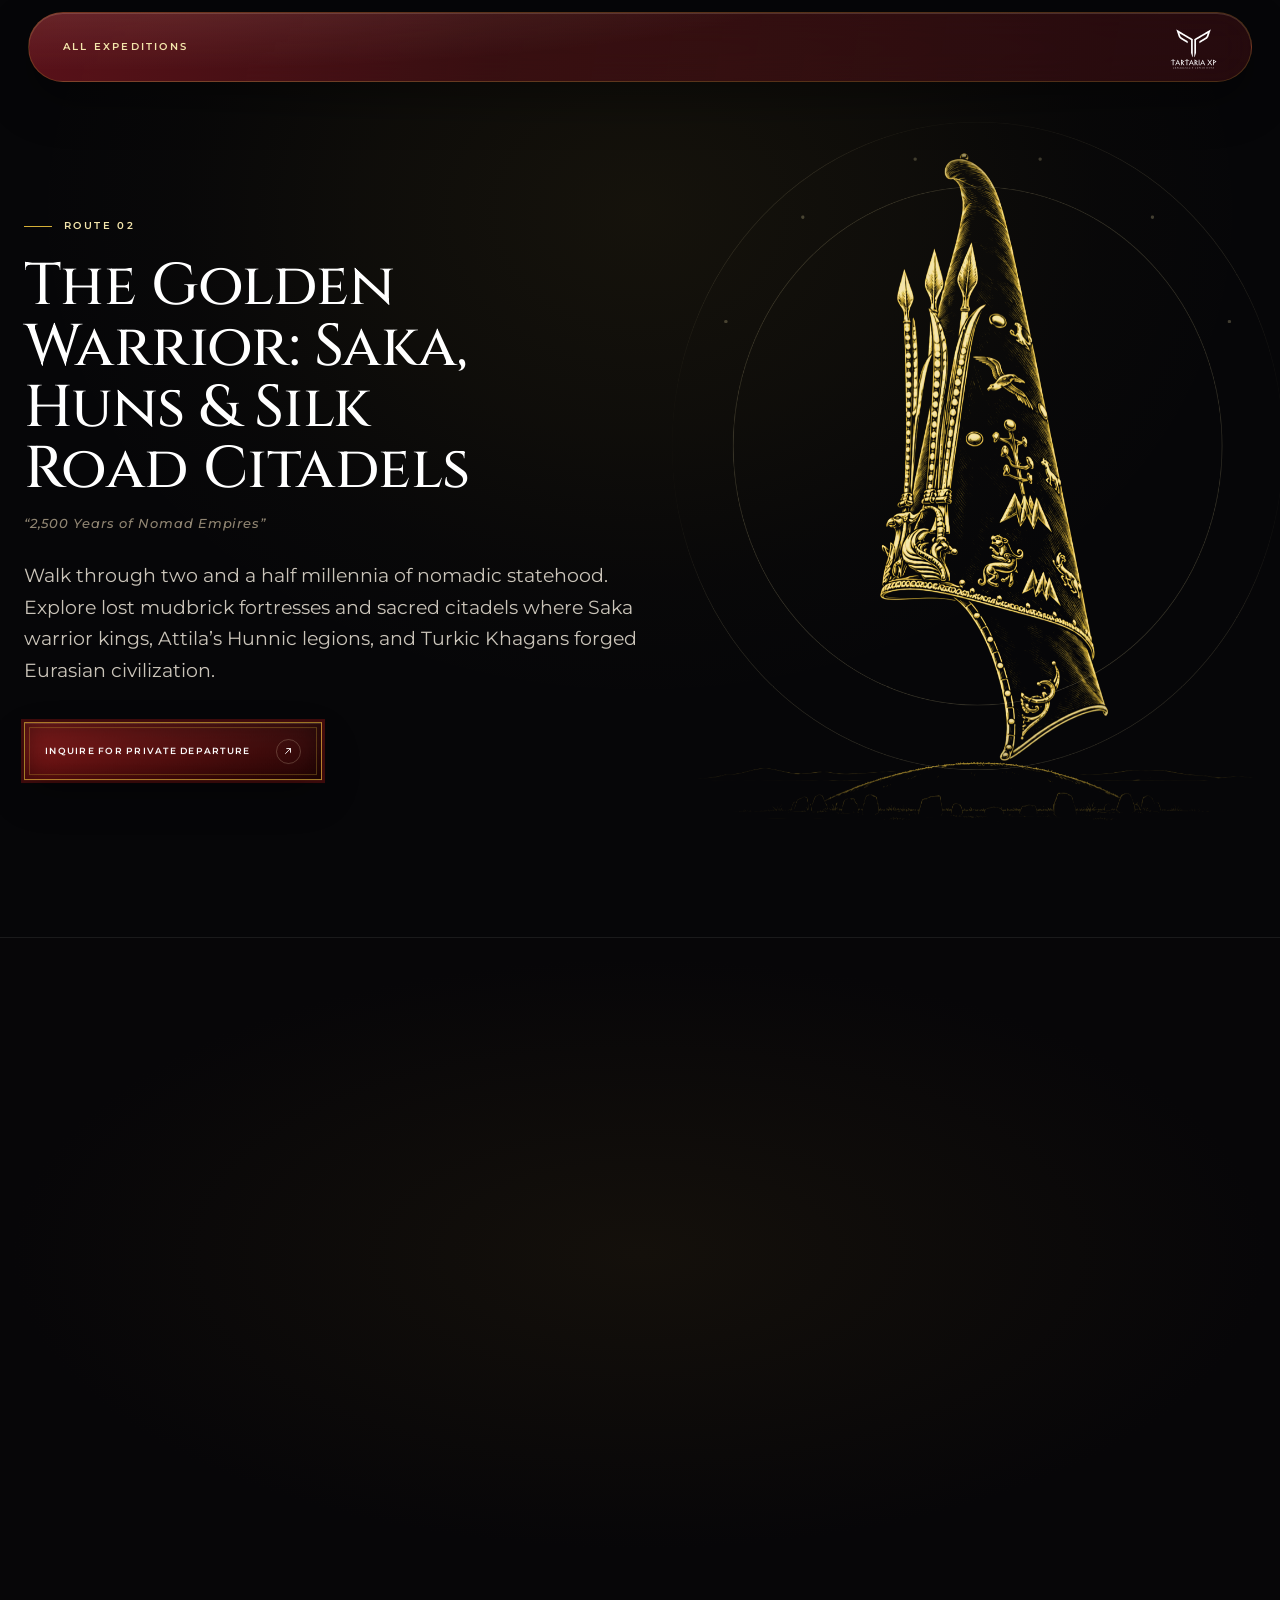
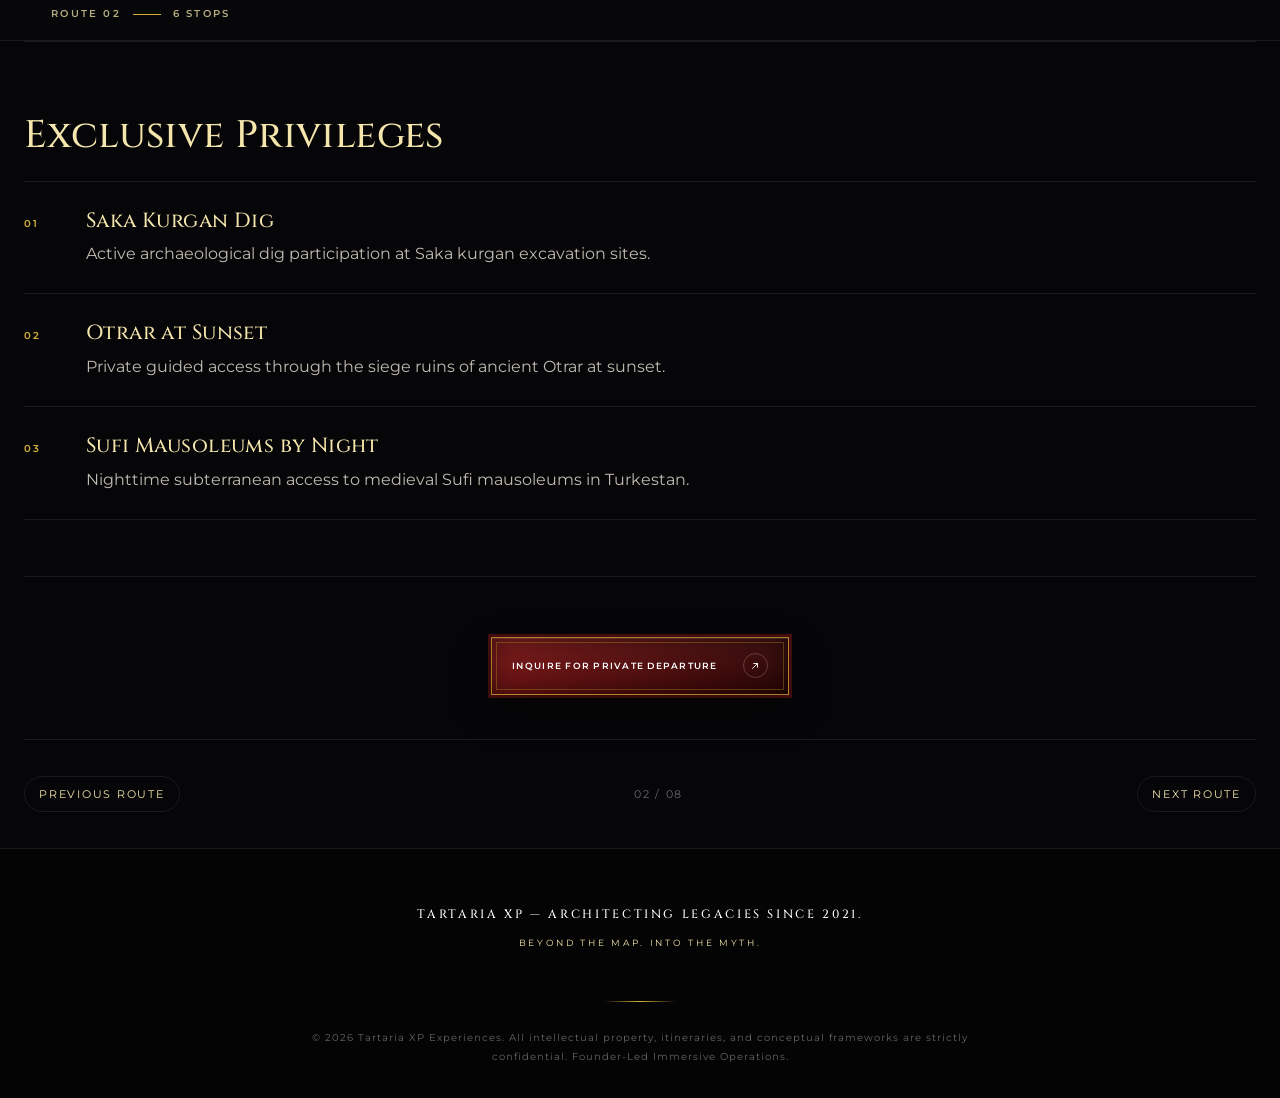
<file: thegoldenwarrior/index.html>
<!DOCTYPE html>
<html lang="en">
<head>
  <meta charset="UTF-8" />
  <meta name="viewport" content="width=device-width, initial-scale=1.0, viewport-fit=cover" />
  <meta name="theme-color" content="#060608" />
  <title>Expedition — Tartaria XP</title>
  <link rel="preconnect" href="https://fonts.googleapis.com" />
  <link rel="preconnect" href="https://fonts.gstatic.com" crossorigin />
  <link href="https://fonts.googleapis.com/css2?family=Cinzel:wght@400;500;600;700&family=Montserrat:wght@400;500;600;700&display=swap" rel="stylesheet" />
    <script>/* pre-hide animated blocks until the scripts have set their start states (prevents the show → hide → animate flash) */
  (function(){try{if(!matchMedia("(prefers-reduced-motion: reduce)").matches){var h=document.documentElement;h.classList.add("txp-prep");setTimeout(function(){h.classList.remove("txp-prep")},4500);}}catch(e){}})();</script>
  <link rel="stylesheet" href="/styles.css?v=20261013e" />
  <link rel="stylesheet" href="/routes.css?v=20261013e" />
  <link rel="stylesheet" href="/luxury.css?v=20261013e" />
  <link rel="stylesheet" href="/art.css?v=20261013e" />
  <link rel="stylesheet" href="/sacred-svg.css?v=20261013e" />
  <link rel="stylesheet" href="/motion.css?v=20261013e" />
  <link rel="stylesheet" href="/mobile.css?v=20261013e" />
</head>
<body class="rt-page">
<svg class="svg-sprite" width="0" height="0" aria-hidden="true" focusable="false">
    <defs>
      <g id="logoArt">
        <g class="lg-icon">
          <path class="lg-wing" fill-rule="evenodd" d="M206.9 82.1 L206.9 83.6 L207.6 85.1 L208.1 87.9 L212.1 99.9 L212.1 100.6 L214.4 107.1 L214.9 107.9 L215.9 111.4 L216.4 112.1 L217.6 115.9 L217.6 116.6 L220.9 125.9 L220.9 126.6 L221.4 127.4 L222.6 131.6 L224.6 136.4 L224.6 137.1 L225.9 140.4 L225.9 141.1 L227.1 144.4 L227.1 145.1 L228.1 147.6 L228.1 148.4 L228.6 149.1 L228.9 150.6 L230.6 154.6 L231.6 157.6 L231.6 158.4 L233.9 164.6 L234.1 166.1 L234.6 166.9 L237.4 175.6 L239.6 181.1 L239.6 181.9 L244.9 197.6 L244.9 198.4 L249.1 210.9 L249.6 211.6 L249.9 213.1 L251.9 219.1 L252.4 219.9 L254.1 225.6 L254.6 226.4 L256.4 231.9 L256.9 232.6 L258.1 237.6 L259.6 241.4 L263.9 254.1 L263.9 254.9 L264.9 257.1 L265.4 259.4 L265.9 260.1 L266.6 262.9 L267.9 265.4 L267.9 265.9 L271.1 272.6 L273.9 277.4 L273.9 277.9 L276.9 284.1 L286.4 298.6 L290.4 303.9 L298.1 312.9 L308.9 323.4 L312.9 326.6 L326.4 335.9 L333.6 339.9 L340.9 344.9 L348.1 348.9 L350.1 350.4 L356.1 353.9 L356.9 354.6 L363.4 358.1 L379.4 368.1 L384.9 370.9 L390.6 374.9 L396.6 378.1 L405.6 383.9 L416.6 390.1 L420.9 393.1 L425.1 395.4 L430.9 399.1 L434.9 401.1 L437.4 402.9 L445.1 407.1 L450.1 410.4 L454.4 413.6 L465.6 419.6 L471.6 423.9 L479.4 428.1 L485.6 432.4 L487.9 433.4 L496.6 438.6 L497.9 439.1 L503.9 443.4 L505.4 444.1 L506.4 444.1 L506.9 443.4 L506.9 438.4 L507.1 438.1 L506.9 392.6 L506.6 392.1 L503.6 389.9 L499.9 387.9 L497.1 385.9 L488.9 381.4 L475.6 372.9 L469.6 369.6 L461.4 364.4 L452.9 359.6 L448.4 356.4 L443.6 353.9 L427.9 344.1 L421.9 340.9 L415.9 336.9 L404.9 330.6 L400.1 327.1 L391.9 322.6 L385.9 318.9 L384.4 317.6 L372.4 310.6 L368.9 308.1 L360.4 303.6 L346.9 294.9 L344.9 293.1 L338.9 288.9 L329.9 279.9 L322.9 271.4 L317.1 262.1 L316.1 259.9 L312.4 253.4 L309.4 245.9 L309.1 244.6 L307.4 240.9 L306.1 237.1 L304.1 229.1 L301.1 222.1 L300.4 219.1 L298.1 212.9 L298.1 212.1 L297.6 211.4 L295.1 203.9 L294.9 202.4 L294.4 201.6 L292.1 195.1 L291.9 193.6 L291.1 192.1 L289.9 187.1 L289.9 185.4 L290.4 184.9 L291.1 184.9 L295.1 186.9 L303.4 191.9 L306.1 193.1 L320.1 201.1 L326.6 205.4 L336.6 210.4 L343.1 214.9 L346.9 216.6 L347.4 217.1 L347.9 217.1 L349.6 218.4 L355.9 221.6 L358.1 223.1 L366.9 227.6 L374.1 232.6 L380.9 236.1 L392.6 243.1 L393.1 243.1 L393.6 243.6 L397.6 245.6 L405.6 250.9 L413.1 254.9 L413.6 255.4 L417.9 257.4 L420.4 259.1 L424.6 261.4 L425.9 262.4 L431.9 265.9 L434.1 266.9 L439.1 270.1 L448.1 274.9 L455.6 279.9 L458.9 281.4 L467.4 286.6 L480.6 293.9 L486.9 298.1 L490.1 299.6 L502.6 307.1 L504.4 307.9 L523.1 319.4 L530.4 323.1 L536.4 327.4 L539.9 329.1 L546.6 333.4 L549.4 334.6 L556.1 338.6 L559.4 340.1 L567.6 345.6 L571.9 347.9 L582.9 354.6 L589.9 358.4 L593.1 360.6 L594.4 361.1 L595.4 362.4 L595.4 375.4 L595.6 375.6 L595.6 402.4 L595.4 402.6 L595.4 414.1 L595.6 414.4 L595.6 423.1 L595.4 423.4 L595.4 435.9 L595.6 436.1 L595.6 468.1 L595.4 468.4 L595.4 554.4 L595.6 554.6 L595.6 562.9 L595.4 563.1 L595.4 577.1 L595.6 577.4 L595.6 613.4 L595.4 613.6 L595.4 625.1 L595.6 625.4 L595.6 637.4 L595.4 637.6 L595.4 640.4 L595.6 640.6 L595.6 673.4 L595.4 673.6 L595.4 691.6 L595.6 691.9 L595.6 699.6 L596.4 702.6 L597.9 706.4 L599.9 712.4 L599.9 713.1 L603.9 724.6 L603.9 725.4 L604.9 727.6 L604.9 728.4 L606.1 731.6 L606.6 734.1 L611.6 747.6 L611.9 749.4 L614.9 758.4 L615.6 761.6 L618.4 769.9 L619.6 772.6 L622.9 782.6 L622.9 783.4 L625.1 789.9 L625.6 790.6 L630.1 804.6 L632.9 807.6 L636.1 810.4 L638.9 812.4 L640.4 812.6 L640.9 811.4 L640.9 805.6 L641.1 805.4 L641.1 788.1 L640.9 787.9 L640.9 776.9 L641.1 776.6 L641.1 775.4 L640.9 775.1 L640.9 695.4 L641.1 695.1 L640.9 694.1 L641.1 693.6 L641.1 687.6 L640.9 687.4 L640.9 544.9 L640.6 544.6 L640.6 539.6 L640.9 539.4 L640.9 337.4 L639.9 336.1 L630.1 330.6 L624.6 326.9 L617.4 323.1 L609.6 318.1 L602.9 314.6 L593.1 308.4 L584.4 303.9 L568.1 293.6 L555.1 286.6 L552.6 284.9 L544.6 280.4 L538.4 276.4 L534.9 274.6 L529.9 271.4 L519.9 265.9 L514.4 262.1 L509.6 259.4 L508.6 259.1 L508.1 258.6 L506.4 257.9 L495.9 251.1 L486.4 245.9 L482.6 243.4 L474.6 239.1 L470.1 236.1 L462.9 232.1 L455.6 227.4 L453.9 226.6 L443.4 220.6 L431.6 213.4 L421.9 208.1 L415.4 203.9 L406.1 198.6 L400.4 194.9 L395.9 192.6 L390.1 188.9 L384.9 186.1 L380.1 183.1 L378.4 182.4 L363.4 173.1 L356.9 169.6 L348.4 164.4 L343.1 161.6 L334.4 155.9 L325.4 151.1 L318.1 146.4 L312.9 143.6 L305.4 138.9 L300.9 136.6 L293.4 131.6 L289.6 129.9 L278.1 122.9 L276.4 122.1 L269.6 117.9 L268.4 117.4 L267.1 116.4 L259.6 112.4 L249.1 105.9 L246.6 104.6 L245.4 103.6 L242.9 102.4 L237.1 98.6 L229.9 94.9 L225.9 92.1 L218.4 87.9 L215.1 85.6 L211.6 83.9 L211.1 83.4 L209.4 82.9 L208.1 82.1Z"/>
          <path class="lg-wing" fill-rule="evenodd" d="M1115.1 81.9 L1114.4 81.9 L1107.9 85.4 L1106.6 86.4 L1101.6 89.4 L1099.9 90.1 L1093.6 94.1 L1091.9 94.9 L1087.6 97.6 L1082.4 100.4 L1078.4 103.1 L1068.4 108.6 L1061.9 112.9 L1052.1 118.1 L1048.4 120.6 L1042.4 123.9 L1037.9 126.9 L1034.4 128.6 L1033.1 129.6 L1030.6 130.9 L1029.4 131.9 L1028.1 132.4 L1019.4 137.9 L1015.4 139.9 L1007.9 144.6 L1001.4 148.1 L996.1 151.6 L986.6 156.9 L980.6 160.9 L974.9 163.9 L959.9 172.9 L955.4 175.1 L948.4 179.9 L937.9 185.9 L936.1 186.6 L931.6 189.6 L921.4 195.4 L915.6 199.1 L905.4 204.9 L901.4 207.6 L893.6 211.9 L879.6 220.4 L873.4 223.6 L868.4 227.1 L858.4 232.6 L849.6 238.1 L842.1 242.1 L830.4 249.4 L826.9 251.1 L820.9 255.4 L809.4 261.4 L805.4 264.1 L797.9 268.1 L788.9 273.9 L777.9 279.9 L770.1 284.9 L759.4 290.6 L749.9 296.6 L744.4 299.6 L739.6 302.9 L729.4 308.4 L724.9 311.4 L719.6 314.1 L718.4 315.1 L712.1 318.6 L708.4 321.1 L703.4 323.6 L699.1 326.4 L696.1 327.9 L689.9 332.1 L682.4 336.1 L681.4 337.1 L681.1 337.9 L681.1 405.1 L681.4 405.4 L681.4 430.6 L681.1 430.9 L681.1 465.6 L681.4 465.9 L681.4 481.6 L681.1 481.9 L681.1 548.4 L681.4 548.6 L681.4 560.9 L681.1 561.1 L681.1 590.9 L681.4 591.1 L681.4 619.6 L681.1 619.9 L681.1 634.6 L681.4 634.9 L681.4 642.1 L681.1 642.4 L681.1 650.1 L681.4 650.4 L681.4 667.4 L681.1 667.6 L681.1 733.6 L681.4 733.9 L681.4 736.4 L681.1 736.6 L681.1 804.1 L681.4 804.4 L681.4 811.1 L681.6 811.4 L681.4 812.1 L681.9 813.1 L683.1 812.9 L686.1 810.1 L690.4 806.9 L692.4 804.9 L694.4 798.4 L694.4 797.6 L695.1 795.9 L695.4 794.1 L697.9 786.9 L697.9 786.1 L700.6 778.1 L701.1 777.4 L702.4 772.9 L703.6 770.1 L704.9 765.6 L705.6 764.1 L705.6 763.4 L707.1 759.4 L707.1 758.6 L708.4 755.4 L708.4 754.6 L709.6 751.6 L709.6 750.9 L712.4 742.9 L712.4 742.1 L712.9 741.4 L713.4 739.1 L718.6 723.4 L719.1 722.6 L720.6 717.4 L721.4 715.9 L721.4 715.1 L725.6 702.9 L725.9 701.1 L726.6 699.1 L726.6 657.9 L726.4 657.6 L726.4 653.4 L726.6 653.1 L726.6 638.4 L726.4 638.1 L726.4 618.6 L726.6 618.4 L726.6 589.6 L726.4 589.4 L726.4 573.9 L726.6 573.6 L726.6 527.4 L726.4 527.1 L726.4 519.1 L726.6 518.9 L726.6 407.1 L726.4 406.9 L726.4 401.9 L726.6 401.6 L726.6 364.6 L726.9 364.4 L726.9 362.4 L728.1 361.1 L732.1 358.9 L736.1 356.1 L749.4 348.6 L758.4 342.9 L773.1 334.6 L774.4 333.6 L776.1 332.9 L778.6 331.1 L787.1 326.4 L791.9 323.1 L800.1 318.9 L808.4 313.6 L819.9 307.1 L823.1 304.9 L836.4 297.6 L842.9 293.1 L852.6 288.1 L859.4 283.9 L862.9 282.1 L873.4 275.4 L885.1 269.4 L904.4 257.4 L909.6 254.9 L910.1 254.4 L916.9 250.9 L917.6 250.1 L922.9 246.9 L924.1 246.4 L925.9 245.1 L926.4 245.1 L927.6 244.1 L928.6 243.9 L938.9 237.6 L944.6 234.6 L954.1 228.6 L957.6 226.9 L959.9 225.4 L965.1 222.9 L969.6 219.9 L976.9 215.9 L986.1 210.1 L988.9 208.9 L995.1 205.1 L997.4 204.1 L1003.6 200.1 L1015.9 193.1 L1019.9 191.1 L1026.6 186.9 L1030.1 185.1 L1032.1 184.9 L1032.4 185.1 L1032.4 186.9 L1031.9 188.1 L1031.6 190.1 L1030.1 193.9 L1029.9 195.4 L1029.1 196.9 L1028.9 198.4 L1026.9 203.4 L1025.6 207.6 L1025.1 208.4 L1024.9 209.9 L1024.1 211.4 L1023.9 212.9 L1022.9 215.4 L1022.9 216.1 L1022.1 217.6 L1020.4 223.6 L1019.1 226.4 L1016.9 233.1 L1016.9 233.9 L1015.9 236.4 L1015.1 239.4 L1013.1 243.9 L1012.9 245.1 L1011.9 247.1 L1011.6 248.4 L1009.6 253.4 L1007.6 257.4 L1003.1 264.6 L1002.4 266.4 L998.1 272.6 L991.1 281.1 L984.4 287.9 L975.6 294.9 L969.1 298.6 L963.9 302.4 L962.6 302.9 L957.6 306.1 L954.1 307.9 L948.6 311.9 L946.4 312.9 L942.1 315.6 L940.9 316.1 L932.6 321.4 L921.6 327.6 L917.4 330.6 L914.9 331.9 L909.4 335.4 L907.6 336.1 L893.6 344.9 L888.9 347.4 L882.4 351.9 L873.9 356.4 L867.4 360.9 L861.4 364.1 L852.4 369.9 L848.4 371.9 L842.4 375.9 L841.1 376.4 L839.1 377.9 L834.9 380.1 L831.1 382.6 L824.6 386.1 L823.4 387.1 L817.6 390.4 L815.1 392.4 L815.1 394.1 L814.9 394.4 L814.9 414.6 L815.1 414.9 L814.9 415.4 L814.9 443.1 L815.4 444.1 L816.6 444.1 L818.6 443.1 L826.4 437.9 L837.1 431.9 L839.9 429.9 L844.4 427.4 L852.1 422.4 L860.4 417.9 L862.4 416.4 L863.6 415.9 L870.1 411.9 L870.9 411.1 L875.6 408.1 L883.6 403.6 L890.4 399.4 L896.9 395.9 L906.9 389.4 L908.1 388.9 L913.1 385.6 L914.9 384.9 L919.1 382.1 L921.6 380.9 L927.6 376.9 L934.6 372.9 L937.4 370.9 L944.6 367.1 L955.4 360.1 L964.6 354.9 L976.6 347.4 L982.1 344.4 L985.6 341.9 L995.9 335.9 L1002.1 331.6 L1012.1 323.9 L1017.9 318.9 L1023.9 312.9 L1029.4 306.6 L1037.4 295.9 L1041.1 289.9 L1044.1 285.9 L1045.1 283.6 L1046.9 280.9 L1046.9 280.4 L1048.9 276.6 L1048.9 276.1 L1050.9 272.4 L1050.9 271.9 L1053.1 267.6 L1053.1 267.1 L1055.1 263.1 L1056.4 259.4 L1056.9 258.6 L1059.4 250.6 L1060.1 249.1 L1060.4 247.6 L1061.1 246.1 L1061.4 244.6 L1061.9 243.9 L1062.1 242.4 L1062.6 241.6 L1064.1 237.1 L1064.1 236.4 L1066.9 228.4 L1067.1 226.9 L1068.1 224.6 L1068.1 223.9 L1069.1 221.6 L1069.1 220.9 L1069.6 220.1 L1071.1 215.1 L1072.9 210.9 L1073.1 209.4 L1074.1 207.4 L1075.1 204.4 L1075.1 203.6 L1076.1 201.6 L1076.1 200.9 L1078.1 195.4 L1078.1 194.6 L1080.1 189.1 L1080.1 188.4 L1080.9 186.9 L1081.1 185.4 L1081.9 183.9 L1083.1 180.1 L1083.1 179.4 L1083.9 177.9 L1084.4 175.6 L1084.9 174.9 L1085.1 173.4 L1085.9 171.9 L1086.1 170.4 L1088.4 164.4 L1088.4 163.6 L1091.1 157.1 L1091.4 155.6 L1092.4 153.1 L1092.6 151.4 L1094.4 146.6 L1094.4 145.9 L1095.1 144.4 L1095.1 143.6 L1096.4 140.4 L1096.4 139.6 L1096.9 138.9 L1098.1 134.9 L1098.9 133.6 L1100.9 127.1 L1100.9 126.4 L1105.4 113.1 L1106.4 111.1 L1107.1 108.1 L1110.4 98.6 L1110.4 97.9 L1111.9 93.4 L1112.4 92.6 L1112.6 91.1 L1113.4 89.6 L1114.1 86.1 L1115.4 83.1 L1115.4 82.1Z"/>
        </g>
        <g class="lg-word">
          <path fill-rule="evenodd" d="M133.4 876.9 L129.4 876.9 L129.1 876.6 L128.1 876.6 L127.9 876.9 L111.9 876.9 L110.9 877.1 L108.1 878.9 L105.4 881.1 L92.9 889.1 L89.1 892.1 L82.4 896.6 L78.9 899.4 L72.9 903.1 L69.1 906.1 L65.9 908.1 L60.4 912.4 L54.4 916.4 L53.4 917.6 L53.6 918.9 L54.6 919.6 L59.6 918.1 L62.1 916.9 L63.4 916.6 L65.4 915.6 L71.1 913.6 L76.6 911.1 L77.9 910.9 L81.9 908.9 L90.1 905.6 L94.6 903.4 L103.4 900.1 L108.9 897.4 L110.9 896.9 L111.6 897.6 L111.6 898.9 L111.9 899.1 L111.9 972.9 L111.6 973.1 L111.9 994.6 L111.6 994.9 L111.6 1024.6 L111.9 1025.6 L112.4 1026.1 L113.4 1026.4 L129.4 1026.4 L129.6 1026.1 L131.6 1025.9 L132.1 1024.9 L132.1 989.9 L132.4 989.6 L132.4 980.1 L132.1 979.9 L132.4 939.9 L132.1 939.6 L132.1 934.1 L132.4 933.9 L132.4 899.1 L132.6 898.9 L132.6 897.1 L133.1 896.6 L134.9 896.9 L140.9 899.6 L148.9 902.4 L157.4 906.1 L159.1 906.6 L164.6 909.4 L168.4 910.9 L171.1 911.6 L177.4 914.4 L179.9 915.1 L181.9 916.1 L185.4 917.1 L186.1 917.6 L190.9 918.9 L191.9 918.6 L192.4 918.1 L192.1 916.9 L190.1 915.1 L179.6 908.1 L174.9 904.4 L168.1 900.4 L161.4 895.4 L154.1 890.6 L151.4 888.4 L147.9 886.1 L146.6 885.6 L135.9 878.1Z"/>
          <path fill-rule="evenodd" d="M245.6 879.6 L245.1 879.6 L244.4 880.6 L242.9 883.6 L242.9 884.1 L241.1 887.1 L241.1 887.6 L237.9 893.9 L237.9 894.4 L231.6 907.1 L231.6 907.6 L227.6 915.9 L227.6 916.4 L225.6 919.9 L225.6 920.4 L223.6 924.1 L222.9 926.4 L219.1 933.9 L218.1 936.9 L214.6 944.1 L214.6 944.6 L210.6 952.1 L207.6 959.9 L202.9 969.1 L202.9 969.6 L201.1 973.1 L199.6 977.1 L195.4 984.6 L192.9 991.1 L188.6 999.4 L188.6 999.9 L187.9 1001.1 L186.4 1005.1 L184.9 1007.9 L184.9 1008.4 L184.4 1008.9 L184.4 1009.4 L183.1 1011.9 L181.6 1014.1 L179.9 1017.6 L176.9 1025.1 L177.4 1026.1 L178.1 1026.4 L181.1 1026.4 L181.4 1026.6 L192.1 1026.6 L192.4 1026.4 L194.1 1026.4 L195.4 1025.9 L196.1 1024.9 L198.1 1020.6 L198.1 1020.1 L204.1 1008.6 L204.1 1008.1 L206.1 1004.4 L207.9 999.9 L210.1 995.4 L211.4 994.4 L217.6 990.9 L218.4 990.1 L223.4 987.4 L228.1 984.1 L232.9 981.6 L234.6 980.4 L244.6 975.4 L246.1 975.6 L246.6 976.1 L251.4 978.4 L253.6 979.9 L260.4 983.4 L271.9 990.9 L277.1 993.9 L278.9 995.4 L281.1 1000.1 L281.9 1002.4 L284.6 1007.9 L284.6 1008.4 L285.9 1010.6 L285.9 1011.1 L287.1 1013.4 L287.1 1013.9 L289.1 1017.6 L290.9 1022.1 L292.6 1025.6 L293.1 1026.1 L293.9 1026.4 L306.6 1026.4 L306.9 1026.1 L310.6 1026.1 L311.6 1025.6 L311.6 1024.4 L305.1 1010.6 L305.1 1010.1 L302.4 1004.4 L302.4 1003.9 L296.9 992.9 L296.9 992.4 L295.9 990.6 L295.9 990.1 L293.1 984.4 L293.1 983.9 L290.4 978.9 L287.1 970.6 L285.9 968.4 L285.9 967.9 L285.4 967.4 L285.4 966.9 L282.1 960.4 L282.1 959.9 L278.9 953.1 L278.9 952.6 L275.6 946.1 L271.9 936.1 L267.9 928.6 L264.9 921.1 L259.1 909.1 L255.1 899.1 L253.9 896.9 L253.6 895.9 L253.1 895.4 L252.1 892.6 L247.9 884.1 L247.9 883.6ZM245.1 921.1 L246.6 923.1 L246.9 924.1 L251.1 932.4 L251.1 932.9 L252.9 936.1 L254.1 939.4 L254.6 939.9 L254.6 940.4 L255.9 942.6 L260.1 953.4 L267.6 969.1 L268.1 971.1 L268.6 971.9 L269.1 974.9 L268.1 975.1 L264.1 973.1 L258.9 969.9 L256.6 968.1 L250.4 964.9 L247.6 963.1 L245.6 962.1 L243.9 962.1 L243.4 962.6 L240.9 963.6 L240.4 964.1 L233.1 967.9 L223.9 973.9 L221.1 975.1 L220.1 975.1 L219.9 974.9 L219.9 973.9 L221.1 970.1 L223.6 965.4 L223.6 964.9 L228.6 954.4 L229.6 951.6 L232.9 945.4 L232.9 944.9 L234.1 942.6 L235.9 938.1 L240.1 930.1 L240.1 929.6 L242.1 925.9 L242.4 924.9 L242.9 924.4 L243.6 922.6Z"/>
          <path fill-rule="evenodd" d="M331.6 877.4 L330.9 878.6 L330.9 969.4 L330.6 969.6 L330.9 970.6 L330.9 997.1 L330.6 997.4 L330.6 1023.1 L330.9 1023.4 L330.9 1025.4 L331.6 1026.1 L332.6 1026.1 L332.9 1026.4 L343.4 1026.4 L343.6 1026.1 L348.1 1026.1 L349.4 1024.9 L349.4 996.6 L349.1 996.4 L349.4 977.9 L349.9 976.4 L350.6 975.6 L354.1 973.1 L355.1 972.9 L356.9 974.4 L359.9 978.4 L362.6 981.1 L368.6 988.6 L370.9 991.9 L374.9 996.6 L376.1 998.6 L380.6 1004.4 L386.1 1010.9 L391.9 1018.6 L394.6 1021.6 L397.9 1025.9 L399.1 1026.4 L418.4 1026.4 L418.6 1026.1 L419.9 1026.1 L420.4 1025.6 L420.4 1024.9 L418.1 1021.4 L409.1 1010.9 L407.4 1008.4 L405.1 1005.9 L400.9 999.9 L395.6 993.9 L392.4 989.4 L378.9 972.9 L375.6 968.4 L371.9 964.4 L370.1 961.4 L370.1 960.6 L372.1 958.1 L381.1 950.9 L384.1 948.9 L403.4 932.9 L408.4 929.1 L410.1 927.4 L410.4 926.9 L410.1 926.4 L407.4 923.9 L402.1 919.9 L397.1 916.6 L394.1 915.1 L380.6 905.4 L372.6 900.6 L367.6 896.9 L356.4 890.1 L351.9 886.6 L343.6 882.1 L339.9 879.4 L335.4 877.1 L332.4 877.1ZM350.4 905.4 L350.9 905.4 L353.9 906.9 L365.4 914.4 L370.4 917.1 L373.6 919.6 L381.4 924.6 L384.6 927.4 L384.6 928.1 L382.1 930.4 L374.1 936.1 L368.4 941.1 L364.4 943.9 L361.9 946.1 L351.1 953.9 L350.4 953.9 L349.9 953.4 L349.6 952.6 L349.6 950.1 L349.4 949.9 L349.4 910.4 L349.6 910.1 L349.6 907.1Z"/>
          <path fill-rule="evenodd" d="M476.1 876.6 L473.9 877.6 L471.6 879.1 L466.1 883.4 L459.9 887.1 L447.6 896.1 L443.1 898.9 L442.4 899.6 L435.9 903.9 L434.1 905.4 L429.4 908.4 L426.6 910.6 L420.1 915.1 L418.1 917.1 L418.1 918.1 L418.4 918.6 L419.6 918.9 L423.9 917.6 L426.6 916.4 L432.1 914.6 L440.1 910.9 L441.4 910.6 L442.6 909.9 L443.9 909.6 L448.9 907.6 L455.1 904.6 L462.6 901.9 L466.6 899.9 L470.9 898.4 L473.4 897.1 L474.9 896.6 L475.6 896.6 L476.1 897.1 L476.4 900.1 L476.6 900.4 L476.6 1024.1 L476.9 1024.4 L476.9 1025.4 L477.9 1026.1 L480.4 1026.1 L480.6 1026.4 L493.9 1026.4 L494.1 1026.1 L495.9 1026.1 L496.4 1025.9 L496.9 1024.6 L496.9 1003.4 L497.1 1003.1 L497.1 994.9 L496.9 994.6 L496.9 958.1 L497.1 957.9 L496.9 910.1 L497.1 909.9 L497.1 898.6 L497.4 898.4 L497.4 897.4 L497.9 896.9 L498.6 896.9 L502.6 898.1 L503.4 898.6 L513.1 902.1 L520.6 905.9 L526.1 907.6 L527.9 908.6 L529.9 909.1 L534.6 911.4 L535.9 911.6 L537.9 912.6 L539.1 912.9 L539.9 913.4 L541.1 913.6 L543.1 914.6 L549.9 916.9 L553.4 918.4 L556.6 918.6 L557.1 918.1 L557.1 917.1 L550.9 912.1 L547.4 909.9 L539.4 903.9 L526.6 895.6 L521.9 892.1 L517.1 889.1 L513.6 886.4 L506.6 882.4 L499.4 877.4 L497.1 876.6Z"/>
          <path fill-rule="evenodd" d="M604.9 879.6 L604.1 879.6 L603.6 880.1 L599.4 887.9 L595.4 898.1 L592.4 903.9 L592.4 904.4 L591.1 906.6 L591.1 907.1 L590.1 908.9 L588.1 913.9 L581.1 927.9 L580.1 930.6 L573.9 943.6 L572.1 948.1 L569.1 953.9 L569.1 954.4 L566.9 958.6 L565.1 963.1 L561.9 969.4 L561.9 969.9 L558.4 976.9 L558.4 977.4 L556.1 981.9 L556.1 982.4 L553.9 986.6 L553.9 987.1 L552.9 988.9 L552.9 989.4 L551.9 991.1 L549.9 996.1 L540.1 1015.9 L538.9 1019.1 L537.9 1020.6 L537.9 1021.1 L536.1 1024.6 L536.1 1025.6 L536.6 1026.1 L538.1 1026.1 L538.4 1026.4 L553.6 1026.4 L554.9 1025.9 L562.1 1011.1 L564.1 1006.1 L567.4 999.9 L567.4 999.4 L568.9 996.6 L569.1 995.6 L570.4 994.4 L576.4 991.1 L585.1 985.4 L595.6 979.9 L599.4 977.4 L603.1 975.4 L604.1 975.4 L609.9 978.9 L617.6 982.9 L625.9 987.9 L631.1 991.6 L635.9 994.1 L637.4 995.6 L639.9 1000.9 L639.9 1001.4 L642.9 1007.1 L644.9 1012.1 L646.9 1015.9 L649.4 1022.6 L651.4 1026.1 L652.1 1026.4 L668.1 1026.4 L668.4 1026.1 L669.6 1026.1 L670.1 1025.6 L670.1 1024.4 L669.1 1022.6 L667.9 1019.1 L663.1 1010.1 L659.1 999.9 L655.1 992.1 L655.1 991.6 L654.1 989.9 L654.1 989.4 L650.9 982.4 L650.9 981.9 L649.6 979.6 L648.9 977.4 L645.9 971.6 L645.6 970.4 L641.1 960.9 L637.9 952.6 L631.9 940.1 L629.9 934.6 L628.9 932.9 L628.6 931.6 L626.9 928.1 L626.1 925.9 L623.6 921.1 L621.4 915.4 L613.4 898.4 L612.6 895.9 L610.6 890.9 L608.6 886.9 L608.6 886.4 L607.1 883.4 L606.1 882.1 L605.4 880.1ZM603.6 920.6 L604.1 920.6 L604.6 921.1 L605.6 922.9 L605.6 923.4 L608.4 928.9 L608.4 929.4 L611.4 935.1 L612.6 938.9 L615.4 944.6 L615.4 945.1 L618.9 951.9 L621.6 959.1 L626.9 969.9 L628.4 974.4 L628.4 975.4 L628.1 975.6 L627.1 975.6 L623.6 973.9 L617.6 969.9 L612.4 966.9 L608.9 964.4 L604.1 962.1 L602.4 962.4 L598.9 964.1 L588.4 970.6 L581.1 974.6 L579.9 974.9 L579.4 974.4 L579.4 973.1 L580.6 969.4 L585.9 958.4 L588.6 951.4 L594.1 940.9 L597.1 933.1 L599.9 927.9 L601.6 923.4 L602.6 921.6Z"/>
          <path fill-rule="evenodd" d="M689.6 877.6 L689.4 879.6 L689.1 879.9 L689.1 961.6 L688.9 961.9 L688.9 971.6 L689.1 971.9 L688.9 999.9 L689.1 1000.1 L689.1 1023.9 L689.4 1024.1 L689.4 1025.6 L690.4 1026.4 L692.4 1026.4 L692.6 1026.6 L706.6 1026.6 L707.9 1025.9 L707.9 1024.4 L708.1 1024.1 L708.1 1016.9 L707.9 1016.6 L707.9 1003.4 L708.1 1003.1 L708.1 999.4 L707.9 999.1 L707.9 986.4 L708.1 986.1 L708.1 977.4 L708.4 976.6 L711.6 973.9 L712.9 973.1 L713.9 973.1 L714.9 973.9 L723.4 983.6 L729.1 991.4 L737.4 1000.9 L744.1 1010.1 L750.6 1017.6 L752.1 1019.9 L757.1 1025.9 L758.1 1026.4 L762.1 1026.4 L762.4 1026.6 L770.9 1026.6 L771.1 1026.4 L778.6 1026.4 L779.4 1026.1 L779.9 1025.6 L779.9 1025.1 L779.1 1023.9 L775.6 1019.9 L771.9 1014.6 L764.9 1006.4 L759.9 999.6 L755.1 994.4 L751.4 989.4 L742.4 978.6 L738.1 972.9 L730.6 964.1 L728.6 961.1 L728.6 960.4 L735.6 954.1 L742.9 948.4 L745.4 946.9 L751.4 942.4 L759.9 934.9 L768.9 927.9 L769.1 926.4 L766.4 923.9 L759.9 919.1 L757.1 917.6 L753.4 914.9 L745.1 909.9 L736.9 903.9 L731.4 900.9 L719.6 892.9 L714.4 889.9 L703.4 882.1 L694.9 877.4 L690.1 877.4ZM709.4 905.4 L712.9 907.1 L724.1 914.6 L733.6 920.1 L740.6 924.9 L742.9 927.1 L742.6 928.6 L739.9 931.4 L728.6 939.6 L719.1 947.1 L709.6 953.9 L708.6 952.9 L708.4 949.1 L708.1 948.9 L708.1 908.9 L708.4 908.6 L708.6 906.1Z"/>
          <path fill-rule="evenodd" d="M799.1 878.9 L798.1 879.6 L798.1 880.9 L797.9 881.1 L797.9 1025.1 L798.1 1025.9 L799.1 1026.4 L815.6 1026.4 L816.6 1025.6 L816.6 955.9 L816.9 955.6 L816.9 939.9 L816.6 939.6 L816.6 890.1 L816.9 889.9 L816.9 884.4 L816.6 884.1 L816.6 880.9 L816.1 879.4 L815.4 878.9 L810.4 878.9 L810.1 878.6Z"/>
          <path fill-rule="evenodd" d="M902.6 879.9 L902.1 880.1 L898.1 888.1 L898.1 888.6 L897.1 890.4 L894.9 896.1 L889.6 905.9 L889.6 906.4 L888.4 908.6 L884.9 917.4 L881.9 923.1 L881.9 923.6 L880.6 925.9 L878.6 930.9 L877.9 931.9 L877.6 932.9 L877.1 933.4 L873.6 940.4 L870.6 947.9 L867.9 953.1 L867.9 953.6 L866.9 955.4 L863.9 962.9 L863.1 963.9 L859.6 970.9 L859.6 971.4 L857.1 976.4 L855.6 980.4 L851.4 989.1 L850.6 991.4 L846.6 999.1 L845.4 1002.4 L838.6 1016.4 L838.6 1016.9 L835.4 1023.6 L835.4 1024.1 L834.6 1025.1 L834.6 1025.9 L835.4 1026.4 L839.1 1026.6 L839.4 1026.9 L848.4 1026.9 L848.6 1027.1 L850.9 1027.1 L851.1 1026.9 L852.9 1026.9 L853.4 1026.6 L854.1 1025.6 L855.1 1022.6 L860.9 1010.6 L863.4 1004.4 L867.6 996.1 L870.1 994.1 L883.9 986.1 L888.1 983.1 L898.1 977.9 L898.6 977.4 L902.1 975.9 L905.6 977.4 L907.9 978.9 L914.4 982.1 L915.6 983.1 L917.6 984.1 L923.1 988.1 L931.6 992.9 L935.9 996.1 L938.1 1000.1 L940.9 1007.1 L942.6 1010.4 L943.1 1012.1 L945.1 1015.9 L945.1 1016.4 L949.9 1026.4 L951.6 1026.9 L966.9 1026.9 L967.1 1026.6 L968.1 1026.6 L968.6 1026.1 L968.6 1025.1 L966.1 1018.9 L961.4 1009.6 L960.6 1007.4 L956.1 998.1 L956.1 997.6 L953.4 991.9 L953.4 991.4 L951.4 987.6 L948.9 981.1 L945.9 975.4 L945.9 974.9 L943.1 969.1 L943.1 968.6 L938.1 958.4 L938.1 957.9 L934.1 949.4 L931.1 941.9 L929.9 939.6 L927.9 934.6 L927.4 934.1 L927.1 933.1 L925.1 929.4 L922.1 921.9 L918.9 915.1 L916.9 909.6 L914.1 903.9 L914.1 903.4 L910.9 897.4 L910.9 896.9 L908.9 892.9 L908.6 891.6 L906.9 887.9 L906.9 887.4 L905.6 885.1 L905.6 884.6 L904.1 882.1 L903.6 880.6ZM902.6 921.9 L903.6 923.1 L904.9 925.6 L905.9 928.9 L909.1 935.1 L909.6 935.6 L912.6 943.1 L916.9 951.9 L919.1 957.9 L920.6 960.6 L921.1 962.4 L924.9 969.6 L926.6 975.1 L926.1 975.9 L925.4 975.9 L907.6 965.1 L903.1 962.9 L901.6 962.6 L898.1 964.1 L896.1 965.6 L890.1 968.9 L882.6 973.9 L877.6 976.4 L877.1 976.4 L876.9 976.1 L876.9 975.1 L878.9 969.6 L883.6 960.4 L883.6 959.9 L885.9 955.4 L887.9 950.1 L892.1 941.9 L892.1 941.4 L894.6 936.4 L894.6 935.9 L898.1 929.4 L898.1 928.9 L900.1 925.1 L900.1 924.6 L901.1 922.9 L902.1 921.9Z"/>
          <path fill-rule="evenodd" d="M1024.6 879.4 L1024.4 880.1 L1024.9 881.1 L1030.4 887.9 L1035.9 896.6 L1042.4 904.6 L1050.1 915.9 L1052.6 918.9 L1059.1 928.1 L1062.9 932.9 L1066.4 938.4 L1070.9 944.1 L1076.6 952.6 L1075.9 954.1 L1067.4 966.1 L1066.4 967.1 L1057.6 979.1 L1051.4 986.9 L1046.6 994.4 L1041.9 1000.1 L1032.6 1013.9 L1023.9 1025.4 L1024.1 1026.6 L1024.9 1026.9 L1032.1 1026.9 L1032.4 1027.1 L1042.4 1027.1 L1042.6 1026.9 L1045.6 1026.9 L1046.1 1026.6 L1049.1 1021.9 L1050.6 1020.1 L1054.1 1014.9 L1057.9 1010.4 L1061.9 1004.9 L1065.6 998.9 L1068.9 994.9 L1073.1 988.4 L1077.9 982.4 L1085.4 971.9 L1088.6 968.6 L1089.6 969.4 L1093.4 974.9 L1099.6 982.9 L1107.4 993.9 L1111.6 999.1 L1115.4 1005.1 L1123.6 1015.9 L1128.4 1022.9 L1131.4 1026.6 L1131.9 1026.9 L1151.9 1026.9 L1152.9 1026.6 L1153.4 1026.1 L1153.4 1025.1 L1152.4 1024.1 L1146.4 1015.4 L1143.1 1011.6 L1136.1 1001.4 L1131.1 995.1 L1126.4 987.6 L1123.6 983.9 L1121.4 981.4 L1117.9 976.1 L1114.6 972.1 L1109.9 964.9 L1102.4 955.1 L1100.9 952.4 L1103.4 948.6 L1108.1 942.6 L1113.6 933.9 L1117.1 929.9 L1121.4 923.6 L1123.9 920.6 L1136.1 903.4 L1142.4 895.6 L1151.4 882.4 L1153.1 880.4 L1153.1 879.6 L1152.1 879.1 L1148.1 879.1 L1147.9 878.9 L1134.4 878.9 L1134.1 879.1 L1132.1 879.1 L1131.6 879.4 L1129.1 882.4 L1127.6 884.9 L1125.1 887.9 L1118.6 897.1 L1114.4 902.4 L1109.1 910.1 L1100.1 921.4 L1093.6 931.1 L1090.4 934.9 L1088.9 935.9 L1085.9 933.1 L1080.1 925.1 L1077.9 921.4 L1068.1 908.9 L1064.4 903.1 L1060.4 898.4 L1053.9 888.9 L1046.6 879.6 L1045.1 878.9 L1027.1 878.9 L1026.9 879.1 L1025.1 879.1Z"/>
          <path fill-rule="evenodd" d="M1175.4 879.1 L1174.6 880.1 L1174.6 925.4 L1174.4 925.6 L1174.6 1025.9 L1175.6 1026.9 L1191.1 1027.1 L1191.4 1026.9 L1192.4 1026.9 L1193.1 1026.1 L1193.4 980.6 L1194.1 978.9 L1197.6 976.1 L1204.1 971.9 L1210.6 966.6 L1222.6 959.1 L1227.1 955.4 L1231.6 952.1 L1240.6 946.4 L1250.9 938.9 L1261.1 931.9 L1263.6 929.9 L1263.6 928.9 L1254.1 922.1 L1241.6 914.6 L1230.9 907.6 L1228.4 906.4 L1223.1 902.6 L1216.6 899.4 L1205.9 892.4 L1196.6 886.9 L1193.9 885.6 L1192.1 884.4 L1189.1 882.9 L1186.1 880.9 L1182.4 879.1ZM1194.4 904.9 L1196.1 905.1 L1201.9 908.1 L1207.4 911.4 L1211.4 914.1 L1219.6 918.4 L1231.1 926.1 L1232.4 926.6 L1235.4 928.6 L1236.1 929.6 L1234.1 931.9 L1228.4 935.6 L1222.9 939.9 L1216.9 943.6 L1215.9 944.6 L1212.6 946.6 L1208.1 950.1 L1206.6 950.9 L1199.4 956.1 L1194.9 958.9 L1193.9 957.9 L1193.6 948.9 L1193.4 948.6 L1193.6 908.9 L1193.9 908.6 L1193.9 905.6Z"/>
        </g>
        <g class="lg-tag">
          <path fill-rule="evenodd" d="M125.6 1076.4 L125.4 1077.4 L127.1 1078.4 L128.1 1079.4 L128.4 1080.1 L128.4 1104.6 L128.1 1104.9 L127.9 1107.1 L126.9 1108.1 L125.4 1108.6 L124.9 1109.1 L125.1 1109.9 L125.9 1110.1 L126.9 1109.9 L137.1 1109.9 L137.4 1110.1 L140.4 1110.1 L140.6 1109.9 L149.6 1109.9 L150.1 1109.6 L150.9 1108.1 L151.4 1104.6 L151.6 1104.4 L151.6 1102.9 L150.9 1102.1 L150.1 1102.4 L148.9 1105.1 L147.1 1106.6 L145.6 1107.4 L142.4 1107.6 L142.1 1107.9 L137.4 1107.9 L136.1 1107.4 L134.9 1106.1 L134.9 1103.6 L134.6 1103.4 L134.6 1095.1 L134.9 1094.4 L135.6 1093.6 L142.9 1093.6 L144.4 1094.9 L145.1 1096.6 L145.9 1097.4 L146.9 1097.1 L146.4 1088.6 L145.9 1088.1 L145.4 1088.1 L144.9 1088.6 L144.4 1090.1 L143.4 1091.1 L142.4 1091.4 L137.1 1091.4 L136.9 1091.1 L135.6 1091.1 L134.9 1090.4 L134.6 1089.4 L134.6 1079.4 L135.9 1078.4 L143.1 1078.4 L143.4 1078.6 L144.6 1078.6 L146.6 1079.9 L147.4 1080.9 L147.9 1082.4 L148.4 1082.9 L148.9 1082.9 L149.1 1082.6 L149.1 1077.4 L148.9 1076.9 L148.1 1076.4Z"/>
          <path fill-rule="evenodd" d="M171.1 1076.4 L170.6 1076.9 L170.6 1077.4 L171.6 1078.1 L172.9 1078.4 L175.6 1081.1 L177.1 1083.1 L180.9 1089.6 L183.4 1092.9 L183.6 1094.4 L175.6 1105.9 L173.6 1107.6 L170.9 1108.6 L170.6 1109.6 L171.4 1110.1 L180.4 1110.1 L181.1 1109.9 L181.6 1109.4 L181.4 1108.6 L179.6 1107.9 L178.9 1107.1 L178.9 1106.1 L179.9 1104.1 L182.9 1099.9 L185.1 1097.4 L185.9 1097.4 L187.1 1098.9 L191.9 1106.4 L191.9 1107.4 L190.4 1108.4 L190.1 1109.1 L190.6 1109.9 L191.6 1110.1 L203.4 1110.1 L203.9 1109.9 L204.4 1109.1 L203.9 1108.6 L201.9 1107.9 L199.4 1105.4 L191.6 1093.6 L190.6 1091.6 L190.6 1090.4 L195.1 1083.6 L199.6 1078.9 L202.9 1077.6 L203.1 1076.6 L202.9 1076.4 L192.6 1076.4 L192.1 1076.9 L192.1 1077.6 L193.9 1078.4 L194.6 1079.1 L194.6 1079.9 L189.9 1087.1 L188.6 1088.1 L187.9 1087.6 L186.4 1085.6 L182.6 1079.6 L182.6 1078.4 L184.4 1077.1 L183.9 1076.4 L183.1 1076.1 L182.1 1076.4 L180.9 1076.4 L180.6 1076.1Z"/>
          <path fill-rule="evenodd" d="M223.4 1076.4 L222.9 1076.9 L222.9 1077.4 L223.4 1077.9 L224.4 1078.1 L225.9 1079.9 L225.9 1105.1 L225.4 1107.1 L224.6 1107.9 L223.1 1108.4 L222.6 1108.9 L222.6 1109.6 L223.4 1110.1 L234.9 1110.1 L235.6 1109.9 L235.9 1108.9 L233.4 1107.9 L232.6 1106.6 L232.6 1096.9 L233.4 1096.1 L234.6 1096.1 L234.9 1096.4 L239.1 1096.4 L243.9 1094.6 L246.4 1092.9 L248.1 1090.4 L248.6 1088.6 L248.6 1087.1 L248.9 1086.9 L248.6 1084.4 L248.1 1083.4 L247.9 1081.9 L246.4 1079.6 L244.9 1078.4 L243.1 1077.4 L240.6 1076.6 L239.1 1076.6 L238.9 1076.4ZM233.6 1078.4 L236.6 1078.4 L238.9 1079.4 L240.4 1080.9 L241.6 1083.9 L241.9 1087.9 L241.1 1090.9 L238.9 1093.4 L237.1 1094.1 L233.4 1094.1 L232.6 1093.6 L232.4 1092.9 L232.4 1091.9 L232.6 1091.6 L232.4 1091.1 L232.6 1079.1Z"/>
          <path fill-rule="evenodd" d="M290.4 1076.4 L288.4 1076.1 L288.1 1076.4 L286.1 1076.4 L285.9 1076.1 L283.6 1076.1 L283.4 1076.4 L267.9 1076.4 L267.1 1076.9 L267.1 1077.4 L267.9 1078.1 L269.4 1078.6 L270.1 1079.9 L270.1 1106.4 L269.4 1107.6 L267.6 1108.4 L266.9 1109.1 L267.4 1109.9 L268.1 1110.1 L283.9 1110.1 L284.1 1109.9 L290.4 1109.9 L291.9 1109.4 L292.4 1108.6 L293.1 1106.1 L293.4 1102.9 L292.9 1102.4 L292.1 1102.4 L290.6 1104.9 L288.6 1106.9 L287.4 1107.6 L286.1 1107.6 L285.9 1107.9 L280.1 1107.9 L279.9 1107.6 L278.6 1107.6 L277.6 1107.1 L276.6 1105.6 L276.6 1095.1 L277.4 1093.9 L278.4 1093.6 L283.9 1093.6 L284.1 1093.9 L285.1 1093.9 L286.1 1094.6 L286.6 1095.4 L286.9 1096.6 L287.4 1097.1 L287.9 1097.1 L288.4 1096.1 L288.1 1095.4 L288.4 1088.9 L288.1 1088.4 L287.6 1088.1 L287.1 1088.4 L286.4 1090.1 L285.1 1091.1 L277.6 1091.1 L276.6 1089.9 L276.6 1081.9 L276.4 1081.6 L276.6 1079.4 L277.4 1078.6 L278.1 1078.4 L285.6 1078.6 L288.4 1080.1 L289.9 1082.6 L290.9 1082.9 L291.1 1082.4 L291.1 1077.9Z"/>
          <path fill-rule="evenodd" d="M312.9 1076.6 L312.6 1077.4 L314.4 1078.4 L315.6 1079.9 L315.9 1106.1 L315.6 1106.9 L314.4 1108.1 L312.9 1108.6 L312.4 1109.1 L312.4 1109.6 L313.1 1110.1 L325.4 1110.1 L326.1 1109.6 L326.1 1108.6 L325.9 1108.4 L324.4 1108.1 L322.9 1106.9 L322.4 1104.9 L322.4 1097.6 L322.6 1097.4 L322.6 1096.1 L323.1 1095.4 L324.1 1095.1 L325.4 1095.6 L326.9 1097.1 L328.1 1099.9 L330.9 1104.1 L332.9 1106.6 L335.6 1109.1 L338.6 1110.1 L341.4 1110.1 L341.6 1110.4 L344.1 1110.4 L344.9 1110.1 L345.1 1109.6 L344.9 1108.9 L342.1 1107.6 L339.9 1105.1 L332.6 1094.1 L332.6 1093.6 L333.4 1092.9 L335.1 1091.9 L336.1 1090.9 L337.6 1087.9 L337.6 1086.9 L337.9 1086.6 L337.9 1082.6 L337.6 1081.6 L336.4 1079.4 L334.1 1077.6 L330.6 1076.6 L325.9 1076.4 L325.6 1076.1 L324.4 1076.1 L324.1 1076.4 L313.4 1076.4ZM323.4 1078.4 L326.6 1078.4 L328.4 1079.1 L330.4 1080.9 L331.4 1083.6 L331.4 1088.4 L331.1 1089.1 L329.1 1091.4 L326.9 1092.4 L324.4 1092.6 L323.4 1092.4 L322.4 1091.4 L322.1 1079.6Z"/>
          <path fill-rule="evenodd" d="M362.9 1076.4 L362.4 1076.9 L362.4 1077.4 L362.9 1077.9 L364.6 1078.6 L365.6 1080.4 L365.6 1093.9 L365.4 1094.1 L365.6 1106.1 L365.4 1106.9 L364.1 1108.1 L362.4 1108.6 L361.9 1109.1 L361.9 1109.6 L362.6 1110.1 L371.6 1110.1 L371.9 1109.9 L374.6 1110.1 L375.4 1109.6 L375.1 1108.9 L373.4 1108.1 L372.1 1106.6 L372.1 1090.9 L371.9 1090.6 L371.9 1087.1 L372.1 1086.9 L372.1 1080.9 L372.4 1080.6 L372.4 1079.6 L373.4 1078.4 L374.6 1078.1 L375.4 1077.1 L374.6 1076.4Z"/>
          <path fill-rule="evenodd" d="M396.1 1076.4 L395.9 1076.6 L395.9 1077.6 L397.9 1078.6 L398.9 1080.1 L399.1 1103.9 L398.9 1104.1 L398.9 1106.6 L397.6 1108.1 L395.9 1108.6 L395.4 1109.1 L395.4 1109.6 L396.1 1110.1 L419.6 1110.1 L420.4 1109.9 L421.1 1109.1 L421.6 1105.9 L421.9 1105.6 L422.1 1103.1 L421.6 1102.4 L420.6 1102.6 L419.6 1104.4 L417.6 1106.4 L415.9 1107.4 L411.9 1107.6 L411.6 1107.9 L408.4 1107.9 L406.4 1107.4 L405.4 1106.1 L405.4 1094.9 L405.6 1094.4 L406.6 1093.6 L413.6 1093.9 L414.9 1094.6 L415.9 1096.9 L416.6 1097.4 L417.1 1096.9 L417.1 1093.6 L417.4 1093.4 L417.4 1088.6 L416.9 1088.1 L416.1 1088.1 L415.1 1090.1 L413.4 1091.1 L412.1 1091.1 L411.9 1091.4 L406.6 1091.4 L405.4 1090.6 L405.4 1088.1 L405.1 1087.9 L405.4 1079.4 L406.1 1078.6 L407.1 1078.6 L407.4 1078.4 L414.1 1078.6 L416.1 1079.4 L417.9 1081.1 L418.4 1082.4 L418.9 1082.9 L419.6 1082.9 L419.9 1082.6 L419.9 1077.6 L419.4 1076.6 L418.9 1076.4Z"/>
          <path fill-rule="evenodd" d="M441.4 1076.6 L440.9 1077.4 L441.6 1078.1 L443.1 1078.9 L445.4 1081.1 L445.9 1082.1 L445.9 1083.6 L446.1 1083.9 L445.9 1105.9 L445.6 1106.6 L444.1 1108.1 L442.1 1108.9 L441.9 1109.6 L442.1 1109.9 L449.9 1109.9 L450.1 1110.1 L451.9 1110.1 L452.6 1109.6 L452.6 1109.1 L452.1 1108.6 L449.6 1107.6 L448.9 1106.9 L448.4 1105.6 L448.4 1086.4 L449.1 1085.6 L455.9 1092.4 L457.1 1094.1 L471.6 1109.6 L472.9 1110.4 L474.1 1110.1 L474.4 1109.6 L474.4 1104.9 L474.6 1104.6 L474.4 1104.1 L474.4 1081.4 L474.9 1079.9 L476.4 1078.4 L477.4 1078.1 L477.9 1077.6 L477.9 1076.9 L476.6 1076.4 L476.1 1076.6 L470.4 1076.6 L469.6 1076.4 L468.4 1077.1 L468.4 1077.6 L468.9 1078.1 L470.4 1078.4 L471.6 1079.6 L472.1 1080.9 L472.1 1095.9 L471.9 1096.1 L471.9 1098.6 L471.4 1098.9 L464.1 1091.9 L450.1 1076.9 L449.1 1076.4Z"/>
          <path fill-rule="evenodd" d="M502.6 1080.1 L500.1 1082.9 L498.1 1086.6 L497.1 1090.6 L497.1 1092.1 L496.9 1092.4 L497.1 1096.4 L497.6 1097.6 L497.9 1099.6 L499.1 1102.6 L500.9 1105.4 L502.6 1107.1 L506.6 1109.4 L511.6 1110.6 L514.6 1110.6 L514.9 1110.9 L519.6 1110.6 L525.6 1109.1 L527.1 1109.1 L528.4 1108.6 L528.6 1108.1 L528.6 1106.4 L528.9 1106.1 L528.9 1103.9 L529.1 1103.6 L528.9 1101.9 L527.9 1101.9 L525.6 1105.1 L523.9 1106.9 L520.1 1108.6 L515.1 1108.6 L512.6 1107.9 L510.1 1106.4 L506.6 1102.6 L505.1 1099.6 L503.9 1094.4 L503.9 1090.1 L504.6 1086.9 L506.1 1083.6 L507.6 1081.6 L510.1 1079.4 L511.6 1078.6 L514.4 1077.9 L519.6 1078.1 L522.4 1079.1 L524.4 1080.4 L526.6 1082.9 L527.1 1084.4 L528.4 1084.9 L528.9 1084.4 L528.9 1078.4 L528.6 1077.6 L527.9 1077.1 L524.4 1076.9 L524.1 1076.6 L519.4 1076.1 L519.1 1075.9 L514.6 1075.9 L514.4 1076.1 L512.9 1076.1 L507.9 1077.4 L503.6 1079.4Z"/>
          <path fill-rule="evenodd" d="M549.4 1076.6 L548.9 1077.1 L548.9 1077.6 L549.6 1078.4 L550.6 1078.6 L551.9 1079.9 L552.1 1080.6 L552.1 1106.1 L551.6 1107.4 L551.1 1107.9 L549.1 1108.6 L548.6 1109.1 L548.6 1109.6 L549.1 1110.1 L552.4 1110.1 L552.6 1110.4 L573.9 1109.9 L574.6 1109.1 L575.4 1107.1 L575.4 1105.9 L575.9 1104.6 L575.9 1103.1 L575.4 1102.6 L574.9 1102.6 L574.1 1103.4 L573.6 1104.9 L572.1 1106.4 L570.4 1107.4 L567.9 1107.6 L567.6 1107.9 L563.1 1107.9 L562.9 1107.6 L560.9 1107.6 L559.4 1106.6 L558.9 1105.6 L558.9 1103.1 L558.6 1102.9 L558.9 1094.6 L559.6 1093.9 L560.4 1093.6 L566.4 1093.9 L567.1 1094.1 L568.4 1095.4 L569.1 1096.6 L569.1 1097.1 L569.9 1097.4 L570.4 1096.9 L570.4 1090.6 L570.6 1090.4 L570.4 1088.9 L569.9 1088.4 L569.4 1088.4 L568.9 1088.9 L568.9 1089.4 L568.1 1090.6 L566.6 1091.4 L559.6 1091.4 L559.1 1091.1 L558.6 1090.4 L558.6 1080.9 L558.9 1079.9 L559.9 1078.9 L560.9 1078.9 L561.1 1078.6 L567.9 1078.9 L569.9 1079.6 L571.6 1081.4 L572.1 1082.6 L572.9 1083.1 L573.6 1082.4 L573.6 1078.9 L573.1 1077.1 L572.4 1076.6 L567.4 1076.6 L567.1 1076.4 L552.4 1076.4 L552.1 1076.6 L550.1 1076.4Z"/>
          <path fill-rule="evenodd" d="M635.4 1083.6 L632.4 1084.6 L630.9 1085.6 L627.9 1088.9 L626.9 1091.1 L626.6 1093.9 L626.4 1094.1 L626.4 1096.1 L626.6 1096.4 L626.9 1098.9 L628.9 1103.1 L631.4 1105.6 L635.4 1107.1 L636.6 1107.1 L636.9 1107.4 L640.4 1107.1 L642.1 1106.6 L644.6 1105.1 L646.9 1102.9 L647.9 1101.4 L648.9 1098.9 L649.1 1096.6 L649.4 1096.4 L649.1 1093.1 L647.6 1089.1 L646.6 1087.6 L644.1 1085.4 L642.6 1084.4 L640.4 1083.6Z"/>
          <path fill-rule="evenodd" d="M702.1 1077.4 L702.1 1078.4 L703.6 1079.1 L704.6 1080.1 L705.1 1081.9 L705.1 1100.4 L704.9 1100.6 L704.9 1106.4 L704.6 1107.1 L703.4 1108.6 L701.9 1109.1 L701.4 1109.6 L701.4 1110.4 L701.9 1110.9 L711.9 1110.9 L712.1 1110.6 L713.1 1110.9 L724.6 1110.9 L724.9 1110.6 L726.1 1110.6 L727.1 1109.1 L727.1 1108.4 L727.9 1106.4 L727.9 1105.4 L728.1 1105.1 L728.1 1103.1 L727.9 1102.9 L727.1 1102.9 L726.4 1103.6 L725.6 1105.1 L723.6 1107.4 L721.4 1108.4 L713.4 1108.6 L712.1 1108.1 L711.1 1106.9 L711.1 1097.1 L711.4 1096.9 L711.4 1095.4 L711.9 1094.6 L712.4 1094.4 L717.9 1094.4 L718.1 1094.6 L719.4 1094.6 L720.1 1094.9 L721.1 1095.9 L721.6 1097.4 L722.1 1097.9 L722.9 1097.9 L723.1 1097.4 L723.1 1089.4 L722.9 1088.9 L722.1 1088.9 L721.6 1089.4 L720.9 1091.1 L719.6 1091.9 L712.6 1092.1 L711.4 1091.4 L711.1 1090.9 L711.4 1080.6 L712.4 1079.4 L720.6 1079.4 L722.6 1080.4 L723.6 1081.4 L724.4 1082.9 L724.9 1083.4 L725.6 1083.4 L725.9 1083.1 L725.9 1080.4 L725.6 1080.1 L725.6 1077.9 L725.1 1077.1 L702.6 1077.1Z"/>
          <path fill-rule="evenodd" d="M747.6 1077.4 L747.4 1078.1 L747.9 1078.6 L749.9 1079.4 L752.6 1082.4 L758.9 1091.6 L760.6 1094.9 L760.6 1095.4 L758.9 1098.4 L757.9 1099.4 L754.1 1104.9 L750.4 1108.6 L747.4 1109.6 L747.1 1110.6 L747.6 1110.9 L757.6 1110.9 L758.1 1110.6 L758.4 1109.9 L757.4 1108.9 L755.9 1108.4 L755.4 1107.4 L758.4 1102.4 L760.9 1098.9 L761.9 1097.9 L762.6 1097.9 L766.9 1104.1 L768.9 1107.6 L768.6 1108.4 L767.1 1109.6 L767.1 1110.4 L767.6 1110.9 L768.4 1111.1 L780.4 1110.9 L780.9 1110.1 L780.1 1109.4 L778.6 1108.9 L776.1 1106.4 L771.1 1097.9 L767.1 1092.4 L767.1 1090.9 L773.1 1082.4 L776.6 1079.4 L779.4 1078.6 L779.9 1077.6 L779.4 1077.1 L774.1 1077.1 L773.9 1076.9 L770.1 1076.9 L769.1 1077.1 L768.6 1077.9 L769.4 1078.6 L770.9 1079.4 L771.4 1080.6 L770.4 1082.6 L766.9 1087.9 L765.9 1088.9 L765.1 1088.9 L761.6 1084.6 L759.4 1081.1 L759.1 1079.9 L759.6 1079.1 L761.4 1078.1 L761.1 1077.1 L757.4 1076.9 L757.1 1077.1 L748.1 1077.1Z"/>
          <path fill-rule="evenodd" d="M800.1 1077.1 L799.6 1077.6 L799.6 1078.4 L801.4 1079.1 L802.9 1080.6 L802.9 1083.6 L803.1 1083.9 L803.1 1107.1 L802.1 1108.6 L800.6 1109.1 L799.9 1109.9 L799.9 1110.6 L800.1 1110.9 L802.9 1110.9 L803.1 1111.1 L812.4 1110.9 L812.9 1110.6 L812.9 1109.6 L810.9 1108.9 L809.9 1107.6 L809.9 1105.4 L809.6 1105.1 L809.6 1097.4 L810.1 1096.9 L816.9 1097.1 L819.6 1096.4 L821.6 1095.1 L824.4 1092.4 L825.4 1090.4 L825.9 1086.6 L825.1 1083.4 L823.9 1081.1 L821.9 1079.1 L818.6 1077.6 L816.4 1077.4 L816.1 1077.1ZM810.4 1079.4 L813.6 1079.4 L815.9 1080.4 L817.6 1082.4 L818.6 1085.4 L818.6 1090.1 L817.9 1092.1 L815.9 1094.4 L814.1 1095.4 L813.1 1095.4 L812.9 1095.6 L810.6 1095.4 L809.6 1094.4 L809.6 1080.1Z"/>
          <path fill-rule="evenodd" d="M845.6 1077.4 L845.4 1077.9 L846.1 1078.9 L847.6 1079.4 L848.4 1080.1 L848.9 1082.1 L848.9 1091.4 L848.6 1091.6 L848.9 1104.6 L848.6 1104.9 L848.6 1107.4 L847.4 1108.9 L845.9 1109.4 L845.4 1109.9 L845.4 1110.4 L845.9 1110.9 L848.6 1110.9 L848.9 1111.1 L869.6 1110.9 L870.4 1110.6 L871.1 1109.6 L871.1 1108.6 L872.4 1104.6 L872.4 1103.6 L871.6 1103.1 L870.4 1104.1 L869.1 1106.4 L867.9 1107.6 L865.4 1108.6 L864.1 1108.6 L863.9 1108.9 L857.4 1108.9 L856.1 1108.4 L855.1 1106.9 L855.1 1095.9 L856.1 1094.6 L856.6 1094.4 L860.4 1094.4 L860.6 1094.6 L863.6 1094.9 L865.1 1096.1 L866.1 1097.9 L866.9 1097.4 L866.9 1090.1 L866.6 1089.6 L865.9 1089.6 L864.1 1091.9 L863.1 1092.1 L856.4 1092.1 L855.6 1091.6 L855.4 1091.1 L855.4 1088.4 L855.1 1088.1 L855.1 1080.9 L855.6 1079.9 L856.4 1079.4 L863.6 1079.4 L865.9 1080.1 L867.6 1081.6 L868.1 1082.9 L868.9 1083.6 L869.4 1083.6 L869.9 1083.1 L869.6 1077.9 L868.6 1077.1 L846.4 1077.1Z"/>
          <path fill-rule="evenodd" d="M892.6 1077.4 L892.1 1078.1 L892.9 1078.9 L894.4 1079.4 L895.4 1080.4 L895.6 1081.1 L895.9 1104.1 L895.6 1104.4 L895.6 1107.4 L894.4 1108.9 L892.6 1109.4 L891.9 1110.1 L892.1 1110.9 L892.9 1111.1 L912.6 1111.1 L912.9 1110.9 L914.4 1110.9 L917.9 1109.9 L921.4 1108.1 L923.1 1106.9 L924.9 1105.1 L926.1 1103.4 L927.9 1099.4 L928.1 1097.4 L928.6 1096.1 L928.6 1091.9 L927.9 1088.6 L926.6 1085.6 L925.6 1084.1 L923.1 1081.6 L920.9 1079.9 L918.4 1078.6 L914.6 1077.6 L909.6 1077.4 L909.4 1077.1ZM903.4 1079.4 L910.6 1079.6 L912.6 1080.1 L915.1 1081.4 L918.6 1084.6 L920.6 1088.4 L921.4 1091.6 L921.6 1095.6 L920.4 1100.9 L919.1 1103.4 L917.1 1106.1 L915.6 1107.4 L913.1 1108.6 L912.4 1108.6 L911.4 1109.1 L909.6 1109.1 L909.4 1109.4 L905.9 1109.1 L903.4 1107.9 L902.4 1106.4 L902.4 1102.4 L902.1 1102.1 L902.1 1083.4 L902.4 1083.1 L902.4 1080.4Z"/>
          <path fill-rule="evenodd" d="M949.4 1077.4 L949.1 1078.4 L951.6 1079.9 L952.4 1081.9 L952.4 1106.4 L951.9 1108.1 L950.9 1109.1 L949.1 1109.9 L948.9 1110.4 L949.4 1110.9 L951.9 1110.9 L952.1 1111.1 L959.9 1111.1 L960.1 1110.9 L962.1 1110.9 L962.6 1110.4 L962.6 1109.9 L961.6 1109.1 L960.4 1108.9 L959.4 1107.9 L959.1 1106.9 L959.1 1080.6 L960.1 1079.4 L961.6 1078.9 L962.1 1078.4 L962.1 1077.9 L961.4 1077.4 L960.4 1077.6Z"/>
          <path fill-rule="evenodd" d="M1011.4 1076.9 L1008.6 1077.6 L987.4 1077.6 L987.1 1077.9 L985.9 1077.9 L984.4 1077.1 L983.4 1077.1 L982.6 1077.6 L981.9 1079.6 L981.6 1082.9 L981.4 1083.1 L981.4 1083.6 L981.9 1084.1 L982.9 1083.4 L982.9 1082.9 L983.9 1081.6 L985.1 1080.6 L987.4 1079.9 L991.9 1079.9 L992.9 1080.1 L993.6 1081.1 L993.6 1106.4 L993.4 1106.6 L993.4 1107.6 L992.9 1108.4 L991.9 1109.1 L989.6 1109.9 L989.4 1110.1 L989.6 1110.9 L990.1 1111.1 L995.6 1111.1 L995.9 1110.9 L1003.6 1110.9 L1003.9 1110.6 L1003.6 1109.9 L1001.4 1108.9 L1000.6 1108.1 L1000.1 1106.9 L1000.1 1100.6 L999.9 1100.4 L999.9 1097.1 L1000.1 1096.9 L1000.1 1083.1 L1000.4 1082.9 L1000.1 1081.6 L1000.4 1080.9 L1001.4 1080.1 L1006.6 1080.1 L1008.9 1081.1 L1009.9 1082.1 L1010.4 1083.6 L1011.1 1084.4 L1011.6 1084.4 L1012.4 1083.1 L1012.4 1081.9 L1012.1 1081.6 L1012.1 1077.6Z"/>
          <path fill-rule="evenodd" d="M1031.6 1077.4 L1031.1 1077.6 L1031.1 1078.6 L1032.9 1079.6 L1033.9 1080.6 L1034.4 1081.9 L1034.6 1098.6 L1034.4 1098.9 L1034.4 1107.1 L1033.9 1108.4 L1033.1 1109.1 L1031.6 1109.6 L1031.1 1110.4 L1031.4 1110.9 L1044.1 1111.1 L1044.6 1110.9 L1044.6 1109.9 L1042.4 1108.9 L1041.4 1107.4 L1041.4 1104.6 L1041.1 1104.4 L1041.1 1086.6 L1041.4 1086.4 L1041.4 1081.6 L1041.6 1080.9 L1042.6 1079.6 L1044.4 1079.1 L1044.9 1078.6 L1044.9 1077.9 L1044.1 1077.4 L1040.9 1077.4 L1040.6 1077.6 L1037.6 1077.6 L1037.4 1077.4 L1032.9 1077.6 L1032.6 1077.4Z"/>
          <path fill-rule="evenodd" d="M1078.4 1077.4 L1075.1 1078.4 L1071.9 1080.1 L1067.9 1083.9 L1066.4 1086.1 L1065.4 1088.4 L1064.9 1091.9 L1064.6 1092.1 L1064.6 1095.9 L1064.9 1096.1 L1064.9 1098.4 L1065.4 1100.4 L1066.9 1103.6 L1068.9 1106.4 L1071.1 1108.4 L1074.4 1110.4 L1077.4 1111.4 L1080.4 1111.6 L1080.6 1111.9 L1085.6 1111.9 L1085.9 1111.6 L1087.4 1111.6 L1090.6 1110.9 L1093.1 1109.6 L1095.9 1107.6 L1098.6 1104.6 L1100.1 1101.9 L1101.4 1096.6 L1101.4 1091.9 L1100.1 1086.9 L1097.9 1082.9 L1095.1 1080.1 L1092.1 1078.4 L1090.6 1078.1 L1089.6 1077.6 L1084.4 1077.1 L1084.1 1076.9ZM1080.1 1079.1 L1084.6 1079.1 L1086.4 1079.6 L1088.9 1081.1 L1090.1 1082.4 L1091.9 1084.9 L1092.9 1087.1 L1093.9 1090.9 L1094.1 1098.4 L1092.9 1102.9 L1091.4 1105.6 L1089.4 1107.9 L1087.4 1109.1 L1084.6 1109.9 L1080.4 1109.6 L1077.4 1107.9 L1075.1 1105.6 L1073.1 1102.1 L1072.1 1098.9 L1072.1 1097.6 L1071.6 1095.9 L1071.6 1090.9 L1071.9 1090.6 L1072.4 1087.1 L1073.4 1084.6 L1075.9 1081.1 L1078.9 1079.4 L1079.9 1079.4Z"/>
          <path fill-rule="evenodd" d="M1120.9 1077.9 L1120.9 1078.9 L1122.9 1080.1 L1125.1 1082.9 L1125.6 1084.4 L1125.6 1086.1 L1125.9 1086.4 L1125.6 1106.6 L1125.1 1107.9 L1124.1 1108.9 L1122.1 1109.6 L1121.6 1110.1 L1121.6 1110.9 L1122.4 1111.4 L1124.4 1111.4 L1124.6 1111.1 L1131.6 1111.1 L1132.1 1110.9 L1131.9 1109.9 L1131.1 1109.9 L1129.6 1109.1 L1128.6 1108.1 L1128.1 1107.1 L1128.1 1103.6 L1127.9 1103.4 L1127.9 1100.9 L1128.1 1100.6 L1128.1 1087.9 L1128.9 1087.1 L1134.6 1092.6 L1152.4 1111.4 L1152.9 1111.6 L1153.9 1111.4 L1154.4 1110.6 L1154.4 1108.1 L1154.6 1107.9 L1154.6 1102.1 L1154.4 1101.9 L1154.6 1082.4 L1155.1 1080.6 L1155.9 1079.9 L1157.6 1079.1 L1157.9 1078.1 L1157.1 1077.6 L1149.6 1077.6 L1148.4 1078.4 L1148.6 1079.1 L1150.6 1079.9 L1151.9 1081.4 L1151.9 1083.1 L1152.1 1083.4 L1152.1 1096.6 L1151.9 1096.9 L1151.9 1098.9 L1151.1 1099.9 L1146.9 1096.1 L1142.6 1090.9 L1130.1 1078.1 L1128.6 1077.4 L1121.4 1077.6Z"/>
          <path fill-rule="evenodd" d="M1191.4 1077.1 L1189.1 1077.1 L1188.9 1076.9 L1186.6 1077.1 L1182.1 1078.6 L1180.6 1079.6 L1178.9 1081.9 L1178.9 1082.4 L1178.1 1083.6 L1177.9 1084.6 L1177.9 1088.9 L1178.9 1091.4 L1180.9 1093.9 L1183.4 1095.6 L1185.4 1096.4 L1189.6 1098.6 L1192.4 1100.9 L1193.1 1102.4 L1193.1 1103.6 L1193.4 1103.9 L1193.4 1105.4 L1192.9 1107.4 L1191.6 1108.9 L1189.6 1109.9 L1185.6 1109.9 L1182.4 1108.1 L1180.4 1106.1 L1179.1 1104.1 L1178.6 1102.6 L1177.9 1102.4 L1177.1 1102.9 L1177.1 1109.4 L1177.6 1110.4 L1178.6 1110.9 L1180.9 1111.1 L1182.1 1111.6 L1185.4 1111.9 L1185.6 1112.1 L1190.1 1111.9 L1192.4 1111.1 L1195.9 1109.1 L1198.1 1106.4 L1198.9 1103.1 L1198.9 1100.9 L1198.6 1100.6 L1198.4 1098.6 L1197.6 1096.9 L1195.1 1094.1 L1193.6 1093.1 L1188.4 1090.6 L1186.1 1089.1 L1184.1 1087.1 L1183.4 1085.1 L1183.6 1082.6 L1184.1 1081.4 L1186.1 1079.6 L1188.1 1079.1 L1190.1 1079.4 L1192.6 1080.4 L1194.4 1082.1 L1195.6 1084.6 L1196.1 1085.1 L1196.6 1085.1 L1197.1 1084.4 L1196.9 1078.9 L1196.4 1078.4Z"/>
        </g>
      </g>
    </defs>
  </svg>
  <header class="rt-top"><a href="/#expeditions">All expeditions</a><a class="rt-logo" href="/" aria-label="Tartaria XP"><svg viewBox="40 70 1236 1055" aria-hidden="true"><use href="#logoArt" /></svg></a></header>
  <main id="rt"></main>

  <div class="rt-modal" id="rtM" hidden>
    <form id="rtF" novalidate>
      <button type="button" class="rt-x" id="rtX" aria-label="Close">×</button>
      <h3 id="rtH"></h3><small id="rtS"></small>
      <label class="field"><span>Name</span><input type="text" id="fName" autocomplete="name" /></label>
      <label class="field"><span>Direct Contact (Phone / Email)</span><input type="text" id="fContact" /></label>
      <label class="field"><span>Proposed Dates</span><textarea id="fDates" rows="2"></textarea></label>
      <p class="qerr" id="rtE" role="alert"></p>
      <button type="submit" class="luxury-button qform-btn"><span>Send via WhatsApp</span><b aria-hidden="true"><svg viewBox="0 0 12 12" focusable="false" aria-hidden="true"><path d="M3 9 9 3M4.5 3H9v4.5"/></svg></b></button>
    </form>
  </div>

  <footer class="footer">
    <div class="container">
      <p class="footer__statement">TARTARIA XP — ARCHITECTING LEGACIES SINCE 2021.</p>
      <p class="footer__sub">Beyond the map. Into the myth.</p>
      <div class="helios" id="heliosWrap" aria-hidden="true"><svg id="helios-sun" viewBox="79 64 1094 553" focusable="false"><path fill="#D4AF37" fill-rule="evenodd" d="M883 608C879 609 874 610 870 611C866 612 858 614 858 615C858 616 865 616 869 616C873 616 878 616 882 616C887 616 891 616 895 616C900 616 904 616 909 616C913 616 919 616 922 616C924 616 924 614 922 613C919 612 913 611 909 610C905 609 900 608 896 608C892 608 887 608 883 608ZM642 69C642 69 637 76 634 80C632 83 629 87 627 90C625 94 622 98 620 102C618 105 616 109 614 113C612 117 610 121 608 124C606 128 605 132 603 137C602 141 600 145 599 149C598 153 598 157 597 162C596 166 596 170 596 175C596 179 597 183 598 187C599 192 599 196 601 200C602 204 604 208 605 212C607 216 609 220 611 224C612 228 614 232 616 236C617 240 618 245 618 249C618 253 619 257 618 262C617 266 615 270 613 274C611 278 609 281 606 285C604 288 601 292 598 295C596 298 593 302 590 305C588 309 585 312 583 316C581 320 580 324 578 328C577 332 576 336 575 341C574 345 574 349 574 354C574 358 574 362 575 367C576 371 577 375 578 379C579 383 583 388 582 391C582 395 578 398 575 400C572 402 566 403 562 403C558 403 554 400 551 398C547 396 543 393 541 390C538 387 535 383 533 380C531 376 529 372 528 368C527 363 526 359 526 355C526 350 527 346 528 342C529 338 530 333 531 329C532 325 533 321 534 317C535 312 536 308 536 304C536 299 536 295 535 291C534 287 532 282 531 279C529 275 526 271 524 267C521 264 518 261 515 257C512 254 509 252 506 249C503 246 499 243 496 240C493 237 490 234 487 231C484 228 481 225 478 221C476 218 473 214 471 210C469 207 467 203 466 199C464 195 462 191 461 186C460 182 460 178 459 174C458 169 458 165 458 161C458 156 458 152 458 148C458 143 460 136 459 135C459 134 457 138 455 142C454 145 452 150 451 154C449 158 448 162 447 166C446 170 446 175 445 179C444 183 444 188 444 192C444 196 445 201 445 205C446 209 447 213 448 218C449 222 451 226 453 230C454 234 457 237 459 241C461 245 464 248 467 251C470 255 473 258 476 261C479 264 482 267 485 270C487 274 490 277 491 281C493 285 495 289 496 294C497 298 496 302 496 307C496 311 494 315 493 319C492 323 490 327 489 332C488 336 486 340 485 344C484 348 483 352 483 357C483 361 483 365 483 370C484 374 485 378 486 382C487 387 489 391 491 395C492 398 494 402 497 406C499 409 503 412 505 416C507 420 508 424 507 427C505 430 500 433 496 434C492 435 487 435 483 434C479 433 475 431 471 429C467 427 464 424 460 421C457 419 454 416 451 413C448 410 445 406 443 402C441 398 439 394 438 390C436 386 435 382 434 378C433 374 433 369 432 365C431 361 431 357 430 352C429 348 428 344 427 340C426 336 424 332 422 328C420 324 418 320 415 317C412 314 409 310 406 308C402 305 399 303 395 300C391 298 387 296 383 294C380 293 376 291 372 289C368 287 364 286 360 284C356 282 352 280 348 278C345 276 341 273 338 270C334 268 331 265 328 262C325 259 322 256 319 252C316 249 314 246 311 242C309 239 306 235 304 231C302 227 300 224 298 220C296 216 294 212 292 208C290 204 287 197 287 196C286 196 286 201 287 205C287 208 288 213 289 217C290 222 291 226 292 230C293 234 294 239 296 243C297 247 298 251 300 255C301 259 303 263 305 267C307 271 309 275 311 278C313 282 316 286 318 289C321 292 324 296 327 298C330 301 334 304 338 306C341 308 345 310 349 312C353 314 357 316 361 318C365 320 368 323 371 325C375 328 378 331 380 335C383 338 385 342 386 346C388 350 389 355 390 359C391 363 392 367 392 372C392 376 392 380 392 385C392 389 393 393 394 397C395 402 396 406 397 410C398 414 400 418 402 422C404 426 406 430 409 433C411 437 414 440 417 443C420 446 423 449 426 452C430 455 433 458 437 460C440 462 446 463 448 466C451 469 452 473 451 476C450 480 446 484 442 486C439 488 434 489 430 489C426 489 421 489 417 488C413 487 409 486 405 484C401 483 397 481 393 479C389 476 386 474 383 471C380 468 377 464 375 460C373 457 371 453 369 449C367 445 365 441 363 437C361 433 359 429 357 426C355 422 353 418 350 415C347 412 344 408 341 406C337 403 333 401 329 399C325 397 321 396 317 395C313 394 309 393 304 393C300 393 296 393 291 393C287 393 283 393 278 393C274 393 270 393 265 393C261 393 257 392 252 391C248 390 244 389 240 388C236 387 232 385 228 383C224 381 220 379 217 377C213 374 209 372 206 369C203 366 199 364 196 361C193 358 190 355 187 352C184 349 180 344 178 342C176 340 173 337 173 339C173 340 177 346 179 350C181 354 183 358 185 362C187 366 189 369 191 373C194 377 196 380 199 384C202 387 204 391 207 394C210 397 213 400 217 403C220 405 223 408 227 411C230 413 234 415 238 417C242 419 246 420 250 421C255 423 259 423 263 424C267 425 272 425 276 425C280 425 285 425 289 426C293 427 298 428 301 430C305 431 309 434 312 436C316 439 318 443 321 446C323 450 325 454 327 458C328 462 330 466 331 470C333 474 334 478 336 482C338 486 340 490 342 494C344 497 347 501 350 504C353 507 356 510 360 513C363 515 367 518 371 520C374 522 378 523 382 525C387 526 391 527 395 528C399 529 405 528 408 530C411 532 415 534 415 538C415 541 413 547 411 550C408 553 404 555 400 556C396 558 392 559 388 560C383 561 379 562 375 562C371 562 366 561 362 560C358 560 353 559 349 557C345 555 342 553 338 551C334 549 331 546 328 543C324 540 321 537 318 534C315 531 312 528 309 526C305 523 302 520 298 518C294 516 290 514 286 513C282 511 278 510 274 509C269 509 265 508 261 508C256 508 252 509 248 510C244 510 239 512 235 513C231 514 227 516 223 517C219 519 215 520 211 522C207 523 203 525 198 526C194 527 190 528 186 528C181 529 177 530 173 530C169 530 164 530 160 530C156 529 151 529 147 528C143 527 138 526 134 525C130 524 126 523 122 522C118 520 114 519 110 517C106 515 102 514 98 512C94 510 87 506 86 506C85 506 89 510 92 512C95 515 98 518 102 521C105 523 109 526 112 529C116 531 119 534 123 536C126 538 130 540 134 542C138 544 142 546 146 548C150 549 154 551 158 552C162 553 167 554 171 555C175 555 179 556 184 556C188 556 192 556 197 556C201 556 205 555 210 554C214 554 218 553 222 552C227 551 231 549 235 549C239 548 244 547 248 547C252 547 256 548 261 549C265 550 269 552 273 554C276 556 280 559 283 562C286 565 290 567 293 571C296 574 298 577 301 580C304 583 308 586 311 589C314 591 318 594 322 596C326 598 330 600 334 601C338 603 342 604 346 605C350 606 355 607 359 607C363 607 368 607 372 607C376 607 381 606 385 605C389 604 395 601 397 603C400 604 399 612 402 614C405 616 410 616 414 616C418 616 423 616 427 616C431 616 437 616 439 614C441 611 439 605 439 601C440 597 440 592 441 588C442 584 442 579 443 575C444 571 446 567 447 563C448 559 449 554 451 550C452 546 454 542 456 538C458 535 460 531 462 527C464 523 466 519 468 516C471 512 473 508 476 505C478 502 481 498 484 495C487 492 490 488 493 485C496 482 499 479 502 477C506 474 509 471 512 468C516 466 519 463 523 461C527 459 530 456 534 454C538 452 542 450 546 448C550 446 554 445 558 443C562 441 566 440 570 439C574 437 578 436 582 435C587 434 591 433 595 432C599 432 604 431 608 430C612 430 616 429 621 429C625 429 629 429 634 429C638 429 642 430 647 430C651 430 655 431 660 432C664 432 668 433 672 434C676 435 681 436 685 438C689 439 693 440 697 442C701 444 705 445 709 447C713 449 717 451 721 453C724 455 728 457 732 460C735 462 739 465 742 467C746 470 749 473 752 476C755 479 758 482 761 485C764 488 767 491 770 494C773 498 776 501 778 505C781 508 783 512 785 516C788 519 790 523 792 527C794 531 796 535 798 539C799 542 801 546 803 551C804 555 805 559 807 563C808 567 809 571 810 575C811 580 812 584 812 588C813 592 814 597 814 601C814 605 812 611 814 614C816 616 822 616 826 616C830 616 835 616 839 616C843 616 850 617 852 615C853 613 849 607 849 603C849 599 850 594 853 591C855 587 859 584 862 581C865 579 869 576 873 574C876 572 880 570 885 569C889 568 893 567 897 566C902 566 906 566 910 567C914 567 919 568 923 569C927 570 931 572 935 573C939 575 943 576 947 578C951 579 956 581 960 582C964 583 968 584 973 584C977 584 981 584 986 584C990 584 994 583 998 582C1003 581 1007 580 1011 578C1015 576 1018 574 1022 572C1026 569 1029 567 1032 564C1036 561 1039 558 1042 556C1046 553 1049 550 1052 547C1056 545 1059 542 1063 540C1067 538 1071 536 1075 534C1079 533 1083 531 1087 530C1091 529 1095 528 1100 527C1104 526 1108 526 1113 526C1117 526 1121 526 1126 526C1130 526 1134 526 1139 527C1143 527 1147 528 1151 529C1156 529 1163 531 1164 531C1165 531 1162 529 1159 528C1157 526 1151 524 1147 523C1143 521 1139 520 1135 519C1131 517 1127 516 1123 515C1118 514 1114 513 1110 512C1106 512 1101 511 1097 511C1093 510 1088 510 1084 510C1080 510 1075 510 1071 510C1067 511 1063 511 1058 512C1054 513 1050 514 1046 516C1042 517 1038 519 1034 521C1030 523 1027 526 1023 528C1019 530 1016 533 1012 535C1009 538 1005 540 1001 541C996 542 992 543 988 543C983 543 979 543 975 542C971 541 966 540 962 538C958 537 954 535 951 533C947 531 943 529 939 528C935 526 931 524 927 523C923 521 918 520 914 520C910 519 906 519 901 519C897 519 892 519 888 519C884 520 880 521 876 522C871 523 867 525 863 527C859 528 856 531 852 533C848 535 844 540 841 540C838 539 834 534 833 531C831 527 830 522 831 518C831 514 833 510 835 506C837 502 840 499 842 495C845 492 848 489 852 486C855 483 859 481 862 479C866 477 870 475 874 474C879 473 883 472 887 472C891 472 896 472 900 472C904 472 909 472 913 472C917 472 922 472 926 472C930 472 935 471 939 470C943 469 947 468 951 467C955 465 959 463 963 461C967 459 970 456 973 453C976 450 979 447 982 443C985 440 987 436 989 433C992 429 994 425 997 422C999 418 1002 415 1005 412C1007 408 1010 405 1014 402C1017 399 1020 397 1024 394C1028 392 1031 390 1035 388C1039 386 1043 384 1047 383C1051 381 1056 380 1060 379C1064 378 1068 377 1072 377C1077 376 1082 375 1085 375C1088 374 1091 374 1089 373C1088 372 1081 372 1077 371C1072 371 1068 370 1064 370C1059 370 1055 370 1051 370C1046 370 1042 371 1038 371C1034 372 1029 372 1025 373C1021 374 1017 375 1013 377C1008 378 1004 380 1000 382C997 383 993 386 989 388C986 390 982 393 979 396C976 399 973 402 970 405C967 408 964 412 961 415C958 418 955 421 951 423C947 425 943 428 939 429C935 430 931 431 927 431C922 431 918 431 914 431C909 431 905 430 901 430C896 429 892 429 888 429C883 429 879 429 875 429C870 430 866 431 862 432C858 433 854 434 850 436C846 437 842 439 838 442C834 444 831 446 827 449C824 451 821 454 818 457C815 461 813 465 810 468C807 470 803 474 800 473C797 473 793 468 791 464C789 460 787 456 787 452C787 448 788 443 789 439C790 435 791 431 793 427C795 423 797 419 799 415C802 412 804 408 807 405C810 402 814 399 817 397C821 394 825 392 829 390C832 389 837 387 841 385C845 384 849 383 853 381C857 379 861 378 865 376C869 374 872 371 876 369C879 366 882 364 886 360C889 357 892 354 894 351C897 347 899 343 901 339C902 336 904 332 905 327C907 323 908 319 909 315C910 311 911 307 913 303C914 298 916 294 918 290C919 286 921 283 924 279C926 275 928 272 931 268C934 265 937 262 940 258C943 255 946 252 949 249C952 246 955 244 959 241C962 238 966 236 969 233C973 230 976 228 980 226C983 223 987 221 991 218C994 216 1001 212 1002 212C1002 211 995 213 992 214C988 215 983 217 979 219C975 220 971 222 967 223C963 225 959 226 955 228C951 230 947 232 943 234C940 235 936 238 932 240C928 242 924 244 921 246C917 249 914 251 910 254C907 257 904 260 901 263C898 266 895 270 893 273C890 277 888 280 886 284C884 288 882 292 881 296C879 300 878 304 876 308C874 312 872 316 870 320C868 323 865 327 862 330C859 333 856 336 852 338C848 340 844 342 840 343C836 345 832 346 828 347C823 348 819 349 815 350C811 351 806 352 802 354C798 355 794 357 790 359C787 361 783 363 779 365C776 368 773 371 769 374C766 377 764 380 761 384C759 387 756 391 754 395C752 398 750 402 748 406C747 410 747 416 745 419C742 421 738 421 734 420C731 419 726 417 723 414C720 411 719 407 718 403C716 399 715 394 715 390C715 386 715 381 716 377C717 373 718 368 720 365C722 361 724 357 727 353C729 350 732 347 735 344C739 341 742 338 745 336C749 333 752 330 756 327C759 324 762 321 764 318C767 314 769 311 771 307C773 303 774 299 775 294C776 290 777 286 777 282C777 277 777 273 777 269C776 264 776 260 775 256C774 251 774 247 773 243C773 239 772 234 772 230C772 226 772 221 772 217C772 213 773 208 774 204C775 200 776 196 778 192C780 188 782 184 784 180C786 177 789 173 791 170C794 166 797 163 800 160C802 156 806 153 809 150C812 148 817 143 817 143C816 143 809 146 805 148C801 150 797 152 793 154C790 156 786 159 782 161C779 164 775 166 772 169C769 172 766 175 763 178C760 181 757 185 755 188C752 192 750 196 749 200C747 204 746 208 745 212C744 216 743 221 742 225C742 229 742 234 742 238C742 242 743 246 743 251C743 255 743 259 743 264C743 268 742 272 741 277C740 281 739 285 736 289C734 292 731 296 728 299C725 302 722 304 718 307C715 309 711 311 707 314C704 316 700 319 697 322C694 324 690 328 688 331C685 334 682 338 680 341C678 345 676 349 675 353C673 357 672 361 671 366C670 370 669 374 669 378C669 383 671 388 670 391C668 394 663 396 659 396C656 397 650 396 647 394C643 392 640 389 637 386C635 382 632 378 631 375C629 371 627 367 626 363C625 358 624 354 624 350C624 345 625 341 626 337C627 333 629 329 631 325C633 321 635 317 637 314C640 310 642 307 644 303C647 299 649 295 651 291C652 287 654 284 656 279C657 275 658 271 658 267C658 262 658 258 658 254C658 249 657 245 655 241C654 237 652 233 651 229C649 225 647 221 644 217C642 214 640 210 638 206C636 202 634 198 632 195C630 191 629 187 627 183C626 178 625 174 624 170C623 166 622 161 622 157C622 153 622 149 622 144C622 140 623 136 623 131C624 127 625 123 626 119C627 114 628 110 629 106C630 102 631 98 633 94C634 89 636 85 637 81C639 77 642 69 642 69Z"/></svg></div>
      <span class="gold-rule" aria-hidden="true"></span>
      <p class="footer__copy">© 2026 Tartaria XP Experiences. All intellectual property, itineraries, and conceptual frameworks are strictly confidential. Founder-Led Immersive Operations.</p>
    </div>
  </footer>

  <script src="https://cdn.jsdelivr.net/npm/gsap@3.13.0/dist/gsap.min.js"></script>
  <script>window.ROUTE_N=2;</script>
  <script src="/routes.js?v=20261013e"></script>
  <script src="/luxury.js?v=20261013e"></script>
  <script src="/atlas-data.js?v=20261013e"></script>
  <script src="/atlas.js?v=20261013e"></script>
  <script src="/tour.js?v=20261013e"></script>
  <script src="/art.js?v=20261013e"></script>
  <script src="/sacred-svg.js?v=20261013e"></script>
</body>
</html>
</file>
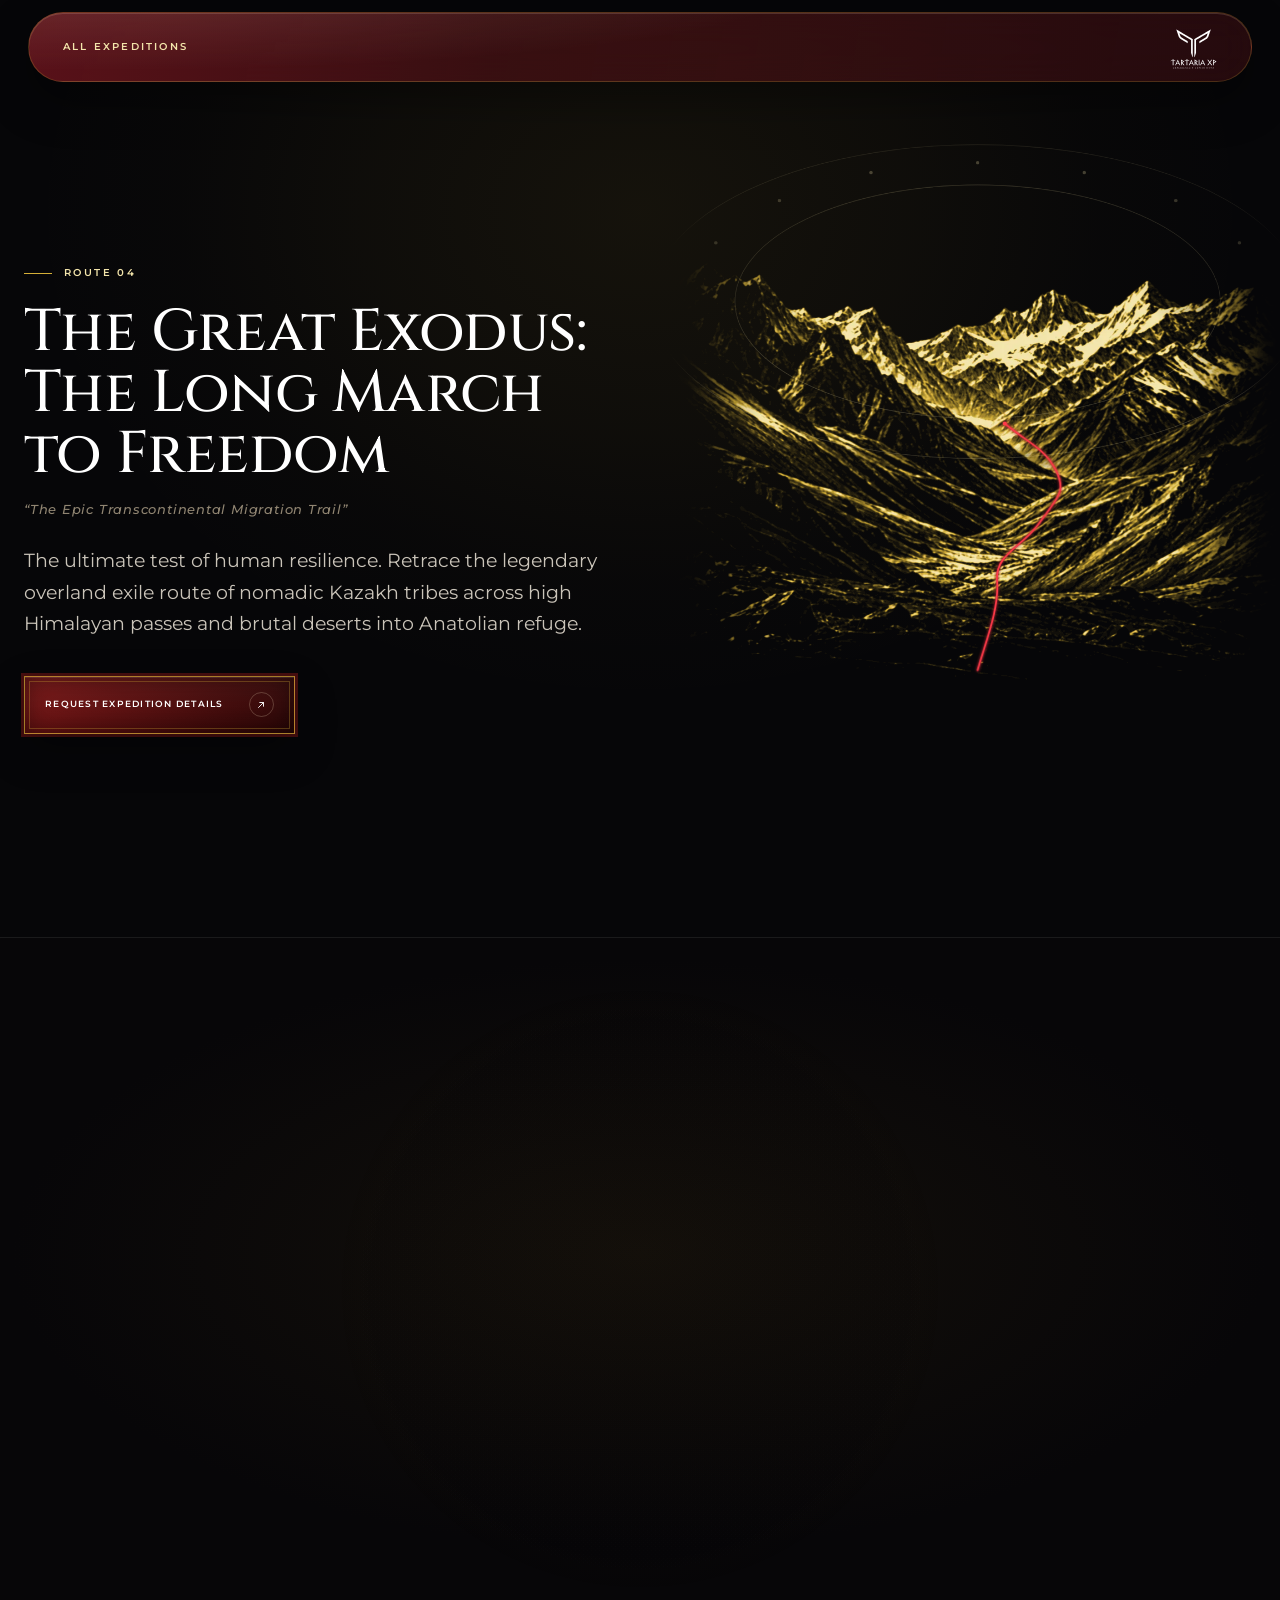
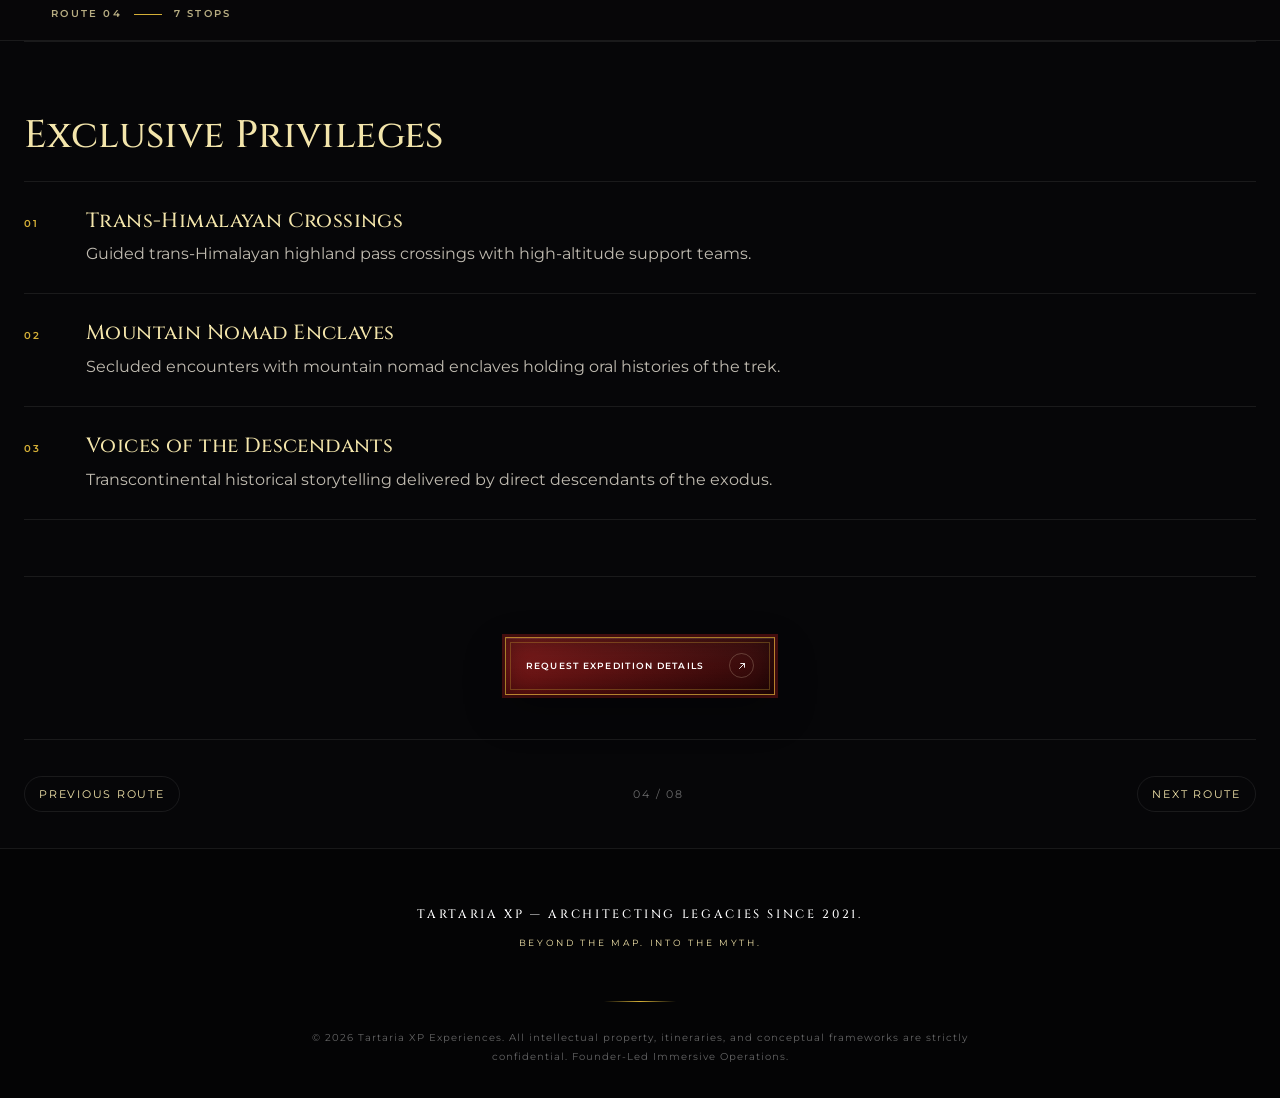
<file: thegreatexodus/index.html>
<!DOCTYPE html>
<html lang="en">
<head>
  <meta charset="UTF-8" />
  <meta name="viewport" content="width=device-width, initial-scale=1.0, viewport-fit=cover" />
  <meta name="theme-color" content="#060608" />
  <title>Expedition — Tartaria XP</title>
  <link rel="preconnect" href="https://fonts.googleapis.com" />
  <link rel="preconnect" href="https://fonts.gstatic.com" crossorigin />
  <link href="https://fonts.googleapis.com/css2?family=Cinzel:wght@400;500;600;700&family=Montserrat:wght@400;500;600;700&display=swap" rel="stylesheet" />
    <script>/* pre-hide animated blocks until the scripts have set their start states (prevents the show → hide → animate flash) */
  (function(){try{if(!matchMedia("(prefers-reduced-motion: reduce)").matches){var h=document.documentElement;h.classList.add("txp-prep");setTimeout(function(){h.classList.remove("txp-prep")},4500);}}catch(e){}})();</script>
  <link rel="stylesheet" href="/styles.css?v=20261013e" />
  <link rel="stylesheet" href="/routes.css?v=20261013e" />
  <link rel="stylesheet" href="/luxury.css?v=20261013e" />
  <link rel="stylesheet" href="/art.css?v=20261013e" />
  <link rel="stylesheet" href="/sacred-svg.css?v=20261013e" />
  <link rel="stylesheet" href="/motion.css?v=20261013e" />
  <link rel="stylesheet" href="/mobile.css?v=20261013e" />
</head>
<body class="rt-page">
<svg class="svg-sprite" width="0" height="0" aria-hidden="true" focusable="false">
    <defs>
      <g id="logoArt">
        <g class="lg-icon">
          <path class="lg-wing" fill-rule="evenodd" d="M206.9 82.1 L206.9 83.6 L207.6 85.1 L208.1 87.9 L212.1 99.9 L212.1 100.6 L214.4 107.1 L214.9 107.9 L215.9 111.4 L216.4 112.1 L217.6 115.9 L217.6 116.6 L220.9 125.9 L220.9 126.6 L221.4 127.4 L222.6 131.6 L224.6 136.4 L224.6 137.1 L225.9 140.4 L225.9 141.1 L227.1 144.4 L227.1 145.1 L228.1 147.6 L228.1 148.4 L228.6 149.1 L228.9 150.6 L230.6 154.6 L231.6 157.6 L231.6 158.4 L233.9 164.6 L234.1 166.1 L234.6 166.9 L237.4 175.6 L239.6 181.1 L239.6 181.9 L244.9 197.6 L244.9 198.4 L249.1 210.9 L249.6 211.6 L249.9 213.1 L251.9 219.1 L252.4 219.9 L254.1 225.6 L254.6 226.4 L256.4 231.9 L256.9 232.6 L258.1 237.6 L259.6 241.4 L263.9 254.1 L263.9 254.9 L264.9 257.1 L265.4 259.4 L265.9 260.1 L266.6 262.9 L267.9 265.4 L267.9 265.9 L271.1 272.6 L273.9 277.4 L273.9 277.9 L276.9 284.1 L286.4 298.6 L290.4 303.9 L298.1 312.9 L308.9 323.4 L312.9 326.6 L326.4 335.9 L333.6 339.9 L340.9 344.9 L348.1 348.9 L350.1 350.4 L356.1 353.9 L356.9 354.6 L363.4 358.1 L379.4 368.1 L384.9 370.9 L390.6 374.9 L396.6 378.1 L405.6 383.9 L416.6 390.1 L420.9 393.1 L425.1 395.4 L430.9 399.1 L434.9 401.1 L437.4 402.9 L445.1 407.1 L450.1 410.4 L454.4 413.6 L465.6 419.6 L471.6 423.9 L479.4 428.1 L485.6 432.4 L487.9 433.4 L496.6 438.6 L497.9 439.1 L503.9 443.4 L505.4 444.1 L506.4 444.1 L506.9 443.4 L506.9 438.4 L507.1 438.1 L506.9 392.6 L506.6 392.1 L503.6 389.9 L499.9 387.9 L497.1 385.9 L488.9 381.4 L475.6 372.9 L469.6 369.6 L461.4 364.4 L452.9 359.6 L448.4 356.4 L443.6 353.9 L427.9 344.1 L421.9 340.9 L415.9 336.9 L404.9 330.6 L400.1 327.1 L391.9 322.6 L385.9 318.9 L384.4 317.6 L372.4 310.6 L368.9 308.1 L360.4 303.6 L346.9 294.9 L344.9 293.1 L338.9 288.9 L329.9 279.9 L322.9 271.4 L317.1 262.1 L316.1 259.9 L312.4 253.4 L309.4 245.9 L309.1 244.6 L307.4 240.9 L306.1 237.1 L304.1 229.1 L301.1 222.1 L300.4 219.1 L298.1 212.9 L298.1 212.1 L297.6 211.4 L295.1 203.9 L294.9 202.4 L294.4 201.6 L292.1 195.1 L291.9 193.6 L291.1 192.1 L289.9 187.1 L289.9 185.4 L290.4 184.9 L291.1 184.9 L295.1 186.9 L303.4 191.9 L306.1 193.1 L320.1 201.1 L326.6 205.4 L336.6 210.4 L343.1 214.9 L346.9 216.6 L347.4 217.1 L347.9 217.1 L349.6 218.4 L355.9 221.6 L358.1 223.1 L366.9 227.6 L374.1 232.6 L380.9 236.1 L392.6 243.1 L393.1 243.1 L393.6 243.6 L397.6 245.6 L405.6 250.9 L413.1 254.9 L413.6 255.4 L417.9 257.4 L420.4 259.1 L424.6 261.4 L425.9 262.4 L431.9 265.9 L434.1 266.9 L439.1 270.1 L448.1 274.9 L455.6 279.9 L458.9 281.4 L467.4 286.6 L480.6 293.9 L486.9 298.1 L490.1 299.6 L502.6 307.1 L504.4 307.9 L523.1 319.4 L530.4 323.1 L536.4 327.4 L539.9 329.1 L546.6 333.4 L549.4 334.6 L556.1 338.6 L559.4 340.1 L567.6 345.6 L571.9 347.9 L582.9 354.6 L589.9 358.4 L593.1 360.6 L594.4 361.1 L595.4 362.4 L595.4 375.4 L595.6 375.6 L595.6 402.4 L595.4 402.6 L595.4 414.1 L595.6 414.4 L595.6 423.1 L595.4 423.4 L595.4 435.9 L595.6 436.1 L595.6 468.1 L595.4 468.4 L595.4 554.4 L595.6 554.6 L595.6 562.9 L595.4 563.1 L595.4 577.1 L595.6 577.4 L595.6 613.4 L595.4 613.6 L595.4 625.1 L595.6 625.4 L595.6 637.4 L595.4 637.6 L595.4 640.4 L595.6 640.6 L595.6 673.4 L595.4 673.6 L595.4 691.6 L595.6 691.9 L595.6 699.6 L596.4 702.6 L597.9 706.4 L599.9 712.4 L599.9 713.1 L603.9 724.6 L603.9 725.4 L604.9 727.6 L604.9 728.4 L606.1 731.6 L606.6 734.1 L611.6 747.6 L611.9 749.4 L614.9 758.4 L615.6 761.6 L618.4 769.9 L619.6 772.6 L622.9 782.6 L622.9 783.4 L625.1 789.9 L625.6 790.6 L630.1 804.6 L632.9 807.6 L636.1 810.4 L638.9 812.4 L640.4 812.6 L640.9 811.4 L640.9 805.6 L641.1 805.4 L641.1 788.1 L640.9 787.9 L640.9 776.9 L641.1 776.6 L641.1 775.4 L640.9 775.1 L640.9 695.4 L641.1 695.1 L640.9 694.1 L641.1 693.6 L641.1 687.6 L640.9 687.4 L640.9 544.9 L640.6 544.6 L640.6 539.6 L640.9 539.4 L640.9 337.4 L639.9 336.1 L630.1 330.6 L624.6 326.9 L617.4 323.1 L609.6 318.1 L602.9 314.6 L593.1 308.4 L584.4 303.9 L568.1 293.6 L555.1 286.6 L552.6 284.9 L544.6 280.4 L538.4 276.4 L534.9 274.6 L529.9 271.4 L519.9 265.9 L514.4 262.1 L509.6 259.4 L508.6 259.1 L508.1 258.6 L506.4 257.9 L495.9 251.1 L486.4 245.9 L482.6 243.4 L474.6 239.1 L470.1 236.1 L462.9 232.1 L455.6 227.4 L453.9 226.6 L443.4 220.6 L431.6 213.4 L421.9 208.1 L415.4 203.9 L406.1 198.6 L400.4 194.9 L395.9 192.6 L390.1 188.9 L384.9 186.1 L380.1 183.1 L378.4 182.4 L363.4 173.1 L356.9 169.6 L348.4 164.4 L343.1 161.6 L334.4 155.9 L325.4 151.1 L318.1 146.4 L312.9 143.6 L305.4 138.9 L300.9 136.6 L293.4 131.6 L289.6 129.9 L278.1 122.9 L276.4 122.1 L269.6 117.9 L268.4 117.4 L267.1 116.4 L259.6 112.4 L249.1 105.9 L246.6 104.6 L245.4 103.6 L242.9 102.4 L237.1 98.6 L229.9 94.9 L225.9 92.1 L218.4 87.9 L215.1 85.6 L211.6 83.9 L211.1 83.4 L209.4 82.9 L208.1 82.1Z"/>
          <path class="lg-wing" fill-rule="evenodd" d="M1115.1 81.9 L1114.4 81.9 L1107.9 85.4 L1106.6 86.4 L1101.6 89.4 L1099.9 90.1 L1093.6 94.1 L1091.9 94.9 L1087.6 97.6 L1082.4 100.4 L1078.4 103.1 L1068.4 108.6 L1061.9 112.9 L1052.1 118.1 L1048.4 120.6 L1042.4 123.9 L1037.9 126.9 L1034.4 128.6 L1033.1 129.6 L1030.6 130.9 L1029.4 131.9 L1028.1 132.4 L1019.4 137.9 L1015.4 139.9 L1007.9 144.6 L1001.4 148.1 L996.1 151.6 L986.6 156.9 L980.6 160.9 L974.9 163.9 L959.9 172.9 L955.4 175.1 L948.4 179.9 L937.9 185.9 L936.1 186.6 L931.6 189.6 L921.4 195.4 L915.6 199.1 L905.4 204.9 L901.4 207.6 L893.6 211.9 L879.6 220.4 L873.4 223.6 L868.4 227.1 L858.4 232.6 L849.6 238.1 L842.1 242.1 L830.4 249.4 L826.9 251.1 L820.9 255.4 L809.4 261.4 L805.4 264.1 L797.9 268.1 L788.9 273.9 L777.9 279.9 L770.1 284.9 L759.4 290.6 L749.9 296.6 L744.4 299.6 L739.6 302.9 L729.4 308.4 L724.9 311.4 L719.6 314.1 L718.4 315.1 L712.1 318.6 L708.4 321.1 L703.4 323.6 L699.1 326.4 L696.1 327.9 L689.9 332.1 L682.4 336.1 L681.4 337.1 L681.1 337.9 L681.1 405.1 L681.4 405.4 L681.4 430.6 L681.1 430.9 L681.1 465.6 L681.4 465.9 L681.4 481.6 L681.1 481.9 L681.1 548.4 L681.4 548.6 L681.4 560.9 L681.1 561.1 L681.1 590.9 L681.4 591.1 L681.4 619.6 L681.1 619.9 L681.1 634.6 L681.4 634.9 L681.4 642.1 L681.1 642.4 L681.1 650.1 L681.4 650.4 L681.4 667.4 L681.1 667.6 L681.1 733.6 L681.4 733.9 L681.4 736.4 L681.1 736.6 L681.1 804.1 L681.4 804.4 L681.4 811.1 L681.6 811.4 L681.4 812.1 L681.9 813.1 L683.1 812.9 L686.1 810.1 L690.4 806.9 L692.4 804.9 L694.4 798.4 L694.4 797.6 L695.1 795.9 L695.4 794.1 L697.9 786.9 L697.9 786.1 L700.6 778.1 L701.1 777.4 L702.4 772.9 L703.6 770.1 L704.9 765.6 L705.6 764.1 L705.6 763.4 L707.1 759.4 L707.1 758.6 L708.4 755.4 L708.4 754.6 L709.6 751.6 L709.6 750.9 L712.4 742.9 L712.4 742.1 L712.9 741.4 L713.4 739.1 L718.6 723.4 L719.1 722.6 L720.6 717.4 L721.4 715.9 L721.4 715.1 L725.6 702.9 L725.9 701.1 L726.6 699.1 L726.6 657.9 L726.4 657.6 L726.4 653.4 L726.6 653.1 L726.6 638.4 L726.4 638.1 L726.4 618.6 L726.6 618.4 L726.6 589.6 L726.4 589.4 L726.4 573.9 L726.6 573.6 L726.6 527.4 L726.4 527.1 L726.4 519.1 L726.6 518.9 L726.6 407.1 L726.4 406.9 L726.4 401.9 L726.6 401.6 L726.6 364.6 L726.9 364.4 L726.9 362.4 L728.1 361.1 L732.1 358.9 L736.1 356.1 L749.4 348.6 L758.4 342.9 L773.1 334.6 L774.4 333.6 L776.1 332.9 L778.6 331.1 L787.1 326.4 L791.9 323.1 L800.1 318.9 L808.4 313.6 L819.9 307.1 L823.1 304.9 L836.4 297.6 L842.9 293.1 L852.6 288.1 L859.4 283.9 L862.9 282.1 L873.4 275.4 L885.1 269.4 L904.4 257.4 L909.6 254.9 L910.1 254.4 L916.9 250.9 L917.6 250.1 L922.9 246.9 L924.1 246.4 L925.9 245.1 L926.4 245.1 L927.6 244.1 L928.6 243.9 L938.9 237.6 L944.6 234.6 L954.1 228.6 L957.6 226.9 L959.9 225.4 L965.1 222.9 L969.6 219.9 L976.9 215.9 L986.1 210.1 L988.9 208.9 L995.1 205.1 L997.4 204.1 L1003.6 200.1 L1015.9 193.1 L1019.9 191.1 L1026.6 186.9 L1030.1 185.1 L1032.1 184.9 L1032.4 185.1 L1032.4 186.9 L1031.9 188.1 L1031.6 190.1 L1030.1 193.9 L1029.9 195.4 L1029.1 196.9 L1028.9 198.4 L1026.9 203.4 L1025.6 207.6 L1025.1 208.4 L1024.9 209.9 L1024.1 211.4 L1023.9 212.9 L1022.9 215.4 L1022.9 216.1 L1022.1 217.6 L1020.4 223.6 L1019.1 226.4 L1016.9 233.1 L1016.9 233.9 L1015.9 236.4 L1015.1 239.4 L1013.1 243.9 L1012.9 245.1 L1011.9 247.1 L1011.6 248.4 L1009.6 253.4 L1007.6 257.4 L1003.1 264.6 L1002.4 266.4 L998.1 272.6 L991.1 281.1 L984.4 287.9 L975.6 294.9 L969.1 298.6 L963.9 302.4 L962.6 302.9 L957.6 306.1 L954.1 307.9 L948.6 311.9 L946.4 312.9 L942.1 315.6 L940.9 316.1 L932.6 321.4 L921.6 327.6 L917.4 330.6 L914.9 331.9 L909.4 335.4 L907.6 336.1 L893.6 344.9 L888.9 347.4 L882.4 351.9 L873.9 356.4 L867.4 360.9 L861.4 364.1 L852.4 369.9 L848.4 371.9 L842.4 375.9 L841.1 376.4 L839.1 377.9 L834.9 380.1 L831.1 382.6 L824.6 386.1 L823.4 387.1 L817.6 390.4 L815.1 392.4 L815.1 394.1 L814.9 394.4 L814.9 414.6 L815.1 414.9 L814.9 415.4 L814.9 443.1 L815.4 444.1 L816.6 444.1 L818.6 443.1 L826.4 437.9 L837.1 431.9 L839.9 429.9 L844.4 427.4 L852.1 422.4 L860.4 417.9 L862.4 416.4 L863.6 415.9 L870.1 411.9 L870.9 411.1 L875.6 408.1 L883.6 403.6 L890.4 399.4 L896.9 395.9 L906.9 389.4 L908.1 388.9 L913.1 385.6 L914.9 384.9 L919.1 382.1 L921.6 380.9 L927.6 376.9 L934.6 372.9 L937.4 370.9 L944.6 367.1 L955.4 360.1 L964.6 354.9 L976.6 347.4 L982.1 344.4 L985.6 341.9 L995.9 335.9 L1002.1 331.6 L1012.1 323.9 L1017.9 318.9 L1023.9 312.9 L1029.4 306.6 L1037.4 295.9 L1041.1 289.9 L1044.1 285.9 L1045.1 283.6 L1046.9 280.9 L1046.9 280.4 L1048.9 276.6 L1048.9 276.1 L1050.9 272.4 L1050.9 271.9 L1053.1 267.6 L1053.1 267.1 L1055.1 263.1 L1056.4 259.4 L1056.9 258.6 L1059.4 250.6 L1060.1 249.1 L1060.4 247.6 L1061.1 246.1 L1061.4 244.6 L1061.9 243.9 L1062.1 242.4 L1062.6 241.6 L1064.1 237.1 L1064.1 236.4 L1066.9 228.4 L1067.1 226.9 L1068.1 224.6 L1068.1 223.9 L1069.1 221.6 L1069.1 220.9 L1069.6 220.1 L1071.1 215.1 L1072.9 210.9 L1073.1 209.4 L1074.1 207.4 L1075.1 204.4 L1075.1 203.6 L1076.1 201.6 L1076.1 200.9 L1078.1 195.4 L1078.1 194.6 L1080.1 189.1 L1080.1 188.4 L1080.9 186.9 L1081.1 185.4 L1081.9 183.9 L1083.1 180.1 L1083.1 179.4 L1083.9 177.9 L1084.4 175.6 L1084.9 174.9 L1085.1 173.4 L1085.9 171.9 L1086.1 170.4 L1088.4 164.4 L1088.4 163.6 L1091.1 157.1 L1091.4 155.6 L1092.4 153.1 L1092.6 151.4 L1094.4 146.6 L1094.4 145.9 L1095.1 144.4 L1095.1 143.6 L1096.4 140.4 L1096.4 139.6 L1096.9 138.9 L1098.1 134.9 L1098.9 133.6 L1100.9 127.1 L1100.9 126.4 L1105.4 113.1 L1106.4 111.1 L1107.1 108.1 L1110.4 98.6 L1110.4 97.9 L1111.9 93.4 L1112.4 92.6 L1112.6 91.1 L1113.4 89.6 L1114.1 86.1 L1115.4 83.1 L1115.4 82.1Z"/>
        </g>
        <g class="lg-word">
          <path fill-rule="evenodd" d="M133.4 876.9 L129.4 876.9 L129.1 876.6 L128.1 876.6 L127.9 876.9 L111.9 876.9 L110.9 877.1 L108.1 878.9 L105.4 881.1 L92.9 889.1 L89.1 892.1 L82.4 896.6 L78.9 899.4 L72.9 903.1 L69.1 906.1 L65.9 908.1 L60.4 912.4 L54.4 916.4 L53.4 917.6 L53.6 918.9 L54.6 919.6 L59.6 918.1 L62.1 916.9 L63.4 916.6 L65.4 915.6 L71.1 913.6 L76.6 911.1 L77.9 910.9 L81.9 908.9 L90.1 905.6 L94.6 903.4 L103.4 900.1 L108.9 897.4 L110.9 896.9 L111.6 897.6 L111.6 898.9 L111.9 899.1 L111.9 972.9 L111.6 973.1 L111.9 994.6 L111.6 994.9 L111.6 1024.6 L111.9 1025.6 L112.4 1026.1 L113.4 1026.4 L129.4 1026.4 L129.6 1026.1 L131.6 1025.9 L132.1 1024.9 L132.1 989.9 L132.4 989.6 L132.4 980.1 L132.1 979.9 L132.4 939.9 L132.1 939.6 L132.1 934.1 L132.4 933.9 L132.4 899.1 L132.6 898.9 L132.6 897.1 L133.1 896.6 L134.9 896.9 L140.9 899.6 L148.9 902.4 L157.4 906.1 L159.1 906.6 L164.6 909.4 L168.4 910.9 L171.1 911.6 L177.4 914.4 L179.9 915.1 L181.9 916.1 L185.4 917.1 L186.1 917.6 L190.9 918.9 L191.9 918.6 L192.4 918.1 L192.1 916.9 L190.1 915.1 L179.6 908.1 L174.9 904.4 L168.1 900.4 L161.4 895.4 L154.1 890.6 L151.4 888.4 L147.9 886.1 L146.6 885.6 L135.9 878.1Z"/>
          <path fill-rule="evenodd" d="M245.6 879.6 L245.1 879.6 L244.4 880.6 L242.9 883.6 L242.9 884.1 L241.1 887.1 L241.1 887.6 L237.9 893.9 L237.9 894.4 L231.6 907.1 L231.6 907.6 L227.6 915.9 L227.6 916.4 L225.6 919.9 L225.6 920.4 L223.6 924.1 L222.9 926.4 L219.1 933.9 L218.1 936.9 L214.6 944.1 L214.6 944.6 L210.6 952.1 L207.6 959.9 L202.9 969.1 L202.9 969.6 L201.1 973.1 L199.6 977.1 L195.4 984.6 L192.9 991.1 L188.6 999.4 L188.6 999.9 L187.9 1001.1 L186.4 1005.1 L184.9 1007.9 L184.9 1008.4 L184.4 1008.9 L184.4 1009.4 L183.1 1011.9 L181.6 1014.1 L179.9 1017.6 L176.9 1025.1 L177.4 1026.1 L178.1 1026.4 L181.1 1026.4 L181.4 1026.6 L192.1 1026.6 L192.4 1026.4 L194.1 1026.4 L195.4 1025.9 L196.1 1024.9 L198.1 1020.6 L198.1 1020.1 L204.1 1008.6 L204.1 1008.1 L206.1 1004.4 L207.9 999.9 L210.1 995.4 L211.4 994.4 L217.6 990.9 L218.4 990.1 L223.4 987.4 L228.1 984.1 L232.9 981.6 L234.6 980.4 L244.6 975.4 L246.1 975.6 L246.6 976.1 L251.4 978.4 L253.6 979.9 L260.4 983.4 L271.9 990.9 L277.1 993.9 L278.9 995.4 L281.1 1000.1 L281.9 1002.4 L284.6 1007.9 L284.6 1008.4 L285.9 1010.6 L285.9 1011.1 L287.1 1013.4 L287.1 1013.9 L289.1 1017.6 L290.9 1022.1 L292.6 1025.6 L293.1 1026.1 L293.9 1026.4 L306.6 1026.4 L306.9 1026.1 L310.6 1026.1 L311.6 1025.6 L311.6 1024.4 L305.1 1010.6 L305.1 1010.1 L302.4 1004.4 L302.4 1003.9 L296.9 992.9 L296.9 992.4 L295.9 990.6 L295.9 990.1 L293.1 984.4 L293.1 983.9 L290.4 978.9 L287.1 970.6 L285.9 968.4 L285.9 967.9 L285.4 967.4 L285.4 966.9 L282.1 960.4 L282.1 959.9 L278.9 953.1 L278.9 952.6 L275.6 946.1 L271.9 936.1 L267.9 928.6 L264.9 921.1 L259.1 909.1 L255.1 899.1 L253.9 896.9 L253.6 895.9 L253.1 895.4 L252.1 892.6 L247.9 884.1 L247.9 883.6ZM245.1 921.1 L246.6 923.1 L246.9 924.1 L251.1 932.4 L251.1 932.9 L252.9 936.1 L254.1 939.4 L254.6 939.9 L254.6 940.4 L255.9 942.6 L260.1 953.4 L267.6 969.1 L268.1 971.1 L268.6 971.9 L269.1 974.9 L268.1 975.1 L264.1 973.1 L258.9 969.9 L256.6 968.1 L250.4 964.9 L247.6 963.1 L245.6 962.1 L243.9 962.1 L243.4 962.6 L240.9 963.6 L240.4 964.1 L233.1 967.9 L223.9 973.9 L221.1 975.1 L220.1 975.1 L219.9 974.9 L219.9 973.9 L221.1 970.1 L223.6 965.4 L223.6 964.9 L228.6 954.4 L229.6 951.6 L232.9 945.4 L232.9 944.9 L234.1 942.6 L235.9 938.1 L240.1 930.1 L240.1 929.6 L242.1 925.9 L242.4 924.9 L242.9 924.4 L243.6 922.6Z"/>
          <path fill-rule="evenodd" d="M331.6 877.4 L330.9 878.6 L330.9 969.4 L330.6 969.6 L330.9 970.6 L330.9 997.1 L330.6 997.4 L330.6 1023.1 L330.9 1023.4 L330.9 1025.4 L331.6 1026.1 L332.6 1026.1 L332.9 1026.4 L343.4 1026.4 L343.6 1026.1 L348.1 1026.1 L349.4 1024.9 L349.4 996.6 L349.1 996.4 L349.4 977.9 L349.9 976.4 L350.6 975.6 L354.1 973.1 L355.1 972.9 L356.9 974.4 L359.9 978.4 L362.6 981.1 L368.6 988.6 L370.9 991.9 L374.9 996.6 L376.1 998.6 L380.6 1004.4 L386.1 1010.9 L391.9 1018.6 L394.6 1021.6 L397.9 1025.9 L399.1 1026.4 L418.4 1026.4 L418.6 1026.1 L419.9 1026.1 L420.4 1025.6 L420.4 1024.9 L418.1 1021.4 L409.1 1010.9 L407.4 1008.4 L405.1 1005.9 L400.9 999.9 L395.6 993.9 L392.4 989.4 L378.9 972.9 L375.6 968.4 L371.9 964.4 L370.1 961.4 L370.1 960.6 L372.1 958.1 L381.1 950.9 L384.1 948.9 L403.4 932.9 L408.4 929.1 L410.1 927.4 L410.4 926.9 L410.1 926.4 L407.4 923.9 L402.1 919.9 L397.1 916.6 L394.1 915.1 L380.6 905.4 L372.6 900.6 L367.6 896.9 L356.4 890.1 L351.9 886.6 L343.6 882.1 L339.9 879.4 L335.4 877.1 L332.4 877.1ZM350.4 905.4 L350.9 905.4 L353.9 906.9 L365.4 914.4 L370.4 917.1 L373.6 919.6 L381.4 924.6 L384.6 927.4 L384.6 928.1 L382.1 930.4 L374.1 936.1 L368.4 941.1 L364.4 943.9 L361.9 946.1 L351.1 953.9 L350.4 953.9 L349.9 953.4 L349.6 952.6 L349.6 950.1 L349.4 949.9 L349.4 910.4 L349.6 910.1 L349.6 907.1Z"/>
          <path fill-rule="evenodd" d="M476.1 876.6 L473.9 877.6 L471.6 879.1 L466.1 883.4 L459.9 887.1 L447.6 896.1 L443.1 898.9 L442.4 899.6 L435.9 903.9 L434.1 905.4 L429.4 908.4 L426.6 910.6 L420.1 915.1 L418.1 917.1 L418.1 918.1 L418.4 918.6 L419.6 918.9 L423.9 917.6 L426.6 916.4 L432.1 914.6 L440.1 910.9 L441.4 910.6 L442.6 909.9 L443.9 909.6 L448.9 907.6 L455.1 904.6 L462.6 901.9 L466.6 899.9 L470.9 898.4 L473.4 897.1 L474.9 896.6 L475.6 896.6 L476.1 897.1 L476.4 900.1 L476.6 900.4 L476.6 1024.1 L476.9 1024.4 L476.9 1025.4 L477.9 1026.1 L480.4 1026.1 L480.6 1026.4 L493.9 1026.4 L494.1 1026.1 L495.9 1026.1 L496.4 1025.9 L496.9 1024.6 L496.9 1003.4 L497.1 1003.1 L497.1 994.9 L496.9 994.6 L496.9 958.1 L497.1 957.9 L496.9 910.1 L497.1 909.9 L497.1 898.6 L497.4 898.4 L497.4 897.4 L497.9 896.9 L498.6 896.9 L502.6 898.1 L503.4 898.6 L513.1 902.1 L520.6 905.9 L526.1 907.6 L527.9 908.6 L529.9 909.1 L534.6 911.4 L535.9 911.6 L537.9 912.6 L539.1 912.9 L539.9 913.4 L541.1 913.6 L543.1 914.6 L549.9 916.9 L553.4 918.4 L556.6 918.6 L557.1 918.1 L557.1 917.1 L550.9 912.1 L547.4 909.9 L539.4 903.9 L526.6 895.6 L521.9 892.1 L517.1 889.1 L513.6 886.4 L506.6 882.4 L499.4 877.4 L497.1 876.6Z"/>
          <path fill-rule="evenodd" d="M604.9 879.6 L604.1 879.6 L603.6 880.1 L599.4 887.9 L595.4 898.1 L592.4 903.9 L592.4 904.4 L591.1 906.6 L591.1 907.1 L590.1 908.9 L588.1 913.9 L581.1 927.9 L580.1 930.6 L573.9 943.6 L572.1 948.1 L569.1 953.9 L569.1 954.4 L566.9 958.6 L565.1 963.1 L561.9 969.4 L561.9 969.9 L558.4 976.9 L558.4 977.4 L556.1 981.9 L556.1 982.4 L553.9 986.6 L553.9 987.1 L552.9 988.9 L552.9 989.4 L551.9 991.1 L549.9 996.1 L540.1 1015.9 L538.9 1019.1 L537.9 1020.6 L537.9 1021.1 L536.1 1024.6 L536.1 1025.6 L536.6 1026.1 L538.1 1026.1 L538.4 1026.4 L553.6 1026.4 L554.9 1025.9 L562.1 1011.1 L564.1 1006.1 L567.4 999.9 L567.4 999.4 L568.9 996.6 L569.1 995.6 L570.4 994.4 L576.4 991.1 L585.1 985.4 L595.6 979.9 L599.4 977.4 L603.1 975.4 L604.1 975.4 L609.9 978.9 L617.6 982.9 L625.9 987.9 L631.1 991.6 L635.9 994.1 L637.4 995.6 L639.9 1000.9 L639.9 1001.4 L642.9 1007.1 L644.9 1012.1 L646.9 1015.9 L649.4 1022.6 L651.4 1026.1 L652.1 1026.4 L668.1 1026.4 L668.4 1026.1 L669.6 1026.1 L670.1 1025.6 L670.1 1024.4 L669.1 1022.6 L667.9 1019.1 L663.1 1010.1 L659.1 999.9 L655.1 992.1 L655.1 991.6 L654.1 989.9 L654.1 989.4 L650.9 982.4 L650.9 981.9 L649.6 979.6 L648.9 977.4 L645.9 971.6 L645.6 970.4 L641.1 960.9 L637.9 952.6 L631.9 940.1 L629.9 934.6 L628.9 932.9 L628.6 931.6 L626.9 928.1 L626.1 925.9 L623.6 921.1 L621.4 915.4 L613.4 898.4 L612.6 895.9 L610.6 890.9 L608.6 886.9 L608.6 886.4 L607.1 883.4 L606.1 882.1 L605.4 880.1ZM603.6 920.6 L604.1 920.6 L604.6 921.1 L605.6 922.9 L605.6 923.4 L608.4 928.9 L608.4 929.4 L611.4 935.1 L612.6 938.9 L615.4 944.6 L615.4 945.1 L618.9 951.9 L621.6 959.1 L626.9 969.9 L628.4 974.4 L628.4 975.4 L628.1 975.6 L627.1 975.6 L623.6 973.9 L617.6 969.9 L612.4 966.9 L608.9 964.4 L604.1 962.1 L602.4 962.4 L598.9 964.1 L588.4 970.6 L581.1 974.6 L579.9 974.9 L579.4 974.4 L579.4 973.1 L580.6 969.4 L585.9 958.4 L588.6 951.4 L594.1 940.9 L597.1 933.1 L599.9 927.9 L601.6 923.4 L602.6 921.6Z"/>
          <path fill-rule="evenodd" d="M689.6 877.6 L689.4 879.6 L689.1 879.9 L689.1 961.6 L688.9 961.9 L688.9 971.6 L689.1 971.9 L688.9 999.9 L689.1 1000.1 L689.1 1023.9 L689.4 1024.1 L689.4 1025.6 L690.4 1026.4 L692.4 1026.4 L692.6 1026.6 L706.6 1026.6 L707.9 1025.9 L707.9 1024.4 L708.1 1024.1 L708.1 1016.9 L707.9 1016.6 L707.9 1003.4 L708.1 1003.1 L708.1 999.4 L707.9 999.1 L707.9 986.4 L708.1 986.1 L708.1 977.4 L708.4 976.6 L711.6 973.9 L712.9 973.1 L713.9 973.1 L714.9 973.9 L723.4 983.6 L729.1 991.4 L737.4 1000.9 L744.1 1010.1 L750.6 1017.6 L752.1 1019.9 L757.1 1025.9 L758.1 1026.4 L762.1 1026.4 L762.4 1026.6 L770.9 1026.6 L771.1 1026.4 L778.6 1026.4 L779.4 1026.1 L779.9 1025.6 L779.9 1025.1 L779.1 1023.9 L775.6 1019.9 L771.9 1014.6 L764.9 1006.4 L759.9 999.6 L755.1 994.4 L751.4 989.4 L742.4 978.6 L738.1 972.9 L730.6 964.1 L728.6 961.1 L728.6 960.4 L735.6 954.1 L742.9 948.4 L745.4 946.9 L751.4 942.4 L759.9 934.9 L768.9 927.9 L769.1 926.4 L766.4 923.9 L759.9 919.1 L757.1 917.6 L753.4 914.9 L745.1 909.9 L736.9 903.9 L731.4 900.9 L719.6 892.9 L714.4 889.9 L703.4 882.1 L694.9 877.4 L690.1 877.4ZM709.4 905.4 L712.9 907.1 L724.1 914.6 L733.6 920.1 L740.6 924.9 L742.9 927.1 L742.6 928.6 L739.9 931.4 L728.6 939.6 L719.1 947.1 L709.6 953.9 L708.6 952.9 L708.4 949.1 L708.1 948.9 L708.1 908.9 L708.4 908.6 L708.6 906.1Z"/>
          <path fill-rule="evenodd" d="M799.1 878.9 L798.1 879.6 L798.1 880.9 L797.9 881.1 L797.9 1025.1 L798.1 1025.9 L799.1 1026.4 L815.6 1026.4 L816.6 1025.6 L816.6 955.9 L816.9 955.6 L816.9 939.9 L816.6 939.6 L816.6 890.1 L816.9 889.9 L816.9 884.4 L816.6 884.1 L816.6 880.9 L816.1 879.4 L815.4 878.9 L810.4 878.9 L810.1 878.6Z"/>
          <path fill-rule="evenodd" d="M902.6 879.9 L902.1 880.1 L898.1 888.1 L898.1 888.6 L897.1 890.4 L894.9 896.1 L889.6 905.9 L889.6 906.4 L888.4 908.6 L884.9 917.4 L881.9 923.1 L881.9 923.6 L880.6 925.9 L878.6 930.9 L877.9 931.9 L877.6 932.9 L877.1 933.4 L873.6 940.4 L870.6 947.9 L867.9 953.1 L867.9 953.6 L866.9 955.4 L863.9 962.9 L863.1 963.9 L859.6 970.9 L859.6 971.4 L857.1 976.4 L855.6 980.4 L851.4 989.1 L850.6 991.4 L846.6 999.1 L845.4 1002.4 L838.6 1016.4 L838.6 1016.9 L835.4 1023.6 L835.4 1024.1 L834.6 1025.1 L834.6 1025.9 L835.4 1026.4 L839.1 1026.6 L839.4 1026.9 L848.4 1026.9 L848.6 1027.1 L850.9 1027.1 L851.1 1026.9 L852.9 1026.9 L853.4 1026.6 L854.1 1025.6 L855.1 1022.6 L860.9 1010.6 L863.4 1004.4 L867.6 996.1 L870.1 994.1 L883.9 986.1 L888.1 983.1 L898.1 977.9 L898.6 977.4 L902.1 975.9 L905.6 977.4 L907.9 978.9 L914.4 982.1 L915.6 983.1 L917.6 984.1 L923.1 988.1 L931.6 992.9 L935.9 996.1 L938.1 1000.1 L940.9 1007.1 L942.6 1010.4 L943.1 1012.1 L945.1 1015.9 L945.1 1016.4 L949.9 1026.4 L951.6 1026.9 L966.9 1026.9 L967.1 1026.6 L968.1 1026.6 L968.6 1026.1 L968.6 1025.1 L966.1 1018.9 L961.4 1009.6 L960.6 1007.4 L956.1 998.1 L956.1 997.6 L953.4 991.9 L953.4 991.4 L951.4 987.6 L948.9 981.1 L945.9 975.4 L945.9 974.9 L943.1 969.1 L943.1 968.6 L938.1 958.4 L938.1 957.9 L934.1 949.4 L931.1 941.9 L929.9 939.6 L927.9 934.6 L927.4 934.1 L927.1 933.1 L925.1 929.4 L922.1 921.9 L918.9 915.1 L916.9 909.6 L914.1 903.9 L914.1 903.4 L910.9 897.4 L910.9 896.9 L908.9 892.9 L908.6 891.6 L906.9 887.9 L906.9 887.4 L905.6 885.1 L905.6 884.6 L904.1 882.1 L903.6 880.6ZM902.6 921.9 L903.6 923.1 L904.9 925.6 L905.9 928.9 L909.1 935.1 L909.6 935.6 L912.6 943.1 L916.9 951.9 L919.1 957.9 L920.6 960.6 L921.1 962.4 L924.9 969.6 L926.6 975.1 L926.1 975.9 L925.4 975.9 L907.6 965.1 L903.1 962.9 L901.6 962.6 L898.1 964.1 L896.1 965.6 L890.1 968.9 L882.6 973.9 L877.6 976.4 L877.1 976.4 L876.9 976.1 L876.9 975.1 L878.9 969.6 L883.6 960.4 L883.6 959.9 L885.9 955.4 L887.9 950.1 L892.1 941.9 L892.1 941.4 L894.6 936.4 L894.6 935.9 L898.1 929.4 L898.1 928.9 L900.1 925.1 L900.1 924.6 L901.1 922.9 L902.1 921.9Z"/>
          <path fill-rule="evenodd" d="M1024.6 879.4 L1024.4 880.1 L1024.9 881.1 L1030.4 887.9 L1035.9 896.6 L1042.4 904.6 L1050.1 915.9 L1052.6 918.9 L1059.1 928.1 L1062.9 932.9 L1066.4 938.4 L1070.9 944.1 L1076.6 952.6 L1075.9 954.1 L1067.4 966.1 L1066.4 967.1 L1057.6 979.1 L1051.4 986.9 L1046.6 994.4 L1041.9 1000.1 L1032.6 1013.9 L1023.9 1025.4 L1024.1 1026.6 L1024.9 1026.9 L1032.1 1026.9 L1032.4 1027.1 L1042.4 1027.1 L1042.6 1026.9 L1045.6 1026.9 L1046.1 1026.6 L1049.1 1021.9 L1050.6 1020.1 L1054.1 1014.9 L1057.9 1010.4 L1061.9 1004.9 L1065.6 998.9 L1068.9 994.9 L1073.1 988.4 L1077.9 982.4 L1085.4 971.9 L1088.6 968.6 L1089.6 969.4 L1093.4 974.9 L1099.6 982.9 L1107.4 993.9 L1111.6 999.1 L1115.4 1005.1 L1123.6 1015.9 L1128.4 1022.9 L1131.4 1026.6 L1131.9 1026.9 L1151.9 1026.9 L1152.9 1026.6 L1153.4 1026.1 L1153.4 1025.1 L1152.4 1024.1 L1146.4 1015.4 L1143.1 1011.6 L1136.1 1001.4 L1131.1 995.1 L1126.4 987.6 L1123.6 983.9 L1121.4 981.4 L1117.9 976.1 L1114.6 972.1 L1109.9 964.9 L1102.4 955.1 L1100.9 952.4 L1103.4 948.6 L1108.1 942.6 L1113.6 933.9 L1117.1 929.9 L1121.4 923.6 L1123.9 920.6 L1136.1 903.4 L1142.4 895.6 L1151.4 882.4 L1153.1 880.4 L1153.1 879.6 L1152.1 879.1 L1148.1 879.1 L1147.9 878.9 L1134.4 878.9 L1134.1 879.1 L1132.1 879.1 L1131.6 879.4 L1129.1 882.4 L1127.6 884.9 L1125.1 887.9 L1118.6 897.1 L1114.4 902.4 L1109.1 910.1 L1100.1 921.4 L1093.6 931.1 L1090.4 934.9 L1088.9 935.9 L1085.9 933.1 L1080.1 925.1 L1077.9 921.4 L1068.1 908.9 L1064.4 903.1 L1060.4 898.4 L1053.9 888.9 L1046.6 879.6 L1045.1 878.9 L1027.1 878.9 L1026.9 879.1 L1025.1 879.1Z"/>
          <path fill-rule="evenodd" d="M1175.4 879.1 L1174.6 880.1 L1174.6 925.4 L1174.4 925.6 L1174.6 1025.9 L1175.6 1026.9 L1191.1 1027.1 L1191.4 1026.9 L1192.4 1026.9 L1193.1 1026.1 L1193.4 980.6 L1194.1 978.9 L1197.6 976.1 L1204.1 971.9 L1210.6 966.6 L1222.6 959.1 L1227.1 955.4 L1231.6 952.1 L1240.6 946.4 L1250.9 938.9 L1261.1 931.9 L1263.6 929.9 L1263.6 928.9 L1254.1 922.1 L1241.6 914.6 L1230.9 907.6 L1228.4 906.4 L1223.1 902.6 L1216.6 899.4 L1205.9 892.4 L1196.6 886.9 L1193.9 885.6 L1192.1 884.4 L1189.1 882.9 L1186.1 880.9 L1182.4 879.1ZM1194.4 904.9 L1196.1 905.1 L1201.9 908.1 L1207.4 911.4 L1211.4 914.1 L1219.6 918.4 L1231.1 926.1 L1232.4 926.6 L1235.4 928.6 L1236.1 929.6 L1234.1 931.9 L1228.4 935.6 L1222.9 939.9 L1216.9 943.6 L1215.9 944.6 L1212.6 946.6 L1208.1 950.1 L1206.6 950.9 L1199.4 956.1 L1194.9 958.9 L1193.9 957.9 L1193.6 948.9 L1193.4 948.6 L1193.6 908.9 L1193.9 908.6 L1193.9 905.6Z"/>
        </g>
        <g class="lg-tag">
          <path fill-rule="evenodd" d="M125.6 1076.4 L125.4 1077.4 L127.1 1078.4 L128.1 1079.4 L128.4 1080.1 L128.4 1104.6 L128.1 1104.9 L127.9 1107.1 L126.9 1108.1 L125.4 1108.6 L124.9 1109.1 L125.1 1109.9 L125.9 1110.1 L126.9 1109.9 L137.1 1109.9 L137.4 1110.1 L140.4 1110.1 L140.6 1109.9 L149.6 1109.9 L150.1 1109.6 L150.9 1108.1 L151.4 1104.6 L151.6 1104.4 L151.6 1102.9 L150.9 1102.1 L150.1 1102.4 L148.9 1105.1 L147.1 1106.6 L145.6 1107.4 L142.4 1107.6 L142.1 1107.9 L137.4 1107.9 L136.1 1107.4 L134.9 1106.1 L134.9 1103.6 L134.6 1103.4 L134.6 1095.1 L134.9 1094.4 L135.6 1093.6 L142.9 1093.6 L144.4 1094.9 L145.1 1096.6 L145.9 1097.4 L146.9 1097.1 L146.4 1088.6 L145.9 1088.1 L145.4 1088.1 L144.9 1088.6 L144.4 1090.1 L143.4 1091.1 L142.4 1091.4 L137.1 1091.4 L136.9 1091.1 L135.6 1091.1 L134.9 1090.4 L134.6 1089.4 L134.6 1079.4 L135.9 1078.4 L143.1 1078.4 L143.4 1078.6 L144.6 1078.6 L146.6 1079.9 L147.4 1080.9 L147.9 1082.4 L148.4 1082.9 L148.9 1082.9 L149.1 1082.6 L149.1 1077.4 L148.9 1076.9 L148.1 1076.4Z"/>
          <path fill-rule="evenodd" d="M171.1 1076.4 L170.6 1076.9 L170.6 1077.4 L171.6 1078.1 L172.9 1078.4 L175.6 1081.1 L177.1 1083.1 L180.9 1089.6 L183.4 1092.9 L183.6 1094.4 L175.6 1105.9 L173.6 1107.6 L170.9 1108.6 L170.6 1109.6 L171.4 1110.1 L180.4 1110.1 L181.1 1109.9 L181.6 1109.4 L181.4 1108.6 L179.6 1107.9 L178.9 1107.1 L178.9 1106.1 L179.9 1104.1 L182.9 1099.9 L185.1 1097.4 L185.9 1097.4 L187.1 1098.9 L191.9 1106.4 L191.9 1107.4 L190.4 1108.4 L190.1 1109.1 L190.6 1109.9 L191.6 1110.1 L203.4 1110.1 L203.9 1109.9 L204.4 1109.1 L203.9 1108.6 L201.9 1107.9 L199.4 1105.4 L191.6 1093.6 L190.6 1091.6 L190.6 1090.4 L195.1 1083.6 L199.6 1078.9 L202.9 1077.6 L203.1 1076.6 L202.9 1076.4 L192.6 1076.4 L192.1 1076.9 L192.1 1077.6 L193.9 1078.4 L194.6 1079.1 L194.6 1079.9 L189.9 1087.1 L188.6 1088.1 L187.9 1087.6 L186.4 1085.6 L182.6 1079.6 L182.6 1078.4 L184.4 1077.1 L183.9 1076.4 L183.1 1076.1 L182.1 1076.4 L180.9 1076.4 L180.6 1076.1Z"/>
          <path fill-rule="evenodd" d="M223.4 1076.4 L222.9 1076.9 L222.9 1077.4 L223.4 1077.9 L224.4 1078.1 L225.9 1079.9 L225.9 1105.1 L225.4 1107.1 L224.6 1107.9 L223.1 1108.4 L222.6 1108.9 L222.6 1109.6 L223.4 1110.1 L234.9 1110.1 L235.6 1109.9 L235.9 1108.9 L233.4 1107.9 L232.6 1106.6 L232.6 1096.9 L233.4 1096.1 L234.6 1096.1 L234.9 1096.4 L239.1 1096.4 L243.9 1094.6 L246.4 1092.9 L248.1 1090.4 L248.6 1088.6 L248.6 1087.1 L248.9 1086.9 L248.6 1084.4 L248.1 1083.4 L247.9 1081.9 L246.4 1079.6 L244.9 1078.4 L243.1 1077.4 L240.6 1076.6 L239.1 1076.6 L238.9 1076.4ZM233.6 1078.4 L236.6 1078.4 L238.9 1079.4 L240.4 1080.9 L241.6 1083.9 L241.9 1087.9 L241.1 1090.9 L238.9 1093.4 L237.1 1094.1 L233.4 1094.1 L232.6 1093.6 L232.4 1092.9 L232.4 1091.9 L232.6 1091.6 L232.4 1091.1 L232.6 1079.1Z"/>
          <path fill-rule="evenodd" d="M290.4 1076.4 L288.4 1076.1 L288.1 1076.4 L286.1 1076.4 L285.9 1076.1 L283.6 1076.1 L283.4 1076.4 L267.9 1076.4 L267.1 1076.9 L267.1 1077.4 L267.9 1078.1 L269.4 1078.6 L270.1 1079.9 L270.1 1106.4 L269.4 1107.6 L267.6 1108.4 L266.9 1109.1 L267.4 1109.9 L268.1 1110.1 L283.9 1110.1 L284.1 1109.9 L290.4 1109.9 L291.9 1109.4 L292.4 1108.6 L293.1 1106.1 L293.4 1102.9 L292.9 1102.4 L292.1 1102.4 L290.6 1104.9 L288.6 1106.9 L287.4 1107.6 L286.1 1107.6 L285.9 1107.9 L280.1 1107.9 L279.9 1107.6 L278.6 1107.6 L277.6 1107.1 L276.6 1105.6 L276.6 1095.1 L277.4 1093.9 L278.4 1093.6 L283.9 1093.6 L284.1 1093.9 L285.1 1093.9 L286.1 1094.6 L286.6 1095.4 L286.9 1096.6 L287.4 1097.1 L287.9 1097.1 L288.4 1096.1 L288.1 1095.4 L288.4 1088.9 L288.1 1088.4 L287.6 1088.1 L287.1 1088.4 L286.4 1090.1 L285.1 1091.1 L277.6 1091.1 L276.6 1089.9 L276.6 1081.9 L276.4 1081.6 L276.6 1079.4 L277.4 1078.6 L278.1 1078.4 L285.6 1078.6 L288.4 1080.1 L289.9 1082.6 L290.9 1082.9 L291.1 1082.4 L291.1 1077.9Z"/>
          <path fill-rule="evenodd" d="M312.9 1076.6 L312.6 1077.4 L314.4 1078.4 L315.6 1079.9 L315.9 1106.1 L315.6 1106.9 L314.4 1108.1 L312.9 1108.6 L312.4 1109.1 L312.4 1109.6 L313.1 1110.1 L325.4 1110.1 L326.1 1109.6 L326.1 1108.6 L325.9 1108.4 L324.4 1108.1 L322.9 1106.9 L322.4 1104.9 L322.4 1097.6 L322.6 1097.4 L322.6 1096.1 L323.1 1095.4 L324.1 1095.1 L325.4 1095.6 L326.9 1097.1 L328.1 1099.9 L330.9 1104.1 L332.9 1106.6 L335.6 1109.1 L338.6 1110.1 L341.4 1110.1 L341.6 1110.4 L344.1 1110.4 L344.9 1110.1 L345.1 1109.6 L344.9 1108.9 L342.1 1107.6 L339.9 1105.1 L332.6 1094.1 L332.6 1093.6 L333.4 1092.9 L335.1 1091.9 L336.1 1090.9 L337.6 1087.9 L337.6 1086.9 L337.9 1086.6 L337.9 1082.6 L337.6 1081.6 L336.4 1079.4 L334.1 1077.6 L330.6 1076.6 L325.9 1076.4 L325.6 1076.1 L324.4 1076.1 L324.1 1076.4 L313.4 1076.4ZM323.4 1078.4 L326.6 1078.4 L328.4 1079.1 L330.4 1080.9 L331.4 1083.6 L331.4 1088.4 L331.1 1089.1 L329.1 1091.4 L326.9 1092.4 L324.4 1092.6 L323.4 1092.4 L322.4 1091.4 L322.1 1079.6Z"/>
          <path fill-rule="evenodd" d="M362.9 1076.4 L362.4 1076.9 L362.4 1077.4 L362.9 1077.9 L364.6 1078.6 L365.6 1080.4 L365.6 1093.9 L365.4 1094.1 L365.6 1106.1 L365.4 1106.9 L364.1 1108.1 L362.4 1108.6 L361.9 1109.1 L361.9 1109.6 L362.6 1110.1 L371.6 1110.1 L371.9 1109.9 L374.6 1110.1 L375.4 1109.6 L375.1 1108.9 L373.4 1108.1 L372.1 1106.6 L372.1 1090.9 L371.9 1090.6 L371.9 1087.1 L372.1 1086.9 L372.1 1080.9 L372.4 1080.6 L372.4 1079.6 L373.4 1078.4 L374.6 1078.1 L375.4 1077.1 L374.6 1076.4Z"/>
          <path fill-rule="evenodd" d="M396.1 1076.4 L395.9 1076.6 L395.9 1077.6 L397.9 1078.6 L398.9 1080.1 L399.1 1103.9 L398.9 1104.1 L398.9 1106.6 L397.6 1108.1 L395.9 1108.6 L395.4 1109.1 L395.4 1109.6 L396.1 1110.1 L419.6 1110.1 L420.4 1109.9 L421.1 1109.1 L421.6 1105.9 L421.9 1105.6 L422.1 1103.1 L421.6 1102.4 L420.6 1102.6 L419.6 1104.4 L417.6 1106.4 L415.9 1107.4 L411.9 1107.6 L411.6 1107.9 L408.4 1107.9 L406.4 1107.4 L405.4 1106.1 L405.4 1094.9 L405.6 1094.4 L406.6 1093.6 L413.6 1093.9 L414.9 1094.6 L415.9 1096.9 L416.6 1097.4 L417.1 1096.9 L417.1 1093.6 L417.4 1093.4 L417.4 1088.6 L416.9 1088.1 L416.1 1088.1 L415.1 1090.1 L413.4 1091.1 L412.1 1091.1 L411.9 1091.4 L406.6 1091.4 L405.4 1090.6 L405.4 1088.1 L405.1 1087.9 L405.4 1079.4 L406.1 1078.6 L407.1 1078.6 L407.4 1078.4 L414.1 1078.6 L416.1 1079.4 L417.9 1081.1 L418.4 1082.4 L418.9 1082.9 L419.6 1082.9 L419.9 1082.6 L419.9 1077.6 L419.4 1076.6 L418.9 1076.4Z"/>
          <path fill-rule="evenodd" d="M441.4 1076.6 L440.9 1077.4 L441.6 1078.1 L443.1 1078.9 L445.4 1081.1 L445.9 1082.1 L445.9 1083.6 L446.1 1083.9 L445.9 1105.9 L445.6 1106.6 L444.1 1108.1 L442.1 1108.9 L441.9 1109.6 L442.1 1109.9 L449.9 1109.9 L450.1 1110.1 L451.9 1110.1 L452.6 1109.6 L452.6 1109.1 L452.1 1108.6 L449.6 1107.6 L448.9 1106.9 L448.4 1105.6 L448.4 1086.4 L449.1 1085.6 L455.9 1092.4 L457.1 1094.1 L471.6 1109.6 L472.9 1110.4 L474.1 1110.1 L474.4 1109.6 L474.4 1104.9 L474.6 1104.6 L474.4 1104.1 L474.4 1081.4 L474.9 1079.9 L476.4 1078.4 L477.4 1078.1 L477.9 1077.6 L477.9 1076.9 L476.6 1076.4 L476.1 1076.6 L470.4 1076.6 L469.6 1076.4 L468.4 1077.1 L468.4 1077.6 L468.9 1078.1 L470.4 1078.4 L471.6 1079.6 L472.1 1080.9 L472.1 1095.9 L471.9 1096.1 L471.9 1098.6 L471.4 1098.9 L464.1 1091.9 L450.1 1076.9 L449.1 1076.4Z"/>
          <path fill-rule="evenodd" d="M502.6 1080.1 L500.1 1082.9 L498.1 1086.6 L497.1 1090.6 L497.1 1092.1 L496.9 1092.4 L497.1 1096.4 L497.6 1097.6 L497.9 1099.6 L499.1 1102.6 L500.9 1105.4 L502.6 1107.1 L506.6 1109.4 L511.6 1110.6 L514.6 1110.6 L514.9 1110.9 L519.6 1110.6 L525.6 1109.1 L527.1 1109.1 L528.4 1108.6 L528.6 1108.1 L528.6 1106.4 L528.9 1106.1 L528.9 1103.9 L529.1 1103.6 L528.9 1101.9 L527.9 1101.9 L525.6 1105.1 L523.9 1106.9 L520.1 1108.6 L515.1 1108.6 L512.6 1107.9 L510.1 1106.4 L506.6 1102.6 L505.1 1099.6 L503.9 1094.4 L503.9 1090.1 L504.6 1086.9 L506.1 1083.6 L507.6 1081.6 L510.1 1079.4 L511.6 1078.6 L514.4 1077.9 L519.6 1078.1 L522.4 1079.1 L524.4 1080.4 L526.6 1082.9 L527.1 1084.4 L528.4 1084.9 L528.9 1084.4 L528.9 1078.4 L528.6 1077.6 L527.9 1077.1 L524.4 1076.9 L524.1 1076.6 L519.4 1076.1 L519.1 1075.9 L514.6 1075.9 L514.4 1076.1 L512.9 1076.1 L507.9 1077.4 L503.6 1079.4Z"/>
          <path fill-rule="evenodd" d="M549.4 1076.6 L548.9 1077.1 L548.9 1077.6 L549.6 1078.4 L550.6 1078.6 L551.9 1079.9 L552.1 1080.6 L552.1 1106.1 L551.6 1107.4 L551.1 1107.9 L549.1 1108.6 L548.6 1109.1 L548.6 1109.6 L549.1 1110.1 L552.4 1110.1 L552.6 1110.4 L573.9 1109.9 L574.6 1109.1 L575.4 1107.1 L575.4 1105.9 L575.9 1104.6 L575.9 1103.1 L575.4 1102.6 L574.9 1102.6 L574.1 1103.4 L573.6 1104.9 L572.1 1106.4 L570.4 1107.4 L567.9 1107.6 L567.6 1107.9 L563.1 1107.9 L562.9 1107.6 L560.9 1107.6 L559.4 1106.6 L558.9 1105.6 L558.9 1103.1 L558.6 1102.9 L558.9 1094.6 L559.6 1093.9 L560.4 1093.6 L566.4 1093.9 L567.1 1094.1 L568.4 1095.4 L569.1 1096.6 L569.1 1097.1 L569.9 1097.4 L570.4 1096.9 L570.4 1090.6 L570.6 1090.4 L570.4 1088.9 L569.9 1088.4 L569.4 1088.4 L568.9 1088.9 L568.9 1089.4 L568.1 1090.6 L566.6 1091.4 L559.6 1091.4 L559.1 1091.1 L558.6 1090.4 L558.6 1080.9 L558.9 1079.9 L559.9 1078.9 L560.9 1078.9 L561.1 1078.6 L567.9 1078.9 L569.9 1079.6 L571.6 1081.4 L572.1 1082.6 L572.9 1083.1 L573.6 1082.4 L573.6 1078.9 L573.1 1077.1 L572.4 1076.6 L567.4 1076.6 L567.1 1076.4 L552.4 1076.4 L552.1 1076.6 L550.1 1076.4Z"/>
          <path fill-rule="evenodd" d="M635.4 1083.6 L632.4 1084.6 L630.9 1085.6 L627.9 1088.9 L626.9 1091.1 L626.6 1093.9 L626.4 1094.1 L626.4 1096.1 L626.6 1096.4 L626.9 1098.9 L628.9 1103.1 L631.4 1105.6 L635.4 1107.1 L636.6 1107.1 L636.9 1107.4 L640.4 1107.1 L642.1 1106.6 L644.6 1105.1 L646.9 1102.9 L647.9 1101.4 L648.9 1098.9 L649.1 1096.6 L649.4 1096.4 L649.1 1093.1 L647.6 1089.1 L646.6 1087.6 L644.1 1085.4 L642.6 1084.4 L640.4 1083.6Z"/>
          <path fill-rule="evenodd" d="M702.1 1077.4 L702.1 1078.4 L703.6 1079.1 L704.6 1080.1 L705.1 1081.9 L705.1 1100.4 L704.9 1100.6 L704.9 1106.4 L704.6 1107.1 L703.4 1108.6 L701.9 1109.1 L701.4 1109.6 L701.4 1110.4 L701.9 1110.9 L711.9 1110.9 L712.1 1110.6 L713.1 1110.9 L724.6 1110.9 L724.9 1110.6 L726.1 1110.6 L727.1 1109.1 L727.1 1108.4 L727.9 1106.4 L727.9 1105.4 L728.1 1105.1 L728.1 1103.1 L727.9 1102.9 L727.1 1102.9 L726.4 1103.6 L725.6 1105.1 L723.6 1107.4 L721.4 1108.4 L713.4 1108.6 L712.1 1108.1 L711.1 1106.9 L711.1 1097.1 L711.4 1096.9 L711.4 1095.4 L711.9 1094.6 L712.4 1094.4 L717.9 1094.4 L718.1 1094.6 L719.4 1094.6 L720.1 1094.9 L721.1 1095.9 L721.6 1097.4 L722.1 1097.9 L722.9 1097.9 L723.1 1097.4 L723.1 1089.4 L722.9 1088.9 L722.1 1088.9 L721.6 1089.4 L720.9 1091.1 L719.6 1091.9 L712.6 1092.1 L711.4 1091.4 L711.1 1090.9 L711.4 1080.6 L712.4 1079.4 L720.6 1079.4 L722.6 1080.4 L723.6 1081.4 L724.4 1082.9 L724.9 1083.4 L725.6 1083.4 L725.9 1083.1 L725.9 1080.4 L725.6 1080.1 L725.6 1077.9 L725.1 1077.1 L702.6 1077.1Z"/>
          <path fill-rule="evenodd" d="M747.6 1077.4 L747.4 1078.1 L747.9 1078.6 L749.9 1079.4 L752.6 1082.4 L758.9 1091.6 L760.6 1094.9 L760.6 1095.4 L758.9 1098.4 L757.9 1099.4 L754.1 1104.9 L750.4 1108.6 L747.4 1109.6 L747.1 1110.6 L747.6 1110.9 L757.6 1110.9 L758.1 1110.6 L758.4 1109.9 L757.4 1108.9 L755.9 1108.4 L755.4 1107.4 L758.4 1102.4 L760.9 1098.9 L761.9 1097.9 L762.6 1097.9 L766.9 1104.1 L768.9 1107.6 L768.6 1108.4 L767.1 1109.6 L767.1 1110.4 L767.6 1110.9 L768.4 1111.1 L780.4 1110.9 L780.9 1110.1 L780.1 1109.4 L778.6 1108.9 L776.1 1106.4 L771.1 1097.9 L767.1 1092.4 L767.1 1090.9 L773.1 1082.4 L776.6 1079.4 L779.4 1078.6 L779.9 1077.6 L779.4 1077.1 L774.1 1077.1 L773.9 1076.9 L770.1 1076.9 L769.1 1077.1 L768.6 1077.9 L769.4 1078.6 L770.9 1079.4 L771.4 1080.6 L770.4 1082.6 L766.9 1087.9 L765.9 1088.9 L765.1 1088.9 L761.6 1084.6 L759.4 1081.1 L759.1 1079.9 L759.6 1079.1 L761.4 1078.1 L761.1 1077.1 L757.4 1076.9 L757.1 1077.1 L748.1 1077.1Z"/>
          <path fill-rule="evenodd" d="M800.1 1077.1 L799.6 1077.6 L799.6 1078.4 L801.4 1079.1 L802.9 1080.6 L802.9 1083.6 L803.1 1083.9 L803.1 1107.1 L802.1 1108.6 L800.6 1109.1 L799.9 1109.9 L799.9 1110.6 L800.1 1110.9 L802.9 1110.9 L803.1 1111.1 L812.4 1110.9 L812.9 1110.6 L812.9 1109.6 L810.9 1108.9 L809.9 1107.6 L809.9 1105.4 L809.6 1105.1 L809.6 1097.4 L810.1 1096.9 L816.9 1097.1 L819.6 1096.4 L821.6 1095.1 L824.4 1092.4 L825.4 1090.4 L825.9 1086.6 L825.1 1083.4 L823.9 1081.1 L821.9 1079.1 L818.6 1077.6 L816.4 1077.4 L816.1 1077.1ZM810.4 1079.4 L813.6 1079.4 L815.9 1080.4 L817.6 1082.4 L818.6 1085.4 L818.6 1090.1 L817.9 1092.1 L815.9 1094.4 L814.1 1095.4 L813.1 1095.4 L812.9 1095.6 L810.6 1095.4 L809.6 1094.4 L809.6 1080.1Z"/>
          <path fill-rule="evenodd" d="M845.6 1077.4 L845.4 1077.9 L846.1 1078.9 L847.6 1079.4 L848.4 1080.1 L848.9 1082.1 L848.9 1091.4 L848.6 1091.6 L848.9 1104.6 L848.6 1104.9 L848.6 1107.4 L847.4 1108.9 L845.9 1109.4 L845.4 1109.9 L845.4 1110.4 L845.9 1110.9 L848.6 1110.9 L848.9 1111.1 L869.6 1110.9 L870.4 1110.6 L871.1 1109.6 L871.1 1108.6 L872.4 1104.6 L872.4 1103.6 L871.6 1103.1 L870.4 1104.1 L869.1 1106.4 L867.9 1107.6 L865.4 1108.6 L864.1 1108.6 L863.9 1108.9 L857.4 1108.9 L856.1 1108.4 L855.1 1106.9 L855.1 1095.9 L856.1 1094.6 L856.6 1094.4 L860.4 1094.4 L860.6 1094.6 L863.6 1094.9 L865.1 1096.1 L866.1 1097.9 L866.9 1097.4 L866.9 1090.1 L866.6 1089.6 L865.9 1089.6 L864.1 1091.9 L863.1 1092.1 L856.4 1092.1 L855.6 1091.6 L855.4 1091.1 L855.4 1088.4 L855.1 1088.1 L855.1 1080.9 L855.6 1079.9 L856.4 1079.4 L863.6 1079.4 L865.9 1080.1 L867.6 1081.6 L868.1 1082.9 L868.9 1083.6 L869.4 1083.6 L869.9 1083.1 L869.6 1077.9 L868.6 1077.1 L846.4 1077.1Z"/>
          <path fill-rule="evenodd" d="M892.6 1077.4 L892.1 1078.1 L892.9 1078.9 L894.4 1079.4 L895.4 1080.4 L895.6 1081.1 L895.9 1104.1 L895.6 1104.4 L895.6 1107.4 L894.4 1108.9 L892.6 1109.4 L891.9 1110.1 L892.1 1110.9 L892.9 1111.1 L912.6 1111.1 L912.9 1110.9 L914.4 1110.9 L917.9 1109.9 L921.4 1108.1 L923.1 1106.9 L924.9 1105.1 L926.1 1103.4 L927.9 1099.4 L928.1 1097.4 L928.6 1096.1 L928.6 1091.9 L927.9 1088.6 L926.6 1085.6 L925.6 1084.1 L923.1 1081.6 L920.9 1079.9 L918.4 1078.6 L914.6 1077.6 L909.6 1077.4 L909.4 1077.1ZM903.4 1079.4 L910.6 1079.6 L912.6 1080.1 L915.1 1081.4 L918.6 1084.6 L920.6 1088.4 L921.4 1091.6 L921.6 1095.6 L920.4 1100.9 L919.1 1103.4 L917.1 1106.1 L915.6 1107.4 L913.1 1108.6 L912.4 1108.6 L911.4 1109.1 L909.6 1109.1 L909.4 1109.4 L905.9 1109.1 L903.4 1107.9 L902.4 1106.4 L902.4 1102.4 L902.1 1102.1 L902.1 1083.4 L902.4 1083.1 L902.4 1080.4Z"/>
          <path fill-rule="evenodd" d="M949.4 1077.4 L949.1 1078.4 L951.6 1079.9 L952.4 1081.9 L952.4 1106.4 L951.9 1108.1 L950.9 1109.1 L949.1 1109.9 L948.9 1110.4 L949.4 1110.9 L951.9 1110.9 L952.1 1111.1 L959.9 1111.1 L960.1 1110.9 L962.1 1110.9 L962.6 1110.4 L962.6 1109.9 L961.6 1109.1 L960.4 1108.9 L959.4 1107.9 L959.1 1106.9 L959.1 1080.6 L960.1 1079.4 L961.6 1078.9 L962.1 1078.4 L962.1 1077.9 L961.4 1077.4 L960.4 1077.6Z"/>
          <path fill-rule="evenodd" d="M1011.4 1076.9 L1008.6 1077.6 L987.4 1077.6 L987.1 1077.9 L985.9 1077.9 L984.4 1077.1 L983.4 1077.1 L982.6 1077.6 L981.9 1079.6 L981.6 1082.9 L981.4 1083.1 L981.4 1083.6 L981.9 1084.1 L982.9 1083.4 L982.9 1082.9 L983.9 1081.6 L985.1 1080.6 L987.4 1079.9 L991.9 1079.9 L992.9 1080.1 L993.6 1081.1 L993.6 1106.4 L993.4 1106.6 L993.4 1107.6 L992.9 1108.4 L991.9 1109.1 L989.6 1109.9 L989.4 1110.1 L989.6 1110.9 L990.1 1111.1 L995.6 1111.1 L995.9 1110.9 L1003.6 1110.9 L1003.9 1110.6 L1003.6 1109.9 L1001.4 1108.9 L1000.6 1108.1 L1000.1 1106.9 L1000.1 1100.6 L999.9 1100.4 L999.9 1097.1 L1000.1 1096.9 L1000.1 1083.1 L1000.4 1082.9 L1000.1 1081.6 L1000.4 1080.9 L1001.4 1080.1 L1006.6 1080.1 L1008.9 1081.1 L1009.9 1082.1 L1010.4 1083.6 L1011.1 1084.4 L1011.6 1084.4 L1012.4 1083.1 L1012.4 1081.9 L1012.1 1081.6 L1012.1 1077.6Z"/>
          <path fill-rule="evenodd" d="M1031.6 1077.4 L1031.1 1077.6 L1031.1 1078.6 L1032.9 1079.6 L1033.9 1080.6 L1034.4 1081.9 L1034.6 1098.6 L1034.4 1098.9 L1034.4 1107.1 L1033.9 1108.4 L1033.1 1109.1 L1031.6 1109.6 L1031.1 1110.4 L1031.4 1110.9 L1044.1 1111.1 L1044.6 1110.9 L1044.6 1109.9 L1042.4 1108.9 L1041.4 1107.4 L1041.4 1104.6 L1041.1 1104.4 L1041.1 1086.6 L1041.4 1086.4 L1041.4 1081.6 L1041.6 1080.9 L1042.6 1079.6 L1044.4 1079.1 L1044.9 1078.6 L1044.9 1077.9 L1044.1 1077.4 L1040.9 1077.4 L1040.6 1077.6 L1037.6 1077.6 L1037.4 1077.4 L1032.9 1077.6 L1032.6 1077.4Z"/>
          <path fill-rule="evenodd" d="M1078.4 1077.4 L1075.1 1078.4 L1071.9 1080.1 L1067.9 1083.9 L1066.4 1086.1 L1065.4 1088.4 L1064.9 1091.9 L1064.6 1092.1 L1064.6 1095.9 L1064.9 1096.1 L1064.9 1098.4 L1065.4 1100.4 L1066.9 1103.6 L1068.9 1106.4 L1071.1 1108.4 L1074.4 1110.4 L1077.4 1111.4 L1080.4 1111.6 L1080.6 1111.9 L1085.6 1111.9 L1085.9 1111.6 L1087.4 1111.6 L1090.6 1110.9 L1093.1 1109.6 L1095.9 1107.6 L1098.6 1104.6 L1100.1 1101.9 L1101.4 1096.6 L1101.4 1091.9 L1100.1 1086.9 L1097.9 1082.9 L1095.1 1080.1 L1092.1 1078.4 L1090.6 1078.1 L1089.6 1077.6 L1084.4 1077.1 L1084.1 1076.9ZM1080.1 1079.1 L1084.6 1079.1 L1086.4 1079.6 L1088.9 1081.1 L1090.1 1082.4 L1091.9 1084.9 L1092.9 1087.1 L1093.9 1090.9 L1094.1 1098.4 L1092.9 1102.9 L1091.4 1105.6 L1089.4 1107.9 L1087.4 1109.1 L1084.6 1109.9 L1080.4 1109.6 L1077.4 1107.9 L1075.1 1105.6 L1073.1 1102.1 L1072.1 1098.9 L1072.1 1097.6 L1071.6 1095.9 L1071.6 1090.9 L1071.9 1090.6 L1072.4 1087.1 L1073.4 1084.6 L1075.9 1081.1 L1078.9 1079.4 L1079.9 1079.4Z"/>
          <path fill-rule="evenodd" d="M1120.9 1077.9 L1120.9 1078.9 L1122.9 1080.1 L1125.1 1082.9 L1125.6 1084.4 L1125.6 1086.1 L1125.9 1086.4 L1125.6 1106.6 L1125.1 1107.9 L1124.1 1108.9 L1122.1 1109.6 L1121.6 1110.1 L1121.6 1110.9 L1122.4 1111.4 L1124.4 1111.4 L1124.6 1111.1 L1131.6 1111.1 L1132.1 1110.9 L1131.9 1109.9 L1131.1 1109.9 L1129.6 1109.1 L1128.6 1108.1 L1128.1 1107.1 L1128.1 1103.6 L1127.9 1103.4 L1127.9 1100.9 L1128.1 1100.6 L1128.1 1087.9 L1128.9 1087.1 L1134.6 1092.6 L1152.4 1111.4 L1152.9 1111.6 L1153.9 1111.4 L1154.4 1110.6 L1154.4 1108.1 L1154.6 1107.9 L1154.6 1102.1 L1154.4 1101.9 L1154.6 1082.4 L1155.1 1080.6 L1155.9 1079.9 L1157.6 1079.1 L1157.9 1078.1 L1157.1 1077.6 L1149.6 1077.6 L1148.4 1078.4 L1148.6 1079.1 L1150.6 1079.9 L1151.9 1081.4 L1151.9 1083.1 L1152.1 1083.4 L1152.1 1096.6 L1151.9 1096.9 L1151.9 1098.9 L1151.1 1099.9 L1146.9 1096.1 L1142.6 1090.9 L1130.1 1078.1 L1128.6 1077.4 L1121.4 1077.6Z"/>
          <path fill-rule="evenodd" d="M1191.4 1077.1 L1189.1 1077.1 L1188.9 1076.9 L1186.6 1077.1 L1182.1 1078.6 L1180.6 1079.6 L1178.9 1081.9 L1178.9 1082.4 L1178.1 1083.6 L1177.9 1084.6 L1177.9 1088.9 L1178.9 1091.4 L1180.9 1093.9 L1183.4 1095.6 L1185.4 1096.4 L1189.6 1098.6 L1192.4 1100.9 L1193.1 1102.4 L1193.1 1103.6 L1193.4 1103.9 L1193.4 1105.4 L1192.9 1107.4 L1191.6 1108.9 L1189.6 1109.9 L1185.6 1109.9 L1182.4 1108.1 L1180.4 1106.1 L1179.1 1104.1 L1178.6 1102.6 L1177.9 1102.4 L1177.1 1102.9 L1177.1 1109.4 L1177.6 1110.4 L1178.6 1110.9 L1180.9 1111.1 L1182.1 1111.6 L1185.4 1111.9 L1185.6 1112.1 L1190.1 1111.9 L1192.4 1111.1 L1195.9 1109.1 L1198.1 1106.4 L1198.9 1103.1 L1198.9 1100.9 L1198.6 1100.6 L1198.4 1098.6 L1197.6 1096.9 L1195.1 1094.1 L1193.6 1093.1 L1188.4 1090.6 L1186.1 1089.1 L1184.1 1087.1 L1183.4 1085.1 L1183.6 1082.6 L1184.1 1081.4 L1186.1 1079.6 L1188.1 1079.1 L1190.1 1079.4 L1192.6 1080.4 L1194.4 1082.1 L1195.6 1084.6 L1196.1 1085.1 L1196.6 1085.1 L1197.1 1084.4 L1196.9 1078.9 L1196.4 1078.4Z"/>
        </g>
      </g>
    </defs>
  </svg>
  <header class="rt-top"><a href="/#expeditions">All expeditions</a><a class="rt-logo" href="/" aria-label="Tartaria XP"><svg viewBox="40 70 1236 1055" aria-hidden="true"><use href="#logoArt" /></svg></a></header>
  <main id="rt"></main>

  <div class="rt-modal" id="rtM" hidden>
    <form id="rtF" novalidate>
      <button type="button" class="rt-x" id="rtX" aria-label="Close">×</button>
      <h3 id="rtH"></h3><small id="rtS"></small>
      <label class="field"><span>Name</span><input type="text" id="fName" autocomplete="name" /></label>
      <label class="field"><span>Direct Contact (Phone / Email)</span><input type="text" id="fContact" /></label>
      <label class="field"><span>Proposed Dates</span><textarea id="fDates" rows="2"></textarea></label>
      <p class="qerr" id="rtE" role="alert"></p>
      <button type="submit" class="luxury-button qform-btn"><span>Send via WhatsApp</span><b aria-hidden="true"><svg viewBox="0 0 12 12" focusable="false" aria-hidden="true"><path d="M3 9 9 3M4.5 3H9v4.5"/></svg></b></button>
    </form>
  </div>

  <footer class="footer">
    <div class="container">
      <p class="footer__statement">TARTARIA XP — ARCHITECTING LEGACIES SINCE 2021.</p>
      <p class="footer__sub">Beyond the map. Into the myth.</p>
      <div class="helios" id="heliosWrap" aria-hidden="true"><svg id="helios-sun" viewBox="79 64 1094 553" focusable="false"><path fill="#D4AF37" fill-rule="evenodd" d="M883 608C879 609 874 610 870 611C866 612 858 614 858 615C858 616 865 616 869 616C873 616 878 616 882 616C887 616 891 616 895 616C900 616 904 616 909 616C913 616 919 616 922 616C924 616 924 614 922 613C919 612 913 611 909 610C905 609 900 608 896 608C892 608 887 608 883 608ZM642 69C642 69 637 76 634 80C632 83 629 87 627 90C625 94 622 98 620 102C618 105 616 109 614 113C612 117 610 121 608 124C606 128 605 132 603 137C602 141 600 145 599 149C598 153 598 157 597 162C596 166 596 170 596 175C596 179 597 183 598 187C599 192 599 196 601 200C602 204 604 208 605 212C607 216 609 220 611 224C612 228 614 232 616 236C617 240 618 245 618 249C618 253 619 257 618 262C617 266 615 270 613 274C611 278 609 281 606 285C604 288 601 292 598 295C596 298 593 302 590 305C588 309 585 312 583 316C581 320 580 324 578 328C577 332 576 336 575 341C574 345 574 349 574 354C574 358 574 362 575 367C576 371 577 375 578 379C579 383 583 388 582 391C582 395 578 398 575 400C572 402 566 403 562 403C558 403 554 400 551 398C547 396 543 393 541 390C538 387 535 383 533 380C531 376 529 372 528 368C527 363 526 359 526 355C526 350 527 346 528 342C529 338 530 333 531 329C532 325 533 321 534 317C535 312 536 308 536 304C536 299 536 295 535 291C534 287 532 282 531 279C529 275 526 271 524 267C521 264 518 261 515 257C512 254 509 252 506 249C503 246 499 243 496 240C493 237 490 234 487 231C484 228 481 225 478 221C476 218 473 214 471 210C469 207 467 203 466 199C464 195 462 191 461 186C460 182 460 178 459 174C458 169 458 165 458 161C458 156 458 152 458 148C458 143 460 136 459 135C459 134 457 138 455 142C454 145 452 150 451 154C449 158 448 162 447 166C446 170 446 175 445 179C444 183 444 188 444 192C444 196 445 201 445 205C446 209 447 213 448 218C449 222 451 226 453 230C454 234 457 237 459 241C461 245 464 248 467 251C470 255 473 258 476 261C479 264 482 267 485 270C487 274 490 277 491 281C493 285 495 289 496 294C497 298 496 302 496 307C496 311 494 315 493 319C492 323 490 327 489 332C488 336 486 340 485 344C484 348 483 352 483 357C483 361 483 365 483 370C484 374 485 378 486 382C487 387 489 391 491 395C492 398 494 402 497 406C499 409 503 412 505 416C507 420 508 424 507 427C505 430 500 433 496 434C492 435 487 435 483 434C479 433 475 431 471 429C467 427 464 424 460 421C457 419 454 416 451 413C448 410 445 406 443 402C441 398 439 394 438 390C436 386 435 382 434 378C433 374 433 369 432 365C431 361 431 357 430 352C429 348 428 344 427 340C426 336 424 332 422 328C420 324 418 320 415 317C412 314 409 310 406 308C402 305 399 303 395 300C391 298 387 296 383 294C380 293 376 291 372 289C368 287 364 286 360 284C356 282 352 280 348 278C345 276 341 273 338 270C334 268 331 265 328 262C325 259 322 256 319 252C316 249 314 246 311 242C309 239 306 235 304 231C302 227 300 224 298 220C296 216 294 212 292 208C290 204 287 197 287 196C286 196 286 201 287 205C287 208 288 213 289 217C290 222 291 226 292 230C293 234 294 239 296 243C297 247 298 251 300 255C301 259 303 263 305 267C307 271 309 275 311 278C313 282 316 286 318 289C321 292 324 296 327 298C330 301 334 304 338 306C341 308 345 310 349 312C353 314 357 316 361 318C365 320 368 323 371 325C375 328 378 331 380 335C383 338 385 342 386 346C388 350 389 355 390 359C391 363 392 367 392 372C392 376 392 380 392 385C392 389 393 393 394 397C395 402 396 406 397 410C398 414 400 418 402 422C404 426 406 430 409 433C411 437 414 440 417 443C420 446 423 449 426 452C430 455 433 458 437 460C440 462 446 463 448 466C451 469 452 473 451 476C450 480 446 484 442 486C439 488 434 489 430 489C426 489 421 489 417 488C413 487 409 486 405 484C401 483 397 481 393 479C389 476 386 474 383 471C380 468 377 464 375 460C373 457 371 453 369 449C367 445 365 441 363 437C361 433 359 429 357 426C355 422 353 418 350 415C347 412 344 408 341 406C337 403 333 401 329 399C325 397 321 396 317 395C313 394 309 393 304 393C300 393 296 393 291 393C287 393 283 393 278 393C274 393 270 393 265 393C261 393 257 392 252 391C248 390 244 389 240 388C236 387 232 385 228 383C224 381 220 379 217 377C213 374 209 372 206 369C203 366 199 364 196 361C193 358 190 355 187 352C184 349 180 344 178 342C176 340 173 337 173 339C173 340 177 346 179 350C181 354 183 358 185 362C187 366 189 369 191 373C194 377 196 380 199 384C202 387 204 391 207 394C210 397 213 400 217 403C220 405 223 408 227 411C230 413 234 415 238 417C242 419 246 420 250 421C255 423 259 423 263 424C267 425 272 425 276 425C280 425 285 425 289 426C293 427 298 428 301 430C305 431 309 434 312 436C316 439 318 443 321 446C323 450 325 454 327 458C328 462 330 466 331 470C333 474 334 478 336 482C338 486 340 490 342 494C344 497 347 501 350 504C353 507 356 510 360 513C363 515 367 518 371 520C374 522 378 523 382 525C387 526 391 527 395 528C399 529 405 528 408 530C411 532 415 534 415 538C415 541 413 547 411 550C408 553 404 555 400 556C396 558 392 559 388 560C383 561 379 562 375 562C371 562 366 561 362 560C358 560 353 559 349 557C345 555 342 553 338 551C334 549 331 546 328 543C324 540 321 537 318 534C315 531 312 528 309 526C305 523 302 520 298 518C294 516 290 514 286 513C282 511 278 510 274 509C269 509 265 508 261 508C256 508 252 509 248 510C244 510 239 512 235 513C231 514 227 516 223 517C219 519 215 520 211 522C207 523 203 525 198 526C194 527 190 528 186 528C181 529 177 530 173 530C169 530 164 530 160 530C156 529 151 529 147 528C143 527 138 526 134 525C130 524 126 523 122 522C118 520 114 519 110 517C106 515 102 514 98 512C94 510 87 506 86 506C85 506 89 510 92 512C95 515 98 518 102 521C105 523 109 526 112 529C116 531 119 534 123 536C126 538 130 540 134 542C138 544 142 546 146 548C150 549 154 551 158 552C162 553 167 554 171 555C175 555 179 556 184 556C188 556 192 556 197 556C201 556 205 555 210 554C214 554 218 553 222 552C227 551 231 549 235 549C239 548 244 547 248 547C252 547 256 548 261 549C265 550 269 552 273 554C276 556 280 559 283 562C286 565 290 567 293 571C296 574 298 577 301 580C304 583 308 586 311 589C314 591 318 594 322 596C326 598 330 600 334 601C338 603 342 604 346 605C350 606 355 607 359 607C363 607 368 607 372 607C376 607 381 606 385 605C389 604 395 601 397 603C400 604 399 612 402 614C405 616 410 616 414 616C418 616 423 616 427 616C431 616 437 616 439 614C441 611 439 605 439 601C440 597 440 592 441 588C442 584 442 579 443 575C444 571 446 567 447 563C448 559 449 554 451 550C452 546 454 542 456 538C458 535 460 531 462 527C464 523 466 519 468 516C471 512 473 508 476 505C478 502 481 498 484 495C487 492 490 488 493 485C496 482 499 479 502 477C506 474 509 471 512 468C516 466 519 463 523 461C527 459 530 456 534 454C538 452 542 450 546 448C550 446 554 445 558 443C562 441 566 440 570 439C574 437 578 436 582 435C587 434 591 433 595 432C599 432 604 431 608 430C612 430 616 429 621 429C625 429 629 429 634 429C638 429 642 430 647 430C651 430 655 431 660 432C664 432 668 433 672 434C676 435 681 436 685 438C689 439 693 440 697 442C701 444 705 445 709 447C713 449 717 451 721 453C724 455 728 457 732 460C735 462 739 465 742 467C746 470 749 473 752 476C755 479 758 482 761 485C764 488 767 491 770 494C773 498 776 501 778 505C781 508 783 512 785 516C788 519 790 523 792 527C794 531 796 535 798 539C799 542 801 546 803 551C804 555 805 559 807 563C808 567 809 571 810 575C811 580 812 584 812 588C813 592 814 597 814 601C814 605 812 611 814 614C816 616 822 616 826 616C830 616 835 616 839 616C843 616 850 617 852 615C853 613 849 607 849 603C849 599 850 594 853 591C855 587 859 584 862 581C865 579 869 576 873 574C876 572 880 570 885 569C889 568 893 567 897 566C902 566 906 566 910 567C914 567 919 568 923 569C927 570 931 572 935 573C939 575 943 576 947 578C951 579 956 581 960 582C964 583 968 584 973 584C977 584 981 584 986 584C990 584 994 583 998 582C1003 581 1007 580 1011 578C1015 576 1018 574 1022 572C1026 569 1029 567 1032 564C1036 561 1039 558 1042 556C1046 553 1049 550 1052 547C1056 545 1059 542 1063 540C1067 538 1071 536 1075 534C1079 533 1083 531 1087 530C1091 529 1095 528 1100 527C1104 526 1108 526 1113 526C1117 526 1121 526 1126 526C1130 526 1134 526 1139 527C1143 527 1147 528 1151 529C1156 529 1163 531 1164 531C1165 531 1162 529 1159 528C1157 526 1151 524 1147 523C1143 521 1139 520 1135 519C1131 517 1127 516 1123 515C1118 514 1114 513 1110 512C1106 512 1101 511 1097 511C1093 510 1088 510 1084 510C1080 510 1075 510 1071 510C1067 511 1063 511 1058 512C1054 513 1050 514 1046 516C1042 517 1038 519 1034 521C1030 523 1027 526 1023 528C1019 530 1016 533 1012 535C1009 538 1005 540 1001 541C996 542 992 543 988 543C983 543 979 543 975 542C971 541 966 540 962 538C958 537 954 535 951 533C947 531 943 529 939 528C935 526 931 524 927 523C923 521 918 520 914 520C910 519 906 519 901 519C897 519 892 519 888 519C884 520 880 521 876 522C871 523 867 525 863 527C859 528 856 531 852 533C848 535 844 540 841 540C838 539 834 534 833 531C831 527 830 522 831 518C831 514 833 510 835 506C837 502 840 499 842 495C845 492 848 489 852 486C855 483 859 481 862 479C866 477 870 475 874 474C879 473 883 472 887 472C891 472 896 472 900 472C904 472 909 472 913 472C917 472 922 472 926 472C930 472 935 471 939 470C943 469 947 468 951 467C955 465 959 463 963 461C967 459 970 456 973 453C976 450 979 447 982 443C985 440 987 436 989 433C992 429 994 425 997 422C999 418 1002 415 1005 412C1007 408 1010 405 1014 402C1017 399 1020 397 1024 394C1028 392 1031 390 1035 388C1039 386 1043 384 1047 383C1051 381 1056 380 1060 379C1064 378 1068 377 1072 377C1077 376 1082 375 1085 375C1088 374 1091 374 1089 373C1088 372 1081 372 1077 371C1072 371 1068 370 1064 370C1059 370 1055 370 1051 370C1046 370 1042 371 1038 371C1034 372 1029 372 1025 373C1021 374 1017 375 1013 377C1008 378 1004 380 1000 382C997 383 993 386 989 388C986 390 982 393 979 396C976 399 973 402 970 405C967 408 964 412 961 415C958 418 955 421 951 423C947 425 943 428 939 429C935 430 931 431 927 431C922 431 918 431 914 431C909 431 905 430 901 430C896 429 892 429 888 429C883 429 879 429 875 429C870 430 866 431 862 432C858 433 854 434 850 436C846 437 842 439 838 442C834 444 831 446 827 449C824 451 821 454 818 457C815 461 813 465 810 468C807 470 803 474 800 473C797 473 793 468 791 464C789 460 787 456 787 452C787 448 788 443 789 439C790 435 791 431 793 427C795 423 797 419 799 415C802 412 804 408 807 405C810 402 814 399 817 397C821 394 825 392 829 390C832 389 837 387 841 385C845 384 849 383 853 381C857 379 861 378 865 376C869 374 872 371 876 369C879 366 882 364 886 360C889 357 892 354 894 351C897 347 899 343 901 339C902 336 904 332 905 327C907 323 908 319 909 315C910 311 911 307 913 303C914 298 916 294 918 290C919 286 921 283 924 279C926 275 928 272 931 268C934 265 937 262 940 258C943 255 946 252 949 249C952 246 955 244 959 241C962 238 966 236 969 233C973 230 976 228 980 226C983 223 987 221 991 218C994 216 1001 212 1002 212C1002 211 995 213 992 214C988 215 983 217 979 219C975 220 971 222 967 223C963 225 959 226 955 228C951 230 947 232 943 234C940 235 936 238 932 240C928 242 924 244 921 246C917 249 914 251 910 254C907 257 904 260 901 263C898 266 895 270 893 273C890 277 888 280 886 284C884 288 882 292 881 296C879 300 878 304 876 308C874 312 872 316 870 320C868 323 865 327 862 330C859 333 856 336 852 338C848 340 844 342 840 343C836 345 832 346 828 347C823 348 819 349 815 350C811 351 806 352 802 354C798 355 794 357 790 359C787 361 783 363 779 365C776 368 773 371 769 374C766 377 764 380 761 384C759 387 756 391 754 395C752 398 750 402 748 406C747 410 747 416 745 419C742 421 738 421 734 420C731 419 726 417 723 414C720 411 719 407 718 403C716 399 715 394 715 390C715 386 715 381 716 377C717 373 718 368 720 365C722 361 724 357 727 353C729 350 732 347 735 344C739 341 742 338 745 336C749 333 752 330 756 327C759 324 762 321 764 318C767 314 769 311 771 307C773 303 774 299 775 294C776 290 777 286 777 282C777 277 777 273 777 269C776 264 776 260 775 256C774 251 774 247 773 243C773 239 772 234 772 230C772 226 772 221 772 217C772 213 773 208 774 204C775 200 776 196 778 192C780 188 782 184 784 180C786 177 789 173 791 170C794 166 797 163 800 160C802 156 806 153 809 150C812 148 817 143 817 143C816 143 809 146 805 148C801 150 797 152 793 154C790 156 786 159 782 161C779 164 775 166 772 169C769 172 766 175 763 178C760 181 757 185 755 188C752 192 750 196 749 200C747 204 746 208 745 212C744 216 743 221 742 225C742 229 742 234 742 238C742 242 743 246 743 251C743 255 743 259 743 264C743 268 742 272 741 277C740 281 739 285 736 289C734 292 731 296 728 299C725 302 722 304 718 307C715 309 711 311 707 314C704 316 700 319 697 322C694 324 690 328 688 331C685 334 682 338 680 341C678 345 676 349 675 353C673 357 672 361 671 366C670 370 669 374 669 378C669 383 671 388 670 391C668 394 663 396 659 396C656 397 650 396 647 394C643 392 640 389 637 386C635 382 632 378 631 375C629 371 627 367 626 363C625 358 624 354 624 350C624 345 625 341 626 337C627 333 629 329 631 325C633 321 635 317 637 314C640 310 642 307 644 303C647 299 649 295 651 291C652 287 654 284 656 279C657 275 658 271 658 267C658 262 658 258 658 254C658 249 657 245 655 241C654 237 652 233 651 229C649 225 647 221 644 217C642 214 640 210 638 206C636 202 634 198 632 195C630 191 629 187 627 183C626 178 625 174 624 170C623 166 622 161 622 157C622 153 622 149 622 144C622 140 623 136 623 131C624 127 625 123 626 119C627 114 628 110 629 106C630 102 631 98 633 94C634 89 636 85 637 81C639 77 642 69 642 69Z"/></svg></div>
      <span class="gold-rule" aria-hidden="true"></span>
      <p class="footer__copy">© 2026 Tartaria XP Experiences. All intellectual property, itineraries, and conceptual frameworks are strictly confidential. Founder-Led Immersive Operations.</p>
    </div>
  </footer>

  <script src="https://cdn.jsdelivr.net/npm/gsap@3.13.0/dist/gsap.min.js"></script>
  <script>window.ROUTE_N=4;</script>
  <script src="/routes.js?v=20261013e"></script>
  <script src="/luxury.js?v=20261013e"></script>
  <script src="/atlas-data.js?v=20261013e"></script>
  <script src="/atlas.js?v=20261013e"></script>
  <script src="/tour.js?v=20261013e"></script>
  <script src="/art.js?v=20261013e"></script>
  <script src="/sacred-svg.js?v=20261013e"></script>
</body>
</html>
</file>
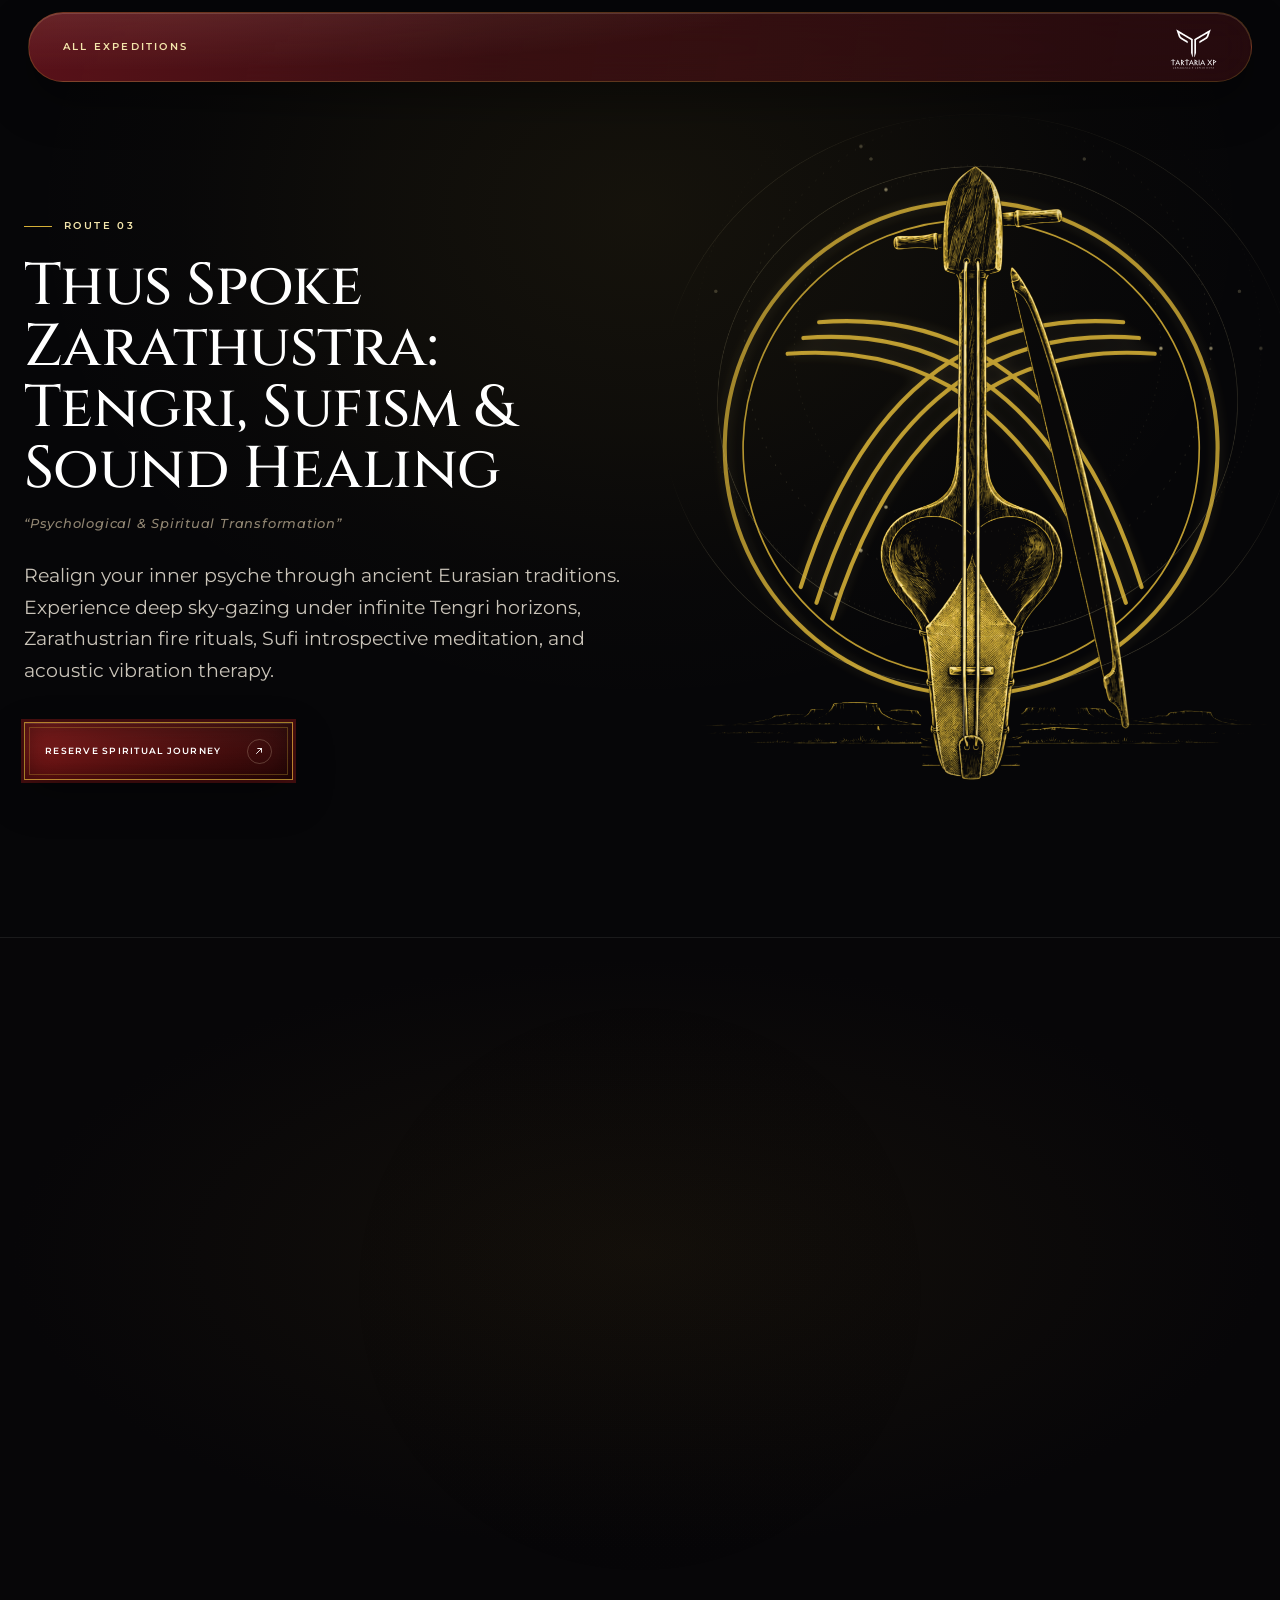
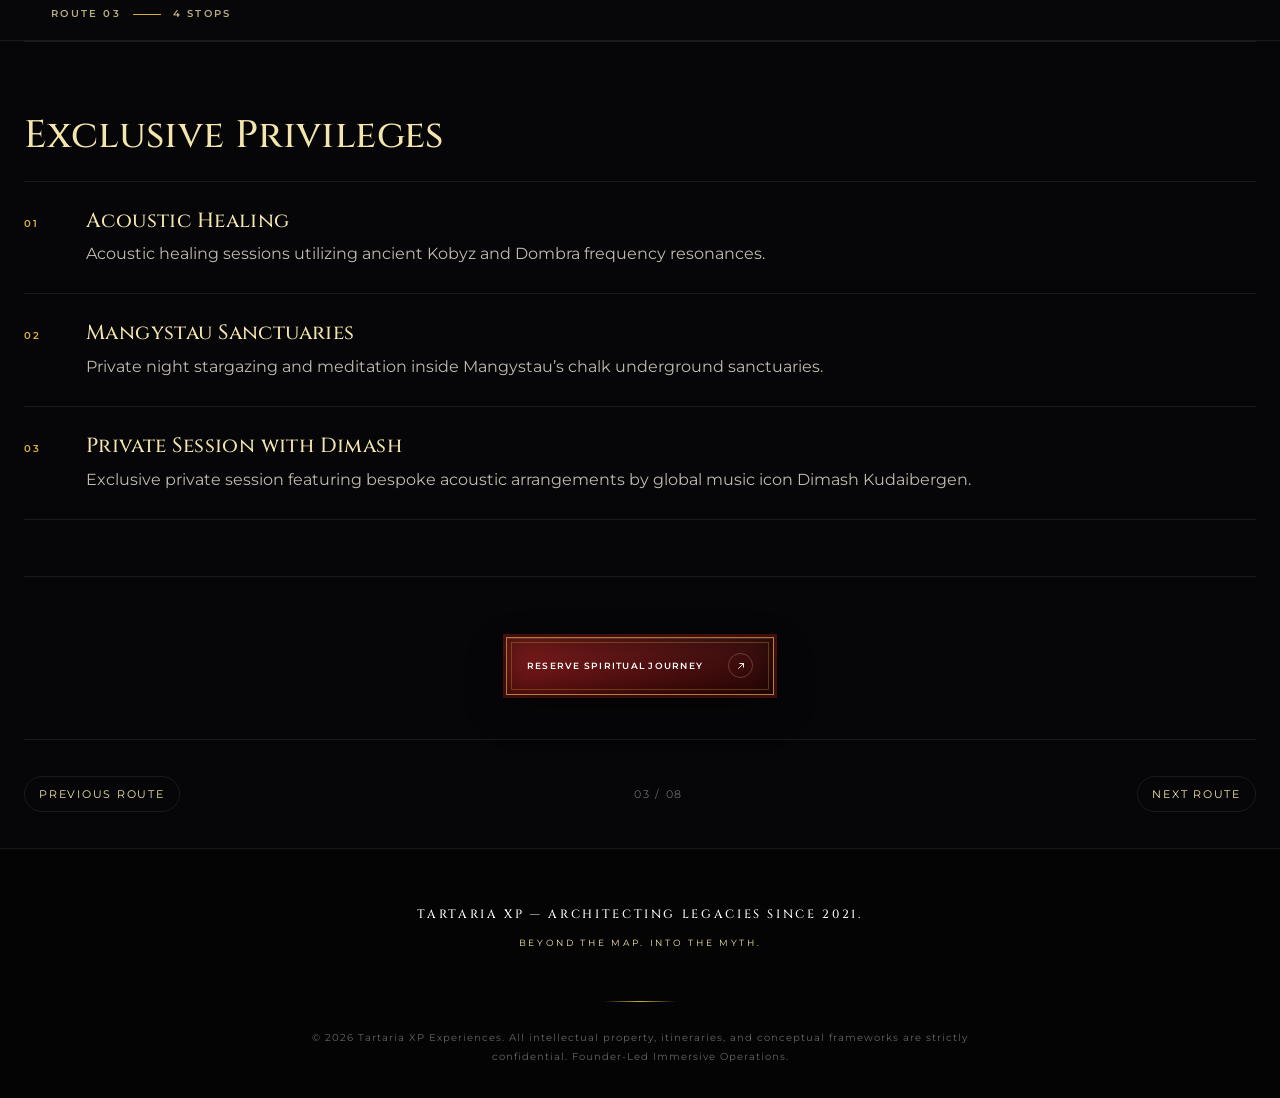
<file: thusspokezarathustra/index.html>
<!DOCTYPE html>
<html lang="en">
<head>
  <meta charset="UTF-8" />
  <meta name="viewport" content="width=device-width, initial-scale=1.0, viewport-fit=cover" />
  <meta name="theme-color" content="#060608" />
  <title>Expedition — Tartaria XP</title>
  <link rel="preconnect" href="https://fonts.googleapis.com" />
  <link rel="preconnect" href="https://fonts.gstatic.com" crossorigin />
  <link href="https://fonts.googleapis.com/css2?family=Cinzel:wght@400;500;600;700&family=Montserrat:wght@400;500;600;700&display=swap" rel="stylesheet" />
    <script>/* pre-hide animated blocks until the scripts have set their start states (prevents the show → hide → animate flash) */
  (function(){try{if(!matchMedia("(prefers-reduced-motion: reduce)").matches){var h=document.documentElement;h.classList.add("txp-prep");setTimeout(function(){h.classList.remove("txp-prep")},4500);}}catch(e){}})();</script>
  <link rel="stylesheet" href="/styles.css?v=20261013e" />
  <link rel="stylesheet" href="/routes.css?v=20261013e" />
  <link rel="stylesheet" href="/luxury.css?v=20261013e" />
  <link rel="stylesheet" href="/art.css?v=20261013e" />
  <link rel="stylesheet" href="/sacred-svg.css?v=20261013e" />
  <link rel="stylesheet" href="/motion.css?v=20261013e" />
  <link rel="stylesheet" href="/mobile.css?v=20261013e" />
</head>
<body class="rt-page">
<svg class="svg-sprite" width="0" height="0" aria-hidden="true" focusable="false">
    <defs>
      <g id="logoArt">
        <g class="lg-icon">
          <path class="lg-wing" fill-rule="evenodd" d="M206.9 82.1 L206.9 83.6 L207.6 85.1 L208.1 87.9 L212.1 99.9 L212.1 100.6 L214.4 107.1 L214.9 107.9 L215.9 111.4 L216.4 112.1 L217.6 115.9 L217.6 116.6 L220.9 125.9 L220.9 126.6 L221.4 127.4 L222.6 131.6 L224.6 136.4 L224.6 137.1 L225.9 140.4 L225.9 141.1 L227.1 144.4 L227.1 145.1 L228.1 147.6 L228.1 148.4 L228.6 149.1 L228.9 150.6 L230.6 154.6 L231.6 157.6 L231.6 158.4 L233.9 164.6 L234.1 166.1 L234.6 166.9 L237.4 175.6 L239.6 181.1 L239.6 181.9 L244.9 197.6 L244.9 198.4 L249.1 210.9 L249.6 211.6 L249.9 213.1 L251.9 219.1 L252.4 219.9 L254.1 225.6 L254.6 226.4 L256.4 231.9 L256.9 232.6 L258.1 237.6 L259.6 241.4 L263.9 254.1 L263.9 254.9 L264.9 257.1 L265.4 259.4 L265.9 260.1 L266.6 262.9 L267.9 265.4 L267.9 265.9 L271.1 272.6 L273.9 277.4 L273.9 277.9 L276.9 284.1 L286.4 298.6 L290.4 303.9 L298.1 312.9 L308.9 323.4 L312.9 326.6 L326.4 335.9 L333.6 339.9 L340.9 344.9 L348.1 348.9 L350.1 350.4 L356.1 353.9 L356.9 354.6 L363.4 358.1 L379.4 368.1 L384.9 370.9 L390.6 374.9 L396.6 378.1 L405.6 383.9 L416.6 390.1 L420.9 393.1 L425.1 395.4 L430.9 399.1 L434.9 401.1 L437.4 402.9 L445.1 407.1 L450.1 410.4 L454.4 413.6 L465.6 419.6 L471.6 423.9 L479.4 428.1 L485.6 432.4 L487.9 433.4 L496.6 438.6 L497.9 439.1 L503.9 443.4 L505.4 444.1 L506.4 444.1 L506.9 443.4 L506.9 438.4 L507.1 438.1 L506.9 392.6 L506.6 392.1 L503.6 389.9 L499.9 387.9 L497.1 385.9 L488.9 381.4 L475.6 372.9 L469.6 369.6 L461.4 364.4 L452.9 359.6 L448.4 356.4 L443.6 353.9 L427.9 344.1 L421.9 340.9 L415.9 336.9 L404.9 330.6 L400.1 327.1 L391.9 322.6 L385.9 318.9 L384.4 317.6 L372.4 310.6 L368.9 308.1 L360.4 303.6 L346.9 294.9 L344.9 293.1 L338.9 288.9 L329.9 279.9 L322.9 271.4 L317.1 262.1 L316.1 259.9 L312.4 253.4 L309.4 245.9 L309.1 244.6 L307.4 240.9 L306.1 237.1 L304.1 229.1 L301.1 222.1 L300.4 219.1 L298.1 212.9 L298.1 212.1 L297.6 211.4 L295.1 203.9 L294.9 202.4 L294.4 201.6 L292.1 195.1 L291.9 193.6 L291.1 192.1 L289.9 187.1 L289.9 185.4 L290.4 184.9 L291.1 184.9 L295.1 186.9 L303.4 191.9 L306.1 193.1 L320.1 201.1 L326.6 205.4 L336.6 210.4 L343.1 214.9 L346.9 216.6 L347.4 217.1 L347.9 217.1 L349.6 218.4 L355.9 221.6 L358.1 223.1 L366.9 227.6 L374.1 232.6 L380.9 236.1 L392.6 243.1 L393.1 243.1 L393.6 243.6 L397.6 245.6 L405.6 250.9 L413.1 254.9 L413.6 255.4 L417.9 257.4 L420.4 259.1 L424.6 261.4 L425.9 262.4 L431.9 265.9 L434.1 266.9 L439.1 270.1 L448.1 274.9 L455.6 279.9 L458.9 281.4 L467.4 286.6 L480.6 293.9 L486.9 298.1 L490.1 299.6 L502.6 307.1 L504.4 307.9 L523.1 319.4 L530.4 323.1 L536.4 327.4 L539.9 329.1 L546.6 333.4 L549.4 334.6 L556.1 338.6 L559.4 340.1 L567.6 345.6 L571.9 347.9 L582.9 354.6 L589.9 358.4 L593.1 360.6 L594.4 361.1 L595.4 362.4 L595.4 375.4 L595.6 375.6 L595.6 402.4 L595.4 402.6 L595.4 414.1 L595.6 414.4 L595.6 423.1 L595.4 423.4 L595.4 435.9 L595.6 436.1 L595.6 468.1 L595.4 468.4 L595.4 554.4 L595.6 554.6 L595.6 562.9 L595.4 563.1 L595.4 577.1 L595.6 577.4 L595.6 613.4 L595.4 613.6 L595.4 625.1 L595.6 625.4 L595.6 637.4 L595.4 637.6 L595.4 640.4 L595.6 640.6 L595.6 673.4 L595.4 673.6 L595.4 691.6 L595.6 691.9 L595.6 699.6 L596.4 702.6 L597.9 706.4 L599.9 712.4 L599.9 713.1 L603.9 724.6 L603.9 725.4 L604.9 727.6 L604.9 728.4 L606.1 731.6 L606.6 734.1 L611.6 747.6 L611.9 749.4 L614.9 758.4 L615.6 761.6 L618.4 769.9 L619.6 772.6 L622.9 782.6 L622.9 783.4 L625.1 789.9 L625.6 790.6 L630.1 804.6 L632.9 807.6 L636.1 810.4 L638.9 812.4 L640.4 812.6 L640.9 811.4 L640.9 805.6 L641.1 805.4 L641.1 788.1 L640.9 787.9 L640.9 776.9 L641.1 776.6 L641.1 775.4 L640.9 775.1 L640.9 695.4 L641.1 695.1 L640.9 694.1 L641.1 693.6 L641.1 687.6 L640.9 687.4 L640.9 544.9 L640.6 544.6 L640.6 539.6 L640.9 539.4 L640.9 337.4 L639.9 336.1 L630.1 330.6 L624.6 326.9 L617.4 323.1 L609.6 318.1 L602.9 314.6 L593.1 308.4 L584.4 303.9 L568.1 293.6 L555.1 286.6 L552.6 284.9 L544.6 280.4 L538.4 276.4 L534.9 274.6 L529.9 271.4 L519.9 265.9 L514.4 262.1 L509.6 259.4 L508.6 259.1 L508.1 258.6 L506.4 257.9 L495.9 251.1 L486.4 245.9 L482.6 243.4 L474.6 239.1 L470.1 236.1 L462.9 232.1 L455.6 227.4 L453.9 226.6 L443.4 220.6 L431.6 213.4 L421.9 208.1 L415.4 203.9 L406.1 198.6 L400.4 194.9 L395.9 192.6 L390.1 188.9 L384.9 186.1 L380.1 183.1 L378.4 182.4 L363.4 173.1 L356.9 169.6 L348.4 164.4 L343.1 161.6 L334.4 155.9 L325.4 151.1 L318.1 146.4 L312.9 143.6 L305.4 138.9 L300.9 136.6 L293.4 131.6 L289.6 129.9 L278.1 122.9 L276.4 122.1 L269.6 117.9 L268.4 117.4 L267.1 116.4 L259.6 112.4 L249.1 105.9 L246.6 104.6 L245.4 103.6 L242.9 102.4 L237.1 98.6 L229.9 94.9 L225.9 92.1 L218.4 87.9 L215.1 85.6 L211.6 83.9 L211.1 83.4 L209.4 82.9 L208.1 82.1Z"/>
          <path class="lg-wing" fill-rule="evenodd" d="M1115.1 81.9 L1114.4 81.9 L1107.9 85.4 L1106.6 86.4 L1101.6 89.4 L1099.9 90.1 L1093.6 94.1 L1091.9 94.9 L1087.6 97.6 L1082.4 100.4 L1078.4 103.1 L1068.4 108.6 L1061.9 112.9 L1052.1 118.1 L1048.4 120.6 L1042.4 123.9 L1037.9 126.9 L1034.4 128.6 L1033.1 129.6 L1030.6 130.9 L1029.4 131.9 L1028.1 132.4 L1019.4 137.9 L1015.4 139.9 L1007.9 144.6 L1001.4 148.1 L996.1 151.6 L986.6 156.9 L980.6 160.9 L974.9 163.9 L959.9 172.9 L955.4 175.1 L948.4 179.9 L937.9 185.9 L936.1 186.6 L931.6 189.6 L921.4 195.4 L915.6 199.1 L905.4 204.9 L901.4 207.6 L893.6 211.9 L879.6 220.4 L873.4 223.6 L868.4 227.1 L858.4 232.6 L849.6 238.1 L842.1 242.1 L830.4 249.4 L826.9 251.1 L820.9 255.4 L809.4 261.4 L805.4 264.1 L797.9 268.1 L788.9 273.9 L777.9 279.9 L770.1 284.9 L759.4 290.6 L749.9 296.6 L744.4 299.6 L739.6 302.9 L729.4 308.4 L724.9 311.4 L719.6 314.1 L718.4 315.1 L712.1 318.6 L708.4 321.1 L703.4 323.6 L699.1 326.4 L696.1 327.9 L689.9 332.1 L682.4 336.1 L681.4 337.1 L681.1 337.9 L681.1 405.1 L681.4 405.4 L681.4 430.6 L681.1 430.9 L681.1 465.6 L681.4 465.9 L681.4 481.6 L681.1 481.9 L681.1 548.4 L681.4 548.6 L681.4 560.9 L681.1 561.1 L681.1 590.9 L681.4 591.1 L681.4 619.6 L681.1 619.9 L681.1 634.6 L681.4 634.9 L681.4 642.1 L681.1 642.4 L681.1 650.1 L681.4 650.4 L681.4 667.4 L681.1 667.6 L681.1 733.6 L681.4 733.9 L681.4 736.4 L681.1 736.6 L681.1 804.1 L681.4 804.4 L681.4 811.1 L681.6 811.4 L681.4 812.1 L681.9 813.1 L683.1 812.9 L686.1 810.1 L690.4 806.9 L692.4 804.9 L694.4 798.4 L694.4 797.6 L695.1 795.9 L695.4 794.1 L697.9 786.9 L697.9 786.1 L700.6 778.1 L701.1 777.4 L702.4 772.9 L703.6 770.1 L704.9 765.6 L705.6 764.1 L705.6 763.4 L707.1 759.4 L707.1 758.6 L708.4 755.4 L708.4 754.6 L709.6 751.6 L709.6 750.9 L712.4 742.9 L712.4 742.1 L712.9 741.4 L713.4 739.1 L718.6 723.4 L719.1 722.6 L720.6 717.4 L721.4 715.9 L721.4 715.1 L725.6 702.9 L725.9 701.1 L726.6 699.1 L726.6 657.9 L726.4 657.6 L726.4 653.4 L726.6 653.1 L726.6 638.4 L726.4 638.1 L726.4 618.6 L726.6 618.4 L726.6 589.6 L726.4 589.4 L726.4 573.9 L726.6 573.6 L726.6 527.4 L726.4 527.1 L726.4 519.1 L726.6 518.9 L726.6 407.1 L726.4 406.9 L726.4 401.9 L726.6 401.6 L726.6 364.6 L726.9 364.4 L726.9 362.4 L728.1 361.1 L732.1 358.9 L736.1 356.1 L749.4 348.6 L758.4 342.9 L773.1 334.6 L774.4 333.6 L776.1 332.9 L778.6 331.1 L787.1 326.4 L791.9 323.1 L800.1 318.9 L808.4 313.6 L819.9 307.1 L823.1 304.9 L836.4 297.6 L842.9 293.1 L852.6 288.1 L859.4 283.9 L862.9 282.1 L873.4 275.4 L885.1 269.4 L904.4 257.4 L909.6 254.9 L910.1 254.4 L916.9 250.9 L917.6 250.1 L922.9 246.9 L924.1 246.4 L925.9 245.1 L926.4 245.1 L927.6 244.1 L928.6 243.9 L938.9 237.6 L944.6 234.6 L954.1 228.6 L957.6 226.9 L959.9 225.4 L965.1 222.9 L969.6 219.9 L976.9 215.9 L986.1 210.1 L988.9 208.9 L995.1 205.1 L997.4 204.1 L1003.6 200.1 L1015.9 193.1 L1019.9 191.1 L1026.6 186.9 L1030.1 185.1 L1032.1 184.9 L1032.4 185.1 L1032.4 186.9 L1031.9 188.1 L1031.6 190.1 L1030.1 193.9 L1029.9 195.4 L1029.1 196.9 L1028.9 198.4 L1026.9 203.4 L1025.6 207.6 L1025.1 208.4 L1024.9 209.9 L1024.1 211.4 L1023.9 212.9 L1022.9 215.4 L1022.9 216.1 L1022.1 217.6 L1020.4 223.6 L1019.1 226.4 L1016.9 233.1 L1016.9 233.9 L1015.9 236.4 L1015.1 239.4 L1013.1 243.9 L1012.9 245.1 L1011.9 247.1 L1011.6 248.4 L1009.6 253.4 L1007.6 257.4 L1003.1 264.6 L1002.4 266.4 L998.1 272.6 L991.1 281.1 L984.4 287.9 L975.6 294.9 L969.1 298.6 L963.9 302.4 L962.6 302.9 L957.6 306.1 L954.1 307.9 L948.6 311.9 L946.4 312.9 L942.1 315.6 L940.9 316.1 L932.6 321.4 L921.6 327.6 L917.4 330.6 L914.9 331.9 L909.4 335.4 L907.6 336.1 L893.6 344.9 L888.9 347.4 L882.4 351.9 L873.9 356.4 L867.4 360.9 L861.4 364.1 L852.4 369.9 L848.4 371.9 L842.4 375.9 L841.1 376.4 L839.1 377.9 L834.9 380.1 L831.1 382.6 L824.6 386.1 L823.4 387.1 L817.6 390.4 L815.1 392.4 L815.1 394.1 L814.9 394.4 L814.9 414.6 L815.1 414.9 L814.9 415.4 L814.9 443.1 L815.4 444.1 L816.6 444.1 L818.6 443.1 L826.4 437.9 L837.1 431.9 L839.9 429.9 L844.4 427.4 L852.1 422.4 L860.4 417.9 L862.4 416.4 L863.6 415.9 L870.1 411.9 L870.9 411.1 L875.6 408.1 L883.6 403.6 L890.4 399.4 L896.9 395.9 L906.9 389.4 L908.1 388.9 L913.1 385.6 L914.9 384.9 L919.1 382.1 L921.6 380.9 L927.6 376.9 L934.6 372.9 L937.4 370.9 L944.6 367.1 L955.4 360.1 L964.6 354.9 L976.6 347.4 L982.1 344.4 L985.6 341.9 L995.9 335.9 L1002.1 331.6 L1012.1 323.9 L1017.9 318.9 L1023.9 312.9 L1029.4 306.6 L1037.4 295.9 L1041.1 289.9 L1044.1 285.9 L1045.1 283.6 L1046.9 280.9 L1046.9 280.4 L1048.9 276.6 L1048.9 276.1 L1050.9 272.4 L1050.9 271.9 L1053.1 267.6 L1053.1 267.1 L1055.1 263.1 L1056.4 259.4 L1056.9 258.6 L1059.4 250.6 L1060.1 249.1 L1060.4 247.6 L1061.1 246.1 L1061.4 244.6 L1061.9 243.9 L1062.1 242.4 L1062.6 241.6 L1064.1 237.1 L1064.1 236.4 L1066.9 228.4 L1067.1 226.9 L1068.1 224.6 L1068.1 223.9 L1069.1 221.6 L1069.1 220.9 L1069.6 220.1 L1071.1 215.1 L1072.9 210.9 L1073.1 209.4 L1074.1 207.4 L1075.1 204.4 L1075.1 203.6 L1076.1 201.6 L1076.1 200.9 L1078.1 195.4 L1078.1 194.6 L1080.1 189.1 L1080.1 188.4 L1080.9 186.9 L1081.1 185.4 L1081.9 183.9 L1083.1 180.1 L1083.1 179.4 L1083.9 177.9 L1084.4 175.6 L1084.9 174.9 L1085.1 173.4 L1085.9 171.9 L1086.1 170.4 L1088.4 164.4 L1088.4 163.6 L1091.1 157.1 L1091.4 155.6 L1092.4 153.1 L1092.6 151.4 L1094.4 146.6 L1094.4 145.9 L1095.1 144.4 L1095.1 143.6 L1096.4 140.4 L1096.4 139.6 L1096.9 138.9 L1098.1 134.9 L1098.9 133.6 L1100.9 127.1 L1100.9 126.4 L1105.4 113.1 L1106.4 111.1 L1107.1 108.1 L1110.4 98.6 L1110.4 97.9 L1111.9 93.4 L1112.4 92.6 L1112.6 91.1 L1113.4 89.6 L1114.1 86.1 L1115.4 83.1 L1115.4 82.1Z"/>
        </g>
        <g class="lg-word">
          <path fill-rule="evenodd" d="M133.4 876.9 L129.4 876.9 L129.1 876.6 L128.1 876.6 L127.9 876.9 L111.9 876.9 L110.9 877.1 L108.1 878.9 L105.4 881.1 L92.9 889.1 L89.1 892.1 L82.4 896.6 L78.9 899.4 L72.9 903.1 L69.1 906.1 L65.9 908.1 L60.4 912.4 L54.4 916.4 L53.4 917.6 L53.6 918.9 L54.6 919.6 L59.6 918.1 L62.1 916.9 L63.4 916.6 L65.4 915.6 L71.1 913.6 L76.6 911.1 L77.9 910.9 L81.9 908.9 L90.1 905.6 L94.6 903.4 L103.4 900.1 L108.9 897.4 L110.9 896.9 L111.6 897.6 L111.6 898.9 L111.9 899.1 L111.9 972.9 L111.6 973.1 L111.9 994.6 L111.6 994.9 L111.6 1024.6 L111.9 1025.6 L112.4 1026.1 L113.4 1026.4 L129.4 1026.4 L129.6 1026.1 L131.6 1025.9 L132.1 1024.9 L132.1 989.9 L132.4 989.6 L132.4 980.1 L132.1 979.9 L132.4 939.9 L132.1 939.6 L132.1 934.1 L132.4 933.9 L132.4 899.1 L132.6 898.9 L132.6 897.1 L133.1 896.6 L134.9 896.9 L140.9 899.6 L148.9 902.4 L157.4 906.1 L159.1 906.6 L164.6 909.4 L168.4 910.9 L171.1 911.6 L177.4 914.4 L179.9 915.1 L181.9 916.1 L185.4 917.1 L186.1 917.6 L190.9 918.9 L191.9 918.6 L192.4 918.1 L192.1 916.9 L190.1 915.1 L179.6 908.1 L174.9 904.4 L168.1 900.4 L161.4 895.4 L154.1 890.6 L151.4 888.4 L147.9 886.1 L146.6 885.6 L135.9 878.1Z"/>
          <path fill-rule="evenodd" d="M245.6 879.6 L245.1 879.6 L244.4 880.6 L242.9 883.6 L242.9 884.1 L241.1 887.1 L241.1 887.6 L237.9 893.9 L237.9 894.4 L231.6 907.1 L231.6 907.6 L227.6 915.9 L227.6 916.4 L225.6 919.9 L225.6 920.4 L223.6 924.1 L222.9 926.4 L219.1 933.9 L218.1 936.9 L214.6 944.1 L214.6 944.6 L210.6 952.1 L207.6 959.9 L202.9 969.1 L202.9 969.6 L201.1 973.1 L199.6 977.1 L195.4 984.6 L192.9 991.1 L188.6 999.4 L188.6 999.9 L187.9 1001.1 L186.4 1005.1 L184.9 1007.9 L184.9 1008.4 L184.4 1008.9 L184.4 1009.4 L183.1 1011.9 L181.6 1014.1 L179.9 1017.6 L176.9 1025.1 L177.4 1026.1 L178.1 1026.4 L181.1 1026.4 L181.4 1026.6 L192.1 1026.6 L192.4 1026.4 L194.1 1026.4 L195.4 1025.9 L196.1 1024.9 L198.1 1020.6 L198.1 1020.1 L204.1 1008.6 L204.1 1008.1 L206.1 1004.4 L207.9 999.9 L210.1 995.4 L211.4 994.4 L217.6 990.9 L218.4 990.1 L223.4 987.4 L228.1 984.1 L232.9 981.6 L234.6 980.4 L244.6 975.4 L246.1 975.6 L246.6 976.1 L251.4 978.4 L253.6 979.9 L260.4 983.4 L271.9 990.9 L277.1 993.9 L278.9 995.4 L281.1 1000.1 L281.9 1002.4 L284.6 1007.9 L284.6 1008.4 L285.9 1010.6 L285.9 1011.1 L287.1 1013.4 L287.1 1013.9 L289.1 1017.6 L290.9 1022.1 L292.6 1025.6 L293.1 1026.1 L293.9 1026.4 L306.6 1026.4 L306.9 1026.1 L310.6 1026.1 L311.6 1025.6 L311.6 1024.4 L305.1 1010.6 L305.1 1010.1 L302.4 1004.4 L302.4 1003.9 L296.9 992.9 L296.9 992.4 L295.9 990.6 L295.9 990.1 L293.1 984.4 L293.1 983.9 L290.4 978.9 L287.1 970.6 L285.9 968.4 L285.9 967.9 L285.4 967.4 L285.4 966.9 L282.1 960.4 L282.1 959.9 L278.9 953.1 L278.9 952.6 L275.6 946.1 L271.9 936.1 L267.9 928.6 L264.9 921.1 L259.1 909.1 L255.1 899.1 L253.9 896.9 L253.6 895.9 L253.1 895.4 L252.1 892.6 L247.9 884.1 L247.9 883.6ZM245.1 921.1 L246.6 923.1 L246.9 924.1 L251.1 932.4 L251.1 932.9 L252.9 936.1 L254.1 939.4 L254.6 939.9 L254.6 940.4 L255.9 942.6 L260.1 953.4 L267.6 969.1 L268.1 971.1 L268.6 971.9 L269.1 974.9 L268.1 975.1 L264.1 973.1 L258.9 969.9 L256.6 968.1 L250.4 964.9 L247.6 963.1 L245.6 962.1 L243.9 962.1 L243.4 962.6 L240.9 963.6 L240.4 964.1 L233.1 967.9 L223.9 973.9 L221.1 975.1 L220.1 975.1 L219.9 974.9 L219.9 973.9 L221.1 970.1 L223.6 965.4 L223.6 964.9 L228.6 954.4 L229.6 951.6 L232.9 945.4 L232.9 944.9 L234.1 942.6 L235.9 938.1 L240.1 930.1 L240.1 929.6 L242.1 925.9 L242.4 924.9 L242.9 924.4 L243.6 922.6Z"/>
          <path fill-rule="evenodd" d="M331.6 877.4 L330.9 878.6 L330.9 969.4 L330.6 969.6 L330.9 970.6 L330.9 997.1 L330.6 997.4 L330.6 1023.1 L330.9 1023.4 L330.9 1025.4 L331.6 1026.1 L332.6 1026.1 L332.9 1026.4 L343.4 1026.4 L343.6 1026.1 L348.1 1026.1 L349.4 1024.9 L349.4 996.6 L349.1 996.4 L349.4 977.9 L349.9 976.4 L350.6 975.6 L354.1 973.1 L355.1 972.9 L356.9 974.4 L359.9 978.4 L362.6 981.1 L368.6 988.6 L370.9 991.9 L374.9 996.6 L376.1 998.6 L380.6 1004.4 L386.1 1010.9 L391.9 1018.6 L394.6 1021.6 L397.9 1025.9 L399.1 1026.4 L418.4 1026.4 L418.6 1026.1 L419.9 1026.1 L420.4 1025.6 L420.4 1024.9 L418.1 1021.4 L409.1 1010.9 L407.4 1008.4 L405.1 1005.9 L400.9 999.9 L395.6 993.9 L392.4 989.4 L378.9 972.9 L375.6 968.4 L371.9 964.4 L370.1 961.4 L370.1 960.6 L372.1 958.1 L381.1 950.9 L384.1 948.9 L403.4 932.9 L408.4 929.1 L410.1 927.4 L410.4 926.9 L410.1 926.4 L407.4 923.9 L402.1 919.9 L397.1 916.6 L394.1 915.1 L380.6 905.4 L372.6 900.6 L367.6 896.9 L356.4 890.1 L351.9 886.6 L343.6 882.1 L339.9 879.4 L335.4 877.1 L332.4 877.1ZM350.4 905.4 L350.9 905.4 L353.9 906.9 L365.4 914.4 L370.4 917.1 L373.6 919.6 L381.4 924.6 L384.6 927.4 L384.6 928.1 L382.1 930.4 L374.1 936.1 L368.4 941.1 L364.4 943.9 L361.9 946.1 L351.1 953.9 L350.4 953.9 L349.9 953.4 L349.6 952.6 L349.6 950.1 L349.4 949.9 L349.4 910.4 L349.6 910.1 L349.6 907.1Z"/>
          <path fill-rule="evenodd" d="M476.1 876.6 L473.9 877.6 L471.6 879.1 L466.1 883.4 L459.9 887.1 L447.6 896.1 L443.1 898.9 L442.4 899.6 L435.9 903.9 L434.1 905.4 L429.4 908.4 L426.6 910.6 L420.1 915.1 L418.1 917.1 L418.1 918.1 L418.4 918.6 L419.6 918.9 L423.9 917.6 L426.6 916.4 L432.1 914.6 L440.1 910.9 L441.4 910.6 L442.6 909.9 L443.9 909.6 L448.9 907.6 L455.1 904.6 L462.6 901.9 L466.6 899.9 L470.9 898.4 L473.4 897.1 L474.9 896.6 L475.6 896.6 L476.1 897.1 L476.4 900.1 L476.6 900.4 L476.6 1024.1 L476.9 1024.4 L476.9 1025.4 L477.9 1026.1 L480.4 1026.1 L480.6 1026.4 L493.9 1026.4 L494.1 1026.1 L495.9 1026.1 L496.4 1025.9 L496.9 1024.6 L496.9 1003.4 L497.1 1003.1 L497.1 994.9 L496.9 994.6 L496.9 958.1 L497.1 957.9 L496.9 910.1 L497.1 909.9 L497.1 898.6 L497.4 898.4 L497.4 897.4 L497.9 896.9 L498.6 896.9 L502.6 898.1 L503.4 898.6 L513.1 902.1 L520.6 905.9 L526.1 907.6 L527.9 908.6 L529.9 909.1 L534.6 911.4 L535.9 911.6 L537.9 912.6 L539.1 912.9 L539.9 913.4 L541.1 913.6 L543.1 914.6 L549.9 916.9 L553.4 918.4 L556.6 918.6 L557.1 918.1 L557.1 917.1 L550.9 912.1 L547.4 909.9 L539.4 903.9 L526.6 895.6 L521.9 892.1 L517.1 889.1 L513.6 886.4 L506.6 882.4 L499.4 877.4 L497.1 876.6Z"/>
          <path fill-rule="evenodd" d="M604.9 879.6 L604.1 879.6 L603.6 880.1 L599.4 887.9 L595.4 898.1 L592.4 903.9 L592.4 904.4 L591.1 906.6 L591.1 907.1 L590.1 908.9 L588.1 913.9 L581.1 927.9 L580.1 930.6 L573.9 943.6 L572.1 948.1 L569.1 953.9 L569.1 954.4 L566.9 958.6 L565.1 963.1 L561.9 969.4 L561.9 969.9 L558.4 976.9 L558.4 977.4 L556.1 981.9 L556.1 982.4 L553.9 986.6 L553.9 987.1 L552.9 988.9 L552.9 989.4 L551.9 991.1 L549.9 996.1 L540.1 1015.9 L538.9 1019.1 L537.9 1020.6 L537.9 1021.1 L536.1 1024.6 L536.1 1025.6 L536.6 1026.1 L538.1 1026.1 L538.4 1026.4 L553.6 1026.4 L554.9 1025.9 L562.1 1011.1 L564.1 1006.1 L567.4 999.9 L567.4 999.4 L568.9 996.6 L569.1 995.6 L570.4 994.4 L576.4 991.1 L585.1 985.4 L595.6 979.9 L599.4 977.4 L603.1 975.4 L604.1 975.4 L609.9 978.9 L617.6 982.9 L625.9 987.9 L631.1 991.6 L635.9 994.1 L637.4 995.6 L639.9 1000.9 L639.9 1001.4 L642.9 1007.1 L644.9 1012.1 L646.9 1015.9 L649.4 1022.6 L651.4 1026.1 L652.1 1026.4 L668.1 1026.4 L668.4 1026.1 L669.6 1026.1 L670.1 1025.6 L670.1 1024.4 L669.1 1022.6 L667.9 1019.1 L663.1 1010.1 L659.1 999.9 L655.1 992.1 L655.1 991.6 L654.1 989.9 L654.1 989.4 L650.9 982.4 L650.9 981.9 L649.6 979.6 L648.9 977.4 L645.9 971.6 L645.6 970.4 L641.1 960.9 L637.9 952.6 L631.9 940.1 L629.9 934.6 L628.9 932.9 L628.6 931.6 L626.9 928.1 L626.1 925.9 L623.6 921.1 L621.4 915.4 L613.4 898.4 L612.6 895.9 L610.6 890.9 L608.6 886.9 L608.6 886.4 L607.1 883.4 L606.1 882.1 L605.4 880.1ZM603.6 920.6 L604.1 920.6 L604.6 921.1 L605.6 922.9 L605.6 923.4 L608.4 928.9 L608.4 929.4 L611.4 935.1 L612.6 938.9 L615.4 944.6 L615.4 945.1 L618.9 951.9 L621.6 959.1 L626.9 969.9 L628.4 974.4 L628.4 975.4 L628.1 975.6 L627.1 975.6 L623.6 973.9 L617.6 969.9 L612.4 966.9 L608.9 964.4 L604.1 962.1 L602.4 962.4 L598.9 964.1 L588.4 970.6 L581.1 974.6 L579.9 974.9 L579.4 974.4 L579.4 973.1 L580.6 969.4 L585.9 958.4 L588.6 951.4 L594.1 940.9 L597.1 933.1 L599.9 927.9 L601.6 923.4 L602.6 921.6Z"/>
          <path fill-rule="evenodd" d="M689.6 877.6 L689.4 879.6 L689.1 879.9 L689.1 961.6 L688.9 961.9 L688.9 971.6 L689.1 971.9 L688.9 999.9 L689.1 1000.1 L689.1 1023.9 L689.4 1024.1 L689.4 1025.6 L690.4 1026.4 L692.4 1026.4 L692.6 1026.6 L706.6 1026.6 L707.9 1025.9 L707.9 1024.4 L708.1 1024.1 L708.1 1016.9 L707.9 1016.6 L707.9 1003.4 L708.1 1003.1 L708.1 999.4 L707.9 999.1 L707.9 986.4 L708.1 986.1 L708.1 977.4 L708.4 976.6 L711.6 973.9 L712.9 973.1 L713.9 973.1 L714.9 973.9 L723.4 983.6 L729.1 991.4 L737.4 1000.9 L744.1 1010.1 L750.6 1017.6 L752.1 1019.9 L757.1 1025.9 L758.1 1026.4 L762.1 1026.4 L762.4 1026.6 L770.9 1026.6 L771.1 1026.4 L778.6 1026.4 L779.4 1026.1 L779.9 1025.6 L779.9 1025.1 L779.1 1023.9 L775.6 1019.9 L771.9 1014.6 L764.9 1006.4 L759.9 999.6 L755.1 994.4 L751.4 989.4 L742.4 978.6 L738.1 972.9 L730.6 964.1 L728.6 961.1 L728.6 960.4 L735.6 954.1 L742.9 948.4 L745.4 946.9 L751.4 942.4 L759.9 934.9 L768.9 927.9 L769.1 926.4 L766.4 923.9 L759.9 919.1 L757.1 917.6 L753.4 914.9 L745.1 909.9 L736.9 903.9 L731.4 900.9 L719.6 892.9 L714.4 889.9 L703.4 882.1 L694.9 877.4 L690.1 877.4ZM709.4 905.4 L712.9 907.1 L724.1 914.6 L733.6 920.1 L740.6 924.9 L742.9 927.1 L742.6 928.6 L739.9 931.4 L728.6 939.6 L719.1 947.1 L709.6 953.9 L708.6 952.9 L708.4 949.1 L708.1 948.9 L708.1 908.9 L708.4 908.6 L708.6 906.1Z"/>
          <path fill-rule="evenodd" d="M799.1 878.9 L798.1 879.6 L798.1 880.9 L797.9 881.1 L797.9 1025.1 L798.1 1025.9 L799.1 1026.4 L815.6 1026.4 L816.6 1025.6 L816.6 955.9 L816.9 955.6 L816.9 939.9 L816.6 939.6 L816.6 890.1 L816.9 889.9 L816.9 884.4 L816.6 884.1 L816.6 880.9 L816.1 879.4 L815.4 878.9 L810.4 878.9 L810.1 878.6Z"/>
          <path fill-rule="evenodd" d="M902.6 879.9 L902.1 880.1 L898.1 888.1 L898.1 888.6 L897.1 890.4 L894.9 896.1 L889.6 905.9 L889.6 906.4 L888.4 908.6 L884.9 917.4 L881.9 923.1 L881.9 923.6 L880.6 925.9 L878.6 930.9 L877.9 931.9 L877.6 932.9 L877.1 933.4 L873.6 940.4 L870.6 947.9 L867.9 953.1 L867.9 953.6 L866.9 955.4 L863.9 962.9 L863.1 963.9 L859.6 970.9 L859.6 971.4 L857.1 976.4 L855.6 980.4 L851.4 989.1 L850.6 991.4 L846.6 999.1 L845.4 1002.4 L838.6 1016.4 L838.6 1016.9 L835.4 1023.6 L835.4 1024.1 L834.6 1025.1 L834.6 1025.9 L835.4 1026.4 L839.1 1026.6 L839.4 1026.9 L848.4 1026.9 L848.6 1027.1 L850.9 1027.1 L851.1 1026.9 L852.9 1026.9 L853.4 1026.6 L854.1 1025.6 L855.1 1022.6 L860.9 1010.6 L863.4 1004.4 L867.6 996.1 L870.1 994.1 L883.9 986.1 L888.1 983.1 L898.1 977.9 L898.6 977.4 L902.1 975.9 L905.6 977.4 L907.9 978.9 L914.4 982.1 L915.6 983.1 L917.6 984.1 L923.1 988.1 L931.6 992.9 L935.9 996.1 L938.1 1000.1 L940.9 1007.1 L942.6 1010.4 L943.1 1012.1 L945.1 1015.9 L945.1 1016.4 L949.9 1026.4 L951.6 1026.9 L966.9 1026.9 L967.1 1026.6 L968.1 1026.6 L968.6 1026.1 L968.6 1025.1 L966.1 1018.9 L961.4 1009.6 L960.6 1007.4 L956.1 998.1 L956.1 997.6 L953.4 991.9 L953.4 991.4 L951.4 987.6 L948.9 981.1 L945.9 975.4 L945.9 974.9 L943.1 969.1 L943.1 968.6 L938.1 958.4 L938.1 957.9 L934.1 949.4 L931.1 941.9 L929.9 939.6 L927.9 934.6 L927.4 934.1 L927.1 933.1 L925.1 929.4 L922.1 921.9 L918.9 915.1 L916.9 909.6 L914.1 903.9 L914.1 903.4 L910.9 897.4 L910.9 896.9 L908.9 892.9 L908.6 891.6 L906.9 887.9 L906.9 887.4 L905.6 885.1 L905.6 884.6 L904.1 882.1 L903.6 880.6ZM902.6 921.9 L903.6 923.1 L904.9 925.6 L905.9 928.9 L909.1 935.1 L909.6 935.6 L912.6 943.1 L916.9 951.9 L919.1 957.9 L920.6 960.6 L921.1 962.4 L924.9 969.6 L926.6 975.1 L926.1 975.9 L925.4 975.9 L907.6 965.1 L903.1 962.9 L901.6 962.6 L898.1 964.1 L896.1 965.6 L890.1 968.9 L882.6 973.9 L877.6 976.4 L877.1 976.4 L876.9 976.1 L876.9 975.1 L878.9 969.6 L883.6 960.4 L883.6 959.9 L885.9 955.4 L887.9 950.1 L892.1 941.9 L892.1 941.4 L894.6 936.4 L894.6 935.9 L898.1 929.4 L898.1 928.9 L900.1 925.1 L900.1 924.6 L901.1 922.9 L902.1 921.9Z"/>
          <path fill-rule="evenodd" d="M1024.6 879.4 L1024.4 880.1 L1024.9 881.1 L1030.4 887.9 L1035.9 896.6 L1042.4 904.6 L1050.1 915.9 L1052.6 918.9 L1059.1 928.1 L1062.9 932.9 L1066.4 938.4 L1070.9 944.1 L1076.6 952.6 L1075.9 954.1 L1067.4 966.1 L1066.4 967.1 L1057.6 979.1 L1051.4 986.9 L1046.6 994.4 L1041.9 1000.1 L1032.6 1013.9 L1023.9 1025.4 L1024.1 1026.6 L1024.9 1026.9 L1032.1 1026.9 L1032.4 1027.1 L1042.4 1027.1 L1042.6 1026.9 L1045.6 1026.9 L1046.1 1026.6 L1049.1 1021.9 L1050.6 1020.1 L1054.1 1014.9 L1057.9 1010.4 L1061.9 1004.9 L1065.6 998.9 L1068.9 994.9 L1073.1 988.4 L1077.9 982.4 L1085.4 971.9 L1088.6 968.6 L1089.6 969.4 L1093.4 974.9 L1099.6 982.9 L1107.4 993.9 L1111.6 999.1 L1115.4 1005.1 L1123.6 1015.9 L1128.4 1022.9 L1131.4 1026.6 L1131.9 1026.9 L1151.9 1026.9 L1152.9 1026.6 L1153.4 1026.1 L1153.4 1025.1 L1152.4 1024.1 L1146.4 1015.4 L1143.1 1011.6 L1136.1 1001.4 L1131.1 995.1 L1126.4 987.6 L1123.6 983.9 L1121.4 981.4 L1117.9 976.1 L1114.6 972.1 L1109.9 964.9 L1102.4 955.1 L1100.9 952.4 L1103.4 948.6 L1108.1 942.6 L1113.6 933.9 L1117.1 929.9 L1121.4 923.6 L1123.9 920.6 L1136.1 903.4 L1142.4 895.6 L1151.4 882.4 L1153.1 880.4 L1153.1 879.6 L1152.1 879.1 L1148.1 879.1 L1147.9 878.9 L1134.4 878.9 L1134.1 879.1 L1132.1 879.1 L1131.6 879.4 L1129.1 882.4 L1127.6 884.9 L1125.1 887.9 L1118.6 897.1 L1114.4 902.4 L1109.1 910.1 L1100.1 921.4 L1093.6 931.1 L1090.4 934.9 L1088.9 935.9 L1085.9 933.1 L1080.1 925.1 L1077.9 921.4 L1068.1 908.9 L1064.4 903.1 L1060.4 898.4 L1053.9 888.9 L1046.6 879.6 L1045.1 878.9 L1027.1 878.9 L1026.9 879.1 L1025.1 879.1Z"/>
          <path fill-rule="evenodd" d="M1175.4 879.1 L1174.6 880.1 L1174.6 925.4 L1174.4 925.6 L1174.6 1025.9 L1175.6 1026.9 L1191.1 1027.1 L1191.4 1026.9 L1192.4 1026.9 L1193.1 1026.1 L1193.4 980.6 L1194.1 978.9 L1197.6 976.1 L1204.1 971.9 L1210.6 966.6 L1222.6 959.1 L1227.1 955.4 L1231.6 952.1 L1240.6 946.4 L1250.9 938.9 L1261.1 931.9 L1263.6 929.9 L1263.6 928.9 L1254.1 922.1 L1241.6 914.6 L1230.9 907.6 L1228.4 906.4 L1223.1 902.6 L1216.6 899.4 L1205.9 892.4 L1196.6 886.9 L1193.9 885.6 L1192.1 884.4 L1189.1 882.9 L1186.1 880.9 L1182.4 879.1ZM1194.4 904.9 L1196.1 905.1 L1201.9 908.1 L1207.4 911.4 L1211.4 914.1 L1219.6 918.4 L1231.1 926.1 L1232.4 926.6 L1235.4 928.6 L1236.1 929.6 L1234.1 931.9 L1228.4 935.6 L1222.9 939.9 L1216.9 943.6 L1215.9 944.6 L1212.6 946.6 L1208.1 950.1 L1206.6 950.9 L1199.4 956.1 L1194.9 958.9 L1193.9 957.9 L1193.6 948.9 L1193.4 948.6 L1193.6 908.9 L1193.9 908.6 L1193.9 905.6Z"/>
        </g>
        <g class="lg-tag">
          <path fill-rule="evenodd" d="M125.6 1076.4 L125.4 1077.4 L127.1 1078.4 L128.1 1079.4 L128.4 1080.1 L128.4 1104.6 L128.1 1104.9 L127.9 1107.1 L126.9 1108.1 L125.4 1108.6 L124.9 1109.1 L125.1 1109.9 L125.9 1110.1 L126.9 1109.9 L137.1 1109.9 L137.4 1110.1 L140.4 1110.1 L140.6 1109.9 L149.6 1109.9 L150.1 1109.6 L150.9 1108.1 L151.4 1104.6 L151.6 1104.4 L151.6 1102.9 L150.9 1102.1 L150.1 1102.4 L148.9 1105.1 L147.1 1106.6 L145.6 1107.4 L142.4 1107.6 L142.1 1107.9 L137.4 1107.9 L136.1 1107.4 L134.9 1106.1 L134.9 1103.6 L134.6 1103.4 L134.6 1095.1 L134.9 1094.4 L135.6 1093.6 L142.9 1093.6 L144.4 1094.9 L145.1 1096.6 L145.9 1097.4 L146.9 1097.1 L146.4 1088.6 L145.9 1088.1 L145.4 1088.1 L144.9 1088.6 L144.4 1090.1 L143.4 1091.1 L142.4 1091.4 L137.1 1091.4 L136.9 1091.1 L135.6 1091.1 L134.9 1090.4 L134.6 1089.4 L134.6 1079.4 L135.9 1078.4 L143.1 1078.4 L143.4 1078.6 L144.6 1078.6 L146.6 1079.9 L147.4 1080.9 L147.9 1082.4 L148.4 1082.9 L148.9 1082.9 L149.1 1082.6 L149.1 1077.4 L148.9 1076.9 L148.1 1076.4Z"/>
          <path fill-rule="evenodd" d="M171.1 1076.4 L170.6 1076.9 L170.6 1077.4 L171.6 1078.1 L172.9 1078.4 L175.6 1081.1 L177.1 1083.1 L180.9 1089.6 L183.4 1092.9 L183.6 1094.4 L175.6 1105.9 L173.6 1107.6 L170.9 1108.6 L170.6 1109.6 L171.4 1110.1 L180.4 1110.1 L181.1 1109.9 L181.6 1109.4 L181.4 1108.6 L179.6 1107.9 L178.9 1107.1 L178.9 1106.1 L179.9 1104.1 L182.9 1099.9 L185.1 1097.4 L185.9 1097.4 L187.1 1098.9 L191.9 1106.4 L191.9 1107.4 L190.4 1108.4 L190.1 1109.1 L190.6 1109.9 L191.6 1110.1 L203.4 1110.1 L203.9 1109.9 L204.4 1109.1 L203.9 1108.6 L201.9 1107.9 L199.4 1105.4 L191.6 1093.6 L190.6 1091.6 L190.6 1090.4 L195.1 1083.6 L199.6 1078.9 L202.9 1077.6 L203.1 1076.6 L202.9 1076.4 L192.6 1076.4 L192.1 1076.9 L192.1 1077.6 L193.9 1078.4 L194.6 1079.1 L194.6 1079.9 L189.9 1087.1 L188.6 1088.1 L187.9 1087.6 L186.4 1085.6 L182.6 1079.6 L182.6 1078.4 L184.4 1077.1 L183.9 1076.4 L183.1 1076.1 L182.1 1076.4 L180.9 1076.4 L180.6 1076.1Z"/>
          <path fill-rule="evenodd" d="M223.4 1076.4 L222.9 1076.9 L222.9 1077.4 L223.4 1077.9 L224.4 1078.1 L225.9 1079.9 L225.9 1105.1 L225.4 1107.1 L224.6 1107.9 L223.1 1108.4 L222.6 1108.9 L222.6 1109.6 L223.4 1110.1 L234.9 1110.1 L235.6 1109.9 L235.9 1108.9 L233.4 1107.9 L232.6 1106.6 L232.6 1096.9 L233.4 1096.1 L234.6 1096.1 L234.9 1096.4 L239.1 1096.4 L243.9 1094.6 L246.4 1092.9 L248.1 1090.4 L248.6 1088.6 L248.6 1087.1 L248.9 1086.9 L248.6 1084.4 L248.1 1083.4 L247.9 1081.9 L246.4 1079.6 L244.9 1078.4 L243.1 1077.4 L240.6 1076.6 L239.1 1076.6 L238.9 1076.4ZM233.6 1078.4 L236.6 1078.4 L238.9 1079.4 L240.4 1080.9 L241.6 1083.9 L241.9 1087.9 L241.1 1090.9 L238.9 1093.4 L237.1 1094.1 L233.4 1094.1 L232.6 1093.6 L232.4 1092.9 L232.4 1091.9 L232.6 1091.6 L232.4 1091.1 L232.6 1079.1Z"/>
          <path fill-rule="evenodd" d="M290.4 1076.4 L288.4 1076.1 L288.1 1076.4 L286.1 1076.4 L285.9 1076.1 L283.6 1076.1 L283.4 1076.4 L267.9 1076.4 L267.1 1076.9 L267.1 1077.4 L267.9 1078.1 L269.4 1078.6 L270.1 1079.9 L270.1 1106.4 L269.4 1107.6 L267.6 1108.4 L266.9 1109.1 L267.4 1109.9 L268.1 1110.1 L283.9 1110.1 L284.1 1109.9 L290.4 1109.9 L291.9 1109.4 L292.4 1108.6 L293.1 1106.1 L293.4 1102.9 L292.9 1102.4 L292.1 1102.4 L290.6 1104.9 L288.6 1106.9 L287.4 1107.6 L286.1 1107.6 L285.9 1107.9 L280.1 1107.9 L279.9 1107.6 L278.6 1107.6 L277.6 1107.1 L276.6 1105.6 L276.6 1095.1 L277.4 1093.9 L278.4 1093.6 L283.9 1093.6 L284.1 1093.9 L285.1 1093.9 L286.1 1094.6 L286.6 1095.4 L286.9 1096.6 L287.4 1097.1 L287.9 1097.1 L288.4 1096.1 L288.1 1095.4 L288.4 1088.9 L288.1 1088.4 L287.6 1088.1 L287.1 1088.4 L286.4 1090.1 L285.1 1091.1 L277.6 1091.1 L276.6 1089.9 L276.6 1081.9 L276.4 1081.6 L276.6 1079.4 L277.4 1078.6 L278.1 1078.4 L285.6 1078.6 L288.4 1080.1 L289.9 1082.6 L290.9 1082.9 L291.1 1082.4 L291.1 1077.9Z"/>
          <path fill-rule="evenodd" d="M312.9 1076.6 L312.6 1077.4 L314.4 1078.4 L315.6 1079.9 L315.9 1106.1 L315.6 1106.9 L314.4 1108.1 L312.9 1108.6 L312.4 1109.1 L312.4 1109.6 L313.1 1110.1 L325.4 1110.1 L326.1 1109.6 L326.1 1108.6 L325.9 1108.4 L324.4 1108.1 L322.9 1106.9 L322.4 1104.9 L322.4 1097.6 L322.6 1097.4 L322.6 1096.1 L323.1 1095.4 L324.1 1095.1 L325.4 1095.6 L326.9 1097.1 L328.1 1099.9 L330.9 1104.1 L332.9 1106.6 L335.6 1109.1 L338.6 1110.1 L341.4 1110.1 L341.6 1110.4 L344.1 1110.4 L344.9 1110.1 L345.1 1109.6 L344.9 1108.9 L342.1 1107.6 L339.9 1105.1 L332.6 1094.1 L332.6 1093.6 L333.4 1092.9 L335.1 1091.9 L336.1 1090.9 L337.6 1087.9 L337.6 1086.9 L337.9 1086.6 L337.9 1082.6 L337.6 1081.6 L336.4 1079.4 L334.1 1077.6 L330.6 1076.6 L325.9 1076.4 L325.6 1076.1 L324.4 1076.1 L324.1 1076.4 L313.4 1076.4ZM323.4 1078.4 L326.6 1078.4 L328.4 1079.1 L330.4 1080.9 L331.4 1083.6 L331.4 1088.4 L331.1 1089.1 L329.1 1091.4 L326.9 1092.4 L324.4 1092.6 L323.4 1092.4 L322.4 1091.4 L322.1 1079.6Z"/>
          <path fill-rule="evenodd" d="M362.9 1076.4 L362.4 1076.9 L362.4 1077.4 L362.9 1077.9 L364.6 1078.6 L365.6 1080.4 L365.6 1093.9 L365.4 1094.1 L365.6 1106.1 L365.4 1106.9 L364.1 1108.1 L362.4 1108.6 L361.9 1109.1 L361.9 1109.6 L362.6 1110.1 L371.6 1110.1 L371.9 1109.9 L374.6 1110.1 L375.4 1109.6 L375.1 1108.9 L373.4 1108.1 L372.1 1106.6 L372.1 1090.9 L371.9 1090.6 L371.9 1087.1 L372.1 1086.9 L372.1 1080.9 L372.4 1080.6 L372.4 1079.6 L373.4 1078.4 L374.6 1078.1 L375.4 1077.1 L374.6 1076.4Z"/>
          <path fill-rule="evenodd" d="M396.1 1076.4 L395.9 1076.6 L395.9 1077.6 L397.9 1078.6 L398.9 1080.1 L399.1 1103.9 L398.9 1104.1 L398.9 1106.6 L397.6 1108.1 L395.9 1108.6 L395.4 1109.1 L395.4 1109.6 L396.1 1110.1 L419.6 1110.1 L420.4 1109.9 L421.1 1109.1 L421.6 1105.9 L421.9 1105.6 L422.1 1103.1 L421.6 1102.4 L420.6 1102.6 L419.6 1104.4 L417.6 1106.4 L415.9 1107.4 L411.9 1107.6 L411.6 1107.9 L408.4 1107.9 L406.4 1107.4 L405.4 1106.1 L405.4 1094.9 L405.6 1094.4 L406.6 1093.6 L413.6 1093.9 L414.9 1094.6 L415.9 1096.9 L416.6 1097.4 L417.1 1096.9 L417.1 1093.6 L417.4 1093.4 L417.4 1088.6 L416.9 1088.1 L416.1 1088.1 L415.1 1090.1 L413.4 1091.1 L412.1 1091.1 L411.9 1091.4 L406.6 1091.4 L405.4 1090.6 L405.4 1088.1 L405.1 1087.9 L405.4 1079.4 L406.1 1078.6 L407.1 1078.6 L407.4 1078.4 L414.1 1078.6 L416.1 1079.4 L417.9 1081.1 L418.4 1082.4 L418.9 1082.9 L419.6 1082.9 L419.9 1082.6 L419.9 1077.6 L419.4 1076.6 L418.9 1076.4Z"/>
          <path fill-rule="evenodd" d="M441.4 1076.6 L440.9 1077.4 L441.6 1078.1 L443.1 1078.9 L445.4 1081.1 L445.9 1082.1 L445.9 1083.6 L446.1 1083.9 L445.9 1105.9 L445.6 1106.6 L444.1 1108.1 L442.1 1108.9 L441.9 1109.6 L442.1 1109.9 L449.9 1109.9 L450.1 1110.1 L451.9 1110.1 L452.6 1109.6 L452.6 1109.1 L452.1 1108.6 L449.6 1107.6 L448.9 1106.9 L448.4 1105.6 L448.4 1086.4 L449.1 1085.6 L455.9 1092.4 L457.1 1094.1 L471.6 1109.6 L472.9 1110.4 L474.1 1110.1 L474.4 1109.6 L474.4 1104.9 L474.6 1104.6 L474.4 1104.1 L474.4 1081.4 L474.9 1079.9 L476.4 1078.4 L477.4 1078.1 L477.9 1077.6 L477.9 1076.9 L476.6 1076.4 L476.1 1076.6 L470.4 1076.6 L469.6 1076.4 L468.4 1077.1 L468.4 1077.6 L468.9 1078.1 L470.4 1078.4 L471.6 1079.6 L472.1 1080.9 L472.1 1095.9 L471.9 1096.1 L471.9 1098.6 L471.4 1098.9 L464.1 1091.9 L450.1 1076.9 L449.1 1076.4Z"/>
          <path fill-rule="evenodd" d="M502.6 1080.1 L500.1 1082.9 L498.1 1086.6 L497.1 1090.6 L497.1 1092.1 L496.9 1092.4 L497.1 1096.4 L497.6 1097.6 L497.9 1099.6 L499.1 1102.6 L500.9 1105.4 L502.6 1107.1 L506.6 1109.4 L511.6 1110.6 L514.6 1110.6 L514.9 1110.9 L519.6 1110.6 L525.6 1109.1 L527.1 1109.1 L528.4 1108.6 L528.6 1108.1 L528.6 1106.4 L528.9 1106.1 L528.9 1103.9 L529.1 1103.6 L528.9 1101.9 L527.9 1101.9 L525.6 1105.1 L523.9 1106.9 L520.1 1108.6 L515.1 1108.6 L512.6 1107.9 L510.1 1106.4 L506.6 1102.6 L505.1 1099.6 L503.9 1094.4 L503.9 1090.1 L504.6 1086.9 L506.1 1083.6 L507.6 1081.6 L510.1 1079.4 L511.6 1078.6 L514.4 1077.9 L519.6 1078.1 L522.4 1079.1 L524.4 1080.4 L526.6 1082.9 L527.1 1084.4 L528.4 1084.9 L528.9 1084.4 L528.9 1078.4 L528.6 1077.6 L527.9 1077.1 L524.4 1076.9 L524.1 1076.6 L519.4 1076.1 L519.1 1075.9 L514.6 1075.9 L514.4 1076.1 L512.9 1076.1 L507.9 1077.4 L503.6 1079.4Z"/>
          <path fill-rule="evenodd" d="M549.4 1076.6 L548.9 1077.1 L548.9 1077.6 L549.6 1078.4 L550.6 1078.6 L551.9 1079.9 L552.1 1080.6 L552.1 1106.1 L551.6 1107.4 L551.1 1107.9 L549.1 1108.6 L548.6 1109.1 L548.6 1109.6 L549.1 1110.1 L552.4 1110.1 L552.6 1110.4 L573.9 1109.9 L574.6 1109.1 L575.4 1107.1 L575.4 1105.9 L575.9 1104.6 L575.9 1103.1 L575.4 1102.6 L574.9 1102.6 L574.1 1103.4 L573.6 1104.9 L572.1 1106.4 L570.4 1107.4 L567.9 1107.6 L567.6 1107.9 L563.1 1107.9 L562.9 1107.6 L560.9 1107.6 L559.4 1106.6 L558.9 1105.6 L558.9 1103.1 L558.6 1102.9 L558.9 1094.6 L559.6 1093.9 L560.4 1093.6 L566.4 1093.9 L567.1 1094.1 L568.4 1095.4 L569.1 1096.6 L569.1 1097.1 L569.9 1097.4 L570.4 1096.9 L570.4 1090.6 L570.6 1090.4 L570.4 1088.9 L569.9 1088.4 L569.4 1088.4 L568.9 1088.9 L568.9 1089.4 L568.1 1090.6 L566.6 1091.4 L559.6 1091.4 L559.1 1091.1 L558.6 1090.4 L558.6 1080.9 L558.9 1079.9 L559.9 1078.9 L560.9 1078.9 L561.1 1078.6 L567.9 1078.9 L569.9 1079.6 L571.6 1081.4 L572.1 1082.6 L572.9 1083.1 L573.6 1082.4 L573.6 1078.9 L573.1 1077.1 L572.4 1076.6 L567.4 1076.6 L567.1 1076.4 L552.4 1076.4 L552.1 1076.6 L550.1 1076.4Z"/>
          <path fill-rule="evenodd" d="M635.4 1083.6 L632.4 1084.6 L630.9 1085.6 L627.9 1088.9 L626.9 1091.1 L626.6 1093.9 L626.4 1094.1 L626.4 1096.1 L626.6 1096.4 L626.9 1098.9 L628.9 1103.1 L631.4 1105.6 L635.4 1107.1 L636.6 1107.1 L636.9 1107.4 L640.4 1107.1 L642.1 1106.6 L644.6 1105.1 L646.9 1102.9 L647.9 1101.4 L648.9 1098.9 L649.1 1096.6 L649.4 1096.4 L649.1 1093.1 L647.6 1089.1 L646.6 1087.6 L644.1 1085.4 L642.6 1084.4 L640.4 1083.6Z"/>
          <path fill-rule="evenodd" d="M702.1 1077.4 L702.1 1078.4 L703.6 1079.1 L704.6 1080.1 L705.1 1081.9 L705.1 1100.4 L704.9 1100.6 L704.9 1106.4 L704.6 1107.1 L703.4 1108.6 L701.9 1109.1 L701.4 1109.6 L701.4 1110.4 L701.9 1110.9 L711.9 1110.9 L712.1 1110.6 L713.1 1110.9 L724.6 1110.9 L724.9 1110.6 L726.1 1110.6 L727.1 1109.1 L727.1 1108.4 L727.9 1106.4 L727.9 1105.4 L728.1 1105.1 L728.1 1103.1 L727.9 1102.9 L727.1 1102.9 L726.4 1103.6 L725.6 1105.1 L723.6 1107.4 L721.4 1108.4 L713.4 1108.6 L712.1 1108.1 L711.1 1106.9 L711.1 1097.1 L711.4 1096.9 L711.4 1095.4 L711.9 1094.6 L712.4 1094.4 L717.9 1094.4 L718.1 1094.6 L719.4 1094.6 L720.1 1094.9 L721.1 1095.9 L721.6 1097.4 L722.1 1097.9 L722.9 1097.9 L723.1 1097.4 L723.1 1089.4 L722.9 1088.9 L722.1 1088.9 L721.6 1089.4 L720.9 1091.1 L719.6 1091.9 L712.6 1092.1 L711.4 1091.4 L711.1 1090.9 L711.4 1080.6 L712.4 1079.4 L720.6 1079.4 L722.6 1080.4 L723.6 1081.4 L724.4 1082.9 L724.9 1083.4 L725.6 1083.4 L725.9 1083.1 L725.9 1080.4 L725.6 1080.1 L725.6 1077.9 L725.1 1077.1 L702.6 1077.1Z"/>
          <path fill-rule="evenodd" d="M747.6 1077.4 L747.4 1078.1 L747.9 1078.6 L749.9 1079.4 L752.6 1082.4 L758.9 1091.6 L760.6 1094.9 L760.6 1095.4 L758.9 1098.4 L757.9 1099.4 L754.1 1104.9 L750.4 1108.6 L747.4 1109.6 L747.1 1110.6 L747.6 1110.9 L757.6 1110.9 L758.1 1110.6 L758.4 1109.9 L757.4 1108.9 L755.9 1108.4 L755.4 1107.4 L758.4 1102.4 L760.9 1098.9 L761.9 1097.9 L762.6 1097.9 L766.9 1104.1 L768.9 1107.6 L768.6 1108.4 L767.1 1109.6 L767.1 1110.4 L767.6 1110.9 L768.4 1111.1 L780.4 1110.9 L780.9 1110.1 L780.1 1109.4 L778.6 1108.9 L776.1 1106.4 L771.1 1097.9 L767.1 1092.4 L767.1 1090.9 L773.1 1082.4 L776.6 1079.4 L779.4 1078.6 L779.9 1077.6 L779.4 1077.1 L774.1 1077.1 L773.9 1076.9 L770.1 1076.9 L769.1 1077.1 L768.6 1077.9 L769.4 1078.6 L770.9 1079.4 L771.4 1080.6 L770.4 1082.6 L766.9 1087.9 L765.9 1088.9 L765.1 1088.9 L761.6 1084.6 L759.4 1081.1 L759.1 1079.9 L759.6 1079.1 L761.4 1078.1 L761.1 1077.1 L757.4 1076.9 L757.1 1077.1 L748.1 1077.1Z"/>
          <path fill-rule="evenodd" d="M800.1 1077.1 L799.6 1077.6 L799.6 1078.4 L801.4 1079.1 L802.9 1080.6 L802.9 1083.6 L803.1 1083.9 L803.1 1107.1 L802.1 1108.6 L800.6 1109.1 L799.9 1109.9 L799.9 1110.6 L800.1 1110.9 L802.9 1110.9 L803.1 1111.1 L812.4 1110.9 L812.9 1110.6 L812.9 1109.6 L810.9 1108.9 L809.9 1107.6 L809.9 1105.4 L809.6 1105.1 L809.6 1097.4 L810.1 1096.9 L816.9 1097.1 L819.6 1096.4 L821.6 1095.1 L824.4 1092.4 L825.4 1090.4 L825.9 1086.6 L825.1 1083.4 L823.9 1081.1 L821.9 1079.1 L818.6 1077.6 L816.4 1077.4 L816.1 1077.1ZM810.4 1079.4 L813.6 1079.4 L815.9 1080.4 L817.6 1082.4 L818.6 1085.4 L818.6 1090.1 L817.9 1092.1 L815.9 1094.4 L814.1 1095.4 L813.1 1095.4 L812.9 1095.6 L810.6 1095.4 L809.6 1094.4 L809.6 1080.1Z"/>
          <path fill-rule="evenodd" d="M845.6 1077.4 L845.4 1077.9 L846.1 1078.9 L847.6 1079.4 L848.4 1080.1 L848.9 1082.1 L848.9 1091.4 L848.6 1091.6 L848.9 1104.6 L848.6 1104.9 L848.6 1107.4 L847.4 1108.9 L845.9 1109.4 L845.4 1109.9 L845.4 1110.4 L845.9 1110.9 L848.6 1110.9 L848.9 1111.1 L869.6 1110.9 L870.4 1110.6 L871.1 1109.6 L871.1 1108.6 L872.4 1104.6 L872.4 1103.6 L871.6 1103.1 L870.4 1104.1 L869.1 1106.4 L867.9 1107.6 L865.4 1108.6 L864.1 1108.6 L863.9 1108.9 L857.4 1108.9 L856.1 1108.4 L855.1 1106.9 L855.1 1095.9 L856.1 1094.6 L856.6 1094.4 L860.4 1094.4 L860.6 1094.6 L863.6 1094.9 L865.1 1096.1 L866.1 1097.9 L866.9 1097.4 L866.9 1090.1 L866.6 1089.6 L865.9 1089.6 L864.1 1091.9 L863.1 1092.1 L856.4 1092.1 L855.6 1091.6 L855.4 1091.1 L855.4 1088.4 L855.1 1088.1 L855.1 1080.9 L855.6 1079.9 L856.4 1079.4 L863.6 1079.4 L865.9 1080.1 L867.6 1081.6 L868.1 1082.9 L868.9 1083.6 L869.4 1083.6 L869.9 1083.1 L869.6 1077.9 L868.6 1077.1 L846.4 1077.1Z"/>
          <path fill-rule="evenodd" d="M892.6 1077.4 L892.1 1078.1 L892.9 1078.9 L894.4 1079.4 L895.4 1080.4 L895.6 1081.1 L895.9 1104.1 L895.6 1104.4 L895.6 1107.4 L894.4 1108.9 L892.6 1109.4 L891.9 1110.1 L892.1 1110.9 L892.9 1111.1 L912.6 1111.1 L912.9 1110.9 L914.4 1110.9 L917.9 1109.9 L921.4 1108.1 L923.1 1106.9 L924.9 1105.1 L926.1 1103.4 L927.9 1099.4 L928.1 1097.4 L928.6 1096.1 L928.6 1091.9 L927.9 1088.6 L926.6 1085.6 L925.6 1084.1 L923.1 1081.6 L920.9 1079.9 L918.4 1078.6 L914.6 1077.6 L909.6 1077.4 L909.4 1077.1ZM903.4 1079.4 L910.6 1079.6 L912.6 1080.1 L915.1 1081.4 L918.6 1084.6 L920.6 1088.4 L921.4 1091.6 L921.6 1095.6 L920.4 1100.9 L919.1 1103.4 L917.1 1106.1 L915.6 1107.4 L913.1 1108.6 L912.4 1108.6 L911.4 1109.1 L909.6 1109.1 L909.4 1109.4 L905.9 1109.1 L903.4 1107.9 L902.4 1106.4 L902.4 1102.4 L902.1 1102.1 L902.1 1083.4 L902.4 1083.1 L902.4 1080.4Z"/>
          <path fill-rule="evenodd" d="M949.4 1077.4 L949.1 1078.4 L951.6 1079.9 L952.4 1081.9 L952.4 1106.4 L951.9 1108.1 L950.9 1109.1 L949.1 1109.9 L948.9 1110.4 L949.4 1110.9 L951.9 1110.9 L952.1 1111.1 L959.9 1111.1 L960.1 1110.9 L962.1 1110.9 L962.6 1110.4 L962.6 1109.9 L961.6 1109.1 L960.4 1108.9 L959.4 1107.9 L959.1 1106.9 L959.1 1080.6 L960.1 1079.4 L961.6 1078.9 L962.1 1078.4 L962.1 1077.9 L961.4 1077.4 L960.4 1077.6Z"/>
          <path fill-rule="evenodd" d="M1011.4 1076.9 L1008.6 1077.6 L987.4 1077.6 L987.1 1077.9 L985.9 1077.9 L984.4 1077.1 L983.4 1077.1 L982.6 1077.6 L981.9 1079.6 L981.6 1082.9 L981.4 1083.1 L981.4 1083.6 L981.9 1084.1 L982.9 1083.4 L982.9 1082.9 L983.9 1081.6 L985.1 1080.6 L987.4 1079.9 L991.9 1079.9 L992.9 1080.1 L993.6 1081.1 L993.6 1106.4 L993.4 1106.6 L993.4 1107.6 L992.9 1108.4 L991.9 1109.1 L989.6 1109.9 L989.4 1110.1 L989.6 1110.9 L990.1 1111.1 L995.6 1111.1 L995.9 1110.9 L1003.6 1110.9 L1003.9 1110.6 L1003.6 1109.9 L1001.4 1108.9 L1000.6 1108.1 L1000.1 1106.9 L1000.1 1100.6 L999.9 1100.4 L999.9 1097.1 L1000.1 1096.9 L1000.1 1083.1 L1000.4 1082.9 L1000.1 1081.6 L1000.4 1080.9 L1001.4 1080.1 L1006.6 1080.1 L1008.9 1081.1 L1009.9 1082.1 L1010.4 1083.6 L1011.1 1084.4 L1011.6 1084.4 L1012.4 1083.1 L1012.4 1081.9 L1012.1 1081.6 L1012.1 1077.6Z"/>
          <path fill-rule="evenodd" d="M1031.6 1077.4 L1031.1 1077.6 L1031.1 1078.6 L1032.9 1079.6 L1033.9 1080.6 L1034.4 1081.9 L1034.6 1098.6 L1034.4 1098.9 L1034.4 1107.1 L1033.9 1108.4 L1033.1 1109.1 L1031.6 1109.6 L1031.1 1110.4 L1031.4 1110.9 L1044.1 1111.1 L1044.6 1110.9 L1044.6 1109.9 L1042.4 1108.9 L1041.4 1107.4 L1041.4 1104.6 L1041.1 1104.4 L1041.1 1086.6 L1041.4 1086.4 L1041.4 1081.6 L1041.6 1080.9 L1042.6 1079.6 L1044.4 1079.1 L1044.9 1078.6 L1044.9 1077.9 L1044.1 1077.4 L1040.9 1077.4 L1040.6 1077.6 L1037.6 1077.6 L1037.4 1077.4 L1032.9 1077.6 L1032.6 1077.4Z"/>
          <path fill-rule="evenodd" d="M1078.4 1077.4 L1075.1 1078.4 L1071.9 1080.1 L1067.9 1083.9 L1066.4 1086.1 L1065.4 1088.4 L1064.9 1091.9 L1064.6 1092.1 L1064.6 1095.9 L1064.9 1096.1 L1064.9 1098.4 L1065.4 1100.4 L1066.9 1103.6 L1068.9 1106.4 L1071.1 1108.4 L1074.4 1110.4 L1077.4 1111.4 L1080.4 1111.6 L1080.6 1111.9 L1085.6 1111.9 L1085.9 1111.6 L1087.4 1111.6 L1090.6 1110.9 L1093.1 1109.6 L1095.9 1107.6 L1098.6 1104.6 L1100.1 1101.9 L1101.4 1096.6 L1101.4 1091.9 L1100.1 1086.9 L1097.9 1082.9 L1095.1 1080.1 L1092.1 1078.4 L1090.6 1078.1 L1089.6 1077.6 L1084.4 1077.1 L1084.1 1076.9ZM1080.1 1079.1 L1084.6 1079.1 L1086.4 1079.6 L1088.9 1081.1 L1090.1 1082.4 L1091.9 1084.9 L1092.9 1087.1 L1093.9 1090.9 L1094.1 1098.4 L1092.9 1102.9 L1091.4 1105.6 L1089.4 1107.9 L1087.4 1109.1 L1084.6 1109.9 L1080.4 1109.6 L1077.4 1107.9 L1075.1 1105.6 L1073.1 1102.1 L1072.1 1098.9 L1072.1 1097.6 L1071.6 1095.9 L1071.6 1090.9 L1071.9 1090.6 L1072.4 1087.1 L1073.4 1084.6 L1075.9 1081.1 L1078.9 1079.4 L1079.9 1079.4Z"/>
          <path fill-rule="evenodd" d="M1120.9 1077.9 L1120.9 1078.9 L1122.9 1080.1 L1125.1 1082.9 L1125.6 1084.4 L1125.6 1086.1 L1125.9 1086.4 L1125.6 1106.6 L1125.1 1107.9 L1124.1 1108.9 L1122.1 1109.6 L1121.6 1110.1 L1121.6 1110.9 L1122.4 1111.4 L1124.4 1111.4 L1124.6 1111.1 L1131.6 1111.1 L1132.1 1110.9 L1131.9 1109.9 L1131.1 1109.9 L1129.6 1109.1 L1128.6 1108.1 L1128.1 1107.1 L1128.1 1103.6 L1127.9 1103.4 L1127.9 1100.9 L1128.1 1100.6 L1128.1 1087.9 L1128.9 1087.1 L1134.6 1092.6 L1152.4 1111.4 L1152.9 1111.6 L1153.9 1111.4 L1154.4 1110.6 L1154.4 1108.1 L1154.6 1107.9 L1154.6 1102.1 L1154.4 1101.9 L1154.6 1082.4 L1155.1 1080.6 L1155.9 1079.9 L1157.6 1079.1 L1157.9 1078.1 L1157.1 1077.6 L1149.6 1077.6 L1148.4 1078.4 L1148.6 1079.1 L1150.6 1079.9 L1151.9 1081.4 L1151.9 1083.1 L1152.1 1083.4 L1152.1 1096.6 L1151.9 1096.9 L1151.9 1098.9 L1151.1 1099.9 L1146.9 1096.1 L1142.6 1090.9 L1130.1 1078.1 L1128.6 1077.4 L1121.4 1077.6Z"/>
          <path fill-rule="evenodd" d="M1191.4 1077.1 L1189.1 1077.1 L1188.9 1076.9 L1186.6 1077.1 L1182.1 1078.6 L1180.6 1079.6 L1178.9 1081.9 L1178.9 1082.4 L1178.1 1083.6 L1177.9 1084.6 L1177.9 1088.9 L1178.9 1091.4 L1180.9 1093.9 L1183.4 1095.6 L1185.4 1096.4 L1189.6 1098.6 L1192.4 1100.9 L1193.1 1102.4 L1193.1 1103.6 L1193.4 1103.9 L1193.4 1105.4 L1192.9 1107.4 L1191.6 1108.9 L1189.6 1109.9 L1185.6 1109.9 L1182.4 1108.1 L1180.4 1106.1 L1179.1 1104.1 L1178.6 1102.6 L1177.9 1102.4 L1177.1 1102.9 L1177.1 1109.4 L1177.6 1110.4 L1178.6 1110.9 L1180.9 1111.1 L1182.1 1111.6 L1185.4 1111.9 L1185.6 1112.1 L1190.1 1111.9 L1192.4 1111.1 L1195.9 1109.1 L1198.1 1106.4 L1198.9 1103.1 L1198.9 1100.9 L1198.6 1100.6 L1198.4 1098.6 L1197.6 1096.9 L1195.1 1094.1 L1193.6 1093.1 L1188.4 1090.6 L1186.1 1089.1 L1184.1 1087.1 L1183.4 1085.1 L1183.6 1082.6 L1184.1 1081.4 L1186.1 1079.6 L1188.1 1079.1 L1190.1 1079.4 L1192.6 1080.4 L1194.4 1082.1 L1195.6 1084.6 L1196.1 1085.1 L1196.6 1085.1 L1197.1 1084.4 L1196.9 1078.9 L1196.4 1078.4Z"/>
        </g>
      </g>
    </defs>
  </svg>
  <header class="rt-top"><a href="/#expeditions">All expeditions</a><a class="rt-logo" href="/" aria-label="Tartaria XP"><svg viewBox="40 70 1236 1055" aria-hidden="true"><use href="#logoArt" /></svg></a></header>
  <main id="rt"></main>

  <div class="rt-modal" id="rtM" hidden>
    <form id="rtF" novalidate>
      <button type="button" class="rt-x" id="rtX" aria-label="Close">×</button>
      <h3 id="rtH"></h3><small id="rtS"></small>
      <label class="field"><span>Name</span><input type="text" id="fName" autocomplete="name" /></label>
      <label class="field"><span>Direct Contact (Phone / Email)</span><input type="text" id="fContact" /></label>
      <label class="field"><span>Proposed Dates</span><textarea id="fDates" rows="2"></textarea></label>
      <p class="qerr" id="rtE" role="alert"></p>
      <button type="submit" class="luxury-button qform-btn"><span>Send via WhatsApp</span><b aria-hidden="true"><svg viewBox="0 0 12 12" focusable="false" aria-hidden="true"><path d="M3 9 9 3M4.5 3H9v4.5"/></svg></b></button>
    </form>
  </div>

  <footer class="footer">
    <div class="container">
      <p class="footer__statement">TARTARIA XP — ARCHITECTING LEGACIES SINCE 2021.</p>
      <p class="footer__sub">Beyond the map. Into the myth.</p>
      <div class="helios" id="heliosWrap" aria-hidden="true"><svg id="helios-sun" viewBox="79 64 1094 553" focusable="false"><path fill="#D4AF37" fill-rule="evenodd" d="M883 608C879 609 874 610 870 611C866 612 858 614 858 615C858 616 865 616 869 616C873 616 878 616 882 616C887 616 891 616 895 616C900 616 904 616 909 616C913 616 919 616 922 616C924 616 924 614 922 613C919 612 913 611 909 610C905 609 900 608 896 608C892 608 887 608 883 608ZM642 69C642 69 637 76 634 80C632 83 629 87 627 90C625 94 622 98 620 102C618 105 616 109 614 113C612 117 610 121 608 124C606 128 605 132 603 137C602 141 600 145 599 149C598 153 598 157 597 162C596 166 596 170 596 175C596 179 597 183 598 187C599 192 599 196 601 200C602 204 604 208 605 212C607 216 609 220 611 224C612 228 614 232 616 236C617 240 618 245 618 249C618 253 619 257 618 262C617 266 615 270 613 274C611 278 609 281 606 285C604 288 601 292 598 295C596 298 593 302 590 305C588 309 585 312 583 316C581 320 580 324 578 328C577 332 576 336 575 341C574 345 574 349 574 354C574 358 574 362 575 367C576 371 577 375 578 379C579 383 583 388 582 391C582 395 578 398 575 400C572 402 566 403 562 403C558 403 554 400 551 398C547 396 543 393 541 390C538 387 535 383 533 380C531 376 529 372 528 368C527 363 526 359 526 355C526 350 527 346 528 342C529 338 530 333 531 329C532 325 533 321 534 317C535 312 536 308 536 304C536 299 536 295 535 291C534 287 532 282 531 279C529 275 526 271 524 267C521 264 518 261 515 257C512 254 509 252 506 249C503 246 499 243 496 240C493 237 490 234 487 231C484 228 481 225 478 221C476 218 473 214 471 210C469 207 467 203 466 199C464 195 462 191 461 186C460 182 460 178 459 174C458 169 458 165 458 161C458 156 458 152 458 148C458 143 460 136 459 135C459 134 457 138 455 142C454 145 452 150 451 154C449 158 448 162 447 166C446 170 446 175 445 179C444 183 444 188 444 192C444 196 445 201 445 205C446 209 447 213 448 218C449 222 451 226 453 230C454 234 457 237 459 241C461 245 464 248 467 251C470 255 473 258 476 261C479 264 482 267 485 270C487 274 490 277 491 281C493 285 495 289 496 294C497 298 496 302 496 307C496 311 494 315 493 319C492 323 490 327 489 332C488 336 486 340 485 344C484 348 483 352 483 357C483 361 483 365 483 370C484 374 485 378 486 382C487 387 489 391 491 395C492 398 494 402 497 406C499 409 503 412 505 416C507 420 508 424 507 427C505 430 500 433 496 434C492 435 487 435 483 434C479 433 475 431 471 429C467 427 464 424 460 421C457 419 454 416 451 413C448 410 445 406 443 402C441 398 439 394 438 390C436 386 435 382 434 378C433 374 433 369 432 365C431 361 431 357 430 352C429 348 428 344 427 340C426 336 424 332 422 328C420 324 418 320 415 317C412 314 409 310 406 308C402 305 399 303 395 300C391 298 387 296 383 294C380 293 376 291 372 289C368 287 364 286 360 284C356 282 352 280 348 278C345 276 341 273 338 270C334 268 331 265 328 262C325 259 322 256 319 252C316 249 314 246 311 242C309 239 306 235 304 231C302 227 300 224 298 220C296 216 294 212 292 208C290 204 287 197 287 196C286 196 286 201 287 205C287 208 288 213 289 217C290 222 291 226 292 230C293 234 294 239 296 243C297 247 298 251 300 255C301 259 303 263 305 267C307 271 309 275 311 278C313 282 316 286 318 289C321 292 324 296 327 298C330 301 334 304 338 306C341 308 345 310 349 312C353 314 357 316 361 318C365 320 368 323 371 325C375 328 378 331 380 335C383 338 385 342 386 346C388 350 389 355 390 359C391 363 392 367 392 372C392 376 392 380 392 385C392 389 393 393 394 397C395 402 396 406 397 410C398 414 400 418 402 422C404 426 406 430 409 433C411 437 414 440 417 443C420 446 423 449 426 452C430 455 433 458 437 460C440 462 446 463 448 466C451 469 452 473 451 476C450 480 446 484 442 486C439 488 434 489 430 489C426 489 421 489 417 488C413 487 409 486 405 484C401 483 397 481 393 479C389 476 386 474 383 471C380 468 377 464 375 460C373 457 371 453 369 449C367 445 365 441 363 437C361 433 359 429 357 426C355 422 353 418 350 415C347 412 344 408 341 406C337 403 333 401 329 399C325 397 321 396 317 395C313 394 309 393 304 393C300 393 296 393 291 393C287 393 283 393 278 393C274 393 270 393 265 393C261 393 257 392 252 391C248 390 244 389 240 388C236 387 232 385 228 383C224 381 220 379 217 377C213 374 209 372 206 369C203 366 199 364 196 361C193 358 190 355 187 352C184 349 180 344 178 342C176 340 173 337 173 339C173 340 177 346 179 350C181 354 183 358 185 362C187 366 189 369 191 373C194 377 196 380 199 384C202 387 204 391 207 394C210 397 213 400 217 403C220 405 223 408 227 411C230 413 234 415 238 417C242 419 246 420 250 421C255 423 259 423 263 424C267 425 272 425 276 425C280 425 285 425 289 426C293 427 298 428 301 430C305 431 309 434 312 436C316 439 318 443 321 446C323 450 325 454 327 458C328 462 330 466 331 470C333 474 334 478 336 482C338 486 340 490 342 494C344 497 347 501 350 504C353 507 356 510 360 513C363 515 367 518 371 520C374 522 378 523 382 525C387 526 391 527 395 528C399 529 405 528 408 530C411 532 415 534 415 538C415 541 413 547 411 550C408 553 404 555 400 556C396 558 392 559 388 560C383 561 379 562 375 562C371 562 366 561 362 560C358 560 353 559 349 557C345 555 342 553 338 551C334 549 331 546 328 543C324 540 321 537 318 534C315 531 312 528 309 526C305 523 302 520 298 518C294 516 290 514 286 513C282 511 278 510 274 509C269 509 265 508 261 508C256 508 252 509 248 510C244 510 239 512 235 513C231 514 227 516 223 517C219 519 215 520 211 522C207 523 203 525 198 526C194 527 190 528 186 528C181 529 177 530 173 530C169 530 164 530 160 530C156 529 151 529 147 528C143 527 138 526 134 525C130 524 126 523 122 522C118 520 114 519 110 517C106 515 102 514 98 512C94 510 87 506 86 506C85 506 89 510 92 512C95 515 98 518 102 521C105 523 109 526 112 529C116 531 119 534 123 536C126 538 130 540 134 542C138 544 142 546 146 548C150 549 154 551 158 552C162 553 167 554 171 555C175 555 179 556 184 556C188 556 192 556 197 556C201 556 205 555 210 554C214 554 218 553 222 552C227 551 231 549 235 549C239 548 244 547 248 547C252 547 256 548 261 549C265 550 269 552 273 554C276 556 280 559 283 562C286 565 290 567 293 571C296 574 298 577 301 580C304 583 308 586 311 589C314 591 318 594 322 596C326 598 330 600 334 601C338 603 342 604 346 605C350 606 355 607 359 607C363 607 368 607 372 607C376 607 381 606 385 605C389 604 395 601 397 603C400 604 399 612 402 614C405 616 410 616 414 616C418 616 423 616 427 616C431 616 437 616 439 614C441 611 439 605 439 601C440 597 440 592 441 588C442 584 442 579 443 575C444 571 446 567 447 563C448 559 449 554 451 550C452 546 454 542 456 538C458 535 460 531 462 527C464 523 466 519 468 516C471 512 473 508 476 505C478 502 481 498 484 495C487 492 490 488 493 485C496 482 499 479 502 477C506 474 509 471 512 468C516 466 519 463 523 461C527 459 530 456 534 454C538 452 542 450 546 448C550 446 554 445 558 443C562 441 566 440 570 439C574 437 578 436 582 435C587 434 591 433 595 432C599 432 604 431 608 430C612 430 616 429 621 429C625 429 629 429 634 429C638 429 642 430 647 430C651 430 655 431 660 432C664 432 668 433 672 434C676 435 681 436 685 438C689 439 693 440 697 442C701 444 705 445 709 447C713 449 717 451 721 453C724 455 728 457 732 460C735 462 739 465 742 467C746 470 749 473 752 476C755 479 758 482 761 485C764 488 767 491 770 494C773 498 776 501 778 505C781 508 783 512 785 516C788 519 790 523 792 527C794 531 796 535 798 539C799 542 801 546 803 551C804 555 805 559 807 563C808 567 809 571 810 575C811 580 812 584 812 588C813 592 814 597 814 601C814 605 812 611 814 614C816 616 822 616 826 616C830 616 835 616 839 616C843 616 850 617 852 615C853 613 849 607 849 603C849 599 850 594 853 591C855 587 859 584 862 581C865 579 869 576 873 574C876 572 880 570 885 569C889 568 893 567 897 566C902 566 906 566 910 567C914 567 919 568 923 569C927 570 931 572 935 573C939 575 943 576 947 578C951 579 956 581 960 582C964 583 968 584 973 584C977 584 981 584 986 584C990 584 994 583 998 582C1003 581 1007 580 1011 578C1015 576 1018 574 1022 572C1026 569 1029 567 1032 564C1036 561 1039 558 1042 556C1046 553 1049 550 1052 547C1056 545 1059 542 1063 540C1067 538 1071 536 1075 534C1079 533 1083 531 1087 530C1091 529 1095 528 1100 527C1104 526 1108 526 1113 526C1117 526 1121 526 1126 526C1130 526 1134 526 1139 527C1143 527 1147 528 1151 529C1156 529 1163 531 1164 531C1165 531 1162 529 1159 528C1157 526 1151 524 1147 523C1143 521 1139 520 1135 519C1131 517 1127 516 1123 515C1118 514 1114 513 1110 512C1106 512 1101 511 1097 511C1093 510 1088 510 1084 510C1080 510 1075 510 1071 510C1067 511 1063 511 1058 512C1054 513 1050 514 1046 516C1042 517 1038 519 1034 521C1030 523 1027 526 1023 528C1019 530 1016 533 1012 535C1009 538 1005 540 1001 541C996 542 992 543 988 543C983 543 979 543 975 542C971 541 966 540 962 538C958 537 954 535 951 533C947 531 943 529 939 528C935 526 931 524 927 523C923 521 918 520 914 520C910 519 906 519 901 519C897 519 892 519 888 519C884 520 880 521 876 522C871 523 867 525 863 527C859 528 856 531 852 533C848 535 844 540 841 540C838 539 834 534 833 531C831 527 830 522 831 518C831 514 833 510 835 506C837 502 840 499 842 495C845 492 848 489 852 486C855 483 859 481 862 479C866 477 870 475 874 474C879 473 883 472 887 472C891 472 896 472 900 472C904 472 909 472 913 472C917 472 922 472 926 472C930 472 935 471 939 470C943 469 947 468 951 467C955 465 959 463 963 461C967 459 970 456 973 453C976 450 979 447 982 443C985 440 987 436 989 433C992 429 994 425 997 422C999 418 1002 415 1005 412C1007 408 1010 405 1014 402C1017 399 1020 397 1024 394C1028 392 1031 390 1035 388C1039 386 1043 384 1047 383C1051 381 1056 380 1060 379C1064 378 1068 377 1072 377C1077 376 1082 375 1085 375C1088 374 1091 374 1089 373C1088 372 1081 372 1077 371C1072 371 1068 370 1064 370C1059 370 1055 370 1051 370C1046 370 1042 371 1038 371C1034 372 1029 372 1025 373C1021 374 1017 375 1013 377C1008 378 1004 380 1000 382C997 383 993 386 989 388C986 390 982 393 979 396C976 399 973 402 970 405C967 408 964 412 961 415C958 418 955 421 951 423C947 425 943 428 939 429C935 430 931 431 927 431C922 431 918 431 914 431C909 431 905 430 901 430C896 429 892 429 888 429C883 429 879 429 875 429C870 430 866 431 862 432C858 433 854 434 850 436C846 437 842 439 838 442C834 444 831 446 827 449C824 451 821 454 818 457C815 461 813 465 810 468C807 470 803 474 800 473C797 473 793 468 791 464C789 460 787 456 787 452C787 448 788 443 789 439C790 435 791 431 793 427C795 423 797 419 799 415C802 412 804 408 807 405C810 402 814 399 817 397C821 394 825 392 829 390C832 389 837 387 841 385C845 384 849 383 853 381C857 379 861 378 865 376C869 374 872 371 876 369C879 366 882 364 886 360C889 357 892 354 894 351C897 347 899 343 901 339C902 336 904 332 905 327C907 323 908 319 909 315C910 311 911 307 913 303C914 298 916 294 918 290C919 286 921 283 924 279C926 275 928 272 931 268C934 265 937 262 940 258C943 255 946 252 949 249C952 246 955 244 959 241C962 238 966 236 969 233C973 230 976 228 980 226C983 223 987 221 991 218C994 216 1001 212 1002 212C1002 211 995 213 992 214C988 215 983 217 979 219C975 220 971 222 967 223C963 225 959 226 955 228C951 230 947 232 943 234C940 235 936 238 932 240C928 242 924 244 921 246C917 249 914 251 910 254C907 257 904 260 901 263C898 266 895 270 893 273C890 277 888 280 886 284C884 288 882 292 881 296C879 300 878 304 876 308C874 312 872 316 870 320C868 323 865 327 862 330C859 333 856 336 852 338C848 340 844 342 840 343C836 345 832 346 828 347C823 348 819 349 815 350C811 351 806 352 802 354C798 355 794 357 790 359C787 361 783 363 779 365C776 368 773 371 769 374C766 377 764 380 761 384C759 387 756 391 754 395C752 398 750 402 748 406C747 410 747 416 745 419C742 421 738 421 734 420C731 419 726 417 723 414C720 411 719 407 718 403C716 399 715 394 715 390C715 386 715 381 716 377C717 373 718 368 720 365C722 361 724 357 727 353C729 350 732 347 735 344C739 341 742 338 745 336C749 333 752 330 756 327C759 324 762 321 764 318C767 314 769 311 771 307C773 303 774 299 775 294C776 290 777 286 777 282C777 277 777 273 777 269C776 264 776 260 775 256C774 251 774 247 773 243C773 239 772 234 772 230C772 226 772 221 772 217C772 213 773 208 774 204C775 200 776 196 778 192C780 188 782 184 784 180C786 177 789 173 791 170C794 166 797 163 800 160C802 156 806 153 809 150C812 148 817 143 817 143C816 143 809 146 805 148C801 150 797 152 793 154C790 156 786 159 782 161C779 164 775 166 772 169C769 172 766 175 763 178C760 181 757 185 755 188C752 192 750 196 749 200C747 204 746 208 745 212C744 216 743 221 742 225C742 229 742 234 742 238C742 242 743 246 743 251C743 255 743 259 743 264C743 268 742 272 741 277C740 281 739 285 736 289C734 292 731 296 728 299C725 302 722 304 718 307C715 309 711 311 707 314C704 316 700 319 697 322C694 324 690 328 688 331C685 334 682 338 680 341C678 345 676 349 675 353C673 357 672 361 671 366C670 370 669 374 669 378C669 383 671 388 670 391C668 394 663 396 659 396C656 397 650 396 647 394C643 392 640 389 637 386C635 382 632 378 631 375C629 371 627 367 626 363C625 358 624 354 624 350C624 345 625 341 626 337C627 333 629 329 631 325C633 321 635 317 637 314C640 310 642 307 644 303C647 299 649 295 651 291C652 287 654 284 656 279C657 275 658 271 658 267C658 262 658 258 658 254C658 249 657 245 655 241C654 237 652 233 651 229C649 225 647 221 644 217C642 214 640 210 638 206C636 202 634 198 632 195C630 191 629 187 627 183C626 178 625 174 624 170C623 166 622 161 622 157C622 153 622 149 622 144C622 140 623 136 623 131C624 127 625 123 626 119C627 114 628 110 629 106C630 102 631 98 633 94C634 89 636 85 637 81C639 77 642 69 642 69Z"/></svg></div>
      <span class="gold-rule" aria-hidden="true"></span>
      <p class="footer__copy">© 2026 Tartaria XP Experiences. All intellectual property, itineraries, and conceptual frameworks are strictly confidential. Founder-Led Immersive Operations.</p>
    </div>
  </footer>

  <script src="https://cdn.jsdelivr.net/npm/gsap@3.13.0/dist/gsap.min.js"></script>
  <script>window.ROUTE_N=3;</script>
  <script src="/routes.js?v=20261013e"></script>
  <script src="/luxury.js?v=20261013e"></script>
  <script src="/atlas-data.js?v=20261013e"></script>
  <script src="/atlas.js?v=20261013e"></script>
  <script src="/tour.js?v=20261013e"></script>
  <script src="/art.js?v=20261013e"></script>
  <script src="/sacred-svg.js?v=20261013e"></script>
</body>
</html>
</file>
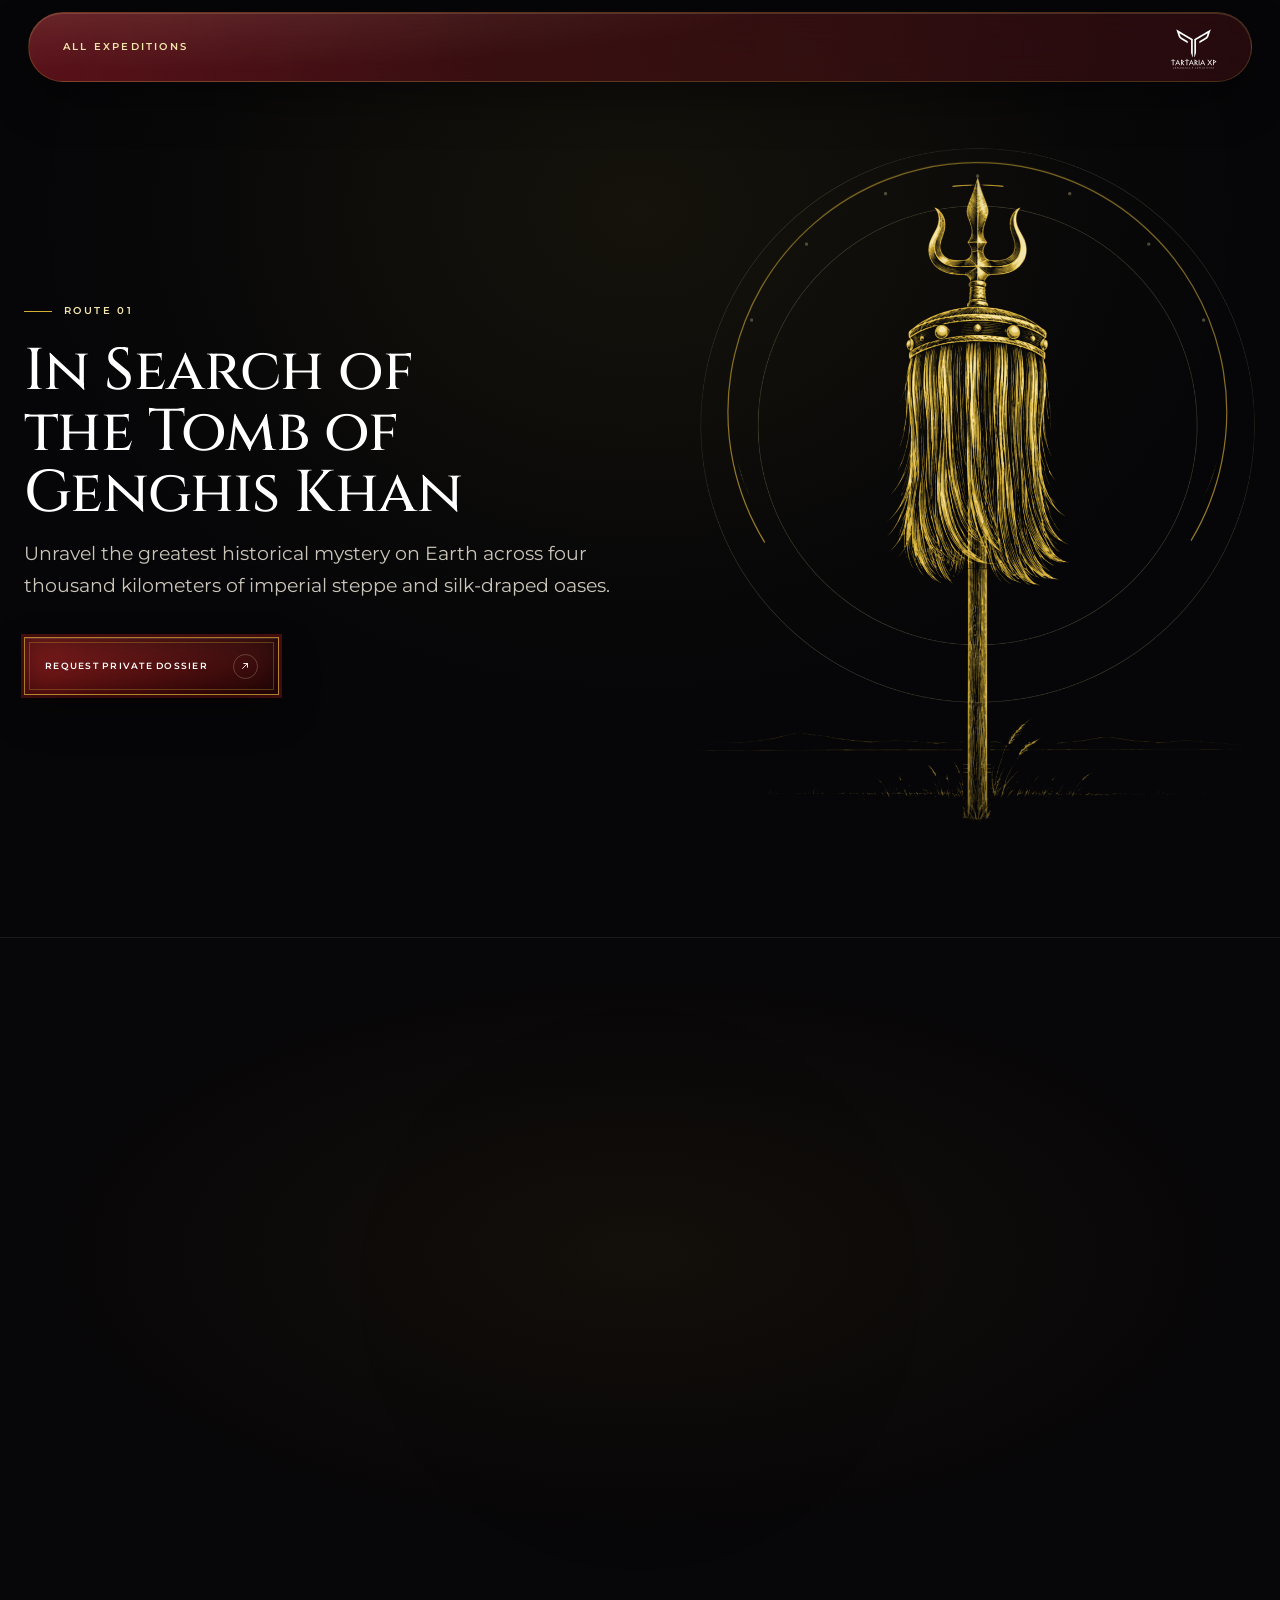
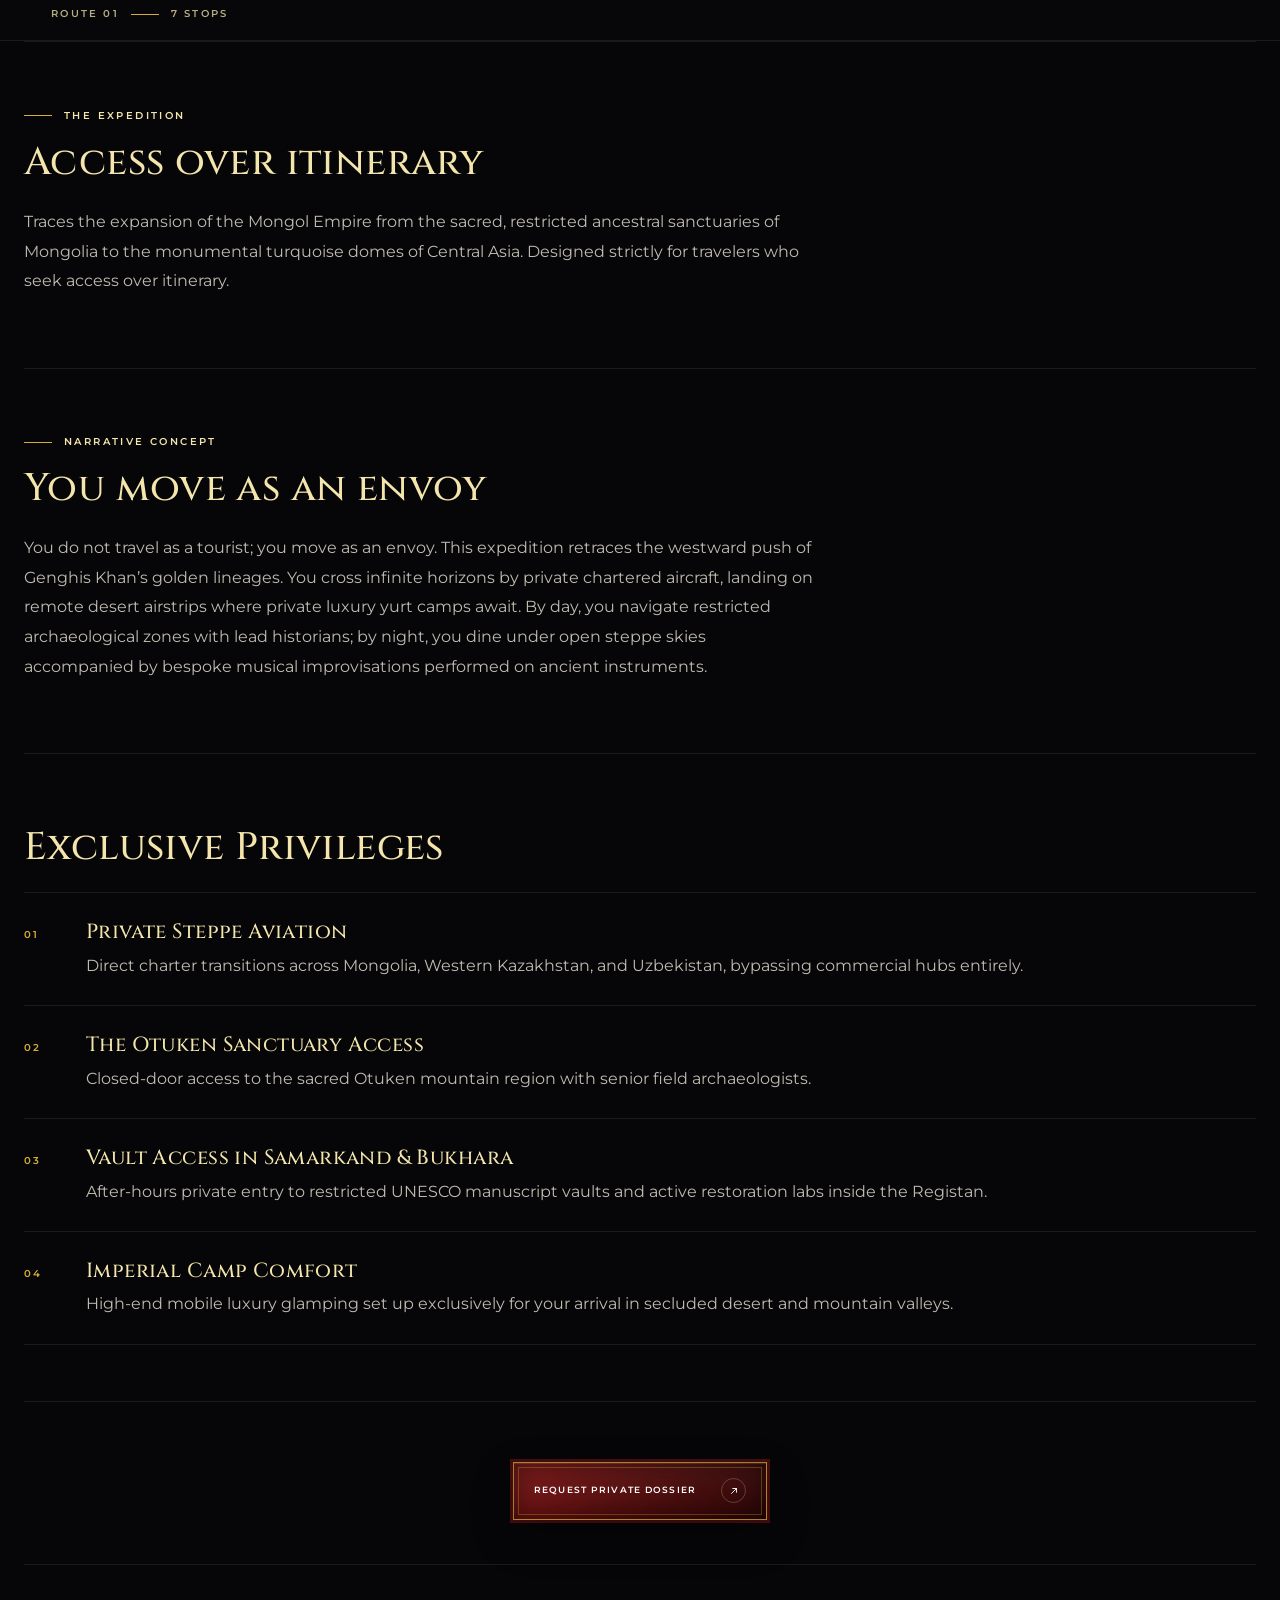
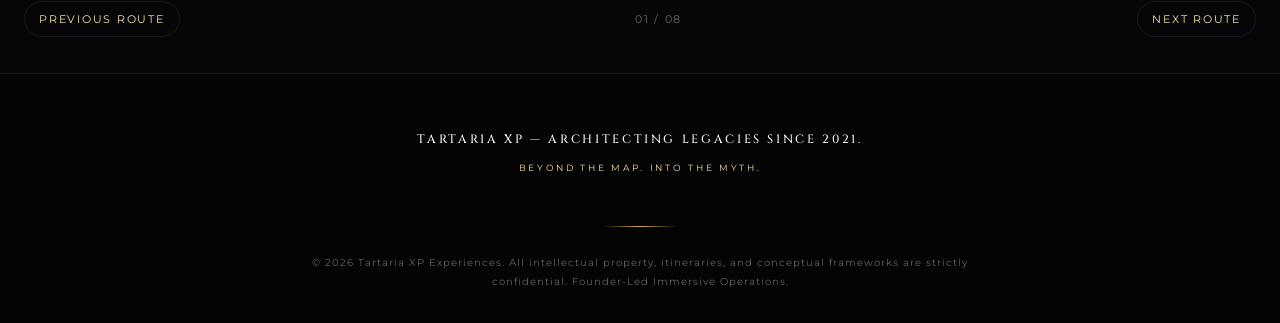
<file: tombofgenghiskhan/index.html>
<!DOCTYPE html>
<html lang="en">
<head>
  <meta charset="UTF-8" />
  <meta name="viewport" content="width=device-width, initial-scale=1.0, viewport-fit=cover" />
  <meta name="theme-color" content="#060608" />
  <title>Expedition — Tartaria XP</title>
  <link rel="preconnect" href="https://fonts.googleapis.com" />
  <link rel="preconnect" href="https://fonts.gstatic.com" crossorigin />
  <link href="https://fonts.googleapis.com/css2?family=Cinzel:wght@400;500;600;700&family=Montserrat:wght@400;500;600;700&display=swap" rel="stylesheet" />
    <script>/* pre-hide animated blocks until the scripts have set their start states (prevents the show → hide → animate flash) */
  (function(){try{if(!matchMedia("(prefers-reduced-motion: reduce)").matches){var h=document.documentElement;h.classList.add("txp-prep");setTimeout(function(){h.classList.remove("txp-prep")},4500);}}catch(e){}})();</script>
  <link rel="stylesheet" href="/styles.css?v=20261013e" />
  <link rel="stylesheet" href="/routes.css?v=20261013e" />
  <link rel="stylesheet" href="/luxury.css?v=20261013e" />
  <link rel="stylesheet" href="/art.css?v=20261013e" />
  <link rel="stylesheet" href="/sacred-svg.css?v=20261013e" />
  <link rel="stylesheet" href="/motion.css?v=20261013e" />
  <link rel="stylesheet" href="/mobile.css?v=20261013e" />
</head>
<body class="rt-page">
<svg class="svg-sprite" width="0" height="0" aria-hidden="true" focusable="false">
    <defs>
      <g id="logoArt">
        <g class="lg-icon">
          <path class="lg-wing" fill-rule="evenodd" d="M206.9 82.1 L206.9 83.6 L207.6 85.1 L208.1 87.9 L212.1 99.9 L212.1 100.6 L214.4 107.1 L214.9 107.9 L215.9 111.4 L216.4 112.1 L217.6 115.9 L217.6 116.6 L220.9 125.9 L220.9 126.6 L221.4 127.4 L222.6 131.6 L224.6 136.4 L224.6 137.1 L225.9 140.4 L225.9 141.1 L227.1 144.4 L227.1 145.1 L228.1 147.6 L228.1 148.4 L228.6 149.1 L228.9 150.6 L230.6 154.6 L231.6 157.6 L231.6 158.4 L233.9 164.6 L234.1 166.1 L234.6 166.9 L237.4 175.6 L239.6 181.1 L239.6 181.9 L244.9 197.6 L244.9 198.4 L249.1 210.9 L249.6 211.6 L249.9 213.1 L251.9 219.1 L252.4 219.9 L254.1 225.6 L254.6 226.4 L256.4 231.9 L256.9 232.6 L258.1 237.6 L259.6 241.4 L263.9 254.1 L263.9 254.9 L264.9 257.1 L265.4 259.4 L265.9 260.1 L266.6 262.9 L267.9 265.4 L267.9 265.9 L271.1 272.6 L273.9 277.4 L273.9 277.9 L276.9 284.1 L286.4 298.6 L290.4 303.9 L298.1 312.9 L308.9 323.4 L312.9 326.6 L326.4 335.9 L333.6 339.9 L340.9 344.9 L348.1 348.9 L350.1 350.4 L356.1 353.9 L356.9 354.6 L363.4 358.1 L379.4 368.1 L384.9 370.9 L390.6 374.9 L396.6 378.1 L405.6 383.9 L416.6 390.1 L420.9 393.1 L425.1 395.4 L430.9 399.1 L434.9 401.1 L437.4 402.9 L445.1 407.1 L450.1 410.4 L454.4 413.6 L465.6 419.6 L471.6 423.9 L479.4 428.1 L485.6 432.4 L487.9 433.4 L496.6 438.6 L497.9 439.1 L503.9 443.4 L505.4 444.1 L506.4 444.1 L506.9 443.4 L506.9 438.4 L507.1 438.1 L506.9 392.6 L506.6 392.1 L503.6 389.9 L499.9 387.9 L497.1 385.9 L488.9 381.4 L475.6 372.9 L469.6 369.6 L461.4 364.4 L452.9 359.6 L448.4 356.4 L443.6 353.9 L427.9 344.1 L421.9 340.9 L415.9 336.9 L404.9 330.6 L400.1 327.1 L391.9 322.6 L385.9 318.9 L384.4 317.6 L372.4 310.6 L368.9 308.1 L360.4 303.6 L346.9 294.9 L344.9 293.1 L338.9 288.9 L329.9 279.9 L322.9 271.4 L317.1 262.1 L316.1 259.9 L312.4 253.4 L309.4 245.9 L309.1 244.6 L307.4 240.9 L306.1 237.1 L304.1 229.1 L301.1 222.1 L300.4 219.1 L298.1 212.9 L298.1 212.1 L297.6 211.4 L295.1 203.9 L294.9 202.4 L294.4 201.6 L292.1 195.1 L291.9 193.6 L291.1 192.1 L289.9 187.1 L289.9 185.4 L290.4 184.9 L291.1 184.9 L295.1 186.9 L303.4 191.9 L306.1 193.1 L320.1 201.1 L326.6 205.4 L336.6 210.4 L343.1 214.9 L346.9 216.6 L347.4 217.1 L347.9 217.1 L349.6 218.4 L355.9 221.6 L358.1 223.1 L366.9 227.6 L374.1 232.6 L380.9 236.1 L392.6 243.1 L393.1 243.1 L393.6 243.6 L397.6 245.6 L405.6 250.9 L413.1 254.9 L413.6 255.4 L417.9 257.4 L420.4 259.1 L424.6 261.4 L425.9 262.4 L431.9 265.9 L434.1 266.9 L439.1 270.1 L448.1 274.9 L455.6 279.9 L458.9 281.4 L467.4 286.6 L480.6 293.9 L486.9 298.1 L490.1 299.6 L502.6 307.1 L504.4 307.9 L523.1 319.4 L530.4 323.1 L536.4 327.4 L539.9 329.1 L546.6 333.4 L549.4 334.6 L556.1 338.6 L559.4 340.1 L567.6 345.6 L571.9 347.9 L582.9 354.6 L589.9 358.4 L593.1 360.6 L594.4 361.1 L595.4 362.4 L595.4 375.4 L595.6 375.6 L595.6 402.4 L595.4 402.6 L595.4 414.1 L595.6 414.4 L595.6 423.1 L595.4 423.4 L595.4 435.9 L595.6 436.1 L595.6 468.1 L595.4 468.4 L595.4 554.4 L595.6 554.6 L595.6 562.9 L595.4 563.1 L595.4 577.1 L595.6 577.4 L595.6 613.4 L595.4 613.6 L595.4 625.1 L595.6 625.4 L595.6 637.4 L595.4 637.6 L595.4 640.4 L595.6 640.6 L595.6 673.4 L595.4 673.6 L595.4 691.6 L595.6 691.9 L595.6 699.6 L596.4 702.6 L597.9 706.4 L599.9 712.4 L599.9 713.1 L603.9 724.6 L603.9 725.4 L604.9 727.6 L604.9 728.4 L606.1 731.6 L606.6 734.1 L611.6 747.6 L611.9 749.4 L614.9 758.4 L615.6 761.6 L618.4 769.9 L619.6 772.6 L622.9 782.6 L622.9 783.4 L625.1 789.9 L625.6 790.6 L630.1 804.6 L632.9 807.6 L636.1 810.4 L638.9 812.4 L640.4 812.6 L640.9 811.4 L640.9 805.6 L641.1 805.4 L641.1 788.1 L640.9 787.9 L640.9 776.9 L641.1 776.6 L641.1 775.4 L640.9 775.1 L640.9 695.4 L641.1 695.1 L640.9 694.1 L641.1 693.6 L641.1 687.6 L640.9 687.4 L640.9 544.9 L640.6 544.6 L640.6 539.6 L640.9 539.4 L640.9 337.4 L639.9 336.1 L630.1 330.6 L624.6 326.9 L617.4 323.1 L609.6 318.1 L602.9 314.6 L593.1 308.4 L584.4 303.9 L568.1 293.6 L555.1 286.6 L552.6 284.9 L544.6 280.4 L538.4 276.4 L534.9 274.6 L529.9 271.4 L519.9 265.9 L514.4 262.1 L509.6 259.4 L508.6 259.1 L508.1 258.6 L506.4 257.9 L495.9 251.1 L486.4 245.9 L482.6 243.4 L474.6 239.1 L470.1 236.1 L462.9 232.1 L455.6 227.4 L453.9 226.6 L443.4 220.6 L431.6 213.4 L421.9 208.1 L415.4 203.9 L406.1 198.6 L400.4 194.9 L395.9 192.6 L390.1 188.9 L384.9 186.1 L380.1 183.1 L378.4 182.4 L363.4 173.1 L356.9 169.6 L348.4 164.4 L343.1 161.6 L334.4 155.9 L325.4 151.1 L318.1 146.4 L312.9 143.6 L305.4 138.9 L300.9 136.6 L293.4 131.6 L289.6 129.9 L278.1 122.9 L276.4 122.1 L269.6 117.9 L268.4 117.4 L267.1 116.4 L259.6 112.4 L249.1 105.9 L246.6 104.6 L245.4 103.6 L242.9 102.4 L237.1 98.6 L229.9 94.9 L225.9 92.1 L218.4 87.9 L215.1 85.6 L211.6 83.9 L211.1 83.4 L209.4 82.9 L208.1 82.1Z"/>
          <path class="lg-wing" fill-rule="evenodd" d="M1115.1 81.9 L1114.4 81.9 L1107.9 85.4 L1106.6 86.4 L1101.6 89.4 L1099.9 90.1 L1093.6 94.1 L1091.9 94.9 L1087.6 97.6 L1082.4 100.4 L1078.4 103.1 L1068.4 108.6 L1061.9 112.9 L1052.1 118.1 L1048.4 120.6 L1042.4 123.9 L1037.9 126.9 L1034.4 128.6 L1033.1 129.6 L1030.6 130.9 L1029.4 131.9 L1028.1 132.4 L1019.4 137.9 L1015.4 139.9 L1007.9 144.6 L1001.4 148.1 L996.1 151.6 L986.6 156.9 L980.6 160.9 L974.9 163.9 L959.9 172.9 L955.4 175.1 L948.4 179.9 L937.9 185.9 L936.1 186.6 L931.6 189.6 L921.4 195.4 L915.6 199.1 L905.4 204.9 L901.4 207.6 L893.6 211.9 L879.6 220.4 L873.4 223.6 L868.4 227.1 L858.4 232.6 L849.6 238.1 L842.1 242.1 L830.4 249.4 L826.9 251.1 L820.9 255.4 L809.4 261.4 L805.4 264.1 L797.9 268.1 L788.9 273.9 L777.9 279.9 L770.1 284.9 L759.4 290.6 L749.9 296.6 L744.4 299.6 L739.6 302.9 L729.4 308.4 L724.9 311.4 L719.6 314.1 L718.4 315.1 L712.1 318.6 L708.4 321.1 L703.4 323.6 L699.1 326.4 L696.1 327.9 L689.9 332.1 L682.4 336.1 L681.4 337.1 L681.1 337.9 L681.1 405.1 L681.4 405.4 L681.4 430.6 L681.1 430.9 L681.1 465.6 L681.4 465.9 L681.4 481.6 L681.1 481.9 L681.1 548.4 L681.4 548.6 L681.4 560.9 L681.1 561.1 L681.1 590.9 L681.4 591.1 L681.4 619.6 L681.1 619.9 L681.1 634.6 L681.4 634.9 L681.4 642.1 L681.1 642.4 L681.1 650.1 L681.4 650.4 L681.4 667.4 L681.1 667.6 L681.1 733.6 L681.4 733.9 L681.4 736.4 L681.1 736.6 L681.1 804.1 L681.4 804.4 L681.4 811.1 L681.6 811.4 L681.4 812.1 L681.9 813.1 L683.1 812.9 L686.1 810.1 L690.4 806.9 L692.4 804.9 L694.4 798.4 L694.4 797.6 L695.1 795.9 L695.4 794.1 L697.9 786.9 L697.9 786.1 L700.6 778.1 L701.1 777.4 L702.4 772.9 L703.6 770.1 L704.9 765.6 L705.6 764.1 L705.6 763.4 L707.1 759.4 L707.1 758.6 L708.4 755.4 L708.4 754.6 L709.6 751.6 L709.6 750.9 L712.4 742.9 L712.4 742.1 L712.9 741.4 L713.4 739.1 L718.6 723.4 L719.1 722.6 L720.6 717.4 L721.4 715.9 L721.4 715.1 L725.6 702.9 L725.9 701.1 L726.6 699.1 L726.6 657.9 L726.4 657.6 L726.4 653.4 L726.6 653.1 L726.6 638.4 L726.4 638.1 L726.4 618.6 L726.6 618.4 L726.6 589.6 L726.4 589.4 L726.4 573.9 L726.6 573.6 L726.6 527.4 L726.4 527.1 L726.4 519.1 L726.6 518.9 L726.6 407.1 L726.4 406.9 L726.4 401.9 L726.6 401.6 L726.6 364.6 L726.9 364.4 L726.9 362.4 L728.1 361.1 L732.1 358.9 L736.1 356.1 L749.4 348.6 L758.4 342.9 L773.1 334.6 L774.4 333.6 L776.1 332.9 L778.6 331.1 L787.1 326.4 L791.9 323.1 L800.1 318.9 L808.4 313.6 L819.9 307.1 L823.1 304.9 L836.4 297.6 L842.9 293.1 L852.6 288.1 L859.4 283.9 L862.9 282.1 L873.4 275.4 L885.1 269.4 L904.4 257.4 L909.6 254.9 L910.1 254.4 L916.9 250.9 L917.6 250.1 L922.9 246.9 L924.1 246.4 L925.9 245.1 L926.4 245.1 L927.6 244.1 L928.6 243.9 L938.9 237.6 L944.6 234.6 L954.1 228.6 L957.6 226.9 L959.9 225.4 L965.1 222.9 L969.6 219.9 L976.9 215.9 L986.1 210.1 L988.9 208.9 L995.1 205.1 L997.4 204.1 L1003.6 200.1 L1015.9 193.1 L1019.9 191.1 L1026.6 186.9 L1030.1 185.1 L1032.1 184.9 L1032.4 185.1 L1032.4 186.9 L1031.9 188.1 L1031.6 190.1 L1030.1 193.9 L1029.9 195.4 L1029.1 196.9 L1028.9 198.4 L1026.9 203.4 L1025.6 207.6 L1025.1 208.4 L1024.9 209.9 L1024.1 211.4 L1023.9 212.9 L1022.9 215.4 L1022.9 216.1 L1022.1 217.6 L1020.4 223.6 L1019.1 226.4 L1016.9 233.1 L1016.9 233.9 L1015.9 236.4 L1015.1 239.4 L1013.1 243.9 L1012.9 245.1 L1011.9 247.1 L1011.6 248.4 L1009.6 253.4 L1007.6 257.4 L1003.1 264.6 L1002.4 266.4 L998.1 272.6 L991.1 281.1 L984.4 287.9 L975.6 294.9 L969.1 298.6 L963.9 302.4 L962.6 302.9 L957.6 306.1 L954.1 307.9 L948.6 311.9 L946.4 312.9 L942.1 315.6 L940.9 316.1 L932.6 321.4 L921.6 327.6 L917.4 330.6 L914.9 331.9 L909.4 335.4 L907.6 336.1 L893.6 344.9 L888.9 347.4 L882.4 351.9 L873.9 356.4 L867.4 360.9 L861.4 364.1 L852.4 369.9 L848.4 371.9 L842.4 375.9 L841.1 376.4 L839.1 377.9 L834.9 380.1 L831.1 382.6 L824.6 386.1 L823.4 387.1 L817.6 390.4 L815.1 392.4 L815.1 394.1 L814.9 394.4 L814.9 414.6 L815.1 414.9 L814.9 415.4 L814.9 443.1 L815.4 444.1 L816.6 444.1 L818.6 443.1 L826.4 437.9 L837.1 431.9 L839.9 429.9 L844.4 427.4 L852.1 422.4 L860.4 417.9 L862.4 416.4 L863.6 415.9 L870.1 411.9 L870.9 411.1 L875.6 408.1 L883.6 403.6 L890.4 399.4 L896.9 395.9 L906.9 389.4 L908.1 388.9 L913.1 385.6 L914.9 384.9 L919.1 382.1 L921.6 380.9 L927.6 376.9 L934.6 372.9 L937.4 370.9 L944.6 367.1 L955.4 360.1 L964.6 354.9 L976.6 347.4 L982.1 344.4 L985.6 341.9 L995.9 335.9 L1002.1 331.6 L1012.1 323.9 L1017.9 318.9 L1023.9 312.9 L1029.4 306.6 L1037.4 295.9 L1041.1 289.9 L1044.1 285.9 L1045.1 283.6 L1046.9 280.9 L1046.9 280.4 L1048.9 276.6 L1048.9 276.1 L1050.9 272.4 L1050.9 271.9 L1053.1 267.6 L1053.1 267.1 L1055.1 263.1 L1056.4 259.4 L1056.9 258.6 L1059.4 250.6 L1060.1 249.1 L1060.4 247.6 L1061.1 246.1 L1061.4 244.6 L1061.9 243.9 L1062.1 242.4 L1062.6 241.6 L1064.1 237.1 L1064.1 236.4 L1066.9 228.4 L1067.1 226.9 L1068.1 224.6 L1068.1 223.9 L1069.1 221.6 L1069.1 220.9 L1069.6 220.1 L1071.1 215.1 L1072.9 210.9 L1073.1 209.4 L1074.1 207.4 L1075.1 204.4 L1075.1 203.6 L1076.1 201.6 L1076.1 200.9 L1078.1 195.4 L1078.1 194.6 L1080.1 189.1 L1080.1 188.4 L1080.9 186.9 L1081.1 185.4 L1081.9 183.9 L1083.1 180.1 L1083.1 179.4 L1083.9 177.9 L1084.4 175.6 L1084.9 174.9 L1085.1 173.4 L1085.9 171.9 L1086.1 170.4 L1088.4 164.4 L1088.4 163.6 L1091.1 157.1 L1091.4 155.6 L1092.4 153.1 L1092.6 151.4 L1094.4 146.6 L1094.4 145.9 L1095.1 144.4 L1095.1 143.6 L1096.4 140.4 L1096.4 139.6 L1096.9 138.9 L1098.1 134.9 L1098.9 133.6 L1100.9 127.1 L1100.9 126.4 L1105.4 113.1 L1106.4 111.1 L1107.1 108.1 L1110.4 98.6 L1110.4 97.9 L1111.9 93.4 L1112.4 92.6 L1112.6 91.1 L1113.4 89.6 L1114.1 86.1 L1115.4 83.1 L1115.4 82.1Z"/>
        </g>
        <g class="lg-word">
          <path fill-rule="evenodd" d="M133.4 876.9 L129.4 876.9 L129.1 876.6 L128.1 876.6 L127.9 876.9 L111.9 876.9 L110.9 877.1 L108.1 878.9 L105.4 881.1 L92.9 889.1 L89.1 892.1 L82.4 896.6 L78.9 899.4 L72.9 903.1 L69.1 906.1 L65.9 908.1 L60.4 912.4 L54.4 916.4 L53.4 917.6 L53.6 918.9 L54.6 919.6 L59.6 918.1 L62.1 916.9 L63.4 916.6 L65.4 915.6 L71.1 913.6 L76.6 911.1 L77.9 910.9 L81.9 908.9 L90.1 905.6 L94.6 903.4 L103.4 900.1 L108.9 897.4 L110.9 896.9 L111.6 897.6 L111.6 898.9 L111.9 899.1 L111.9 972.9 L111.6 973.1 L111.9 994.6 L111.6 994.9 L111.6 1024.6 L111.9 1025.6 L112.4 1026.1 L113.4 1026.4 L129.4 1026.4 L129.6 1026.1 L131.6 1025.9 L132.1 1024.9 L132.1 989.9 L132.4 989.6 L132.4 980.1 L132.1 979.9 L132.4 939.9 L132.1 939.6 L132.1 934.1 L132.4 933.9 L132.4 899.1 L132.6 898.9 L132.6 897.1 L133.1 896.6 L134.9 896.9 L140.9 899.6 L148.9 902.4 L157.4 906.1 L159.1 906.6 L164.6 909.4 L168.4 910.9 L171.1 911.6 L177.4 914.4 L179.9 915.1 L181.9 916.1 L185.4 917.1 L186.1 917.6 L190.9 918.9 L191.9 918.6 L192.4 918.1 L192.1 916.9 L190.1 915.1 L179.6 908.1 L174.9 904.4 L168.1 900.4 L161.4 895.4 L154.1 890.6 L151.4 888.4 L147.9 886.1 L146.6 885.6 L135.9 878.1Z"/>
          <path fill-rule="evenodd" d="M245.6 879.6 L245.1 879.6 L244.4 880.6 L242.9 883.6 L242.9 884.1 L241.1 887.1 L241.1 887.6 L237.9 893.9 L237.9 894.4 L231.6 907.1 L231.6 907.6 L227.6 915.9 L227.6 916.4 L225.6 919.9 L225.6 920.4 L223.6 924.1 L222.9 926.4 L219.1 933.9 L218.1 936.9 L214.6 944.1 L214.6 944.6 L210.6 952.1 L207.6 959.9 L202.9 969.1 L202.9 969.6 L201.1 973.1 L199.6 977.1 L195.4 984.6 L192.9 991.1 L188.6 999.4 L188.6 999.9 L187.9 1001.1 L186.4 1005.1 L184.9 1007.9 L184.9 1008.4 L184.4 1008.9 L184.4 1009.4 L183.1 1011.9 L181.6 1014.1 L179.9 1017.6 L176.9 1025.1 L177.4 1026.1 L178.1 1026.4 L181.1 1026.4 L181.4 1026.6 L192.1 1026.6 L192.4 1026.4 L194.1 1026.4 L195.4 1025.9 L196.1 1024.9 L198.1 1020.6 L198.1 1020.1 L204.1 1008.6 L204.1 1008.1 L206.1 1004.4 L207.9 999.9 L210.1 995.4 L211.4 994.4 L217.6 990.9 L218.4 990.1 L223.4 987.4 L228.1 984.1 L232.9 981.6 L234.6 980.4 L244.6 975.4 L246.1 975.6 L246.6 976.1 L251.4 978.4 L253.6 979.9 L260.4 983.4 L271.9 990.9 L277.1 993.9 L278.9 995.4 L281.1 1000.1 L281.9 1002.4 L284.6 1007.9 L284.6 1008.4 L285.9 1010.6 L285.9 1011.1 L287.1 1013.4 L287.1 1013.9 L289.1 1017.6 L290.9 1022.1 L292.6 1025.6 L293.1 1026.1 L293.9 1026.4 L306.6 1026.4 L306.9 1026.1 L310.6 1026.1 L311.6 1025.6 L311.6 1024.4 L305.1 1010.6 L305.1 1010.1 L302.4 1004.4 L302.4 1003.9 L296.9 992.9 L296.9 992.4 L295.9 990.6 L295.9 990.1 L293.1 984.4 L293.1 983.9 L290.4 978.9 L287.1 970.6 L285.9 968.4 L285.9 967.9 L285.4 967.4 L285.4 966.9 L282.1 960.4 L282.1 959.9 L278.9 953.1 L278.9 952.6 L275.6 946.1 L271.9 936.1 L267.9 928.6 L264.9 921.1 L259.1 909.1 L255.1 899.1 L253.9 896.9 L253.6 895.9 L253.1 895.4 L252.1 892.6 L247.9 884.1 L247.9 883.6ZM245.1 921.1 L246.6 923.1 L246.9 924.1 L251.1 932.4 L251.1 932.9 L252.9 936.1 L254.1 939.4 L254.6 939.9 L254.6 940.4 L255.9 942.6 L260.1 953.4 L267.6 969.1 L268.1 971.1 L268.6 971.9 L269.1 974.9 L268.1 975.1 L264.1 973.1 L258.9 969.9 L256.6 968.1 L250.4 964.9 L247.6 963.1 L245.6 962.1 L243.9 962.1 L243.4 962.6 L240.9 963.6 L240.4 964.1 L233.1 967.9 L223.9 973.9 L221.1 975.1 L220.1 975.1 L219.9 974.9 L219.9 973.9 L221.1 970.1 L223.6 965.4 L223.6 964.9 L228.6 954.4 L229.6 951.6 L232.9 945.4 L232.9 944.9 L234.1 942.6 L235.9 938.1 L240.1 930.1 L240.1 929.6 L242.1 925.9 L242.4 924.9 L242.9 924.4 L243.6 922.6Z"/>
          <path fill-rule="evenodd" d="M331.6 877.4 L330.9 878.6 L330.9 969.4 L330.6 969.6 L330.9 970.6 L330.9 997.1 L330.6 997.4 L330.6 1023.1 L330.9 1023.4 L330.9 1025.4 L331.6 1026.1 L332.6 1026.1 L332.9 1026.4 L343.4 1026.4 L343.6 1026.1 L348.1 1026.1 L349.4 1024.9 L349.4 996.6 L349.1 996.4 L349.4 977.9 L349.9 976.4 L350.6 975.6 L354.1 973.1 L355.1 972.9 L356.9 974.4 L359.9 978.4 L362.6 981.1 L368.6 988.6 L370.9 991.9 L374.9 996.6 L376.1 998.6 L380.6 1004.4 L386.1 1010.9 L391.9 1018.6 L394.6 1021.6 L397.9 1025.9 L399.1 1026.4 L418.4 1026.4 L418.6 1026.1 L419.9 1026.1 L420.4 1025.6 L420.4 1024.9 L418.1 1021.4 L409.1 1010.9 L407.4 1008.4 L405.1 1005.9 L400.9 999.9 L395.6 993.9 L392.4 989.4 L378.9 972.9 L375.6 968.4 L371.9 964.4 L370.1 961.4 L370.1 960.6 L372.1 958.1 L381.1 950.9 L384.1 948.9 L403.4 932.9 L408.4 929.1 L410.1 927.4 L410.4 926.9 L410.1 926.4 L407.4 923.9 L402.1 919.9 L397.1 916.6 L394.1 915.1 L380.6 905.4 L372.6 900.6 L367.6 896.9 L356.4 890.1 L351.9 886.6 L343.6 882.1 L339.9 879.4 L335.4 877.1 L332.4 877.1ZM350.4 905.4 L350.9 905.4 L353.9 906.9 L365.4 914.4 L370.4 917.1 L373.6 919.6 L381.4 924.6 L384.6 927.4 L384.6 928.1 L382.1 930.4 L374.1 936.1 L368.4 941.1 L364.4 943.9 L361.9 946.1 L351.1 953.9 L350.4 953.9 L349.9 953.4 L349.6 952.6 L349.6 950.1 L349.4 949.9 L349.4 910.4 L349.6 910.1 L349.6 907.1Z"/>
          <path fill-rule="evenodd" d="M476.1 876.6 L473.9 877.6 L471.6 879.1 L466.1 883.4 L459.9 887.1 L447.6 896.1 L443.1 898.9 L442.4 899.6 L435.9 903.9 L434.1 905.4 L429.4 908.4 L426.6 910.6 L420.1 915.1 L418.1 917.1 L418.1 918.1 L418.4 918.6 L419.6 918.9 L423.9 917.6 L426.6 916.4 L432.1 914.6 L440.1 910.9 L441.4 910.6 L442.6 909.9 L443.9 909.6 L448.9 907.6 L455.1 904.6 L462.6 901.9 L466.6 899.9 L470.9 898.4 L473.4 897.1 L474.9 896.6 L475.6 896.6 L476.1 897.1 L476.4 900.1 L476.6 900.4 L476.6 1024.1 L476.9 1024.4 L476.9 1025.4 L477.9 1026.1 L480.4 1026.1 L480.6 1026.4 L493.9 1026.4 L494.1 1026.1 L495.9 1026.1 L496.4 1025.9 L496.9 1024.6 L496.9 1003.4 L497.1 1003.1 L497.1 994.9 L496.9 994.6 L496.9 958.1 L497.1 957.9 L496.9 910.1 L497.1 909.9 L497.1 898.6 L497.4 898.4 L497.4 897.4 L497.9 896.9 L498.6 896.9 L502.6 898.1 L503.4 898.6 L513.1 902.1 L520.6 905.9 L526.1 907.6 L527.9 908.6 L529.9 909.1 L534.6 911.4 L535.9 911.6 L537.9 912.6 L539.1 912.9 L539.9 913.4 L541.1 913.6 L543.1 914.6 L549.9 916.9 L553.4 918.4 L556.6 918.6 L557.1 918.1 L557.1 917.1 L550.9 912.1 L547.4 909.9 L539.4 903.9 L526.6 895.6 L521.9 892.1 L517.1 889.1 L513.6 886.4 L506.6 882.4 L499.4 877.4 L497.1 876.6Z"/>
          <path fill-rule="evenodd" d="M604.9 879.6 L604.1 879.6 L603.6 880.1 L599.4 887.9 L595.4 898.1 L592.4 903.9 L592.4 904.4 L591.1 906.6 L591.1 907.1 L590.1 908.9 L588.1 913.9 L581.1 927.9 L580.1 930.6 L573.9 943.6 L572.1 948.1 L569.1 953.9 L569.1 954.4 L566.9 958.6 L565.1 963.1 L561.9 969.4 L561.9 969.9 L558.4 976.9 L558.4 977.4 L556.1 981.9 L556.1 982.4 L553.9 986.6 L553.9 987.1 L552.9 988.9 L552.9 989.4 L551.9 991.1 L549.9 996.1 L540.1 1015.9 L538.9 1019.1 L537.9 1020.6 L537.9 1021.1 L536.1 1024.6 L536.1 1025.6 L536.6 1026.1 L538.1 1026.1 L538.4 1026.4 L553.6 1026.4 L554.9 1025.9 L562.1 1011.1 L564.1 1006.1 L567.4 999.9 L567.4 999.4 L568.9 996.6 L569.1 995.6 L570.4 994.4 L576.4 991.1 L585.1 985.4 L595.6 979.9 L599.4 977.4 L603.1 975.4 L604.1 975.4 L609.9 978.9 L617.6 982.9 L625.9 987.9 L631.1 991.6 L635.9 994.1 L637.4 995.6 L639.9 1000.9 L639.9 1001.4 L642.9 1007.1 L644.9 1012.1 L646.9 1015.9 L649.4 1022.6 L651.4 1026.1 L652.1 1026.4 L668.1 1026.4 L668.4 1026.1 L669.6 1026.1 L670.1 1025.6 L670.1 1024.4 L669.1 1022.6 L667.9 1019.1 L663.1 1010.1 L659.1 999.9 L655.1 992.1 L655.1 991.6 L654.1 989.9 L654.1 989.4 L650.9 982.4 L650.9 981.9 L649.6 979.6 L648.9 977.4 L645.9 971.6 L645.6 970.4 L641.1 960.9 L637.9 952.6 L631.9 940.1 L629.9 934.6 L628.9 932.9 L628.6 931.6 L626.9 928.1 L626.1 925.9 L623.6 921.1 L621.4 915.4 L613.4 898.4 L612.6 895.9 L610.6 890.9 L608.6 886.9 L608.6 886.4 L607.1 883.4 L606.1 882.1 L605.4 880.1ZM603.6 920.6 L604.1 920.6 L604.6 921.1 L605.6 922.9 L605.6 923.4 L608.4 928.9 L608.4 929.4 L611.4 935.1 L612.6 938.9 L615.4 944.6 L615.4 945.1 L618.9 951.9 L621.6 959.1 L626.9 969.9 L628.4 974.4 L628.4 975.4 L628.1 975.6 L627.1 975.6 L623.6 973.9 L617.6 969.9 L612.4 966.9 L608.9 964.4 L604.1 962.1 L602.4 962.4 L598.9 964.1 L588.4 970.6 L581.1 974.6 L579.9 974.9 L579.4 974.4 L579.4 973.1 L580.6 969.4 L585.9 958.4 L588.6 951.4 L594.1 940.9 L597.1 933.1 L599.9 927.9 L601.6 923.4 L602.6 921.6Z"/>
          <path fill-rule="evenodd" d="M689.6 877.6 L689.4 879.6 L689.1 879.9 L689.1 961.6 L688.9 961.9 L688.9 971.6 L689.1 971.9 L688.9 999.9 L689.1 1000.1 L689.1 1023.9 L689.4 1024.1 L689.4 1025.6 L690.4 1026.4 L692.4 1026.4 L692.6 1026.6 L706.6 1026.6 L707.9 1025.9 L707.9 1024.4 L708.1 1024.1 L708.1 1016.9 L707.9 1016.6 L707.9 1003.4 L708.1 1003.1 L708.1 999.4 L707.9 999.1 L707.9 986.4 L708.1 986.1 L708.1 977.4 L708.4 976.6 L711.6 973.9 L712.9 973.1 L713.9 973.1 L714.9 973.9 L723.4 983.6 L729.1 991.4 L737.4 1000.9 L744.1 1010.1 L750.6 1017.6 L752.1 1019.9 L757.1 1025.9 L758.1 1026.4 L762.1 1026.4 L762.4 1026.6 L770.9 1026.6 L771.1 1026.4 L778.6 1026.4 L779.4 1026.1 L779.9 1025.6 L779.9 1025.1 L779.1 1023.9 L775.6 1019.9 L771.9 1014.6 L764.9 1006.4 L759.9 999.6 L755.1 994.4 L751.4 989.4 L742.4 978.6 L738.1 972.9 L730.6 964.1 L728.6 961.1 L728.6 960.4 L735.6 954.1 L742.9 948.4 L745.4 946.9 L751.4 942.4 L759.9 934.9 L768.9 927.9 L769.1 926.4 L766.4 923.9 L759.9 919.1 L757.1 917.6 L753.4 914.9 L745.1 909.9 L736.9 903.9 L731.4 900.9 L719.6 892.9 L714.4 889.9 L703.4 882.1 L694.9 877.4 L690.1 877.4ZM709.4 905.4 L712.9 907.1 L724.1 914.6 L733.6 920.1 L740.6 924.9 L742.9 927.1 L742.6 928.6 L739.9 931.4 L728.6 939.6 L719.1 947.1 L709.6 953.9 L708.6 952.9 L708.4 949.1 L708.1 948.9 L708.1 908.9 L708.4 908.6 L708.6 906.1Z"/>
          <path fill-rule="evenodd" d="M799.1 878.9 L798.1 879.6 L798.1 880.9 L797.9 881.1 L797.9 1025.1 L798.1 1025.9 L799.1 1026.4 L815.6 1026.4 L816.6 1025.6 L816.6 955.9 L816.9 955.6 L816.9 939.9 L816.6 939.6 L816.6 890.1 L816.9 889.9 L816.9 884.4 L816.6 884.1 L816.6 880.9 L816.1 879.4 L815.4 878.9 L810.4 878.9 L810.1 878.6Z"/>
          <path fill-rule="evenodd" d="M902.6 879.9 L902.1 880.1 L898.1 888.1 L898.1 888.6 L897.1 890.4 L894.9 896.1 L889.6 905.9 L889.6 906.4 L888.4 908.6 L884.9 917.4 L881.9 923.1 L881.9 923.6 L880.6 925.9 L878.6 930.9 L877.9 931.9 L877.6 932.9 L877.1 933.4 L873.6 940.4 L870.6 947.9 L867.9 953.1 L867.9 953.6 L866.9 955.4 L863.9 962.9 L863.1 963.9 L859.6 970.9 L859.6 971.4 L857.1 976.4 L855.6 980.4 L851.4 989.1 L850.6 991.4 L846.6 999.1 L845.4 1002.4 L838.6 1016.4 L838.6 1016.9 L835.4 1023.6 L835.4 1024.1 L834.6 1025.1 L834.6 1025.9 L835.4 1026.4 L839.1 1026.6 L839.4 1026.9 L848.4 1026.9 L848.6 1027.1 L850.9 1027.1 L851.1 1026.9 L852.9 1026.9 L853.4 1026.6 L854.1 1025.6 L855.1 1022.6 L860.9 1010.6 L863.4 1004.4 L867.6 996.1 L870.1 994.1 L883.9 986.1 L888.1 983.1 L898.1 977.9 L898.6 977.4 L902.1 975.9 L905.6 977.4 L907.9 978.9 L914.4 982.1 L915.6 983.1 L917.6 984.1 L923.1 988.1 L931.6 992.9 L935.9 996.1 L938.1 1000.1 L940.9 1007.1 L942.6 1010.4 L943.1 1012.1 L945.1 1015.9 L945.1 1016.4 L949.9 1026.4 L951.6 1026.9 L966.9 1026.9 L967.1 1026.6 L968.1 1026.6 L968.6 1026.1 L968.6 1025.1 L966.1 1018.9 L961.4 1009.6 L960.6 1007.4 L956.1 998.1 L956.1 997.6 L953.4 991.9 L953.4 991.4 L951.4 987.6 L948.9 981.1 L945.9 975.4 L945.9 974.9 L943.1 969.1 L943.1 968.6 L938.1 958.4 L938.1 957.9 L934.1 949.4 L931.1 941.9 L929.9 939.6 L927.9 934.6 L927.4 934.1 L927.1 933.1 L925.1 929.4 L922.1 921.9 L918.9 915.1 L916.9 909.6 L914.1 903.9 L914.1 903.4 L910.9 897.4 L910.9 896.9 L908.9 892.9 L908.6 891.6 L906.9 887.9 L906.9 887.4 L905.6 885.1 L905.6 884.6 L904.1 882.1 L903.6 880.6ZM902.6 921.9 L903.6 923.1 L904.9 925.6 L905.9 928.9 L909.1 935.1 L909.6 935.6 L912.6 943.1 L916.9 951.9 L919.1 957.9 L920.6 960.6 L921.1 962.4 L924.9 969.6 L926.6 975.1 L926.1 975.9 L925.4 975.9 L907.6 965.1 L903.1 962.9 L901.6 962.6 L898.1 964.1 L896.1 965.6 L890.1 968.9 L882.6 973.9 L877.6 976.4 L877.1 976.4 L876.9 976.1 L876.9 975.1 L878.9 969.6 L883.6 960.4 L883.6 959.9 L885.9 955.4 L887.9 950.1 L892.1 941.9 L892.1 941.4 L894.6 936.4 L894.6 935.9 L898.1 929.4 L898.1 928.9 L900.1 925.1 L900.1 924.6 L901.1 922.9 L902.1 921.9Z"/>
          <path fill-rule="evenodd" d="M1024.6 879.4 L1024.4 880.1 L1024.9 881.1 L1030.4 887.9 L1035.9 896.6 L1042.4 904.6 L1050.1 915.9 L1052.6 918.9 L1059.1 928.1 L1062.9 932.9 L1066.4 938.4 L1070.9 944.1 L1076.6 952.6 L1075.9 954.1 L1067.4 966.1 L1066.4 967.1 L1057.6 979.1 L1051.4 986.9 L1046.6 994.4 L1041.9 1000.1 L1032.6 1013.9 L1023.9 1025.4 L1024.1 1026.6 L1024.9 1026.9 L1032.1 1026.9 L1032.4 1027.1 L1042.4 1027.1 L1042.6 1026.9 L1045.6 1026.9 L1046.1 1026.6 L1049.1 1021.9 L1050.6 1020.1 L1054.1 1014.9 L1057.9 1010.4 L1061.9 1004.9 L1065.6 998.9 L1068.9 994.9 L1073.1 988.4 L1077.9 982.4 L1085.4 971.9 L1088.6 968.6 L1089.6 969.4 L1093.4 974.9 L1099.6 982.9 L1107.4 993.9 L1111.6 999.1 L1115.4 1005.1 L1123.6 1015.9 L1128.4 1022.9 L1131.4 1026.6 L1131.9 1026.9 L1151.9 1026.9 L1152.9 1026.6 L1153.4 1026.1 L1153.4 1025.1 L1152.4 1024.1 L1146.4 1015.4 L1143.1 1011.6 L1136.1 1001.4 L1131.1 995.1 L1126.4 987.6 L1123.6 983.9 L1121.4 981.4 L1117.9 976.1 L1114.6 972.1 L1109.9 964.9 L1102.4 955.1 L1100.9 952.4 L1103.4 948.6 L1108.1 942.6 L1113.6 933.9 L1117.1 929.9 L1121.4 923.6 L1123.9 920.6 L1136.1 903.4 L1142.4 895.6 L1151.4 882.4 L1153.1 880.4 L1153.1 879.6 L1152.1 879.1 L1148.1 879.1 L1147.9 878.9 L1134.4 878.9 L1134.1 879.1 L1132.1 879.1 L1131.6 879.4 L1129.1 882.4 L1127.6 884.9 L1125.1 887.9 L1118.6 897.1 L1114.4 902.4 L1109.1 910.1 L1100.1 921.4 L1093.6 931.1 L1090.4 934.9 L1088.9 935.9 L1085.9 933.1 L1080.1 925.1 L1077.9 921.4 L1068.1 908.9 L1064.4 903.1 L1060.4 898.4 L1053.9 888.9 L1046.6 879.6 L1045.1 878.9 L1027.1 878.9 L1026.9 879.1 L1025.1 879.1Z"/>
          <path fill-rule="evenodd" d="M1175.4 879.1 L1174.6 880.1 L1174.6 925.4 L1174.4 925.6 L1174.6 1025.9 L1175.6 1026.9 L1191.1 1027.1 L1191.4 1026.9 L1192.4 1026.9 L1193.1 1026.1 L1193.4 980.6 L1194.1 978.9 L1197.6 976.1 L1204.1 971.9 L1210.6 966.6 L1222.6 959.1 L1227.1 955.4 L1231.6 952.1 L1240.6 946.4 L1250.9 938.9 L1261.1 931.9 L1263.6 929.9 L1263.6 928.9 L1254.1 922.1 L1241.6 914.6 L1230.9 907.6 L1228.4 906.4 L1223.1 902.6 L1216.6 899.4 L1205.9 892.4 L1196.6 886.9 L1193.9 885.6 L1192.1 884.4 L1189.1 882.9 L1186.1 880.9 L1182.4 879.1ZM1194.4 904.9 L1196.1 905.1 L1201.9 908.1 L1207.4 911.4 L1211.4 914.1 L1219.6 918.4 L1231.1 926.1 L1232.4 926.6 L1235.4 928.6 L1236.1 929.6 L1234.1 931.9 L1228.4 935.6 L1222.9 939.9 L1216.9 943.6 L1215.9 944.6 L1212.6 946.6 L1208.1 950.1 L1206.6 950.9 L1199.4 956.1 L1194.9 958.9 L1193.9 957.9 L1193.6 948.9 L1193.4 948.6 L1193.6 908.9 L1193.9 908.6 L1193.9 905.6Z"/>
        </g>
        <g class="lg-tag">
          <path fill-rule="evenodd" d="M125.6 1076.4 L125.4 1077.4 L127.1 1078.4 L128.1 1079.4 L128.4 1080.1 L128.4 1104.6 L128.1 1104.9 L127.9 1107.1 L126.9 1108.1 L125.4 1108.6 L124.9 1109.1 L125.1 1109.9 L125.9 1110.1 L126.9 1109.9 L137.1 1109.9 L137.4 1110.1 L140.4 1110.1 L140.6 1109.9 L149.6 1109.9 L150.1 1109.6 L150.9 1108.1 L151.4 1104.6 L151.6 1104.4 L151.6 1102.9 L150.9 1102.1 L150.1 1102.4 L148.9 1105.1 L147.1 1106.6 L145.6 1107.4 L142.4 1107.6 L142.1 1107.9 L137.4 1107.9 L136.1 1107.4 L134.9 1106.1 L134.9 1103.6 L134.6 1103.4 L134.6 1095.1 L134.9 1094.4 L135.6 1093.6 L142.9 1093.6 L144.4 1094.9 L145.1 1096.6 L145.9 1097.4 L146.9 1097.1 L146.4 1088.6 L145.9 1088.1 L145.4 1088.1 L144.9 1088.6 L144.4 1090.1 L143.4 1091.1 L142.4 1091.4 L137.1 1091.4 L136.9 1091.1 L135.6 1091.1 L134.9 1090.4 L134.6 1089.4 L134.6 1079.4 L135.9 1078.4 L143.1 1078.4 L143.4 1078.6 L144.6 1078.6 L146.6 1079.9 L147.4 1080.9 L147.9 1082.4 L148.4 1082.9 L148.9 1082.9 L149.1 1082.6 L149.1 1077.4 L148.9 1076.9 L148.1 1076.4Z"/>
          <path fill-rule="evenodd" d="M171.1 1076.4 L170.6 1076.9 L170.6 1077.4 L171.6 1078.1 L172.9 1078.4 L175.6 1081.1 L177.1 1083.1 L180.9 1089.6 L183.4 1092.9 L183.6 1094.4 L175.6 1105.9 L173.6 1107.6 L170.9 1108.6 L170.6 1109.6 L171.4 1110.1 L180.4 1110.1 L181.1 1109.9 L181.6 1109.4 L181.4 1108.6 L179.6 1107.9 L178.9 1107.1 L178.9 1106.1 L179.9 1104.1 L182.9 1099.9 L185.1 1097.4 L185.9 1097.4 L187.1 1098.9 L191.9 1106.4 L191.9 1107.4 L190.4 1108.4 L190.1 1109.1 L190.6 1109.9 L191.6 1110.1 L203.4 1110.1 L203.9 1109.9 L204.4 1109.1 L203.9 1108.6 L201.9 1107.9 L199.4 1105.4 L191.6 1093.6 L190.6 1091.6 L190.6 1090.4 L195.1 1083.6 L199.6 1078.9 L202.9 1077.6 L203.1 1076.6 L202.9 1076.4 L192.6 1076.4 L192.1 1076.9 L192.1 1077.6 L193.9 1078.4 L194.6 1079.1 L194.6 1079.9 L189.9 1087.1 L188.6 1088.1 L187.9 1087.6 L186.4 1085.6 L182.6 1079.6 L182.6 1078.4 L184.4 1077.1 L183.9 1076.4 L183.1 1076.1 L182.1 1076.4 L180.9 1076.4 L180.6 1076.1Z"/>
          <path fill-rule="evenodd" d="M223.4 1076.4 L222.9 1076.9 L222.9 1077.4 L223.4 1077.9 L224.4 1078.1 L225.9 1079.9 L225.9 1105.1 L225.4 1107.1 L224.6 1107.9 L223.1 1108.4 L222.6 1108.9 L222.6 1109.6 L223.4 1110.1 L234.9 1110.1 L235.6 1109.9 L235.9 1108.9 L233.4 1107.9 L232.6 1106.6 L232.6 1096.9 L233.4 1096.1 L234.6 1096.1 L234.9 1096.4 L239.1 1096.4 L243.9 1094.6 L246.4 1092.9 L248.1 1090.4 L248.6 1088.6 L248.6 1087.1 L248.9 1086.9 L248.6 1084.4 L248.1 1083.4 L247.9 1081.9 L246.4 1079.6 L244.9 1078.4 L243.1 1077.4 L240.6 1076.6 L239.1 1076.6 L238.9 1076.4ZM233.6 1078.4 L236.6 1078.4 L238.9 1079.4 L240.4 1080.9 L241.6 1083.9 L241.9 1087.9 L241.1 1090.9 L238.9 1093.4 L237.1 1094.1 L233.4 1094.1 L232.6 1093.6 L232.4 1092.9 L232.4 1091.9 L232.6 1091.6 L232.4 1091.1 L232.6 1079.1Z"/>
          <path fill-rule="evenodd" d="M290.4 1076.4 L288.4 1076.1 L288.1 1076.4 L286.1 1076.4 L285.9 1076.1 L283.6 1076.1 L283.4 1076.4 L267.9 1076.4 L267.1 1076.9 L267.1 1077.4 L267.9 1078.1 L269.4 1078.6 L270.1 1079.9 L270.1 1106.4 L269.4 1107.6 L267.6 1108.4 L266.9 1109.1 L267.4 1109.9 L268.1 1110.1 L283.9 1110.1 L284.1 1109.9 L290.4 1109.9 L291.9 1109.4 L292.4 1108.6 L293.1 1106.1 L293.4 1102.9 L292.9 1102.4 L292.1 1102.4 L290.6 1104.9 L288.6 1106.9 L287.4 1107.6 L286.1 1107.6 L285.9 1107.9 L280.1 1107.9 L279.9 1107.6 L278.6 1107.6 L277.6 1107.1 L276.6 1105.6 L276.6 1095.1 L277.4 1093.9 L278.4 1093.6 L283.9 1093.6 L284.1 1093.9 L285.1 1093.9 L286.1 1094.6 L286.6 1095.4 L286.9 1096.6 L287.4 1097.1 L287.9 1097.1 L288.4 1096.1 L288.1 1095.4 L288.4 1088.9 L288.1 1088.4 L287.6 1088.1 L287.1 1088.4 L286.4 1090.1 L285.1 1091.1 L277.6 1091.1 L276.6 1089.9 L276.6 1081.9 L276.4 1081.6 L276.6 1079.4 L277.4 1078.6 L278.1 1078.4 L285.6 1078.6 L288.4 1080.1 L289.9 1082.6 L290.9 1082.9 L291.1 1082.4 L291.1 1077.9Z"/>
          <path fill-rule="evenodd" d="M312.9 1076.6 L312.6 1077.4 L314.4 1078.4 L315.6 1079.9 L315.9 1106.1 L315.6 1106.9 L314.4 1108.1 L312.9 1108.6 L312.4 1109.1 L312.4 1109.6 L313.1 1110.1 L325.4 1110.1 L326.1 1109.6 L326.1 1108.6 L325.9 1108.4 L324.4 1108.1 L322.9 1106.9 L322.4 1104.9 L322.4 1097.6 L322.6 1097.4 L322.6 1096.1 L323.1 1095.4 L324.1 1095.1 L325.4 1095.6 L326.9 1097.1 L328.1 1099.9 L330.9 1104.1 L332.9 1106.6 L335.6 1109.1 L338.6 1110.1 L341.4 1110.1 L341.6 1110.4 L344.1 1110.4 L344.9 1110.1 L345.1 1109.6 L344.9 1108.9 L342.1 1107.6 L339.9 1105.1 L332.6 1094.1 L332.6 1093.6 L333.4 1092.9 L335.1 1091.9 L336.1 1090.9 L337.6 1087.9 L337.6 1086.9 L337.9 1086.6 L337.9 1082.6 L337.6 1081.6 L336.4 1079.4 L334.1 1077.6 L330.6 1076.6 L325.9 1076.4 L325.6 1076.1 L324.4 1076.1 L324.1 1076.4 L313.4 1076.4ZM323.4 1078.4 L326.6 1078.4 L328.4 1079.1 L330.4 1080.9 L331.4 1083.6 L331.4 1088.4 L331.1 1089.1 L329.1 1091.4 L326.9 1092.4 L324.4 1092.6 L323.4 1092.4 L322.4 1091.4 L322.1 1079.6Z"/>
          <path fill-rule="evenodd" d="M362.9 1076.4 L362.4 1076.9 L362.4 1077.4 L362.9 1077.9 L364.6 1078.6 L365.6 1080.4 L365.6 1093.9 L365.4 1094.1 L365.6 1106.1 L365.4 1106.9 L364.1 1108.1 L362.4 1108.6 L361.9 1109.1 L361.9 1109.6 L362.6 1110.1 L371.6 1110.1 L371.9 1109.9 L374.6 1110.1 L375.4 1109.6 L375.1 1108.9 L373.4 1108.1 L372.1 1106.6 L372.1 1090.9 L371.9 1090.6 L371.9 1087.1 L372.1 1086.9 L372.1 1080.9 L372.4 1080.6 L372.4 1079.6 L373.4 1078.4 L374.6 1078.1 L375.4 1077.1 L374.6 1076.4Z"/>
          <path fill-rule="evenodd" d="M396.1 1076.4 L395.9 1076.6 L395.9 1077.6 L397.9 1078.6 L398.9 1080.1 L399.1 1103.9 L398.9 1104.1 L398.9 1106.6 L397.6 1108.1 L395.9 1108.6 L395.4 1109.1 L395.4 1109.6 L396.1 1110.1 L419.6 1110.1 L420.4 1109.9 L421.1 1109.1 L421.6 1105.9 L421.9 1105.6 L422.1 1103.1 L421.6 1102.4 L420.6 1102.6 L419.6 1104.4 L417.6 1106.4 L415.9 1107.4 L411.9 1107.6 L411.6 1107.9 L408.4 1107.9 L406.4 1107.4 L405.4 1106.1 L405.4 1094.9 L405.6 1094.4 L406.6 1093.6 L413.6 1093.9 L414.9 1094.6 L415.9 1096.9 L416.6 1097.4 L417.1 1096.9 L417.1 1093.6 L417.4 1093.4 L417.4 1088.6 L416.9 1088.1 L416.1 1088.1 L415.1 1090.1 L413.4 1091.1 L412.1 1091.1 L411.9 1091.4 L406.6 1091.4 L405.4 1090.6 L405.4 1088.1 L405.1 1087.9 L405.4 1079.4 L406.1 1078.6 L407.1 1078.6 L407.4 1078.4 L414.1 1078.6 L416.1 1079.4 L417.9 1081.1 L418.4 1082.4 L418.9 1082.9 L419.6 1082.9 L419.9 1082.6 L419.9 1077.6 L419.4 1076.6 L418.9 1076.4Z"/>
          <path fill-rule="evenodd" d="M441.4 1076.6 L440.9 1077.4 L441.6 1078.1 L443.1 1078.9 L445.4 1081.1 L445.9 1082.1 L445.9 1083.6 L446.1 1083.9 L445.9 1105.9 L445.6 1106.6 L444.1 1108.1 L442.1 1108.9 L441.9 1109.6 L442.1 1109.9 L449.9 1109.9 L450.1 1110.1 L451.9 1110.1 L452.6 1109.6 L452.6 1109.1 L452.1 1108.6 L449.6 1107.6 L448.9 1106.9 L448.4 1105.6 L448.4 1086.4 L449.1 1085.6 L455.9 1092.4 L457.1 1094.1 L471.6 1109.6 L472.9 1110.4 L474.1 1110.1 L474.4 1109.6 L474.4 1104.9 L474.6 1104.6 L474.4 1104.1 L474.4 1081.4 L474.9 1079.9 L476.4 1078.4 L477.4 1078.1 L477.9 1077.6 L477.9 1076.9 L476.6 1076.4 L476.1 1076.6 L470.4 1076.6 L469.6 1076.4 L468.4 1077.1 L468.4 1077.6 L468.9 1078.1 L470.4 1078.4 L471.6 1079.6 L472.1 1080.9 L472.1 1095.9 L471.9 1096.1 L471.9 1098.6 L471.4 1098.9 L464.1 1091.9 L450.1 1076.9 L449.1 1076.4Z"/>
          <path fill-rule="evenodd" d="M502.6 1080.1 L500.1 1082.9 L498.1 1086.6 L497.1 1090.6 L497.1 1092.1 L496.9 1092.4 L497.1 1096.4 L497.6 1097.6 L497.9 1099.6 L499.1 1102.6 L500.9 1105.4 L502.6 1107.1 L506.6 1109.4 L511.6 1110.6 L514.6 1110.6 L514.9 1110.9 L519.6 1110.6 L525.6 1109.1 L527.1 1109.1 L528.4 1108.6 L528.6 1108.1 L528.6 1106.4 L528.9 1106.1 L528.9 1103.9 L529.1 1103.6 L528.9 1101.9 L527.9 1101.9 L525.6 1105.1 L523.9 1106.9 L520.1 1108.6 L515.1 1108.6 L512.6 1107.9 L510.1 1106.4 L506.6 1102.6 L505.1 1099.6 L503.9 1094.4 L503.9 1090.1 L504.6 1086.9 L506.1 1083.6 L507.6 1081.6 L510.1 1079.4 L511.6 1078.6 L514.4 1077.9 L519.6 1078.1 L522.4 1079.1 L524.4 1080.4 L526.6 1082.9 L527.1 1084.4 L528.4 1084.9 L528.9 1084.4 L528.9 1078.4 L528.6 1077.6 L527.9 1077.1 L524.4 1076.9 L524.1 1076.6 L519.4 1076.1 L519.1 1075.9 L514.6 1075.9 L514.4 1076.1 L512.9 1076.1 L507.9 1077.4 L503.6 1079.4Z"/>
          <path fill-rule="evenodd" d="M549.4 1076.6 L548.9 1077.1 L548.9 1077.6 L549.6 1078.4 L550.6 1078.6 L551.9 1079.9 L552.1 1080.6 L552.1 1106.1 L551.6 1107.4 L551.1 1107.9 L549.1 1108.6 L548.6 1109.1 L548.6 1109.6 L549.1 1110.1 L552.4 1110.1 L552.6 1110.4 L573.9 1109.9 L574.6 1109.1 L575.4 1107.1 L575.4 1105.9 L575.9 1104.6 L575.9 1103.1 L575.4 1102.6 L574.9 1102.6 L574.1 1103.4 L573.6 1104.9 L572.1 1106.4 L570.4 1107.4 L567.9 1107.6 L567.6 1107.9 L563.1 1107.9 L562.9 1107.6 L560.9 1107.6 L559.4 1106.6 L558.9 1105.6 L558.9 1103.1 L558.6 1102.9 L558.9 1094.6 L559.6 1093.9 L560.4 1093.6 L566.4 1093.9 L567.1 1094.1 L568.4 1095.4 L569.1 1096.6 L569.1 1097.1 L569.9 1097.4 L570.4 1096.9 L570.4 1090.6 L570.6 1090.4 L570.4 1088.9 L569.9 1088.4 L569.4 1088.4 L568.9 1088.9 L568.9 1089.4 L568.1 1090.6 L566.6 1091.4 L559.6 1091.4 L559.1 1091.1 L558.6 1090.4 L558.6 1080.9 L558.9 1079.9 L559.9 1078.9 L560.9 1078.9 L561.1 1078.6 L567.9 1078.9 L569.9 1079.6 L571.6 1081.4 L572.1 1082.6 L572.9 1083.1 L573.6 1082.4 L573.6 1078.9 L573.1 1077.1 L572.4 1076.6 L567.4 1076.6 L567.1 1076.4 L552.4 1076.4 L552.1 1076.6 L550.1 1076.4Z"/>
          <path fill-rule="evenodd" d="M635.4 1083.6 L632.4 1084.6 L630.9 1085.6 L627.9 1088.9 L626.9 1091.1 L626.6 1093.9 L626.4 1094.1 L626.4 1096.1 L626.6 1096.4 L626.9 1098.9 L628.9 1103.1 L631.4 1105.6 L635.4 1107.1 L636.6 1107.1 L636.9 1107.4 L640.4 1107.1 L642.1 1106.6 L644.6 1105.1 L646.9 1102.9 L647.9 1101.4 L648.9 1098.9 L649.1 1096.6 L649.4 1096.4 L649.1 1093.1 L647.6 1089.1 L646.6 1087.6 L644.1 1085.4 L642.6 1084.4 L640.4 1083.6Z"/>
          <path fill-rule="evenodd" d="M702.1 1077.4 L702.1 1078.4 L703.6 1079.1 L704.6 1080.1 L705.1 1081.9 L705.1 1100.4 L704.9 1100.6 L704.9 1106.4 L704.6 1107.1 L703.4 1108.6 L701.9 1109.1 L701.4 1109.6 L701.4 1110.4 L701.9 1110.9 L711.9 1110.9 L712.1 1110.6 L713.1 1110.9 L724.6 1110.9 L724.9 1110.6 L726.1 1110.6 L727.1 1109.1 L727.1 1108.4 L727.9 1106.4 L727.9 1105.4 L728.1 1105.1 L728.1 1103.1 L727.9 1102.9 L727.1 1102.9 L726.4 1103.6 L725.6 1105.1 L723.6 1107.4 L721.4 1108.4 L713.4 1108.6 L712.1 1108.1 L711.1 1106.9 L711.1 1097.1 L711.4 1096.9 L711.4 1095.4 L711.9 1094.6 L712.4 1094.4 L717.9 1094.4 L718.1 1094.6 L719.4 1094.6 L720.1 1094.9 L721.1 1095.9 L721.6 1097.4 L722.1 1097.9 L722.9 1097.9 L723.1 1097.4 L723.1 1089.4 L722.9 1088.9 L722.1 1088.9 L721.6 1089.4 L720.9 1091.1 L719.6 1091.9 L712.6 1092.1 L711.4 1091.4 L711.1 1090.9 L711.4 1080.6 L712.4 1079.4 L720.6 1079.4 L722.6 1080.4 L723.6 1081.4 L724.4 1082.9 L724.9 1083.4 L725.6 1083.4 L725.9 1083.1 L725.9 1080.4 L725.6 1080.1 L725.6 1077.9 L725.1 1077.1 L702.6 1077.1Z"/>
          <path fill-rule="evenodd" d="M747.6 1077.4 L747.4 1078.1 L747.9 1078.6 L749.9 1079.4 L752.6 1082.4 L758.9 1091.6 L760.6 1094.9 L760.6 1095.4 L758.9 1098.4 L757.9 1099.4 L754.1 1104.9 L750.4 1108.6 L747.4 1109.6 L747.1 1110.6 L747.6 1110.9 L757.6 1110.9 L758.1 1110.6 L758.4 1109.9 L757.4 1108.9 L755.9 1108.4 L755.4 1107.4 L758.4 1102.4 L760.9 1098.9 L761.9 1097.9 L762.6 1097.9 L766.9 1104.1 L768.9 1107.6 L768.6 1108.4 L767.1 1109.6 L767.1 1110.4 L767.6 1110.9 L768.4 1111.1 L780.4 1110.9 L780.9 1110.1 L780.1 1109.4 L778.6 1108.9 L776.1 1106.4 L771.1 1097.9 L767.1 1092.4 L767.1 1090.9 L773.1 1082.4 L776.6 1079.4 L779.4 1078.6 L779.9 1077.6 L779.4 1077.1 L774.1 1077.1 L773.9 1076.9 L770.1 1076.9 L769.1 1077.1 L768.6 1077.9 L769.4 1078.6 L770.9 1079.4 L771.4 1080.6 L770.4 1082.6 L766.9 1087.9 L765.9 1088.9 L765.1 1088.9 L761.6 1084.6 L759.4 1081.1 L759.1 1079.9 L759.6 1079.1 L761.4 1078.1 L761.1 1077.1 L757.4 1076.9 L757.1 1077.1 L748.1 1077.1Z"/>
          <path fill-rule="evenodd" d="M800.1 1077.1 L799.6 1077.6 L799.6 1078.4 L801.4 1079.1 L802.9 1080.6 L802.9 1083.6 L803.1 1083.9 L803.1 1107.1 L802.1 1108.6 L800.6 1109.1 L799.9 1109.9 L799.9 1110.6 L800.1 1110.9 L802.9 1110.9 L803.1 1111.1 L812.4 1110.9 L812.9 1110.6 L812.9 1109.6 L810.9 1108.9 L809.9 1107.6 L809.9 1105.4 L809.6 1105.1 L809.6 1097.4 L810.1 1096.9 L816.9 1097.1 L819.6 1096.4 L821.6 1095.1 L824.4 1092.4 L825.4 1090.4 L825.9 1086.6 L825.1 1083.4 L823.9 1081.1 L821.9 1079.1 L818.6 1077.6 L816.4 1077.4 L816.1 1077.1ZM810.4 1079.4 L813.6 1079.4 L815.9 1080.4 L817.6 1082.4 L818.6 1085.4 L818.6 1090.1 L817.9 1092.1 L815.9 1094.4 L814.1 1095.4 L813.1 1095.4 L812.9 1095.6 L810.6 1095.4 L809.6 1094.4 L809.6 1080.1Z"/>
          <path fill-rule="evenodd" d="M845.6 1077.4 L845.4 1077.9 L846.1 1078.9 L847.6 1079.4 L848.4 1080.1 L848.9 1082.1 L848.9 1091.4 L848.6 1091.6 L848.9 1104.6 L848.6 1104.9 L848.6 1107.4 L847.4 1108.9 L845.9 1109.4 L845.4 1109.9 L845.4 1110.4 L845.9 1110.9 L848.6 1110.9 L848.9 1111.1 L869.6 1110.9 L870.4 1110.6 L871.1 1109.6 L871.1 1108.6 L872.4 1104.6 L872.4 1103.6 L871.6 1103.1 L870.4 1104.1 L869.1 1106.4 L867.9 1107.6 L865.4 1108.6 L864.1 1108.6 L863.9 1108.9 L857.4 1108.9 L856.1 1108.4 L855.1 1106.9 L855.1 1095.9 L856.1 1094.6 L856.6 1094.4 L860.4 1094.4 L860.6 1094.6 L863.6 1094.9 L865.1 1096.1 L866.1 1097.9 L866.9 1097.4 L866.9 1090.1 L866.6 1089.6 L865.9 1089.6 L864.1 1091.9 L863.1 1092.1 L856.4 1092.1 L855.6 1091.6 L855.4 1091.1 L855.4 1088.4 L855.1 1088.1 L855.1 1080.9 L855.6 1079.9 L856.4 1079.4 L863.6 1079.4 L865.9 1080.1 L867.6 1081.6 L868.1 1082.9 L868.9 1083.6 L869.4 1083.6 L869.9 1083.1 L869.6 1077.9 L868.6 1077.1 L846.4 1077.1Z"/>
          <path fill-rule="evenodd" d="M892.6 1077.4 L892.1 1078.1 L892.9 1078.9 L894.4 1079.4 L895.4 1080.4 L895.6 1081.1 L895.9 1104.1 L895.6 1104.4 L895.6 1107.4 L894.4 1108.9 L892.6 1109.4 L891.9 1110.1 L892.1 1110.9 L892.9 1111.1 L912.6 1111.1 L912.9 1110.9 L914.4 1110.9 L917.9 1109.9 L921.4 1108.1 L923.1 1106.9 L924.9 1105.1 L926.1 1103.4 L927.9 1099.4 L928.1 1097.4 L928.6 1096.1 L928.6 1091.9 L927.9 1088.6 L926.6 1085.6 L925.6 1084.1 L923.1 1081.6 L920.9 1079.9 L918.4 1078.6 L914.6 1077.6 L909.6 1077.4 L909.4 1077.1ZM903.4 1079.4 L910.6 1079.6 L912.6 1080.1 L915.1 1081.4 L918.6 1084.6 L920.6 1088.4 L921.4 1091.6 L921.6 1095.6 L920.4 1100.9 L919.1 1103.4 L917.1 1106.1 L915.6 1107.4 L913.1 1108.6 L912.4 1108.6 L911.4 1109.1 L909.6 1109.1 L909.4 1109.4 L905.9 1109.1 L903.4 1107.9 L902.4 1106.4 L902.4 1102.4 L902.1 1102.1 L902.1 1083.4 L902.4 1083.1 L902.4 1080.4Z"/>
          <path fill-rule="evenodd" d="M949.4 1077.4 L949.1 1078.4 L951.6 1079.9 L952.4 1081.9 L952.4 1106.4 L951.9 1108.1 L950.9 1109.1 L949.1 1109.9 L948.9 1110.4 L949.4 1110.9 L951.9 1110.9 L952.1 1111.1 L959.9 1111.1 L960.1 1110.9 L962.1 1110.9 L962.6 1110.4 L962.6 1109.9 L961.6 1109.1 L960.4 1108.9 L959.4 1107.9 L959.1 1106.9 L959.1 1080.6 L960.1 1079.4 L961.6 1078.9 L962.1 1078.4 L962.1 1077.9 L961.4 1077.4 L960.4 1077.6Z"/>
          <path fill-rule="evenodd" d="M1011.4 1076.9 L1008.6 1077.6 L987.4 1077.6 L987.1 1077.9 L985.9 1077.9 L984.4 1077.1 L983.4 1077.1 L982.6 1077.6 L981.9 1079.6 L981.6 1082.9 L981.4 1083.1 L981.4 1083.6 L981.9 1084.1 L982.9 1083.4 L982.9 1082.9 L983.9 1081.6 L985.1 1080.6 L987.4 1079.9 L991.9 1079.9 L992.9 1080.1 L993.6 1081.1 L993.6 1106.4 L993.4 1106.6 L993.4 1107.6 L992.9 1108.4 L991.9 1109.1 L989.6 1109.9 L989.4 1110.1 L989.6 1110.9 L990.1 1111.1 L995.6 1111.1 L995.9 1110.9 L1003.6 1110.9 L1003.9 1110.6 L1003.6 1109.9 L1001.4 1108.9 L1000.6 1108.1 L1000.1 1106.9 L1000.1 1100.6 L999.9 1100.4 L999.9 1097.1 L1000.1 1096.9 L1000.1 1083.1 L1000.4 1082.9 L1000.1 1081.6 L1000.4 1080.9 L1001.4 1080.1 L1006.6 1080.1 L1008.9 1081.1 L1009.9 1082.1 L1010.4 1083.6 L1011.1 1084.4 L1011.6 1084.4 L1012.4 1083.1 L1012.4 1081.9 L1012.1 1081.6 L1012.1 1077.6Z"/>
          <path fill-rule="evenodd" d="M1031.6 1077.4 L1031.1 1077.6 L1031.1 1078.6 L1032.9 1079.6 L1033.9 1080.6 L1034.4 1081.9 L1034.6 1098.6 L1034.4 1098.9 L1034.4 1107.1 L1033.9 1108.4 L1033.1 1109.1 L1031.6 1109.6 L1031.1 1110.4 L1031.4 1110.9 L1044.1 1111.1 L1044.6 1110.9 L1044.6 1109.9 L1042.4 1108.9 L1041.4 1107.4 L1041.4 1104.6 L1041.1 1104.4 L1041.1 1086.6 L1041.4 1086.4 L1041.4 1081.6 L1041.6 1080.9 L1042.6 1079.6 L1044.4 1079.1 L1044.9 1078.6 L1044.9 1077.9 L1044.1 1077.4 L1040.9 1077.4 L1040.6 1077.6 L1037.6 1077.6 L1037.4 1077.4 L1032.9 1077.6 L1032.6 1077.4Z"/>
          <path fill-rule="evenodd" d="M1078.4 1077.4 L1075.1 1078.4 L1071.9 1080.1 L1067.9 1083.9 L1066.4 1086.1 L1065.4 1088.4 L1064.9 1091.9 L1064.6 1092.1 L1064.6 1095.9 L1064.9 1096.1 L1064.9 1098.4 L1065.4 1100.4 L1066.9 1103.6 L1068.9 1106.4 L1071.1 1108.4 L1074.4 1110.4 L1077.4 1111.4 L1080.4 1111.6 L1080.6 1111.9 L1085.6 1111.9 L1085.9 1111.6 L1087.4 1111.6 L1090.6 1110.9 L1093.1 1109.6 L1095.9 1107.6 L1098.6 1104.6 L1100.1 1101.9 L1101.4 1096.6 L1101.4 1091.9 L1100.1 1086.9 L1097.9 1082.9 L1095.1 1080.1 L1092.1 1078.4 L1090.6 1078.1 L1089.6 1077.6 L1084.4 1077.1 L1084.1 1076.9ZM1080.1 1079.1 L1084.6 1079.1 L1086.4 1079.6 L1088.9 1081.1 L1090.1 1082.4 L1091.9 1084.9 L1092.9 1087.1 L1093.9 1090.9 L1094.1 1098.4 L1092.9 1102.9 L1091.4 1105.6 L1089.4 1107.9 L1087.4 1109.1 L1084.6 1109.9 L1080.4 1109.6 L1077.4 1107.9 L1075.1 1105.6 L1073.1 1102.1 L1072.1 1098.9 L1072.1 1097.6 L1071.6 1095.9 L1071.6 1090.9 L1071.9 1090.6 L1072.4 1087.1 L1073.4 1084.6 L1075.9 1081.1 L1078.9 1079.4 L1079.9 1079.4Z"/>
          <path fill-rule="evenodd" d="M1120.9 1077.9 L1120.9 1078.9 L1122.9 1080.1 L1125.1 1082.9 L1125.6 1084.4 L1125.6 1086.1 L1125.9 1086.4 L1125.6 1106.6 L1125.1 1107.9 L1124.1 1108.9 L1122.1 1109.6 L1121.6 1110.1 L1121.6 1110.9 L1122.4 1111.4 L1124.4 1111.4 L1124.6 1111.1 L1131.6 1111.1 L1132.1 1110.9 L1131.9 1109.9 L1131.1 1109.9 L1129.6 1109.1 L1128.6 1108.1 L1128.1 1107.1 L1128.1 1103.6 L1127.9 1103.4 L1127.9 1100.9 L1128.1 1100.6 L1128.1 1087.9 L1128.9 1087.1 L1134.6 1092.6 L1152.4 1111.4 L1152.9 1111.6 L1153.9 1111.4 L1154.4 1110.6 L1154.4 1108.1 L1154.6 1107.9 L1154.6 1102.1 L1154.4 1101.9 L1154.6 1082.4 L1155.1 1080.6 L1155.9 1079.9 L1157.6 1079.1 L1157.9 1078.1 L1157.1 1077.6 L1149.6 1077.6 L1148.4 1078.4 L1148.6 1079.1 L1150.6 1079.9 L1151.9 1081.4 L1151.9 1083.1 L1152.1 1083.4 L1152.1 1096.6 L1151.9 1096.9 L1151.9 1098.9 L1151.1 1099.9 L1146.9 1096.1 L1142.6 1090.9 L1130.1 1078.1 L1128.6 1077.4 L1121.4 1077.6Z"/>
          <path fill-rule="evenodd" d="M1191.4 1077.1 L1189.1 1077.1 L1188.9 1076.9 L1186.6 1077.1 L1182.1 1078.6 L1180.6 1079.6 L1178.9 1081.9 L1178.9 1082.4 L1178.1 1083.6 L1177.9 1084.6 L1177.9 1088.9 L1178.9 1091.4 L1180.9 1093.9 L1183.4 1095.6 L1185.4 1096.4 L1189.6 1098.6 L1192.4 1100.9 L1193.1 1102.4 L1193.1 1103.6 L1193.4 1103.9 L1193.4 1105.4 L1192.9 1107.4 L1191.6 1108.9 L1189.6 1109.9 L1185.6 1109.9 L1182.4 1108.1 L1180.4 1106.1 L1179.1 1104.1 L1178.6 1102.6 L1177.9 1102.4 L1177.1 1102.9 L1177.1 1109.4 L1177.6 1110.4 L1178.6 1110.9 L1180.9 1111.1 L1182.1 1111.6 L1185.4 1111.9 L1185.6 1112.1 L1190.1 1111.9 L1192.4 1111.1 L1195.9 1109.1 L1198.1 1106.4 L1198.9 1103.1 L1198.9 1100.9 L1198.6 1100.6 L1198.4 1098.6 L1197.6 1096.9 L1195.1 1094.1 L1193.6 1093.1 L1188.4 1090.6 L1186.1 1089.1 L1184.1 1087.1 L1183.4 1085.1 L1183.6 1082.6 L1184.1 1081.4 L1186.1 1079.6 L1188.1 1079.1 L1190.1 1079.4 L1192.6 1080.4 L1194.4 1082.1 L1195.6 1084.6 L1196.1 1085.1 L1196.6 1085.1 L1197.1 1084.4 L1196.9 1078.9 L1196.4 1078.4Z"/>
        </g>
      </g>
    </defs>
  </svg>
  <header class="rt-top"><a href="/#expeditions">All expeditions</a><a class="rt-logo" href="/" aria-label="Tartaria XP"><svg viewBox="40 70 1236 1055" aria-hidden="true"><use href="#logoArt" /></svg></a></header>
  <main id="rt"></main>

  <div class="rt-modal" id="rtM" hidden>
    <form id="rtF" novalidate>
      <button type="button" class="rt-x" id="rtX" aria-label="Close">×</button>
      <h3 id="rtH"></h3><small id="rtS"></small>
      <label class="field"><span>Name</span><input type="text" id="fName" autocomplete="name" /></label>
      <label class="field"><span>Direct Contact (Phone / Email)</span><input type="text" id="fContact" /></label>
      <label class="field"><span>Proposed Dates</span><textarea id="fDates" rows="2"></textarea></label>
      <p class="qerr" id="rtE" role="alert"></p>
      <button type="submit" class="luxury-button qform-btn"><span>Send via WhatsApp</span><b aria-hidden="true"><svg viewBox="0 0 12 12" focusable="false" aria-hidden="true"><path d="M3 9 9 3M4.5 3H9v4.5"/></svg></b></button>
    </form>
  </div>

  <footer class="footer">
    <div class="container">
      <p class="footer__statement">TARTARIA XP — ARCHITECTING LEGACIES SINCE 2021.</p>
      <p class="footer__sub">Beyond the map. Into the myth.</p>
      <div class="helios" id="heliosWrap" aria-hidden="true"><svg id="helios-sun" viewBox="79 64 1094 553" focusable="false"><path fill="#D4AF37" fill-rule="evenodd" d="M883 608C879 609 874 610 870 611C866 612 858 614 858 615C858 616 865 616 869 616C873 616 878 616 882 616C887 616 891 616 895 616C900 616 904 616 909 616C913 616 919 616 922 616C924 616 924 614 922 613C919 612 913 611 909 610C905 609 900 608 896 608C892 608 887 608 883 608ZM642 69C642 69 637 76 634 80C632 83 629 87 627 90C625 94 622 98 620 102C618 105 616 109 614 113C612 117 610 121 608 124C606 128 605 132 603 137C602 141 600 145 599 149C598 153 598 157 597 162C596 166 596 170 596 175C596 179 597 183 598 187C599 192 599 196 601 200C602 204 604 208 605 212C607 216 609 220 611 224C612 228 614 232 616 236C617 240 618 245 618 249C618 253 619 257 618 262C617 266 615 270 613 274C611 278 609 281 606 285C604 288 601 292 598 295C596 298 593 302 590 305C588 309 585 312 583 316C581 320 580 324 578 328C577 332 576 336 575 341C574 345 574 349 574 354C574 358 574 362 575 367C576 371 577 375 578 379C579 383 583 388 582 391C582 395 578 398 575 400C572 402 566 403 562 403C558 403 554 400 551 398C547 396 543 393 541 390C538 387 535 383 533 380C531 376 529 372 528 368C527 363 526 359 526 355C526 350 527 346 528 342C529 338 530 333 531 329C532 325 533 321 534 317C535 312 536 308 536 304C536 299 536 295 535 291C534 287 532 282 531 279C529 275 526 271 524 267C521 264 518 261 515 257C512 254 509 252 506 249C503 246 499 243 496 240C493 237 490 234 487 231C484 228 481 225 478 221C476 218 473 214 471 210C469 207 467 203 466 199C464 195 462 191 461 186C460 182 460 178 459 174C458 169 458 165 458 161C458 156 458 152 458 148C458 143 460 136 459 135C459 134 457 138 455 142C454 145 452 150 451 154C449 158 448 162 447 166C446 170 446 175 445 179C444 183 444 188 444 192C444 196 445 201 445 205C446 209 447 213 448 218C449 222 451 226 453 230C454 234 457 237 459 241C461 245 464 248 467 251C470 255 473 258 476 261C479 264 482 267 485 270C487 274 490 277 491 281C493 285 495 289 496 294C497 298 496 302 496 307C496 311 494 315 493 319C492 323 490 327 489 332C488 336 486 340 485 344C484 348 483 352 483 357C483 361 483 365 483 370C484 374 485 378 486 382C487 387 489 391 491 395C492 398 494 402 497 406C499 409 503 412 505 416C507 420 508 424 507 427C505 430 500 433 496 434C492 435 487 435 483 434C479 433 475 431 471 429C467 427 464 424 460 421C457 419 454 416 451 413C448 410 445 406 443 402C441 398 439 394 438 390C436 386 435 382 434 378C433 374 433 369 432 365C431 361 431 357 430 352C429 348 428 344 427 340C426 336 424 332 422 328C420 324 418 320 415 317C412 314 409 310 406 308C402 305 399 303 395 300C391 298 387 296 383 294C380 293 376 291 372 289C368 287 364 286 360 284C356 282 352 280 348 278C345 276 341 273 338 270C334 268 331 265 328 262C325 259 322 256 319 252C316 249 314 246 311 242C309 239 306 235 304 231C302 227 300 224 298 220C296 216 294 212 292 208C290 204 287 197 287 196C286 196 286 201 287 205C287 208 288 213 289 217C290 222 291 226 292 230C293 234 294 239 296 243C297 247 298 251 300 255C301 259 303 263 305 267C307 271 309 275 311 278C313 282 316 286 318 289C321 292 324 296 327 298C330 301 334 304 338 306C341 308 345 310 349 312C353 314 357 316 361 318C365 320 368 323 371 325C375 328 378 331 380 335C383 338 385 342 386 346C388 350 389 355 390 359C391 363 392 367 392 372C392 376 392 380 392 385C392 389 393 393 394 397C395 402 396 406 397 410C398 414 400 418 402 422C404 426 406 430 409 433C411 437 414 440 417 443C420 446 423 449 426 452C430 455 433 458 437 460C440 462 446 463 448 466C451 469 452 473 451 476C450 480 446 484 442 486C439 488 434 489 430 489C426 489 421 489 417 488C413 487 409 486 405 484C401 483 397 481 393 479C389 476 386 474 383 471C380 468 377 464 375 460C373 457 371 453 369 449C367 445 365 441 363 437C361 433 359 429 357 426C355 422 353 418 350 415C347 412 344 408 341 406C337 403 333 401 329 399C325 397 321 396 317 395C313 394 309 393 304 393C300 393 296 393 291 393C287 393 283 393 278 393C274 393 270 393 265 393C261 393 257 392 252 391C248 390 244 389 240 388C236 387 232 385 228 383C224 381 220 379 217 377C213 374 209 372 206 369C203 366 199 364 196 361C193 358 190 355 187 352C184 349 180 344 178 342C176 340 173 337 173 339C173 340 177 346 179 350C181 354 183 358 185 362C187 366 189 369 191 373C194 377 196 380 199 384C202 387 204 391 207 394C210 397 213 400 217 403C220 405 223 408 227 411C230 413 234 415 238 417C242 419 246 420 250 421C255 423 259 423 263 424C267 425 272 425 276 425C280 425 285 425 289 426C293 427 298 428 301 430C305 431 309 434 312 436C316 439 318 443 321 446C323 450 325 454 327 458C328 462 330 466 331 470C333 474 334 478 336 482C338 486 340 490 342 494C344 497 347 501 350 504C353 507 356 510 360 513C363 515 367 518 371 520C374 522 378 523 382 525C387 526 391 527 395 528C399 529 405 528 408 530C411 532 415 534 415 538C415 541 413 547 411 550C408 553 404 555 400 556C396 558 392 559 388 560C383 561 379 562 375 562C371 562 366 561 362 560C358 560 353 559 349 557C345 555 342 553 338 551C334 549 331 546 328 543C324 540 321 537 318 534C315 531 312 528 309 526C305 523 302 520 298 518C294 516 290 514 286 513C282 511 278 510 274 509C269 509 265 508 261 508C256 508 252 509 248 510C244 510 239 512 235 513C231 514 227 516 223 517C219 519 215 520 211 522C207 523 203 525 198 526C194 527 190 528 186 528C181 529 177 530 173 530C169 530 164 530 160 530C156 529 151 529 147 528C143 527 138 526 134 525C130 524 126 523 122 522C118 520 114 519 110 517C106 515 102 514 98 512C94 510 87 506 86 506C85 506 89 510 92 512C95 515 98 518 102 521C105 523 109 526 112 529C116 531 119 534 123 536C126 538 130 540 134 542C138 544 142 546 146 548C150 549 154 551 158 552C162 553 167 554 171 555C175 555 179 556 184 556C188 556 192 556 197 556C201 556 205 555 210 554C214 554 218 553 222 552C227 551 231 549 235 549C239 548 244 547 248 547C252 547 256 548 261 549C265 550 269 552 273 554C276 556 280 559 283 562C286 565 290 567 293 571C296 574 298 577 301 580C304 583 308 586 311 589C314 591 318 594 322 596C326 598 330 600 334 601C338 603 342 604 346 605C350 606 355 607 359 607C363 607 368 607 372 607C376 607 381 606 385 605C389 604 395 601 397 603C400 604 399 612 402 614C405 616 410 616 414 616C418 616 423 616 427 616C431 616 437 616 439 614C441 611 439 605 439 601C440 597 440 592 441 588C442 584 442 579 443 575C444 571 446 567 447 563C448 559 449 554 451 550C452 546 454 542 456 538C458 535 460 531 462 527C464 523 466 519 468 516C471 512 473 508 476 505C478 502 481 498 484 495C487 492 490 488 493 485C496 482 499 479 502 477C506 474 509 471 512 468C516 466 519 463 523 461C527 459 530 456 534 454C538 452 542 450 546 448C550 446 554 445 558 443C562 441 566 440 570 439C574 437 578 436 582 435C587 434 591 433 595 432C599 432 604 431 608 430C612 430 616 429 621 429C625 429 629 429 634 429C638 429 642 430 647 430C651 430 655 431 660 432C664 432 668 433 672 434C676 435 681 436 685 438C689 439 693 440 697 442C701 444 705 445 709 447C713 449 717 451 721 453C724 455 728 457 732 460C735 462 739 465 742 467C746 470 749 473 752 476C755 479 758 482 761 485C764 488 767 491 770 494C773 498 776 501 778 505C781 508 783 512 785 516C788 519 790 523 792 527C794 531 796 535 798 539C799 542 801 546 803 551C804 555 805 559 807 563C808 567 809 571 810 575C811 580 812 584 812 588C813 592 814 597 814 601C814 605 812 611 814 614C816 616 822 616 826 616C830 616 835 616 839 616C843 616 850 617 852 615C853 613 849 607 849 603C849 599 850 594 853 591C855 587 859 584 862 581C865 579 869 576 873 574C876 572 880 570 885 569C889 568 893 567 897 566C902 566 906 566 910 567C914 567 919 568 923 569C927 570 931 572 935 573C939 575 943 576 947 578C951 579 956 581 960 582C964 583 968 584 973 584C977 584 981 584 986 584C990 584 994 583 998 582C1003 581 1007 580 1011 578C1015 576 1018 574 1022 572C1026 569 1029 567 1032 564C1036 561 1039 558 1042 556C1046 553 1049 550 1052 547C1056 545 1059 542 1063 540C1067 538 1071 536 1075 534C1079 533 1083 531 1087 530C1091 529 1095 528 1100 527C1104 526 1108 526 1113 526C1117 526 1121 526 1126 526C1130 526 1134 526 1139 527C1143 527 1147 528 1151 529C1156 529 1163 531 1164 531C1165 531 1162 529 1159 528C1157 526 1151 524 1147 523C1143 521 1139 520 1135 519C1131 517 1127 516 1123 515C1118 514 1114 513 1110 512C1106 512 1101 511 1097 511C1093 510 1088 510 1084 510C1080 510 1075 510 1071 510C1067 511 1063 511 1058 512C1054 513 1050 514 1046 516C1042 517 1038 519 1034 521C1030 523 1027 526 1023 528C1019 530 1016 533 1012 535C1009 538 1005 540 1001 541C996 542 992 543 988 543C983 543 979 543 975 542C971 541 966 540 962 538C958 537 954 535 951 533C947 531 943 529 939 528C935 526 931 524 927 523C923 521 918 520 914 520C910 519 906 519 901 519C897 519 892 519 888 519C884 520 880 521 876 522C871 523 867 525 863 527C859 528 856 531 852 533C848 535 844 540 841 540C838 539 834 534 833 531C831 527 830 522 831 518C831 514 833 510 835 506C837 502 840 499 842 495C845 492 848 489 852 486C855 483 859 481 862 479C866 477 870 475 874 474C879 473 883 472 887 472C891 472 896 472 900 472C904 472 909 472 913 472C917 472 922 472 926 472C930 472 935 471 939 470C943 469 947 468 951 467C955 465 959 463 963 461C967 459 970 456 973 453C976 450 979 447 982 443C985 440 987 436 989 433C992 429 994 425 997 422C999 418 1002 415 1005 412C1007 408 1010 405 1014 402C1017 399 1020 397 1024 394C1028 392 1031 390 1035 388C1039 386 1043 384 1047 383C1051 381 1056 380 1060 379C1064 378 1068 377 1072 377C1077 376 1082 375 1085 375C1088 374 1091 374 1089 373C1088 372 1081 372 1077 371C1072 371 1068 370 1064 370C1059 370 1055 370 1051 370C1046 370 1042 371 1038 371C1034 372 1029 372 1025 373C1021 374 1017 375 1013 377C1008 378 1004 380 1000 382C997 383 993 386 989 388C986 390 982 393 979 396C976 399 973 402 970 405C967 408 964 412 961 415C958 418 955 421 951 423C947 425 943 428 939 429C935 430 931 431 927 431C922 431 918 431 914 431C909 431 905 430 901 430C896 429 892 429 888 429C883 429 879 429 875 429C870 430 866 431 862 432C858 433 854 434 850 436C846 437 842 439 838 442C834 444 831 446 827 449C824 451 821 454 818 457C815 461 813 465 810 468C807 470 803 474 800 473C797 473 793 468 791 464C789 460 787 456 787 452C787 448 788 443 789 439C790 435 791 431 793 427C795 423 797 419 799 415C802 412 804 408 807 405C810 402 814 399 817 397C821 394 825 392 829 390C832 389 837 387 841 385C845 384 849 383 853 381C857 379 861 378 865 376C869 374 872 371 876 369C879 366 882 364 886 360C889 357 892 354 894 351C897 347 899 343 901 339C902 336 904 332 905 327C907 323 908 319 909 315C910 311 911 307 913 303C914 298 916 294 918 290C919 286 921 283 924 279C926 275 928 272 931 268C934 265 937 262 940 258C943 255 946 252 949 249C952 246 955 244 959 241C962 238 966 236 969 233C973 230 976 228 980 226C983 223 987 221 991 218C994 216 1001 212 1002 212C1002 211 995 213 992 214C988 215 983 217 979 219C975 220 971 222 967 223C963 225 959 226 955 228C951 230 947 232 943 234C940 235 936 238 932 240C928 242 924 244 921 246C917 249 914 251 910 254C907 257 904 260 901 263C898 266 895 270 893 273C890 277 888 280 886 284C884 288 882 292 881 296C879 300 878 304 876 308C874 312 872 316 870 320C868 323 865 327 862 330C859 333 856 336 852 338C848 340 844 342 840 343C836 345 832 346 828 347C823 348 819 349 815 350C811 351 806 352 802 354C798 355 794 357 790 359C787 361 783 363 779 365C776 368 773 371 769 374C766 377 764 380 761 384C759 387 756 391 754 395C752 398 750 402 748 406C747 410 747 416 745 419C742 421 738 421 734 420C731 419 726 417 723 414C720 411 719 407 718 403C716 399 715 394 715 390C715 386 715 381 716 377C717 373 718 368 720 365C722 361 724 357 727 353C729 350 732 347 735 344C739 341 742 338 745 336C749 333 752 330 756 327C759 324 762 321 764 318C767 314 769 311 771 307C773 303 774 299 775 294C776 290 777 286 777 282C777 277 777 273 777 269C776 264 776 260 775 256C774 251 774 247 773 243C773 239 772 234 772 230C772 226 772 221 772 217C772 213 773 208 774 204C775 200 776 196 778 192C780 188 782 184 784 180C786 177 789 173 791 170C794 166 797 163 800 160C802 156 806 153 809 150C812 148 817 143 817 143C816 143 809 146 805 148C801 150 797 152 793 154C790 156 786 159 782 161C779 164 775 166 772 169C769 172 766 175 763 178C760 181 757 185 755 188C752 192 750 196 749 200C747 204 746 208 745 212C744 216 743 221 742 225C742 229 742 234 742 238C742 242 743 246 743 251C743 255 743 259 743 264C743 268 742 272 741 277C740 281 739 285 736 289C734 292 731 296 728 299C725 302 722 304 718 307C715 309 711 311 707 314C704 316 700 319 697 322C694 324 690 328 688 331C685 334 682 338 680 341C678 345 676 349 675 353C673 357 672 361 671 366C670 370 669 374 669 378C669 383 671 388 670 391C668 394 663 396 659 396C656 397 650 396 647 394C643 392 640 389 637 386C635 382 632 378 631 375C629 371 627 367 626 363C625 358 624 354 624 350C624 345 625 341 626 337C627 333 629 329 631 325C633 321 635 317 637 314C640 310 642 307 644 303C647 299 649 295 651 291C652 287 654 284 656 279C657 275 658 271 658 267C658 262 658 258 658 254C658 249 657 245 655 241C654 237 652 233 651 229C649 225 647 221 644 217C642 214 640 210 638 206C636 202 634 198 632 195C630 191 629 187 627 183C626 178 625 174 624 170C623 166 622 161 622 157C622 153 622 149 622 144C622 140 623 136 623 131C624 127 625 123 626 119C627 114 628 110 629 106C630 102 631 98 633 94C634 89 636 85 637 81C639 77 642 69 642 69Z"/></svg></div>
      <span class="gold-rule" aria-hidden="true"></span>
      <p class="footer__copy">© 2026 Tartaria XP Experiences. All intellectual property, itineraries, and conceptual frameworks are strictly confidential. Founder-Led Immersive Operations.</p>
    </div>
  </footer>

  <script src="https://cdn.jsdelivr.net/npm/gsap@3.13.0/dist/gsap.min.js"></script>
  <script>window.ROUTE_N=1;</script>
  <script src="/routes.js?v=20261013e"></script>
  <script src="/luxury.js?v=20261013e"></script>
  <script src="/atlas-data.js?v=20261013e"></script>
  <script src="/atlas.js?v=20261013e"></script>
  <script src="/tour.js?v=20261013e"></script>
  <script src="/art.js?v=20261013e"></script>
  <script src="/sacred-svg.js?v=20261013e"></script>
</body>
</html>
</file>
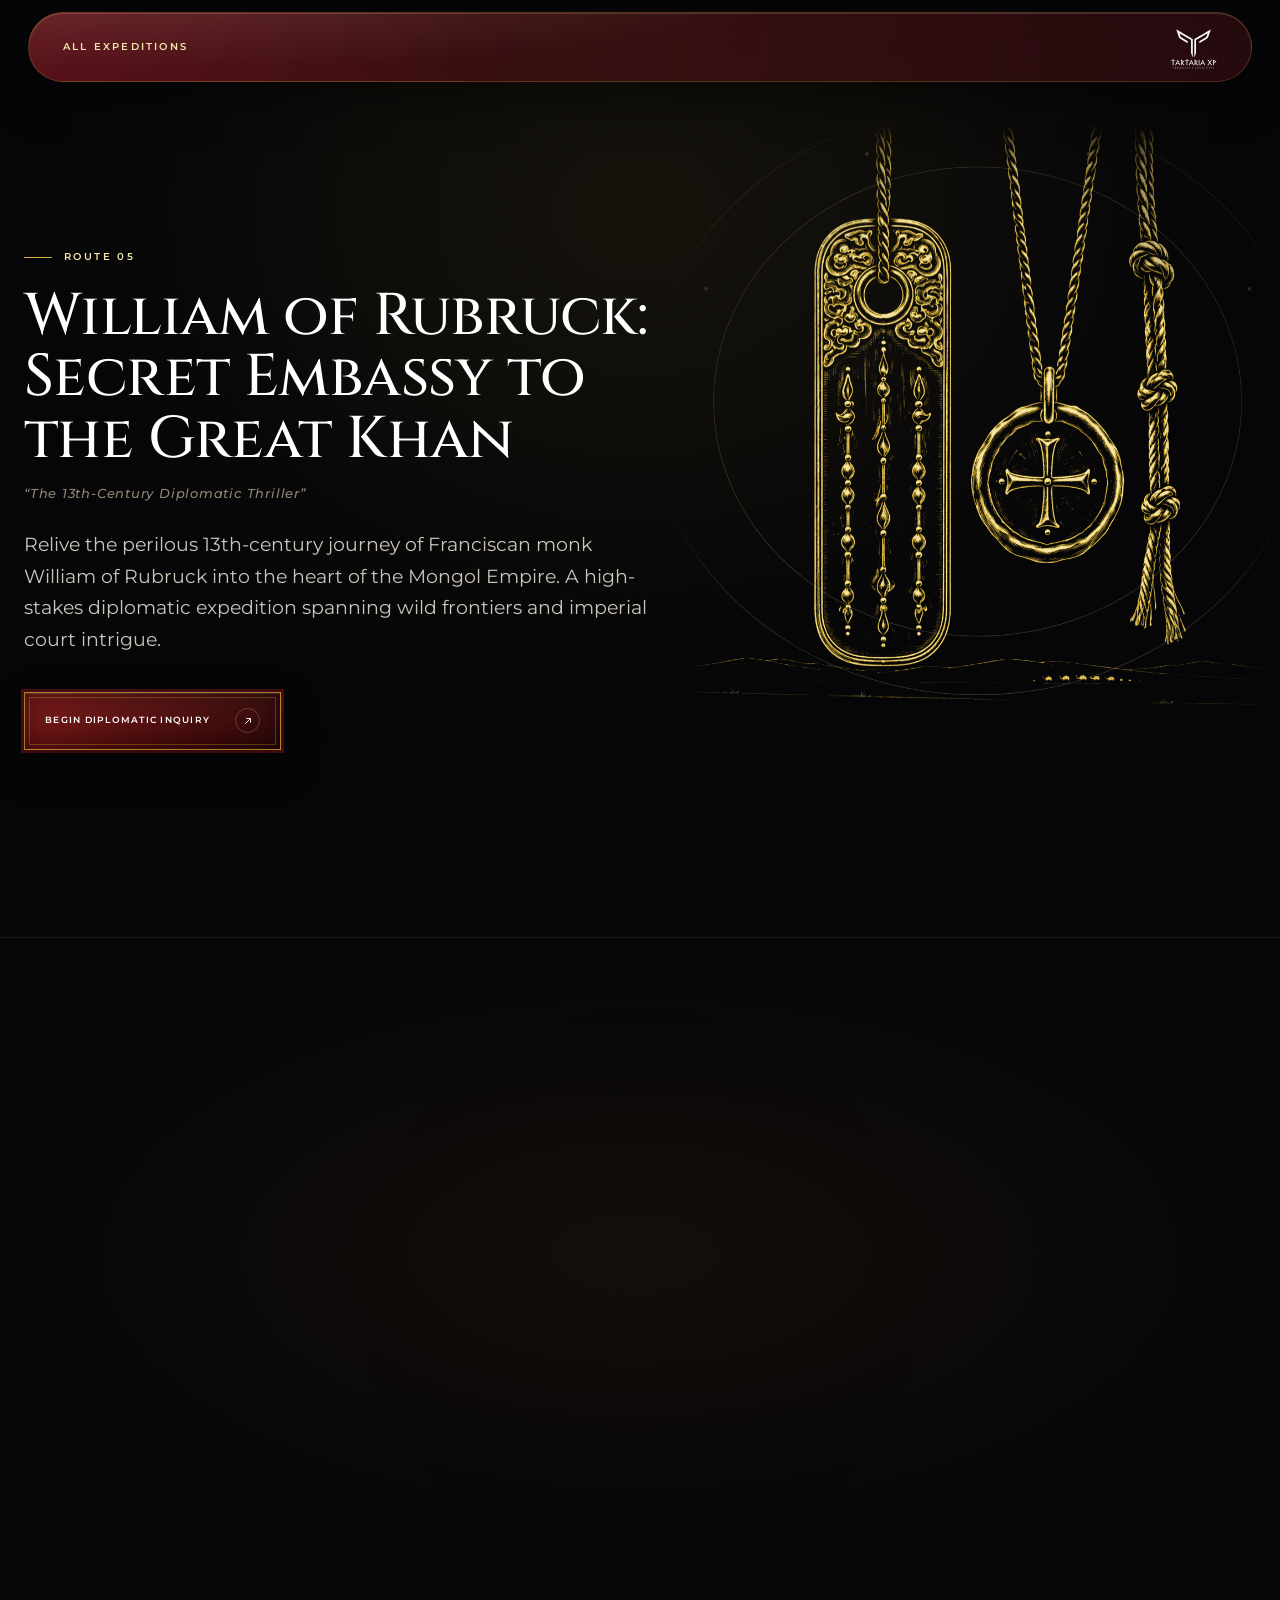
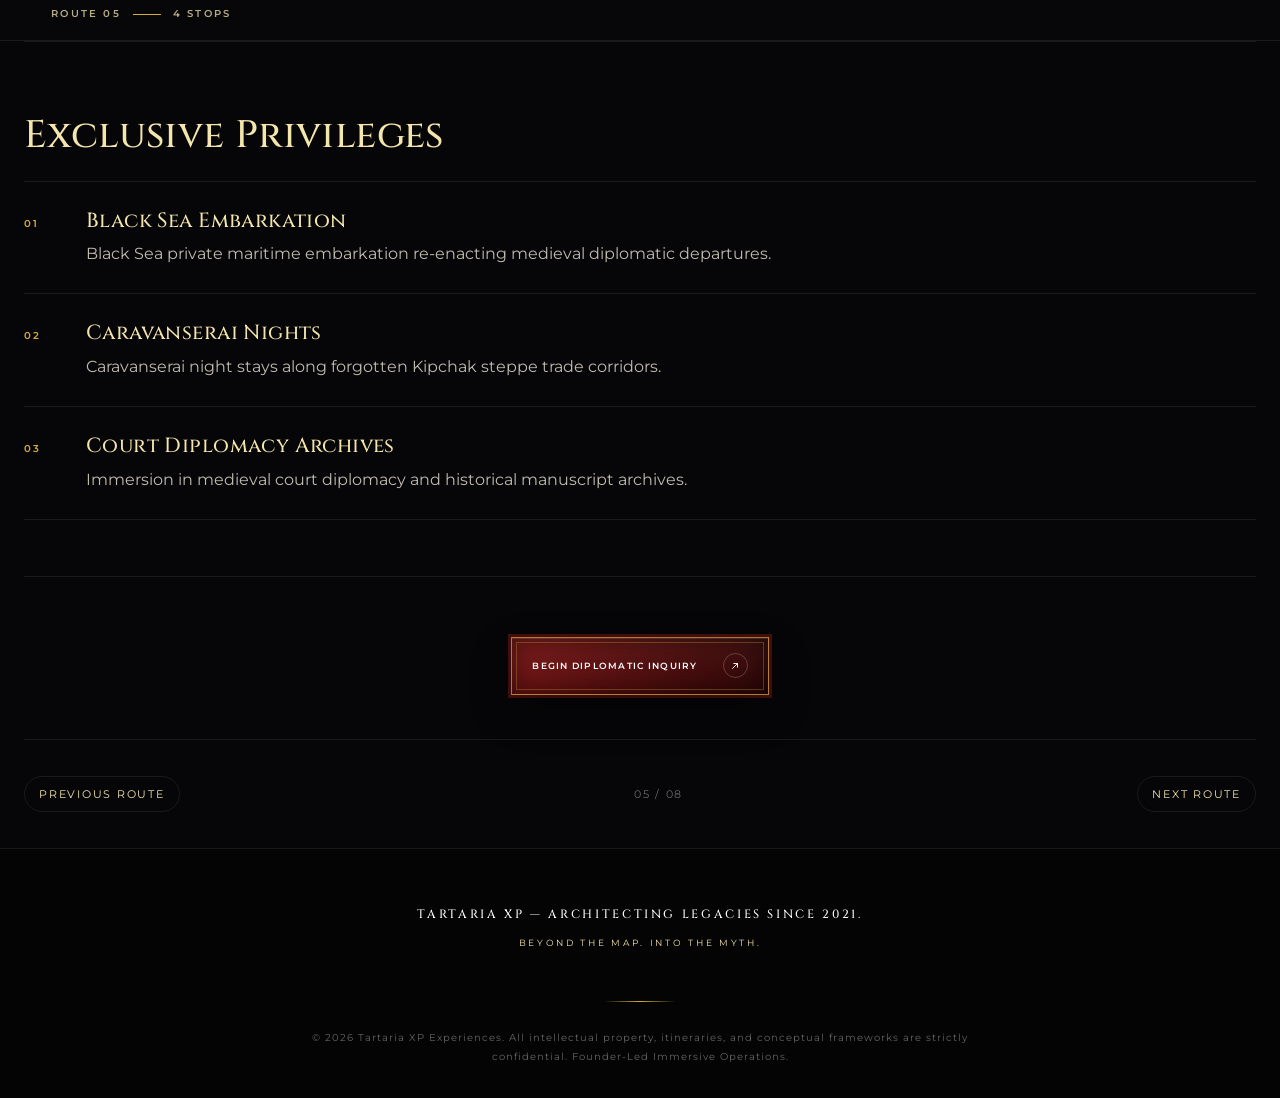
<file: williamofrubruck/index.html>
<!DOCTYPE html>
<html lang="en">
<head>
  <meta charset="UTF-8" />
  <meta name="viewport" content="width=device-width, initial-scale=1.0, viewport-fit=cover" />
  <meta name="theme-color" content="#060608" />
  <title>Expedition — Tartaria XP</title>
  <link rel="preconnect" href="https://fonts.googleapis.com" />
  <link rel="preconnect" href="https://fonts.gstatic.com" crossorigin />
  <link href="https://fonts.googleapis.com/css2?family=Cinzel:wght@400;500;600;700&family=Montserrat:wght@400;500;600;700&display=swap" rel="stylesheet" />
    <script>/* pre-hide animated blocks until the scripts have set their start states (prevents the show → hide → animate flash) */
  (function(){try{if(!matchMedia("(prefers-reduced-motion: reduce)").matches){var h=document.documentElement;h.classList.add("txp-prep");setTimeout(function(){h.classList.remove("txp-prep")},4500);}}catch(e){}})();</script>
  <link rel="stylesheet" href="/styles.css?v=20261013e" />
  <link rel="stylesheet" href="/routes.css?v=20261013e" />
  <link rel="stylesheet" href="/luxury.css?v=20261013e" />
  <link rel="stylesheet" href="/art.css?v=20261013e" />
  <link rel="stylesheet" href="/sacred-svg.css?v=20261013e" />
  <link rel="stylesheet" href="/motion.css?v=20261013e" />
  <link rel="stylesheet" href="/mobile.css?v=20261013e" />
</head>
<body class="rt-page">
<svg class="svg-sprite" width="0" height="0" aria-hidden="true" focusable="false">
    <defs>
      <g id="logoArt">
        <g class="lg-icon">
          <path class="lg-wing" fill-rule="evenodd" d="M206.9 82.1 L206.9 83.6 L207.6 85.1 L208.1 87.9 L212.1 99.9 L212.1 100.6 L214.4 107.1 L214.9 107.9 L215.9 111.4 L216.4 112.1 L217.6 115.9 L217.6 116.6 L220.9 125.9 L220.9 126.6 L221.4 127.4 L222.6 131.6 L224.6 136.4 L224.6 137.1 L225.9 140.4 L225.9 141.1 L227.1 144.4 L227.1 145.1 L228.1 147.6 L228.1 148.4 L228.6 149.1 L228.9 150.6 L230.6 154.6 L231.6 157.6 L231.6 158.4 L233.9 164.6 L234.1 166.1 L234.6 166.9 L237.4 175.6 L239.6 181.1 L239.6 181.9 L244.9 197.6 L244.9 198.4 L249.1 210.9 L249.6 211.6 L249.9 213.1 L251.9 219.1 L252.4 219.9 L254.1 225.6 L254.6 226.4 L256.4 231.9 L256.9 232.6 L258.1 237.6 L259.6 241.4 L263.9 254.1 L263.9 254.9 L264.9 257.1 L265.4 259.4 L265.9 260.1 L266.6 262.9 L267.9 265.4 L267.9 265.9 L271.1 272.6 L273.9 277.4 L273.9 277.9 L276.9 284.1 L286.4 298.6 L290.4 303.9 L298.1 312.9 L308.9 323.4 L312.9 326.6 L326.4 335.9 L333.6 339.9 L340.9 344.9 L348.1 348.9 L350.1 350.4 L356.1 353.9 L356.9 354.6 L363.4 358.1 L379.4 368.1 L384.9 370.9 L390.6 374.9 L396.6 378.1 L405.6 383.9 L416.6 390.1 L420.9 393.1 L425.1 395.4 L430.9 399.1 L434.9 401.1 L437.4 402.9 L445.1 407.1 L450.1 410.4 L454.4 413.6 L465.6 419.6 L471.6 423.9 L479.4 428.1 L485.6 432.4 L487.9 433.4 L496.6 438.6 L497.9 439.1 L503.9 443.4 L505.4 444.1 L506.4 444.1 L506.9 443.4 L506.9 438.4 L507.1 438.1 L506.9 392.6 L506.6 392.1 L503.6 389.9 L499.9 387.9 L497.1 385.9 L488.9 381.4 L475.6 372.9 L469.6 369.6 L461.4 364.4 L452.9 359.6 L448.4 356.4 L443.6 353.9 L427.9 344.1 L421.9 340.9 L415.9 336.9 L404.9 330.6 L400.1 327.1 L391.9 322.6 L385.9 318.9 L384.4 317.6 L372.4 310.6 L368.9 308.1 L360.4 303.6 L346.9 294.9 L344.9 293.1 L338.9 288.9 L329.9 279.9 L322.9 271.4 L317.1 262.1 L316.1 259.9 L312.4 253.4 L309.4 245.9 L309.1 244.6 L307.4 240.9 L306.1 237.1 L304.1 229.1 L301.1 222.1 L300.4 219.1 L298.1 212.9 L298.1 212.1 L297.6 211.4 L295.1 203.9 L294.9 202.4 L294.4 201.6 L292.1 195.1 L291.9 193.6 L291.1 192.1 L289.9 187.1 L289.9 185.4 L290.4 184.9 L291.1 184.9 L295.1 186.9 L303.4 191.9 L306.1 193.1 L320.1 201.1 L326.6 205.4 L336.6 210.4 L343.1 214.9 L346.9 216.6 L347.4 217.1 L347.9 217.1 L349.6 218.4 L355.9 221.6 L358.1 223.1 L366.9 227.6 L374.1 232.6 L380.9 236.1 L392.6 243.1 L393.1 243.1 L393.6 243.6 L397.6 245.6 L405.6 250.9 L413.1 254.9 L413.6 255.4 L417.9 257.4 L420.4 259.1 L424.6 261.4 L425.9 262.4 L431.9 265.9 L434.1 266.9 L439.1 270.1 L448.1 274.9 L455.6 279.9 L458.9 281.4 L467.4 286.6 L480.6 293.9 L486.9 298.1 L490.1 299.6 L502.6 307.1 L504.4 307.9 L523.1 319.4 L530.4 323.1 L536.4 327.4 L539.9 329.1 L546.6 333.4 L549.4 334.6 L556.1 338.6 L559.4 340.1 L567.6 345.6 L571.9 347.9 L582.9 354.6 L589.9 358.4 L593.1 360.6 L594.4 361.1 L595.4 362.4 L595.4 375.4 L595.6 375.6 L595.6 402.4 L595.4 402.6 L595.4 414.1 L595.6 414.4 L595.6 423.1 L595.4 423.4 L595.4 435.9 L595.6 436.1 L595.6 468.1 L595.4 468.4 L595.4 554.4 L595.6 554.6 L595.6 562.9 L595.4 563.1 L595.4 577.1 L595.6 577.4 L595.6 613.4 L595.4 613.6 L595.4 625.1 L595.6 625.4 L595.6 637.4 L595.4 637.6 L595.4 640.4 L595.6 640.6 L595.6 673.4 L595.4 673.6 L595.4 691.6 L595.6 691.9 L595.6 699.6 L596.4 702.6 L597.9 706.4 L599.9 712.4 L599.9 713.1 L603.9 724.6 L603.9 725.4 L604.9 727.6 L604.9 728.4 L606.1 731.6 L606.6 734.1 L611.6 747.6 L611.9 749.4 L614.9 758.4 L615.6 761.6 L618.4 769.9 L619.6 772.6 L622.9 782.6 L622.9 783.4 L625.1 789.9 L625.6 790.6 L630.1 804.6 L632.9 807.6 L636.1 810.4 L638.9 812.4 L640.4 812.6 L640.9 811.4 L640.9 805.6 L641.1 805.4 L641.1 788.1 L640.9 787.9 L640.9 776.9 L641.1 776.6 L641.1 775.4 L640.9 775.1 L640.9 695.4 L641.1 695.1 L640.9 694.1 L641.1 693.6 L641.1 687.6 L640.9 687.4 L640.9 544.9 L640.6 544.6 L640.6 539.6 L640.9 539.4 L640.9 337.4 L639.9 336.1 L630.1 330.6 L624.6 326.9 L617.4 323.1 L609.6 318.1 L602.9 314.6 L593.1 308.4 L584.4 303.9 L568.1 293.6 L555.1 286.6 L552.6 284.9 L544.6 280.4 L538.4 276.4 L534.9 274.6 L529.9 271.4 L519.9 265.9 L514.4 262.1 L509.6 259.4 L508.6 259.1 L508.1 258.6 L506.4 257.9 L495.9 251.1 L486.4 245.9 L482.6 243.4 L474.6 239.1 L470.1 236.1 L462.9 232.1 L455.6 227.4 L453.9 226.6 L443.4 220.6 L431.6 213.4 L421.9 208.1 L415.4 203.9 L406.1 198.6 L400.4 194.9 L395.9 192.6 L390.1 188.9 L384.9 186.1 L380.1 183.1 L378.4 182.4 L363.4 173.1 L356.9 169.6 L348.4 164.4 L343.1 161.6 L334.4 155.9 L325.4 151.1 L318.1 146.4 L312.9 143.6 L305.4 138.9 L300.9 136.6 L293.4 131.6 L289.6 129.9 L278.1 122.9 L276.4 122.1 L269.6 117.9 L268.4 117.4 L267.1 116.4 L259.6 112.4 L249.1 105.9 L246.6 104.6 L245.4 103.6 L242.9 102.4 L237.1 98.6 L229.9 94.9 L225.9 92.1 L218.4 87.9 L215.1 85.6 L211.6 83.9 L211.1 83.4 L209.4 82.9 L208.1 82.1Z"/>
          <path class="lg-wing" fill-rule="evenodd" d="M1115.1 81.9 L1114.4 81.9 L1107.9 85.4 L1106.6 86.4 L1101.6 89.4 L1099.9 90.1 L1093.6 94.1 L1091.9 94.9 L1087.6 97.6 L1082.4 100.4 L1078.4 103.1 L1068.4 108.6 L1061.9 112.9 L1052.1 118.1 L1048.4 120.6 L1042.4 123.9 L1037.9 126.9 L1034.4 128.6 L1033.1 129.6 L1030.6 130.9 L1029.4 131.9 L1028.1 132.4 L1019.4 137.9 L1015.4 139.9 L1007.9 144.6 L1001.4 148.1 L996.1 151.6 L986.6 156.9 L980.6 160.9 L974.9 163.9 L959.9 172.9 L955.4 175.1 L948.4 179.9 L937.9 185.9 L936.1 186.6 L931.6 189.6 L921.4 195.4 L915.6 199.1 L905.4 204.9 L901.4 207.6 L893.6 211.9 L879.6 220.4 L873.4 223.6 L868.4 227.1 L858.4 232.6 L849.6 238.1 L842.1 242.1 L830.4 249.4 L826.9 251.1 L820.9 255.4 L809.4 261.4 L805.4 264.1 L797.9 268.1 L788.9 273.9 L777.9 279.9 L770.1 284.9 L759.4 290.6 L749.9 296.6 L744.4 299.6 L739.6 302.9 L729.4 308.4 L724.9 311.4 L719.6 314.1 L718.4 315.1 L712.1 318.6 L708.4 321.1 L703.4 323.6 L699.1 326.4 L696.1 327.9 L689.9 332.1 L682.4 336.1 L681.4 337.1 L681.1 337.9 L681.1 405.1 L681.4 405.4 L681.4 430.6 L681.1 430.9 L681.1 465.6 L681.4 465.9 L681.4 481.6 L681.1 481.9 L681.1 548.4 L681.4 548.6 L681.4 560.9 L681.1 561.1 L681.1 590.9 L681.4 591.1 L681.4 619.6 L681.1 619.9 L681.1 634.6 L681.4 634.9 L681.4 642.1 L681.1 642.4 L681.1 650.1 L681.4 650.4 L681.4 667.4 L681.1 667.6 L681.1 733.6 L681.4 733.9 L681.4 736.4 L681.1 736.6 L681.1 804.1 L681.4 804.4 L681.4 811.1 L681.6 811.4 L681.4 812.1 L681.9 813.1 L683.1 812.9 L686.1 810.1 L690.4 806.9 L692.4 804.9 L694.4 798.4 L694.4 797.6 L695.1 795.9 L695.4 794.1 L697.9 786.9 L697.9 786.1 L700.6 778.1 L701.1 777.4 L702.4 772.9 L703.6 770.1 L704.9 765.6 L705.6 764.1 L705.6 763.4 L707.1 759.4 L707.1 758.6 L708.4 755.4 L708.4 754.6 L709.6 751.6 L709.6 750.9 L712.4 742.9 L712.4 742.1 L712.9 741.4 L713.4 739.1 L718.6 723.4 L719.1 722.6 L720.6 717.4 L721.4 715.9 L721.4 715.1 L725.6 702.9 L725.9 701.1 L726.6 699.1 L726.6 657.9 L726.4 657.6 L726.4 653.4 L726.6 653.1 L726.6 638.4 L726.4 638.1 L726.4 618.6 L726.6 618.4 L726.6 589.6 L726.4 589.4 L726.4 573.9 L726.6 573.6 L726.6 527.4 L726.4 527.1 L726.4 519.1 L726.6 518.9 L726.6 407.1 L726.4 406.9 L726.4 401.9 L726.6 401.6 L726.6 364.6 L726.9 364.4 L726.9 362.4 L728.1 361.1 L732.1 358.9 L736.1 356.1 L749.4 348.6 L758.4 342.9 L773.1 334.6 L774.4 333.6 L776.1 332.9 L778.6 331.1 L787.1 326.4 L791.9 323.1 L800.1 318.9 L808.4 313.6 L819.9 307.1 L823.1 304.9 L836.4 297.6 L842.9 293.1 L852.6 288.1 L859.4 283.9 L862.9 282.1 L873.4 275.4 L885.1 269.4 L904.4 257.4 L909.6 254.9 L910.1 254.4 L916.9 250.9 L917.6 250.1 L922.9 246.9 L924.1 246.4 L925.9 245.1 L926.4 245.1 L927.6 244.1 L928.6 243.9 L938.9 237.6 L944.6 234.6 L954.1 228.6 L957.6 226.9 L959.9 225.4 L965.1 222.9 L969.6 219.9 L976.9 215.9 L986.1 210.1 L988.9 208.9 L995.1 205.1 L997.4 204.1 L1003.6 200.1 L1015.9 193.1 L1019.9 191.1 L1026.6 186.9 L1030.1 185.1 L1032.1 184.9 L1032.4 185.1 L1032.4 186.9 L1031.9 188.1 L1031.6 190.1 L1030.1 193.9 L1029.9 195.4 L1029.1 196.9 L1028.9 198.4 L1026.9 203.4 L1025.6 207.6 L1025.1 208.4 L1024.9 209.9 L1024.1 211.4 L1023.9 212.9 L1022.9 215.4 L1022.9 216.1 L1022.1 217.6 L1020.4 223.6 L1019.1 226.4 L1016.9 233.1 L1016.9 233.9 L1015.9 236.4 L1015.1 239.4 L1013.1 243.9 L1012.9 245.1 L1011.9 247.1 L1011.6 248.4 L1009.6 253.4 L1007.6 257.4 L1003.1 264.6 L1002.4 266.4 L998.1 272.6 L991.1 281.1 L984.4 287.9 L975.6 294.9 L969.1 298.6 L963.9 302.4 L962.6 302.9 L957.6 306.1 L954.1 307.9 L948.6 311.9 L946.4 312.9 L942.1 315.6 L940.9 316.1 L932.6 321.4 L921.6 327.6 L917.4 330.6 L914.9 331.9 L909.4 335.4 L907.6 336.1 L893.6 344.9 L888.9 347.4 L882.4 351.9 L873.9 356.4 L867.4 360.9 L861.4 364.1 L852.4 369.9 L848.4 371.9 L842.4 375.9 L841.1 376.4 L839.1 377.9 L834.9 380.1 L831.1 382.6 L824.6 386.1 L823.4 387.1 L817.6 390.4 L815.1 392.4 L815.1 394.1 L814.9 394.4 L814.9 414.6 L815.1 414.9 L814.9 415.4 L814.9 443.1 L815.4 444.1 L816.6 444.1 L818.6 443.1 L826.4 437.9 L837.1 431.9 L839.9 429.9 L844.4 427.4 L852.1 422.4 L860.4 417.9 L862.4 416.4 L863.6 415.9 L870.1 411.9 L870.9 411.1 L875.6 408.1 L883.6 403.6 L890.4 399.4 L896.9 395.9 L906.9 389.4 L908.1 388.9 L913.1 385.6 L914.9 384.9 L919.1 382.1 L921.6 380.9 L927.6 376.9 L934.6 372.9 L937.4 370.9 L944.6 367.1 L955.4 360.1 L964.6 354.9 L976.6 347.4 L982.1 344.4 L985.6 341.9 L995.9 335.9 L1002.1 331.6 L1012.1 323.9 L1017.9 318.9 L1023.9 312.9 L1029.4 306.6 L1037.4 295.9 L1041.1 289.9 L1044.1 285.9 L1045.1 283.6 L1046.9 280.9 L1046.9 280.4 L1048.9 276.6 L1048.9 276.1 L1050.9 272.4 L1050.9 271.9 L1053.1 267.6 L1053.1 267.1 L1055.1 263.1 L1056.4 259.4 L1056.9 258.6 L1059.4 250.6 L1060.1 249.1 L1060.4 247.6 L1061.1 246.1 L1061.4 244.6 L1061.9 243.9 L1062.1 242.4 L1062.6 241.6 L1064.1 237.1 L1064.1 236.4 L1066.9 228.4 L1067.1 226.9 L1068.1 224.6 L1068.1 223.9 L1069.1 221.6 L1069.1 220.9 L1069.6 220.1 L1071.1 215.1 L1072.9 210.9 L1073.1 209.4 L1074.1 207.4 L1075.1 204.4 L1075.1 203.6 L1076.1 201.6 L1076.1 200.9 L1078.1 195.4 L1078.1 194.6 L1080.1 189.1 L1080.1 188.4 L1080.9 186.9 L1081.1 185.4 L1081.9 183.9 L1083.1 180.1 L1083.1 179.4 L1083.9 177.9 L1084.4 175.6 L1084.9 174.9 L1085.1 173.4 L1085.9 171.9 L1086.1 170.4 L1088.4 164.4 L1088.4 163.6 L1091.1 157.1 L1091.4 155.6 L1092.4 153.1 L1092.6 151.4 L1094.4 146.6 L1094.4 145.9 L1095.1 144.4 L1095.1 143.6 L1096.4 140.4 L1096.4 139.6 L1096.9 138.9 L1098.1 134.9 L1098.9 133.6 L1100.9 127.1 L1100.9 126.4 L1105.4 113.1 L1106.4 111.1 L1107.1 108.1 L1110.4 98.6 L1110.4 97.9 L1111.9 93.4 L1112.4 92.6 L1112.6 91.1 L1113.4 89.6 L1114.1 86.1 L1115.4 83.1 L1115.4 82.1Z"/>
        </g>
        <g class="lg-word">
          <path fill-rule="evenodd" d="M133.4 876.9 L129.4 876.9 L129.1 876.6 L128.1 876.6 L127.9 876.9 L111.9 876.9 L110.9 877.1 L108.1 878.9 L105.4 881.1 L92.9 889.1 L89.1 892.1 L82.4 896.6 L78.9 899.4 L72.9 903.1 L69.1 906.1 L65.9 908.1 L60.4 912.4 L54.4 916.4 L53.4 917.6 L53.6 918.9 L54.6 919.6 L59.6 918.1 L62.1 916.9 L63.4 916.6 L65.4 915.6 L71.1 913.6 L76.6 911.1 L77.9 910.9 L81.9 908.9 L90.1 905.6 L94.6 903.4 L103.4 900.1 L108.9 897.4 L110.9 896.9 L111.6 897.6 L111.6 898.9 L111.9 899.1 L111.9 972.9 L111.6 973.1 L111.9 994.6 L111.6 994.9 L111.6 1024.6 L111.9 1025.6 L112.4 1026.1 L113.4 1026.4 L129.4 1026.4 L129.6 1026.1 L131.6 1025.9 L132.1 1024.9 L132.1 989.9 L132.4 989.6 L132.4 980.1 L132.1 979.9 L132.4 939.9 L132.1 939.6 L132.1 934.1 L132.4 933.9 L132.4 899.1 L132.6 898.9 L132.6 897.1 L133.1 896.6 L134.9 896.9 L140.9 899.6 L148.9 902.4 L157.4 906.1 L159.1 906.6 L164.6 909.4 L168.4 910.9 L171.1 911.6 L177.4 914.4 L179.9 915.1 L181.9 916.1 L185.4 917.1 L186.1 917.6 L190.9 918.9 L191.9 918.6 L192.4 918.1 L192.1 916.9 L190.1 915.1 L179.6 908.1 L174.9 904.4 L168.1 900.4 L161.4 895.4 L154.1 890.6 L151.4 888.4 L147.9 886.1 L146.6 885.6 L135.9 878.1Z"/>
          <path fill-rule="evenodd" d="M245.6 879.6 L245.1 879.6 L244.4 880.6 L242.9 883.6 L242.9 884.1 L241.1 887.1 L241.1 887.6 L237.9 893.9 L237.9 894.4 L231.6 907.1 L231.6 907.6 L227.6 915.9 L227.6 916.4 L225.6 919.9 L225.6 920.4 L223.6 924.1 L222.9 926.4 L219.1 933.9 L218.1 936.9 L214.6 944.1 L214.6 944.6 L210.6 952.1 L207.6 959.9 L202.9 969.1 L202.9 969.6 L201.1 973.1 L199.6 977.1 L195.4 984.6 L192.9 991.1 L188.6 999.4 L188.6 999.9 L187.9 1001.1 L186.4 1005.1 L184.9 1007.9 L184.9 1008.4 L184.4 1008.9 L184.4 1009.4 L183.1 1011.9 L181.6 1014.1 L179.9 1017.6 L176.9 1025.1 L177.4 1026.1 L178.1 1026.4 L181.1 1026.4 L181.4 1026.6 L192.1 1026.6 L192.4 1026.4 L194.1 1026.4 L195.4 1025.9 L196.1 1024.9 L198.1 1020.6 L198.1 1020.1 L204.1 1008.6 L204.1 1008.1 L206.1 1004.4 L207.9 999.9 L210.1 995.4 L211.4 994.4 L217.6 990.9 L218.4 990.1 L223.4 987.4 L228.1 984.1 L232.9 981.6 L234.6 980.4 L244.6 975.4 L246.1 975.6 L246.6 976.1 L251.4 978.4 L253.6 979.9 L260.4 983.4 L271.9 990.9 L277.1 993.9 L278.9 995.4 L281.1 1000.1 L281.9 1002.4 L284.6 1007.9 L284.6 1008.4 L285.9 1010.6 L285.9 1011.1 L287.1 1013.4 L287.1 1013.9 L289.1 1017.6 L290.9 1022.1 L292.6 1025.6 L293.1 1026.1 L293.9 1026.4 L306.6 1026.4 L306.9 1026.1 L310.6 1026.1 L311.6 1025.6 L311.6 1024.4 L305.1 1010.6 L305.1 1010.1 L302.4 1004.4 L302.4 1003.9 L296.9 992.9 L296.9 992.4 L295.9 990.6 L295.9 990.1 L293.1 984.4 L293.1 983.9 L290.4 978.9 L287.1 970.6 L285.9 968.4 L285.9 967.9 L285.4 967.4 L285.4 966.9 L282.1 960.4 L282.1 959.9 L278.9 953.1 L278.9 952.6 L275.6 946.1 L271.9 936.1 L267.9 928.6 L264.9 921.1 L259.1 909.1 L255.1 899.1 L253.9 896.9 L253.6 895.9 L253.1 895.4 L252.1 892.6 L247.9 884.1 L247.9 883.6ZM245.1 921.1 L246.6 923.1 L246.9 924.1 L251.1 932.4 L251.1 932.9 L252.9 936.1 L254.1 939.4 L254.6 939.9 L254.6 940.4 L255.9 942.6 L260.1 953.4 L267.6 969.1 L268.1 971.1 L268.6 971.9 L269.1 974.9 L268.1 975.1 L264.1 973.1 L258.9 969.9 L256.6 968.1 L250.4 964.9 L247.6 963.1 L245.6 962.1 L243.9 962.1 L243.4 962.6 L240.9 963.6 L240.4 964.1 L233.1 967.9 L223.9 973.9 L221.1 975.1 L220.1 975.1 L219.9 974.9 L219.9 973.9 L221.1 970.1 L223.6 965.4 L223.6 964.9 L228.6 954.4 L229.6 951.6 L232.9 945.4 L232.9 944.9 L234.1 942.6 L235.9 938.1 L240.1 930.1 L240.1 929.6 L242.1 925.9 L242.4 924.9 L242.9 924.4 L243.6 922.6Z"/>
          <path fill-rule="evenodd" d="M331.6 877.4 L330.9 878.6 L330.9 969.4 L330.6 969.6 L330.9 970.6 L330.9 997.1 L330.6 997.4 L330.6 1023.1 L330.9 1023.4 L330.9 1025.4 L331.6 1026.1 L332.6 1026.1 L332.9 1026.4 L343.4 1026.4 L343.6 1026.1 L348.1 1026.1 L349.4 1024.9 L349.4 996.6 L349.1 996.4 L349.4 977.9 L349.9 976.4 L350.6 975.6 L354.1 973.1 L355.1 972.9 L356.9 974.4 L359.9 978.4 L362.6 981.1 L368.6 988.6 L370.9 991.9 L374.9 996.6 L376.1 998.6 L380.6 1004.4 L386.1 1010.9 L391.9 1018.6 L394.6 1021.6 L397.9 1025.9 L399.1 1026.4 L418.4 1026.4 L418.6 1026.1 L419.9 1026.1 L420.4 1025.6 L420.4 1024.9 L418.1 1021.4 L409.1 1010.9 L407.4 1008.4 L405.1 1005.9 L400.9 999.9 L395.6 993.9 L392.4 989.4 L378.9 972.9 L375.6 968.4 L371.9 964.4 L370.1 961.4 L370.1 960.6 L372.1 958.1 L381.1 950.9 L384.1 948.9 L403.4 932.9 L408.4 929.1 L410.1 927.4 L410.4 926.9 L410.1 926.4 L407.4 923.9 L402.1 919.9 L397.1 916.6 L394.1 915.1 L380.6 905.4 L372.6 900.6 L367.6 896.9 L356.4 890.1 L351.9 886.6 L343.6 882.1 L339.9 879.4 L335.4 877.1 L332.4 877.1ZM350.4 905.4 L350.9 905.4 L353.9 906.9 L365.4 914.4 L370.4 917.1 L373.6 919.6 L381.4 924.6 L384.6 927.4 L384.6 928.1 L382.1 930.4 L374.1 936.1 L368.4 941.1 L364.4 943.9 L361.9 946.1 L351.1 953.9 L350.4 953.9 L349.9 953.4 L349.6 952.6 L349.6 950.1 L349.4 949.9 L349.4 910.4 L349.6 910.1 L349.6 907.1Z"/>
          <path fill-rule="evenodd" d="M476.1 876.6 L473.9 877.6 L471.6 879.1 L466.1 883.4 L459.9 887.1 L447.6 896.1 L443.1 898.9 L442.4 899.6 L435.9 903.9 L434.1 905.4 L429.4 908.4 L426.6 910.6 L420.1 915.1 L418.1 917.1 L418.1 918.1 L418.4 918.6 L419.6 918.9 L423.9 917.6 L426.6 916.4 L432.1 914.6 L440.1 910.9 L441.4 910.6 L442.6 909.9 L443.9 909.6 L448.9 907.6 L455.1 904.6 L462.6 901.9 L466.6 899.9 L470.9 898.4 L473.4 897.1 L474.9 896.6 L475.6 896.6 L476.1 897.1 L476.4 900.1 L476.6 900.4 L476.6 1024.1 L476.9 1024.4 L476.9 1025.4 L477.9 1026.1 L480.4 1026.1 L480.6 1026.4 L493.9 1026.4 L494.1 1026.1 L495.9 1026.1 L496.4 1025.9 L496.9 1024.6 L496.9 1003.4 L497.1 1003.1 L497.1 994.9 L496.9 994.6 L496.9 958.1 L497.1 957.9 L496.9 910.1 L497.1 909.9 L497.1 898.6 L497.4 898.4 L497.4 897.4 L497.9 896.9 L498.6 896.9 L502.6 898.1 L503.4 898.6 L513.1 902.1 L520.6 905.9 L526.1 907.6 L527.9 908.6 L529.9 909.1 L534.6 911.4 L535.9 911.6 L537.9 912.6 L539.1 912.9 L539.9 913.4 L541.1 913.6 L543.1 914.6 L549.9 916.9 L553.4 918.4 L556.6 918.6 L557.1 918.1 L557.1 917.1 L550.9 912.1 L547.4 909.9 L539.4 903.9 L526.6 895.6 L521.9 892.1 L517.1 889.1 L513.6 886.4 L506.6 882.4 L499.4 877.4 L497.1 876.6Z"/>
          <path fill-rule="evenodd" d="M604.9 879.6 L604.1 879.6 L603.6 880.1 L599.4 887.9 L595.4 898.1 L592.4 903.9 L592.4 904.4 L591.1 906.6 L591.1 907.1 L590.1 908.9 L588.1 913.9 L581.1 927.9 L580.1 930.6 L573.9 943.6 L572.1 948.1 L569.1 953.9 L569.1 954.4 L566.9 958.6 L565.1 963.1 L561.9 969.4 L561.9 969.9 L558.4 976.9 L558.4 977.4 L556.1 981.9 L556.1 982.4 L553.9 986.6 L553.9 987.1 L552.9 988.9 L552.9 989.4 L551.9 991.1 L549.9 996.1 L540.1 1015.9 L538.9 1019.1 L537.9 1020.6 L537.9 1021.1 L536.1 1024.6 L536.1 1025.6 L536.6 1026.1 L538.1 1026.1 L538.4 1026.4 L553.6 1026.4 L554.9 1025.9 L562.1 1011.1 L564.1 1006.1 L567.4 999.9 L567.4 999.4 L568.9 996.6 L569.1 995.6 L570.4 994.4 L576.4 991.1 L585.1 985.4 L595.6 979.9 L599.4 977.4 L603.1 975.4 L604.1 975.4 L609.9 978.9 L617.6 982.9 L625.9 987.9 L631.1 991.6 L635.9 994.1 L637.4 995.6 L639.9 1000.9 L639.9 1001.4 L642.9 1007.1 L644.9 1012.1 L646.9 1015.9 L649.4 1022.6 L651.4 1026.1 L652.1 1026.4 L668.1 1026.4 L668.4 1026.1 L669.6 1026.1 L670.1 1025.6 L670.1 1024.4 L669.1 1022.6 L667.9 1019.1 L663.1 1010.1 L659.1 999.9 L655.1 992.1 L655.1 991.6 L654.1 989.9 L654.1 989.4 L650.9 982.4 L650.9 981.9 L649.6 979.6 L648.9 977.4 L645.9 971.6 L645.6 970.4 L641.1 960.9 L637.9 952.6 L631.9 940.1 L629.9 934.6 L628.9 932.9 L628.6 931.6 L626.9 928.1 L626.1 925.9 L623.6 921.1 L621.4 915.4 L613.4 898.4 L612.6 895.9 L610.6 890.9 L608.6 886.9 L608.6 886.4 L607.1 883.4 L606.1 882.1 L605.4 880.1ZM603.6 920.6 L604.1 920.6 L604.6 921.1 L605.6 922.9 L605.6 923.4 L608.4 928.9 L608.4 929.4 L611.4 935.1 L612.6 938.9 L615.4 944.6 L615.4 945.1 L618.9 951.9 L621.6 959.1 L626.9 969.9 L628.4 974.4 L628.4 975.4 L628.1 975.6 L627.1 975.6 L623.6 973.9 L617.6 969.9 L612.4 966.9 L608.9 964.4 L604.1 962.1 L602.4 962.4 L598.9 964.1 L588.4 970.6 L581.1 974.6 L579.9 974.9 L579.4 974.4 L579.4 973.1 L580.6 969.4 L585.9 958.4 L588.6 951.4 L594.1 940.9 L597.1 933.1 L599.9 927.9 L601.6 923.4 L602.6 921.6Z"/>
          <path fill-rule="evenodd" d="M689.6 877.6 L689.4 879.6 L689.1 879.9 L689.1 961.6 L688.9 961.9 L688.9 971.6 L689.1 971.9 L688.9 999.9 L689.1 1000.1 L689.1 1023.9 L689.4 1024.1 L689.4 1025.6 L690.4 1026.4 L692.4 1026.4 L692.6 1026.6 L706.6 1026.6 L707.9 1025.9 L707.9 1024.4 L708.1 1024.1 L708.1 1016.9 L707.9 1016.6 L707.9 1003.4 L708.1 1003.1 L708.1 999.4 L707.9 999.1 L707.9 986.4 L708.1 986.1 L708.1 977.4 L708.4 976.6 L711.6 973.9 L712.9 973.1 L713.9 973.1 L714.9 973.9 L723.4 983.6 L729.1 991.4 L737.4 1000.9 L744.1 1010.1 L750.6 1017.6 L752.1 1019.9 L757.1 1025.9 L758.1 1026.4 L762.1 1026.4 L762.4 1026.6 L770.9 1026.6 L771.1 1026.4 L778.6 1026.4 L779.4 1026.1 L779.9 1025.6 L779.9 1025.1 L779.1 1023.9 L775.6 1019.9 L771.9 1014.6 L764.9 1006.4 L759.9 999.6 L755.1 994.4 L751.4 989.4 L742.4 978.6 L738.1 972.9 L730.6 964.1 L728.6 961.1 L728.6 960.4 L735.6 954.1 L742.9 948.4 L745.4 946.9 L751.4 942.4 L759.9 934.9 L768.9 927.9 L769.1 926.4 L766.4 923.9 L759.9 919.1 L757.1 917.6 L753.4 914.9 L745.1 909.9 L736.9 903.9 L731.4 900.9 L719.6 892.9 L714.4 889.9 L703.4 882.1 L694.9 877.4 L690.1 877.4ZM709.4 905.4 L712.9 907.1 L724.1 914.6 L733.6 920.1 L740.6 924.9 L742.9 927.1 L742.6 928.6 L739.9 931.4 L728.6 939.6 L719.1 947.1 L709.6 953.9 L708.6 952.9 L708.4 949.1 L708.1 948.9 L708.1 908.9 L708.4 908.6 L708.6 906.1Z"/>
          <path fill-rule="evenodd" d="M799.1 878.9 L798.1 879.6 L798.1 880.9 L797.9 881.1 L797.9 1025.1 L798.1 1025.9 L799.1 1026.4 L815.6 1026.4 L816.6 1025.6 L816.6 955.9 L816.9 955.6 L816.9 939.9 L816.6 939.6 L816.6 890.1 L816.9 889.9 L816.9 884.4 L816.6 884.1 L816.6 880.9 L816.1 879.4 L815.4 878.9 L810.4 878.9 L810.1 878.6Z"/>
          <path fill-rule="evenodd" d="M902.6 879.9 L902.1 880.1 L898.1 888.1 L898.1 888.6 L897.1 890.4 L894.9 896.1 L889.6 905.9 L889.6 906.4 L888.4 908.6 L884.9 917.4 L881.9 923.1 L881.9 923.6 L880.6 925.9 L878.6 930.9 L877.9 931.9 L877.6 932.9 L877.1 933.4 L873.6 940.4 L870.6 947.9 L867.9 953.1 L867.9 953.6 L866.9 955.4 L863.9 962.9 L863.1 963.9 L859.6 970.9 L859.6 971.4 L857.1 976.4 L855.6 980.4 L851.4 989.1 L850.6 991.4 L846.6 999.1 L845.4 1002.4 L838.6 1016.4 L838.6 1016.9 L835.4 1023.6 L835.4 1024.1 L834.6 1025.1 L834.6 1025.9 L835.4 1026.4 L839.1 1026.6 L839.4 1026.9 L848.4 1026.9 L848.6 1027.1 L850.9 1027.1 L851.1 1026.9 L852.9 1026.9 L853.4 1026.6 L854.1 1025.6 L855.1 1022.6 L860.9 1010.6 L863.4 1004.4 L867.6 996.1 L870.1 994.1 L883.9 986.1 L888.1 983.1 L898.1 977.9 L898.6 977.4 L902.1 975.9 L905.6 977.4 L907.9 978.9 L914.4 982.1 L915.6 983.1 L917.6 984.1 L923.1 988.1 L931.6 992.9 L935.9 996.1 L938.1 1000.1 L940.9 1007.1 L942.6 1010.4 L943.1 1012.1 L945.1 1015.9 L945.1 1016.4 L949.9 1026.4 L951.6 1026.9 L966.9 1026.9 L967.1 1026.6 L968.1 1026.6 L968.6 1026.1 L968.6 1025.1 L966.1 1018.9 L961.4 1009.6 L960.6 1007.4 L956.1 998.1 L956.1 997.6 L953.4 991.9 L953.4 991.4 L951.4 987.6 L948.9 981.1 L945.9 975.4 L945.9 974.9 L943.1 969.1 L943.1 968.6 L938.1 958.4 L938.1 957.9 L934.1 949.4 L931.1 941.9 L929.9 939.6 L927.9 934.6 L927.4 934.1 L927.1 933.1 L925.1 929.4 L922.1 921.9 L918.9 915.1 L916.9 909.6 L914.1 903.9 L914.1 903.4 L910.9 897.4 L910.9 896.9 L908.9 892.9 L908.6 891.6 L906.9 887.9 L906.9 887.4 L905.6 885.1 L905.6 884.6 L904.1 882.1 L903.6 880.6ZM902.6 921.9 L903.6 923.1 L904.9 925.6 L905.9 928.9 L909.1 935.1 L909.6 935.6 L912.6 943.1 L916.9 951.9 L919.1 957.9 L920.6 960.6 L921.1 962.4 L924.9 969.6 L926.6 975.1 L926.1 975.9 L925.4 975.9 L907.6 965.1 L903.1 962.9 L901.6 962.6 L898.1 964.1 L896.1 965.6 L890.1 968.9 L882.6 973.9 L877.6 976.4 L877.1 976.4 L876.9 976.1 L876.9 975.1 L878.9 969.6 L883.6 960.4 L883.6 959.9 L885.9 955.4 L887.9 950.1 L892.1 941.9 L892.1 941.4 L894.6 936.4 L894.6 935.9 L898.1 929.4 L898.1 928.9 L900.1 925.1 L900.1 924.6 L901.1 922.9 L902.1 921.9Z"/>
          <path fill-rule="evenodd" d="M1024.6 879.4 L1024.4 880.1 L1024.9 881.1 L1030.4 887.9 L1035.9 896.6 L1042.4 904.6 L1050.1 915.9 L1052.6 918.9 L1059.1 928.1 L1062.9 932.9 L1066.4 938.4 L1070.9 944.1 L1076.6 952.6 L1075.9 954.1 L1067.4 966.1 L1066.4 967.1 L1057.6 979.1 L1051.4 986.9 L1046.6 994.4 L1041.9 1000.1 L1032.6 1013.9 L1023.9 1025.4 L1024.1 1026.6 L1024.9 1026.9 L1032.1 1026.9 L1032.4 1027.1 L1042.4 1027.1 L1042.6 1026.9 L1045.6 1026.9 L1046.1 1026.6 L1049.1 1021.9 L1050.6 1020.1 L1054.1 1014.9 L1057.9 1010.4 L1061.9 1004.9 L1065.6 998.9 L1068.9 994.9 L1073.1 988.4 L1077.9 982.4 L1085.4 971.9 L1088.6 968.6 L1089.6 969.4 L1093.4 974.9 L1099.6 982.9 L1107.4 993.9 L1111.6 999.1 L1115.4 1005.1 L1123.6 1015.9 L1128.4 1022.9 L1131.4 1026.6 L1131.9 1026.9 L1151.9 1026.9 L1152.9 1026.6 L1153.4 1026.1 L1153.4 1025.1 L1152.4 1024.1 L1146.4 1015.4 L1143.1 1011.6 L1136.1 1001.4 L1131.1 995.1 L1126.4 987.6 L1123.6 983.9 L1121.4 981.4 L1117.9 976.1 L1114.6 972.1 L1109.9 964.9 L1102.4 955.1 L1100.9 952.4 L1103.4 948.6 L1108.1 942.6 L1113.6 933.9 L1117.1 929.9 L1121.4 923.6 L1123.9 920.6 L1136.1 903.4 L1142.4 895.6 L1151.4 882.4 L1153.1 880.4 L1153.1 879.6 L1152.1 879.1 L1148.1 879.1 L1147.9 878.9 L1134.4 878.9 L1134.1 879.1 L1132.1 879.1 L1131.6 879.4 L1129.1 882.4 L1127.6 884.9 L1125.1 887.9 L1118.6 897.1 L1114.4 902.4 L1109.1 910.1 L1100.1 921.4 L1093.6 931.1 L1090.4 934.9 L1088.9 935.9 L1085.9 933.1 L1080.1 925.1 L1077.9 921.4 L1068.1 908.9 L1064.4 903.1 L1060.4 898.4 L1053.9 888.9 L1046.6 879.6 L1045.1 878.9 L1027.1 878.9 L1026.9 879.1 L1025.1 879.1Z"/>
          <path fill-rule="evenodd" d="M1175.4 879.1 L1174.6 880.1 L1174.6 925.4 L1174.4 925.6 L1174.6 1025.9 L1175.6 1026.9 L1191.1 1027.1 L1191.4 1026.9 L1192.4 1026.9 L1193.1 1026.1 L1193.4 980.6 L1194.1 978.9 L1197.6 976.1 L1204.1 971.9 L1210.6 966.6 L1222.6 959.1 L1227.1 955.4 L1231.6 952.1 L1240.6 946.4 L1250.9 938.9 L1261.1 931.9 L1263.6 929.9 L1263.6 928.9 L1254.1 922.1 L1241.6 914.6 L1230.9 907.6 L1228.4 906.4 L1223.1 902.6 L1216.6 899.4 L1205.9 892.4 L1196.6 886.9 L1193.9 885.6 L1192.1 884.4 L1189.1 882.9 L1186.1 880.9 L1182.4 879.1ZM1194.4 904.9 L1196.1 905.1 L1201.9 908.1 L1207.4 911.4 L1211.4 914.1 L1219.6 918.4 L1231.1 926.1 L1232.4 926.6 L1235.4 928.6 L1236.1 929.6 L1234.1 931.9 L1228.4 935.6 L1222.9 939.9 L1216.9 943.6 L1215.9 944.6 L1212.6 946.6 L1208.1 950.1 L1206.6 950.9 L1199.4 956.1 L1194.9 958.9 L1193.9 957.9 L1193.6 948.9 L1193.4 948.6 L1193.6 908.9 L1193.9 908.6 L1193.9 905.6Z"/>
        </g>
        <g class="lg-tag">
          <path fill-rule="evenodd" d="M125.6 1076.4 L125.4 1077.4 L127.1 1078.4 L128.1 1079.4 L128.4 1080.1 L128.4 1104.6 L128.1 1104.9 L127.9 1107.1 L126.9 1108.1 L125.4 1108.6 L124.9 1109.1 L125.1 1109.9 L125.9 1110.1 L126.9 1109.9 L137.1 1109.9 L137.4 1110.1 L140.4 1110.1 L140.6 1109.9 L149.6 1109.9 L150.1 1109.6 L150.9 1108.1 L151.4 1104.6 L151.6 1104.4 L151.6 1102.9 L150.9 1102.1 L150.1 1102.4 L148.9 1105.1 L147.1 1106.6 L145.6 1107.4 L142.4 1107.6 L142.1 1107.9 L137.4 1107.9 L136.1 1107.4 L134.9 1106.1 L134.9 1103.6 L134.6 1103.4 L134.6 1095.1 L134.9 1094.4 L135.6 1093.6 L142.9 1093.6 L144.4 1094.9 L145.1 1096.6 L145.9 1097.4 L146.9 1097.1 L146.4 1088.6 L145.9 1088.1 L145.4 1088.1 L144.9 1088.6 L144.4 1090.1 L143.4 1091.1 L142.4 1091.4 L137.1 1091.4 L136.9 1091.1 L135.6 1091.1 L134.9 1090.4 L134.6 1089.4 L134.6 1079.4 L135.9 1078.4 L143.1 1078.4 L143.4 1078.6 L144.6 1078.6 L146.6 1079.9 L147.4 1080.9 L147.9 1082.4 L148.4 1082.9 L148.9 1082.9 L149.1 1082.6 L149.1 1077.4 L148.9 1076.9 L148.1 1076.4Z"/>
          <path fill-rule="evenodd" d="M171.1 1076.4 L170.6 1076.9 L170.6 1077.4 L171.6 1078.1 L172.9 1078.4 L175.6 1081.1 L177.1 1083.1 L180.9 1089.6 L183.4 1092.9 L183.6 1094.4 L175.6 1105.9 L173.6 1107.6 L170.9 1108.6 L170.6 1109.6 L171.4 1110.1 L180.4 1110.1 L181.1 1109.9 L181.6 1109.4 L181.4 1108.6 L179.6 1107.9 L178.9 1107.1 L178.9 1106.1 L179.9 1104.1 L182.9 1099.9 L185.1 1097.4 L185.9 1097.4 L187.1 1098.9 L191.9 1106.4 L191.9 1107.4 L190.4 1108.4 L190.1 1109.1 L190.6 1109.9 L191.6 1110.1 L203.4 1110.1 L203.9 1109.9 L204.4 1109.1 L203.9 1108.6 L201.9 1107.9 L199.4 1105.4 L191.6 1093.6 L190.6 1091.6 L190.6 1090.4 L195.1 1083.6 L199.6 1078.9 L202.9 1077.6 L203.1 1076.6 L202.9 1076.4 L192.6 1076.4 L192.1 1076.9 L192.1 1077.6 L193.9 1078.4 L194.6 1079.1 L194.6 1079.9 L189.9 1087.1 L188.6 1088.1 L187.9 1087.6 L186.4 1085.6 L182.6 1079.6 L182.6 1078.4 L184.4 1077.1 L183.9 1076.4 L183.1 1076.1 L182.1 1076.4 L180.9 1076.4 L180.6 1076.1Z"/>
          <path fill-rule="evenodd" d="M223.4 1076.4 L222.9 1076.9 L222.9 1077.4 L223.4 1077.9 L224.4 1078.1 L225.9 1079.9 L225.9 1105.1 L225.4 1107.1 L224.6 1107.9 L223.1 1108.4 L222.6 1108.9 L222.6 1109.6 L223.4 1110.1 L234.9 1110.1 L235.6 1109.9 L235.9 1108.9 L233.4 1107.9 L232.6 1106.6 L232.6 1096.9 L233.4 1096.1 L234.6 1096.1 L234.9 1096.4 L239.1 1096.4 L243.9 1094.6 L246.4 1092.9 L248.1 1090.4 L248.6 1088.6 L248.6 1087.1 L248.9 1086.9 L248.6 1084.4 L248.1 1083.4 L247.9 1081.9 L246.4 1079.6 L244.9 1078.4 L243.1 1077.4 L240.6 1076.6 L239.1 1076.6 L238.9 1076.4ZM233.6 1078.4 L236.6 1078.4 L238.9 1079.4 L240.4 1080.9 L241.6 1083.9 L241.9 1087.9 L241.1 1090.9 L238.9 1093.4 L237.1 1094.1 L233.4 1094.1 L232.6 1093.6 L232.4 1092.9 L232.4 1091.9 L232.6 1091.6 L232.4 1091.1 L232.6 1079.1Z"/>
          <path fill-rule="evenodd" d="M290.4 1076.4 L288.4 1076.1 L288.1 1076.4 L286.1 1076.4 L285.9 1076.1 L283.6 1076.1 L283.4 1076.4 L267.9 1076.4 L267.1 1076.9 L267.1 1077.4 L267.9 1078.1 L269.4 1078.6 L270.1 1079.9 L270.1 1106.4 L269.4 1107.6 L267.6 1108.4 L266.9 1109.1 L267.4 1109.9 L268.1 1110.1 L283.9 1110.1 L284.1 1109.9 L290.4 1109.9 L291.9 1109.4 L292.4 1108.6 L293.1 1106.1 L293.4 1102.9 L292.9 1102.4 L292.1 1102.4 L290.6 1104.9 L288.6 1106.9 L287.4 1107.6 L286.1 1107.6 L285.9 1107.9 L280.1 1107.9 L279.9 1107.6 L278.6 1107.6 L277.6 1107.1 L276.6 1105.6 L276.6 1095.1 L277.4 1093.9 L278.4 1093.6 L283.9 1093.6 L284.1 1093.9 L285.1 1093.9 L286.1 1094.6 L286.6 1095.4 L286.9 1096.6 L287.4 1097.1 L287.9 1097.1 L288.4 1096.1 L288.1 1095.4 L288.4 1088.9 L288.1 1088.4 L287.6 1088.1 L287.1 1088.4 L286.4 1090.1 L285.1 1091.1 L277.6 1091.1 L276.6 1089.9 L276.6 1081.9 L276.4 1081.6 L276.6 1079.4 L277.4 1078.6 L278.1 1078.4 L285.6 1078.6 L288.4 1080.1 L289.9 1082.6 L290.9 1082.9 L291.1 1082.4 L291.1 1077.9Z"/>
          <path fill-rule="evenodd" d="M312.9 1076.6 L312.6 1077.4 L314.4 1078.4 L315.6 1079.9 L315.9 1106.1 L315.6 1106.9 L314.4 1108.1 L312.9 1108.6 L312.4 1109.1 L312.4 1109.6 L313.1 1110.1 L325.4 1110.1 L326.1 1109.6 L326.1 1108.6 L325.9 1108.4 L324.4 1108.1 L322.9 1106.9 L322.4 1104.9 L322.4 1097.6 L322.6 1097.4 L322.6 1096.1 L323.1 1095.4 L324.1 1095.1 L325.4 1095.6 L326.9 1097.1 L328.1 1099.9 L330.9 1104.1 L332.9 1106.6 L335.6 1109.1 L338.6 1110.1 L341.4 1110.1 L341.6 1110.4 L344.1 1110.4 L344.9 1110.1 L345.1 1109.6 L344.9 1108.9 L342.1 1107.6 L339.9 1105.1 L332.6 1094.1 L332.6 1093.6 L333.4 1092.9 L335.1 1091.9 L336.1 1090.9 L337.6 1087.9 L337.6 1086.9 L337.9 1086.6 L337.9 1082.6 L337.6 1081.6 L336.4 1079.4 L334.1 1077.6 L330.6 1076.6 L325.9 1076.4 L325.6 1076.1 L324.4 1076.1 L324.1 1076.4 L313.4 1076.4ZM323.4 1078.4 L326.6 1078.4 L328.4 1079.1 L330.4 1080.9 L331.4 1083.6 L331.4 1088.4 L331.1 1089.1 L329.1 1091.4 L326.9 1092.4 L324.4 1092.6 L323.4 1092.4 L322.4 1091.4 L322.1 1079.6Z"/>
          <path fill-rule="evenodd" d="M362.9 1076.4 L362.4 1076.9 L362.4 1077.4 L362.9 1077.9 L364.6 1078.6 L365.6 1080.4 L365.6 1093.9 L365.4 1094.1 L365.6 1106.1 L365.4 1106.9 L364.1 1108.1 L362.4 1108.6 L361.9 1109.1 L361.9 1109.6 L362.6 1110.1 L371.6 1110.1 L371.9 1109.9 L374.6 1110.1 L375.4 1109.6 L375.1 1108.9 L373.4 1108.1 L372.1 1106.6 L372.1 1090.9 L371.9 1090.6 L371.9 1087.1 L372.1 1086.9 L372.1 1080.9 L372.4 1080.6 L372.4 1079.6 L373.4 1078.4 L374.6 1078.1 L375.4 1077.1 L374.6 1076.4Z"/>
          <path fill-rule="evenodd" d="M396.1 1076.4 L395.9 1076.6 L395.9 1077.6 L397.9 1078.6 L398.9 1080.1 L399.1 1103.9 L398.9 1104.1 L398.9 1106.6 L397.6 1108.1 L395.9 1108.6 L395.4 1109.1 L395.4 1109.6 L396.1 1110.1 L419.6 1110.1 L420.4 1109.9 L421.1 1109.1 L421.6 1105.9 L421.9 1105.6 L422.1 1103.1 L421.6 1102.4 L420.6 1102.6 L419.6 1104.4 L417.6 1106.4 L415.9 1107.4 L411.9 1107.6 L411.6 1107.9 L408.4 1107.9 L406.4 1107.4 L405.4 1106.1 L405.4 1094.9 L405.6 1094.4 L406.6 1093.6 L413.6 1093.9 L414.9 1094.6 L415.9 1096.9 L416.6 1097.4 L417.1 1096.9 L417.1 1093.6 L417.4 1093.4 L417.4 1088.6 L416.9 1088.1 L416.1 1088.1 L415.1 1090.1 L413.4 1091.1 L412.1 1091.1 L411.9 1091.4 L406.6 1091.4 L405.4 1090.6 L405.4 1088.1 L405.1 1087.9 L405.4 1079.4 L406.1 1078.6 L407.1 1078.6 L407.4 1078.4 L414.1 1078.6 L416.1 1079.4 L417.9 1081.1 L418.4 1082.4 L418.9 1082.9 L419.6 1082.9 L419.9 1082.6 L419.9 1077.6 L419.4 1076.6 L418.9 1076.4Z"/>
          <path fill-rule="evenodd" d="M441.4 1076.6 L440.9 1077.4 L441.6 1078.1 L443.1 1078.9 L445.4 1081.1 L445.9 1082.1 L445.9 1083.6 L446.1 1083.9 L445.9 1105.9 L445.6 1106.6 L444.1 1108.1 L442.1 1108.9 L441.9 1109.6 L442.1 1109.9 L449.9 1109.9 L450.1 1110.1 L451.9 1110.1 L452.6 1109.6 L452.6 1109.1 L452.1 1108.6 L449.6 1107.6 L448.9 1106.9 L448.4 1105.6 L448.4 1086.4 L449.1 1085.6 L455.9 1092.4 L457.1 1094.1 L471.6 1109.6 L472.9 1110.4 L474.1 1110.1 L474.4 1109.6 L474.4 1104.9 L474.6 1104.6 L474.4 1104.1 L474.4 1081.4 L474.9 1079.9 L476.4 1078.4 L477.4 1078.1 L477.9 1077.6 L477.9 1076.9 L476.6 1076.4 L476.1 1076.6 L470.4 1076.6 L469.6 1076.4 L468.4 1077.1 L468.4 1077.6 L468.9 1078.1 L470.4 1078.4 L471.6 1079.6 L472.1 1080.9 L472.1 1095.9 L471.9 1096.1 L471.9 1098.6 L471.4 1098.9 L464.1 1091.9 L450.1 1076.9 L449.1 1076.4Z"/>
          <path fill-rule="evenodd" d="M502.6 1080.1 L500.1 1082.9 L498.1 1086.6 L497.1 1090.6 L497.1 1092.1 L496.9 1092.4 L497.1 1096.4 L497.6 1097.6 L497.9 1099.6 L499.1 1102.6 L500.9 1105.4 L502.6 1107.1 L506.6 1109.4 L511.6 1110.6 L514.6 1110.6 L514.9 1110.9 L519.6 1110.6 L525.6 1109.1 L527.1 1109.1 L528.4 1108.6 L528.6 1108.1 L528.6 1106.4 L528.9 1106.1 L528.9 1103.9 L529.1 1103.6 L528.9 1101.9 L527.9 1101.9 L525.6 1105.1 L523.9 1106.9 L520.1 1108.6 L515.1 1108.6 L512.6 1107.9 L510.1 1106.4 L506.6 1102.6 L505.1 1099.6 L503.9 1094.4 L503.9 1090.1 L504.6 1086.9 L506.1 1083.6 L507.6 1081.6 L510.1 1079.4 L511.6 1078.6 L514.4 1077.9 L519.6 1078.1 L522.4 1079.1 L524.4 1080.4 L526.6 1082.9 L527.1 1084.4 L528.4 1084.9 L528.9 1084.4 L528.9 1078.4 L528.6 1077.6 L527.9 1077.1 L524.4 1076.9 L524.1 1076.6 L519.4 1076.1 L519.1 1075.9 L514.6 1075.9 L514.4 1076.1 L512.9 1076.1 L507.9 1077.4 L503.6 1079.4Z"/>
          <path fill-rule="evenodd" d="M549.4 1076.6 L548.9 1077.1 L548.9 1077.6 L549.6 1078.4 L550.6 1078.6 L551.9 1079.9 L552.1 1080.6 L552.1 1106.1 L551.6 1107.4 L551.1 1107.9 L549.1 1108.6 L548.6 1109.1 L548.6 1109.6 L549.1 1110.1 L552.4 1110.1 L552.6 1110.4 L573.9 1109.9 L574.6 1109.1 L575.4 1107.1 L575.4 1105.9 L575.9 1104.6 L575.9 1103.1 L575.4 1102.6 L574.9 1102.6 L574.1 1103.4 L573.6 1104.9 L572.1 1106.4 L570.4 1107.4 L567.9 1107.6 L567.6 1107.9 L563.1 1107.9 L562.9 1107.6 L560.9 1107.6 L559.4 1106.6 L558.9 1105.6 L558.9 1103.1 L558.6 1102.9 L558.9 1094.6 L559.6 1093.9 L560.4 1093.6 L566.4 1093.9 L567.1 1094.1 L568.4 1095.4 L569.1 1096.6 L569.1 1097.1 L569.9 1097.4 L570.4 1096.9 L570.4 1090.6 L570.6 1090.4 L570.4 1088.9 L569.9 1088.4 L569.4 1088.4 L568.9 1088.9 L568.9 1089.4 L568.1 1090.6 L566.6 1091.4 L559.6 1091.4 L559.1 1091.1 L558.6 1090.4 L558.6 1080.9 L558.9 1079.9 L559.9 1078.9 L560.9 1078.9 L561.1 1078.6 L567.9 1078.9 L569.9 1079.6 L571.6 1081.4 L572.1 1082.6 L572.9 1083.1 L573.6 1082.4 L573.6 1078.9 L573.1 1077.1 L572.4 1076.6 L567.4 1076.6 L567.1 1076.4 L552.4 1076.4 L552.1 1076.6 L550.1 1076.4Z"/>
          <path fill-rule="evenodd" d="M635.4 1083.6 L632.4 1084.6 L630.9 1085.6 L627.9 1088.9 L626.9 1091.1 L626.6 1093.9 L626.4 1094.1 L626.4 1096.1 L626.6 1096.4 L626.9 1098.9 L628.9 1103.1 L631.4 1105.6 L635.4 1107.1 L636.6 1107.1 L636.9 1107.4 L640.4 1107.1 L642.1 1106.6 L644.6 1105.1 L646.9 1102.9 L647.9 1101.4 L648.9 1098.9 L649.1 1096.6 L649.4 1096.4 L649.1 1093.1 L647.6 1089.1 L646.6 1087.6 L644.1 1085.4 L642.6 1084.4 L640.4 1083.6Z"/>
          <path fill-rule="evenodd" d="M702.1 1077.4 L702.1 1078.4 L703.6 1079.1 L704.6 1080.1 L705.1 1081.9 L705.1 1100.4 L704.9 1100.6 L704.9 1106.4 L704.6 1107.1 L703.4 1108.6 L701.9 1109.1 L701.4 1109.6 L701.4 1110.4 L701.9 1110.9 L711.9 1110.9 L712.1 1110.6 L713.1 1110.9 L724.6 1110.9 L724.9 1110.6 L726.1 1110.6 L727.1 1109.1 L727.1 1108.4 L727.9 1106.4 L727.9 1105.4 L728.1 1105.1 L728.1 1103.1 L727.9 1102.9 L727.1 1102.9 L726.4 1103.6 L725.6 1105.1 L723.6 1107.4 L721.4 1108.4 L713.4 1108.6 L712.1 1108.1 L711.1 1106.9 L711.1 1097.1 L711.4 1096.9 L711.4 1095.4 L711.9 1094.6 L712.4 1094.4 L717.9 1094.4 L718.1 1094.6 L719.4 1094.6 L720.1 1094.9 L721.1 1095.9 L721.6 1097.4 L722.1 1097.9 L722.9 1097.9 L723.1 1097.4 L723.1 1089.4 L722.9 1088.9 L722.1 1088.9 L721.6 1089.4 L720.9 1091.1 L719.6 1091.9 L712.6 1092.1 L711.4 1091.4 L711.1 1090.9 L711.4 1080.6 L712.4 1079.4 L720.6 1079.4 L722.6 1080.4 L723.6 1081.4 L724.4 1082.9 L724.9 1083.4 L725.6 1083.4 L725.9 1083.1 L725.9 1080.4 L725.6 1080.1 L725.6 1077.9 L725.1 1077.1 L702.6 1077.1Z"/>
          <path fill-rule="evenodd" d="M747.6 1077.4 L747.4 1078.1 L747.9 1078.6 L749.9 1079.4 L752.6 1082.4 L758.9 1091.6 L760.6 1094.9 L760.6 1095.4 L758.9 1098.4 L757.9 1099.4 L754.1 1104.9 L750.4 1108.6 L747.4 1109.6 L747.1 1110.6 L747.6 1110.9 L757.6 1110.9 L758.1 1110.6 L758.4 1109.9 L757.4 1108.9 L755.9 1108.4 L755.4 1107.4 L758.4 1102.4 L760.9 1098.9 L761.9 1097.9 L762.6 1097.9 L766.9 1104.1 L768.9 1107.6 L768.6 1108.4 L767.1 1109.6 L767.1 1110.4 L767.6 1110.9 L768.4 1111.1 L780.4 1110.9 L780.9 1110.1 L780.1 1109.4 L778.6 1108.9 L776.1 1106.4 L771.1 1097.9 L767.1 1092.4 L767.1 1090.9 L773.1 1082.4 L776.6 1079.4 L779.4 1078.6 L779.9 1077.6 L779.4 1077.1 L774.1 1077.1 L773.9 1076.9 L770.1 1076.9 L769.1 1077.1 L768.6 1077.9 L769.4 1078.6 L770.9 1079.4 L771.4 1080.6 L770.4 1082.6 L766.9 1087.9 L765.9 1088.9 L765.1 1088.9 L761.6 1084.6 L759.4 1081.1 L759.1 1079.9 L759.6 1079.1 L761.4 1078.1 L761.1 1077.1 L757.4 1076.9 L757.1 1077.1 L748.1 1077.1Z"/>
          <path fill-rule="evenodd" d="M800.1 1077.1 L799.6 1077.6 L799.6 1078.4 L801.4 1079.1 L802.9 1080.6 L802.9 1083.6 L803.1 1083.9 L803.1 1107.1 L802.1 1108.6 L800.6 1109.1 L799.9 1109.9 L799.9 1110.6 L800.1 1110.9 L802.9 1110.9 L803.1 1111.1 L812.4 1110.9 L812.9 1110.6 L812.9 1109.6 L810.9 1108.9 L809.9 1107.6 L809.9 1105.4 L809.6 1105.1 L809.6 1097.4 L810.1 1096.9 L816.9 1097.1 L819.6 1096.4 L821.6 1095.1 L824.4 1092.4 L825.4 1090.4 L825.9 1086.6 L825.1 1083.4 L823.9 1081.1 L821.9 1079.1 L818.6 1077.6 L816.4 1077.4 L816.1 1077.1ZM810.4 1079.4 L813.6 1079.4 L815.9 1080.4 L817.6 1082.4 L818.6 1085.4 L818.6 1090.1 L817.9 1092.1 L815.9 1094.4 L814.1 1095.4 L813.1 1095.4 L812.9 1095.6 L810.6 1095.4 L809.6 1094.4 L809.6 1080.1Z"/>
          <path fill-rule="evenodd" d="M845.6 1077.4 L845.4 1077.9 L846.1 1078.9 L847.6 1079.4 L848.4 1080.1 L848.9 1082.1 L848.9 1091.4 L848.6 1091.6 L848.9 1104.6 L848.6 1104.9 L848.6 1107.4 L847.4 1108.9 L845.9 1109.4 L845.4 1109.9 L845.4 1110.4 L845.9 1110.9 L848.6 1110.9 L848.9 1111.1 L869.6 1110.9 L870.4 1110.6 L871.1 1109.6 L871.1 1108.6 L872.4 1104.6 L872.4 1103.6 L871.6 1103.1 L870.4 1104.1 L869.1 1106.4 L867.9 1107.6 L865.4 1108.6 L864.1 1108.6 L863.9 1108.9 L857.4 1108.9 L856.1 1108.4 L855.1 1106.9 L855.1 1095.9 L856.1 1094.6 L856.6 1094.4 L860.4 1094.4 L860.6 1094.6 L863.6 1094.9 L865.1 1096.1 L866.1 1097.9 L866.9 1097.4 L866.9 1090.1 L866.6 1089.6 L865.9 1089.6 L864.1 1091.9 L863.1 1092.1 L856.4 1092.1 L855.6 1091.6 L855.4 1091.1 L855.4 1088.4 L855.1 1088.1 L855.1 1080.9 L855.6 1079.9 L856.4 1079.4 L863.6 1079.4 L865.9 1080.1 L867.6 1081.6 L868.1 1082.9 L868.9 1083.6 L869.4 1083.6 L869.9 1083.1 L869.6 1077.9 L868.6 1077.1 L846.4 1077.1Z"/>
          <path fill-rule="evenodd" d="M892.6 1077.4 L892.1 1078.1 L892.9 1078.9 L894.4 1079.4 L895.4 1080.4 L895.6 1081.1 L895.9 1104.1 L895.6 1104.4 L895.6 1107.4 L894.4 1108.9 L892.6 1109.4 L891.9 1110.1 L892.1 1110.9 L892.9 1111.1 L912.6 1111.1 L912.9 1110.9 L914.4 1110.9 L917.9 1109.9 L921.4 1108.1 L923.1 1106.9 L924.9 1105.1 L926.1 1103.4 L927.9 1099.4 L928.1 1097.4 L928.6 1096.1 L928.6 1091.9 L927.9 1088.6 L926.6 1085.6 L925.6 1084.1 L923.1 1081.6 L920.9 1079.9 L918.4 1078.6 L914.6 1077.6 L909.6 1077.4 L909.4 1077.1ZM903.4 1079.4 L910.6 1079.6 L912.6 1080.1 L915.1 1081.4 L918.6 1084.6 L920.6 1088.4 L921.4 1091.6 L921.6 1095.6 L920.4 1100.9 L919.1 1103.4 L917.1 1106.1 L915.6 1107.4 L913.1 1108.6 L912.4 1108.6 L911.4 1109.1 L909.6 1109.1 L909.4 1109.4 L905.9 1109.1 L903.4 1107.9 L902.4 1106.4 L902.4 1102.4 L902.1 1102.1 L902.1 1083.4 L902.4 1083.1 L902.4 1080.4Z"/>
          <path fill-rule="evenodd" d="M949.4 1077.4 L949.1 1078.4 L951.6 1079.9 L952.4 1081.9 L952.4 1106.4 L951.9 1108.1 L950.9 1109.1 L949.1 1109.9 L948.9 1110.4 L949.4 1110.9 L951.9 1110.9 L952.1 1111.1 L959.9 1111.1 L960.1 1110.9 L962.1 1110.9 L962.6 1110.4 L962.6 1109.9 L961.6 1109.1 L960.4 1108.9 L959.4 1107.9 L959.1 1106.9 L959.1 1080.6 L960.1 1079.4 L961.6 1078.9 L962.1 1078.4 L962.1 1077.9 L961.4 1077.4 L960.4 1077.6Z"/>
          <path fill-rule="evenodd" d="M1011.4 1076.9 L1008.6 1077.6 L987.4 1077.6 L987.1 1077.9 L985.9 1077.9 L984.4 1077.1 L983.4 1077.1 L982.6 1077.6 L981.9 1079.6 L981.6 1082.9 L981.4 1083.1 L981.4 1083.6 L981.9 1084.1 L982.9 1083.4 L982.9 1082.9 L983.9 1081.6 L985.1 1080.6 L987.4 1079.9 L991.9 1079.9 L992.9 1080.1 L993.6 1081.1 L993.6 1106.4 L993.4 1106.6 L993.4 1107.6 L992.9 1108.4 L991.9 1109.1 L989.6 1109.9 L989.4 1110.1 L989.6 1110.9 L990.1 1111.1 L995.6 1111.1 L995.9 1110.9 L1003.6 1110.9 L1003.9 1110.6 L1003.6 1109.9 L1001.4 1108.9 L1000.6 1108.1 L1000.1 1106.9 L1000.1 1100.6 L999.9 1100.4 L999.9 1097.1 L1000.1 1096.9 L1000.1 1083.1 L1000.4 1082.9 L1000.1 1081.6 L1000.4 1080.9 L1001.4 1080.1 L1006.6 1080.1 L1008.9 1081.1 L1009.9 1082.1 L1010.4 1083.6 L1011.1 1084.4 L1011.6 1084.4 L1012.4 1083.1 L1012.4 1081.9 L1012.1 1081.6 L1012.1 1077.6Z"/>
          <path fill-rule="evenodd" d="M1031.6 1077.4 L1031.1 1077.6 L1031.1 1078.6 L1032.9 1079.6 L1033.9 1080.6 L1034.4 1081.9 L1034.6 1098.6 L1034.4 1098.9 L1034.4 1107.1 L1033.9 1108.4 L1033.1 1109.1 L1031.6 1109.6 L1031.1 1110.4 L1031.4 1110.9 L1044.1 1111.1 L1044.6 1110.9 L1044.6 1109.9 L1042.4 1108.9 L1041.4 1107.4 L1041.4 1104.6 L1041.1 1104.4 L1041.1 1086.6 L1041.4 1086.4 L1041.4 1081.6 L1041.6 1080.9 L1042.6 1079.6 L1044.4 1079.1 L1044.9 1078.6 L1044.9 1077.9 L1044.1 1077.4 L1040.9 1077.4 L1040.6 1077.6 L1037.6 1077.6 L1037.4 1077.4 L1032.9 1077.6 L1032.6 1077.4Z"/>
          <path fill-rule="evenodd" d="M1078.4 1077.4 L1075.1 1078.4 L1071.9 1080.1 L1067.9 1083.9 L1066.4 1086.1 L1065.4 1088.4 L1064.9 1091.9 L1064.6 1092.1 L1064.6 1095.9 L1064.9 1096.1 L1064.9 1098.4 L1065.4 1100.4 L1066.9 1103.6 L1068.9 1106.4 L1071.1 1108.4 L1074.4 1110.4 L1077.4 1111.4 L1080.4 1111.6 L1080.6 1111.9 L1085.6 1111.9 L1085.9 1111.6 L1087.4 1111.6 L1090.6 1110.9 L1093.1 1109.6 L1095.9 1107.6 L1098.6 1104.6 L1100.1 1101.9 L1101.4 1096.6 L1101.4 1091.9 L1100.1 1086.9 L1097.9 1082.9 L1095.1 1080.1 L1092.1 1078.4 L1090.6 1078.1 L1089.6 1077.6 L1084.4 1077.1 L1084.1 1076.9ZM1080.1 1079.1 L1084.6 1079.1 L1086.4 1079.6 L1088.9 1081.1 L1090.1 1082.4 L1091.9 1084.9 L1092.9 1087.1 L1093.9 1090.9 L1094.1 1098.4 L1092.9 1102.9 L1091.4 1105.6 L1089.4 1107.9 L1087.4 1109.1 L1084.6 1109.9 L1080.4 1109.6 L1077.4 1107.9 L1075.1 1105.6 L1073.1 1102.1 L1072.1 1098.9 L1072.1 1097.6 L1071.6 1095.9 L1071.6 1090.9 L1071.9 1090.6 L1072.4 1087.1 L1073.4 1084.6 L1075.9 1081.1 L1078.9 1079.4 L1079.9 1079.4Z"/>
          <path fill-rule="evenodd" d="M1120.9 1077.9 L1120.9 1078.9 L1122.9 1080.1 L1125.1 1082.9 L1125.6 1084.4 L1125.6 1086.1 L1125.9 1086.4 L1125.6 1106.6 L1125.1 1107.9 L1124.1 1108.9 L1122.1 1109.6 L1121.6 1110.1 L1121.6 1110.9 L1122.4 1111.4 L1124.4 1111.4 L1124.6 1111.1 L1131.6 1111.1 L1132.1 1110.9 L1131.9 1109.9 L1131.1 1109.9 L1129.6 1109.1 L1128.6 1108.1 L1128.1 1107.1 L1128.1 1103.6 L1127.9 1103.4 L1127.9 1100.9 L1128.1 1100.6 L1128.1 1087.9 L1128.9 1087.1 L1134.6 1092.6 L1152.4 1111.4 L1152.9 1111.6 L1153.9 1111.4 L1154.4 1110.6 L1154.4 1108.1 L1154.6 1107.9 L1154.6 1102.1 L1154.4 1101.9 L1154.6 1082.4 L1155.1 1080.6 L1155.9 1079.9 L1157.6 1079.1 L1157.9 1078.1 L1157.1 1077.6 L1149.6 1077.6 L1148.4 1078.4 L1148.6 1079.1 L1150.6 1079.9 L1151.9 1081.4 L1151.9 1083.1 L1152.1 1083.4 L1152.1 1096.6 L1151.9 1096.9 L1151.9 1098.9 L1151.1 1099.9 L1146.9 1096.1 L1142.6 1090.9 L1130.1 1078.1 L1128.6 1077.4 L1121.4 1077.6Z"/>
          <path fill-rule="evenodd" d="M1191.4 1077.1 L1189.1 1077.1 L1188.9 1076.9 L1186.6 1077.1 L1182.1 1078.6 L1180.6 1079.6 L1178.9 1081.9 L1178.9 1082.4 L1178.1 1083.6 L1177.9 1084.6 L1177.9 1088.9 L1178.9 1091.4 L1180.9 1093.9 L1183.4 1095.6 L1185.4 1096.4 L1189.6 1098.6 L1192.4 1100.9 L1193.1 1102.4 L1193.1 1103.6 L1193.4 1103.9 L1193.4 1105.4 L1192.9 1107.4 L1191.6 1108.9 L1189.6 1109.9 L1185.6 1109.9 L1182.4 1108.1 L1180.4 1106.1 L1179.1 1104.1 L1178.6 1102.6 L1177.9 1102.4 L1177.1 1102.9 L1177.1 1109.4 L1177.6 1110.4 L1178.6 1110.9 L1180.9 1111.1 L1182.1 1111.6 L1185.4 1111.9 L1185.6 1112.1 L1190.1 1111.9 L1192.4 1111.1 L1195.9 1109.1 L1198.1 1106.4 L1198.9 1103.1 L1198.9 1100.9 L1198.6 1100.6 L1198.4 1098.6 L1197.6 1096.9 L1195.1 1094.1 L1193.6 1093.1 L1188.4 1090.6 L1186.1 1089.1 L1184.1 1087.1 L1183.4 1085.1 L1183.6 1082.6 L1184.1 1081.4 L1186.1 1079.6 L1188.1 1079.1 L1190.1 1079.4 L1192.6 1080.4 L1194.4 1082.1 L1195.6 1084.6 L1196.1 1085.1 L1196.6 1085.1 L1197.1 1084.4 L1196.9 1078.9 L1196.4 1078.4Z"/>
        </g>
      </g>
    </defs>
  </svg>
  <header class="rt-top"><a href="/#expeditions">All expeditions</a><a class="rt-logo" href="/" aria-label="Tartaria XP"><svg viewBox="40 70 1236 1055" aria-hidden="true"><use href="#logoArt" /></svg></a></header>
  <main id="rt"></main>

  <div class="rt-modal" id="rtM" hidden>
    <form id="rtF" novalidate>
      <button type="button" class="rt-x" id="rtX" aria-label="Close">×</button>
      <h3 id="rtH"></h3><small id="rtS"></small>
      <label class="field"><span>Name</span><input type="text" id="fName" autocomplete="name" /></label>
      <label class="field"><span>Direct Contact (Phone / Email)</span><input type="text" id="fContact" /></label>
      <label class="field"><span>Proposed Dates</span><textarea id="fDates" rows="2"></textarea></label>
      <p class="qerr" id="rtE" role="alert"></p>
      <button type="submit" class="luxury-button qform-btn"><span>Send via WhatsApp</span><b aria-hidden="true"><svg viewBox="0 0 12 12" focusable="false" aria-hidden="true"><path d="M3 9 9 3M4.5 3H9v4.5"/></svg></b></button>
    </form>
  </div>

  <footer class="footer">
    <div class="container">
      <p class="footer__statement">TARTARIA XP — ARCHITECTING LEGACIES SINCE 2021.</p>
      <p class="footer__sub">Beyond the map. Into the myth.</p>
      <div class="helios" id="heliosWrap" aria-hidden="true"><svg id="helios-sun" viewBox="79 64 1094 553" focusable="false"><path fill="#D4AF37" fill-rule="evenodd" d="M883 608C879 609 874 610 870 611C866 612 858 614 858 615C858 616 865 616 869 616C873 616 878 616 882 616C887 616 891 616 895 616C900 616 904 616 909 616C913 616 919 616 922 616C924 616 924 614 922 613C919 612 913 611 909 610C905 609 900 608 896 608C892 608 887 608 883 608ZM642 69C642 69 637 76 634 80C632 83 629 87 627 90C625 94 622 98 620 102C618 105 616 109 614 113C612 117 610 121 608 124C606 128 605 132 603 137C602 141 600 145 599 149C598 153 598 157 597 162C596 166 596 170 596 175C596 179 597 183 598 187C599 192 599 196 601 200C602 204 604 208 605 212C607 216 609 220 611 224C612 228 614 232 616 236C617 240 618 245 618 249C618 253 619 257 618 262C617 266 615 270 613 274C611 278 609 281 606 285C604 288 601 292 598 295C596 298 593 302 590 305C588 309 585 312 583 316C581 320 580 324 578 328C577 332 576 336 575 341C574 345 574 349 574 354C574 358 574 362 575 367C576 371 577 375 578 379C579 383 583 388 582 391C582 395 578 398 575 400C572 402 566 403 562 403C558 403 554 400 551 398C547 396 543 393 541 390C538 387 535 383 533 380C531 376 529 372 528 368C527 363 526 359 526 355C526 350 527 346 528 342C529 338 530 333 531 329C532 325 533 321 534 317C535 312 536 308 536 304C536 299 536 295 535 291C534 287 532 282 531 279C529 275 526 271 524 267C521 264 518 261 515 257C512 254 509 252 506 249C503 246 499 243 496 240C493 237 490 234 487 231C484 228 481 225 478 221C476 218 473 214 471 210C469 207 467 203 466 199C464 195 462 191 461 186C460 182 460 178 459 174C458 169 458 165 458 161C458 156 458 152 458 148C458 143 460 136 459 135C459 134 457 138 455 142C454 145 452 150 451 154C449 158 448 162 447 166C446 170 446 175 445 179C444 183 444 188 444 192C444 196 445 201 445 205C446 209 447 213 448 218C449 222 451 226 453 230C454 234 457 237 459 241C461 245 464 248 467 251C470 255 473 258 476 261C479 264 482 267 485 270C487 274 490 277 491 281C493 285 495 289 496 294C497 298 496 302 496 307C496 311 494 315 493 319C492 323 490 327 489 332C488 336 486 340 485 344C484 348 483 352 483 357C483 361 483 365 483 370C484 374 485 378 486 382C487 387 489 391 491 395C492 398 494 402 497 406C499 409 503 412 505 416C507 420 508 424 507 427C505 430 500 433 496 434C492 435 487 435 483 434C479 433 475 431 471 429C467 427 464 424 460 421C457 419 454 416 451 413C448 410 445 406 443 402C441 398 439 394 438 390C436 386 435 382 434 378C433 374 433 369 432 365C431 361 431 357 430 352C429 348 428 344 427 340C426 336 424 332 422 328C420 324 418 320 415 317C412 314 409 310 406 308C402 305 399 303 395 300C391 298 387 296 383 294C380 293 376 291 372 289C368 287 364 286 360 284C356 282 352 280 348 278C345 276 341 273 338 270C334 268 331 265 328 262C325 259 322 256 319 252C316 249 314 246 311 242C309 239 306 235 304 231C302 227 300 224 298 220C296 216 294 212 292 208C290 204 287 197 287 196C286 196 286 201 287 205C287 208 288 213 289 217C290 222 291 226 292 230C293 234 294 239 296 243C297 247 298 251 300 255C301 259 303 263 305 267C307 271 309 275 311 278C313 282 316 286 318 289C321 292 324 296 327 298C330 301 334 304 338 306C341 308 345 310 349 312C353 314 357 316 361 318C365 320 368 323 371 325C375 328 378 331 380 335C383 338 385 342 386 346C388 350 389 355 390 359C391 363 392 367 392 372C392 376 392 380 392 385C392 389 393 393 394 397C395 402 396 406 397 410C398 414 400 418 402 422C404 426 406 430 409 433C411 437 414 440 417 443C420 446 423 449 426 452C430 455 433 458 437 460C440 462 446 463 448 466C451 469 452 473 451 476C450 480 446 484 442 486C439 488 434 489 430 489C426 489 421 489 417 488C413 487 409 486 405 484C401 483 397 481 393 479C389 476 386 474 383 471C380 468 377 464 375 460C373 457 371 453 369 449C367 445 365 441 363 437C361 433 359 429 357 426C355 422 353 418 350 415C347 412 344 408 341 406C337 403 333 401 329 399C325 397 321 396 317 395C313 394 309 393 304 393C300 393 296 393 291 393C287 393 283 393 278 393C274 393 270 393 265 393C261 393 257 392 252 391C248 390 244 389 240 388C236 387 232 385 228 383C224 381 220 379 217 377C213 374 209 372 206 369C203 366 199 364 196 361C193 358 190 355 187 352C184 349 180 344 178 342C176 340 173 337 173 339C173 340 177 346 179 350C181 354 183 358 185 362C187 366 189 369 191 373C194 377 196 380 199 384C202 387 204 391 207 394C210 397 213 400 217 403C220 405 223 408 227 411C230 413 234 415 238 417C242 419 246 420 250 421C255 423 259 423 263 424C267 425 272 425 276 425C280 425 285 425 289 426C293 427 298 428 301 430C305 431 309 434 312 436C316 439 318 443 321 446C323 450 325 454 327 458C328 462 330 466 331 470C333 474 334 478 336 482C338 486 340 490 342 494C344 497 347 501 350 504C353 507 356 510 360 513C363 515 367 518 371 520C374 522 378 523 382 525C387 526 391 527 395 528C399 529 405 528 408 530C411 532 415 534 415 538C415 541 413 547 411 550C408 553 404 555 400 556C396 558 392 559 388 560C383 561 379 562 375 562C371 562 366 561 362 560C358 560 353 559 349 557C345 555 342 553 338 551C334 549 331 546 328 543C324 540 321 537 318 534C315 531 312 528 309 526C305 523 302 520 298 518C294 516 290 514 286 513C282 511 278 510 274 509C269 509 265 508 261 508C256 508 252 509 248 510C244 510 239 512 235 513C231 514 227 516 223 517C219 519 215 520 211 522C207 523 203 525 198 526C194 527 190 528 186 528C181 529 177 530 173 530C169 530 164 530 160 530C156 529 151 529 147 528C143 527 138 526 134 525C130 524 126 523 122 522C118 520 114 519 110 517C106 515 102 514 98 512C94 510 87 506 86 506C85 506 89 510 92 512C95 515 98 518 102 521C105 523 109 526 112 529C116 531 119 534 123 536C126 538 130 540 134 542C138 544 142 546 146 548C150 549 154 551 158 552C162 553 167 554 171 555C175 555 179 556 184 556C188 556 192 556 197 556C201 556 205 555 210 554C214 554 218 553 222 552C227 551 231 549 235 549C239 548 244 547 248 547C252 547 256 548 261 549C265 550 269 552 273 554C276 556 280 559 283 562C286 565 290 567 293 571C296 574 298 577 301 580C304 583 308 586 311 589C314 591 318 594 322 596C326 598 330 600 334 601C338 603 342 604 346 605C350 606 355 607 359 607C363 607 368 607 372 607C376 607 381 606 385 605C389 604 395 601 397 603C400 604 399 612 402 614C405 616 410 616 414 616C418 616 423 616 427 616C431 616 437 616 439 614C441 611 439 605 439 601C440 597 440 592 441 588C442 584 442 579 443 575C444 571 446 567 447 563C448 559 449 554 451 550C452 546 454 542 456 538C458 535 460 531 462 527C464 523 466 519 468 516C471 512 473 508 476 505C478 502 481 498 484 495C487 492 490 488 493 485C496 482 499 479 502 477C506 474 509 471 512 468C516 466 519 463 523 461C527 459 530 456 534 454C538 452 542 450 546 448C550 446 554 445 558 443C562 441 566 440 570 439C574 437 578 436 582 435C587 434 591 433 595 432C599 432 604 431 608 430C612 430 616 429 621 429C625 429 629 429 634 429C638 429 642 430 647 430C651 430 655 431 660 432C664 432 668 433 672 434C676 435 681 436 685 438C689 439 693 440 697 442C701 444 705 445 709 447C713 449 717 451 721 453C724 455 728 457 732 460C735 462 739 465 742 467C746 470 749 473 752 476C755 479 758 482 761 485C764 488 767 491 770 494C773 498 776 501 778 505C781 508 783 512 785 516C788 519 790 523 792 527C794 531 796 535 798 539C799 542 801 546 803 551C804 555 805 559 807 563C808 567 809 571 810 575C811 580 812 584 812 588C813 592 814 597 814 601C814 605 812 611 814 614C816 616 822 616 826 616C830 616 835 616 839 616C843 616 850 617 852 615C853 613 849 607 849 603C849 599 850 594 853 591C855 587 859 584 862 581C865 579 869 576 873 574C876 572 880 570 885 569C889 568 893 567 897 566C902 566 906 566 910 567C914 567 919 568 923 569C927 570 931 572 935 573C939 575 943 576 947 578C951 579 956 581 960 582C964 583 968 584 973 584C977 584 981 584 986 584C990 584 994 583 998 582C1003 581 1007 580 1011 578C1015 576 1018 574 1022 572C1026 569 1029 567 1032 564C1036 561 1039 558 1042 556C1046 553 1049 550 1052 547C1056 545 1059 542 1063 540C1067 538 1071 536 1075 534C1079 533 1083 531 1087 530C1091 529 1095 528 1100 527C1104 526 1108 526 1113 526C1117 526 1121 526 1126 526C1130 526 1134 526 1139 527C1143 527 1147 528 1151 529C1156 529 1163 531 1164 531C1165 531 1162 529 1159 528C1157 526 1151 524 1147 523C1143 521 1139 520 1135 519C1131 517 1127 516 1123 515C1118 514 1114 513 1110 512C1106 512 1101 511 1097 511C1093 510 1088 510 1084 510C1080 510 1075 510 1071 510C1067 511 1063 511 1058 512C1054 513 1050 514 1046 516C1042 517 1038 519 1034 521C1030 523 1027 526 1023 528C1019 530 1016 533 1012 535C1009 538 1005 540 1001 541C996 542 992 543 988 543C983 543 979 543 975 542C971 541 966 540 962 538C958 537 954 535 951 533C947 531 943 529 939 528C935 526 931 524 927 523C923 521 918 520 914 520C910 519 906 519 901 519C897 519 892 519 888 519C884 520 880 521 876 522C871 523 867 525 863 527C859 528 856 531 852 533C848 535 844 540 841 540C838 539 834 534 833 531C831 527 830 522 831 518C831 514 833 510 835 506C837 502 840 499 842 495C845 492 848 489 852 486C855 483 859 481 862 479C866 477 870 475 874 474C879 473 883 472 887 472C891 472 896 472 900 472C904 472 909 472 913 472C917 472 922 472 926 472C930 472 935 471 939 470C943 469 947 468 951 467C955 465 959 463 963 461C967 459 970 456 973 453C976 450 979 447 982 443C985 440 987 436 989 433C992 429 994 425 997 422C999 418 1002 415 1005 412C1007 408 1010 405 1014 402C1017 399 1020 397 1024 394C1028 392 1031 390 1035 388C1039 386 1043 384 1047 383C1051 381 1056 380 1060 379C1064 378 1068 377 1072 377C1077 376 1082 375 1085 375C1088 374 1091 374 1089 373C1088 372 1081 372 1077 371C1072 371 1068 370 1064 370C1059 370 1055 370 1051 370C1046 370 1042 371 1038 371C1034 372 1029 372 1025 373C1021 374 1017 375 1013 377C1008 378 1004 380 1000 382C997 383 993 386 989 388C986 390 982 393 979 396C976 399 973 402 970 405C967 408 964 412 961 415C958 418 955 421 951 423C947 425 943 428 939 429C935 430 931 431 927 431C922 431 918 431 914 431C909 431 905 430 901 430C896 429 892 429 888 429C883 429 879 429 875 429C870 430 866 431 862 432C858 433 854 434 850 436C846 437 842 439 838 442C834 444 831 446 827 449C824 451 821 454 818 457C815 461 813 465 810 468C807 470 803 474 800 473C797 473 793 468 791 464C789 460 787 456 787 452C787 448 788 443 789 439C790 435 791 431 793 427C795 423 797 419 799 415C802 412 804 408 807 405C810 402 814 399 817 397C821 394 825 392 829 390C832 389 837 387 841 385C845 384 849 383 853 381C857 379 861 378 865 376C869 374 872 371 876 369C879 366 882 364 886 360C889 357 892 354 894 351C897 347 899 343 901 339C902 336 904 332 905 327C907 323 908 319 909 315C910 311 911 307 913 303C914 298 916 294 918 290C919 286 921 283 924 279C926 275 928 272 931 268C934 265 937 262 940 258C943 255 946 252 949 249C952 246 955 244 959 241C962 238 966 236 969 233C973 230 976 228 980 226C983 223 987 221 991 218C994 216 1001 212 1002 212C1002 211 995 213 992 214C988 215 983 217 979 219C975 220 971 222 967 223C963 225 959 226 955 228C951 230 947 232 943 234C940 235 936 238 932 240C928 242 924 244 921 246C917 249 914 251 910 254C907 257 904 260 901 263C898 266 895 270 893 273C890 277 888 280 886 284C884 288 882 292 881 296C879 300 878 304 876 308C874 312 872 316 870 320C868 323 865 327 862 330C859 333 856 336 852 338C848 340 844 342 840 343C836 345 832 346 828 347C823 348 819 349 815 350C811 351 806 352 802 354C798 355 794 357 790 359C787 361 783 363 779 365C776 368 773 371 769 374C766 377 764 380 761 384C759 387 756 391 754 395C752 398 750 402 748 406C747 410 747 416 745 419C742 421 738 421 734 420C731 419 726 417 723 414C720 411 719 407 718 403C716 399 715 394 715 390C715 386 715 381 716 377C717 373 718 368 720 365C722 361 724 357 727 353C729 350 732 347 735 344C739 341 742 338 745 336C749 333 752 330 756 327C759 324 762 321 764 318C767 314 769 311 771 307C773 303 774 299 775 294C776 290 777 286 777 282C777 277 777 273 777 269C776 264 776 260 775 256C774 251 774 247 773 243C773 239 772 234 772 230C772 226 772 221 772 217C772 213 773 208 774 204C775 200 776 196 778 192C780 188 782 184 784 180C786 177 789 173 791 170C794 166 797 163 800 160C802 156 806 153 809 150C812 148 817 143 817 143C816 143 809 146 805 148C801 150 797 152 793 154C790 156 786 159 782 161C779 164 775 166 772 169C769 172 766 175 763 178C760 181 757 185 755 188C752 192 750 196 749 200C747 204 746 208 745 212C744 216 743 221 742 225C742 229 742 234 742 238C742 242 743 246 743 251C743 255 743 259 743 264C743 268 742 272 741 277C740 281 739 285 736 289C734 292 731 296 728 299C725 302 722 304 718 307C715 309 711 311 707 314C704 316 700 319 697 322C694 324 690 328 688 331C685 334 682 338 680 341C678 345 676 349 675 353C673 357 672 361 671 366C670 370 669 374 669 378C669 383 671 388 670 391C668 394 663 396 659 396C656 397 650 396 647 394C643 392 640 389 637 386C635 382 632 378 631 375C629 371 627 367 626 363C625 358 624 354 624 350C624 345 625 341 626 337C627 333 629 329 631 325C633 321 635 317 637 314C640 310 642 307 644 303C647 299 649 295 651 291C652 287 654 284 656 279C657 275 658 271 658 267C658 262 658 258 658 254C658 249 657 245 655 241C654 237 652 233 651 229C649 225 647 221 644 217C642 214 640 210 638 206C636 202 634 198 632 195C630 191 629 187 627 183C626 178 625 174 624 170C623 166 622 161 622 157C622 153 622 149 622 144C622 140 623 136 623 131C624 127 625 123 626 119C627 114 628 110 629 106C630 102 631 98 633 94C634 89 636 85 637 81C639 77 642 69 642 69Z"/></svg></div>
      <span class="gold-rule" aria-hidden="true"></span>
      <p class="footer__copy">© 2026 Tartaria XP Experiences. All intellectual property, itineraries, and conceptual frameworks are strictly confidential. Founder-Led Immersive Operations.</p>
    </div>
  </footer>

  <script src="https://cdn.jsdelivr.net/npm/gsap@3.13.0/dist/gsap.min.js"></script>
  <script>window.ROUTE_N=5;</script>
  <script src="/routes.js?v=20261013e"></script>
  <script src="/luxury.js?v=20261013e"></script>
  <script src="/atlas-data.js?v=20261013e"></script>
  <script src="/atlas.js?v=20261013e"></script>
  <script src="/tour.js?v=20261013e"></script>
  <script src="/art.js?v=20261013e"></script>
  <script src="/sacred-svg.js?v=20261013e"></script>
</body>
</html>
</file>
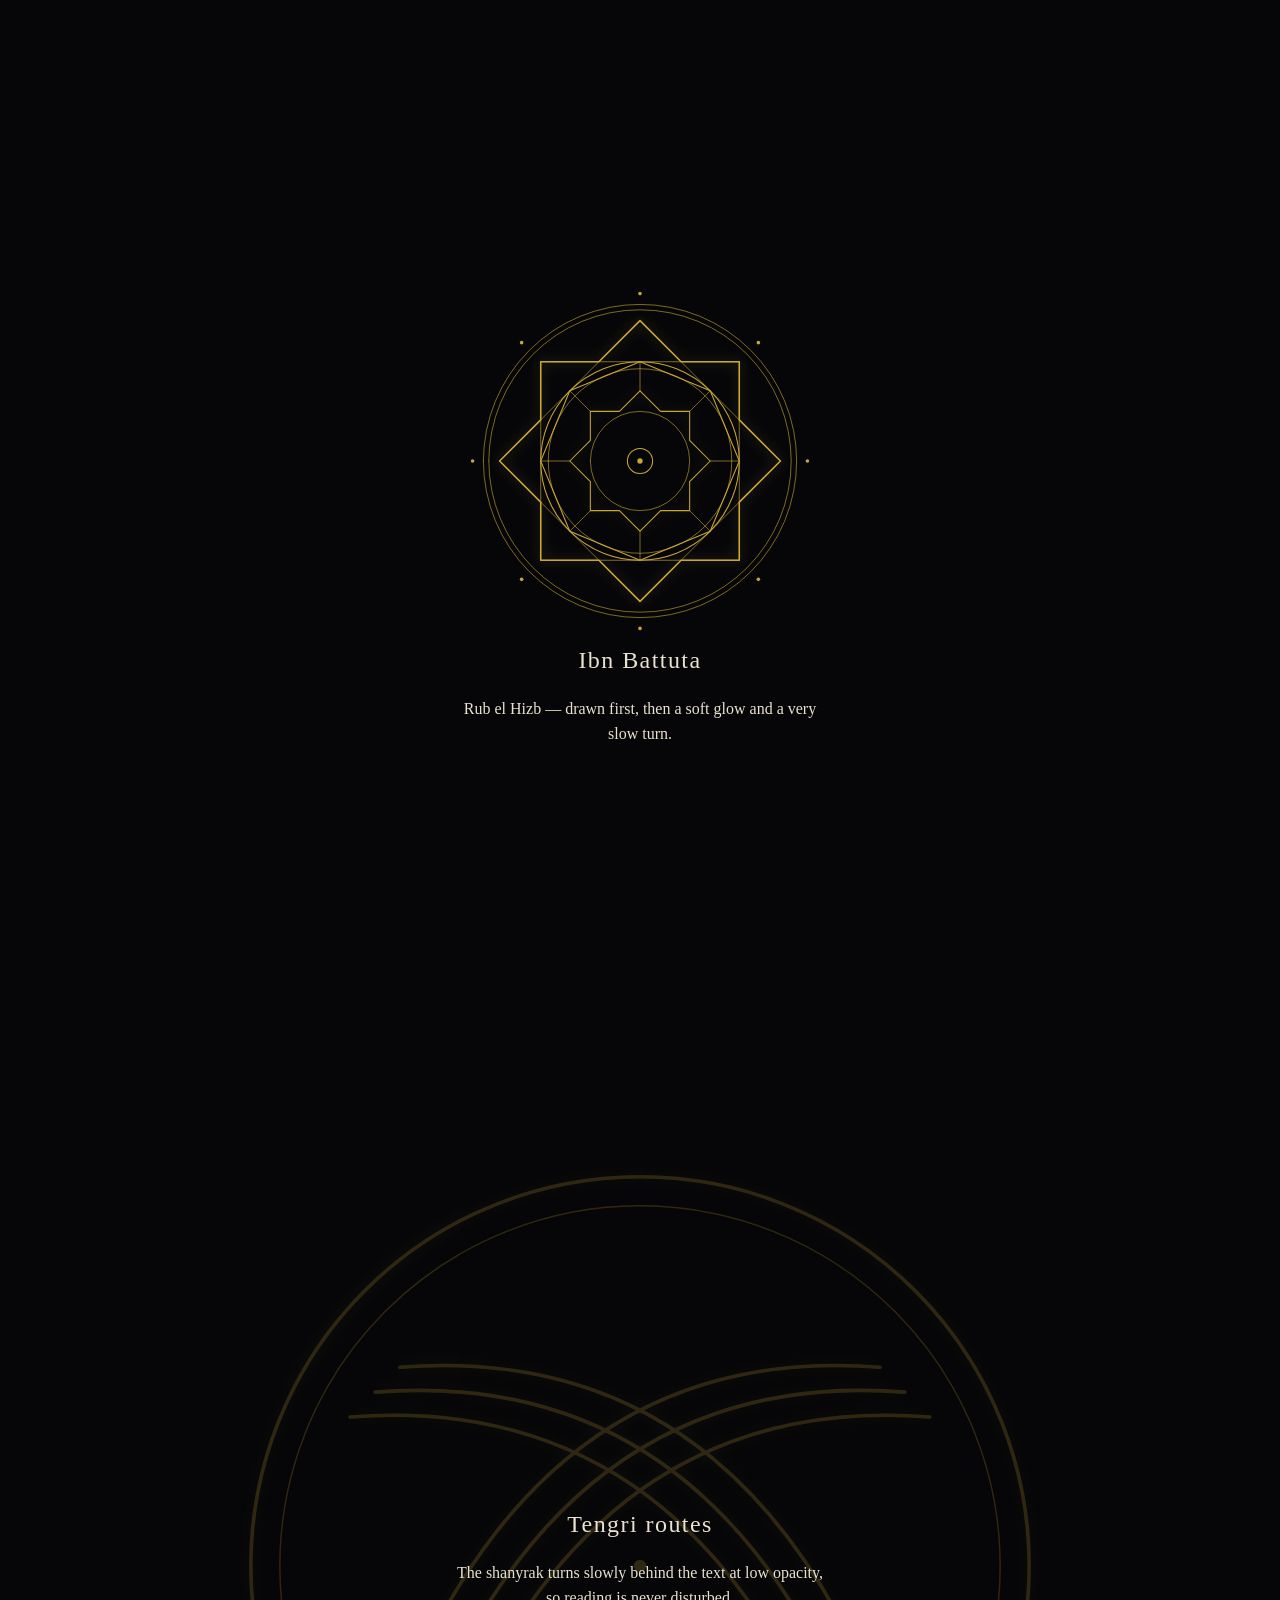
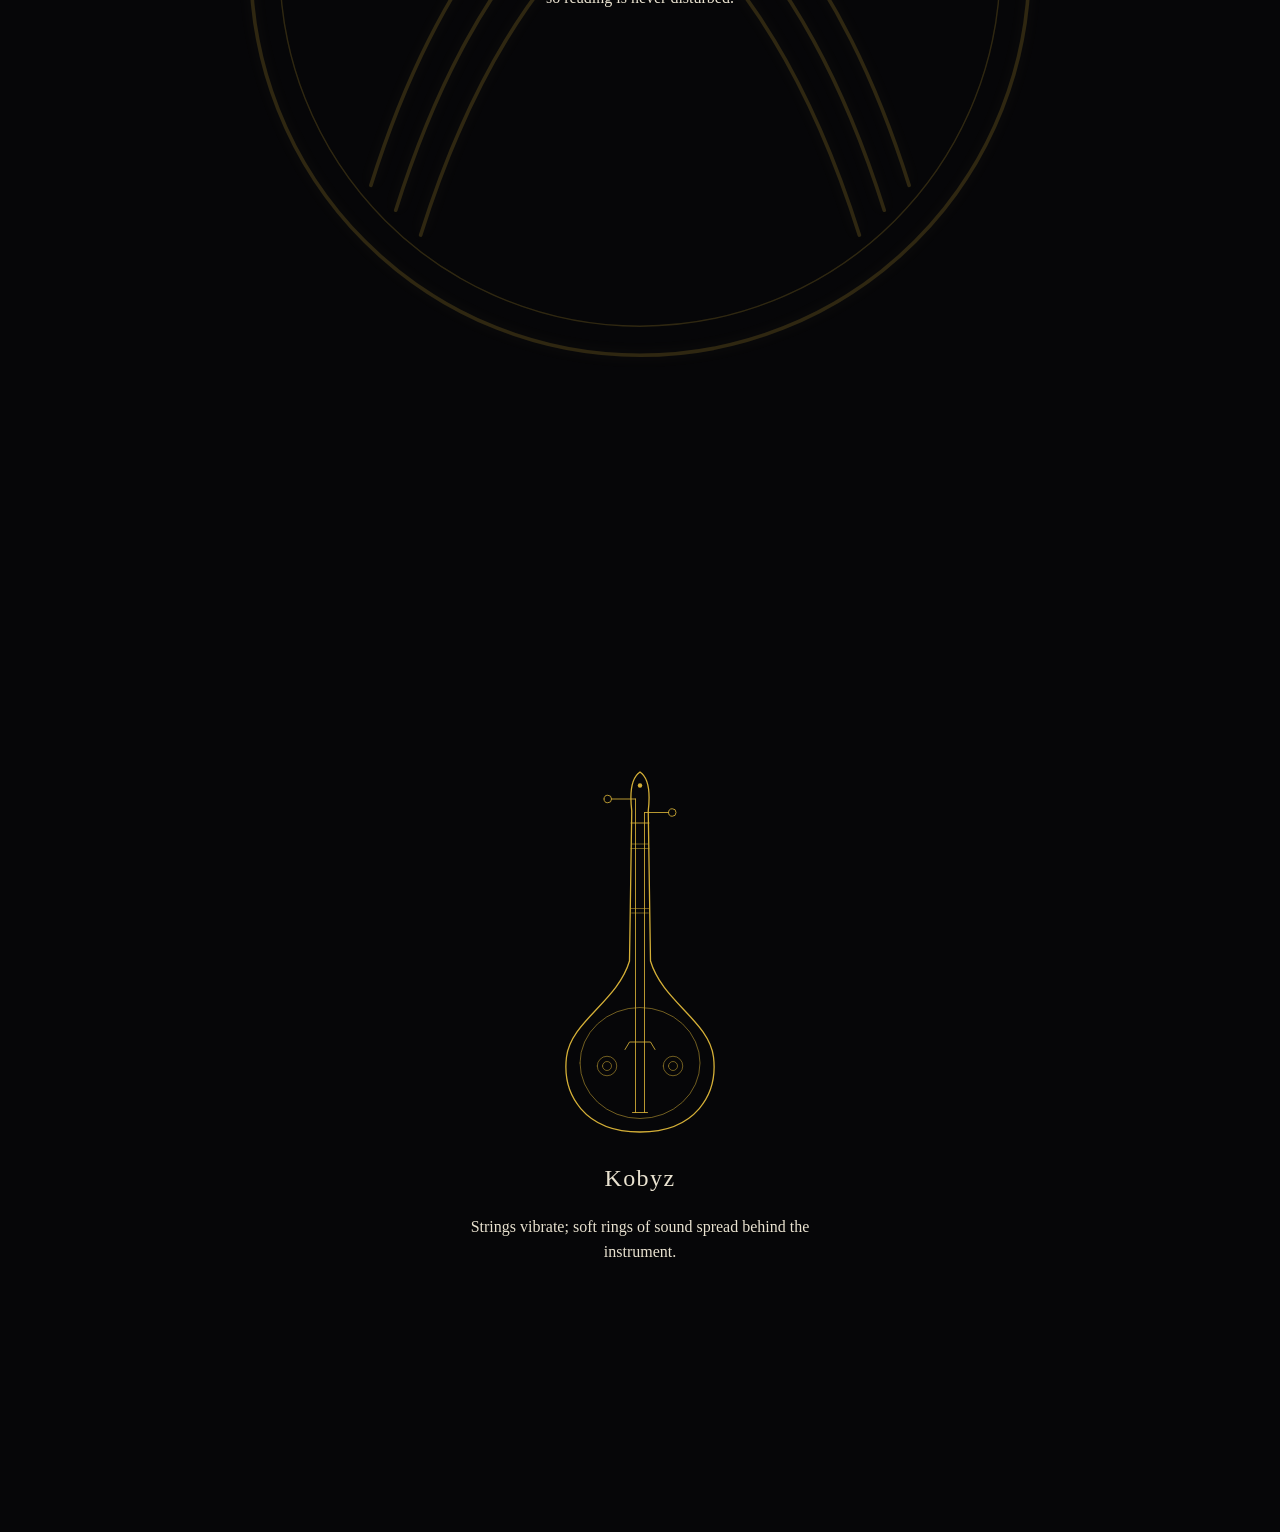
<file: sacred-demo.html>
<!DOCTYPE html>
<html lang="en">
<head>
  <meta charset="UTF-8" />
  <meta name="viewport" content="width=device-width, initial-scale=1.0, viewport-fit=cover" />
  <title>Sacred SVG — demo</title>
  <link rel="stylesheet" href="sacred-svg.css" />
  <style>
    :root { color-scheme: dark; }
    body { margin: 0; background: #060608; color: #e9e2d0; font: 16px/1.6 Georgia, serif; }
    section { position: relative; min-height: 100vh; display: grid; place-items: center; padding: 8vh 6vw; overflow: hidden; }
    .copy { position: relative; z-index: 1; max-width: 46ch; text-align: center; }
    h2 { font-weight: 400; letter-spacing: .06em; margin: 0 0 .6em; }
    .kobyz-wrap { width: min(70vw, 300px); margin-inline: auto; }
  </style>
</head>
<body>
  <section>
    <div class="copy">
      <div data-sacred="rub" style="--sv-size:min(70vw,360px)"></div>
      <h2>Ibn Battuta</h2>
      <p>Rub el Hizb — drawn first, then a soft glow and a very slow turn.</p>
    </div>
  </section>

  <section>
    <div data-sacred="shanyrak" data-sacred-bg></div>
    <div class="copy">
      <h2>Tengri routes</h2>
      <p>The shanyrak turns slowly behind the text at low opacity, so reading is never disturbed.</p>
    </div>
  </section>

  <section>
    <div class="copy">
      <div class="kobyz-wrap"><div data-sacred="kobyz"></div></div>
      <h2>Kobyz</h2>
      <p>Strings vibrate; soft rings of sound spread behind the instrument.</p>
    </div>
  </section>

  <script src="sacred-svg.js"></script>
</body>
</html>
</file>
<file: styles.css>
/* ==========================================================================
   TARTARIA XP — styles.css  (Stage 1: Intro · Header · Hero)
   Default state of every element = FINAL visible state. script.js hides what
   it needs to animate, so the page is never blank if JS/GSAP fails.
   ========================================================================== */

:root {
  --obsidian: #060608;
  --gold: #D4AF37;
  --champagne: #F3E5AB;
  --cream: #E5D3B3;          /* logo text */
  --brand-red: #9E1B1B;      /* logo symbol / accent red (alt: #A82222) */
  --white: #FFFFFF;
  --line-soft: rgba(255, 255, 255, .08);
  --ease: cubic-bezier(0.16, 1, 0.3, 1);
  --txp-ease-luxury: cubic-bezier(0.16, 1, 0.3, 1);
  --txp-time-med: 0.6s;
  --txp-time-slow: 0.8s;
  --txp-time-heavy: 1.2s;
  --serif: "Cinzel", Georgia, serif;
  --sans: "Montserrat", Arial, sans-serif;

  /* hero + intro background: obsidian with a delicate amber glow, no haze */
  --bg-glow: radial-gradient(circle at 50% 40%, rgba(212, 175, 55, 0.07) 0%, rgba(6, 6, 8, 1) 70%);

  --header-top: calc(16px + env(safe-area-inset-top, 0px));
  --header-h: 76px;
  --logo-h: 60px;
  --logo-ar: 1.1716;         /* logo viewBox width / height (40 70 1236 1055) */

  /* one source of truth for the intro: map width; logo + plate are sized from it,
     so the logo always stays inside the map outline on every screen */
  --map-w: min(1100px, 88vw, calc(84vh * 1.5));
  --logo-w: clamp(150px, calc(var(--map-w) * .235), 260px);   /* intro logo: always inside the map outline */

  /* petroglyphs start below the hero's horizontal line (header + kicker line) */
  --petro-top: calc(var(--header-top) + var(--header-h) + 34px + 50px);
  --petro-glow: drop-shadow(0 0 15px rgba(212, 175, 55, .35));
}

*, *::before, *::after { box-sizing: border-box; }

html { background: var(--obsidian); scroll-behavior: smooth; }

body {
  margin: 0;
  color: var(--white);
  background: var(--obsidian);
  font-family: var(--sans);
  line-height: 1.65;
  -webkit-font-smoothing: antialiased;
  text-rendering: optimizeLegibility;
  overflow-x: hidden;
}
body.is-locked { overflow: hidden; }

a { color: inherit; text-decoration: none; }
button { font: inherit; cursor: pointer; }
::selection { color: var(--obsidian); background: var(--champagne); }
:focus-visible { outline: 1px solid var(--champagne); outline-offset: 4px; }

.site-shell { position: relative; min-height: 100vh; overflow: clip; }
.container { width: min(1240px, calc(100% - 48px)); margin: 0 auto; }
.svg-sprite { position: absolute; width: 0; height: 0; overflow: hidden; }

.kicker {
  display: inline-flex; align-items: center; gap: 12px;
  color: var(--champagne); font-size: 10px; font-weight: 600;
  letter-spacing: .24em; text-transform: uppercase;
}
.kicker::before { content: ""; width: 28px; height: 1px; background: var(--gold); }

/* -------------------------------- LOGO COLOURS --------------------------------
   Applies to the sprite (header <use>) and to the intro's DOM clone alike. */
.lg-icon { fill: var(--lg-icon, var(--white)); }
.lg-word { fill: var(--lg-word, var(--white)); }
.lg-tag  { fill: var(--lg-tag, rgba(255, 255, 255, .88)); }
.lg-caret { fill: var(--gold); }

/* -------------------------------- INTRO -------------------------------- */

.intro {
  position: fixed; inset: 0; z-index: 1000; overflow: hidden;
  display: flex; align-items: center; justify-content: center;
}
.intro__bg {
  position: absolute; inset: 0;
  background:
    radial-gradient(ellipse at center, transparent 55%, rgba(0, 0, 0, .5) 100%),
    var(--bg-glow),
    var(--obsidian);
}
.intro__frame {
  position: absolute; inset: 18px; pointer-events: none;
  border: 1px solid rgba(229, 211, 179, .08);
}

.intro__map { position: absolute; inset: 0; display: grid; place-items: center; }
.map-svg { width: var(--map-w); height: auto; overflow: visible; }
.map-line {
  fill: none; stroke: #DCC48A; stroke-width: 2.2; opacity: .92;
  stroke-dasharray: 100000; stroke-dashoffset: 100000;   /* hidden until script.js takes over */
}

/* the flex-centred stage holds plate + logo in one grid cell, so the logo sits exactly at map centre */
.intro__stage { position: absolute; inset: 0; z-index: 2; display: grid; place-items: center; pointer-events: none; }
.intro__plate, .intro__logo { grid-area: 1 / 1; margin: 0; }
.intro__plate {
  width: calc(var(--logo-w) * 2.1); aspect-ratio: 1.3; opacity: 0; pointer-events: none;
  /* solid dark core under the whole logo: the map outline never touches the wordmark / tagline */
  background: radial-gradient(closest-side, rgba(6, 6, 8, .97) 0%, rgba(6, 6, 8, .94) 58%, rgba(6, 6, 8, .55) 82%, rgba(6, 6, 8, 0) 100%);
}
/* stacked emblem (aspect ≈ 1.17): sized from --logo-w, centred on the viewport centre, nothing offsets it */
.intro__logo { width: var(--logo-w); opacity: 0; will-change: transform, opacity; }
.intro__logo svg { display: block; width: 100%; height: auto; overflow: visible; }

.intro__meta {
  position: absolute; left: 0; right: 0; bottom: 34px; z-index: 2;
  display: flex; justify-content: center; opacity: 0;
  color: rgba(229, 211, 179, .5); font-size: 9px; letter-spacing: .32em; text-transform: uppercase;
}

/* -------------------------------- HEADER (liquid glass) -------------------------------- */

.header {
  position: fixed; z-index: 90; top: var(--header-top); left: 24px; right: 24px; height: var(--header-h);
  display: flex; align-items: center; justify-content: space-between;
  padding: 0 14px 0 28px; isolation: isolate;
  border: 1px solid rgba(255, 255, 255, .13); border-radius: 999px;
  background: linear-gradient(135deg, rgba(255, 255, 255, .11), rgba(255, 255, 255, .035) 46%, rgba(255, 255, 255, .07));
  -webkit-backdrop-filter: blur(22px) saturate(1.7) brightness(1.08);
  backdrop-filter: blur(22px) saturate(1.7) brightness(1.08);
  box-shadow: inset 0 1px 0 rgba(255, 255, 255, .28), inset 0 -1px 0 rgba(255, 255, 255, .05), 0 22px 60px rgba(0, 0, 0, .42);
  transition: background var(--txp-time-med) var(--txp-ease-luxury);
}
.header::before {   /* specular highlight */
  content: ""; position: absolute; inset: 0; z-index: -1; border-radius: inherit; pointer-events: none;
  background: radial-gradient(120% 220% at 12% -60%, rgba(255, 255, 255, .2), transparent 46%);
}
.header::after {    /* rim light: cream → red */
  content: ""; position: absolute; inset: -1px; z-index: -1; padding: 1px; border-radius: inherit; pointer-events: none; opacity: .55;
  background: linear-gradient(120deg, rgba(229, 211, 179, .55), rgba(255, 255, 255, 0) 30%, rgba(255, 255, 255, 0) 70%, rgba(158, 27, 27, .8));
  -webkit-mask: linear-gradient(#000 0 0) content-box, linear-gradient(#000 0 0);
  -webkit-mask-composite: xor;
  mask: linear-gradient(#000 0 0) content-box exclude, linear-gradient(#000 0 0);
}
@supports not ((backdrop-filter: blur(1px)) or (-webkit-backdrop-filter: blur(1px))) {
  .header { background: rgba(14, 14, 17, .94); }
}

.brand { display: inline-flex; align-items: center; }
.brand__logo {
  display: block; overflow: visible;
  height: var(--logo-h); width: calc(var(--logo-h) * var(--logo-ar));
}

.nav { position: absolute; left: 50%; transform: translateX(-50%); display: flex; align-items: center; gap: 30px; }
.nav a {
  position: relative; color: rgba(255, 255, 255, .72);
  font-size: 9px; letter-spacing: .16em; text-transform: uppercase; transition: color var(--txp-time-med) var(--txp-ease-luxury);
}
.nav a::after {
  content: ""; position: absolute; right: 0; bottom: -8px; left: 0; height: 1px;
  background: var(--gold); transform: scaleX(0); transform-origin: right; transition: transform var(--txp-time-med) var(--txp-ease-luxury);
}
.nav a:hover { color: var(--white); }
.nav a:hover::after { transform: scaleX(1); transform-origin: left; }

.header__cta {
  display: inline-flex; align-items: center; gap: 10px;
  color: var(--champagne); font-size: 9px; font-weight: 600; letter-spacing: .14em; text-transform: uppercase;
}
.header__cta i {
  position: relative; width: 32px; height: 32px; border: 1px solid rgba(212, 175, 55, .55); border-radius: 50%;
  transition: transform var(--txp-time-med) var(--txp-ease-luxury), background var(--txp-time-med) var(--txp-ease-luxury);
}
.header__cta i::after { content: ""; position: absolute; inset: 0; display: grid; place-items: center; font-style: normal; font-size: 10px; }
.header__cta:hover i { transform: rotate(35deg); background: rgba(212, 175, 55, .12); }

/* -------------------------------- HERO -------------------------------- */

.hero {
  position: relative; isolation: isolate; min-height: 100svh;
  display: flex; align-items: center;
  padding: calc(var(--header-top) + var(--header-h) + 34px) 0 48px;
  background: var(--bg-glow), var(--obsidian);   /* the only background: clean, no blur, no orbs */
}

/* ---- Petroglyphs: ONE right-hand composition (.hero-petroglyphs-wrapper) ----
   The layer starts below the hero's horizontal line (--petro-top) and clips there.
   The wrapper has fixed proportions (width min(540px, 40%), full height of the layer); every glyph is placed in
   % of the wrapper, so the composition holds together on any wide screen:
        ibex (top-left)     sun-man (top-right, closer to the deer)
        deer (middle-left)
                            horse (bottom-right, closes the lower void)
   Wrapper (.petro) owns position/size/static scale; the <img> is what GSAP animates. */
.hero__petroglyphs { position: absolute; inset: var(--petro-top) 0 0 0; z-index: 1; pointer-events: none; overflow: hidden; }
.hero-petroglyphs-wrapper {
  position: absolute; top: 0; bottom: 0;
  right: max(24px, calc((100% - 1240px) / 2));
  width: min(540px, 40%);
}

.petro { position: absolute; line-height: 0; }
.petro img {
  display: block; width: 100%; height: auto;
  opacity: var(--po, .35);
  filter: sepia(.3) saturate(.95) hue-rotate(5deg) brightness(1.1) var(--petro-glow);   /* warm gold + halo */
}

.petro--sun   { width: min(35%, 23vh); right: 5%; top: 15%; transform: scale(1.25); transform-origin: 50% 50%; }
.petro--ibex  { width: min(28%, 18vh); left: 2%;  top: 3%; }
.petro--deer  { width: min(42%, 28vh); left: 0;   top: 27%; }
.petro--horse { width: min(42%, 28vh); right: 8%;  bottom: 15%; }

/* ---- Topographic silk-road lines (parallax layers, moved by script.js) ---- */
.hero__lines { position: absolute; inset: 0; z-index: 0; overflow: hidden; pointer-events: none; }
.hero__lines-layer { position: absolute; left: 0; top: -20%; width: 100%; height: 140%; overflow: visible; will-change: transform; }
.hero__lines-layer path {
  fill: none; stroke: rgba(212, 175, 55, 0.12); stroke-width: 1px;
  vector-effect: non-scaling-stroke;              /* always a 1px hairline, however the SVG is scaled */
}
.hero__lines-layer path.is-route { stroke-dasharray: 2 10; stroke-linecap: round; }

/* ---- Ambient canvas: slowly drifting ethnic ornaments + dust (created by script.js) ---- */
.ambient { position: absolute; inset: 0; width: 100%; height: 100%; z-index: 0; pointer-events: none; opacity: .11; }

/* ---- Content ---- */

.hero__inner {
  position: relative; z-index: 2;
  display: flex; flex-direction: column; justify-content: space-between;
  min-height: calc(100svh - var(--header-top) - var(--header-h) - 34px - 48px);
}
.hero__topline { display: flex; align-items: center; padding-bottom: 18px; border-bottom: 1px solid var(--line-soft); }
.hero__copy { width: min(700px, 100%); padding: 6vh 0 8vh; }

.hero__title {
  margin: 0 0 30px; color: var(--white); font-family: var(--serif);
  font-size: clamp(38px, min(4.3vw, 7vh), 68px); font-weight: 500; line-height: 1; letter-spacing: -.02em; text-wrap: balance;
}
.hero__line { display: block; padding: .06em 0 .1em; margin: -.06em 0 -.1em; }
.hero__line-inner { display: block; }
.hero__line--accent { color: rgba(229, 211, 179, .66); }

/* description: solid, important — 18–19px / 1.65 */
.hero__description {
  width: min(700px, 100%); margin: 0;
  color: rgba(245, 238, 224, .82);
  font-size: clamp(1.15rem, 1.1rem + .15vw, 1.2rem); line-height: 1.65;
}

.hero__actions { display: flex; align-items: center; gap: 30px; margin-top: 36px; }

.luxury-button {
  position: relative; display: inline-flex; align-items: center; justify-content: center; gap: 25px;
  min-width: 190px; min-height: 58px; padding: 0 20px; color: var(--white);
  border: 1px solid rgba(212, 175, 55, .7);
  background: linear-gradient(180deg, rgba(255, 255, 255, .04), rgba(255, 255, 255, 0)), linear-gradient(135deg, #7A1515, #3B0808 78%, #2A0606);
  font-size: 9px; font-weight: 600; letter-spacing: .14em; text-transform: uppercase;
  box-shadow: 0 16px 42px rgba(0, 0, 0, .3), inset 0 1px rgba(255, 255, 255, .1), inset 0 0 26px rgba(0, 0, 0, .5), 0 0 0 3px rgba(122, 21, 21, .55);
  transform-style: preserve-3d; transition: box-shadow var(--txp-time-med) var(--txp-ease-luxury);
}
.luxury-button::before { content: ""; position: absolute; inset: 4px; border: 1px solid rgba(212, 175, 55, .3); pointer-events: none; }
.luxury-button b {
  width: 25px; height: 25px; display: grid; place-items: center;
  border: 1px solid rgba(229, 211, 179, .25); border-radius: 50%; font-size: 10px; font-weight: 400;
  transition: transform var(--txp-time-med) var(--txp-ease-luxury), background var(--txp-time-med) var(--txp-ease-luxury);
}
.luxury-button:hover { box-shadow: 0 26px 65px rgba(0, 0, 0, .4), 0 0 50px rgba(158, 27, 27, .22), inset 0 1px rgba(255, 255, 255, .12); }
.luxury-button:hover b { transform: rotate(45deg); background: rgba(229, 211, 179, .1); }

.text-link {
  display: inline-flex; align-items: center; gap: 13px;
  color: rgba(255, 255, 255, .6); font-size: 9px; font-weight: 600; letter-spacing: .14em; text-transform: uppercase; transition: color var(--txp-time-med) var(--txp-ease-luxury);
}
.text-link span { transition: transform var(--txp-time-med) var(--txp-ease-luxury); }
.text-link:hover { color: var(--white); }
.text-link:hover span { transform: translateY(4px); }

.hero__bottom { display: flex; align-items: flex-end; }
.scroll-indicator {
  display: flex; align-items: center; gap: 12px; white-space: nowrap;
  color: rgba(255, 255, 255, .38); font-size: 8px; letter-spacing: .18em; text-transform: uppercase;
}
.scroll-indicator i { position: relative; width: 42px; height: 1px; overflow: hidden; background: rgba(255, 255, 255, .16); }
.scroll-indicator i::after {
  content: ""; position: absolute; inset: 0; background: var(--gold);
  transform: translateX(-100%); animation: scrollLine 2.1s ease-in-out infinite;
}
@keyframes scrollLine { 0%, 25% { transform: translateX(-100%); } 65%, 100% { transform: translateX(100%); } }

/* -------------------------------- CURSOR -------------------------------- */

.cursor { position: fixed; z-index: 1200; top: 0; left: 0; pointer-events: none; opacity: 0; }
.cursor--dot { width: 5px; height: 5px; margin: -2.5px 0 0 -2.5px; border-radius: 50%; background: var(--champagne); }
.cursor--ring {
  width: 30px; height: 30px; margin: -15px 0 0 -15px; border: 1px solid rgba(243, 229, 171, .5); border-radius: 50%;
  transition: width var(--txp-time-med) var(--txp-ease-luxury), height var(--txp-time-med) var(--txp-ease-luxury), margin var(--txp-time-med) var(--txp-ease-luxury), border-color var(--txp-time-med) var(--txp-ease-luxury);
}
.cursor--ring.is-hover { width: 48px; height: 48px; margin: -24px 0 0 -24px; border-color: rgba(243, 229, 171, .9); }

/* -------------------------------- FALLBACK: GSAP missing -------------------------------- */
.gsap-unavailable .intro { display: none; }

/* -------------------------------- RESPONSIVE -------------------------------- */

@media (max-width: 1100px) {
  .nav { display: none; }
  .hero__copy, .hero__description { width: 100%; }

  /* petroglyphs become a quiet backdrop behind / below the copy */
  .hero-petroglyphs-wrapper { right: 0; width: 100%; }
  .petro img { opacity: calc(var(--po, .35) * .55); }
  .petro--sun { width: min(25.5%, 20vh); right: 4%; top: 2%; }
  .petro--ibex { width: 18%; left: 6%; top: auto; bottom: 24%; }
  .petro--deer { width: 24%; left: 34%; top: auto; bottom: 6%; }
  .petro--horse { width: 24%; right: 4%; bottom: 4%; }
}

@media (max-width: 640px) {
  :root { --header-h: 64px; --logo-h: 46px; }
  .header { left: 12px; right: 12px; padding: 0 10px 0 18px; }
  .header__cta span { display: none; }
  .hero__actions { flex-wrap: wrap; gap: 20px; }
  .luxury-button { width: 100%; }
  .petro--sun { width: 34.5%; right: 0; top: 2%; }
  .petro--ibex { width: 22.5%; left: 4%; bottom: 22%; }
  .petro--deer { width: 30%; left: 30%; bottom: 4%; }
  .petro--horse { display: none; }
}

@media (prefers-reduced-motion: reduce) {
  html { scroll-behavior: auto; }
  .scroll-indicator i::after { animation: none; }
}

/* ==========================================================================
   STAGE 2 — Philosophy · Expeditions Catalogue · Footer · Quiz page
   (appended; Stage 1 rules above are untouched)
   ========================================================================== */

:root {
  --card-bg: rgba(22, 18, 12, .55);
  --champagne-dark: #2b2216;
  --gold-line: rgba(212, 175, 55, .28);
}

.section { position: relative; isolation: isolate; padding: clamp(90px, 14vh, 170px) 0; }
.anchor { position: absolute; top: 0; }
.gold-rule { display: block; width: 72px; height: 1px; margin: 34px 0; background: linear-gradient(90deg, var(--gold), transparent); }

/* ---------------- PHILOSOPHY ---------------- */
.philosophy { overflow: hidden; background: #040405; }
.philosophy__mark {
  position: absolute; left: 0; right: 0; top: 50%; z-index: -1; text-align: center; line-height: 1; margin-top: -.5em; white-space: nowrap; pointer-events: none; user-select: none;
  font-family: var(--serif); font-weight: 600; letter-spacing: .04em; color: var(--white); opacity: .05;
  font-size: clamp(44px, 10vw, 190px);
}
.philosophy__inner { width: min(980px, calc(100% - 48px)); }
.philosophy__title {
  margin: 26px 0 0; font-family: var(--serif); font-weight: 500; line-height: 1.02; letter-spacing: -.01em;
  font-size: clamp(34px, 5.6vw, 76px); color: var(--white); text-shadow: 0 0 40px rgba(212, 175, 55, .18);
}
.philosophy__text { margin: 0 0 30px; color: rgba(245, 238, 224, .82); font-size: clamp(1.05rem, .95rem + .45vw, 1.3rem); line-height: 1.75; }
.philosophy__text--lead { color: rgba(243, 229, 171, .95); }
.philosophy__text:last-child { width: min(100%, 860px); margin: 0 0 0 auto; }
.w { display: inline-block; will-change: transform, opacity; }

/* ---------------- CATALOGUE ---------------- */
.catalogue { background: linear-gradient(180deg, #040405 0%, #08080b 100%); }
.catalogue__head { margin-bottom: clamp(40px, 7vh, 80px); }
.catalogue__title { margin: 20px 0 0; font-family: var(--serif); font-weight: 500; font-size: clamp(30px, 4vw, 56px); line-height: 1.05; }

.catalogue__split { display: grid; grid-template-columns: minmax(0, 1.05fr) minmax(0, .95fr); gap: clamp(32px, 6vw, 96px); align-items: start; }
.routes { margin: 0; padding: 0; list-style: none; border-top: 1px solid var(--line-soft); }
.routes li { border-bottom: 1px solid var(--line-soft); }
.route {
  position: relative; display: grid; grid-template-columns: 84px 1fr auto; align-items: center; gap: 20px; width: 100%;
  padding: clamp(24px, 4vh, 38px) 0; color: rgba(255, 255, 255, .55); background: none; border: 0; text-align: left;
  transition: color var(--txp-time-med) var(--txp-ease-luxury), padding-left var(--txp-time-slow) var(--txp-ease-luxury);
}
.route::before { content: ""; position: absolute; left: 0; bottom: -1px; height: 1px; width: 100%; background: linear-gradient(90deg, var(--gold), transparent); transform: scaleX(0); transform-origin: left; transition: transform var(--txp-time-slow) var(--txp-ease-luxury); }
.route__num { color: var(--gold); font-size: 10px; font-weight: 600; letter-spacing: .2em; }
.route__body { display: grid; gap: 8px; }
.route__title { font-family: var(--serif); font-size: clamp(20px, 2.3vw, 32px); line-height: 1.15; color: inherit; }
.route__sub { font-size: 12px; letter-spacing: .06em; color: rgba(229, 211, 179, .5); font-style: italic; }
.route__arrow { color: var(--gold); opacity: 0; transform: translateX(-10px); transition: opacity var(--txp-time-med) var(--txp-ease-luxury), transform var(--txp-time-slow) var(--txp-ease-luxury); }
.route:hover, .route:focus-visible, .route.is-active { color: var(--champagne); padding-left: 14px; }
.route:hover::before, .route.is-active::before { transform: scaleX(1); }
.route:hover .route__arrow, .route.is-active .route__arrow { opacity: 1; transform: none; }

.preview {
  position: sticky; top: calc(var(--header-top) + var(--header-h) + 28px);
  aspect-ratio: 4 / 5; max-height: calc(100svh - var(--header-h) - 90px); width: 100%; overflow: hidden;
  border: 1px solid rgba(243, 229, 171, .2); border-radius: 6px; background: var(--card-bg);
  -webkit-backdrop-filter: blur(18px) saturate(1.4); backdrop-filter: blur(18px) saturate(1.4);
  box-shadow: inset 0 1px 0 rgba(255, 255, 255, .14), 0 40px 90px rgba(0, 0, 0, .55);
}
.preview__slide {
  position: absolute; inset: 0; opacity: 0; visibility: hidden; overflow: hidden;
  background:
    radial-gradient(120% 80% at 80% 0%, rgba(243, 229, 171, .2), transparent 55%),
    linear-gradient(150deg, #3a2f1b 0%, var(--champagne-dark) 42%, #100c07 100%);   /* dark champagne placeholder */
  transition: opacity var(--txp-time-slow) var(--txp-ease-luxury), visibility 0s linear .8s;
}
.preview__slide.is-active { opacity: 1; visibility: visible; transition: opacity var(--txp-time-slow) var(--txp-ease-luxury), visibility 0s; }
.preview__slide::after { content: ""; position: absolute; inset: 0; background: linear-gradient(180deg, transparent 35%, rgba(6, 6, 8, .88) 100%); pointer-events: none; }
.preview__geo {
  position: absolute; top: -8%; right: -14%; width: 88%; height: auto; aspect-ratio: 1; color: var(--gold); opacity: .3;
  transform: rotate(var(--r, 0deg)); transition: transform 1.6s var(--txp-ease-luxury);
}
.preview__slide.is-active .preview__geo { transform: rotate(calc(var(--r, 0deg) + 14deg)); }
.preview__slide img { position: absolute; inset: 0; z-index: 1; width: 100%; height: 100%; object-fit: cover; }
.preview__text {
  position: absolute; z-index: 2; left: 0; right: 0; bottom: 0; padding: clamp(24px, 3.4vw, 44px);
  transform: translateY(16px); transition: transform var(--txp-time-heavy) var(--txp-ease-luxury) .1s;
}
.preview__slide.is-active .preview__text { transform: none; }
.preview__label { color: var(--gold); font-size: 10px; font-weight: 600; letter-spacing: .24em; }
.preview__text h3 { margin: 12px 0; font-family: var(--serif); font-weight: 500; font-size: clamp(22px, 2.3vw, 32px); line-height: 1.1; color: var(--white); }
.preview__text p { margin: 0; max-width: 42ch; color: rgba(245, 238, 224, .78); font-size: 14px; line-height: 1.65; }

.cta-banner {
  position: relative; margin-top: clamp(70px, 12vh, 130px); padding: clamp(36px, 6vw, 72px) clamp(24px, 5vw, 64px);
  display: grid; justify-items: center; gap: 34px; text-align: center; overflow: hidden;
  border: 1px solid rgba(255, 255, 255, .13); border-radius: 24px;
  background: linear-gradient(135deg, rgba(255, 255, 255, .08), rgba(255, 255, 255, .02) 55%, rgba(212, 175, 55, .06));
  -webkit-backdrop-filter: blur(20px) saturate(1.5); backdrop-filter: blur(20px) saturate(1.5);
  box-shadow: inset 0 1px 0 rgba(255, 255, 255, .22), 0 30px 80px rgba(0, 0, 0, .45);
}
.cta-banner::before { content: ""; position: absolute; top: 0; left: 15%; right: 15%; height: 1px; background: linear-gradient(90deg, transparent, var(--gold), transparent); }
.cta-banner h3 { margin: 0; max-width: 24ch; font-family: var(--serif); font-weight: 500; font-size: clamp(22px, 3vw, 40px); line-height: 1.2; letter-spacing: .02em; color: var(--champagne); }

/* ---------------- FOOTER ---------------- */
.footer { padding: clamp(80px, 12vh, 140px) 0 40px; border-top: 1px solid var(--line-soft); background: #040405; }
.footer .container { display: grid; justify-items: center; text-align: center; }
.footer .gold-rule { margin: 44px auto; background: linear-gradient(90deg, transparent, var(--gold), transparent); }
.footer__statement { margin: 0; max-width: 22ch; font-family: var(--serif); font-weight: 500; font-size: clamp(22px, 3.4vw, 46px); line-height: 1.2; letter-spacing: .06em; color: var(--white); }
.footer__sub { margin: 22px 0 0; font-size: 13px; letter-spacing: .32em; text-transform: uppercase; color: var(--champagne); }
.footer__copy { margin: 0; max-width: 720px; font-size: 10px; line-height: 1.9; letter-spacing: .1em; color: rgba(255, 255, 255, .38); }

/* ---------------- QUIZ PAGE ---------------- */
.quiz-page { background: var(--bg-glow), var(--obsidian); min-height: 100svh; }
.quiz { min-height: 100svh; display: flex; flex-direction: column; }
.quiz__top { display: flex; align-items: center; justify-content: space-between; padding: 28px clamp(20px, 4vw, 48px); }
.back { display: inline-flex; align-items: center; gap: 12px; color: rgba(255, 255, 255, .6); font-size: 9px; font-weight: 600; letter-spacing: .16em; text-transform: uppercase; transition: color var(--txp-time-med) var(--txp-ease-luxury); }
.back span { display: grid; place-items: center; width: 32px; height: 32px; border: 1px solid rgba(212, 175, 55, .5); border-radius: 50%; font-size: 12px; transition: transform var(--txp-time-med) var(--txp-ease-luxury), background var(--txp-time-med) var(--txp-ease-luxury); }
.back:hover { color: var(--white); }
.back:hover span { transform: translateX(-4px); background: rgba(212, 175, 55, .12); }
.quiz__brand { font-family: var(--serif); font-size: 13px; letter-spacing: .34em; color: var(--cream); }

.quiz__stage { flex: 1; display: grid; place-items: center; padding: 12px 16px 64px; }
.qcard {
  position: relative; width: min(860px, 100%); min-height: 560px; padding: clamp(28px, 5vw, 64px); display: grid; align-items: center;
  border: 1px solid rgba(255, 255, 255, .13); border-radius: 28px; overflow: hidden;
  background: linear-gradient(135deg, rgba(255, 255, 255, .08), rgba(255, 255, 255, .025) 50%, rgba(255, 255, 255, .05));
  -webkit-backdrop-filter: blur(22px) saturate(1.6); backdrop-filter: blur(22px) saturate(1.6);
  box-shadow: inset 0 1px 0 rgba(255, 255, 255, .24), 0 40px 100px rgba(0, 0, 0, .55);
}
.qcard::before { content: ""; position: absolute; top: 0; left: 12%; right: 12%; height: 1px; background: linear-gradient(90deg, transparent, var(--gold), transparent); }
.qpanel[hidden] { display: none; }

.qprogress { display: flex; align-items: center; gap: 22px; margin-bottom: clamp(28px, 5vh, 48px); color: var(--gold); font-size: 10px; font-weight: 600; letter-spacing: .24em; text-transform: uppercase; white-space: nowrap; }
.qprogress i { position: relative; flex: 1; height: 1px; background: rgba(255, 255, 255, .14); }
.qprogress b { position: absolute; left: 0; top: 0; height: 1px; width: 25%; background: var(--gold); box-shadow: 0 0 12px rgba(212, 175, 55, .8); transition: width var(--txp-time-slow) var(--txp-ease-luxury); }
.qtitle { margin: 0 0 clamp(26px, 4vh, 40px); font-family: var(--serif); font-weight: 500; font-size: clamp(24px, 3.3vw, 40px); line-height: 1.18; color: var(--white); text-wrap: balance; }
.qopts { display: grid; gap: 12px; }
.qopt {
  display: grid; grid-template-columns: 38px 1fr; align-items: center; gap: 18px; width: 100%; padding: 18px 22px;
  color: rgba(245, 238, 224, .86); font-size: 15px; line-height: 1.5; text-align: left;
  border: 1px solid rgba(255, 255, 255, .12); border-radius: 14px; background: rgba(255, 255, 255, .03);
  transition: border-color var(--txp-time-med) var(--txp-ease-luxury), background var(--txp-time-med) var(--txp-ease-luxury), transform var(--txp-time-med) var(--txp-ease-luxury), color var(--txp-time-med) var(--txp-ease-luxury);
}
.qopt b { display: grid; place-items: center; width: 32px; height: 32px; border: 1px solid rgba(212, 175, 55, .45); border-radius: 50%; color: var(--gold); font-family: var(--serif); font-size: 12px; font-weight: 600; transition: background var(--txp-time-med) var(--txp-ease-luxury), color var(--txp-time-med) var(--txp-ease-luxury); }
.qopt:hover, .qopt:focus-visible, .qopt.is-picked { border-color: rgba(212, 175, 55, .65); background: rgba(212, 175, 55, .08); color: var(--white); transform: translateX(6px); }
.qopt.is-picked b { background: var(--gold); color: var(--obsidian); }

.qload { display: grid; justify-items: center; gap: 44px; text-align: center; }
.qring { position: relative; width: 104px; height: 104px; border-radius: 50%; border: 1px solid rgba(243, 229, 171, .55); box-shadow: 0 0 40px rgba(212, 175, 55, .35), inset 0 0 30px rgba(212, 175, 55, .18); animation: qpulse 1.4s ease-in-out infinite; }
.qring::after { content: ""; position: absolute; inset: -9px; border-radius: 50%; border: 1px solid transparent; border-top-color: var(--gold); animation: qspin 1.1s linear infinite; }
@keyframes qpulse { 0%, 100% { transform: scale(.92); opacity: .75; } 50% { transform: scale(1.06); opacity: 1; } }
@keyframes qspin { to { transform: rotate(360deg); } }
.qload p { margin: 0; font-size: 11px; font-weight: 600; letter-spacing: .32em; color: var(--champagne); }

.qres__num { margin: 26px 0 10px; color: var(--gold); font-size: 11px; font-weight: 600; letter-spacing: .28em; }
.qres__sub { margin: -14px 0 22px; color: rgba(229, 211, 179, .6); font-style: italic; font-size: 14px; }
.qres__why { margin: 0 0 clamp(26px, 4vh, 40px); color: rgba(245, 238, 224, .82); font-size: 16px; line-height: 1.75; }
.field { display: block; margin-bottom: 22px; }
.field span { display: block; margin-bottom: 4px; color: var(--gold); font-size: 9px; font-weight: 600; letter-spacing: .22em; text-transform: uppercase; }
.field input, .field textarea { width: 100%; padding: 10px 0; color: var(--white); font: inherit; font-size: 16px; background: transparent; border: 0; border-bottom: 1px solid rgba(255, 255, 255, .22); border-radius: 0; outline: 0; resize: none; transition: border-color var(--txp-time-med) var(--txp-ease-luxury); }
.field input:focus, .field textarea:focus { border-bottom-color: var(--gold); }
.field.is-invalid input { border-bottom-color: var(--brand-red); }
.qerr { min-height: 18px; margin: -6px 0 14px; color: #e08a8a; font-size: 12px; }
.qform-btn { width: 100%; cursor: pointer; }

/* ---------------- STAGE 2 RESPONSIVE ---------------- */
@media (max-width: 900px) {
  .catalogue__split { grid-template-columns: 1fr; }
  .preview { position: relative; top: 0; order: -1; aspect-ratio: 4 / 3; max-height: none; }
  .route { grid-template-columns: 1fr auto; }
  .route__num { grid-column: 1 / -1; }
  .philosophy__text:last-child { width: 100%; }
}
@media (max-width: 640px) {
  .qcard { min-height: 0; border-radius: 22px; }
  .qopt { padding: 15px 16px; font-size: 14px; }
  .qprogress { gap: 14px; letter-spacing: .18em; }
  .quiz__brand { display: none; }
}


/* ==========================================================================
   REFINEMENT PASS — header · hero · philosophy · expeditions · footer · sub-pages
   ========================================================================== */
:root { --ease-lux: cubic-bezier(0.16, 1, 0.3, 1); }

/* header: auto-hide + burger menu */
.header { transition: background var(--txp-time-med) var(--txp-ease-luxury), translate var(--txp-time-heavy) var(--txp-ease-luxury); }
.header.is-hidden { translate: 0 calc(-100% - 40px); }
.burger { display: none; position: relative; width: 44px; height: 44px; border: 0; background: none; cursor: pointer; }
.burger i { position: absolute; left: 12px; right: 12px; height: 1px; background: var(--champagne); transition: transform var(--txp-time-slow) var(--txp-ease-luxury), top var(--txp-time-slow) var(--txp-ease-luxury); }
.burger i:first-child { top: 18px; }
.burger i:last-child { top: 25px; }
.menu-open .burger i:first-child { top: 21px; transform: rotate(45deg); }
.menu-open .burger i:last-child { top: 21px; transform: rotate(-45deg); }
.mmenu { position: fixed; inset: 0; z-index: 80; display: grid; place-content: center; gap: 30px; text-align: center; background: rgba(6, 6, 8, .96);
  opacity: 0; visibility: hidden; transition: opacity var(--txp-time-slow) var(--txp-ease-luxury), visibility 0s .7s; }
.mmenu a { font: 500 clamp(24px, 7vw, 34px) var(--serif); letter-spacing: .14em; text-transform: uppercase; color: var(--champagne); }
.menu-open .mmenu { opacity: 1; visibility: visible; transition-delay: 0s; }
.menu-open { overflow: hidden; }

/* hero: envelope CTA */
.hero__actions { margin-top: 44px; }

/* philosophy */
.philosophy { padding-top: clamp(56px, 9vh, 110px); }
.philosophy__quote { margin: 8px 0 38px; padding-left: 26px; border-left: 1px solid var(--gold); }
.philosophy__quote span { display: block; font: 500 clamp(26px, 4vw, 48px)/1.1 var(--serif); letter-spacing: .3em; color: var(--gold); text-shadow: 0 0 40px rgba(212, 175, 55, .28); }
.philosophy__quote em { display: block; margin-top: 12px; font: italic 500 15px var(--serif); letter-spacing: .12em; color: rgba(229, 211, 179, .6); }
@media (min-width: 901px) {
  .philosophy__inner { width: min(1180px, calc(100% - 96px)); display: grid; grid-template-columns: minmax(0, .8fr) minmax(0, 1.2fr); column-gap: clamp(56px, 8vw, 128px); }
  .philosophy__title { grid-column: 1; grid-row: 1 / span 4; align-self: start; position: sticky; top: 24vh; margin: 0; font-size: clamp(34px, 3.6vw, 56px); line-height: 1.12; }
  .philosophy__title::after { content: ""; display: block; width: 72px; height: 1px; margin-top: 34px; background: linear-gradient(90deg, var(--gold), transparent); }
  .philosophy__inner > .gold-rule { display: none; }
  .philosophy__inner > :is(.philosophy__text, .philosophy__quote) { grid-column: 2; }
  .philosophy__text:last-child { width: 100%; margin: 0; }
}

/* expeditions */
.catalogue__prompt { margin: 22px 0 0; font: italic 500 clamp(15px, 1.8vw, 20px) var(--serif); letter-spacing: .06em; color: rgba(243, 229, 171, .7); }
.catalogue__prompt i { margin: 0 .5em; font-style: normal; color: var(--gold); }
.catalogue__prompt.is-called { color: var(--gold); text-shadow: 0 0 30px rgba(212, 175, 55, .5); animation: promptIn 1.6s var(--ease-lux); }
@keyframes promptIn { from { opacity: 0; transform: translateY(14px); } to { opacity: 1; transform: none; } }
.luxury-button:hover .cmp .needle, .luxury-button:focus-visible .cmp .needle { transform: rotate(90deg); }
@media (max-width: 900px) {            /* mobile: swipeable luxury cards */
  .catalogue__split { display: block; }
  .preview { display: none; }
  .routes { display: flex; gap: 14px; margin: 0 calc(50% - 50vw); padding: 4px 24px 26px; border: 0; overflow-x: auto; scroll-snap-type: x mandatory; scroll-padding: 0 24px; scrollbar-width: none; }
  .routes::-webkit-scrollbar { display: none; }
  .routes li { flex: 0 0 80%; scroll-snap-align: center; border: 1px solid var(--line-soft); border-radius: 18px; background: rgba(255, 255, 255, .03); }
  .route, .route:hover, .route.is-active { display: grid; grid-template-columns: 1fr auto; align-content: space-between; align-items: end; min-height: 270px; padding: 26px 22px; }
  .route::before { display: none; }
  .route__num { grid-column: 1 / -1; }
  .route__title { font-size: 21px; }
  .route__arrow { opacity: 1; transform: none; }
}

/* footer: quiet copyright mark */
.footer { padding: 56px 0 32px; }
.footer__statement { max-width: none; font-size: 12px; letter-spacing: .22em; line-height: 1.6; }
.footer__sub { margin-top: 12px; font-size: 9px; letter-spacing: .3em; }
.footer .gold-rule { margin: 26px auto; }

/* sub-pages: logo header, compact prev/next */
.rt-logo svg { display: block; height: 40px; width: auto; }
.rt-top a:first-child { font-size: 10px; letter-spacing: .22em; text-transform: uppercase; }
.rt-sec ol.rt-path, .rt-sec ul.rt-priv { margin-top: 0; }
.rt-nav { justify-content: space-between; align-items: center; padding-block: 22px; font-size: 10px; letter-spacing: .2em; }
.rt-nav a { display: inline-flex; align-items: center; gap: 10px; padding: 8px 14px; border: 1px solid var(--line-soft); border-radius: 999px; transition: border-color var(--txp-time-slow) var(--txp-ease-luxury), background var(--txp-time-slow) var(--txp-ease-luxury); }
.rt-nav a:hover { border-color: rgba(212, 175, 55, .6); background: rgba(212, 175, 55, .06); }
.rt-nav i { font-style: normal; color: var(--gold); }
.rt-nav span { color: rgba(255, 255, 255, .4); }

/* phones: intro fits the viewport, calmer hero type */
@media (max-width: 640px) {
  :root { --map-w: 98vw; --logo-w: clamp(112px, 34vw, 150px); }
  .hero__title { font-size: clamp(26px, 7.6vw, 33px); line-height: 1.1; letter-spacing: -.01em; margin-bottom: 22px; }
  .hero__description { font-size: 1rem; line-height: 1.6; }
  .philosophy { padding-top: 28px; }
  .rt-logo svg { height: 32px; }
}


/* ==========================================================================
   MECHANICAL ICONS (compass · astrolabe) + HELIOS SUNRISE
   ========================================================================== */
.luxury-button--sm { gap: 20px; font-size: 8px; letter-spacing: .1em; }
.mech { display: grid; place-items: center; width: 40px; height: 40px; margin: 0; flex: none; }
.mech svg { width: 100%; height: 100%; overflow: visible; fill: none; stroke: #D4AF37; stroke-width: 1.15; stroke-linecap: round; stroke-linejoin: round; transition: filter var(--txp-time-heavy) var(--txp-ease-luxury); }
.mech .ltr text { fill: #D4AF37; stroke: none; font: 500 9px var(--serif); text-anchor: middle; }
.mech .solid, .mech .e-ptr { fill: #D4AF37; }
.mech .w-ptr { fill: #2A0606; }
.mech .hub { fill: #2A0606; stroke-width: 1.8; }
#compass-needle, #astrolabe-rete, #astrolabe-alidade { transform-box: view-box; will-change: transform; }
#compass-needle { transform-origin: 50px 50px; transform: rotate(-90deg); transition: transform 2.5s var(--txp-ease-luxury); }
#astrolabe-rete { transform-origin: 50px 54px; transition: transform 3.2s var(--txp-ease-luxury); }
#astrolabe-alidade { transform-origin: 50px 54px; transition: transform 2.7s var(--txp-ease-luxury); }
.luxury-button:is(:hover, :focus-visible) #compass-needle { transform: rotate(0deg); filter: drop-shadow(0 0 10px rgba(212, 175, 55, .6)); }
.luxury-button:is(:hover, :focus-visible) .mech svg { filter: drop-shadow(0 0 6px rgba(212, 175, 55, .35)); }
.luxury-button:hover .mech { transform: none; background: none; }

/* footer Helios half-sun: sits on the golden rule, only the top half exists; glow may spill upward/sideways, never below the line */
.helios { width: 48px; aspect-ratio: 1094 / 553; margin: 26px auto 0; clip-path: inset(-16px -16px 0 -16px); }
.helios svg { display: block; width: 100%; height: 100%; overflow: visible; }
#helios-sun { transition: transform 3.5s var(--txp-ease-luxury), opacity 3.5s var(--txp-ease-luxury), filter 3.5s var(--txp-ease-luxury); }
.helios.is-armed #helios-sun { opacity: 0; transform: translateY(100%); }
.helios.is-armed.is-risen #helios-sun { opacity: 1; transform: none; filter: drop-shadow(0 0 8px rgba(212, 175, 55, .4)); }
.footer .helios + .gold-rule { margin-top: 0; }
@media (prefers-reduced-motion: reduce) { .mech svg *, #helios-sun { transition: none !important; } }


/* ==========================================================================
   ATLAS MAP · INVESTMENT BUTTON + WALLET · CLEARER TRAJECTORY LIST
   ========================================================================== */
.rt-hero { grid-template-columns: 1fr; min-height: 0; padding-block: 24px 56px; }
.atlas { position: relative; border-block: 1px solid var(--line-soft); background: radial-gradient(ellipse 70% 60% at 50% 45%, #14100b 0%, #070608 70%); }
.atlas canvas { display: block; width: 100%; height: min(78vh, 760px); }
.atlas__cap, .atlas__key { position: absolute; bottom: 18px; display: flex; align-items: center; gap: 12px; font-size: 10px; font-weight: 600; letter-spacing: .22em; text-transform: uppercase; color: rgba(243, 229, 171, .75); pointer-events: none; }
.atlas__cap { left: clamp(18px, 4vw, 56px); }
.atlas__cap i { width: 28px; height: 1px; background: var(--gold); }
.atlas__key { right: clamp(18px, 4vw, 56px); gap: 8px; }
.atlas__key b { width: 22px; height: 0; border-top: 2px solid #F3E5AB; margin-left: 10px; }
.atlas__key b.air { border-top: 2px dotted #F3E5AB; }
.atlas__key b:first-child { margin-left: 0; }
@media (max-width: 760px) { .atlas canvas { height: 66vh; } .atlas__key { display: none; } }

/* footer Investment Profile: burgundy frame at the right, wallet that lets the money out */
.footer { position: relative; }
.invest-cta { position: absolute; right: clamp(20px, 4vw, 56px); bottom: 44px; gap: 14px; overflow: visible !important; }
@media (max-width: 900px) { .invest-cta { position: relative; right: auto; bottom: auto; margin: 34px auto 0; display: inline-flex; } .footer .container { text-align: center; } }

/* trajectories list: calmer type, a clear ruby "preview →" cue pointing at the right-hand card */
.route__title { font-size: clamp(17px, 1.55vw, 22px) !important; line-height: 1.35 !important; letter-spacing: .03em; }
.route__sub { font-size: 11px !important; opacity: .55; }
.route__arrow { display: grid !important; place-items: center; width: 34px; height: 34px; border-radius: 50%; background: linear-gradient(135deg, #8a1a1a, #4a0b0b); border: 1px solid rgba(212, 175, 55, .55); color: #F3E5AB !important; font-size: 15px !important; opacity: 1 !important; transform: none !important; box-shadow: 0 0 0 0 rgba(160, 30, 30, .5); opacity: 0 !important; transform: translateX(-14px) !important; transition: opacity var(--txp-time-slow) var(--txp-ease-luxury), transform var(--txp-time-slow) var(--txp-ease-luxury), box-shadow var(--txp-time-slow) var(--txp-ease-luxury); }
.route:is(:hover, :focus-visible) .route__arrow { opacity: 1 !important; transform: none !important; animation: cueNudge 2.4s ease-in-out .6s infinite; }
@keyframes cueNudge { 0%, 100% { box-shadow: 0 0 0 0 rgba(160, 30, 30, .45); } 50% { box-shadow: 0 0 0 9px rgba(160, 30, 30, 0); } }
.preview__tag { opacity: 0; transform: translateY(-8px); transition: opacity var(--txp-time-slow) var(--txp-ease-luxury), transform var(--txp-time-slow) var(--txp-ease-luxury); position: absolute; top: 18px; left: 18px; z-index: 3; padding: 6px 12px; border: 1px solid rgba(212, 175, 55, .45); border-radius: 999px; background: rgba(74, 11, 11, .7); font-size: 9px; font-weight: 600; letter-spacing: .22em; text-transform: uppercase; color: #F3E5AB; }
@media (prefers-reduced-motion: reduce) { .route__arrow { animation: none; } }

.catalogue__split:has(.route:is(:hover, :focus-visible)) .preview__tag, .preview:hover .preview__tag { opacity: 1; transform: none; }
@media (hover: none) { .route__arrow { opacity: 1 !important; transform: none !important; } .preview__tag { opacity: 1; transform: none; } }


/* ==========================================================================
   v3 overrides
   ========================================================================== */

/* hero → philosophy: no edge, no line — a very long, barely visible warm drift out of the hero colour */
.philosophy::before { content: ""; position: absolute; left: 0; right: 0; top: 0; height: min(1100px, 130vh); z-index: -1; pointer-events: none;
  background:
    linear-gradient(180deg, var(--obsidian, #060608) 0%, rgba(4, 4, 5, 0) 100%),
    radial-gradient(ellipse 75% 46% at 50% 34%, rgba(212, 175, 55, .03), rgba(212, 175, 55, 0) 100%); }
.philosophy__inner > .gold-rule { display: none; }

/* Tour preview: the whole card is a link, "Open Expedition" is a real button */
.preview__slide.is-active { cursor: pointer; }
.preview { transition: border-color var(--txp-time-slow) var(--txp-ease-luxury), box-shadow var(--txp-time-slow) var(--txp-ease-luxury); }
.preview:hover { border-color: rgba(212, 175, 55, .5); box-shadow: inset 0 1px 0 rgba(255, 255, 255, .14), 0 40px 90px rgba(0, 0, 0, .55), 0 0 70px rgba(212, 175, 55, .09); }
.preview__slide img { transition: transform 2s var(--txp-ease-luxury); }
.preview:hover .preview__slide.is-active img { transform: scale(1.035); }
.open-btn { position: relative; display: inline-flex; align-items: center; margin-top: 24px; padding: 15px 26px; border: 1px solid #7a1515;
  background: linear-gradient(135deg, rgba(122, 21, 21, .55), rgba(59, 8, 8, .75)); color: var(--champagne);
  font: 600 10px/1 var(--sans); letter-spacing: .24em; text-transform: uppercase; text-decoration: none; cursor: pointer;
  animation: openBreathe 4.8s ease-in-out infinite; transition: border-color var(--txp-time-med) var(--txp-ease-luxury), background var(--txp-time-med) var(--txp-ease-luxury), transform var(--txp-time-slow) var(--txp-ease-luxury); }
.open-btn::before { content: ""; position: absolute; inset: 3px; border: 1px solid rgba(212, 175, 55, .22); pointer-events: none; }
.open-btn i { display: inline-block; max-width: 0; margin-left: 0; overflow: hidden; opacity: 0; font-style: normal; transform: translateX(-12px);
  transition: max-width var(--txp-time-slow) var(--txp-ease-luxury), margin var(--txp-time-slow) var(--txp-ease-luxury), opacity var(--txp-time-slow) var(--txp-ease-luxury), transform var(--txp-time-slow) var(--txp-ease-luxury); }
.preview__slide.is-active .open-btn i, .open-btn--show i { max-width: 24px; margin-left: 14px; opacity: 1; transform: none; transition-delay: .6s; }
.open-btn:hover { border-color: rgba(212, 175, 55, .7); background: linear-gradient(135deg, rgba(150, 28, 28, .7), rgba(74, 11, 11, .85)); color: var(--white); }
.open-btn:hover i { transform: translateX(6px); transition-delay: 0s; }
@keyframes openBreathe { 0%, 100% { box-shadow: 0 0 0 0 rgba(212, 175, 55, 0), 0 0 10px rgba(212, 175, 55, .10); } 50% { box-shadow: 0 0 0 1px rgba(212, 175, 55, .22), 0 0 30px rgba(212, 175, 55, .36); } }
@media (prefers-reduced-motion: reduce) { .open-btn { animation: none; } }

/* footer Investment Portfolio: scaled to the grey copy beside it */
.invest-cta { padding: 9px 16px 9px 12px !important; gap: 8px !important; min-height: 0 !important; font-size: 9px !important; letter-spacing: .14em !important; line-height: 1; bottom: 40px !important; }
.invest-cta::before { inset: 3px !important; }
.invest-cta .wallet { width: 30px !important; height: 26px !important; margin: -3px 0 -3px -2px !important; }
@media (max-width: 900px) { .invest-cta { width: auto !important; } }

/* map section */
.atlas__key { display: none !important; }
@media (max-width: 760px) { .atlas canvas { height: 64vh; min-height: 420px; } }

/* Pathfinder result: mini-map, then text, then one button */
.qmap { position: relative; width: 100%; height: clamp(250px, 44vh, 400px); margin: 18px 0 26px; border: 1px solid var(--line-soft); background: radial-gradient(ellipse 70% 60% at 50% 45%, #14100b 0%, #070608 72%); overflow: hidden; }
.qmap canvas { display: block; width: 100%; height: 100%; }
.qres__text .qres__num { margin-top: 0; }
.qres__text .qres__why { margin-bottom: 8px; }


/* ==========================================================================
   v4 overrides
   ========================================================================== */

/* Open Expedition: exactly the site's .luxury-button look (gold hairline, burgundy ring, inner frame) + slow golden breathing */
.open-btn { min-width: 190px; min-height: 58px; padding: 0 22px; justify-content: center; border: 1px solid rgba(212, 175, 55, .7);
  background: linear-gradient(180deg, rgba(255, 255, 255, .04), rgba(255, 255, 255, 0)), linear-gradient(135deg, #7A1515, #3B0808 78%, #2A0606);
  color: var(--white); font: 600 9px/1 var(--sans); letter-spacing: .14em;
  box-shadow: 0 16px 42px rgba(0, 0, 0, .3), inset 0 1px rgba(255, 255, 255, .1), inset 0 0 26px rgba(0, 0, 0, .5), 0 0 0 3px rgba(122, 21, 21, .55);
  animation: openBreathe 5.5s ease-in-out infinite; transition: box-shadow var(--txp-time-slow) var(--txp-ease-luxury), border-color var(--txp-time-med) var(--txp-ease-luxury); }
.open-btn::before { inset: 4px; border-color: rgba(212, 175, 55, .3); }
.open-btn:hover { background: linear-gradient(180deg, rgba(255, 255, 255, .04), rgba(255, 255, 255, 0)), linear-gradient(135deg, #7A1515, #3B0808 78%, #2A0606); color: var(--white); }
@keyframes openBreathe {
  0%, 100% { box-shadow: 0 16px 42px rgba(0, 0, 0, .3), inset 0 1px rgba(255, 255, 255, .1), inset 0 0 26px rgba(0, 0, 0, .5), 0 0 0 3px rgba(122, 21, 21, .55), 0 0 8px rgba(212, 175, 55, .08); }
  50% { box-shadow: 0 16px 42px rgba(0, 0, 0, .3), inset 0 1px rgba(255, 255, 255, .1), inset 0 0 26px rgba(0, 0, 0, .5), 0 0 0 3px rgba(122, 21, 21, .55), 0 0 30px rgba(212, 175, 55, .34); }
}

/* Investment Portfolio button: nothing may move on hover */
.invest-cta, .invest-cta:hover, .invest-cta:focus-visible { transform: none !important; transform-style: flat; }
.invest-cta { will-change: auto; transition: box-shadow var(--txp-time-slow) var(--txp-ease-luxury), border-color var(--txp-time-slow) var(--txp-ease-luxury); }
.invest-cta .wallet { flex: none; }
.invest-cta .wallet svg { fill: none !important; stroke: #D4AF37 !important; }
.invest-cta .wallet .body, .invest-cta .wallet .bill > rect:first-child { fill: none !important; }

/* Pathfinder result mini-map: rounded box */
.qmap { border-radius: 22px; overflow: hidden; isolation: isolate; }
.qmap canvas { border-radius: inherit; }


/* ==========================================================================
   v5 overrides — header · buttons · phone icons · safe areas
   ========================================================================== */
body { padding-left: env(safe-area-inset-left, 0px); padding-right: env(safe-area-inset-right, 0px); }
.header { left: max(24px, env(safe-area-inset-left, 0px)); right: max(24px, env(safe-area-inset-right, 0px)); }
@media (max-width: 640px) {
  .header { left: max(12px, env(safe-area-inset-left, 0px)); right: max(12px, env(safe-area-inset-right, 0px)); }
  .brand__logo { position: relative; top: 2.5px; }          /* the tagline lives inside the viewBox: the mark looks optically high without this */
}

/* header auto-hide: fade + a 25% lift, one long soft curve, no clicks while hidden */
.header.is-live { transition: background var(--txp-time-med) var(--txp-ease-luxury), opacity 1.3s var(--txp-ease-luxury), translate 1.3s var(--txp-ease-luxury); }
.header.is-hidden { opacity: 0 !important; translate: 0 -25%; pointer-events: none; }

/* footer Investment button on phones: a normal in-flow button (the desktop "bottom: 40px" must not apply) */
@media (max-width: 900px) { .invest-cta { position: relative !important; right: auto !important; bottom: auto !important; margin: 34px auto 0; } }

/* luxury-button: the glyph inside the circle is an SVG shape */
.luxury-button b svg { display: block; width: 10px; height: 10px; fill: none; stroke: currentColor; stroke-width: 1.1; stroke-linecap: round; stroke-linejoin: round; }

/* "Choose this route": text + a thin gold line that draws on hover (shell of the button stays) */
.open-btn span { position: relative; display: inline-block; }
.open-btn span::after { content: ""; position: absolute; left: 0; right: 0; bottom: -9px; height: 1px; transform: scaleX(0); transform-origin: left center;
  background: linear-gradient(90deg, rgba(212, 175, 55, 0), #D4AF37 16%, #F3E5AB 84%, rgba(243, 229, 171, 0)); transition: transform var(--txp-time-heavy) var(--txp-ease-luxury); }
.open-btn:is(:hover, :focus-visible) span::after { transform: scaleX(1); }
@media (hover: none) { .open-btn span::after { transform: scaleX(1); } }

/* route list arrow is an SVG (same look as before on a laptop) */
.route__arrow svg { width: 14px; height: 14px; fill: none; stroke: #F3E5AB; stroke-width: 1.3; stroke-linecap: round; stroke-linejoin: round; }

/* phones: round badges become the site's cursor language — a ring with a dot, softly breathing */
@keyframes ringBreathe { 0%, 100% { transform: scale(.9); opacity: .35; } 50% { transform: scale(1.12); opacity: .85; } }
@media (max-width: 900px), (hover: none) {
  .route__arrow { position: relative; background: none !important; border-color: rgba(243, 229, 171, .4) !important; box-shadow: none !important; animation: none !important; }
  .route__arrow svg { display: none; }
  .route__arrow::before { content: ""; position: absolute; inset: -5px; border-radius: 50%; border: 1px solid rgba(243, 229, 171, .55); animation: ringBreathe 3.8s ease-in-out infinite; }
  .route__arrow::after { content: ""; width: 5px; height: 5px; border-radius: 50%; background: #F3E5AB; }
}
@media (hover: none) {
  .luxury-button b { position: relative; }
  .luxury-button b svg { display: none; }
  .luxury-button b::before { content: ""; position: absolute; inset: -5px; border-radius: 50%; border: 1px solid rgba(243, 229, 171, .4); animation: ringBreathe 3.8s ease-in-out infinite; }
  .luxury-button b::after { content: ""; width: 4px; height: 4px; border-radius: 50%; background: #F3E5AB; }
  .luxury-button:hover b { transform: none; }
}
@media (prefers-reduced-motion: reduce) { .route__arrow::before, .luxury-button b::before { animation: none; opacity: .5; } .header.is-live { transition-duration: .01ms; } }

/* preview slot (stage 2 drops the image here) */
.preview__art { position: absolute; inset: 0; z-index: 1; }
.preview__art:empty { display: none; }
</file>
<file: routes.css>
/* TARTARIA XP — routes.css: expedition cards · route pages · quiz additions */
.rgrid { display: grid; grid-template-columns: repeat(auto-fill, minmax(280px, 1fr)); gap: 20px; margin-top: 48px; }
.rcard { position: relative; display: flex; flex-direction: column; gap: 12px; padding: 30px 26px 26px; overflow: hidden;
  border: 1px solid var(--line-soft); background: rgba(255,255,255,.02); transition: transform var(--txp-time-med) var(--txp-ease-luxury), border-color var(--txp-time-med) var(--txp-ease-luxury), background var(--txp-time-med) var(--txp-ease-luxury); }
.rcard::after { content: attr(data-n); position: absolute; right: 12px; top: -6px; font: 600 88px/1 var(--serif); color: var(--gold); opacity: .06; transition: opacity var(--txp-time-med) var(--txp-ease-luxury); }
.rcard:hover { transform: translateY(-6px); border-color: rgba(212,175,55,.55); background: rgba(212,175,55,.04); }
.rcard:hover::after { opacity: .14; }
.rcard__k { color: var(--gold); font-size: 10px; font-weight: 600; letter-spacing: .2em; text-transform: uppercase; }
.rcard h3 { margin: 0; font: 500 21px/1.3 var(--serif); color: var(--champagne); }
.rcard__s { color: var(--cream); font-size: 13px; font-style: italic; opacity: .85; }
.rcard__p { font-size: 11px; line-height: 1.7; color: rgba(255,255,255,.5); }
.rcard__go { margin-top: auto; padding-top: 10px; font-size: 10px; font-weight: 600; letter-spacing: .2em; text-transform: uppercase; color: var(--champagne); }
.rcard__go i { display: inline-block; font-style: normal; transition: transform var(--txp-time-med) var(--txp-ease-luxury); }
.rcard:hover .rcard__go i { transform: translateX(6px); }

/* route page */
.rt-top { display: flex; justify-content: space-between; align-items: center; padding: 22px clamp(20px, 4vw, 56px); }
.rt-top a, .rt-top span { font-size: 10px; font-weight: 600; letter-spacing: .22em; text-transform: uppercase; color: var(--champagne); }
.rt-top span { font-family: var(--serif); color: var(--cream); }
.rt-hero { display: grid; grid-template-columns: 1.3fr .7fr; gap: 48px; align-items: center; min-height: 72vh; padding-block: 40px 70px; }
.rt-hero h1 { margin: 18px 0 12px; font: 500 clamp(30px, 4.6vw, 62px)/1.12 var(--serif); color: var(--white); }
.rt-sub { margin: 0 0 24px; font: italic 500 clamp(15px, 1.6vw, 20px) var(--serif); color: var(--gold); }
.rt-lead { max-width: 60ch; margin: 0 0 32px; font-size: 16px; line-height: 1.8; color: rgba(255,255,255,.78); }
.rt-actions { display: flex; flex-wrap: wrap; gap: 20px 28px; align-items: center; }
.rt-actions button.text-link { background: none; border: 0; color: var(--champagne); padding: 0; }
.rt-seal { width: 100%; max-width: 380px; justify-self: center; color: var(--gold); }
.rt-seal svg { width: 100%; height: auto; overflow: visible; }
.rt-seal path, .rt-seal circle { fill: none; stroke: currentColor; stroke-width: .8; }
.rt-seal figcaption { margin-top: 14px; text-align: center; font-size: 10px; letter-spacing: .18em; text-transform: uppercase; color: rgba(243,229,171,.6); }
.rt-sec { padding-block: 56px; border-top: 1px solid var(--line-soft); }
.rt-sec h2 { margin: 14px 0 22px; font: 500 clamp(22px, 2.6vw, 32px) var(--serif); color: var(--champagne); }
.rt-sec p { max-width: 72ch; line-height: 1.85; color: rgba(255,255,255,.75); }
.rt-path { display: flex; flex-wrap: wrap; gap: 0; margin: 10px 0 0; padding: 0; list-style: none; }
.rt-path li { position: relative; padding: 0 34px 0 0; margin: 0 0 18px; font-size: 13px; letter-spacing: .08em; color: var(--cream); }
.rt-path li::before { content: ""; display: inline-block; width: 9px; height: 9px; margin-right: 12px; border: 1px solid var(--gold); transform: rotate(45deg); box-shadow: 0 0 10px rgba(212,175,55,.6); }
.rt-path li:not(:last-child)::after { content: ""; position: absolute; right: 8px; top: 8px; width: 18px; height: 1px; background: var(--gold); opacity: .6; }
.rt-priv { display: grid; grid-template-columns: repeat(auto-fit, minmax(240px, 1fr)); gap: 18px; margin: 0; padding: 0; list-style: none; }
.rt-priv li { padding: 24px; border: 1px solid var(--line-soft); background: rgba(255,255,255,.02); line-height: 1.7; font-size: 14px; color: rgba(255,255,255,.75); }
.rt-priv b { display: block; margin-bottom: 8px; font: 500 15px var(--serif); color: var(--champagne); }
.rt-nav { display: flex; justify-content: space-between; gap: 20px; padding-block: 36px; border-top: 1px solid var(--line-soft); font-size: 11px; letter-spacing: .16em; text-transform: uppercase; color: var(--champagne); }
.rt-modal { position: fixed; inset: 0; z-index: 50; display: grid; place-items: center; padding: 20px; background: rgba(6,6,8,.86); backdrop-filter: blur(8px); }
.rt-modal[hidden] { display: none; }
.rt-modal form { position: relative; width: min(460px, 100%); padding: 34px 30px; border: 1px solid rgba(212,175,55,.4); background: #0b0b0e; }
.rt-modal h3 { margin: 0 0 6px; font: 500 20px/1.3 var(--serif); color: var(--champagne); }
.rt-modal small { display: block; margin-bottom: 18px; color: rgba(255,255,255,.55); }
.rt-x { position: absolute; right: 14px; top: 8px; background: none; border: 0; color: var(--champagne); font-size: 26px; }

/* quiz additions */
.qintro p { max-width: 52ch; margin: 0 0 26px; line-height: 1.8; color: rgba(255,255,255,.75); }
.qintro ul { margin: 0 0 30px; padding: 0; list-style: none; font-size: 12px; letter-spacing: .14em; text-transform: uppercase; color: var(--champagne); display: grid; gap: 8px; }
.qintro li::before { content: ""; display: inline-block; width: 5px; height: 5px; margin-right: 12px; vertical-align: middle; background: var(--gold); transform: rotate(45deg); }
.rq-head { margin: 26px 0 14px; font: 500 19px/1.4 var(--serif); color: var(--champagne); }
.rq-links { display: flex; flex-wrap: wrap; gap: 8px 26px; margin: 4px 0 0; font-size: 11px; letter-spacing: .14em; text-transform: uppercase; }
.rq-links a { color: var(--gold); border-bottom: 1px solid rgba(212,175,55,.4); }

@media (max-width: 820px) { .rt-hero { grid-template-columns: 1fr; min-height: 0; } .rt-seal { max-width: 240px; order: -1; } }

/* tour page — same typography as the home page (Cinzel titles, Montserrat copy, hairline lists) */
.rt-hero h1 { margin: 20px 0 14px; color: var(--white); font: 500 clamp(32px, 4.6vw, 64px)/1.04 var(--serif); letter-spacing: -.01em; text-wrap: balance; max-width: 18ch; }
.rt-sub { margin: 0 0 26px; font: italic 500 13px/1.5 var(--sans); letter-spacing: .06em; color: rgba(229, 211, 179, .62); }
.rt-lead { max-width: 60ch; margin: 0 0 36px; font: 400 clamp(1.05rem, 1rem + .2vw, 1.2rem)/1.7 var(--sans); color: rgba(245, 238, 224, .82); }
.rt-sec h2 { margin: 16px 0 22px; font: 500 clamp(24px, 3vw, 40px)/1.15 var(--serif); letter-spacing: .01em; color: var(--champagne); }
.rt-sec p { font: 400 1rem/1.85 var(--sans); color: rgba(245, 238, 224, .78); }
.rt-priv { display: block; counter-reset: p; margin: 0; padding: 0; list-style: none; border-top: 1px solid var(--line-soft); }
.rt-priv li { counter-increment: p; display: grid; grid-template-columns: 54px 1fr; column-gap: 8px; align-items: baseline; padding: 26px 0; border: 0; border-bottom: 1px solid var(--line-soft); background: none; font: 400 1rem/1.7 var(--sans); color: rgba(245, 238, 224, .78); cursor: default; }
.rt-priv li::before { content: counter(p, decimal-leading-zero); grid-row: 1 / span 2; color: var(--gold); font: 600 10px/1 var(--sans); letter-spacing: .2em; }
.rt-priv b { display: block; margin-bottom: 6px; font: 500 clamp(17px, 1.6vw, 21px)/1.3 var(--serif); letter-spacing: .02em; color: var(--champagne); }
.rt-nav a { font-family: var(--sans); }



/* ==========================================================================
   v5 — tour page: soft top glow · privileges · end CTA · prev/next · art slot · map replay
   ========================================================================== */
.rt-page { position: relative; }
.rt-glow { position: absolute; top: 0; left: 0; right: 0; height: min(1000px, 125vh); z-index: 0; pointer-events: none;
  background: radial-gradient(ellipse 62% 64% at 50% 20%, rgba(212, 175, 55, .075) 0%, rgba(212, 175, 55, .042) 34%, rgba(212, 175, 55, .012) 58%, rgba(6, 6, 8, 0) 78%); }
.rt-page .rt-top, .rt-page #rt, .rt-page .rt-modal { position: relative; z-index: 1; }
.rt-page .rt-modal { position: fixed; z-index: 50; }
.rt-top { padding-top: calc(22px + env(safe-area-inset-top, 0px)); }
.rt-logo svg { position: relative; top: 2px; }
.quiz__top { padding-top: calc(28px + env(safe-area-inset-top, 0px)); }
.quiz__top .rt-logo svg { top: 2px; }

/* privileges: no fill — a gold hairline draws along the top of the active row, the rest dims, the title steps aside */
.rt-priv li { position: relative; transition: opacity var(--txp-time-heavy) var(--txp-ease-luxury), color var(--txp-time-slow) var(--txp-ease-luxury); }
.rt-priv li::after { content: ""; position: absolute; left: 0; right: 0; top: -1px; height: 1px; transform: scaleX(0); transform-origin: left center;
  background: linear-gradient(90deg, #D4AF37, rgba(212, 175, 55, .25) 70%, rgba(212, 175, 55, 0)); transition: transform var(--txp-time-slow) var(--txp-ease-luxury); }
.rt-priv li b { transition: transform var(--txp-time-heavy) var(--txp-ease-luxury); }
.rt-priv li.is-on { color: var(--champagne); }
.rt-priv li.is-on::after { transform: scaleX(1); transition: transform 1.8s var(--txp-ease-luxury); }
.rt-priv li.is-on b { transform: translateX(7px); }
.rt-priv:has(li.is-on) li:not(.is-on) { opacity: .55; }
@media (prefers-reduced-motion: reduce) { .rt-priv li::after, .rt-priv li b, .rt-priv li { transition-duration: .01ms; } }

/* closing CTA (same luxury-button as the hero) and calmer prev / next */
.rt-end { display: flex; justify-content: center; padding-block: 60px 44px; border-top: 1px solid var(--line-soft); }
.rt-nav a { gap: 0; }

/* image slot, right column of the hero (stage 2 fills it) */
.rt-art { position: relative; margin: 0; }
.rt-art:empty { display: none; }

/* map: quiet replay control */
.atlas__replay { position: absolute; right: clamp(18px, 4vw, 56px); bottom: 18px; z-index: 2; display: inline-flex; align-items: center; gap: 8px; min-height: 32px; padding: 6px 0 6px 10px;
  background: none; border: 0; color: #F3E5AB; font: 600 10px/1 var(--sans); letter-spacing: .22em; text-transform: uppercase; opacity: .35; cursor: pointer; transition: opacity var(--txp-time-slow) var(--txp-ease-luxury); -webkit-tap-highlight-color: transparent; }
.atlas__replay svg { width: 12px; height: 12px; fill: none; stroke: currentColor; stroke-width: 1.2; stroke-linecap: round; stroke-linejoin: round; }
.atlas__replay:is(:hover, :focus-visible) { opacity: .85; }
.atlas__replay.is-playing { opacity: 0; pointer-events: none; }
@media (pointer: coarse) { .atlas__replay { min-width: 44px; min-height: 44px; padding: 12px 4px 12px 14px; bottom: 3px; } }
</file>
<file: luxury.css>
/* TARTARIA XP — luxury.css: compass glow · astrolabe mechanics + stars · real-time sun */

/* ---- compass: JS drives the rotation, CSS only handles the glow ---- */
#compass-needle.is-driven { transition: filter var(--txp-time-slow) var(--txp-ease-luxury); }
.luxury-button.is-east #compass-needle { filter: drop-shadow(0 0 10px rgba(212, 175, 55, .6)); }

/* ---- astrolabe: angles come from custom properties (hover on desktop, scroll on touch) ---- */
#astrolabe-rete { transform: rotate(var(--rete, 0deg)); }
#astrolabe-alidade { transform: rotate(var(--alidade, 0deg)); }
@media (hover: hover) {
  .luxury-button:is(:hover, :focus-visible) { --rete: 120deg; --alidade: -90deg; }   /* clockwise / counter-clockwise */
}
@media (hover: none) {
  #astrolabe-rete, #astrolabe-alidade { transition: none; }                           /* JS smooths the angles itself */
}
.astro-star { fill: #F3E5AB; stroke: none; opacity: 0; transition: opacity var(--txp-time-heavy) var(--txp-ease-luxury); }
.luxury-button:is(:hover, :focus-visible, .is-lit) .astro-star { opacity: 1; filter: drop-shadow(0 0 2px #F3E5AB); animation: astroTwinkle 2.4s ease-in-out infinite; }
@keyframes astroTwinkle { 50% { opacity: .35; } }

/* ---- footer sun: colour follows the visitor's local time (data-phase set by luxury.js) ---- */
.helios { --sun: #D4AF37; --glow: rgba(212, 175, 55, .4); }                       /* day 06–18 */
.helios[data-phase="sunset"] { --sun: #E65100; --glow: rgba(230, 81, 0, .5); }    /* sunset 18–22 */
.helios[data-phase="night"] { --sun: #070709; --glow: rgba(243, 229, 171, .55); } /* night 22–06: eclipse */
#helios-sun path { fill: var(--sun); transition: fill 2s var(--txp-ease-luxury); }
.helios[data-phase="night"] #helios-sun path { stroke: rgba(243, 229, 171, .6); stroke-width: 20; stroke-linejoin: round; }
.helios.is-armed.is-risen #helios-sun { filter: drop-shadow(0 0 8px var(--glow)); }
.helios[data-phase="night"].is-armed.is-risen #helios-sun { filter: drop-shadow(0 0 5px var(--glow)) drop-shadow(0 0 16px rgba(212, 175, 55, .35)); } /* corona */
@media (prefers-reduced-motion: reduce) { .astro-star { animation: none !important; } }


/* ---- Investment Profile: monoline wallet that lets the bills glide out (home page only) ---- */
.invest-cta { --mx: 0; --my: 0; }
.invest-cta::after { content: ""; position: absolute; inset: 0; pointer-events: none; background: linear-gradient(105deg, transparent 38%, rgba(243, 229, 171, .2) 50%, transparent 62%); background-size: 260% 100%; background-position: 130% 0; transition: background-position 1.6s var(--txp-ease-luxury); }
.invest-cta:is(:hover, :focus-visible)::after { background-position: -30% 0; }
.wallet { display: grid; place-items: center; width: 54px; height: 48px; margin: -2px 6px -2px -8px; perspective: 320px; }
.wallet svg { width: 100%; height: 100%; overflow: visible; fill: none; stroke: #D4AF37; stroke-width: 1.15; stroke-linecap: round; stroke-linejoin: round;
  transform: rotateY(calc(var(--mx) * 16deg)) rotateX(calc(var(--my) * -12deg)); transition: transform var(--txp-time-slow) var(--txp-ease-luxury), filter 1.2s var(--txp-ease-luxury); }
.invest-cta:is(:hover, :focus-visible) .wallet svg { filter: drop-shadow(0 0 7px rgba(212, 175, 55, .38)); }
.wallet .body { fill: none; }
.wallet .stitch { stroke-width: .8; stroke-dasharray: 1.4 2.6; opacity: .45; }
.wallet .clasp { fill: #D4AF37; stroke: none; }
.wallet .bill > rect:first-child { fill: none; }
.wallet .bill .in { stroke-width: .7; opacity: .55; }
.wallet .bill circle { stroke-width: .8; }
.wallet .bill { opacity: 0; transform-box: fill-box; transform-origin: 50% 100%; transform: translateY(16px) scale(.96);
  transition: transform 1.2s var(--txp-ease-luxury), opacity var(--txp-time-slow) var(--txp-ease-luxury); }           /* retreat: slow and weighty */
.invest-cta:is(:hover, :focus-visible) .bill { opacity: 1; transition: transform 2s var(--txp-ease-luxury), opacity var(--txp-time-slow) var(--txp-ease-luxury); }   /* release: long, soft settle */
.invest-cta:is(:hover, :focus-visible) .b1 { transform: translate(calc(-6px + var(--mx) * -2px), -22px) rotate(-9deg); }
.invest-cta:is(:hover, :focus-visible) .b2 { transform: translate(calc(var(--mx) * 1px), -31px) rotate(1.5deg); transition-delay: .1s; }
.invest-cta:is(:hover, :focus-visible) .b3 { transform: translate(calc(6px + var(--mx) * 2px), -24px) rotate(10deg); transition-delay: .2s; }
@media (prefers-reduced-motion: reduce) { .invest-cta::after, .wallet svg, .wallet .bill { transition-duration: .01ms !important; } }
</file>
<file: art.css>
/* TARTARIA XP — art.css: engraved tour artwork (home preview + tour hero). transform / opacity / masks only. */

/* ==========================================================================
   ALL TUNABLE PARAMETERS (stage 1: home card + tour-page seam)
   ========================================================================== */
:root {
  /* tour page: how the artwork dissolves into the page */
  --txp-bg: #060608;                       /* section background (must equal --obsidian) */
  --txp-art-blend: lighten;                /* lighten = max(page, art): any dark plate (≤ #060608) vanishes, gold stays. normal = off */
  --txp-art-edge: 8%;                      /* linear fade on every side of the art box: guarantees alpha 0 at the box edge */
  --txp-art-core: 52%;                     /* radius of the fully opaque centre of the soft ellipse */
  --txp-art-rx: 68%;                       /* soft ellipse radii (relative to the art box) */
  --txp-art-ry: 62%;
  --txp-art-cy: 46%;                       /* soft ellipse centre, vertical */
  --txp-art-mid: .5;                       /* opacity at the middle of the fade (smooths banding) */
  --txp-art-mobile-fade: 14%;              /* tablet / phone: top and bottom fade of the art strip */

  /* home card (.preview) */
  --txp-card-bg: #060608;
  --txp-card-glow-idle: rgba(212, 175, 55, .0);
  --txp-card-glow: rgba(212, 175, 55, .20);          /* outer golden glow on hover */
  --txp-card-glow-size: 90px;
  --txp-card-frame: rgba(243, 229, 171, .20);        /* border, idle */
  --txp-card-frame-hover: rgba(212, 175, 55, .75);   /* border, hover */
  --txp-card-inner: rgba(212, 175, 55, .0);          /* inner hairline frame, idle */
  --txp-card-inner-hover: rgba(212, 175, 55, .34);   /* inner hairline frame, hover */
  --txp-card-zoom: 1.06;                            /* image zoom on hover */
  --txp-card-zoom-time: 2.6s;                        /* slow zoom */
  --txp-card-time: .9s;                              /* glow / frame transition */
  --txp-card-art-fit: .78;                           /* how much of the image zone the artwork may fill (0–1) */
  --txp-card-art-cy: .5;                            /* vertical centre of the artwork inside the image zone (0–1) */
  --txp-card-zone-fade: 7%;                          /* soft bottom edge of the image zone */
  --txp-card-rule: rgba(212, 175, 55, .38);          /* hairline between image zone and text zone */
  --txp-card-halo: rgba(212, 175, 55, .075);         /* warm halo behind the artwork */
  --txp-card-geo-opacity: .04;                       /* decorative geometry behind the artwork */
  --txp-art-ratio: 1.2496;                           /* artwork height / width (1402 / 1122) */
}
.art { position: relative; width: 100%; aspect-ratio: 1122 / 1402; pointer-events: none; -webkit-user-select: none; user-select: none; -webkit-tap-highlight-color: transparent; }
.art__poster, .art__live, .art__orb, .lay.full { position: absolute; inset: 0; }
.art__poster { background-size: 100% 100%; background-repeat: no-repeat; }
.art.is-live .art__poster { visibility: hidden; }
.lay { position: absolute; will-change: transform;
  transform: translate3d(calc(var(--mx, 0) * var(--PA, 0px) * var(--d, 0)), calc((var(--my, 0) * var(--PA, 0px) + var(--sy, 0px)) * var(--d, 0)), 0); }
.lay__i { position: absolute; inset: 0; background-size: 100% 100%; background-repeat: no-repeat; }
.ovl { position: absolute; inset: 0; width: 100%; height: 100%; overflow: visible; }
.art:not(.is-live) .art__live > .lay { visibility: hidden; }

/* home card — two clear zones (image above, text below), grid keeps them from ever overlapping.
   The artwork is fitted into the image zone from its real content box (--fx/--fy/--cx/--cy, set by art.js). */
.preview { background: var(--txp-card-bg); border-color: var(--txp-card-frame);
  transition: border-color var(--txp-card-time) ease, box-shadow var(--txp-card-time) ease; }
.preview::before { content: ""; position: absolute; inset: 8px; z-index: 5; pointer-events: none; border: 1px solid var(--txp-card-inner); border-radius: 3px;
  transition: border-color var(--txp-card-time) ease; }
.preview:hover, .preview:focus-within { border-color: var(--txp-card-frame-hover);
  box-shadow: inset 0 1px 0 rgba(255, 255, 255, .14), 0 40px 90px rgba(0, 0, 0, .55), 0 0 var(--txp-card-glow-size) var(--txp-card-glow); }
.preview:hover::before, .preview:focus-within::before { border-color: var(--txp-card-inner-hover); }

.preview__slide { display: grid; grid-template-rows: minmax(0, 1fr) auto; background: radial-gradient(70% 46% at 50% 30%, var(--txp-card-halo), transparent 72%), var(--txp-card-bg); }
.preview__slide::after { display: none; }
.preview__geo { opacity: var(--txp-card-geo-opacity); }

.preview__art { position: relative; grid-row: 1; inset: auto; z-index: 1; min-height: 0; overflow: hidden; background: transparent; container-type: size;
  --fit: var(--txp-card-art-fit); --k: var(--txp-art-ratio); --fx: .92; --fy: .88; --cx: .5; --cy: .5;
  --A: min(calc(var(--fit) * 100cqw / var(--fx)), calc(var(--fit) * 100cqh / (var(--fy) * var(--k))));
  -webkit-mask-image: linear-gradient(180deg, #000 0, #000 calc(100% - var(--txp-card-zone-fade)), transparent 100%);
  mask-image: linear-gradient(180deg, #000 0, #000 calc(100% - var(--txp-card-zone-fade)), transparent 100%); }
.preview__art .art--home { position: absolute; width: var(--A);
  left: calc(50cqw - var(--cx) * var(--A)); top: calc(var(--txp-card-art-cy) * 100cqh - var(--cy) * var(--A) * var(--k));
  transform-origin: 50% 50%; transition: transform var(--txp-card-zoom-time) var(--ease); will-change: transform; }
.preview:hover .preview__slide.is-active .art--home, .preview:focus-within .preview__slide.is-active .art--home { transform: scale(var(--txp-card-zoom)); }

.preview__text { position: relative; grid-row: 2; z-index: 2; padding-top: clamp(22px, 2.6vw, 34px); background: linear-gradient(180deg, rgba(6, 6, 8, 0), var(--txp-card-bg) 26px); }
.preview__text::before { content: ""; position: absolute; left: clamp(24px, 3.4vw, 44px); right: clamp(24px, 3.4vw, 44px); top: 0; height: 1px;
  background: linear-gradient(90deg, var(--txp-card-rule), rgba(212, 175, 55, .08) 70%, transparent); }
@media (prefers-reduced-motion: reduce) { .preview, .preview::before, .preview__art .art--home { transition-duration: .01ms; } .preview:hover .preview__slide.is-active .art--home { transform: none; } }

/* reveal: soft wipe, top to bottom */
.art.is-wipe { -webkit-mask-image: linear-gradient(180deg, #000 0, #000 38%, transparent 62%, transparent 100%); mask-image: linear-gradient(180deg, #000 0, #000 38%, transparent 62%, transparent 100%);
  -webkit-mask-size: 100% 300%; mask-size: 100% 300%; -webkit-mask-repeat: no-repeat; mask-repeat: no-repeat; animation: artWipe 2.8s cubic-bezier(.42, .08, .3, 1) both; }
@keyframes artWipe { from { -webkit-mask-position: 0 100%; mask-position: 0 100%; } to { -webkit-mask-position: 0 0; mask-position: 0 0; } }

/* everything idles until the art is in view / active */
.art:not(.is-play) *, .art:not(.is-play) { animation-play-state: paused !important; }

/* draw-on strokes */
.draw { fill: none; stroke-linecap: round; stroke-linejoin: round; stroke-dasharray: 1; stroke-dashoffset: 1; }
.art.is-run .draw { animation: artDraw var(--t, 3.6s) cubic-bezier(.4, 0, .15, 1) var(--dl, 0s) both; }
@keyframes artDraw { from { stroke-dashoffset: 1; } to { stroke-dashoffset: 0; } }
.arc { stroke-width: 2.2; }
path.route.draw { stroke: #FF3B4A; stroke-width: 3.2; stroke-opacity: 1; filter: drop-shadow(0 0 3px rgba(255, 59, 74, .9)) drop-shadow(0 0 1px rgba(0, 0, 0, .8)); }
.route__end { fill: #FF3B4A; filter: drop-shadow(0 0 4px rgba(255, 59, 74, .9)); opacity: 0; }
.art.is-run .route__end { animation: artFade 1.2s ease 5.8s forwards; }
@keyframes artFade { to { opacity: 1; } }

/* tour 1 */
.a-hair { animation: hairSway 7.5s ease-in-out infinite alternate; will-change: transform; }
@keyframes hairSway { from { transform: skewX(-1.6deg) rotate(.3deg); } to { transform: skewX(1.6deg) rotate(-.3deg); } }
.a-grass { animation: grassSway 4.8s ease-in-out infinite alternate; will-change: transform; }
@keyframes grassSway { from { transform: skewX(-3deg); } to { transform: skewX(3deg); } }

/* tour 2 */
.glint { overflow: hidden; -webkit-mask-size: 100% 100%; mask-size: 100% 100%; -webkit-mask-repeat: no-repeat; mask-repeat: no-repeat; }
.glint i { position: absolute; top: -10%; bottom: -10%; left: 0; width: 46%; will-change: transform; transform: translate3d(-120%, 0, 0);
  background: linear-gradient(105deg, transparent 0, rgba(243, 229, 171, .0) 30%, rgba(255, 244, 205, .8) 50%, rgba(243, 229, 171, 0) 70%, transparent 100%); animation: glintMove 8.5s cubic-bezier(.45, 0, .25, 1) infinite 1s; }
@keyframes glintMove { 0% { transform: translate3d(-120%, 0, 0); } 42%, 100% { transform: translate3d(330%, 0, 0); } }
.tw { position: absolute; inset: 0; background-size: 100% 100%; background-repeat: no-repeat; filter: brightness(2.2) saturate(.85); opacity: 0; animation: twinkle 4.4s ease-in-out infinite; }
@keyframes twinkle { 0%, 100% { opacity: 0; } 50% { opacity: 1; } }

/* tour 3 */
.str__p { fill: none; stroke: #FFF1BE; stroke-width: 2.8; stroke-linecap: round; opacity: .2; animation: strPluck 3.2s ease-out infinite; }
@keyframes strPluck { 0% { opacity: .25; } 6% { opacity: 1; } 70%, 100% { opacity: .3; } }
.ring { position: absolute; width: 70%; aspect-ratio: 1; border-radius: 50%; border: 1px solid rgba(243, 229, 171, .42); transform: translate(-50%, -50%) scale(.2); opacity: 0; animation: ringOut 7.5s cubic-bezier(.2, .6, .3, 1) infinite; will-change: transform, opacity; }
@keyframes ringOut { 0% { transform: translate(-50%, -50%) scale(.2); opacity: 0; } 10% { opacity: .5; } 100% { transform: translate(-50%, -50%) scale(1); opacity: 0; } }
.spin { animation: artSpin 160s linear infinite; }
.spin.rev { animation-direction: reverse; }
@keyframes artSpin { to { transform: rotate(360deg); } }
.orb__ring.tg { stroke-opacity: .3; }

/* tour 5 */
.a-swing1 { animation: swing1 6.4s ease-in-out infinite alternate; will-change: transform; }
.a-swing2 { animation: swing2 5.6s ease-in-out -1.8s infinite alternate; will-change: transform; }
@keyframes swing1 { from { transform: rotate(-2.4deg); } to { transform: rotate(2.4deg); } }
@keyframes swing2 { from { transform: rotate(2.1deg); } to { transform: rotate(-2.1deg); } }

/* tour 7 */
.eye { fill: #F3E5AB; opacity: 0; transform-box: fill-box; transform-origin: center; animation: eyeFlash 7s ease-in-out infinite; }
.eye__ring { fill: none; stroke: #F3E5AB; stroke-width: 1.4; opacity: 0; transform-box: fill-box; transform-origin: center; animation: eyeRing 7s ease-out infinite; }
@keyframes eyeFlash { 0%, 84% { opacity: 0; transform: scale(.7); } 90% { opacity: .95; transform: scale(1); } 100% { opacity: 0; transform: scale(1.1); } }
@keyframes eyeRing { 0%, 86% { opacity: 0; transform: scale(1); } 90% { opacity: .55; } 100% { opacity: 0; transform: scale(3.2); } }
.dust { position: absolute; width: 3px; height: 3px; border-radius: 50%; background: #F3E5AB; opacity: 0; will-change: transform, opacity; animation: dustMove 20s linear infinite; }
@keyframes dustMove { 0% { transform: translate3d(0, 0, 0); opacity: 0; } 15% { opacity: .5; } 85% { opacity: .35; } 100% { transform: translate3d(var(--dx), var(--dy), 0); opacity: 0; } }

/* tour 8 */
.a-wingL { animation: wingL 6.2s ease-in-out infinite alternate; will-change: transform; }
.a-wingR { animation: wingR 6.2s ease-in-out infinite alternate; will-change: transform; }
.a-rays { animation: raysTurn 22s ease-in-out infinite alternate; will-change: transform; }
@keyframes wingL { from { transform: rotate(2.8deg); } to { transform: rotate(-2.8deg); } }
@keyframes wingR { from { transform: rotate(-2.8deg); } to { transform: rotate(2.8deg); } }
@keyframes raysTurn { from { transform: rotate(-2.4deg); } to { transform: rotate(2.4deg); } }

/* orbits + stops (tour page only): hairlines, no labels */
.orb__ring { fill: none; stroke: #F3E5AB; stroke-opacity: .2; stroke-width: 1.4; }
.orb { animation: orbBreathe 14s ease-in-out infinite alternate; will-change: transform; }
@keyframes orbBreathe { from { transform: scale(1); } to { transform: scale(1.022); } }
.orb__dot { fill: #F3E5AB; opacity: .35; animation: dotTwinkle 3.8s ease-in-out infinite; }
.orb__dot.still { animation: none; opacity: .6; }
@keyframes dotTwinkle { 0%, 100% { opacity: .25; } 50% { opacity: 1; } }

/* tour 6 lattice */
.lat { fill: none; stroke: #D4AF37; stroke-width: 2.1; stroke-linecap: round; stroke-linejoin: round; }
.lat--star { stroke: #F3E5AB; stroke-opacity: .88; }
.lat--faint { stroke-width: 1.5; stroke-opacity: .7; }
.rete { animation: artSpin 150s linear infinite; }

/* tour page */
.rt-art .art--tour { position: relative; }
.rt-art .art__orb { pointer-events: none; }
.art--tour .art__live { animation: artBreathe 18s ease-in-out infinite alternate; transform-origin: 50% 38%; }
@keyframes artBreathe { from { transform: scale(1); } to { transform: scale(1.012); } }
/* ---- SEAM FIX -------------------------------------------------------------------------------------
   Cause (measured): the art box carried an opaque #060608 fill (baked into the cut layers) under a mask whose
   100% stop lay OUTSIDE the box, so at the box edge the mask was still ~40–50 % opaque. The flat dark plate hid
   the page's warm glow and ended in a straight line.
   1) lighten blend: every art pixel darker than the page behind it is replaced by the page, so no plate can show;
   2) mask = soft ellipse ∩ four linear edge fades: alpha is exactly 0 at every side of the box;
   3) #rt must not be its own stacking context, otherwise the blend can not see the page glow behind it.        */
.rt-page #rt { z-index: auto; }
.rt-page .rt-art { background: transparent; mix-blend-mode: var(--txp-art-blend);
  --_soft: radial-gradient(ellipse var(--txp-art-rx) var(--txp-art-ry) at 50% var(--txp-art-cy), #000 var(--txp-art-core), rgba(0, 0, 0, var(--txp-art-mid)) calc((var(--txp-art-core) + 100%) / 2), transparent 100%);
  --_ex: linear-gradient(90deg, transparent 0, #000 var(--txp-art-edge), #000 calc(100% - var(--txp-art-edge)), transparent 100%);
  --_ey: linear-gradient(180deg, transparent 0, #000 var(--txp-art-edge), #000 calc(100% - var(--txp-art-edge)), transparent 100%);
  -webkit-mask-image: var(--_soft), var(--_ex), var(--_ey); mask-image: var(--_soft), var(--_ex), var(--_ey);
  -webkit-mask-size: 100% 100%; mask-size: 100% 100%; -webkit-mask-repeat: no-repeat; mask-repeat: no-repeat;
  -webkit-mask-composite: source-in, source-in; mask-composite: intersect, intersect; }
.rt-page .rt-art .art, .rt-page .rt-art .art__poster { background-color: transparent; }
@media (min-width: 821px) {
  .rt-page .rt-hero { grid-template-columns: minmax(0, 1.06fr) minmax(0, .94fr); }
  .rt-page .rt-art { width: 112%; margin: -3% 0 -3% -6%; }
}
@media (max-width: 820px) {
  .rt-page .rt-hero { position: relative; isolation: auto; padding-top: min(40svh, 340px); }   /* no own stacking context: the blend must reach the page glow */
  .rt-page .rt-hero__copy { position: relative; z-index: 1; }
  .rt-page .rt-art { position: absolute; left: 0; right: 0; top: 0; height: min(54svh, 470px); z-index: 0; overflow: hidden;
    --_soft: linear-gradient(180deg, transparent 0, #000 var(--txp-art-mobile-fade), #000 40%, transparent 86%);
    --_ex: linear-gradient(90deg, #000, #000); --_ey: linear-gradient(180deg, #000, #000); }
  .rt-page .rt-art .art--tour { position: absolute; left: 50%; top: 0; width: min(132%, 600px); transform: translateX(-50%); }
}

@media (prefers-reduced-motion: reduce) {
  :root:not(.txp-motion) .art * { animation: none !important; }
  :root:not(.txp-motion) .draw { stroke-dashoffset: 0; }
  :root:not(.txp-motion) .route__end, :root:not(.txp-motion) .art__orb { opacity: 1; }
}

/* tour page: orbits and stops arrive after the picture */
.art__orb { opacity: 0; }
.art.is-run .art__orb, .art.is-fade .art__orb { animation: orbIn 2.4s ease 1.8s forwards; }
@keyframes orbIn { to { opacity: 1; } }
/* reduced motion: no movement, only a slow fade-in (override with ?motion=on) */
.art.is-fade { animation: artFadeIn 2.4s cubic-bezier(.33, 0, .2, 1) both; }
@keyframes artFadeIn { from { opacity: 0; } to { opacity: 1; } }


/* home card: the Great Exodus artwork sits a little to the right so it never runs under the "Tour preview" tag */
.preview__art .art--home[data-n="4"] { left: calc(50cqw - var(--cx) * var(--A) + 7cqw); }
/* no seams / cut-offs while layers move: every moving layer gets its own composited plane, soft edges, overflow never clipped */
.lay, .lay__i { backface-visibility: hidden; -webkit-backface-visibility: hidden; }
.art, .art__live, .lay { overflow: visible; }
.preview__geo { display: none !important; }

/* tour 3: golden vector shanyrak (sacred-svg.js: draws itself, glows, turns slowly) behind the opaque kobyz */
.art__shan { --sacred-shan-opacity: .9; --sacred-shan-spin: 80s; --sacred-stroke: 2.1; pointer-events: none; }
.art__shan .sv-art { --sv-size: 100%; margin: 0; color: #D4AF37; }
</file>
<file: sacred-svg.css>
/* ==========================================================================
   Tartaria XP — SACRED SVG ART  (Stage 2 + 3)
   · Rub el Hizb (Ibn Battuta symbol)  · Shanyrak (Tengrian routes)  · Kobyz
   Markup is generated by sacred-svg.js from  <div data-sacred="rub|shanyrak|kobyz">.
   ALL tunable parameters live in :root below  (prefix --sacred-*).
   ========================================================================== */

:root {
  /* ---------- shared ---------- */
  --sacred-gold:        #d4af37;   /* base gold line                         */
  --sacred-gold-soft:   #f3dd9a;   /* glow / wave tint                       */
  --sacred-stroke:      1.15;      /* line width in viewBox units (unitless) */
  --sacred-stagger:     .14s;      /* delay between successive drawn paths   */
  --sacred-ease:        cubic-bezier(.6, 0, .25, 1);

  /* ---------- 1 · Rub el Hizb (Ibn Battuta) ---------- */
  --sacred-rub-color:         var(--sacred-gold);
  --sacred-rub-opacity:       .95;
  --sacred-rub-draw:          3.6s;   /* time to draw one contour            */
  --sacred-rub-spin:          160s;   /* one full turn (very slow)           */
  --sacred-rub-glow-color:    var(--sacred-gold-soft);
  --sacred-rub-glow-opacity:  .55;
  --sacred-rub-glow-blur:     7px;
  --sacred-rub-glow-period:   6s;     /* breathing cycle of the glow         */

  /* ---------- 2 · Shanyrak (Tengrianism) ---------- */
  --sacred-shan-color:        var(--sacred-gold);
  --sacred-shan-opacity:      .2;     /* low — sits behind the text          */
  --sacred-shan-draw:         4.6s;
  --sacred-shan-spin:         220s;
  --sacred-shan-spin-dir:     normal; /* normal | reverse                    */

  /* ---------- 3 · Kobyz ---------- */
  --sacred-kobyz-color:         var(--sacred-gold);
  --sacred-kobyz-opacity:       1;
  --sacred-kobyz-draw:          3.8s;
  --sacred-kobyz-string-period: .6s;  /* one vibration cycle of the strings  */
  --sacred-kobyz-string-amp:    2.6;  /* amplitude, viewBox units (unitless) */
  --sacred-wave-color:          var(--sacred-gold-soft);
  --sacred-wave-opacity:        .38;
  --sacred-wave-period:         7s;   /* life of one expanding ring          */

  /* ---------- background mode  (data-sacred-bg) ---------- */
  --sacred-bg-size:  min(92vmin, 900px);
  --sacred-bg-x:     50%;             /* centre point inside the parent      */
  --sacred-bg-y:     50%;
}

/* ---------- base ---------- */
.sv-art {
  position: relative;
  display: block;
  width: var(--sv-size, min(100%, 380px));
  aspect-ratio: var(--sv-ar, 1 / 1);
  margin-inline: auto;
  color: var(--sv-color, var(--sacred-gold));
  opacity: var(--sv-opacity, 1);
  /* total time until the last contour is drawn */
  --sv-t: calc(var(--sv-draw, 3.6s) + var(--sv-n, 0) * var(--sacred-stagger));
}
.sv-art svg {
  position: absolute;
  inset: 0;
  width: 100%;
  height: 100%;
  display: block;
  overflow: visible;
}
.sv-spin,
.sv-glowbox { position: absolute; inset: 0; }

/* background composition: put the element inside a position:relative parent,
   keep the real content at  position:relative; z-index:1  */
.sv-art--bg {
  position: absolute;
  left: var(--sacred-bg-x);
  top: var(--sacred-bg-y);
  width: var(--sv-size-bg, var(--sacred-bg-size));
  margin: 0;
  transform: translate(-50%, -50%);
  pointer-events: none;
  z-index: 0;
}

/* ---------- per-symbol tokens ---------- */
.sv-art--rub {
  --sv-color:   var(--sacred-rub-color);
  --sv-opacity: var(--sacred-rub-opacity);
  --sv-draw:    var(--sacred-rub-draw);
  --sv-spin:    var(--sacred-rub-spin);
}
.sv-art--shanyrak {
  --sv-color:   var(--sacred-shan-color);
  --sv-opacity: var(--sacred-shan-opacity);
  --sv-draw:    var(--sacred-shan-draw);
  --sv-spin:    var(--sacred-shan-spin);
}
.sv-art--kobyz {
  --sv-color:   var(--sacred-kobyz-color);
  --sv-opacity: var(--sacred-kobyz-opacity);
  --sv-draw:    var(--sacred-kobyz-draw);
  --sv-ar:      5 / 7;
  --sv-size:    min(100%, 300px);
}

/* ---------- the drawn gold line (stroke-dashoffset) ----------
   every path carries pathLength="100", so 100 == the full contour length */
.sv-art .sv-draw {
  fill: none;
  stroke: currentColor;
  stroke-width: var(--sacred-stroke);
  stroke-linecap: round;
  stroke-linejoin: round;
  stroke-dasharray: 100;
  stroke-dashoffset: 101;           /* hidden until .is-drawn */
}
.sv-art .sv-thin  { stroke-width: calc(var(--sacred-stroke) * .6); }
.sv-art .sv-bold  { stroke-width: calc(var(--sacred-stroke) * 1.5); }
.sv-art .sv-faint { opacity: .55; }

.sv-art.is-drawn .sv-draw {
  animation: sv-draw var(--sv-draw) var(--sacred-ease) forwards;
  animation-delay: calc(var(--i, 0) * var(--sacred-stagger));
}

/* small filled accents appear after the contours are finished */
.sv-art .sv-dot { fill: currentColor; opacity: 0; }
.sv-art.is-drawn .sv-dot { animation: sv-fadein 1.4s ease var(--sv-t) forwards; }

/* ---------- 1 · Rub el Hizb: glow + slow rotation ---------- */
:is(.sv-art--rub, .sv-art--shanyrak) .sv-glowbox { opacity: 0; }
:is(.sv-art--rub, .sv-art--shanyrak).is-drawn .sv-glowbox {
  animation: sv-glow-in 2.2s ease var(--sv-t) forwards;
}
:is(.sv-art--rub, .sv-art--shanyrak) .sv-glow {
  filter: blur(var(--sacred-rub-glow-blur));
  opacity: .35;
}
:is(.sv-art--rub, .sv-art--shanyrak) .sv-glow path {
  fill: none;
  stroke: var(--sacred-rub-glow-color);
  stroke-width: 4;
  stroke-linejoin: round;
}
:is(.sv-art--rub, .sv-art--shanyrak).is-drawn .sv-glow {
  animation: sv-breathe var(--sacred-rub-glow-period) ease-in-out var(--sv-t) infinite;
}

/* rotation: whole .sv-spin layer (cheap, composited); starts after drawing + glow */
.sv-spin { will-change: transform; }
.sv-art--rub.is-drawn .sv-spin {
  animation: sv-spin var(--sacred-rub-spin) linear var(--sv-t) infinite;
}
.sv-art--shanyrak.is-drawn .sv-spin {
  animation: sv-spin var(--sacred-shan-spin) linear var(--sv-t) infinite var(--sacred-shan-spin-dir);
}

/* ---------- 3 · Kobyz ---------- */
.sv-art--kobyz .sv-waves { opacity: 0; }
.sv-art--kobyz.is-drawn .sv-waves {
  animation: sv-fadein 1.6s ease var(--sv-t) forwards;
}
.sv-art--kobyz .sv-wave {
  fill: none;
  stroke: var(--sacred-wave-color);
  stroke-width: 1;
  vector-effect: non-scaling-stroke;
  transform-origin: 200px 424px;      /* centre of the resonator (user units) */
  opacity: 0;
}
.sv-art--kobyz.is-drawn .sv-wave {
  animation: sv-wave var(--sacred-wave-period) cubic-bezier(.2, .6, .3, 1) infinite;
  /* negative delay: rings are already spread evenly when the fade-in ends */
  animation-delay: calc(var(--k, 0) * var(--sacred-wave-period) / -4);
}
/* ghost string = soft "motion blur" copy, shown once vibration starts */
.sv-art--kobyz .sv-ghost {
  fill: none;
  stroke: currentColor;
  stroke-width: calc(var(--sacred-stroke) * .8);
  stroke-linecap: round;
  opacity: 0;
  transition: opacity 1.2s ease;
}
.sv-art--kobyz.is-running .sv-ghost { opacity: .32; }

/* pause endless loops while off-screen (saves battery, keeps 60 fps) */
.sv-art:not(.is-inview) :is(.sv-spin, .sv-glow, .sv-wave) {
  animation-play-state: paused;
}

/* ---------- keyframes ---------- */
@keyframes sv-draw    { from { stroke-dashoffset: 101; } to { stroke-dashoffset: 0; } }
@keyframes sv-fadein  { from { opacity: 0; } to { opacity: 1; } }
@keyframes sv-glow-in { from { opacity: 0; } to { opacity: var(--sacred-rub-glow-opacity); } }
@keyframes sv-breathe { 0%, 100% { opacity: .35; } 50% { opacity: 1; } }
@keyframes sv-spin    { to { transform: rotate(360deg); } }
@keyframes sv-wave {
  0%   { transform: scale(1);   opacity: 0; }
  14%  { opacity: var(--sacred-wave-opacity); }
  100% { transform: scale(4.2); opacity: 0; }
}

/* ---------- prefers-reduced-motion: static, fully drawn, no loops ---------- */
@media (prefers-reduced-motion: reduce) {
  .sv-art .sv-draw,
  .sv-art .sv-dot,
  .sv-art .sv-spin,
  .sv-art .sv-glowbox,
  .sv-art .sv-glow,
  .sv-art .sv-waves,
  .sv-art .sv-wave {
    animation: none !important;
    transition: none !important;
  }
  .sv-art .sv-draw { stroke-dashoffset: 0; }
  .sv-art .sv-dot  { opacity: 1; }
  .sv-art--rub .sv-glowbox { opacity: .3; }
  .sv-art--rub .sv-glow    { opacity: .6; }
  /* three calm static rings instead of the expanding ones */
  .sv-art--kobyz .sv-waves { opacity: 1; }
  .sv-art--kobyz .sv-wave  {
    opacity: calc(var(--sacred-wave-opacity) * .5);
    transform: scale(calc(1.5 + var(--k, 0) * .7));
  }
  .sv-art--kobyz .sv-ghost { display: none; }
}

@media print { .sv-art { display: none; } }

/* ==========================================================================
   Route pages (/slug/): symbol placement
   ========================================================================== */
/* text container sits above the background shanyrak */
.rt-page .rt-body { position: relative; z-index: 1; --sacred-bg-size: min(90vmin, 780px); --sacred-bg-y: 66%; }
.rt-page .rt-body > :not(.sv-art--bg) { position: relative; z-index: 1; }
.rt-emblem { display: grid; place-items: center; padding-block: 56px 36px; }
.rt-emblem .sv-art--rub   { --sv-size: min(72vw, 300px); }
.rt-emblem .sv-art--kobyz { --sv-size: min(58vw, 230px); }
</file>
<file: motion.css>
/* ==========================================================================
   TARTARIA XP — motion.css  ·  "heavy luxury" layer (loads LAST on every page)
   1  timing tokens        4  Zarathustra background art
   2  Ibn Battuta star     5  gold line on buttons / cards
   3  home hover-out fixes
   ========================================================================== */

:root {
  --txp-ease-luxury: cubic-bezier(0.22, 1, 0.36, 1);
  --txp-time-med: 0.75s;
  --txp-time-slow: 1s;
  --txp-time-heavy: 1.45s;
  --txp-time-glow: 1.9s;

  /* existing art.css tokens, re-timed */
  --txp-card-time: 1.5s;          /* glow / frame transition on the home card */
  --txp-card-zoom-time: 2.9s;     /* slow zoom */

  /* Zarathustra background art */
  --txp-bgart-opacity: .2;
}

/* ---------- 2 · Route 06 (Ibn Battuta): one clean Rub el Hizb star in the hero ---------- */
.art__rub { position: absolute; left: 50%; top: 33.95%; width: 78%; aspect-ratio: 1; transform: translate(-50%, -50%); pointer-events: none; }
.art__rub .sv-art { --sv-size: 100%; margin: 0; }
.rt-emblem { display: none; }                        /* the separate lower star is gone */

/* ---------- 3 · Home: nothing may jump on hover-out ---------- */
/* decorative layers never take part in hit-testing → the card's :hover can't flicker at element borders */
.preview__geo, .preview__art, .preview__art *, .preview__slide::after, .preview__tag,
.preview__text::before, .preview__slide img { pointer-events: none; }
.preview__slide .open-btn, .preview__slide.is-active .preview__text { pointer-events: auto; }
.preview__slide:not(.is-active), .preview__slide:not(.is-active) * { pointer-events: none !important; }

/* explicit "return" transitions on the base (non-hover) state: same curve, long and soft */
.preview {
  transition: border-color var(--txp-time-heavy) var(--txp-ease-luxury), box-shadow var(--txp-time-heavy) var(--txp-ease-luxury);
}
.preview::before { transition: border-color var(--txp-time-heavy) var(--txp-ease-luxury); }
.preview__slide {
  transition: opacity var(--txp-time-heavy) var(--txp-ease-luxury), visibility 0s linear var(--txp-time-heavy);
}
.preview__slide.is-active {
  transition: opacity var(--txp-time-heavy) var(--txp-ease-luxury), visibility 0s linear 0s;
}
.preview__slide img { transition: transform 2.4s var(--txp-ease-luxury), opacity var(--txp-time-heavy) var(--txp-ease-luxury); }
.preview__art .art--home { transition: transform var(--txp-card-zoom-time) var(--txp-ease-luxury), opacity var(--txp-time-heavy) var(--txp-ease-luxury); }
.preview__text { transition: transform var(--txp-time-heavy) var(--txp-ease-luxury), opacity var(--txp-time-heavy) var(--txp-ease-luxury); }
.preview__geo  { transition: transform 2.4s var(--txp-ease-luxury), opacity var(--txp-time-heavy) var(--txp-ease-luxury); }
.preview__tag  { transition: opacity var(--txp-time-heavy) var(--txp-ease-luxury), transform var(--txp-time-heavy) var(--txp-ease-luxury); }

/* the poster → live-layers hand-over is a cross-fade, not a visibility flip */
.art__poster { transition: opacity var(--txp-time-heavy) var(--txp-ease-luxury); }
.art.is-live .art__poster { visibility: visible; opacity: 0; }

/* route rows: the hairline retreats as slowly as it arrives */
.route { transition: color var(--txp-time-slow) var(--txp-ease-luxury), padding-left var(--txp-time-heavy) var(--txp-ease-luxury); }
.route::before { transition: transform var(--txp-time-heavy) var(--txp-ease-luxury); }
.route__arrow { transition: opacity var(--txp-time-slow) var(--txp-ease-luxury), transform var(--txp-time-heavy) var(--txp-ease-luxury); }

/* ---------- 4 · (removed) the kobyz image that used to sit behind the Exclusive Privileges text ---------- */
.rt-page .rt-body { position: relative; z-index: 1; }
.rt-page .rt-body > * { position: relative; z-index: 1; }

/* ---------- 5 · Gold line that draws itself along the bottom of buttons and cards ---------- */
.luxury-button:not(.invest-cta)::after,
.rcard::before {
  content: ""; position: absolute; left: 0; right: 0; bottom: -1px; height: 1px; pointer-events: none;
  background: linear-gradient(90deg, rgba(212, 175, 55, 0), #D4AF37 14%, #F3E5AB 86%, rgba(243, 229, 171, 0));
  transform: scaleX(0); transform-origin: left center;
  transition: transform var(--txp-time-heavy) var(--txp-ease-luxury);
}
.luxury-button:not(.invest-cta):is(:hover, :focus-visible)::after,
.rcard:hover::before { transform: scaleX(1); }
.luxury-button:not(.invest-cta) { transition: box-shadow var(--txp-time-heavy) var(--txp-ease-luxury), border-color var(--txp-time-slow) var(--txp-ease-luxury); }
.luxury-button b { transition: transform var(--txp-time-heavy) var(--txp-ease-luxury), background var(--txp-time-slow) var(--txp-ease-luxury); }
.open-btn { transition: box-shadow var(--txp-time-heavy) var(--txp-ease-luxury), border-color var(--txp-time-slow) var(--txp-ease-luxury), background var(--txp-time-slow) var(--txp-ease-luxury), color var(--txp-time-slow) var(--txp-ease-luxury); }
.open-btn span::after { transition: transform var(--txp-time-heavy) var(--txp-ease-luxury); }
.rcard { transition: transform var(--txp-time-heavy) var(--txp-ease-luxury), border-color var(--txp-time-slow) var(--txp-ease-luxury), background var(--txp-time-slow) var(--txp-ease-luxury); }
@media (hover: none) { .luxury-button:not(.invest-cta)::after { transform: scaleX(0); } }

@media (prefers-reduced-motion: reduce) {
  .rt-page[data-route="3"] .rt-body::before { animation: none; }
  .luxury-button::after, .rcard::before, .preview, .preview__slide, .route, .art__poster { transition-duration: .01ms !important; }
}

/* ==========================================================================
   6 · HEADER — translucent burgundy (#4a1015), richer on the logo side
   ========================================================================== */
:root { --txp-burgundy: 74, 16, 21; }                                     /* #4a1015 */
/* --hdr-p (0 → 1) is written by script.js from the scroll position and eased every frame, so nothing flips:
   at the top a soft light falls on the bar from above-left; while scrolling it slides down and out,
   and the burgundy body deepens a little. Gradients cannot be transitioned by CSS, hence the variable. */
.header {
  --p: var(--hdr-p, 0);
  background:
    radial-gradient(120% 260% at 6% calc(-40% + var(--p) * 200%), rgba(255, 214, 190, calc(.15 * (1 - var(--p)))), transparent 48%),
    linear-gradient(100deg, rgba(104, 20, 28, calc(.86 + .07 * var(--p))) 0%, rgba(var(--txp-burgundy), calc(.70 + .11 * var(--p))) 38%, rgba(var(--txp-burgundy), calc(.46 + .13 * var(--p))) 100%);
  border: 1px solid rgba(212, 175, 55, calc(.22 - .06 * var(--p)));
  -webkit-backdrop-filter: blur(18px) saturate(1.25);
          backdrop-filter: blur(18px) saturate(1.25);
  box-shadow: inset 0 1px 0 rgba(255, 224, 200, calc(.16 * (1 - var(--p)))), 0 18px 46px rgba(0, 0, 0, calc(.34 + .12 * var(--p)));
  transition: none;                                  /* all motion comes from --hdr-p; opacity/translate transitions stay in styles.css (.is-live) */
}
.header.is-live { transition: opacity 1.3s var(--txp-ease-luxury), translate 1.3s var(--txp-ease-luxury); }
.rt-top {
  background:
    radial-gradient(120% 260% at 6% -40%, rgba(255, 214, 190, .14), transparent 48%),
    linear-gradient(100deg, rgba(104, 20, 28, .86) 0%, rgba(var(--txp-burgundy), .7) 38%, rgba(var(--txp-burgundy), .46) 100%);
  border: 1px solid rgba(212, 175, 55, .22);
  -webkit-backdrop-filter: blur(18px) saturate(1.25);
          backdrop-filter: blur(18px) saturate(1.25);
  box-shadow: inset 0 1px 0 rgba(255, 224, 200, .16), 0 18px 46px rgba(0, 0, 0, .38);
}
/* the "falling light" itself: a highlight that drifts down and fades with --hdr-p */
.header::before {
  background: radial-gradient(110% 200% at 10% calc(-70% + var(--p) * 230%), rgba(255, 255, 255, .15), transparent 46%);
  opacity: calc(1 - var(--p) * .95);
}
.header::after  { background: linear-gradient(110deg, rgba(212, 175, 55, .6), rgba(212, 175, 55, 0) 30%, rgba(212, 175, 55, 0) 72%, rgba(212, 175, 55, .28)); opacity: .5; }
@supports not ((backdrop-filter: blur(1px)) or (-webkit-backdrop-filter: blur(1px))) {
  .header, .rt-top { background: rgba(var(--txp-burgundy), .94); }
}
/* route pages: the same bar, floating */
.rt-top { margin: max(12px, env(safe-area-inset-top, 0px)) clamp(12px, 2.4vw, 28px) 0; padding: 14px clamp(18px, 3vw, 34px); border-radius: 999px; }
.rt-top { padding-top: 14px; }

/* ==========================================================================
   7 · PHONES — lighter, steadier, thumb-friendly
   ========================================================================== */
@media (max-width: 900px), (hover: none) {
  html { -webkit-text-size-adjust: 100%; }
  body { overscroll-behavior-y: none; }
  .header, .rt-top { -webkit-backdrop-filter: blur(12px) saturate(1.15); backdrop-filter: blur(12px) saturate(1.15); }
  .luxury-button, .open-btn, .route, .burger, .rt-nav a { min-height: 48px; touch-action: manipulation; -webkit-tap-highlight-color: transparent; }
  /* ambient and decorative loops idle on phones: less battery, no jank */
  .ambient { opacity: .07 !important; }
  .preview__geo, .orb, .art--tour .art__live { animation: none !important; }
  .rt-page .rt-body::before { will-change: auto; }
  .preview__art .art--home, .preview__slide img { will-change: auto; }
  /* touch has no hover: the gold line is shown, softly, on the primary buttons */
  .luxury-button:not(.invest-cta)::after { transform: scaleX(.55); opacity: .7; }
}
@media (max-width: 640px) {
  .header { min-height: 60px; }
  .rt-top a:first-child { font-size: 9px; letter-spacing: .18em; }
  .rt-hero { padding-top: max(24px, 4svh); }
  .atlas canvas { touch-action: pan-y; }
}
@media (prefers-reduced-motion: reduce) {
  .intro__logo svg { filter: none !important; }
}

/* ---------- mobile menu: the burger was never switched on below 1100px (nav hidden, no way to navigate) ---------- */
@media (max-width: 1100px) {
  .burger { display: block; flex: none; margin-left: auto; }
  .header { justify-content: space-between; }
}
.mmenu { background: radial-gradient(90% 60% at 50% 0%, rgba(104, 20, 28, .38), transparent 70%), rgba(10, 5, 7, .97); }
.mmenu a { opacity: 0; transform: translateY(18px); transition: opacity var(--txp-time-slow) var(--txp-ease-luxury), transform var(--txp-time-heavy) var(--txp-ease-luxury); }
.menu-open .mmenu a { opacity: 1; transform: none; }
.menu-open .mmenu a:nth-child(1) { transition-delay: .12s; }
.menu-open .mmenu a:nth-child(2) { transition-delay: .22s; }
.menu-open .mmenu a:nth-child(3) { transition-delay: .32s; }


/* ==========================================================================
   8 · RELOAD ENTRANCE — while script.js prepares the soft arrival, nothing pops into view.
   (CSS-only fail-safe: if the script never runs, everything is revealed after 4 s.)
   ========================================================================== */
.txp-resume .intro { display: none !important; }
.txp-resume .header,
.txp-resume .nav a, .txp-resume .header__cta,
.txp-resume .hero .kicker, .txp-resume .hero__line-inner, .txp-resume .hero__description,
.txp-resume .hero__actions, .txp-resume .scroll-indicator, .txp-resume .hero__lines {
  opacity: 0; animation: txpResumeFail .6s 4s forwards;
}
.txp-resume .petro img { opacity: 0; animation: txpResumeFailPetro .6s 4s forwards; }
@keyframes txpResumeFail { to { opacity: 1; } }
@keyframes txpResumeFailPetro { to { opacity: var(--po, .35); } }

/* ==========================================================================
   9 · PATHFINDER — the page opens with a soft staged entrance (CSS only, so it also works without JS)
   ========================================================================== */
@view-transition { navigation: auto; }
@keyframes qIn   { from { opacity: 0; transform: translateY(26px) scale(.985); } to { opacity: 1; transform: none; } }
@keyframes qDrop { from { opacity: 0; transform: translateY(-14px); } to { opacity: 1; transform: none; } }
@keyframes qLine { from { transform: scaleX(0); } to { transform: scaleX(1); } }
.quiz__top { animation: qDrop 1.1s var(--txp-ease-luxury) backwards; }
.quiz .qcard { animation: qIn 1.5s .15s var(--txp-ease-luxury) backwards; }
.quiz .qcard::before { transform-origin: 50% 50%; animation: qLine 1.8s .55s var(--txp-ease-luxury) backwards; }
.quiz .qintro > * { animation: qIn 1.2s var(--txp-ease-luxury) backwards; }
.quiz .qintro > :nth-child(1) { animation-delay: .45s; }
.quiz .qintro > :nth-child(2) { animation-delay: .6s; }
.quiz .qintro > :nth-child(3) { animation-delay: .75s; }
.quiz .qintro > :nth-child(4) { animation-delay: .9s; }
.quiz .qintro > :nth-child(5) { animation-delay: 1.05s; }
@media (prefers-reduced-motion: reduce) {
  .quiz__top, .quiz .qcard, .quiz .qcard::before, .quiz .qintro > * { animation: none; }
  @view-transition { navigation: none; }
}


/* ==========================================================================
   10 · NO FLASH — blocks that animate in are invisible from the first paint until their script
   has set the start state (html.txp-prep is added in <head> and removed by the script; 4.5 s timer as fail-safe)
   ========================================================================== */
.txp-prep .philosophy__title, .txp-prep .philosophy__text, .txp-prep .philosophy__quote span,
.txp-prep .routes > li, .txp-prep .preview, .txp-prep .cta-banner, .txp-prep .footer .container > *,
.txp-prep .rt-hero .kicker, .txp-prep .rt-hero h1, .txp-prep .rt-sub, .txp-prep .rt-lead, .txp-prep .rt-actions { opacity: 0; }


/* ==========================================================================
   11 · RESERVATION WINDOW — soft open / close (backdrop fades and blurs in, the card rises, its content follows in turn)
   ========================================================================== */
.rt-modal { display: grid; visibility: hidden; opacity: 0; pointer-events: none;
  -webkit-backdrop-filter: blur(0px); backdrop-filter: blur(0px);
  transition: opacity .7s var(--txp-ease-luxury), backdrop-filter .9s var(--txp-ease-luxury), -webkit-backdrop-filter .9s var(--txp-ease-luxury), visibility 0s .7s; }
.rt-modal[hidden] { display: none; }
.rt-modal.is-open { visibility: visible; opacity: 1; pointer-events: auto;
  -webkit-backdrop-filter: blur(8px); backdrop-filter: blur(8px);
  transition: opacity .7s var(--txp-ease-luxury), backdrop-filter .9s var(--txp-ease-luxury), -webkit-backdrop-filter .9s var(--txp-ease-luxury), visibility 0s; }
.rt-modal form { opacity: 0; transform: translateY(34px) scale(.96);
  transition: opacity .6s ease, transform .7s var(--txp-ease-luxury), border-color .9s ease, box-shadow 1.1s ease; box-shadow: 0 0 0 rgba(212, 175, 55, 0); border-color: rgba(212, 175, 55, 0); }
.rt-modal.is-open form { opacity: 1; transform: none; border-color: rgba(212, 175, 55, .4); box-shadow: 0 30px 80px rgba(0, 0, 0, .55), 0 0 60px rgba(212, 175, 55, .08);
  transition: opacity 1s .08s ease, transform 1.2s .08s var(--txp-ease-luxury), border-color 1.4s .2s ease, box-shadow 1.6s .2s ease; }
.rt-modal form > * { opacity: 0; transform: translateY(14px); transition: opacity .4s ease, transform .5s var(--txp-ease-luxury); }
.rt-modal.is-open form > * { opacity: 1; transform: none; transition: opacity .9s ease, transform 1.1s var(--txp-ease-luxury); }
.rt-modal.is-open form > :nth-child(1) { transition-delay: .25s; } .rt-modal.is-open form > :nth-child(2) { transition-delay: .32s; }
.rt-modal.is-open form > :nth-child(3) { transition-delay: .39s; } .rt-modal.is-open form > :nth-child(4) { transition-delay: .46s; }
.rt-modal.is-open form > :nth-child(5) { transition-delay: .53s; } .rt-modal.is-open form > :nth-child(6) { transition-delay: .6s; }
.rt-modal.is-open form > :nth-child(n+7) { transition-delay: .67s; }
/* the "Reserve" buttons give a soft press */
[data-open]:active { transform: scale(.975); transition: transform .25s var(--txp-ease-luxury); }
@media (prefers-reduced-motion: reduce) {
  .rt-modal, .rt-modal form, .rt-modal form > * { transition: none !important; }
}
</file>
<file: mobile.css>
/* ==========================================================================
   TARTARIA XP — mobile.css  (loads LAST on every page)
   Mobile-first rework: hero frieze, route cards with artwork, tour pages, quiz, footer.
   Rules here only narrow / correct the earlier files; desktop (> 900px) is untouched.
   ========================================================================== */

/* ---------- global safety net ---------- */
html { -webkit-text-size-adjust: 100%; text-size-adjust: 100%; }
body { overflow-x: clip; }
img, svg, canvas, video { max-width: 100%; }
.route__art { display: none; }                         /* only phones / tablets show artwork inside the route cards */

/* GPU-friendly hints for the things that animate on load (no layout work during motion) */
.petro img { will-change: opacity, transform; backface-visibility: hidden; }
.header { backface-visibility: hidden; }

/* ---------- intro: thicker outline on small screens (the map is scaled down there) ---------- */
@media (max-width: 640px) {
  .map-line { stroke-width: 4.2; }
  .intro__frame { inset: 12px; }
  .intro__meta { bottom: calc(26px + env(safe-area-inset-bottom, 0px)); }
}

/* ==========================================================================
   TABLETS + PHONES (≤ 900px)
   ========================================================================== */
@media (max-width: 900px) {

  /* ---- hero: copy first, petroglyph frieze underneath (never behind the text) ---- */
  .hero {
    flex-direction: column; align-items: stretch; justify-content: flex-start;
    min-height: 100svh; padding-bottom: 0;
  }
  .hero__inner { order: 1; flex: 0 0 auto; min-height: 0; }
  .hero__copy { padding: clamp(18px, 4vh, 34px) 0 6px; }
  .hero__actions { margin-top: 30px; }

  .hero__petroglyphs {
    order: 2; position: relative; inset: auto; flex: 1 1 auto; width: 100%;
    min-height: clamp(220px, 64vw, 360px); margin-top: 10px;
    -webkit-mask-image: linear-gradient(180deg, transparent 0, #000 24%, #000 100%);
            mask-image: linear-gradient(180deg, transparent 0, #000 24%, #000 100%);
  }
  .hero-petroglyphs-wrapper { position: absolute; inset: 0; right: auto; left: 0; width: 100%; }
  .petro { transform: none; }
  .petro--sun   { width: clamp(104px, 30vw, 200px); left: 50%; right: auto; top: 6%; bottom: auto; transform: translateX(-50%); }
  .petro--ibex  { width: 33%; left: 3%; right: auto; top: auto; bottom: 14%; }
  .petro--deer  { width: 31%; left: auto; right: 3%; top: auto; bottom: 9%; }
  .petro--horse { display: none; }
  .petro img {
    opacity: .5;
    filter: sepia(.3) saturate(.95) hue-rotate(5deg) brightness(1.1);        /* cheap colour matrix: no blur halo while animating */
  }

  /* ---- philosophy ---- */
  .philosophy__inner { width: min(100% - 48px, 720px); }
  .philosophy__title { font-size: clamp(26px, 8vw, 40px); line-height: 1.12; overflow-wrap: anywhere; }
  .philosophy__quote { padding-left: 18px; }
  .philosophy__quote span { letter-spacing: .22em; }

  /* ---- Key Trajectories: swipeable cards, each with its artwork ---- */
  .catalogue__head { padding-inline: 0; }
  .routes {
    gap: 14px; padding: 6px 24px 28px; scroll-padding-inline: 24px;
    -webkit-overflow-scrolling: touch; overscroll-behavior-x: contain;
  }
  .routes li { flex: 0 0 min(78vw, 340px); border-radius: 20px; overflow: hidden; background: rgba(255, 255, 255, .025); }

  .route, .route:hover, .route:focus-visible, .route.is-active {
    position: relative; isolation: isolate; overflow: hidden;
    grid-template-columns: 1fr auto; align-content: space-between; align-items: end;
    min-height: clamp(380px, 118vw, 470px); padding: 22px 20px 24px;
  }
  /* legibility veil under the text (re-uses ::before, which is the hover line on desktop) */
  .route::before, .route:hover::before, .route.is-active::before {
    display: block; content: ""; position: absolute; left: 0; right: 0; bottom: 0; width: auto; height: 60%;
    background: linear-gradient(180deg, rgba(6, 6, 8, 0), rgba(6, 6, 8, .9) 46%, rgba(6, 6, 8, .97));
    transform: none !important; z-index: 0; pointer-events: none;
  }
  .route__num, .route__body, .route__arrow { position: relative; z-index: 2; }
  .route__num { grid-column: 1 / -1; align-self: start; }
  .route__title { font-size: clamp(19px, 5.4vw, 22px) !important; line-height: 1.25 !important; }
  .route__sub { font-size: 12px !important; opacity: .7; }

  .route__art {
    display: block; position: absolute; left: 0; right: 0; top: 0; height: 64%; z-index: 0; overflow: hidden; pointer-events: none;
    container-type: size;
    --fit: .9; --k: 1.2496; --fx: .92; --fy: .88; --cx: .5; --cy: .5;
    --A: min(calc(var(--fit) * 100cqw / var(--fx)), calc(var(--fit) * 100cqh / (var(--fy) * var(--k))));
    background: radial-gradient(70% 55% at 50% 40%, rgba(212, 175, 55, .1), transparent 72%);
  }
  .route__art .art--home {
    position: absolute; width: var(--A);
    left: calc(50cqw - var(--cx) * var(--A)); top: calc(.5 * 100cqh - var(--cy) * var(--A) * var(--k));
    opacity: 0; transition: opacity 1s var(--txp-ease-luxury, cubic-bezier(.16, 1, .3, 1));
  }
  .route__art.is-ready .art--home { opacity: 1; }

  .cta-banner { padding: 34px 22px; }
  .cta-banner h3 { font-size: clamp(18px, 5.4vw, 26px); line-height: 1.25; }

  .footer .container { width: min(100% - 40px, 720px); }
  .footer__statement { font-size: 11px; letter-spacing: .16em; }
  .footer__copy { font-size: 11px; line-height: 1.7; }
}

/* ==========================================================================
   PHONES (≤ 640px)
   ========================================================================== */
@media (max-width: 640px) {
  :root { --header-top: calc(10px + env(safe-area-inset-top, 0px)); }
  .container { width: calc(100% - 40px); }

  .hero { padding-top: calc(var(--header-top) + var(--header-h) + 14px); }
  .hero__topline { display: none; }                   /* the hairline under the header is empty on phones */
  .hero__title { font-size: clamp(27px, 8vw, 34px); }
  .hero__description { font-size: 15.5px; line-height: 1.62; }
  .hero__actions .luxury-button { width: 100%; }

  .petro--sun  { width: clamp(96px, 29vw, 140px); top: 4%; }
  .petro--ibex { width: 34%; bottom: 16%; }
  .petro--deer { width: 31%; bottom: 10%; }

  .catalogue__title { font-size: clamp(26px, 8vw, 36px); }
  .catalogue__prompt { font-size: 14px; line-height: 1.5; }
  .routes { padding-inline: 20px; scroll-padding-inline: 20px; }
  .routes li { flex-basis: 80vw; }

  .luxury-button { min-width: 0; }
  .invest-cta { max-width: 100%; }
}

/* very small / short screens */
@media (max-width: 360px) {
  .hero__title { font-size: 25px; }
  .hero__description { font-size: 15px; }
  .routes li { flex-basis: 84vw; }
}
@media (max-width: 900px) and (max-height: 520px) and (orientation: landscape) {
  .hero { min-height: 0; }
  .hero__petroglyphs { min-height: 200px; }
  .route, .route:hover, .route.is-active { min-height: 330px; }
}

/* ==========================================================================
   INTRO LOGO PLACEMENT
   laptop / desktop: a bit smaller and a bit higher, optically centred in the map
   phones: the logo sits above the map, the map sits below it
   ========================================================================== */
@media (min-width: 641px) {
  :root { --logo-w: clamp(130px, calc(var(--map-w) * .2), 220px); }
  .intro__logo, .intro__plate { margin-bottom: 44px; }
}
@media (max-width: 640px) {
  :root { --logo-w: clamp(140px, 44vw, 190px); }
  .intro__stage { place-items: start center; padding-top: calc(10svh + env(safe-area-inset-top, 0px)); }
  .intro__map { padding-top: 24svh; }
  .intro__plate { display: none; }
}
</file>
